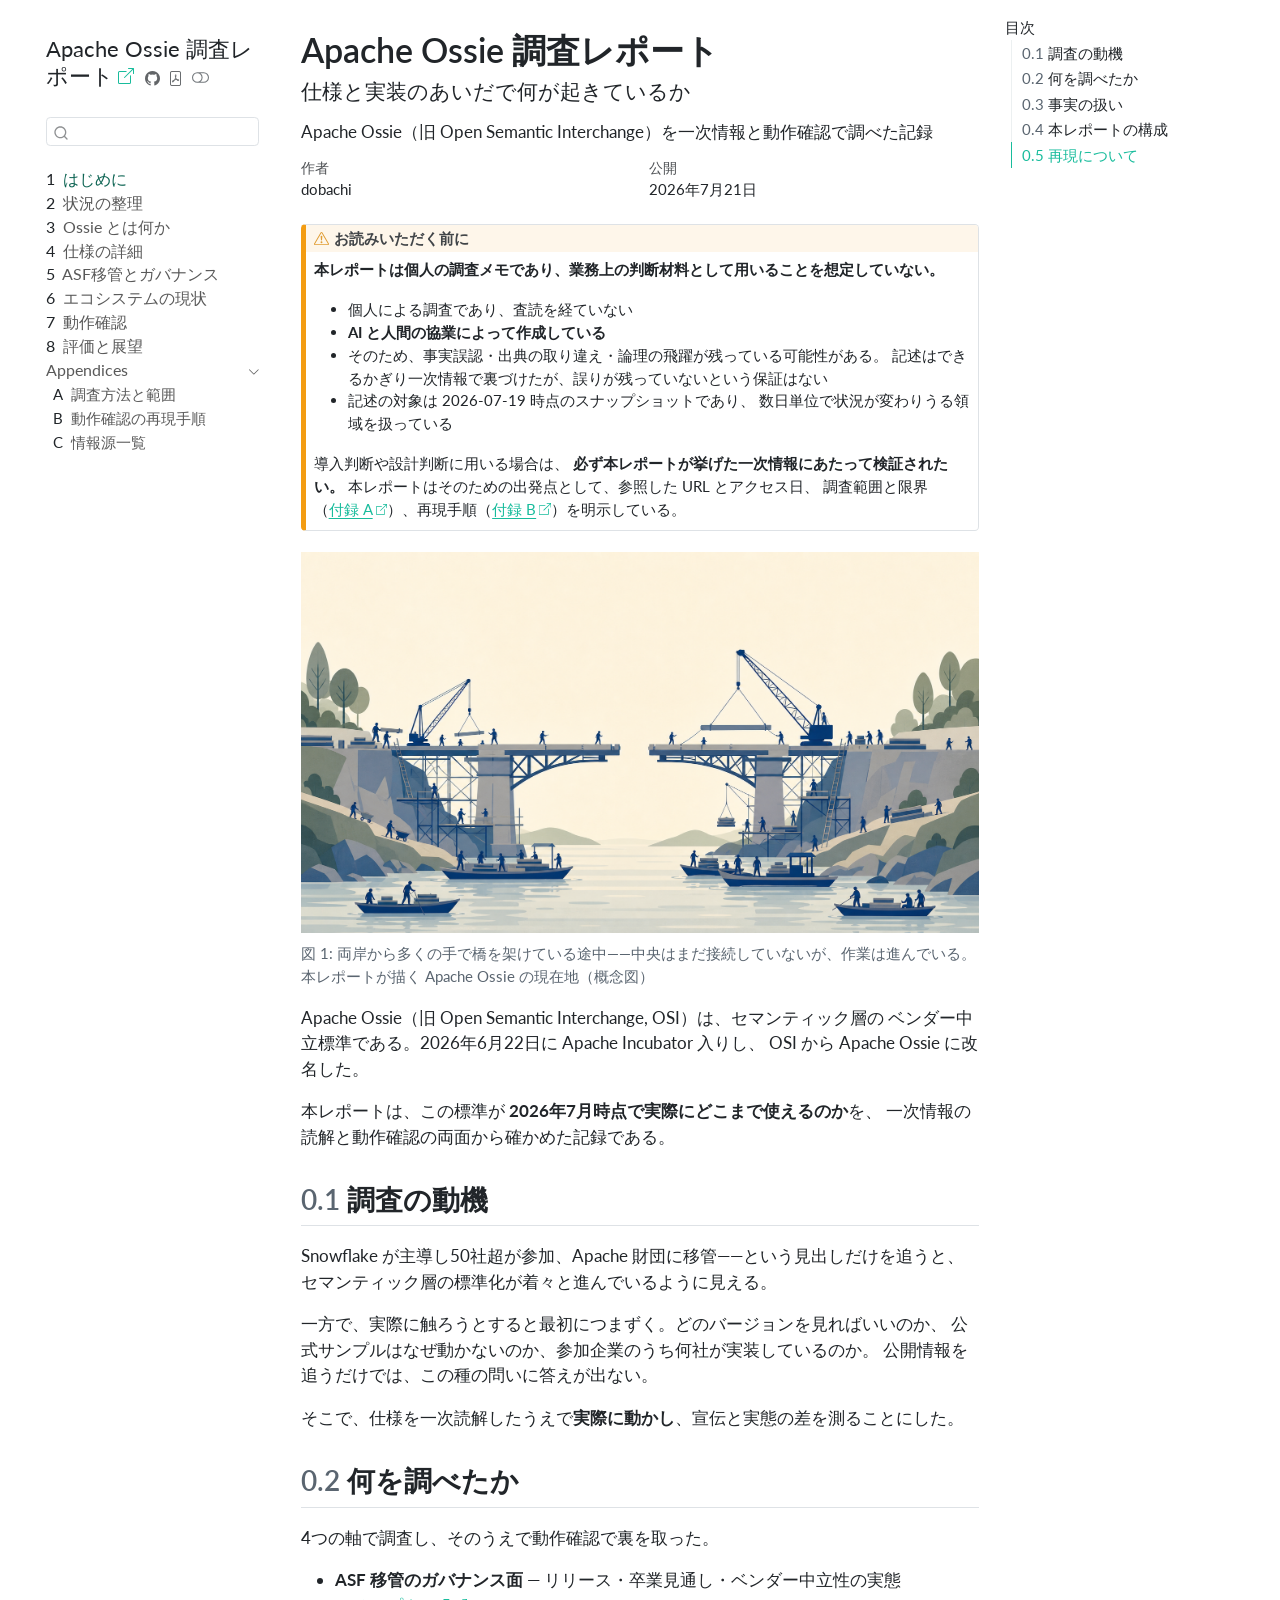
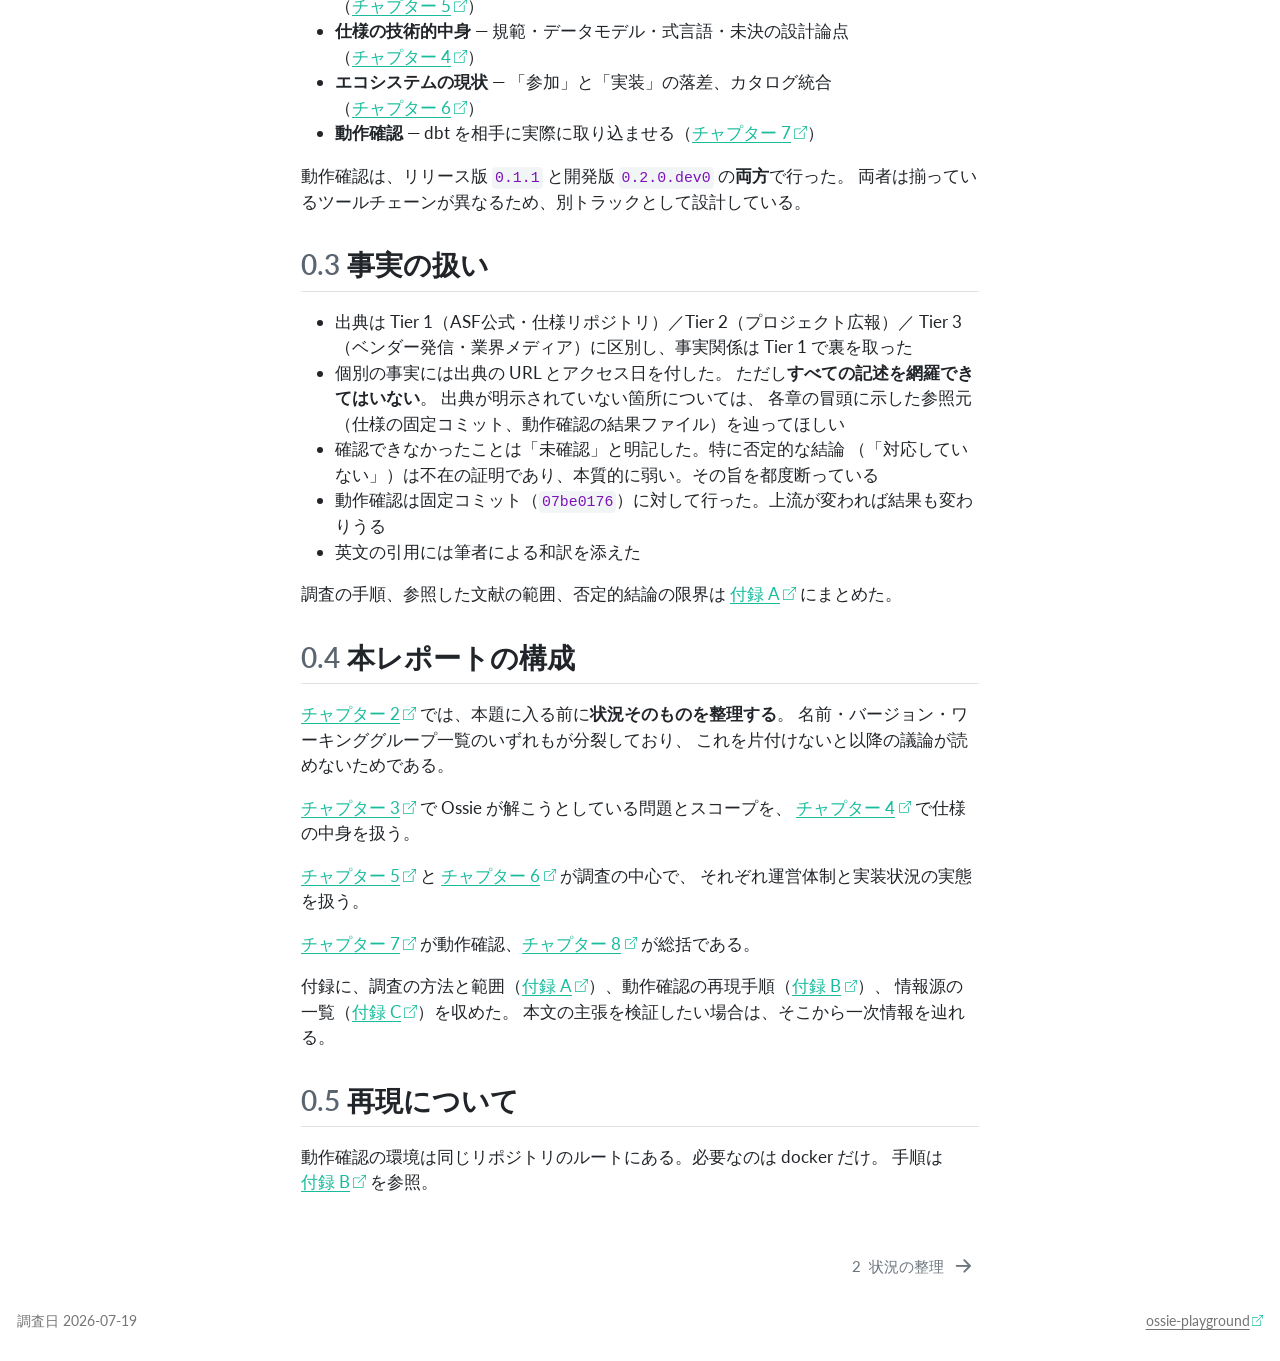
<file: index.html>
<!DOCTYPE html>
<html xmlns="http://www.w3.org/1999/xhtml" lang="ja" xml:lang="ja"><head>

<meta charset="utf-8">
<meta name="generator" content="quarto-1.10.18">

<meta name="viewport" content="width=device-width, initial-scale=1.0, user-scalable=yes">

<meta name="author" content="dobachi">
<meta name="description" content="Apache Ossie（旧 Open Semantic Interchange）を一次情報と動作確認で調べた記録">

<title>Apache Ossie 調査レポート</title>
<style>
/* Default styles provided by pandoc.
** See https://pandoc.org/MANUAL.html#variables-for-html for config info.
*/
span.smallcaps{font-variant: small-caps;}
div.columns{display: flex; gap: 1.5em;}
div.column{flex: auto;}
@media screen {
div.columns{gap: min(4vw, 1.5em);}
div.column{overflow-x: auto;}
}
div.hanging-indent{margin-left: 1.5em; text-indent: -1.5em;}
ul.task-list{list-style: none;}
ul.task-list li input[type="checkbox"] {
  width: 0.8em;
  margin: 0 0.8em 0.2em -1em; /* quarto-specific, see https://github.com/quarto-dev/quarto-cli/issues/4556 */ 
  vertical-align: middle;
}
</style>


<script src="site_libs/quarto-nav/quarto-nav.js"></script>
<script src="site_libs/quarto-nav/headroom.min.js"></script>
<script src="site_libs/clipboard/clipboard.min.js"></script>
<script src="site_libs/quarto-search/autocomplete.umd.js"></script>
<script src="site_libs/quarto-search/fuse.min.js"></script>
<script src="site_libs/quarto-search/quarto-search.js"></script>
<meta name="quarto:offset" content="./">
<link href="./chapters/01-situation.html" rel="next">
<script src="site_libs/quarto-html/quarto.js" type="module"></script>
<script src="site_libs/quarto-html/tabsets/tabsets.js" type="module"></script>
<script src="site_libs/quarto-html/popper.min.js"></script>
<script src="site_libs/quarto-html/tippy.umd.min.js"></script>
<script src="site_libs/quarto-html/anchor.min.js"></script>
<link href="site_libs/quarto-html/tippy.css" rel="stylesheet">
<link href="site_libs/quarto-html/quarto-syntax-highlighting-64a204ab8560d761af7679ceaba22944.css" rel="stylesheet" class="quarto-color-scheme" id="quarto-text-highlighting-styles">
<link href="site_libs/quarto-html/quarto-syntax-highlighting-dark-b85bc7c33db8c58e0ec93c3465666fed.css" rel="stylesheet" class="quarto-color-scheme quarto-color-alternate" id="quarto-text-highlighting-styles">
<link href="site_libs/quarto-html/quarto-syntax-highlighting-64a204ab8560d761af7679ceaba22944.css" rel="stylesheet" class="quarto-color-scheme-extra" id="quarto-text-highlighting-styles">
<script src="site_libs/bootstrap/bootstrap.min.js"></script>
<link href="site_libs/bootstrap/bootstrap-icons.css" rel="stylesheet">
<link href="site_libs/bootstrap/bootstrap-412f3d6cc93192f4c443a4276dde7190.min.css" rel="stylesheet" append-hash="true" class="quarto-color-scheme" id="quarto-bootstrap" data-mode="light">
<link href="site_libs/bootstrap/bootstrap-dark-27332f4fd0b2a56405d42df7c190b189.min.css" rel="stylesheet" append-hash="true" class="quarto-color-scheme quarto-color-alternate" id="quarto-bootstrap" data-mode="dark">
<link href="site_libs/bootstrap/bootstrap-412f3d6cc93192f4c443a4276dde7190.min.css" rel="stylesheet" append-hash="true" class="quarto-color-scheme-extra" id="quarto-bootstrap" data-mode="light">
<script id="quarto-search-options" type="application/json">{
  "location": "sidebar",
  "copy-button": false,
  "collapse-after": 3,
  "panel-placement": "start",
  "type": "textbox",
  "limit": 50,
  "keyboard-shortcut": [
    "f",
    "/",
    "s"
  ],
  "show-item-context": false,
  "language": {
    "search-no-results-text": "一致なし",
    "search-matching-documents-text": "一致した文書",
    "search-copy-link-title": "検索へのリンクをコピー",
    "search-hide-matches-text": "追加の検索結果を非表示",
    "search-more-match-text": "追加の検索結果",
    "search-more-matches-text": "追加の検索結果",
    "search-clear-button-title": "消去",
    "search-text-placeholder": "",
    "search-detached-cancel-button-title": "取消",
    "search-submit-button-title": "検索",
    "search-label": "サーチ"
  }
}</script>


</head>

<body class="nav-sidebar floating quarto-light"><script id="quarto-html-before-body" type="application/javascript">
    const toggleBodyColorMode = (bsSheetEl) => {
      const mode = bsSheetEl.getAttribute("data-mode");
      const bodyEl = window.document.querySelector("body");
      if (mode === "dark") {
        bodyEl.classList.add("quarto-dark");
        bodyEl.classList.remove("quarto-light");
      } else {
        bodyEl.classList.add("quarto-light");
        bodyEl.classList.remove("quarto-dark");
      }
    }
    const toggleBodyColorPrimary = () => {
      const bsSheetEl = window.document.querySelector("link#quarto-bootstrap:not([rel=disabled-stylesheet])");
      if (bsSheetEl) {
        toggleBodyColorMode(bsSheetEl);
      }
    }
    const setColorSchemeToggle = (alternate) => {
      const toggles = window.document.querySelectorAll('.quarto-color-scheme-toggle');
      for (let i=0; i < toggles.length; i++) {
        const toggle = toggles[i];
        if (toggle) {
          if (alternate) {
            toggle.classList.add("alternate");
          } else {
            toggle.classList.remove("alternate");
          }
        }
      }
    };
    const toggleColorMode = (alternate) => {
      // Switch the stylesheets
      const primaryStylesheets = window.document.querySelectorAll('link.quarto-color-scheme:not(.quarto-color-alternate)');
      const alternateStylesheets = window.document.querySelectorAll('link.quarto-color-scheme.quarto-color-alternate');
      manageTransitions('#quarto-margin-sidebar .nav-link', false);
      if (alternate) {
        // note: dark is layered on light, we don't disable primary!
        enableStylesheet(alternateStylesheets);
        for (const sheetNode of alternateStylesheets) {
          if (sheetNode.id === "quarto-bootstrap") {
            toggleBodyColorMode(sheetNode);
          }
        }
      } else {
        disableStylesheet(alternateStylesheets);
        enableStylesheet(primaryStylesheets)
        toggleBodyColorPrimary();
      }
      manageTransitions('#quarto-margin-sidebar .nav-link', true);
      // Switch the toggles
      setColorSchemeToggle(alternate)
      // Hack to workaround the fact that safari doesn't
      // properly recolor the scrollbar when toggling (#1455)
      if (navigator.userAgent.indexOf('Safari') > 0 && navigator.userAgent.indexOf('Chrome') == -1) {
        manageTransitions("body", false);
        window.scrollTo(0, 1);
        setTimeout(() => {
          window.scrollTo(0, 0);
          manageTransitions("body", true);
        }, 40);
      }
    }
    const disableStylesheet = (stylesheets) => {
      for (let i=0; i < stylesheets.length; i++) {
        const stylesheet = stylesheets[i];
        stylesheet.rel = 'disabled-stylesheet';
      }
    }
    const enableStylesheet = (stylesheets) => {
      for (let i=0; i < stylesheets.length; i++) {
        const stylesheet = stylesheets[i];
        if(stylesheet.rel !== 'stylesheet') { // for Chrome, which will still FOUC without this check
          stylesheet.rel = 'stylesheet';
        }
      }
    }
    const manageTransitions = (selector, allowTransitions) => {
      const els = window.document.querySelectorAll(selector);
      for (let i=0; i < els.length; i++) {
        const el = els[i];
        if (allowTransitions) {
          el.classList.remove('notransition');
        } else {
          el.classList.add('notransition');
        }
      }
    }
    const isFileUrl = () => {
      return window.location.protocol === 'file:';
    }
    const hasAlternateSentinel = () => {
      let styleSentinel = getColorSchemeSentinel();
      if (styleSentinel !== null) {
        return styleSentinel === "alternate";
      } else {
        return false;
      }
    }
    const setStyleSentinel = (alternate) => {
      const value = alternate ? "alternate" : "default";
      if (!isFileUrl()) {
        window.localStorage.setItem("quarto-color-scheme", value);
      } else {
        localAlternateSentinel = value;
      }
    }
    const getColorSchemeSentinel = () => {
      if (!isFileUrl()) {
        const storageValue = window.localStorage.getItem("quarto-color-scheme");
        return storageValue != null ? storageValue : localAlternateSentinel;
      } else {
        return localAlternateSentinel;
      }
    }
    const toggleGiscusIfUsed = (isAlternate, darkModeDefault) => {
      const baseTheme = document.querySelector('#giscus-base-theme')?.value ?? 'light';
      const alternateTheme = document.querySelector('#giscus-alt-theme')?.value ?? 'dark';
      let newTheme = '';
      if(authorPrefersDark) {
        newTheme = isAlternate ? baseTheme : alternateTheme;
      } else {
        newTheme = isAlternate ? alternateTheme : baseTheme;
      }
      const changeGiscusTheme = () => {
        // From: https://github.com/giscus/giscus/issues/336
        const sendMessage = (message) => {
          const iframe = document.querySelector('iframe.giscus-frame');
          if (!iframe) return;
          iframe.contentWindow.postMessage({ giscus: message }, 'https://giscus.app');
        }
        sendMessage({
          setConfig: {
            theme: newTheme
          }
        });
      }
      const isGiscussLoaded = window.document.querySelector('iframe.giscus-frame') !== null;
      if (isGiscussLoaded) {
        changeGiscusTheme();
      }
    };
    const authorPrefersDark = false;
    const darkModeDefault = authorPrefersDark;
      document.querySelector('link#quarto-text-highlighting-styles.quarto-color-scheme-extra').rel = 'disabled-stylesheet';
      document.querySelector('link#quarto-bootstrap.quarto-color-scheme-extra').rel = 'disabled-stylesheet';
    let localAlternateSentinel = darkModeDefault ? 'alternate' : 'default';
    // Dark / light mode switch
    window.quartoToggleColorScheme = () => {
      // Read the current dark / light value
      let toAlternate = !hasAlternateSentinel();
      toggleColorMode(toAlternate);
      setStyleSentinel(toAlternate);
      toggleGiscusIfUsed(toAlternate, darkModeDefault);
      window.dispatchEvent(new Event('resize'));
    };
    // Switch to dark mode if need be
    if (hasAlternateSentinel()) {
      toggleColorMode(true);
    } else {
      toggleColorMode(false);
    }
  </script>

<div id="quarto-search-results"></div>
  <header id="quarto-header" class="headroom fixed-top">
  <nav class="quarto-secondary-nav">
    <div class="container-fluid d-flex">
      <button type="button" class="quarto-btn-toggle btn" data-bs-toggle="collapse" role="button" data-bs-target=".quarto-sidebar-collapse-item" aria-controls="quarto-sidebar" aria-expanded="false" aria-label="サイドバーを切り替える" onclick="if (window.quartoToggleHeadroom) { window.quartoToggleHeadroom(); }">
        <i class="bi bi-layout-text-sidebar-reverse"></i>
      </button>
        <nav class="quarto-page-breadcrumbs" aria-label="breadcrumb"><ol class="breadcrumb"><li class="breadcrumb-item"><a href="./index.html"><span class="chapter-number">1</span>&nbsp; <span class="chapter-title">はじめに</span></a></li></ol></nav>
        <a class="flex-grow-1" role="navigation" data-bs-toggle="collapse" data-bs-target=".quarto-sidebar-collapse-item" aria-controls="quarto-sidebar" aria-expanded="false" aria-label="サイドバーを切り替える" onclick="if (window.quartoToggleHeadroom) { window.quartoToggleHeadroom(); }">      
        </a>
      <button type="button" class="btn quarto-search-button" aria-label="サーチ" onclick="window.quartoOpenSearch();">
        <i class="bi bi-search"></i>
      </button>
    </div>
  </nav>
</header>
<!-- content -->
<div id="quarto-content" class="quarto-container page-columns page-rows-contents page-layout-article">
<!-- sidebar -->
  <nav id="quarto-sidebar" class="sidebar collapse collapse-horizontal quarto-sidebar-collapse-item sidebar-navigation floating overflow-auto">
    <div class="pt-lg-2 mt-2 text-left sidebar-header">
    <div class="sidebar-title mb-0 py-0">
      <a href="./">Apache Ossie 調査レポート</a> 
        <div class="sidebar-tools-main tools-wide">
    <a href="https://github.com/dobachi/ossie-playground" title="Source Code" class="quarto-navigation-tool px-1" aria-label="Source Code"><i class="bi bi-github"></i></a>
    <a href="./apache-ossie-report-2026-07-21.pdf" title="Download PDF" class="quarto-navigation-tool px-1" aria-label="Download PDF"><i class="bi bi-file-pdf"></i></a>
  <a href="" class="quarto-color-scheme-toggle quarto-navigation-tool  px-1" onclick="window.quartoToggleColorScheme(); return false;" title="ダークモードの切り替え"><i class="bi"></i></a>
</div>
    </div>
      </div>
        <div class="mt-2 flex-shrink-0 align-items-center">
        <div class="sidebar-search">
        <div id="quarto-search" class="" title="サーチ"></div>
        </div>
        </div>
    <div class="sidebar-menu-container"> 
    <ul class="list-unstyled mt-1">
        <li class="sidebar-item">
  <div class="sidebar-item-container"> 
  <a href="./index.html" class="sidebar-item-text sidebar-link active">
 <span class="menu-text"><span class="chapter-number">1</span>&nbsp; <span class="chapter-title">はじめに</span></span></a>
  </div>
</li>
        <li class="sidebar-item">
  <div class="sidebar-item-container"> 
  <a href="./chapters/01-situation.html" class="sidebar-item-text sidebar-link">
 <span class="menu-text"><span class="chapter-number">2</span>&nbsp; <span class="chapter-title">状況の整理</span></span></a>
  </div>
</li>
        <li class="sidebar-item">
  <div class="sidebar-item-container"> 
  <a href="./chapters/02-what-is-ossie.html" class="sidebar-item-text sidebar-link">
 <span class="menu-text"><span class="chapter-number">3</span>&nbsp; <span class="chapter-title">Ossie とは何か</span></span></a>
  </div>
</li>
        <li class="sidebar-item">
  <div class="sidebar-item-container"> 
  <a href="./chapters/03-specification.html" class="sidebar-item-text sidebar-link">
 <span class="menu-text"><span class="chapter-number">4</span>&nbsp; <span class="chapter-title">仕様の詳細</span></span></a>
  </div>
</li>
        <li class="sidebar-item">
  <div class="sidebar-item-container"> 
  <a href="./chapters/04-governance.html" class="sidebar-item-text sidebar-link">
 <span class="menu-text"><span class="chapter-number">5</span>&nbsp; <span class="chapter-title">ASF移管とガバナンス</span></span></a>
  </div>
</li>
        <li class="sidebar-item">
  <div class="sidebar-item-container"> 
  <a href="./chapters/05-ecosystem.html" class="sidebar-item-text sidebar-link">
 <span class="menu-text"><span class="chapter-number">6</span>&nbsp; <span class="chapter-title">エコシステムの現状</span></span></a>
  </div>
</li>
        <li class="sidebar-item">
  <div class="sidebar-item-container"> 
  <a href="./chapters/06-verification.html" class="sidebar-item-text sidebar-link">
 <span class="menu-text"><span class="chapter-number">7</span>&nbsp; <span class="chapter-title">動作確認</span></span></a>
  </div>
</li>
        <li class="sidebar-item">
  <div class="sidebar-item-container"> 
  <a href="./chapters/07-assessment.html" class="sidebar-item-text sidebar-link">
 <span class="menu-text"><span class="chapter-number">8</span>&nbsp; <span class="chapter-title">評価と展望</span></span></a>
  </div>
</li>
        <li class="sidebar-item sidebar-item-section">
      <div class="sidebar-item-container"> 
            <a class="sidebar-item-text sidebar-link text-start" data-bs-toggle="collapse" data-bs-target="#quarto-sidebar-section-1" role="navigation" aria-expanded="true">
 <span class="menu-text">Appendices</span></a>
          <a class="sidebar-item-toggle text-start" data-bs-toggle="collapse" data-bs-target="#quarto-sidebar-section-1" role="navigation" aria-expanded="true" aria-label="セクションを切り替え">
            <i class="bi bi-chevron-right ms-2"></i>
          </a> 
      </div>
      <ul id="quarto-sidebar-section-1" class="collapse list-unstyled sidebar-section depth1 show">  
          <li class="sidebar-item">
  <div class="sidebar-item-container"> 
  <a href="./appendix/method.html" class="sidebar-item-text sidebar-link">
 <span class="menu-text"><span class="chapter-number">A</span>&nbsp; <span class="chapter-title">調査方法と範囲</span></span></a>
  </div>
</li>
          <li class="sidebar-item">
  <div class="sidebar-item-container"> 
  <a href="./appendix/reproduce.html" class="sidebar-item-text sidebar-link">
 <span class="menu-text"><span class="chapter-number">B</span>&nbsp; <span class="chapter-title">動作確認の再現手順</span></span></a>
  </div>
</li>
          <li class="sidebar-item">
  <div class="sidebar-item-container"> 
  <a href="./appendix/resources.html" class="sidebar-item-text sidebar-link">
 <span class="menu-text"><span class="chapter-number">C</span>&nbsp; <span class="chapter-title">情報源一覧</span></span></a>
  </div>
</li>
      </ul>
  </li>
    </ul>
    </div>
</nav>
<div id="quarto-sidebar-glass" class="quarto-sidebar-collapse-item" data-bs-toggle="collapse" data-bs-target=".quarto-sidebar-collapse-item"></div>
<!-- margin-sidebar -->
    <div id="quarto-margin-sidebar" class="sidebar margin-sidebar">
        <nav id="TOC" role="doc-toc" class="toc-active">
    <h2 id="toc-title">目次</h2>
   
  <ul>
  <li><a href="#調査の動機" id="toc-調査の動機" class="nav-link active" data-scroll-target="#調査の動機"><span class="header-section-number">0.1</span> 調査の動機</a></li>
  <li><a href="#何を調べたか" id="toc-何を調べたか" class="nav-link" data-scroll-target="#何を調べたか"><span class="header-section-number">0.2</span> 何を調べたか</a></li>
  <li><a href="#事実の扱い" id="toc-事実の扱い" class="nav-link" data-scroll-target="#事実の扱い"><span class="header-section-number">0.3</span> 事実の扱い</a></li>
  <li><a href="#本レポートの構成" id="toc-本レポートの構成" class="nav-link" data-scroll-target="#本レポートの構成"><span class="header-section-number">0.4</span> 本レポートの構成</a></li>
  <li><a href="#再現について" id="toc-再現について" class="nav-link" data-scroll-target="#再現について"><span class="header-section-number">0.5</span> 再現について</a></li>
  </ul>
</nav>
    </div>
<!-- main -->
<main class="content" id="quarto-document-content">


<header id="title-block-header" class="quarto-title-block default">
<div class="quarto-title">
<h1 class="title">Apache Ossie 調査レポート</h1>
<p class="subtitle lead">仕様と実装のあいだで何が起きているか</p>
</div>

<div>
  <div class="description">
    Apache Ossie（旧 Open Semantic Interchange）を一次情報と動作確認で調べた記録
  </div>
</div>


<div class="quarto-title-meta">

    <div>
    <div class="quarto-title-meta-heading">作者</div>
    <div class="quarto-title-meta-contents">
             <p>dobachi </p>
          </div>
  </div>
    
    <div>
    <div class="quarto-title-meta-heading">公開</div>
    <div class="quarto-title-meta-contents">
      <p class="date">2026年7月21日</p>
    </div>
  </div>
  
    
  </div>
  


</header>


<div class="callout callout-style-default callout-warning callout-titled">
<div class="callout-header d-flex align-content-center">
<div class="callout-icon-container">
<i class="callout-icon"></i>
</div>
<div class="callout-title-container flex-fill">
<span class="screen-reader-only">警告</span>お読みいただく前に
</div>
</div>
<div class="callout-body-container callout-body">
<p><strong>本レポートは個人の調査メモであり、業務上の判断材料として用いることを想定していない。</strong></p>
<ul>
<li>個人による調査であり、査読を経ていない</li>
<li><strong>AI と人間の協業によって作成している</strong></li>
<li>そのため、事実誤認・出典の取り違え・論理の飛躍が残っている可能性がある。 記述はできるかぎり一次情報で裏づけたが、誤りが残っていないという保証はない</li>
<li>記述の対象は 2026-07-19 時点のスナップショットであり、 数日単位で状況が変わりうる領域を扱っている</li>
</ul>
<p>導入判断や設計判断に用いる場合は、 <strong>必ず本レポートが挙げた一次情報にあたって検証されたい。</strong> 本レポートはそのための出発点として、参照した URL とアクセス日、 調査範囲と限界（<a href="appendix/method.html" class="quarto-xref"><span>付録 A</span></a>）、再現手順（<a href="appendix/reproduce.html" class="quarto-xref"><span>付録 B</span></a>）を明示している。</p>
</div>
</div>
<div id="fig-cover" class="quarto-float quarto-figure quarto-figure-center anchored">
<figure class="quarto-float quarto-float-fig figure">
<div aria-describedby="fig-cover-caption-0ceaefa1-69ba-4598-a22c-09a6ac19f8ca">
<img src="diagrams/gen-02-cover-unfinished-bridge.png" class="img-fluid figure-img">
</div>
<figcaption class="quarto-float-caption-bottom quarto-float-caption quarto-float-fig" id="fig-cover-caption-0ceaefa1-69ba-4598-a22c-09a6ac19f8ca">
図&nbsp;1: 両岸から多くの手で橋を架けている途中——中央はまだ接続していないが、作業は進んでいる。本レポートが描く Apache Ossie の現在地（概念図）
</figcaption>
</figure>
</div>
<p>Apache Ossie（旧 Open Semantic Interchange, OSI）は、セマンティック層の ベンダー中立標準である。2026年6月22日に Apache Incubator 入りし、 OSI から Apache Ossie に改名した。</p>
<p>本レポートは、この標準が <strong>2026年7月時点で実際にどこまで使えるのか</strong>を、 一次情報の読解と動作確認の両面から確かめた記録である。</p>
<section id="調査の動機" class="level2" data-number="0.1">
<h2 data-number="0.1" class="anchored" data-anchor-id="調査の動機"><span class="header-section-number">0.1</span> 調査の動機</h2>
<p>Snowflake が主導し50社超が参加、Apache 財団に移管——という見出しだけを追うと、 セマンティック層の標準化が着々と進んでいるように見える。</p>
<p>一方で、実際に触ろうとすると最初につまずく。どのバージョンを見ればいいのか、 公式サンプルはなぜ動かないのか、参加企業のうち何社が実装しているのか。 公開情報を追うだけでは、この種の問いに答えが出ない。</p>
<p>そこで、仕様を一次読解したうえで<strong>実際に動かし</strong>、宣伝と実態の差を測ることにした。</p>
</section>
<section id="何を調べたか" class="level2" data-number="0.2">
<h2 data-number="0.2" class="anchored" data-anchor-id="何を調べたか"><span class="header-section-number">0.2</span> 何を調べたか</h2>
<p>4つの軸で調査し、そのうえで動作確認で裏を取った。</p>
<ul>
<li><strong>ASF 移管のガバナンス面</strong> — リリース・卒業見通し・ベンダー中立性の実態（<a href="chapters/04-governance.html" class="quarto-xref"><span>チャプター 5</span></a>）</li>
<li><strong>仕様の技術的中身</strong> — 規範・データモデル・式言語・未決の設計論点（<a href="chapters/03-specification.html" class="quarto-xref"><span>チャプター 4</span></a>）</li>
<li><strong>エコシステムの現状</strong> — 「参加」と「実装」の落差、カタログ統合（<a href="chapters/05-ecosystem.html" class="quarto-xref"><span>チャプター 6</span></a>）</li>
<li><strong>動作確認</strong> — dbt を相手に実際に取り込ませる（<a href="chapters/06-verification.html" class="quarto-xref"><span>チャプター 7</span></a>）</li>
</ul>
<p>動作確認は、リリース版 <code>0.1.1</code> と開発版 <code>0.2.0.dev0</code> の<strong>両方</strong>で行った。 両者は揃っているツールチェーンが異なるため、別トラックとして設計している。</p>
</section>
<section id="事実の扱い" class="level2" data-number="0.3">
<h2 data-number="0.3" class="anchored" data-anchor-id="事実の扱い"><span class="header-section-number">0.3</span> 事実の扱い</h2>
<ul>
<li>出典は Tier 1（ASF公式・仕様リポジトリ）／Tier 2（プロジェクト広報）／ Tier 3（ベンダー発信・業界メディア）に区別し、事実関係は Tier 1 で裏を取った</li>
<li>個別の事実には出典の URL とアクセス日を付した。 ただし<strong>すべての記述を網羅できてはいない</strong>。 出典が明示されていない箇所については、 各章の冒頭に示した参照元（仕様の固定コミット、動作確認の結果ファイル）を辿ってほしい</li>
<li>確認できなかったことは「未確認」と明記した。特に否定的な結論 （「対応していない」）は不在の証明であり、本質的に弱い。その旨を都度断っている</li>
<li>動作確認は固定コミット（<code>07be0176</code>）に対して行った。上流が変われば結果も変わりうる</li>
<li>英文の引用には筆者による和訳を添えた</li>
</ul>
<p>調査の手順、参照した文献の範囲、否定的結論の限界は <a href="appendix/method.html" class="quarto-xref"><span>付録 A</span></a> にまとめた。</p>
</section>
<section id="本レポートの構成" class="level2" data-number="0.4">
<h2 data-number="0.4" class="anchored" data-anchor-id="本レポートの構成"><span class="header-section-number">0.4</span> 本レポートの構成</h2>
<p><a href="chapters/01-situation.html" class="quarto-xref"><span>チャプター 2</span></a> では、本題に入る前に<strong>状況そのものを整理する</strong>。 名前・バージョン・ワーキンググループ一覧のいずれもが分裂しており、 これを片付けないと以降の議論が読めないためである。</p>
<p><a href="chapters/02-what-is-ossie.html" class="quarto-xref"><span>チャプター 3</span></a> で Ossie が解こうとしている問題とスコープを、 <a href="chapters/03-specification.html" class="quarto-xref"><span>チャプター 4</span></a> で仕様の中身を扱う。</p>
<p><a href="chapters/04-governance.html" class="quarto-xref"><span>チャプター 5</span></a> と <a href="chapters/05-ecosystem.html" class="quarto-xref"><span>チャプター 6</span></a> が調査の中心で、 それぞれ運営体制と実装状況の実態を扱う。</p>
<p><a href="chapters/06-verification.html" class="quarto-xref"><span>チャプター 7</span></a> が動作確認、<a href="chapters/07-assessment.html" class="quarto-xref"><span>チャプター 8</span></a> が総括である。</p>
<p>付録に、調査の方法と範囲（<a href="appendix/method.html" class="quarto-xref"><span>付録 A</span></a>）、動作確認の再現手順（<a href="appendix/reproduce.html" class="quarto-xref"><span>付録 B</span></a>）、 情報源の一覧（<a href="appendix/resources.html" class="quarto-xref"><span>付録 C</span></a>）を収めた。 本文の主張を検証したい場合は、そこから一次情報を辿れる。</p>
</section>
<section id="再現について" class="level2" data-number="0.5">
<h2 data-number="0.5" class="anchored" data-anchor-id="再現について"><span class="header-section-number">0.5</span> 再現について</h2>
<p>動作確認の環境は同じリポジトリのルートにある。必要なのは docker だけ。 手順は <a href="appendix/reproduce.html" class="quarto-xref"><span>付録 B</span></a> を参照。</p>


</section>

</main> <!-- /main -->
<script id="quarto-html-after-body" type="application/javascript">
  window.document.addEventListener("DOMContentLoaded", function (event) {
    // Ensure there is a toggle, if there isn't float one in the top right
    if (window.document.querySelector('.quarto-color-scheme-toggle') === null) {
      const a = window.document.createElement('a');
      a.classList.add('top-right');
      a.classList.add('quarto-color-scheme-toggle');
      a.href = "";
      a.onclick = function() { try { window.quartoToggleColorScheme(); } catch {} return false; };
      const i = window.document.createElement("i");
      i.classList.add('bi');
      a.appendChild(i);
      window.document.body.appendChild(a);
    }
    setColorSchemeToggle(hasAlternateSentinel())
    const icon = "";
    const anchorJS = new window.AnchorJS();
    anchorJS.options = {
      placement: 'right',
      icon: icon
    };
    anchorJS.add('.anchored');
    const isCodeAnnotation = (el) => {
      for (const clz of el.classList) {
        if (clz.startsWith('code-annotation-')) {                     
          return true;
        }
      }
      return false;
    }
    const onCopySuccess = function(e) {
      // button target
      const button = e.trigger;
      // don't keep focus
      button.blur();
      // flash "checked"
      button.classList.add('code-copy-button-checked');
      var currentTitle = button.getAttribute("title");
      button.setAttribute("title", "コピーしました");
      let tooltip;
      if (window.bootstrap) {
        button.setAttribute("data-bs-toggle", "tooltip");
        button.setAttribute("data-bs-placement", "left");
        button.setAttribute("data-bs-title", "コピーしました");
        tooltip = new bootstrap.Tooltip(button, 
          { trigger: "manual", 
            customClass: "code-copy-button-tooltip",
            offset: [0, -8]});
        tooltip.show();    
      }
      setTimeout(function() {
        if (tooltip) {
          tooltip.hide();
          button.removeAttribute("data-bs-title");
          button.removeAttribute("data-bs-toggle");
          button.removeAttribute("data-bs-placement");
        }
        button.setAttribute("title", currentTitle);
        button.classList.remove('code-copy-button-checked');
      }, 1000);
      // clear code selection
      e.clearSelection();
    }
    const getTextToCopy = function(trigger) {
      const outerScaffold = trigger.parentElement.cloneNode(true);
      const codeEl = outerScaffold.querySelector('code');
      for (const childEl of codeEl.children) {
        if (isCodeAnnotation(childEl)) {
          childEl.remove();
        }
      }
      return codeEl.innerText;
    }
    const clipboard = new window.ClipboardJS('.code-copy-button:not([data-in-quarto-modal])', {
      text: getTextToCopy
    });
    clipboard.on('success', onCopySuccess);
    if (window.document.getElementById('quarto-embedded-source-code-modal')) {
      const clipboardModal = new window.ClipboardJS('.code-copy-button[data-in-quarto-modal]', {
        text: getTextToCopy,
        container: window.document.getElementById('quarto-embedded-source-code-modal')
      });
      clipboardModal.on('success', onCopySuccess);
    }
      var localhostRegex = new RegExp(/^(?:http|https):\/\/localhost\:?[0-9]*\//);
      var mailtoRegex = new RegExp(/^mailto:/);
        var filterRegex = new RegExp("https:\/\/dobachi\.github\.io\/ossie-playground\/");
      var isInternal = (href) => {
          return filterRegex.test(href) || localhostRegex.test(href) || mailtoRegex.test(href);
      }
      // Inspect non-navigation links and adorn them if external
     var links = window.document.querySelectorAll('a[href]:not(.nav-link):not(.navbar-brand):not(.toc-action):not(.sidebar-link):not(.sidebar-item-toggle):not(.pagination-link):not(.no-external):not([aria-hidden]):not(.dropdown-item):not(.quarto-navigation-tool):not(.about-link)');
      for (var i=0; i<links.length; i++) {
        const link = links[i];
        if (!isInternal(link.href)) {
          // undo the damage that might have been done by quarto-nav.js in the case of
          // links that we want to consider external
          if (link.dataset.originalHref !== undefined) {
            link.href = link.dataset.originalHref;
          }
            // target, if specified
            link.setAttribute("target", "_blank");
            if (link.getAttribute("rel") === null) {
              link.setAttribute("rel", "noopener");
            }
            // default icon
            link.classList.add("external");
        }
      }
    function tippyHover(el, contentFn, onTriggerFn, onUntriggerFn) {
      const config = {
        allowHTML: true,
        maxWidth: 500,
        delay: 100,
        arrow: false,
        appendTo: function(el) {
            return el.parentElement;
        },
        interactive: true,
        interactiveBorder: 10,
        theme: 'quarto',
        placement: 'bottom-start',
      };
      if (contentFn) {
        config.content = contentFn;
      }
      if (onTriggerFn) {
        config.onTrigger = onTriggerFn;
      }
      if (onUntriggerFn) {
        config.onUntrigger = onUntriggerFn;
      }
      window.tippy(el, config); 
    }
    const noterefs = window.document.querySelectorAll('a[role="doc-noteref"]');
    for (var i=0; i<noterefs.length; i++) {
      const ref = noterefs[i];
      tippyHover(ref, function() {
        // use id or data attribute instead here
        let href = ref.getAttribute('data-footnote-href') || ref.getAttribute('href');
        try { href = new URL(href).hash; } catch {}
        const id = href.replace(/^#\/?/, "");
        const note = window.document.getElementById(id);
        if (note) {
          return note.innerHTML;
        } else {
          return "";
        }
      });
    }
    const xrefs = window.document.querySelectorAll('a.quarto-xref');
    const processXRef = (id, note) => {
      // Strip column container classes
      const stripColumnClz = (el) => {
        el.classList.remove("page-full", "page-columns");
        if (el.children) {
          for (const child of el.children) {
            stripColumnClz(child);
          }
        }
      }
      stripColumnClz(note)
      if (id === null || id.startsWith('sec-')) {
        // Special case sections, only their first couple elements
        const container = document.createElement("div");
        if (note.children && note.children.length > 2) {
          container.appendChild(note.children[0].cloneNode(true));
          for (let i = 1; i < note.children.length; i++) {
            const child = note.children[i];
            if (child.tagName === "P" && child.innerText === "") {
              continue;
            } else {
              container.appendChild(child.cloneNode(true));
              break;
            }
          }
          if (window.Quarto?.typesetMath) {
            window.Quarto.typesetMath(container);
          }
          return container.innerHTML
        } else {
          if (window.Quarto?.typesetMath) {
            window.Quarto.typesetMath(note);
          }
          return note.innerHTML;
        }
      } else {
        // Remove any anchor links if they are present
        const anchorLink = note.querySelector('a.anchorjs-link');
        if (anchorLink) {
          anchorLink.remove();
        }
        if (window.Quarto?.typesetMath) {
          window.Quarto.typesetMath(note);
        }
        if (note.classList.contains("callout")) {
          return note.outerHTML;
        } else {
          return note.innerHTML;
        }
      }
    }
    for (var i=0; i<xrefs.length; i++) {
      const xref = xrefs[i];
      tippyHover(xref, undefined, function(instance) {
        instance.disable();
        let url = xref.getAttribute('href');
        let hash = undefined; 
        if (url.startsWith('#')) {
          hash = url;
        } else {
          try { hash = new URL(url).hash; } catch {}
        }
        if (hash) {
          const id = hash.replace(/^#\/?/, "");
          const note = window.document.getElementById(id);
          if (note !== null) {
            try {
              const html = processXRef(id, note.cloneNode(true));
              instance.setContent(html);
            } finally {
              instance.enable();
              instance.show();
            }
          } else {
            // See if we can fetch this
            fetch(url.split('#')[0])
            .then(res => res.text())
            .then(html => {
              const parser = new DOMParser();
              const htmlDoc = parser.parseFromString(html, "text/html");
              const note = htmlDoc.getElementById(id);
              if (note !== null) {
                const html = processXRef(id, note);
                instance.setContent(html);
              } 
            }).finally(() => {
              instance.enable();
              instance.show();
            });
          }
        } else {
          // See if we can fetch a full url (with no hash to target)
          // This is a special case and we should probably do some content thinning / targeting
          fetch(url)
          .then(res => res.text())
          .then(html => {
            const parser = new DOMParser();
            const htmlDoc = parser.parseFromString(html, "text/html");
            const note = htmlDoc.querySelector('main.content');
            if (note !== null) {
              // This should only happen for chapter cross references
              // (since there is no id in the URL)
              // remove the first header
              if (note.children.length > 0 && note.children[0].tagName === "HEADER") {
                note.children[0].remove();
              }
              const html = processXRef(null, note);
              instance.setContent(html);
            } 
          }).finally(() => {
            instance.enable();
            instance.show();
          });
        }
      }, function(instance) {
      });
    }
        let selectedAnnoteEl;
        const selectorForAnnotation = ( cell, annotation) => {
          let cellAttr = 'data-code-cell="' + cell + '"';
          let lineAttr = 'data-code-annotation="' +  annotation + '"';
          const selector = 'span[' + cellAttr + '][' + lineAttr + ']';
          return selector;
        }
        const selectCodeLines = (annoteEl) => {
          const doc = window.document;
          const targetCell = annoteEl.getAttribute("data-target-cell");
          const targetAnnotation = annoteEl.getAttribute("data-target-annotation");
          const annoteSpan = window.document.querySelector(selectorForAnnotation(targetCell, targetAnnotation));
          const lines = annoteSpan.getAttribute("data-code-lines").split(",");
          const lineIds = lines.map((line) => {
            return targetCell + "-" + line;
          })
          let top = null;
          let height = null;
          let parent = null;
          if (lineIds.length > 0) {
              //compute the position of the single el (top and bottom and make a div)
              const el = window.document.getElementById(lineIds[0]);
              top = el.offsetTop;
              height = el.offsetHeight;
              parent = el.parentElement.parentElement;
            if (lineIds.length > 1) {
              const lastEl = window.document.getElementById(lineIds[lineIds.length - 1]);
              const bottom = lastEl.offsetTop + lastEl.offsetHeight;
              height = bottom - top;
            }
            if (top !== null && height !== null && parent !== null) {
              // cook up a div (if necessary) and position it 
              let div = window.document.getElementById("code-annotation-line-highlight");
              if (div === null) {
                div = window.document.createElement("div");
                div.setAttribute("id", "code-annotation-line-highlight");
                div.style.position = 'absolute';
                parent.appendChild(div);
              }
              div.style.top = top - 2 + "px";
              div.style.height = height + 4 + "px";
              div.style.left = 0;
              let gutterDiv = window.document.getElementById("code-annotation-line-highlight-gutter");
              if (gutterDiv === null) {
                gutterDiv = window.document.createElement("div");
                gutterDiv.setAttribute("id", "code-annotation-line-highlight-gutter");
                gutterDiv.style.position = 'absolute';
                const codeCell = window.document.getElementById(targetCell);
                const gutter = codeCell.querySelector('.code-annotation-gutter');
                gutter.appendChild(gutterDiv);
              }
              gutterDiv.style.top = top - 2 + "px";
              gutterDiv.style.height = height + 4 + "px";
            }
            selectedAnnoteEl = annoteEl;
          }
        };
        const unselectCodeLines = () => {
          const elementsIds = ["code-annotation-line-highlight", "code-annotation-line-highlight-gutter"];
          elementsIds.forEach((elId) => {
            const div = window.document.getElementById(elId);
            if (div) {
              div.remove();
            }
          });
          selectedAnnoteEl = undefined;
        };
          // Handle positioning of the toggle
      window.addEventListener(
        "resize",
        throttle(() => {
          elRect = undefined;
          if (selectedAnnoteEl) {
            selectCodeLines(selectedAnnoteEl);
          }
        }, 10)
      );
      function throttle(fn, ms) {
      let throttle = false;
      let timer;
        return (...args) => {
          if(!throttle) { // first call gets through
              fn.apply(this, args);
              throttle = true;
          } else { // all the others get throttled
              if(timer) clearTimeout(timer); // cancel #2
              timer = setTimeout(() => {
                fn.apply(this, args);
                timer = throttle = false;
              }, ms);
          }
        };
      }
        // Attach click handler to the DT
        const annoteDls = window.document.querySelectorAll('dt[data-target-cell]');
        for (const annoteDlNode of annoteDls) {
          annoteDlNode.addEventListener('click', (event) => {
            const clickedEl = event.target;
            if (clickedEl !== selectedAnnoteEl) {
              unselectCodeLines();
              const activeEl = window.document.querySelector('dt[data-target-cell].code-annotation-active');
              if (activeEl) {
                activeEl.classList.remove('code-annotation-active');
              }
              selectCodeLines(clickedEl);
              clickedEl.classList.add('code-annotation-active');
            } else {
              // Unselect the line
              unselectCodeLines();
              clickedEl.classList.remove('code-annotation-active');
            }
          });
        }
    const findCites = (el) => {
      const parentEl = el.parentElement;
      if (parentEl) {
        const cites = parentEl.dataset.cites;
        if (cites) {
          return {
            el,
            cites: cites.split(' ')
          };
        } else {
          return findCites(el.parentElement)
        }
      } else {
        return undefined;
      }
    };
    var bibliorefs = window.document.querySelectorAll('a[role="doc-biblioref"]');
    for (var i=0; i<bibliorefs.length; i++) {
      const ref = bibliorefs[i];
      const citeInfo = findCites(ref);
      if (citeInfo) {
        tippyHover(citeInfo.el, function() {
          var popup = window.document.createElement('div');
          citeInfo.cites.forEach(function(cite) {
            var citeDiv = window.document.createElement('div');
            citeDiv.classList.add('hanging-indent');
            citeDiv.classList.add('csl-entry');
            var biblioDiv = window.document.getElementById('ref-' + cite);
            if (biblioDiv) {
              citeDiv.innerHTML = biblioDiv.innerHTML;
            }
            popup.appendChild(citeDiv);
          });
          return popup.innerHTML;
        });
      }
    }
  });
  </script>
<nav class="page-navigation">
  <div class="nav-page nav-page-previous">
  </div>
  <div class="nav-page nav-page-next">
      <a href="./chapters/01-situation.html" class="pagination-link" aria-label="状況の整理">
        <span class="nav-page-text"><span class="chapter-number">2</span>&nbsp; <span class="chapter-title">状況の整理</span></span> <i class="bi bi-arrow-right-short"></i>
      </a>
  </div>
</nav>
</div> <!-- /content -->
<footer class="footer">
  <div class="nav-footer">
    <div class="nav-footer-left">
<p>調査日 2026-07-19</p>
</div>   
    <div class="nav-footer-center">
      &nbsp;
    </div>
    <div class="nav-footer-right">
<p><a href="https://github.com/dobachi/ossie-playground">ossie-playground</a></p>
</div>
  </div>
</footer>




</body></html>
</file>
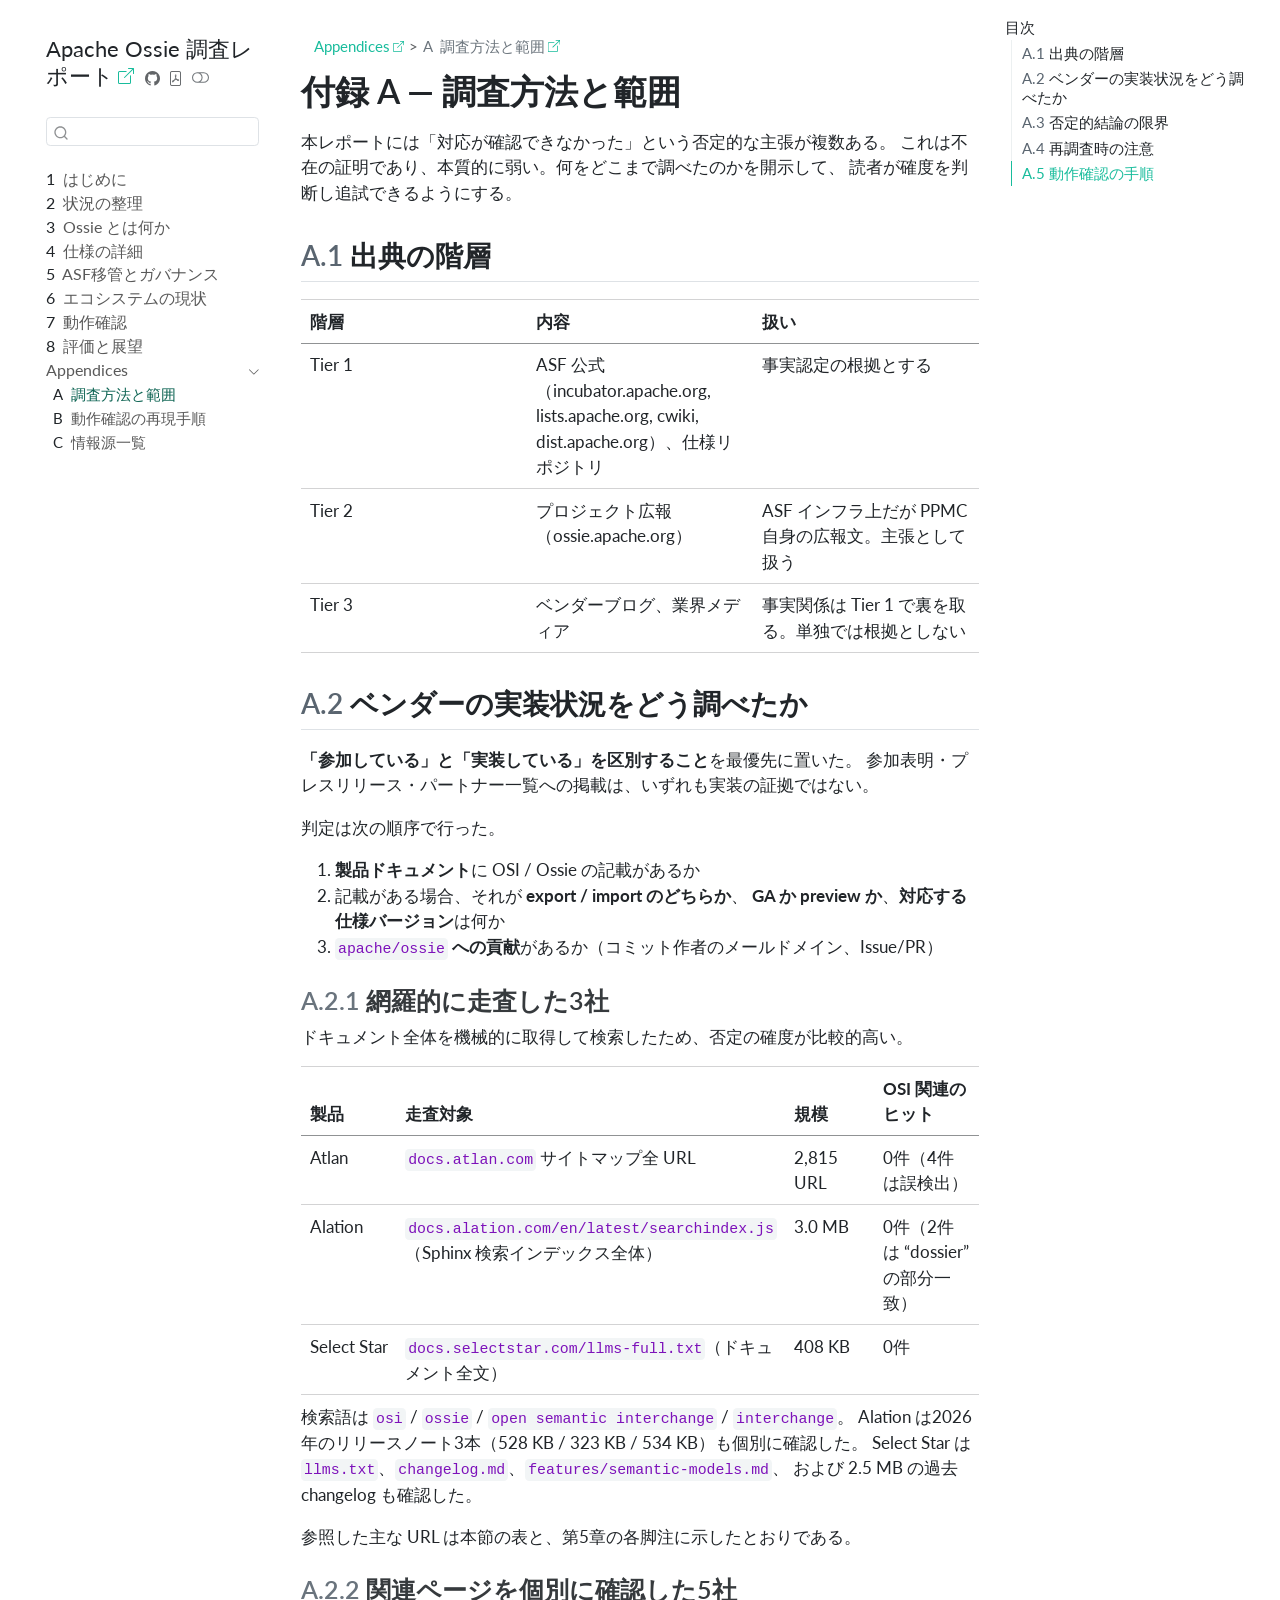
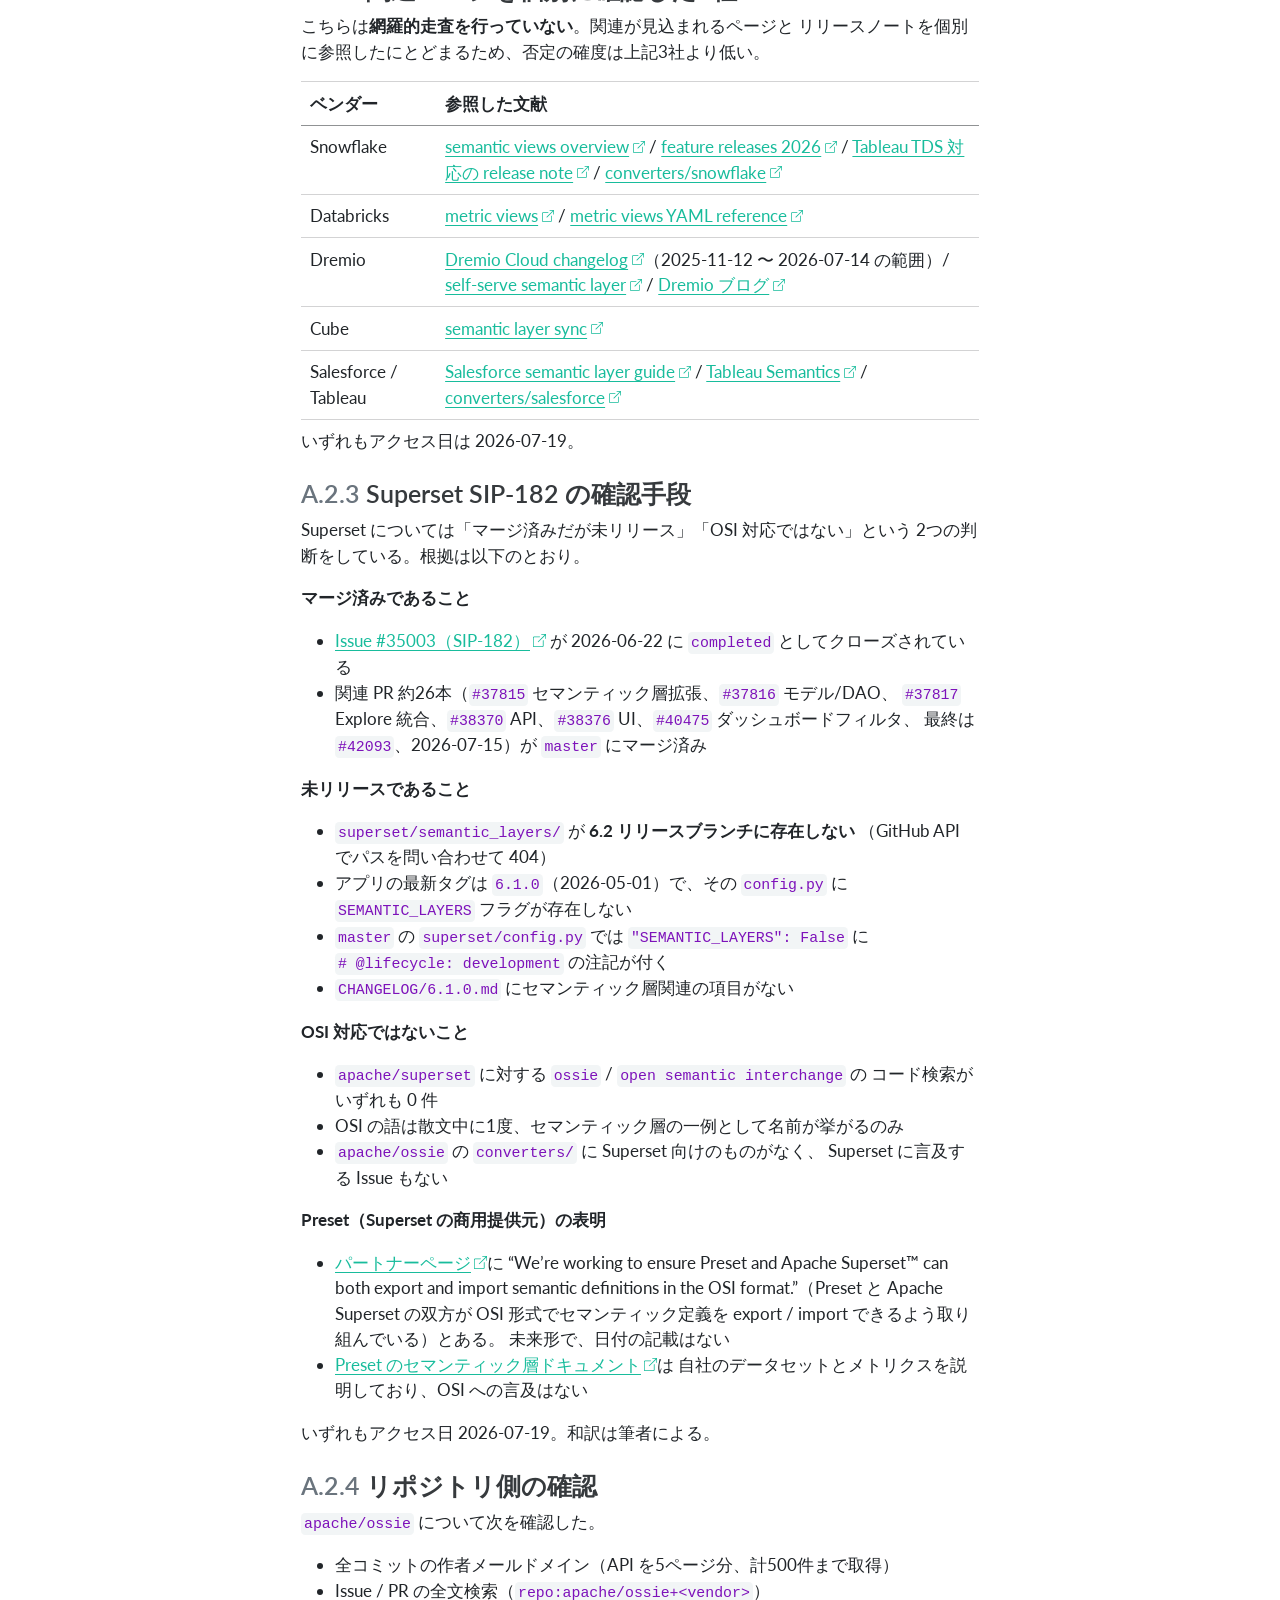
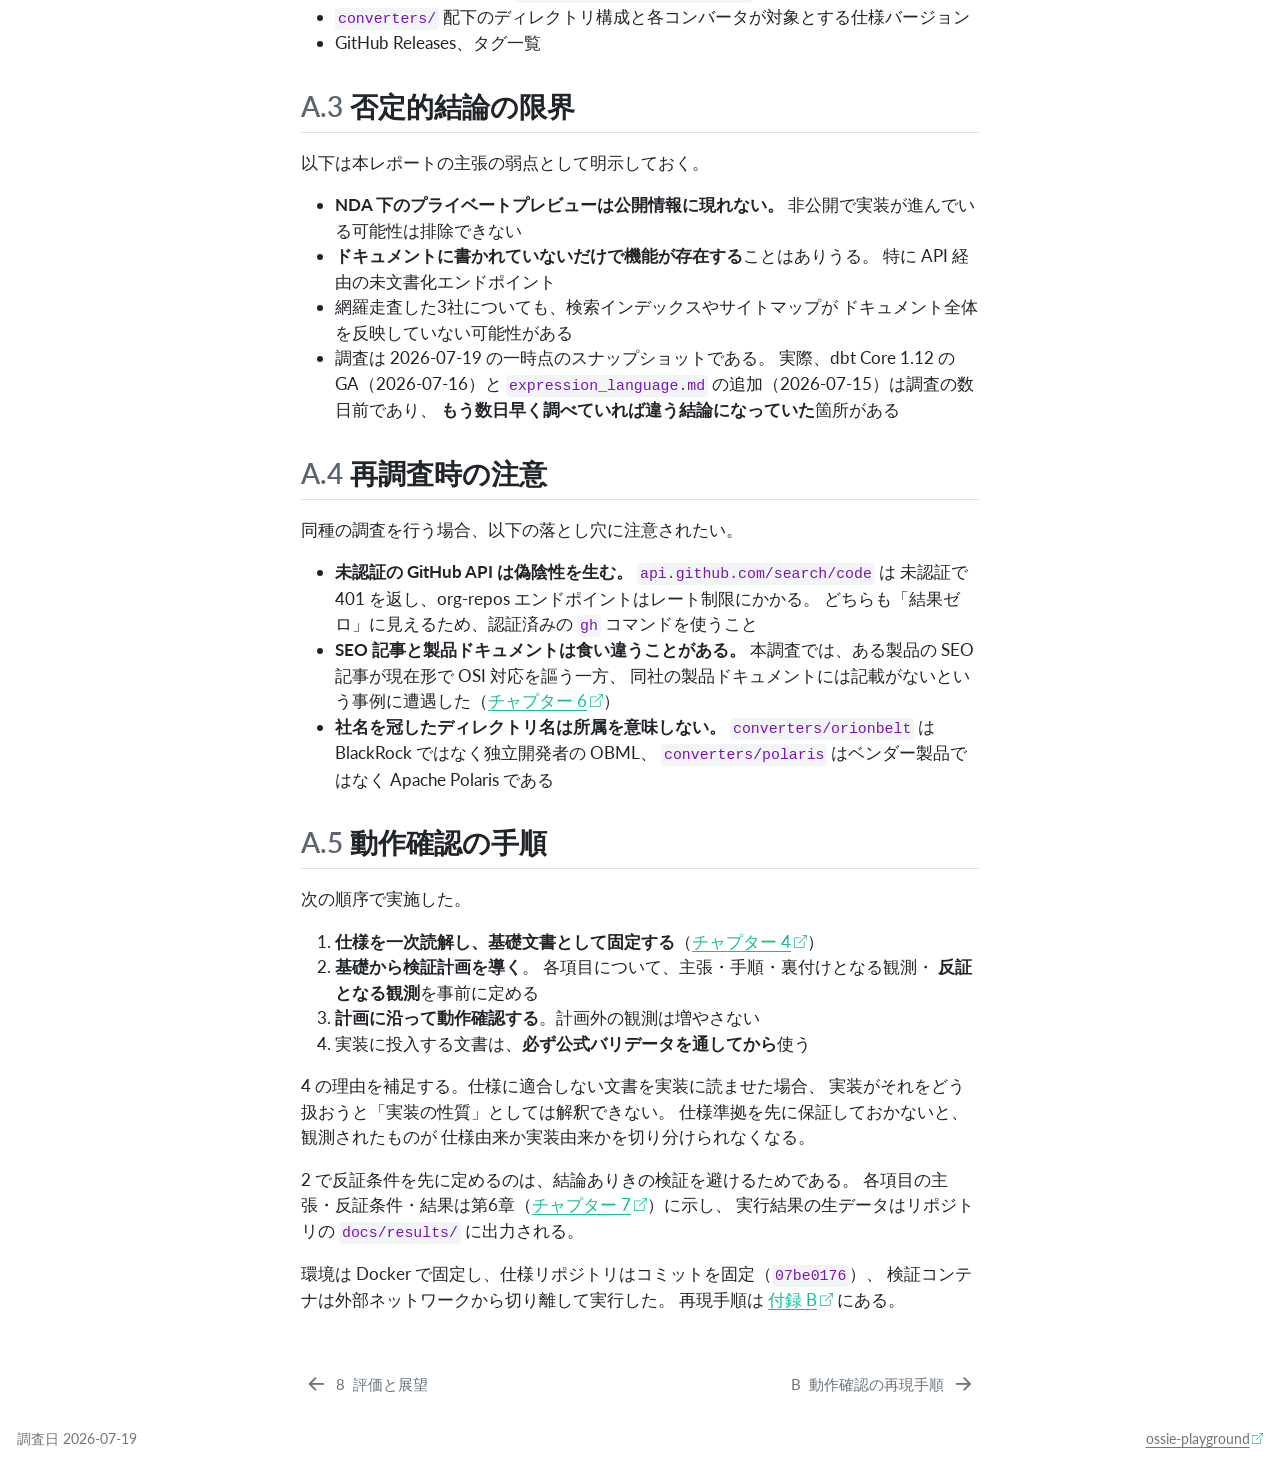
<file: appendix/method.html>
<!DOCTYPE html>
<html xmlns="http://www.w3.org/1999/xhtml" lang="ja" xml:lang="ja"><head>

<meta charset="utf-8">
<meta name="generator" content="quarto-1.10.18">

<meta name="viewport" content="width=device-width, initial-scale=1.0, user-scalable=yes">

<meta name="description" content="Apache Ossie（旧 Open Semantic Interchange）を一次情報と動作確認で調べた記録">

<title>付録 A — 調査方法と範囲 – Apache Ossie 調査レポート</title>
<style>
/* Default styles provided by pandoc.
** See https://pandoc.org/MANUAL.html#variables-for-html for config info.
*/
span.smallcaps{font-variant: small-caps;}
div.columns{display: flex; gap: 1.5em;}
div.column{flex: auto;}
@media screen {
div.columns{gap: min(4vw, 1.5em);}
div.column{overflow-x: auto;}
}
div.hanging-indent{margin-left: 1.5em; text-indent: -1.5em;}
ul.task-list{list-style: none;}
ul.task-list li input[type="checkbox"] {
  width: 0.8em;
  margin: 0 0.8em 0.2em -1em; /* quarto-specific, see https://github.com/quarto-dev/quarto-cli/issues/4556 */ 
  vertical-align: middle;
}
</style>


<script src="../site_libs/quarto-nav/quarto-nav.js"></script>
<script src="../site_libs/quarto-nav/headroom.min.js"></script>
<script src="../site_libs/clipboard/clipboard.min.js"></script>
<script src="../site_libs/quarto-search/autocomplete.umd.js"></script>
<script src="../site_libs/quarto-search/fuse.min.js"></script>
<script src="../site_libs/quarto-search/quarto-search.js"></script>
<meta name="quarto:offset" content="../">
<link href="../appendix/reproduce.html" rel="next">
<link href="../chapters/07-assessment.html" rel="prev">
<script src="../site_libs/quarto-html/quarto.js" type="module"></script>
<script src="../site_libs/quarto-html/tabsets/tabsets.js" type="module"></script>
<script src="../site_libs/quarto-html/popper.min.js"></script>
<script src="../site_libs/quarto-html/tippy.umd.min.js"></script>
<script src="../site_libs/quarto-html/anchor.min.js"></script>
<link href="../site_libs/quarto-html/tippy.css" rel="stylesheet">
<link href="../site_libs/quarto-html/quarto-syntax-highlighting-64a204ab8560d761af7679ceaba22944.css" rel="stylesheet" class="quarto-color-scheme" id="quarto-text-highlighting-styles">
<link href="../site_libs/quarto-html/quarto-syntax-highlighting-dark-b85bc7c33db8c58e0ec93c3465666fed.css" rel="stylesheet" class="quarto-color-scheme quarto-color-alternate" id="quarto-text-highlighting-styles">
<link href="../site_libs/quarto-html/quarto-syntax-highlighting-64a204ab8560d761af7679ceaba22944.css" rel="stylesheet" class="quarto-color-scheme-extra" id="quarto-text-highlighting-styles">
<script src="../site_libs/bootstrap/bootstrap.min.js"></script>
<link href="../site_libs/bootstrap/bootstrap-icons.css" rel="stylesheet">
<link href="../site_libs/bootstrap/bootstrap-412f3d6cc93192f4c443a4276dde7190.min.css" rel="stylesheet" append-hash="true" class="quarto-color-scheme" id="quarto-bootstrap" data-mode="light">
<link href="../site_libs/bootstrap/bootstrap-dark-27332f4fd0b2a56405d42df7c190b189.min.css" rel="stylesheet" append-hash="true" class="quarto-color-scheme quarto-color-alternate" id="quarto-bootstrap" data-mode="dark">
<link href="../site_libs/bootstrap/bootstrap-412f3d6cc93192f4c443a4276dde7190.min.css" rel="stylesheet" append-hash="true" class="quarto-color-scheme-extra" id="quarto-bootstrap" data-mode="light">
<script id="quarto-search-options" type="application/json">{
  "location": "sidebar",
  "copy-button": false,
  "collapse-after": 3,
  "panel-placement": "start",
  "type": "textbox",
  "limit": 50,
  "keyboard-shortcut": [
    "f",
    "/",
    "s"
  ],
  "show-item-context": false,
  "language": {
    "search-no-results-text": "一致なし",
    "search-matching-documents-text": "一致した文書",
    "search-copy-link-title": "検索へのリンクをコピー",
    "search-hide-matches-text": "追加の検索結果を非表示",
    "search-more-match-text": "追加の検索結果",
    "search-more-matches-text": "追加の検索結果",
    "search-clear-button-title": "消去",
    "search-text-placeholder": "",
    "search-detached-cancel-button-title": "取消",
    "search-submit-button-title": "検索",
    "search-label": "サーチ"
  }
}</script>


</head>

<body class="nav-sidebar floating quarto-light"><script id="quarto-html-before-body" type="application/javascript">
    const toggleBodyColorMode = (bsSheetEl) => {
      const mode = bsSheetEl.getAttribute("data-mode");
      const bodyEl = window.document.querySelector("body");
      if (mode === "dark") {
        bodyEl.classList.add("quarto-dark");
        bodyEl.classList.remove("quarto-light");
      } else {
        bodyEl.classList.add("quarto-light");
        bodyEl.classList.remove("quarto-dark");
      }
    }
    const toggleBodyColorPrimary = () => {
      const bsSheetEl = window.document.querySelector("link#quarto-bootstrap:not([rel=disabled-stylesheet])");
      if (bsSheetEl) {
        toggleBodyColorMode(bsSheetEl);
      }
    }
    const setColorSchemeToggle = (alternate) => {
      const toggles = window.document.querySelectorAll('.quarto-color-scheme-toggle');
      for (let i=0; i < toggles.length; i++) {
        const toggle = toggles[i];
        if (toggle) {
          if (alternate) {
            toggle.classList.add("alternate");
          } else {
            toggle.classList.remove("alternate");
          }
        }
      }
    };
    const toggleColorMode = (alternate) => {
      // Switch the stylesheets
      const primaryStylesheets = window.document.querySelectorAll('link.quarto-color-scheme:not(.quarto-color-alternate)');
      const alternateStylesheets = window.document.querySelectorAll('link.quarto-color-scheme.quarto-color-alternate');
      manageTransitions('#quarto-margin-sidebar .nav-link', false);
      if (alternate) {
        // note: dark is layered on light, we don't disable primary!
        enableStylesheet(alternateStylesheets);
        for (const sheetNode of alternateStylesheets) {
          if (sheetNode.id === "quarto-bootstrap") {
            toggleBodyColorMode(sheetNode);
          }
        }
      } else {
        disableStylesheet(alternateStylesheets);
        enableStylesheet(primaryStylesheets)
        toggleBodyColorPrimary();
      }
      manageTransitions('#quarto-margin-sidebar .nav-link', true);
      // Switch the toggles
      setColorSchemeToggle(alternate)
      // Hack to workaround the fact that safari doesn't
      // properly recolor the scrollbar when toggling (#1455)
      if (navigator.userAgent.indexOf('Safari') > 0 && navigator.userAgent.indexOf('Chrome') == -1) {
        manageTransitions("body", false);
        window.scrollTo(0, 1);
        setTimeout(() => {
          window.scrollTo(0, 0);
          manageTransitions("body", true);
        }, 40);
      }
    }
    const disableStylesheet = (stylesheets) => {
      for (let i=0; i < stylesheets.length; i++) {
        const stylesheet = stylesheets[i];
        stylesheet.rel = 'disabled-stylesheet';
      }
    }
    const enableStylesheet = (stylesheets) => {
      for (let i=0; i < stylesheets.length; i++) {
        const stylesheet = stylesheets[i];
        if(stylesheet.rel !== 'stylesheet') { // for Chrome, which will still FOUC without this check
          stylesheet.rel = 'stylesheet';
        }
      }
    }
    const manageTransitions = (selector, allowTransitions) => {
      const els = window.document.querySelectorAll(selector);
      for (let i=0; i < els.length; i++) {
        const el = els[i];
        if (allowTransitions) {
          el.classList.remove('notransition');
        } else {
          el.classList.add('notransition');
        }
      }
    }
    const isFileUrl = () => {
      return window.location.protocol === 'file:';
    }
    const hasAlternateSentinel = () => {
      let styleSentinel = getColorSchemeSentinel();
      if (styleSentinel !== null) {
        return styleSentinel === "alternate";
      } else {
        return false;
      }
    }
    const setStyleSentinel = (alternate) => {
      const value = alternate ? "alternate" : "default";
      if (!isFileUrl()) {
        window.localStorage.setItem("quarto-color-scheme", value);
      } else {
        localAlternateSentinel = value;
      }
    }
    const getColorSchemeSentinel = () => {
      if (!isFileUrl()) {
        const storageValue = window.localStorage.getItem("quarto-color-scheme");
        return storageValue != null ? storageValue : localAlternateSentinel;
      } else {
        return localAlternateSentinel;
      }
    }
    const toggleGiscusIfUsed = (isAlternate, darkModeDefault) => {
      const baseTheme = document.querySelector('#giscus-base-theme')?.value ?? 'light';
      const alternateTheme = document.querySelector('#giscus-alt-theme')?.value ?? 'dark';
      let newTheme = '';
      if(authorPrefersDark) {
        newTheme = isAlternate ? baseTheme : alternateTheme;
      } else {
        newTheme = isAlternate ? alternateTheme : baseTheme;
      }
      const changeGiscusTheme = () => {
        // From: https://github.com/giscus/giscus/issues/336
        const sendMessage = (message) => {
          const iframe = document.querySelector('iframe.giscus-frame');
          if (!iframe) return;
          iframe.contentWindow.postMessage({ giscus: message }, 'https://giscus.app');
        }
        sendMessage({
          setConfig: {
            theme: newTheme
          }
        });
      }
      const isGiscussLoaded = window.document.querySelector('iframe.giscus-frame') !== null;
      if (isGiscussLoaded) {
        changeGiscusTheme();
      }
    };
    const authorPrefersDark = false;
    const darkModeDefault = authorPrefersDark;
      document.querySelector('link#quarto-text-highlighting-styles.quarto-color-scheme-extra').rel = 'disabled-stylesheet';
      document.querySelector('link#quarto-bootstrap.quarto-color-scheme-extra').rel = 'disabled-stylesheet';
    let localAlternateSentinel = darkModeDefault ? 'alternate' : 'default';
    // Dark / light mode switch
    window.quartoToggleColorScheme = () => {
      // Read the current dark / light value
      let toAlternate = !hasAlternateSentinel();
      toggleColorMode(toAlternate);
      setStyleSentinel(toAlternate);
      toggleGiscusIfUsed(toAlternate, darkModeDefault);
      window.dispatchEvent(new Event('resize'));
    };
    // Switch to dark mode if need be
    if (hasAlternateSentinel()) {
      toggleColorMode(true);
    } else {
      toggleColorMode(false);
    }
  </script>

<div id="quarto-search-results"></div>
  <header id="quarto-header" class="headroom fixed-top">
  <nav class="quarto-secondary-nav">
    <div class="container-fluid d-flex">
      <button type="button" class="quarto-btn-toggle btn" data-bs-toggle="collapse" role="button" data-bs-target=".quarto-sidebar-collapse-item" aria-controls="quarto-sidebar" aria-expanded="false" aria-label="サイドバーを切り替える" onclick="if (window.quartoToggleHeadroom) { window.quartoToggleHeadroom(); }">
        <i class="bi bi-layout-text-sidebar-reverse"></i>
      </button>
        <nav class="quarto-page-breadcrumbs" aria-label="breadcrumb"><ol class="breadcrumb"><li class="breadcrumb-item"><a href="../appendix/method.html">Appendices</a></li><li class="breadcrumb-item"><a href="../appendix/method.html"><span class="chapter-number">A</span>&nbsp; <span class="chapter-title">調査方法と範囲</span></a></li></ol></nav>
        <a class="flex-grow-1" role="navigation" data-bs-toggle="collapse" data-bs-target=".quarto-sidebar-collapse-item" aria-controls="quarto-sidebar" aria-expanded="false" aria-label="サイドバーを切り替える" onclick="if (window.quartoToggleHeadroom) { window.quartoToggleHeadroom(); }">      
        </a>
      <button type="button" class="btn quarto-search-button" aria-label="サーチ" onclick="window.quartoOpenSearch();">
        <i class="bi bi-search"></i>
      </button>
    </div>
  </nav>
</header>
<!-- content -->
<div id="quarto-content" class="quarto-container page-columns page-rows-contents page-layout-article">
<!-- sidebar -->
  <nav id="quarto-sidebar" class="sidebar collapse collapse-horizontal quarto-sidebar-collapse-item sidebar-navigation floating overflow-auto">
    <div class="pt-lg-2 mt-2 text-left sidebar-header">
    <div class="sidebar-title mb-0 py-0">
      <a href="../">Apache Ossie 調査レポート</a> 
        <div class="sidebar-tools-main tools-wide">
    <a href="https://github.com/dobachi/ossie-playground" title="Source Code" class="quarto-navigation-tool px-1" aria-label="Source Code"><i class="bi bi-github"></i></a>
    <a href="../apache-ossie-report-2026-07-21.pdf" title="Download PDF" class="quarto-navigation-tool px-1" aria-label="Download PDF"><i class="bi bi-file-pdf"></i></a>
  <a href="" class="quarto-color-scheme-toggle quarto-navigation-tool  px-1" onclick="window.quartoToggleColorScheme(); return false;" title="ダークモードの切り替え"><i class="bi"></i></a>
</div>
    </div>
      </div>
        <div class="mt-2 flex-shrink-0 align-items-center">
        <div class="sidebar-search">
        <div id="quarto-search" class="" title="サーチ"></div>
        </div>
        </div>
    <div class="sidebar-menu-container"> 
    <ul class="list-unstyled mt-1">
        <li class="sidebar-item">
  <div class="sidebar-item-container"> 
  <a href="../index.html" class="sidebar-item-text sidebar-link">
 <span class="menu-text"><span class="chapter-number">1</span>&nbsp; <span class="chapter-title">はじめに</span></span></a>
  </div>
</li>
        <li class="sidebar-item">
  <div class="sidebar-item-container"> 
  <a href="../chapters/01-situation.html" class="sidebar-item-text sidebar-link">
 <span class="menu-text"><span class="chapter-number">2</span>&nbsp; <span class="chapter-title">状況の整理</span></span></a>
  </div>
</li>
        <li class="sidebar-item">
  <div class="sidebar-item-container"> 
  <a href="../chapters/02-what-is-ossie.html" class="sidebar-item-text sidebar-link">
 <span class="menu-text"><span class="chapter-number">3</span>&nbsp; <span class="chapter-title">Ossie とは何か</span></span></a>
  </div>
</li>
        <li class="sidebar-item">
  <div class="sidebar-item-container"> 
  <a href="../chapters/03-specification.html" class="sidebar-item-text sidebar-link">
 <span class="menu-text"><span class="chapter-number">4</span>&nbsp; <span class="chapter-title">仕様の詳細</span></span></a>
  </div>
</li>
        <li class="sidebar-item">
  <div class="sidebar-item-container"> 
  <a href="../chapters/04-governance.html" class="sidebar-item-text sidebar-link">
 <span class="menu-text"><span class="chapter-number">5</span>&nbsp; <span class="chapter-title">ASF移管とガバナンス</span></span></a>
  </div>
</li>
        <li class="sidebar-item">
  <div class="sidebar-item-container"> 
  <a href="../chapters/05-ecosystem.html" class="sidebar-item-text sidebar-link">
 <span class="menu-text"><span class="chapter-number">6</span>&nbsp; <span class="chapter-title">エコシステムの現状</span></span></a>
  </div>
</li>
        <li class="sidebar-item">
  <div class="sidebar-item-container"> 
  <a href="../chapters/06-verification.html" class="sidebar-item-text sidebar-link">
 <span class="menu-text"><span class="chapter-number">7</span>&nbsp; <span class="chapter-title">動作確認</span></span></a>
  </div>
</li>
        <li class="sidebar-item">
  <div class="sidebar-item-container"> 
  <a href="../chapters/07-assessment.html" class="sidebar-item-text sidebar-link">
 <span class="menu-text"><span class="chapter-number">8</span>&nbsp; <span class="chapter-title">評価と展望</span></span></a>
  </div>
</li>
        <li class="sidebar-item sidebar-item-section">
      <div class="sidebar-item-container"> 
            <a class="sidebar-item-text sidebar-link text-start" data-bs-toggle="collapse" data-bs-target="#quarto-sidebar-section-1" role="navigation" aria-expanded="true">
 <span class="menu-text">Appendices</span></a>
          <a class="sidebar-item-toggle text-start" data-bs-toggle="collapse" data-bs-target="#quarto-sidebar-section-1" role="navigation" aria-expanded="true" aria-label="セクションを切り替え">
            <i class="bi bi-chevron-right ms-2"></i>
          </a> 
      </div>
      <ul id="quarto-sidebar-section-1" class="collapse list-unstyled sidebar-section depth1 show">  
          <li class="sidebar-item">
  <div class="sidebar-item-container"> 
  <a href="../appendix/method.html" class="sidebar-item-text sidebar-link active">
 <span class="menu-text"><span class="chapter-number">A</span>&nbsp; <span class="chapter-title">調査方法と範囲</span></span></a>
  </div>
</li>
          <li class="sidebar-item">
  <div class="sidebar-item-container"> 
  <a href="../appendix/reproduce.html" class="sidebar-item-text sidebar-link">
 <span class="menu-text"><span class="chapter-number">B</span>&nbsp; <span class="chapter-title">動作確認の再現手順</span></span></a>
  </div>
</li>
          <li class="sidebar-item">
  <div class="sidebar-item-container"> 
  <a href="../appendix/resources.html" class="sidebar-item-text sidebar-link">
 <span class="menu-text"><span class="chapter-number">C</span>&nbsp; <span class="chapter-title">情報源一覧</span></span></a>
  </div>
</li>
      </ul>
  </li>
    </ul>
    </div>
</nav>
<div id="quarto-sidebar-glass" class="quarto-sidebar-collapse-item" data-bs-toggle="collapse" data-bs-target=".quarto-sidebar-collapse-item"></div>
<!-- margin-sidebar -->
    <div id="quarto-margin-sidebar" class="sidebar margin-sidebar">
        <nav id="TOC" role="doc-toc" class="toc-active">
    <h2 id="toc-title">目次</h2>
   
  <ul>
  <li><a href="#出典の階層" id="toc-出典の階層" class="nav-link active" data-scroll-target="#出典の階層"><span class="header-section-number">A.1</span> 出典の階層</a></li>
  <li><a href="#ベンダーの実装状況をどう調べたか" id="toc-ベンダーの実装状況をどう調べたか" class="nav-link" data-scroll-target="#ベンダーの実装状況をどう調べたか"><span class="header-section-number">A.2</span> ベンダーの実装状況をどう調べたか</a>
  <ul class="collapse">
  <li><a href="#網羅的に走査した3社" id="toc-網羅的に走査した3社" class="nav-link" data-scroll-target="#網羅的に走査した3社"><span class="header-section-number">A.2.1</span> 網羅的に走査した3社</a></li>
  <li><a href="#関連ページを個別に確認した5社" id="toc-関連ページを個別に確認した5社" class="nav-link" data-scroll-target="#関連ページを個別に確認した5社"><span class="header-section-number">A.2.2</span> 関連ページを個別に確認した5社</a></li>
  <li><a href="#sec-method-superset" id="toc-sec-method-superset" class="nav-link" data-scroll-target="#sec-method-superset"><span class="header-section-number">A.2.3</span> Superset SIP-182 の確認手段</a></li>
  <li><a href="#リポジトリ側の確認" id="toc-リポジトリ側の確認" class="nav-link" data-scroll-target="#リポジトリ側の確認"><span class="header-section-number">A.2.4</span> リポジトリ側の確認</a></li>
  </ul></li>
  <li><a href="#否定的結論の限界" id="toc-否定的結論の限界" class="nav-link" data-scroll-target="#否定的結論の限界"><span class="header-section-number">A.3</span> 否定的結論の限界</a></li>
  <li><a href="#再調査時の注意" id="toc-再調査時の注意" class="nav-link" data-scroll-target="#再調査時の注意"><span class="header-section-number">A.4</span> 再調査時の注意</a></li>
  <li><a href="#動作確認の手順" id="toc-動作確認の手順" class="nav-link" data-scroll-target="#動作確認の手順"><span class="header-section-number">A.5</span> 動作確認の手順</a></li>
  </ul>
</nav>
    </div>
<!-- main -->
<main class="content" id="quarto-document-content">


<header id="title-block-header" class="quarto-title-block default"><nav class="quarto-page-breadcrumbs quarto-title-breadcrumbs d-none d-lg-block" aria-label="breadcrumb"><ol class="breadcrumb"><li class="breadcrumb-item"><a href="../appendix/method.html">Appendices</a></li><li class="breadcrumb-item"><a href="../appendix/method.html"><span class="chapter-number">A</span>&nbsp; <span class="chapter-title">調査方法と範囲</span></a></li></ol></nav>
<div class="quarto-title">
<h1 class="title"><span id="sec-method" class="quarto-section-identifier">付録 A — 調査方法と範囲</span></h1>
</div>



<div class="quarto-title-meta">

    
  
    
  </div>
  


</header>


<p>本レポートには「対応が確認できなかった」という否定的な主張が複数ある。 これは不在の証明であり、本質的に弱い。何をどこまで調べたのかを開示して、 読者が確度を判断し追試できるようにする。</p>
<section id="出典の階層" class="level2" data-number="A.1">
<h2 data-number="A.1" class="anchored" data-anchor-id="出典の階層"><span class="header-section-number">A.1</span> 出典の階層</h2>
<table class="caption-top table">
<colgroup>
<col style="width: 33%">
<col style="width: 33%">
<col style="width: 33%">
</colgroup>
<thead>
<tr class="header">
<th>階層</th>
<th>内容</th>
<th>扱い</th>
</tr>
</thead>
<tbody>
<tr class="odd">
<td>Tier 1</td>
<td>ASF 公式（incubator.apache.org, lists.apache.org, cwiki, dist.apache.org）、仕様リポジトリ</td>
<td>事実認定の根拠とする</td>
</tr>
<tr class="even">
<td>Tier 2</td>
<td>プロジェクト広報（ossie.apache.org）</td>
<td>ASF インフラ上だが PPMC 自身の広報文。主張として扱う</td>
</tr>
<tr class="odd">
<td>Tier 3</td>
<td>ベンダーブログ、業界メディア</td>
<td>事実関係は Tier 1 で裏を取る。単独では根拠としない</td>
</tr>
</tbody>
</table>
</section>
<section id="ベンダーの実装状況をどう調べたか" class="level2" data-number="A.2">
<h2 data-number="A.2" class="anchored" data-anchor-id="ベンダーの実装状況をどう調べたか"><span class="header-section-number">A.2</span> ベンダーの実装状況をどう調べたか</h2>
<p><strong>「参加している」と「実装している」を区別すること</strong>を最優先に置いた。 参加表明・プレスリリース・パートナー一覧への掲載は、いずれも実装の証拠ではない。</p>
<p>判定は次の順序で行った。</p>
<ol type="1">
<li><strong>製品ドキュメント</strong>に OSI / Ossie の記載があるか</li>
<li>記載がある場合、それが <strong>export / import のどちらか</strong>、 <strong>GA か preview か</strong>、<strong>対応する仕様バージョン</strong>は何か</li>
<li><strong><code>apache/ossie</code> への貢献</strong>があるか（コミット作者のメールドメイン、Issue/PR）</li>
</ol>
<section id="網羅的に走査した3社" class="level3" data-number="A.2.1">
<h3 data-number="A.2.1" class="anchored" data-anchor-id="網羅的に走査した3社"><span class="header-section-number">A.2.1</span> 網羅的に走査した3社</h3>
<p>ドキュメント全体を機械的に取得して検索したため、否定の確度が比較的高い。</p>
<table class="caption-top table">
<colgroup>
<col style="width: 25%">
<col style="width: 25%">
<col style="width: 25%">
<col style="width: 25%">
</colgroup>
<thead>
<tr class="header">
<th>製品</th>
<th>走査対象</th>
<th>規模</th>
<th>OSI 関連のヒット</th>
</tr>
</thead>
<tbody>
<tr class="odd">
<td>Atlan</td>
<td><code>docs.atlan.com</code> サイトマップ全 URL</td>
<td>2,815 URL</td>
<td>0件（4件は誤検出）</td>
</tr>
<tr class="even">
<td>Alation</td>
<td><code>docs.alation.com/en/latest/searchindex.js</code>（Sphinx 検索インデックス全体）</td>
<td>3.0 MB</td>
<td>0件（2件は “dossier” の部分一致）</td>
</tr>
<tr class="odd">
<td>Select Star</td>
<td><code>docs.selectstar.com/llms-full.txt</code>（ドキュメント全文）</td>
<td>408 KB</td>
<td>0件</td>
</tr>
</tbody>
</table>
<p>検索語は <code>osi</code> / <code>ossie</code> / <code>open semantic interchange</code> / <code>interchange</code>。 Alation は2026年のリリースノート3本（528 KB / 323 KB / 534 KB）も個別に確認した。 Select Star は <code>llms.txt</code>、<code>changelog.md</code>、<code>features/semantic-models.md</code>、 および 2.5 MB の過去 changelog も確認した。</p>
<p>参照した主な URL は本節の表と、第5章の各脚注に示したとおりである。</p>
</section>
<section id="関連ページを個別に確認した5社" class="level3" data-number="A.2.2">
<h3 data-number="A.2.2" class="anchored" data-anchor-id="関連ページを個別に確認した5社"><span class="header-section-number">A.2.2</span> 関連ページを個別に確認した5社</h3>
<p>こちらは<strong>網羅的走査を行っていない</strong>。関連が見込まれるページと リリースノートを個別に参照したにとどまるため、否定の確度は上記3社より低い。</p>
<table class="caption-top table">
<thead>
<tr class="header">
<th>ベンダー</th>
<th>参照した文献</th>
</tr>
</thead>
<tbody>
<tr class="odd">
<td>Snowflake</td>
<td><a href="https://docs.snowflake.com/en/user-guide/views-semantic/overview">semantic views overview</a> / <a href="https://docs.snowflake.com/en/release-notes/feature-releases-2026">feature releases 2026</a> / <a href="https://docs.snowflake.com/en/release-notes/2026/other/2026-03-05-semantic-views-tableau-tds">Tableau TDS 対応の release note</a> / <a href="https://github.com/apache/ossie/tree/main/converters/snowflake">converters/snowflake</a></td>
</tr>
<tr class="even">
<td>Databricks</td>
<td><a href="https://docs.databricks.com/aws/en/business-semantics/metric-views">metric views</a> / <a href="https://docs.databricks.com/aws/en/business-semantics/metric-views/yaml-reference">metric views YAML reference</a></td>
</tr>
<tr class="odd">
<td>Dremio</td>
<td><a href="https://docs.dremio.com/dremio-cloud/changelog/">Dremio Cloud changelog</a>（2025-11-12 〜 2026-07-14 の範囲）/ <a href="https://docs.dremio.com/dremio-cloud/help-support/well-architected-framework/self-serve-semantic-layer/">self-serve semantic layer</a> / <a href="https://www.dremio.com/blog/apache-ossie-incubating-the-new-name-for-open-semantic-interchange/">Dremio ブログ</a></td>
</tr>
<tr class="even">
<td>Cube</td>
<td><a href="https://docs.cube.dev/docs/integrations/semantic-layer-sync">semantic layer sync</a></td>
</tr>
<tr class="odd">
<td>Salesforce / Tableau</td>
<td><a href="https://developer.salesforce.com/docs/data/semantic-layer/guide/get-started.html">Salesforce semantic layer guide</a> / <a href="https://help.tableau.com/current/pro/desktop/en-us/examples_tableau_semantics.htm">Tableau Semantics</a> / <a href="https://github.com/apache/ossie/tree/main/converters/salesforce">converters/salesforce</a></td>
</tr>
</tbody>
</table>
<p>いずれもアクセス日は 2026-07-19。</p>
</section>
<section id="sec-method-superset" class="level3" data-number="A.2.3">
<h3 data-number="A.2.3" class="anchored" data-anchor-id="sec-method-superset"><span class="header-section-number">A.2.3</span> Superset SIP-182 の確認手段</h3>
<p>Superset については「マージ済みだが未リリース」「OSI 対応ではない」という 2つの判断をしている。根拠は以下のとおり。</p>
<p><strong>マージ済みであること</strong></p>
<ul>
<li><a href="https://github.com/apache/superset/issues/35003">Issue #35003（SIP-182）</a> が 2026-06-22 に <code>completed</code> としてクローズされている</li>
<li>関連 PR 約26本（<code>#37815</code> セマンティック層拡張、<code>#37816</code> モデル/DAO、 <code>#37817</code> Explore 統合、<code>#38370</code> API、<code>#38376</code> UI、<code>#40475</code> ダッシュボードフィルタ、 最終は <code>#42093</code>、2026-07-15）が <code>master</code> にマージ済み</li>
</ul>
<p><strong>未リリースであること</strong></p>
<ul>
<li><code>superset/semantic_layers/</code> が <strong>6.2 リリースブランチに存在しない</strong> （GitHub API でパスを問い合わせて 404）</li>
<li>アプリの最新タグは <code>6.1.0</code>（2026-05-01）で、その <code>config.py</code> に <code>SEMANTIC_LAYERS</code> フラグが存在しない</li>
<li><code>master</code> の <code>superset/config.py</code> では <code>"SEMANTIC_LAYERS": False</code> に <code># @lifecycle: development</code> の注記が付く</li>
<li><code>CHANGELOG/6.1.0.md</code> にセマンティック層関連の項目がない</li>
</ul>
<p><strong>OSI 対応ではないこと</strong></p>
<ul>
<li><code>apache/superset</code> に対する <code>ossie</code> / <code>open semantic interchange</code> の コード検索がいずれも 0 件</li>
<li>OSI の語は散文中に1度、セマンティック層の一例として名前が挙がるのみ</li>
<li><code>apache/ossie</code> の <code>converters/</code> に Superset 向けのものがなく、 Superset に言及する Issue もない</li>
</ul>
<p><strong>Preset（Superset の商用提供元）の表明</strong></p>
<ul>
<li><a href="https://preset.io/partners/open-semantic-interchange/">パートナーページ</a>に “We’re working to ensure Preset and Apache Superset™ can both export and import semantic definitions in the OSI format.”（Preset と Apache Superset の双方が OSI 形式でセマンティック定義を export / import できるよう取り組んでいる）とある。 未来形で、日付の記載はない</li>
<li><a href="https://docs.preset.io/v1/docs/semantic-layer">Preset のセマンティック層ドキュメント</a>は 自社のデータセットとメトリクスを説明しており、OSI への言及はない</li>
</ul>
<p>いずれもアクセス日 2026-07-19。和訳は筆者による。</p>
</section>
<section id="リポジトリ側の確認" class="level3" data-number="A.2.4">
<h3 data-number="A.2.4" class="anchored" data-anchor-id="リポジトリ側の確認"><span class="header-section-number">A.2.4</span> リポジトリ側の確認</h3>
<p><code>apache/ossie</code> について次を確認した。</p>
<ul>
<li>全コミットの作者メールドメイン（API を5ページ分、計500件まで取得）</li>
<li>Issue / PR の全文検索（<code>repo:apache/ossie+&lt;vendor&gt;</code>）</li>
<li><code>converters/</code> 配下のディレクトリ構成と各コンバータが対象とする仕様バージョン</li>
<li>GitHub Releases、タグ一覧</li>
</ul>
</section>
</section>
<section id="否定的結論の限界" class="level2" data-number="A.3">
<h2 data-number="A.3" class="anchored" data-anchor-id="否定的結論の限界"><span class="header-section-number">A.3</span> 否定的結論の限界</h2>
<p>以下は本レポートの主張の弱点として明示しておく。</p>
<ul>
<li><strong>NDA 下のプライベートプレビューは公開情報に現れない。</strong> 非公開で実装が進んでいる可能性は排除できない</li>
<li><strong>ドキュメントに書かれていないだけで機能が存在する</strong>ことはありうる。 特に API 経由の未文書化エンドポイント</li>
<li>網羅走査した3社についても、検索インデックスやサイトマップが ドキュメント全体を反映していない可能性がある</li>
<li>調査は 2026-07-19 の一時点のスナップショットである。 実際、dbt Core 1.12 の GA（2026-07-16）と <code>expression_language.md</code> の追加（2026-07-15）は調査の数日前であり、 <strong>もう数日早く調べていれば違う結論になっていた</strong>箇所がある</li>
</ul>
</section>
<section id="再調査時の注意" class="level2" data-number="A.4">
<h2 data-number="A.4" class="anchored" data-anchor-id="再調査時の注意"><span class="header-section-number">A.4</span> 再調査時の注意</h2>
<p>同種の調査を行う場合、以下の落とし穴に注意されたい。</p>
<ul>
<li><strong>未認証の GitHub API は偽陰性を生む。</strong> <code>api.github.com/search/code</code> は 未認証で 401 を返し、org-repos エンドポイントはレート制限にかかる。 どちらも「結果ゼロ」に見えるため、認証済みの <code>gh</code> コマンドを使うこと</li>
<li><strong>SEO 記事と製品ドキュメントは食い違うことがある。</strong> 本調査では、ある製品の SEO 記事が現在形で OSI 対応を謳う一方、 同社の製品ドキュメントには記載がないという事例に遭遇した（<a href="../chapters/05-ecosystem.html" class="quarto-xref"><span>チャプター 6</span></a>）</li>
<li><strong>社名を冠したディレクトリ名は所属を意味しない。</strong> <code>converters/orionbelt</code> は BlackRock ではなく独立開発者の OBML、 <code>converters/polaris</code> はベンダー製品ではなく Apache Polaris である</li>
</ul>
</section>
<section id="動作確認の手順" class="level2" data-number="A.5">
<h2 data-number="A.5" class="anchored" data-anchor-id="動作確認の手順"><span class="header-section-number">A.5</span> 動作確認の手順</h2>
<p>次の順序で実施した。</p>
<ol type="1">
<li><strong>仕様を一次読解し、基礎文書として固定する</strong>（<a href="../chapters/03-specification.html" class="quarto-xref"><span>チャプター 4</span></a>）</li>
<li><strong>基礎から検証計画を導く</strong>。 各項目について、主張・手順・裏付けとなる観測・ <strong>反証となる観測</strong>を事前に定める</li>
<li><strong>計画に沿って動作確認する</strong>。計画外の観測は増やさない</li>
<li>実装に投入する文書は、<strong>必ず公式バリデータを通してから</strong>使う</li>
</ol>
<p>4 の理由を補足する。仕様に適合しない文書を実装に読ませた場合、 実装がそれをどう扱おうと「実装の性質」としては解釈できない。 仕様準拠を先に保証しておかないと、観測されたものが 仕様由来か実装由来かを切り分けられなくなる。</p>
<p>2 で反証条件を先に定めるのは、結論ありきの検証を避けるためである。 各項目の主張・反証条件・結果は第6章（<a href="../chapters/06-verification.html" class="quarto-xref"><span>チャプター 7</span></a>）に示し、 実行結果の生データはリポジトリの <code>docs/results/</code> に出力される。</p>
<p>環境は Docker で固定し、仕様リポジトリはコミットを固定（<code>07be0176</code>）、 検証コンテナは外部ネットワークから切り離して実行した。 再現手順は <a href="reproduce.html" class="quarto-xref"><span>付録 B</span></a> にある。</p>


</section>

</main> <!-- /main -->
<script id="quarto-html-after-body" type="application/javascript">
  window.document.addEventListener("DOMContentLoaded", function (event) {
    // Ensure there is a toggle, if there isn't float one in the top right
    if (window.document.querySelector('.quarto-color-scheme-toggle') === null) {
      const a = window.document.createElement('a');
      a.classList.add('top-right');
      a.classList.add('quarto-color-scheme-toggle');
      a.href = "";
      a.onclick = function() { try { window.quartoToggleColorScheme(); } catch {} return false; };
      const i = window.document.createElement("i");
      i.classList.add('bi');
      a.appendChild(i);
      window.document.body.appendChild(a);
    }
    setColorSchemeToggle(hasAlternateSentinel())
    const icon = "";
    const anchorJS = new window.AnchorJS();
    anchorJS.options = {
      placement: 'right',
      icon: icon
    };
    anchorJS.add('.anchored');
    const isCodeAnnotation = (el) => {
      for (const clz of el.classList) {
        if (clz.startsWith('code-annotation-')) {                     
          return true;
        }
      }
      return false;
    }
    const onCopySuccess = function(e) {
      // button target
      const button = e.trigger;
      // don't keep focus
      button.blur();
      // flash "checked"
      button.classList.add('code-copy-button-checked');
      var currentTitle = button.getAttribute("title");
      button.setAttribute("title", "コピーしました");
      let tooltip;
      if (window.bootstrap) {
        button.setAttribute("data-bs-toggle", "tooltip");
        button.setAttribute("data-bs-placement", "left");
        button.setAttribute("data-bs-title", "コピーしました");
        tooltip = new bootstrap.Tooltip(button, 
          { trigger: "manual", 
            customClass: "code-copy-button-tooltip",
            offset: [0, -8]});
        tooltip.show();    
      }
      setTimeout(function() {
        if (tooltip) {
          tooltip.hide();
          button.removeAttribute("data-bs-title");
          button.removeAttribute("data-bs-toggle");
          button.removeAttribute("data-bs-placement");
        }
        button.setAttribute("title", currentTitle);
        button.classList.remove('code-copy-button-checked');
      }, 1000);
      // clear code selection
      e.clearSelection();
    }
    const getTextToCopy = function(trigger) {
      const outerScaffold = trigger.parentElement.cloneNode(true);
      const codeEl = outerScaffold.querySelector('code');
      for (const childEl of codeEl.children) {
        if (isCodeAnnotation(childEl)) {
          childEl.remove();
        }
      }
      return codeEl.innerText;
    }
    const clipboard = new window.ClipboardJS('.code-copy-button:not([data-in-quarto-modal])', {
      text: getTextToCopy
    });
    clipboard.on('success', onCopySuccess);
    if (window.document.getElementById('quarto-embedded-source-code-modal')) {
      const clipboardModal = new window.ClipboardJS('.code-copy-button[data-in-quarto-modal]', {
        text: getTextToCopy,
        container: window.document.getElementById('quarto-embedded-source-code-modal')
      });
      clipboardModal.on('success', onCopySuccess);
    }
      var localhostRegex = new RegExp(/^(?:http|https):\/\/localhost\:?[0-9]*\//);
      var mailtoRegex = new RegExp(/^mailto:/);
        var filterRegex = new RegExp("https:\/\/dobachi\.github\.io\/ossie-playground\/");
      var isInternal = (href) => {
          return filterRegex.test(href) || localhostRegex.test(href) || mailtoRegex.test(href);
      }
      // Inspect non-navigation links and adorn them if external
     var links = window.document.querySelectorAll('a[href]:not(.nav-link):not(.navbar-brand):not(.toc-action):not(.sidebar-link):not(.sidebar-item-toggle):not(.pagination-link):not(.no-external):not([aria-hidden]):not(.dropdown-item):not(.quarto-navigation-tool):not(.about-link)');
      for (var i=0; i<links.length; i++) {
        const link = links[i];
        if (!isInternal(link.href)) {
          // undo the damage that might have been done by quarto-nav.js in the case of
          // links that we want to consider external
          if (link.dataset.originalHref !== undefined) {
            link.href = link.dataset.originalHref;
          }
            // target, if specified
            link.setAttribute("target", "_blank");
            if (link.getAttribute("rel") === null) {
              link.setAttribute("rel", "noopener");
            }
            // default icon
            link.classList.add("external");
        }
      }
    function tippyHover(el, contentFn, onTriggerFn, onUntriggerFn) {
      const config = {
        allowHTML: true,
        maxWidth: 500,
        delay: 100,
        arrow: false,
        appendTo: function(el) {
            return el.parentElement;
        },
        interactive: true,
        interactiveBorder: 10,
        theme: 'quarto',
        placement: 'bottom-start',
      };
      if (contentFn) {
        config.content = contentFn;
      }
      if (onTriggerFn) {
        config.onTrigger = onTriggerFn;
      }
      if (onUntriggerFn) {
        config.onUntrigger = onUntriggerFn;
      }
      window.tippy(el, config); 
    }
    const noterefs = window.document.querySelectorAll('a[role="doc-noteref"]');
    for (var i=0; i<noterefs.length; i++) {
      const ref = noterefs[i];
      tippyHover(ref, function() {
        // use id or data attribute instead here
        let href = ref.getAttribute('data-footnote-href') || ref.getAttribute('href');
        try { href = new URL(href).hash; } catch {}
        const id = href.replace(/^#\/?/, "");
        const note = window.document.getElementById(id);
        if (note) {
          return note.innerHTML;
        } else {
          return "";
        }
      });
    }
    const xrefs = window.document.querySelectorAll('a.quarto-xref');
    const processXRef = (id, note) => {
      // Strip column container classes
      const stripColumnClz = (el) => {
        el.classList.remove("page-full", "page-columns");
        if (el.children) {
          for (const child of el.children) {
            stripColumnClz(child);
          }
        }
      }
      stripColumnClz(note)
      if (id === null || id.startsWith('sec-')) {
        // Special case sections, only their first couple elements
        const container = document.createElement("div");
        if (note.children && note.children.length > 2) {
          container.appendChild(note.children[0].cloneNode(true));
          for (let i = 1; i < note.children.length; i++) {
            const child = note.children[i];
            if (child.tagName === "P" && child.innerText === "") {
              continue;
            } else {
              container.appendChild(child.cloneNode(true));
              break;
            }
          }
          if (window.Quarto?.typesetMath) {
            window.Quarto.typesetMath(container);
          }
          return container.innerHTML
        } else {
          if (window.Quarto?.typesetMath) {
            window.Quarto.typesetMath(note);
          }
          return note.innerHTML;
        }
      } else {
        // Remove any anchor links if they are present
        const anchorLink = note.querySelector('a.anchorjs-link');
        if (anchorLink) {
          anchorLink.remove();
        }
        if (window.Quarto?.typesetMath) {
          window.Quarto.typesetMath(note);
        }
        if (note.classList.contains("callout")) {
          return note.outerHTML;
        } else {
          return note.innerHTML;
        }
      }
    }
    for (var i=0; i<xrefs.length; i++) {
      const xref = xrefs[i];
      tippyHover(xref, undefined, function(instance) {
        instance.disable();
        let url = xref.getAttribute('href');
        let hash = undefined; 
        if (url.startsWith('#')) {
          hash = url;
        } else {
          try { hash = new URL(url).hash; } catch {}
        }
        if (hash) {
          const id = hash.replace(/^#\/?/, "");
          const note = window.document.getElementById(id);
          if (note !== null) {
            try {
              const html = processXRef(id, note.cloneNode(true));
              instance.setContent(html);
            } finally {
              instance.enable();
              instance.show();
            }
          } else {
            // See if we can fetch this
            fetch(url.split('#')[0])
            .then(res => res.text())
            .then(html => {
              const parser = new DOMParser();
              const htmlDoc = parser.parseFromString(html, "text/html");
              const note = htmlDoc.getElementById(id);
              if (note !== null) {
                const html = processXRef(id, note);
                instance.setContent(html);
              } 
            }).finally(() => {
              instance.enable();
              instance.show();
            });
          }
        } else {
          // See if we can fetch a full url (with no hash to target)
          // This is a special case and we should probably do some content thinning / targeting
          fetch(url)
          .then(res => res.text())
          .then(html => {
            const parser = new DOMParser();
            const htmlDoc = parser.parseFromString(html, "text/html");
            const note = htmlDoc.querySelector('main.content');
            if (note !== null) {
              // This should only happen for chapter cross references
              // (since there is no id in the URL)
              // remove the first header
              if (note.children.length > 0 && note.children[0].tagName === "HEADER") {
                note.children[0].remove();
              }
              const html = processXRef(null, note);
              instance.setContent(html);
            } 
          }).finally(() => {
            instance.enable();
            instance.show();
          });
        }
      }, function(instance) {
      });
    }
        let selectedAnnoteEl;
        const selectorForAnnotation = ( cell, annotation) => {
          let cellAttr = 'data-code-cell="' + cell + '"';
          let lineAttr = 'data-code-annotation="' +  annotation + '"';
          const selector = 'span[' + cellAttr + '][' + lineAttr + ']';
          return selector;
        }
        const selectCodeLines = (annoteEl) => {
          const doc = window.document;
          const targetCell = annoteEl.getAttribute("data-target-cell");
          const targetAnnotation = annoteEl.getAttribute("data-target-annotation");
          const annoteSpan = window.document.querySelector(selectorForAnnotation(targetCell, targetAnnotation));
          const lines = annoteSpan.getAttribute("data-code-lines").split(",");
          const lineIds = lines.map((line) => {
            return targetCell + "-" + line;
          })
          let top = null;
          let height = null;
          let parent = null;
          if (lineIds.length > 0) {
              //compute the position of the single el (top and bottom and make a div)
              const el = window.document.getElementById(lineIds[0]);
              top = el.offsetTop;
              height = el.offsetHeight;
              parent = el.parentElement.parentElement;
            if (lineIds.length > 1) {
              const lastEl = window.document.getElementById(lineIds[lineIds.length - 1]);
              const bottom = lastEl.offsetTop + lastEl.offsetHeight;
              height = bottom - top;
            }
            if (top !== null && height !== null && parent !== null) {
              // cook up a div (if necessary) and position it 
              let div = window.document.getElementById("code-annotation-line-highlight");
              if (div === null) {
                div = window.document.createElement("div");
                div.setAttribute("id", "code-annotation-line-highlight");
                div.style.position = 'absolute';
                parent.appendChild(div);
              }
              div.style.top = top - 2 + "px";
              div.style.height = height + 4 + "px";
              div.style.left = 0;
              let gutterDiv = window.document.getElementById("code-annotation-line-highlight-gutter");
              if (gutterDiv === null) {
                gutterDiv = window.document.createElement("div");
                gutterDiv.setAttribute("id", "code-annotation-line-highlight-gutter");
                gutterDiv.style.position = 'absolute';
                const codeCell = window.document.getElementById(targetCell);
                const gutter = codeCell.querySelector('.code-annotation-gutter');
                gutter.appendChild(gutterDiv);
              }
              gutterDiv.style.top = top - 2 + "px";
              gutterDiv.style.height = height + 4 + "px";
            }
            selectedAnnoteEl = annoteEl;
          }
        };
        const unselectCodeLines = () => {
          const elementsIds = ["code-annotation-line-highlight", "code-annotation-line-highlight-gutter"];
          elementsIds.forEach((elId) => {
            const div = window.document.getElementById(elId);
            if (div) {
              div.remove();
            }
          });
          selectedAnnoteEl = undefined;
        };
          // Handle positioning of the toggle
      window.addEventListener(
        "resize",
        throttle(() => {
          elRect = undefined;
          if (selectedAnnoteEl) {
            selectCodeLines(selectedAnnoteEl);
          }
        }, 10)
      );
      function throttle(fn, ms) {
      let throttle = false;
      let timer;
        return (...args) => {
          if(!throttle) { // first call gets through
              fn.apply(this, args);
              throttle = true;
          } else { // all the others get throttled
              if(timer) clearTimeout(timer); // cancel #2
              timer = setTimeout(() => {
                fn.apply(this, args);
                timer = throttle = false;
              }, ms);
          }
        };
      }
        // Attach click handler to the DT
        const annoteDls = window.document.querySelectorAll('dt[data-target-cell]');
        for (const annoteDlNode of annoteDls) {
          annoteDlNode.addEventListener('click', (event) => {
            const clickedEl = event.target;
            if (clickedEl !== selectedAnnoteEl) {
              unselectCodeLines();
              const activeEl = window.document.querySelector('dt[data-target-cell].code-annotation-active');
              if (activeEl) {
                activeEl.classList.remove('code-annotation-active');
              }
              selectCodeLines(clickedEl);
              clickedEl.classList.add('code-annotation-active');
            } else {
              // Unselect the line
              unselectCodeLines();
              clickedEl.classList.remove('code-annotation-active');
            }
          });
        }
    const findCites = (el) => {
      const parentEl = el.parentElement;
      if (parentEl) {
        const cites = parentEl.dataset.cites;
        if (cites) {
          return {
            el,
            cites: cites.split(' ')
          };
        } else {
          return findCites(el.parentElement)
        }
      } else {
        return undefined;
      }
    };
    var bibliorefs = window.document.querySelectorAll('a[role="doc-biblioref"]');
    for (var i=0; i<bibliorefs.length; i++) {
      const ref = bibliorefs[i];
      const citeInfo = findCites(ref);
      if (citeInfo) {
        tippyHover(citeInfo.el, function() {
          var popup = window.document.createElement('div');
          citeInfo.cites.forEach(function(cite) {
            var citeDiv = window.document.createElement('div');
            citeDiv.classList.add('hanging-indent');
            citeDiv.classList.add('csl-entry');
            var biblioDiv = window.document.getElementById('ref-' + cite);
            if (biblioDiv) {
              citeDiv.innerHTML = biblioDiv.innerHTML;
            }
            popup.appendChild(citeDiv);
          });
          return popup.innerHTML;
        });
      }
    }
  });
  </script>
<nav class="page-navigation">
  <div class="nav-page nav-page-previous">
      <a href="../chapters/07-assessment.html" class="pagination-link" aria-label="評価と展望">
        <i class="bi bi-arrow-left-short"></i> <span class="nav-page-text"><span class="chapter-number">8</span>&nbsp; <span class="chapter-title">評価と展望</span></span>
      </a>          
  </div>
  <div class="nav-page nav-page-next">
      <a href="../appendix/reproduce.html" class="pagination-link" aria-label="動作確認の再現手順">
        <span class="nav-page-text"><span class="chapter-number">B</span>&nbsp; <span class="chapter-title">動作確認の再現手順</span></span> <i class="bi bi-arrow-right-short"></i>
      </a>
  </div>
</nav>
</div> <!-- /content -->
<footer class="footer">
  <div class="nav-footer">
    <div class="nav-footer-left">
<p>調査日 2026-07-19</p>
</div>   
    <div class="nav-footer-center">
      &nbsp;
    </div>
    <div class="nav-footer-right">
<p><a href="https://github.com/dobachi/ossie-playground">ossie-playground</a></p>
</div>
  </div>
</footer>




</body></html>
</file>
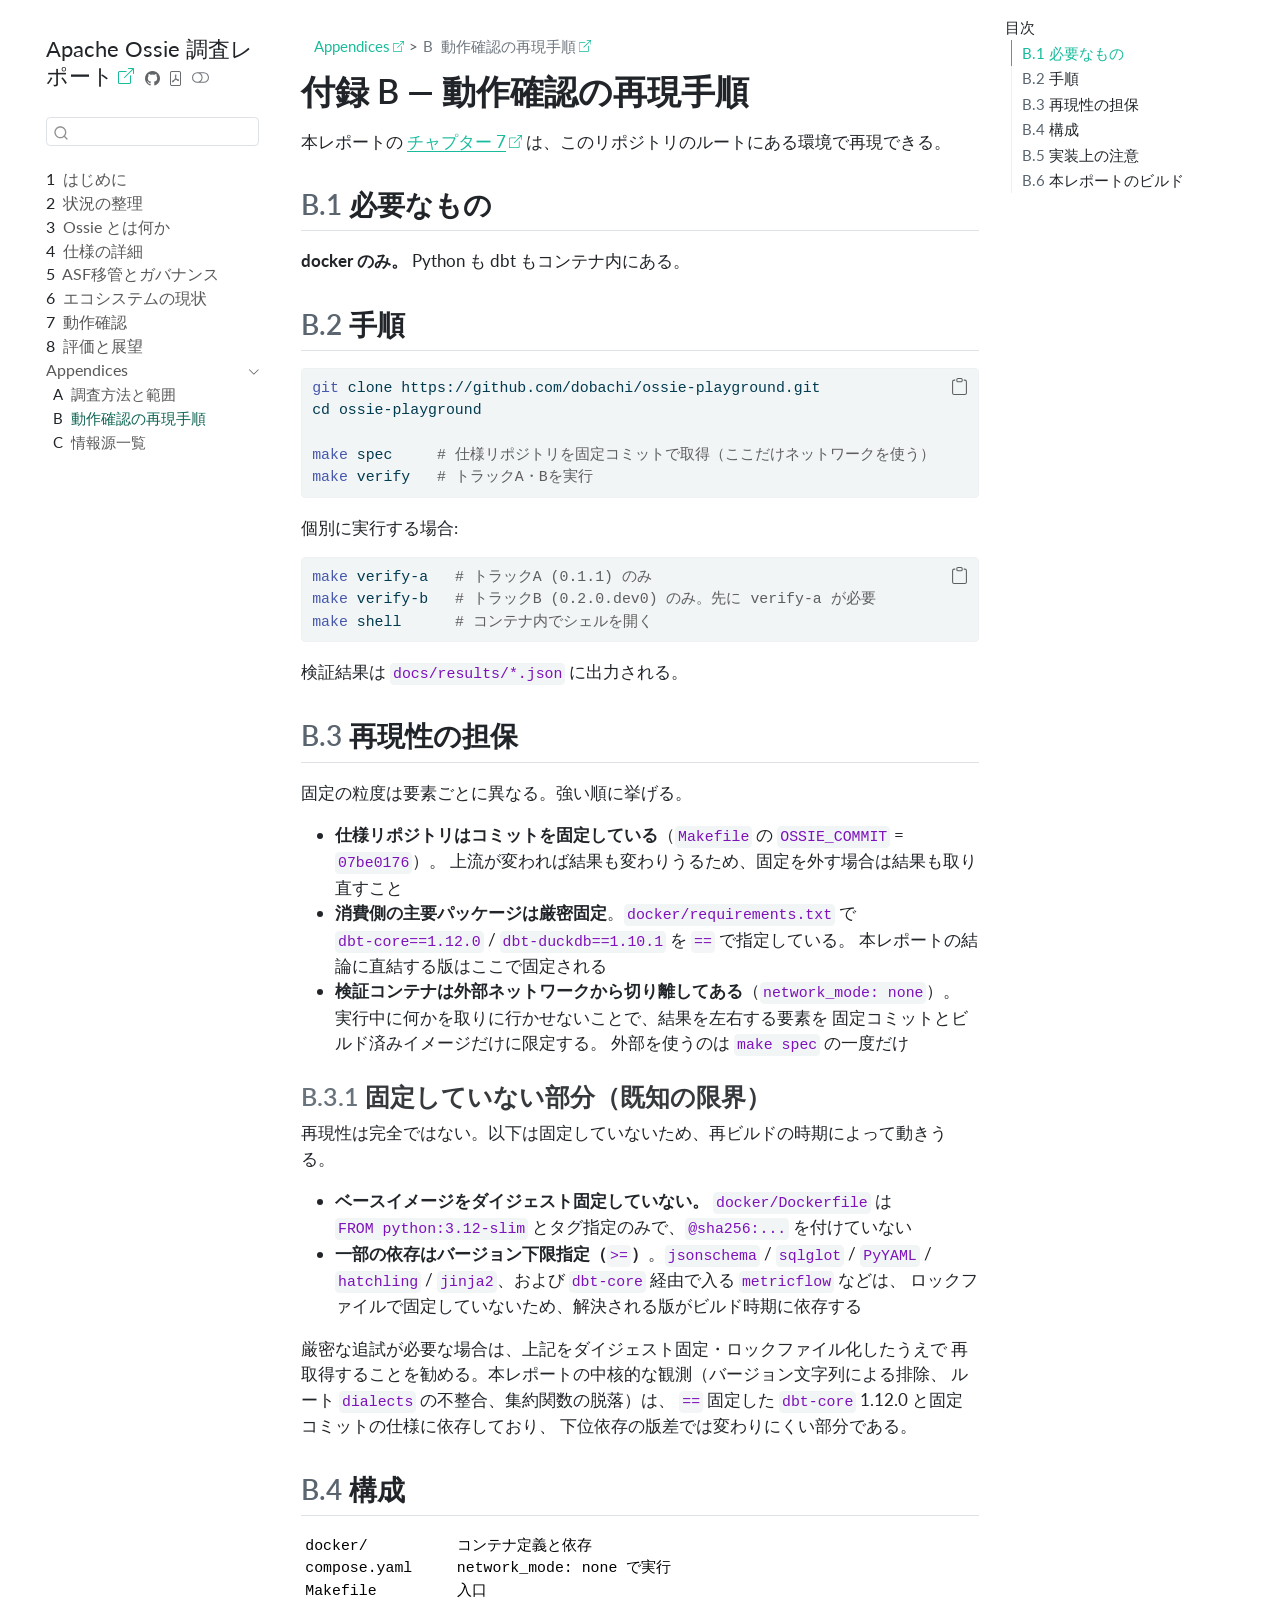
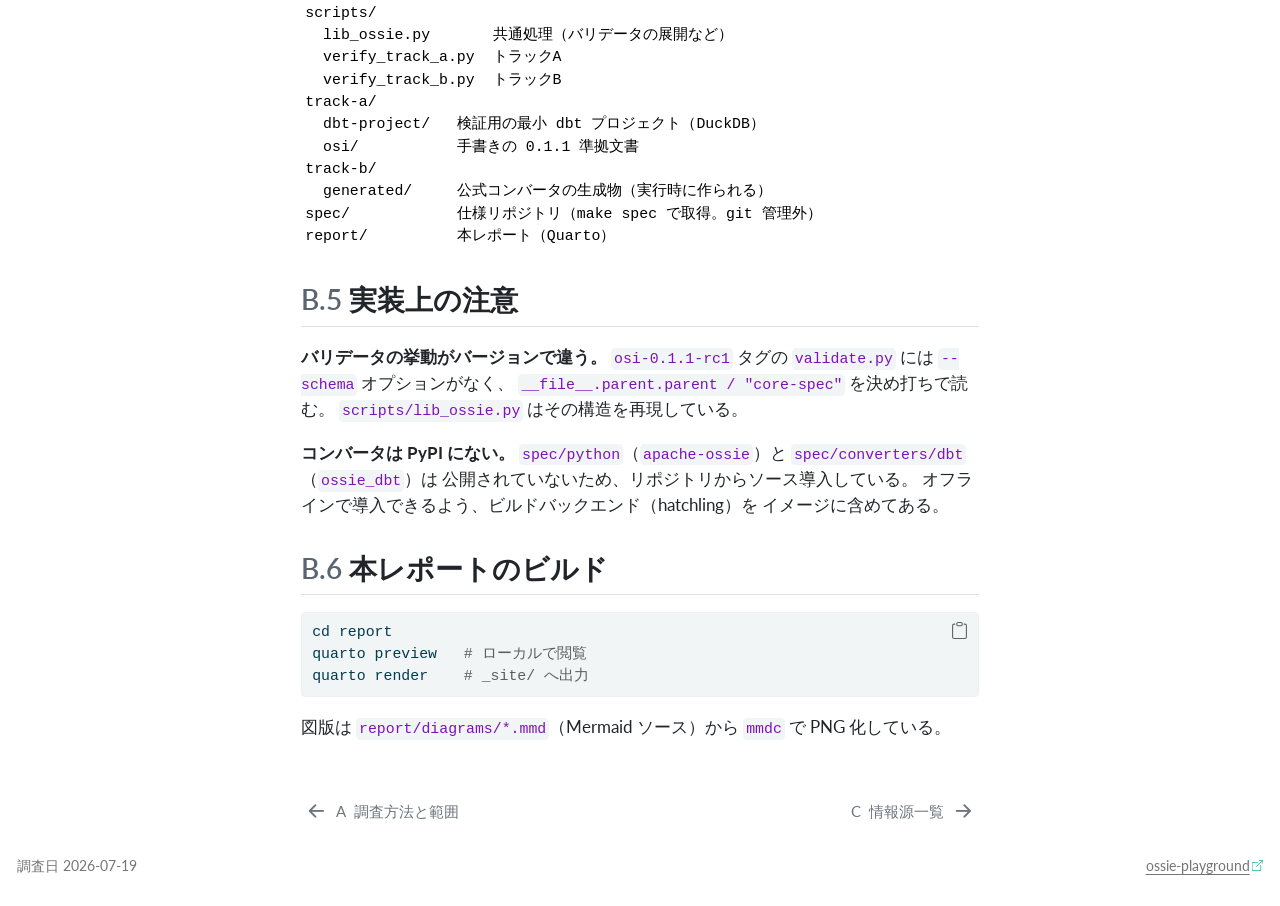
<file: appendix/reproduce.html>
<!DOCTYPE html>
<html xmlns="http://www.w3.org/1999/xhtml" lang="ja" xml:lang="ja"><head>

<meta charset="utf-8">
<meta name="generator" content="quarto-1.10.18">

<meta name="viewport" content="width=device-width, initial-scale=1.0, user-scalable=yes">

<meta name="description" content="Apache Ossie（旧 Open Semantic Interchange）を一次情報と動作確認で調べた記録">

<title>付録 B — 動作確認の再現手順 – Apache Ossie 調査レポート</title>
<style>
/* Default styles provided by pandoc.
** See https://pandoc.org/MANUAL.html#variables-for-html for config info.
*/
span.smallcaps{font-variant: small-caps;}
div.columns{display: flex; gap: 1.5em;}
div.column{flex: auto;}
@media screen {
div.columns{gap: min(4vw, 1.5em);}
div.column{overflow-x: auto;}
}
div.hanging-indent{margin-left: 1.5em; text-indent: -1.5em;}
ul.task-list{list-style: none;}
ul.task-list li input[type="checkbox"] {
  width: 0.8em;
  margin: 0 0.8em 0.2em -1em; /* quarto-specific, see https://github.com/quarto-dev/quarto-cli/issues/4556 */ 
  vertical-align: middle;
}
/* CSS for syntax highlighting */
html { -webkit-text-size-adjust: 100%; }
pre > code.sourceCode { white-space: pre; position: relative; }
pre > code.sourceCode > span { display: inline-block; line-height: 1.25; }
pre > code.sourceCode > span:empty { height: 1.2em; }
.sourceCode { overflow: visible; }
code.sourceCode > span { color: inherit; text-decoration: inherit; }
div.sourceCode { margin: 1em 0; }
pre.sourceCode { margin: 0; }
@media screen {
div.sourceCode { overflow: auto; }
}
@media print {
pre > code.sourceCode { white-space: pre-wrap; }
pre > code.sourceCode > span { text-indent: -5em; padding-left: 5em; }
}
pre.numberSource code
  { counter-reset: source-line 0; }
pre.numberSource code > span
  { position: relative; left: -4em; counter-increment: source-line; }
pre.numberSource code > span > a:first-child::before
  { content: counter(source-line);
    position: relative; left: -1em; text-align: right; vertical-align: baseline;
    border: none; display: inline-block;
    -webkit-touch-callout: none; -webkit-user-select: none;
    -khtml-user-select: none; -moz-user-select: none;
    -ms-user-select: none; user-select: none;
    padding: 0 4px; width: 4em;
  }
pre.numberSource { margin-left: 3em;  padding-left: 4px; }
div.sourceCode
  {   }
@media screen {
pre > code.sourceCode > span > a:first-child::before { text-decoration: underline; }
}
</style>


<script src="../site_libs/quarto-nav/quarto-nav.js"></script>
<script src="../site_libs/quarto-nav/headroom.min.js"></script>
<script src="../site_libs/clipboard/clipboard.min.js"></script>
<script src="../site_libs/quarto-search/autocomplete.umd.js"></script>
<script src="../site_libs/quarto-search/fuse.min.js"></script>
<script src="../site_libs/quarto-search/quarto-search.js"></script>
<meta name="quarto:offset" content="../">
<link href="../appendix/resources.html" rel="next">
<link href="../appendix/method.html" rel="prev">
<script src="../site_libs/quarto-html/quarto.js" type="module"></script>
<script src="../site_libs/quarto-html/tabsets/tabsets.js" type="module"></script>
<script src="../site_libs/quarto-html/popper.min.js"></script>
<script src="../site_libs/quarto-html/tippy.umd.min.js"></script>
<script src="../site_libs/quarto-html/anchor.min.js"></script>
<link href="../site_libs/quarto-html/tippy.css" rel="stylesheet">
<link href="../site_libs/quarto-html/quarto-syntax-highlighting-64a204ab8560d761af7679ceaba22944.css" rel="stylesheet" class="quarto-color-scheme" id="quarto-text-highlighting-styles">
<link href="../site_libs/quarto-html/quarto-syntax-highlighting-dark-b85bc7c33db8c58e0ec93c3465666fed.css" rel="stylesheet" class="quarto-color-scheme quarto-color-alternate" id="quarto-text-highlighting-styles">
<link href="../site_libs/quarto-html/quarto-syntax-highlighting-64a204ab8560d761af7679ceaba22944.css" rel="stylesheet" class="quarto-color-scheme-extra" id="quarto-text-highlighting-styles">
<script src="../site_libs/bootstrap/bootstrap.min.js"></script>
<link href="../site_libs/bootstrap/bootstrap-icons.css" rel="stylesheet">
<link href="../site_libs/bootstrap/bootstrap-412f3d6cc93192f4c443a4276dde7190.min.css" rel="stylesheet" append-hash="true" class="quarto-color-scheme" id="quarto-bootstrap" data-mode="light">
<link href="../site_libs/bootstrap/bootstrap-dark-27332f4fd0b2a56405d42df7c190b189.min.css" rel="stylesheet" append-hash="true" class="quarto-color-scheme quarto-color-alternate" id="quarto-bootstrap" data-mode="dark">
<link href="../site_libs/bootstrap/bootstrap-412f3d6cc93192f4c443a4276dde7190.min.css" rel="stylesheet" append-hash="true" class="quarto-color-scheme-extra" id="quarto-bootstrap" data-mode="light">
<script id="quarto-search-options" type="application/json">{
  "location": "sidebar",
  "copy-button": false,
  "collapse-after": 3,
  "panel-placement": "start",
  "type": "textbox",
  "limit": 50,
  "keyboard-shortcut": [
    "f",
    "/",
    "s"
  ],
  "show-item-context": false,
  "language": {
    "search-no-results-text": "一致なし",
    "search-matching-documents-text": "一致した文書",
    "search-copy-link-title": "検索へのリンクをコピー",
    "search-hide-matches-text": "追加の検索結果を非表示",
    "search-more-match-text": "追加の検索結果",
    "search-more-matches-text": "追加の検索結果",
    "search-clear-button-title": "消去",
    "search-text-placeholder": "",
    "search-detached-cancel-button-title": "取消",
    "search-submit-button-title": "検索",
    "search-label": "サーチ"
  }
}</script>


</head>

<body class="nav-sidebar floating quarto-light"><script id="quarto-html-before-body" type="application/javascript">
    const toggleBodyColorMode = (bsSheetEl) => {
      const mode = bsSheetEl.getAttribute("data-mode");
      const bodyEl = window.document.querySelector("body");
      if (mode === "dark") {
        bodyEl.classList.add("quarto-dark");
        bodyEl.classList.remove("quarto-light");
      } else {
        bodyEl.classList.add("quarto-light");
        bodyEl.classList.remove("quarto-dark");
      }
    }
    const toggleBodyColorPrimary = () => {
      const bsSheetEl = window.document.querySelector("link#quarto-bootstrap:not([rel=disabled-stylesheet])");
      if (bsSheetEl) {
        toggleBodyColorMode(bsSheetEl);
      }
    }
    const setColorSchemeToggle = (alternate) => {
      const toggles = window.document.querySelectorAll('.quarto-color-scheme-toggle');
      for (let i=0; i < toggles.length; i++) {
        const toggle = toggles[i];
        if (toggle) {
          if (alternate) {
            toggle.classList.add("alternate");
          } else {
            toggle.classList.remove("alternate");
          }
        }
      }
    };
    const toggleColorMode = (alternate) => {
      // Switch the stylesheets
      const primaryStylesheets = window.document.querySelectorAll('link.quarto-color-scheme:not(.quarto-color-alternate)');
      const alternateStylesheets = window.document.querySelectorAll('link.quarto-color-scheme.quarto-color-alternate');
      manageTransitions('#quarto-margin-sidebar .nav-link', false);
      if (alternate) {
        // note: dark is layered on light, we don't disable primary!
        enableStylesheet(alternateStylesheets);
        for (const sheetNode of alternateStylesheets) {
          if (sheetNode.id === "quarto-bootstrap") {
            toggleBodyColorMode(sheetNode);
          }
        }
      } else {
        disableStylesheet(alternateStylesheets);
        enableStylesheet(primaryStylesheets)
        toggleBodyColorPrimary();
      }
      manageTransitions('#quarto-margin-sidebar .nav-link', true);
      // Switch the toggles
      setColorSchemeToggle(alternate)
      // Hack to workaround the fact that safari doesn't
      // properly recolor the scrollbar when toggling (#1455)
      if (navigator.userAgent.indexOf('Safari') > 0 && navigator.userAgent.indexOf('Chrome') == -1) {
        manageTransitions("body", false);
        window.scrollTo(0, 1);
        setTimeout(() => {
          window.scrollTo(0, 0);
          manageTransitions("body", true);
        }, 40);
      }
    }
    const disableStylesheet = (stylesheets) => {
      for (let i=0; i < stylesheets.length; i++) {
        const stylesheet = stylesheets[i];
        stylesheet.rel = 'disabled-stylesheet';
      }
    }
    const enableStylesheet = (stylesheets) => {
      for (let i=0; i < stylesheets.length; i++) {
        const stylesheet = stylesheets[i];
        if(stylesheet.rel !== 'stylesheet') { // for Chrome, which will still FOUC without this check
          stylesheet.rel = 'stylesheet';
        }
      }
    }
    const manageTransitions = (selector, allowTransitions) => {
      const els = window.document.querySelectorAll(selector);
      for (let i=0; i < els.length; i++) {
        const el = els[i];
        if (allowTransitions) {
          el.classList.remove('notransition');
        } else {
          el.classList.add('notransition');
        }
      }
    }
    const isFileUrl = () => {
      return window.location.protocol === 'file:';
    }
    const hasAlternateSentinel = () => {
      let styleSentinel = getColorSchemeSentinel();
      if (styleSentinel !== null) {
        return styleSentinel === "alternate";
      } else {
        return false;
      }
    }
    const setStyleSentinel = (alternate) => {
      const value = alternate ? "alternate" : "default";
      if (!isFileUrl()) {
        window.localStorage.setItem("quarto-color-scheme", value);
      } else {
        localAlternateSentinel = value;
      }
    }
    const getColorSchemeSentinel = () => {
      if (!isFileUrl()) {
        const storageValue = window.localStorage.getItem("quarto-color-scheme");
        return storageValue != null ? storageValue : localAlternateSentinel;
      } else {
        return localAlternateSentinel;
      }
    }
    const toggleGiscusIfUsed = (isAlternate, darkModeDefault) => {
      const baseTheme = document.querySelector('#giscus-base-theme')?.value ?? 'light';
      const alternateTheme = document.querySelector('#giscus-alt-theme')?.value ?? 'dark';
      let newTheme = '';
      if(authorPrefersDark) {
        newTheme = isAlternate ? baseTheme : alternateTheme;
      } else {
        newTheme = isAlternate ? alternateTheme : baseTheme;
      }
      const changeGiscusTheme = () => {
        // From: https://github.com/giscus/giscus/issues/336
        const sendMessage = (message) => {
          const iframe = document.querySelector('iframe.giscus-frame');
          if (!iframe) return;
          iframe.contentWindow.postMessage({ giscus: message }, 'https://giscus.app');
        }
        sendMessage({
          setConfig: {
            theme: newTheme
          }
        });
      }
      const isGiscussLoaded = window.document.querySelector('iframe.giscus-frame') !== null;
      if (isGiscussLoaded) {
        changeGiscusTheme();
      }
    };
    const authorPrefersDark = false;
    const darkModeDefault = authorPrefersDark;
      document.querySelector('link#quarto-text-highlighting-styles.quarto-color-scheme-extra').rel = 'disabled-stylesheet';
      document.querySelector('link#quarto-bootstrap.quarto-color-scheme-extra').rel = 'disabled-stylesheet';
    let localAlternateSentinel = darkModeDefault ? 'alternate' : 'default';
    // Dark / light mode switch
    window.quartoToggleColorScheme = () => {
      // Read the current dark / light value
      let toAlternate = !hasAlternateSentinel();
      toggleColorMode(toAlternate);
      setStyleSentinel(toAlternate);
      toggleGiscusIfUsed(toAlternate, darkModeDefault);
      window.dispatchEvent(new Event('resize'));
    };
    // Switch to dark mode if need be
    if (hasAlternateSentinel()) {
      toggleColorMode(true);
    } else {
      toggleColorMode(false);
    }
  </script>

<div id="quarto-search-results"></div>
  <header id="quarto-header" class="headroom fixed-top">
  <nav class="quarto-secondary-nav">
    <div class="container-fluid d-flex">
      <button type="button" class="quarto-btn-toggle btn" data-bs-toggle="collapse" role="button" data-bs-target=".quarto-sidebar-collapse-item" aria-controls="quarto-sidebar" aria-expanded="false" aria-label="サイドバーを切り替える" onclick="if (window.quartoToggleHeadroom) { window.quartoToggleHeadroom(); }">
        <i class="bi bi-layout-text-sidebar-reverse"></i>
      </button>
        <nav class="quarto-page-breadcrumbs" aria-label="breadcrumb"><ol class="breadcrumb"><li class="breadcrumb-item"><a href="../appendix/method.html">Appendices</a></li><li class="breadcrumb-item"><a href="../appendix/reproduce.html"><span class="chapter-number">B</span>&nbsp; <span class="chapter-title">動作確認の再現手順</span></a></li></ol></nav>
        <a class="flex-grow-1" role="navigation" data-bs-toggle="collapse" data-bs-target=".quarto-sidebar-collapse-item" aria-controls="quarto-sidebar" aria-expanded="false" aria-label="サイドバーを切り替える" onclick="if (window.quartoToggleHeadroom) { window.quartoToggleHeadroom(); }">      
        </a>
      <button type="button" class="btn quarto-search-button" aria-label="サーチ" onclick="window.quartoOpenSearch();">
        <i class="bi bi-search"></i>
      </button>
    </div>
  </nav>
</header>
<!-- content -->
<div id="quarto-content" class="quarto-container page-columns page-rows-contents page-layout-article">
<!-- sidebar -->
  <nav id="quarto-sidebar" class="sidebar collapse collapse-horizontal quarto-sidebar-collapse-item sidebar-navigation floating overflow-auto">
    <div class="pt-lg-2 mt-2 text-left sidebar-header">
    <div class="sidebar-title mb-0 py-0">
      <a href="../">Apache Ossie 調査レポート</a> 
        <div class="sidebar-tools-main tools-wide">
    <a href="https://github.com/dobachi/ossie-playground" title="Source Code" class="quarto-navigation-tool px-1" aria-label="Source Code"><i class="bi bi-github"></i></a>
    <a href="../apache-ossie-report-2026-07-21.pdf" title="Download PDF" class="quarto-navigation-tool px-1" aria-label="Download PDF"><i class="bi bi-file-pdf"></i></a>
  <a href="" class="quarto-color-scheme-toggle quarto-navigation-tool  px-1" onclick="window.quartoToggleColorScheme(); return false;" title="ダークモードの切り替え"><i class="bi"></i></a>
</div>
    </div>
      </div>
        <div class="mt-2 flex-shrink-0 align-items-center">
        <div class="sidebar-search">
        <div id="quarto-search" class="" title="サーチ"></div>
        </div>
        </div>
    <div class="sidebar-menu-container"> 
    <ul class="list-unstyled mt-1">
        <li class="sidebar-item">
  <div class="sidebar-item-container"> 
  <a href="../index.html" class="sidebar-item-text sidebar-link">
 <span class="menu-text"><span class="chapter-number">1</span>&nbsp; <span class="chapter-title">はじめに</span></span></a>
  </div>
</li>
        <li class="sidebar-item">
  <div class="sidebar-item-container"> 
  <a href="../chapters/01-situation.html" class="sidebar-item-text sidebar-link">
 <span class="menu-text"><span class="chapter-number">2</span>&nbsp; <span class="chapter-title">状況の整理</span></span></a>
  </div>
</li>
        <li class="sidebar-item">
  <div class="sidebar-item-container"> 
  <a href="../chapters/02-what-is-ossie.html" class="sidebar-item-text sidebar-link">
 <span class="menu-text"><span class="chapter-number">3</span>&nbsp; <span class="chapter-title">Ossie とは何か</span></span></a>
  </div>
</li>
        <li class="sidebar-item">
  <div class="sidebar-item-container"> 
  <a href="../chapters/03-specification.html" class="sidebar-item-text sidebar-link">
 <span class="menu-text"><span class="chapter-number">4</span>&nbsp; <span class="chapter-title">仕様の詳細</span></span></a>
  </div>
</li>
        <li class="sidebar-item">
  <div class="sidebar-item-container"> 
  <a href="../chapters/04-governance.html" class="sidebar-item-text sidebar-link">
 <span class="menu-text"><span class="chapter-number">5</span>&nbsp; <span class="chapter-title">ASF移管とガバナンス</span></span></a>
  </div>
</li>
        <li class="sidebar-item">
  <div class="sidebar-item-container"> 
  <a href="../chapters/05-ecosystem.html" class="sidebar-item-text sidebar-link">
 <span class="menu-text"><span class="chapter-number">6</span>&nbsp; <span class="chapter-title">エコシステムの現状</span></span></a>
  </div>
</li>
        <li class="sidebar-item">
  <div class="sidebar-item-container"> 
  <a href="../chapters/06-verification.html" class="sidebar-item-text sidebar-link">
 <span class="menu-text"><span class="chapter-number">7</span>&nbsp; <span class="chapter-title">動作確認</span></span></a>
  </div>
</li>
        <li class="sidebar-item">
  <div class="sidebar-item-container"> 
  <a href="../chapters/07-assessment.html" class="sidebar-item-text sidebar-link">
 <span class="menu-text"><span class="chapter-number">8</span>&nbsp; <span class="chapter-title">評価と展望</span></span></a>
  </div>
</li>
        <li class="sidebar-item sidebar-item-section">
      <div class="sidebar-item-container"> 
            <a class="sidebar-item-text sidebar-link text-start" data-bs-toggle="collapse" data-bs-target="#quarto-sidebar-section-1" role="navigation" aria-expanded="true">
 <span class="menu-text">Appendices</span></a>
          <a class="sidebar-item-toggle text-start" data-bs-toggle="collapse" data-bs-target="#quarto-sidebar-section-1" role="navigation" aria-expanded="true" aria-label="セクションを切り替え">
            <i class="bi bi-chevron-right ms-2"></i>
          </a> 
      </div>
      <ul id="quarto-sidebar-section-1" class="collapse list-unstyled sidebar-section depth1 show">  
          <li class="sidebar-item">
  <div class="sidebar-item-container"> 
  <a href="../appendix/method.html" class="sidebar-item-text sidebar-link">
 <span class="menu-text"><span class="chapter-number">A</span>&nbsp; <span class="chapter-title">調査方法と範囲</span></span></a>
  </div>
</li>
          <li class="sidebar-item">
  <div class="sidebar-item-container"> 
  <a href="../appendix/reproduce.html" class="sidebar-item-text sidebar-link active">
 <span class="menu-text"><span class="chapter-number">B</span>&nbsp; <span class="chapter-title">動作確認の再現手順</span></span></a>
  </div>
</li>
          <li class="sidebar-item">
  <div class="sidebar-item-container"> 
  <a href="../appendix/resources.html" class="sidebar-item-text sidebar-link">
 <span class="menu-text"><span class="chapter-number">C</span>&nbsp; <span class="chapter-title">情報源一覧</span></span></a>
  </div>
</li>
      </ul>
  </li>
    </ul>
    </div>
</nav>
<div id="quarto-sidebar-glass" class="quarto-sidebar-collapse-item" data-bs-toggle="collapse" data-bs-target=".quarto-sidebar-collapse-item"></div>
<!-- margin-sidebar -->
    <div id="quarto-margin-sidebar" class="sidebar margin-sidebar">
        <nav id="TOC" role="doc-toc" class="toc-active">
    <h2 id="toc-title">目次</h2>
   
  <ul>
  <li><a href="#必要なもの" id="toc-必要なもの" class="nav-link active" data-scroll-target="#必要なもの"><span class="header-section-number">B.1</span> 必要なもの</a></li>
  <li><a href="#手順" id="toc-手順" class="nav-link" data-scroll-target="#手順"><span class="header-section-number">B.2</span> 手順</a></li>
  <li><a href="#再現性の担保" id="toc-再現性の担保" class="nav-link" data-scroll-target="#再現性の担保"><span class="header-section-number">B.3</span> 再現性の担保</a>
  <ul class="collapse">
  <li><a href="#固定していない部分既知の限界" id="toc-固定していない部分既知の限界" class="nav-link" data-scroll-target="#固定していない部分既知の限界"><span class="header-section-number">B.3.1</span> 固定していない部分（既知の限界）</a></li>
  </ul></li>
  <li><a href="#構成" id="toc-構成" class="nav-link" data-scroll-target="#構成"><span class="header-section-number">B.4</span> 構成</a></li>
  <li><a href="#実装上の注意" id="toc-実装上の注意" class="nav-link" data-scroll-target="#実装上の注意"><span class="header-section-number">B.5</span> 実装上の注意</a></li>
  <li><a href="#本レポートのビルド" id="toc-本レポートのビルド" class="nav-link" data-scroll-target="#本レポートのビルド"><span class="header-section-number">B.6</span> 本レポートのビルド</a></li>
  </ul>
</nav>
    </div>
<!-- main -->
<main class="content" id="quarto-document-content">


<header id="title-block-header" class="quarto-title-block default"><nav class="quarto-page-breadcrumbs quarto-title-breadcrumbs d-none d-lg-block" aria-label="breadcrumb"><ol class="breadcrumb"><li class="breadcrumb-item"><a href="../appendix/method.html">Appendices</a></li><li class="breadcrumb-item"><a href="../appendix/reproduce.html"><span class="chapter-number">B</span>&nbsp; <span class="chapter-title">動作確認の再現手順</span></a></li></ol></nav>
<div class="quarto-title">
<h1 class="title"><span id="sec-reproduce" class="quarto-section-identifier">付録 B — 動作確認の再現手順</span></h1>
</div>



<div class="quarto-title-meta">

    
  
    
  </div>
  


</header>


<p>本レポートの <a href="../chapters/06-verification.html" class="quarto-xref"><span>チャプター 7</span></a> は、このリポジトリのルートにある環境で再現できる。</p>
<section id="必要なもの" class="level2" data-number="B.1">
<h2 data-number="B.1" class="anchored" data-anchor-id="必要なもの"><span class="header-section-number">B.1</span> 必要なもの</h2>
<p><strong>docker のみ。</strong> Python も dbt もコンテナ内にある。</p>
</section>
<section id="手順" class="level2" data-number="B.2">
<h2 data-number="B.2" class="anchored" data-anchor-id="手順"><span class="header-section-number">B.2</span> 手順</h2>
<div class="code-copy-outer-scaffold"><div class="sourceCode" id="cb1"><pre class="sourceCode bash code-with-copy"><code class="sourceCode bash"><span id="cb1-1"><a href="#cb1-1" aria-hidden="true" tabindex="-1"></a><span class="fu">git</span> clone https://github.com/dobachi/ossie-playground.git</span>
<span id="cb1-2"><a href="#cb1-2" aria-hidden="true" tabindex="-1"></a><span class="bu">cd</span> ossie-playground</span>
<span id="cb1-3"><a href="#cb1-3" aria-hidden="true" tabindex="-1"></a></span>
<span id="cb1-4"><a href="#cb1-4" aria-hidden="true" tabindex="-1"></a><span class="fu">make</span> spec     <span class="co"># 仕様リポジトリを固定コミットで取得（ここだけネットワークを使う）</span></span>
<span id="cb1-5"><a href="#cb1-5" aria-hidden="true" tabindex="-1"></a><span class="fu">make</span> verify   <span class="co"># トラックA・Bを実行</span></span></code></pre></div><button title="コピー" class="code-copy-button"><i class="bi"></i></button></div>
<p>個別に実行する場合:</p>
<div class="code-copy-outer-scaffold"><div class="sourceCode" id="cb2"><pre class="sourceCode bash code-with-copy"><code class="sourceCode bash"><span id="cb2-1"><a href="#cb2-1" aria-hidden="true" tabindex="-1"></a><span class="fu">make</span> verify-a   <span class="co"># トラックA (0.1.1) のみ</span></span>
<span id="cb2-2"><a href="#cb2-2" aria-hidden="true" tabindex="-1"></a><span class="fu">make</span> verify-b   <span class="co"># トラックB (0.2.0.dev0) のみ。先に verify-a が必要</span></span>
<span id="cb2-3"><a href="#cb2-3" aria-hidden="true" tabindex="-1"></a><span class="fu">make</span> shell      <span class="co"># コンテナ内でシェルを開く</span></span></code></pre></div><button title="コピー" class="code-copy-button"><i class="bi"></i></button></div>
<p>検証結果は <code>docs/results/*.json</code> に出力される。</p>
</section>
<section id="再現性の担保" class="level2" data-number="B.3">
<h2 data-number="B.3" class="anchored" data-anchor-id="再現性の担保"><span class="header-section-number">B.3</span> 再現性の担保</h2>
<p>固定の粒度は要素ごとに異なる。強い順に挙げる。</p>
<ul>
<li><strong>仕様リポジトリはコミットを固定している</strong>（<code>Makefile</code> の <code>OSSIE_COMMIT</code> = <code>07be0176</code>）。 上流が変われば結果も変わりうるため、固定を外す場合は結果も取り直すこと</li>
<li><strong>消費側の主要パッケージは厳密固定</strong>。<code>docker/requirements.txt</code> で <code>dbt-core==1.12.0</code> / <code>dbt-duckdb==1.10.1</code> を <code>==</code> で指定している。 本レポートの結論に直結する版はここで固定される</li>
<li><strong>検証コンテナは外部ネットワークから切り離してある</strong>（<code>network_mode: none</code>）。 実行中に何かを取りに行かせないことで、結果を左右する要素を 固定コミットとビルド済みイメージだけに限定する。 外部を使うのは <code>make spec</code> の一度だけ</li>
</ul>
<section id="固定していない部分既知の限界" class="level3" data-number="B.3.1">
<h3 data-number="B.3.1" class="anchored" data-anchor-id="固定していない部分既知の限界"><span class="header-section-number">B.3.1</span> 固定していない部分（既知の限界）</h3>
<p>再現性は完全ではない。以下は固定していないため、再ビルドの時期によって動きうる。</p>
<ul>
<li><strong>ベースイメージをダイジェスト固定していない。</strong> <code>docker/Dockerfile</code> は <code>FROM python:3.12-slim</code> とタグ指定のみで、<code>@sha256:...</code> を付けていない</li>
<li><strong>一部の依存はバージョン下限指定（<code>&gt;=</code>）</strong>。<code>jsonschema</code> / <code>sqlglot</code> / <code>PyYAML</code> / <code>hatchling</code> / <code>jinja2</code>、および <code>dbt-core</code> 経由で入る <code>metricflow</code> などは、 ロックファイルで固定していないため、解決される版がビルド時期に依存する</li>
</ul>
<p>厳密な追試が必要な場合は、上記をダイジェスト固定・ロックファイル化したうえで 再取得することを勧める。本レポートの中核的な観測（バージョン文字列による排除、 ルート <code>dialects</code> の不整合、集約関数の脱落）は、 <code>==</code> 固定した <code>dbt-core</code> 1.12.0 と固定コミットの仕様に依存しており、 下位依存の版差では変わりにくい部分である。</p>
</section>
</section>
<section id="構成" class="level2" data-number="B.4">
<h2 data-number="B.4" class="anchored" data-anchor-id="構成"><span class="header-section-number">B.4</span> 構成</h2>
<pre><code>docker/          コンテナ定義と依存
compose.yaml     network_mode: none で実行
Makefile         入口
scripts/
  lib_ossie.py       共通処理（バリデータの展開など）
  verify_track_a.py  トラックA
  verify_track_b.py  トラックB
track-a/
  dbt-project/   検証用の最小 dbt プロジェクト（DuckDB）
  osi/           手書きの 0.1.1 準拠文書
track-b/
  generated/     公式コンバータの生成物（実行時に作られる）
spec/            仕様リポジトリ（make spec で取得。git 管理外）
report/          本レポート（Quarto）</code></pre>
</section>
<section id="実装上の注意" class="level2" data-number="B.5">
<h2 data-number="B.5" class="anchored" data-anchor-id="実装上の注意"><span class="header-section-number">B.5</span> 実装上の注意</h2>
<p><strong>バリデータの挙動がバージョンで違う。</strong> <code>osi-0.1.1-rc1</code> タグの <code>validate.py</code> には <code>--schema</code> オプションがなく、 <code>__file__.parent.parent / "core-spec"</code> を決め打ちで読む。 <code>scripts/lib_ossie.py</code> はその構造を再現している。</p>
<p><strong>コンバータは PyPI にない。</strong> <code>spec/python</code>（<code>apache-ossie</code>）と <code>spec/converters/dbt</code>（<code>ossie_dbt</code>）は 公開されていないため、リポジトリからソース導入している。 オフラインで導入できるよう、ビルドバックエンド（hatchling）を イメージに含めてある。</p>
</section>
<section id="本レポートのビルド" class="level2" data-number="B.6">
<h2 data-number="B.6" class="anchored" data-anchor-id="本レポートのビルド"><span class="header-section-number">B.6</span> 本レポートのビルド</h2>
<div class="code-copy-outer-scaffold"><div class="sourceCode" id="cb4"><pre class="sourceCode bash code-with-copy"><code class="sourceCode bash"><span id="cb4-1"><a href="#cb4-1" aria-hidden="true" tabindex="-1"></a><span class="bu">cd</span> report</span>
<span id="cb4-2"><a href="#cb4-2" aria-hidden="true" tabindex="-1"></a><span class="ex">quarto</span> preview   <span class="co"># ローカルで閲覧</span></span>
<span id="cb4-3"><a href="#cb4-3" aria-hidden="true" tabindex="-1"></a><span class="ex">quarto</span> render    <span class="co"># _site/ へ出力</span></span></code></pre></div><button title="コピー" class="code-copy-button"><i class="bi"></i></button></div>
<p>図版は <code>report/diagrams/*.mmd</code>（Mermaid ソース）から <code>mmdc</code> で PNG 化している。</p>


</section>

</main> <!-- /main -->
<script id="quarto-html-after-body" type="application/javascript">
  window.document.addEventListener("DOMContentLoaded", function (event) {
    // Ensure there is a toggle, if there isn't float one in the top right
    if (window.document.querySelector('.quarto-color-scheme-toggle') === null) {
      const a = window.document.createElement('a');
      a.classList.add('top-right');
      a.classList.add('quarto-color-scheme-toggle');
      a.href = "";
      a.onclick = function() { try { window.quartoToggleColorScheme(); } catch {} return false; };
      const i = window.document.createElement("i");
      i.classList.add('bi');
      a.appendChild(i);
      window.document.body.appendChild(a);
    }
    setColorSchemeToggle(hasAlternateSentinel())
    const icon = "";
    const anchorJS = new window.AnchorJS();
    anchorJS.options = {
      placement: 'right',
      icon: icon
    };
    anchorJS.add('.anchored');
    const isCodeAnnotation = (el) => {
      for (const clz of el.classList) {
        if (clz.startsWith('code-annotation-')) {                     
          return true;
        }
      }
      return false;
    }
    const onCopySuccess = function(e) {
      // button target
      const button = e.trigger;
      // don't keep focus
      button.blur();
      // flash "checked"
      button.classList.add('code-copy-button-checked');
      var currentTitle = button.getAttribute("title");
      button.setAttribute("title", "コピーしました");
      let tooltip;
      if (window.bootstrap) {
        button.setAttribute("data-bs-toggle", "tooltip");
        button.setAttribute("data-bs-placement", "left");
        button.setAttribute("data-bs-title", "コピーしました");
        tooltip = new bootstrap.Tooltip(button, 
          { trigger: "manual", 
            customClass: "code-copy-button-tooltip",
            offset: [0, -8]});
        tooltip.show();    
      }
      setTimeout(function() {
        if (tooltip) {
          tooltip.hide();
          button.removeAttribute("data-bs-title");
          button.removeAttribute("data-bs-toggle");
          button.removeAttribute("data-bs-placement");
        }
        button.setAttribute("title", currentTitle);
        button.classList.remove('code-copy-button-checked');
      }, 1000);
      // clear code selection
      e.clearSelection();
    }
    const getTextToCopy = function(trigger) {
      const outerScaffold = trigger.parentElement.cloneNode(true);
      const codeEl = outerScaffold.querySelector('code');
      for (const childEl of codeEl.children) {
        if (isCodeAnnotation(childEl)) {
          childEl.remove();
        }
      }
      return codeEl.innerText;
    }
    const clipboard = new window.ClipboardJS('.code-copy-button:not([data-in-quarto-modal])', {
      text: getTextToCopy
    });
    clipboard.on('success', onCopySuccess);
    if (window.document.getElementById('quarto-embedded-source-code-modal')) {
      const clipboardModal = new window.ClipboardJS('.code-copy-button[data-in-quarto-modal]', {
        text: getTextToCopy,
        container: window.document.getElementById('quarto-embedded-source-code-modal')
      });
      clipboardModal.on('success', onCopySuccess);
    }
      var localhostRegex = new RegExp(/^(?:http|https):\/\/localhost\:?[0-9]*\//);
      var mailtoRegex = new RegExp(/^mailto:/);
        var filterRegex = new RegExp("https:\/\/dobachi\.github\.io\/ossie-playground\/");
      var isInternal = (href) => {
          return filterRegex.test(href) || localhostRegex.test(href) || mailtoRegex.test(href);
      }
      // Inspect non-navigation links and adorn them if external
     var links = window.document.querySelectorAll('a[href]:not(.nav-link):not(.navbar-brand):not(.toc-action):not(.sidebar-link):not(.sidebar-item-toggle):not(.pagination-link):not(.no-external):not([aria-hidden]):not(.dropdown-item):not(.quarto-navigation-tool):not(.about-link)');
      for (var i=0; i<links.length; i++) {
        const link = links[i];
        if (!isInternal(link.href)) {
          // undo the damage that might have been done by quarto-nav.js in the case of
          // links that we want to consider external
          if (link.dataset.originalHref !== undefined) {
            link.href = link.dataset.originalHref;
          }
            // target, if specified
            link.setAttribute("target", "_blank");
            if (link.getAttribute("rel") === null) {
              link.setAttribute("rel", "noopener");
            }
            // default icon
            link.classList.add("external");
        }
      }
    function tippyHover(el, contentFn, onTriggerFn, onUntriggerFn) {
      const config = {
        allowHTML: true,
        maxWidth: 500,
        delay: 100,
        arrow: false,
        appendTo: function(el) {
            return el.parentElement;
        },
        interactive: true,
        interactiveBorder: 10,
        theme: 'quarto',
        placement: 'bottom-start',
      };
      if (contentFn) {
        config.content = contentFn;
      }
      if (onTriggerFn) {
        config.onTrigger = onTriggerFn;
      }
      if (onUntriggerFn) {
        config.onUntrigger = onUntriggerFn;
      }
      window.tippy(el, config); 
    }
    const noterefs = window.document.querySelectorAll('a[role="doc-noteref"]');
    for (var i=0; i<noterefs.length; i++) {
      const ref = noterefs[i];
      tippyHover(ref, function() {
        // use id or data attribute instead here
        let href = ref.getAttribute('data-footnote-href') || ref.getAttribute('href');
        try { href = new URL(href).hash; } catch {}
        const id = href.replace(/^#\/?/, "");
        const note = window.document.getElementById(id);
        if (note) {
          return note.innerHTML;
        } else {
          return "";
        }
      });
    }
    const xrefs = window.document.querySelectorAll('a.quarto-xref');
    const processXRef = (id, note) => {
      // Strip column container classes
      const stripColumnClz = (el) => {
        el.classList.remove("page-full", "page-columns");
        if (el.children) {
          for (const child of el.children) {
            stripColumnClz(child);
          }
        }
      }
      stripColumnClz(note)
      if (id === null || id.startsWith('sec-')) {
        // Special case sections, only their first couple elements
        const container = document.createElement("div");
        if (note.children && note.children.length > 2) {
          container.appendChild(note.children[0].cloneNode(true));
          for (let i = 1; i < note.children.length; i++) {
            const child = note.children[i];
            if (child.tagName === "P" && child.innerText === "") {
              continue;
            } else {
              container.appendChild(child.cloneNode(true));
              break;
            }
          }
          if (window.Quarto?.typesetMath) {
            window.Quarto.typesetMath(container);
          }
          return container.innerHTML
        } else {
          if (window.Quarto?.typesetMath) {
            window.Quarto.typesetMath(note);
          }
          return note.innerHTML;
        }
      } else {
        // Remove any anchor links if they are present
        const anchorLink = note.querySelector('a.anchorjs-link');
        if (anchorLink) {
          anchorLink.remove();
        }
        if (window.Quarto?.typesetMath) {
          window.Quarto.typesetMath(note);
        }
        if (note.classList.contains("callout")) {
          return note.outerHTML;
        } else {
          return note.innerHTML;
        }
      }
    }
    for (var i=0; i<xrefs.length; i++) {
      const xref = xrefs[i];
      tippyHover(xref, undefined, function(instance) {
        instance.disable();
        let url = xref.getAttribute('href');
        let hash = undefined; 
        if (url.startsWith('#')) {
          hash = url;
        } else {
          try { hash = new URL(url).hash; } catch {}
        }
        if (hash) {
          const id = hash.replace(/^#\/?/, "");
          const note = window.document.getElementById(id);
          if (note !== null) {
            try {
              const html = processXRef(id, note.cloneNode(true));
              instance.setContent(html);
            } finally {
              instance.enable();
              instance.show();
            }
          } else {
            // See if we can fetch this
            fetch(url.split('#')[0])
            .then(res => res.text())
            .then(html => {
              const parser = new DOMParser();
              const htmlDoc = parser.parseFromString(html, "text/html");
              const note = htmlDoc.getElementById(id);
              if (note !== null) {
                const html = processXRef(id, note);
                instance.setContent(html);
              } 
            }).finally(() => {
              instance.enable();
              instance.show();
            });
          }
        } else {
          // See if we can fetch a full url (with no hash to target)
          // This is a special case and we should probably do some content thinning / targeting
          fetch(url)
          .then(res => res.text())
          .then(html => {
            const parser = new DOMParser();
            const htmlDoc = parser.parseFromString(html, "text/html");
            const note = htmlDoc.querySelector('main.content');
            if (note !== null) {
              // This should only happen for chapter cross references
              // (since there is no id in the URL)
              // remove the first header
              if (note.children.length > 0 && note.children[0].tagName === "HEADER") {
                note.children[0].remove();
              }
              const html = processXRef(null, note);
              instance.setContent(html);
            } 
          }).finally(() => {
            instance.enable();
            instance.show();
          });
        }
      }, function(instance) {
      });
    }
        let selectedAnnoteEl;
        const selectorForAnnotation = ( cell, annotation) => {
          let cellAttr = 'data-code-cell="' + cell + '"';
          let lineAttr = 'data-code-annotation="' +  annotation + '"';
          const selector = 'span[' + cellAttr + '][' + lineAttr + ']';
          return selector;
        }
        const selectCodeLines = (annoteEl) => {
          const doc = window.document;
          const targetCell = annoteEl.getAttribute("data-target-cell");
          const targetAnnotation = annoteEl.getAttribute("data-target-annotation");
          const annoteSpan = window.document.querySelector(selectorForAnnotation(targetCell, targetAnnotation));
          const lines = annoteSpan.getAttribute("data-code-lines").split(",");
          const lineIds = lines.map((line) => {
            return targetCell + "-" + line;
          })
          let top = null;
          let height = null;
          let parent = null;
          if (lineIds.length > 0) {
              //compute the position of the single el (top and bottom and make a div)
              const el = window.document.getElementById(lineIds[0]);
              top = el.offsetTop;
              height = el.offsetHeight;
              parent = el.parentElement.parentElement;
            if (lineIds.length > 1) {
              const lastEl = window.document.getElementById(lineIds[lineIds.length - 1]);
              const bottom = lastEl.offsetTop + lastEl.offsetHeight;
              height = bottom - top;
            }
            if (top !== null && height !== null && parent !== null) {
              // cook up a div (if necessary) and position it 
              let div = window.document.getElementById("code-annotation-line-highlight");
              if (div === null) {
                div = window.document.createElement("div");
                div.setAttribute("id", "code-annotation-line-highlight");
                div.style.position = 'absolute';
                parent.appendChild(div);
              }
              div.style.top = top - 2 + "px";
              div.style.height = height + 4 + "px";
              div.style.left = 0;
              let gutterDiv = window.document.getElementById("code-annotation-line-highlight-gutter");
              if (gutterDiv === null) {
                gutterDiv = window.document.createElement("div");
                gutterDiv.setAttribute("id", "code-annotation-line-highlight-gutter");
                gutterDiv.style.position = 'absolute';
                const codeCell = window.document.getElementById(targetCell);
                const gutter = codeCell.querySelector('.code-annotation-gutter');
                gutter.appendChild(gutterDiv);
              }
              gutterDiv.style.top = top - 2 + "px";
              gutterDiv.style.height = height + 4 + "px";
            }
            selectedAnnoteEl = annoteEl;
          }
        };
        const unselectCodeLines = () => {
          const elementsIds = ["code-annotation-line-highlight", "code-annotation-line-highlight-gutter"];
          elementsIds.forEach((elId) => {
            const div = window.document.getElementById(elId);
            if (div) {
              div.remove();
            }
          });
          selectedAnnoteEl = undefined;
        };
          // Handle positioning of the toggle
      window.addEventListener(
        "resize",
        throttle(() => {
          elRect = undefined;
          if (selectedAnnoteEl) {
            selectCodeLines(selectedAnnoteEl);
          }
        }, 10)
      );
      function throttle(fn, ms) {
      let throttle = false;
      let timer;
        return (...args) => {
          if(!throttle) { // first call gets through
              fn.apply(this, args);
              throttle = true;
          } else { // all the others get throttled
              if(timer) clearTimeout(timer); // cancel #2
              timer = setTimeout(() => {
                fn.apply(this, args);
                timer = throttle = false;
              }, ms);
          }
        };
      }
        // Attach click handler to the DT
        const annoteDls = window.document.querySelectorAll('dt[data-target-cell]');
        for (const annoteDlNode of annoteDls) {
          annoteDlNode.addEventListener('click', (event) => {
            const clickedEl = event.target;
            if (clickedEl !== selectedAnnoteEl) {
              unselectCodeLines();
              const activeEl = window.document.querySelector('dt[data-target-cell].code-annotation-active');
              if (activeEl) {
                activeEl.classList.remove('code-annotation-active');
              }
              selectCodeLines(clickedEl);
              clickedEl.classList.add('code-annotation-active');
            } else {
              // Unselect the line
              unselectCodeLines();
              clickedEl.classList.remove('code-annotation-active');
            }
          });
        }
    const findCites = (el) => {
      const parentEl = el.parentElement;
      if (parentEl) {
        const cites = parentEl.dataset.cites;
        if (cites) {
          return {
            el,
            cites: cites.split(' ')
          };
        } else {
          return findCites(el.parentElement)
        }
      } else {
        return undefined;
      }
    };
    var bibliorefs = window.document.querySelectorAll('a[role="doc-biblioref"]');
    for (var i=0; i<bibliorefs.length; i++) {
      const ref = bibliorefs[i];
      const citeInfo = findCites(ref);
      if (citeInfo) {
        tippyHover(citeInfo.el, function() {
          var popup = window.document.createElement('div');
          citeInfo.cites.forEach(function(cite) {
            var citeDiv = window.document.createElement('div');
            citeDiv.classList.add('hanging-indent');
            citeDiv.classList.add('csl-entry');
            var biblioDiv = window.document.getElementById('ref-' + cite);
            if (biblioDiv) {
              citeDiv.innerHTML = biblioDiv.innerHTML;
            }
            popup.appendChild(citeDiv);
          });
          return popup.innerHTML;
        });
      }
    }
  });
  </script>
<nav class="page-navigation">
  <div class="nav-page nav-page-previous">
      <a href="../appendix/method.html" class="pagination-link" aria-label="調査方法と範囲">
        <i class="bi bi-arrow-left-short"></i> <span class="nav-page-text"><span class="chapter-number">A</span>&nbsp; <span class="chapter-title">調査方法と範囲</span></span>
      </a>          
  </div>
  <div class="nav-page nav-page-next">
      <a href="../appendix/resources.html" class="pagination-link" aria-label="情報源一覧">
        <span class="nav-page-text"><span class="chapter-number">C</span>&nbsp; <span class="chapter-title">情報源一覧</span></span> <i class="bi bi-arrow-right-short"></i>
      </a>
  </div>
</nav>
</div> <!-- /content -->
<footer class="footer">
  <div class="nav-footer">
    <div class="nav-footer-left">
<p>調査日 2026-07-19</p>
</div>   
    <div class="nav-footer-center">
      &nbsp;
    </div>
    <div class="nav-footer-right">
<p><a href="https://github.com/dobachi/ossie-playground">ossie-playground</a></p>
</div>
  </div>
</footer>




</body></html>
</file>
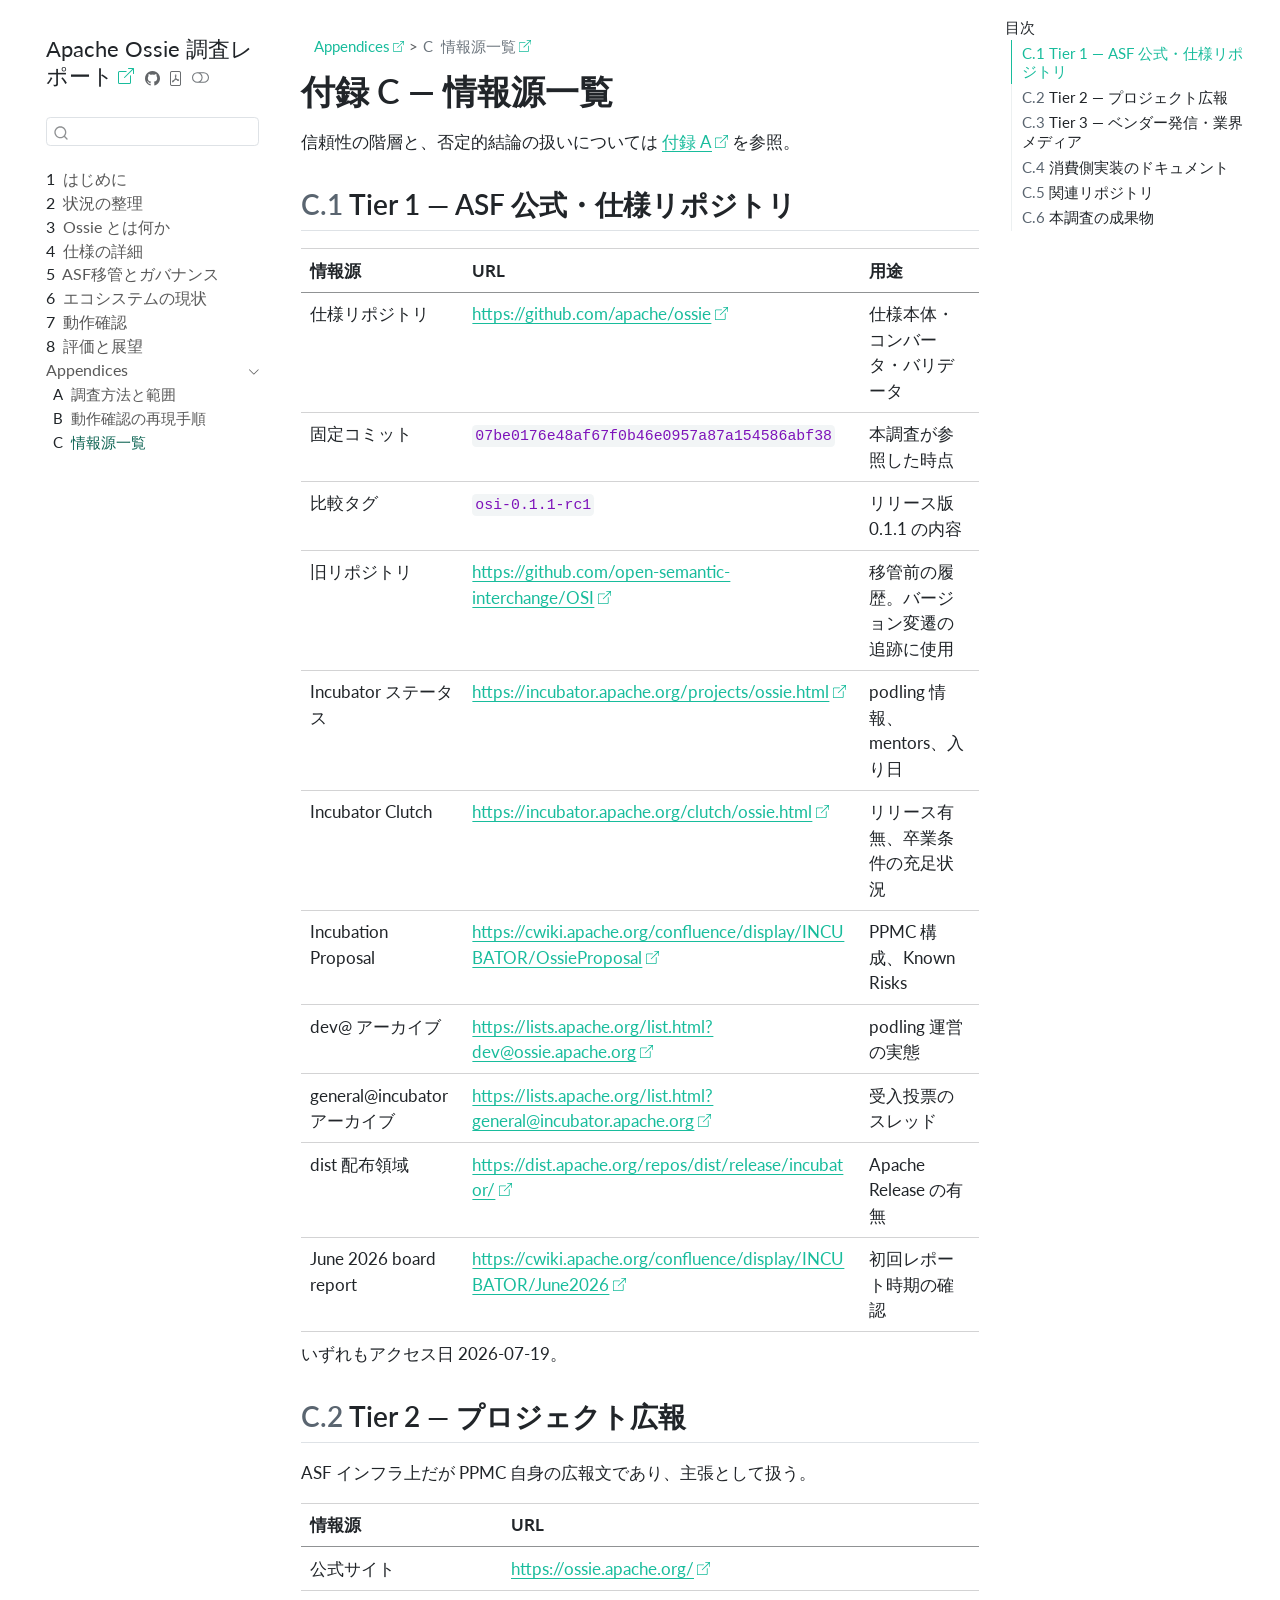
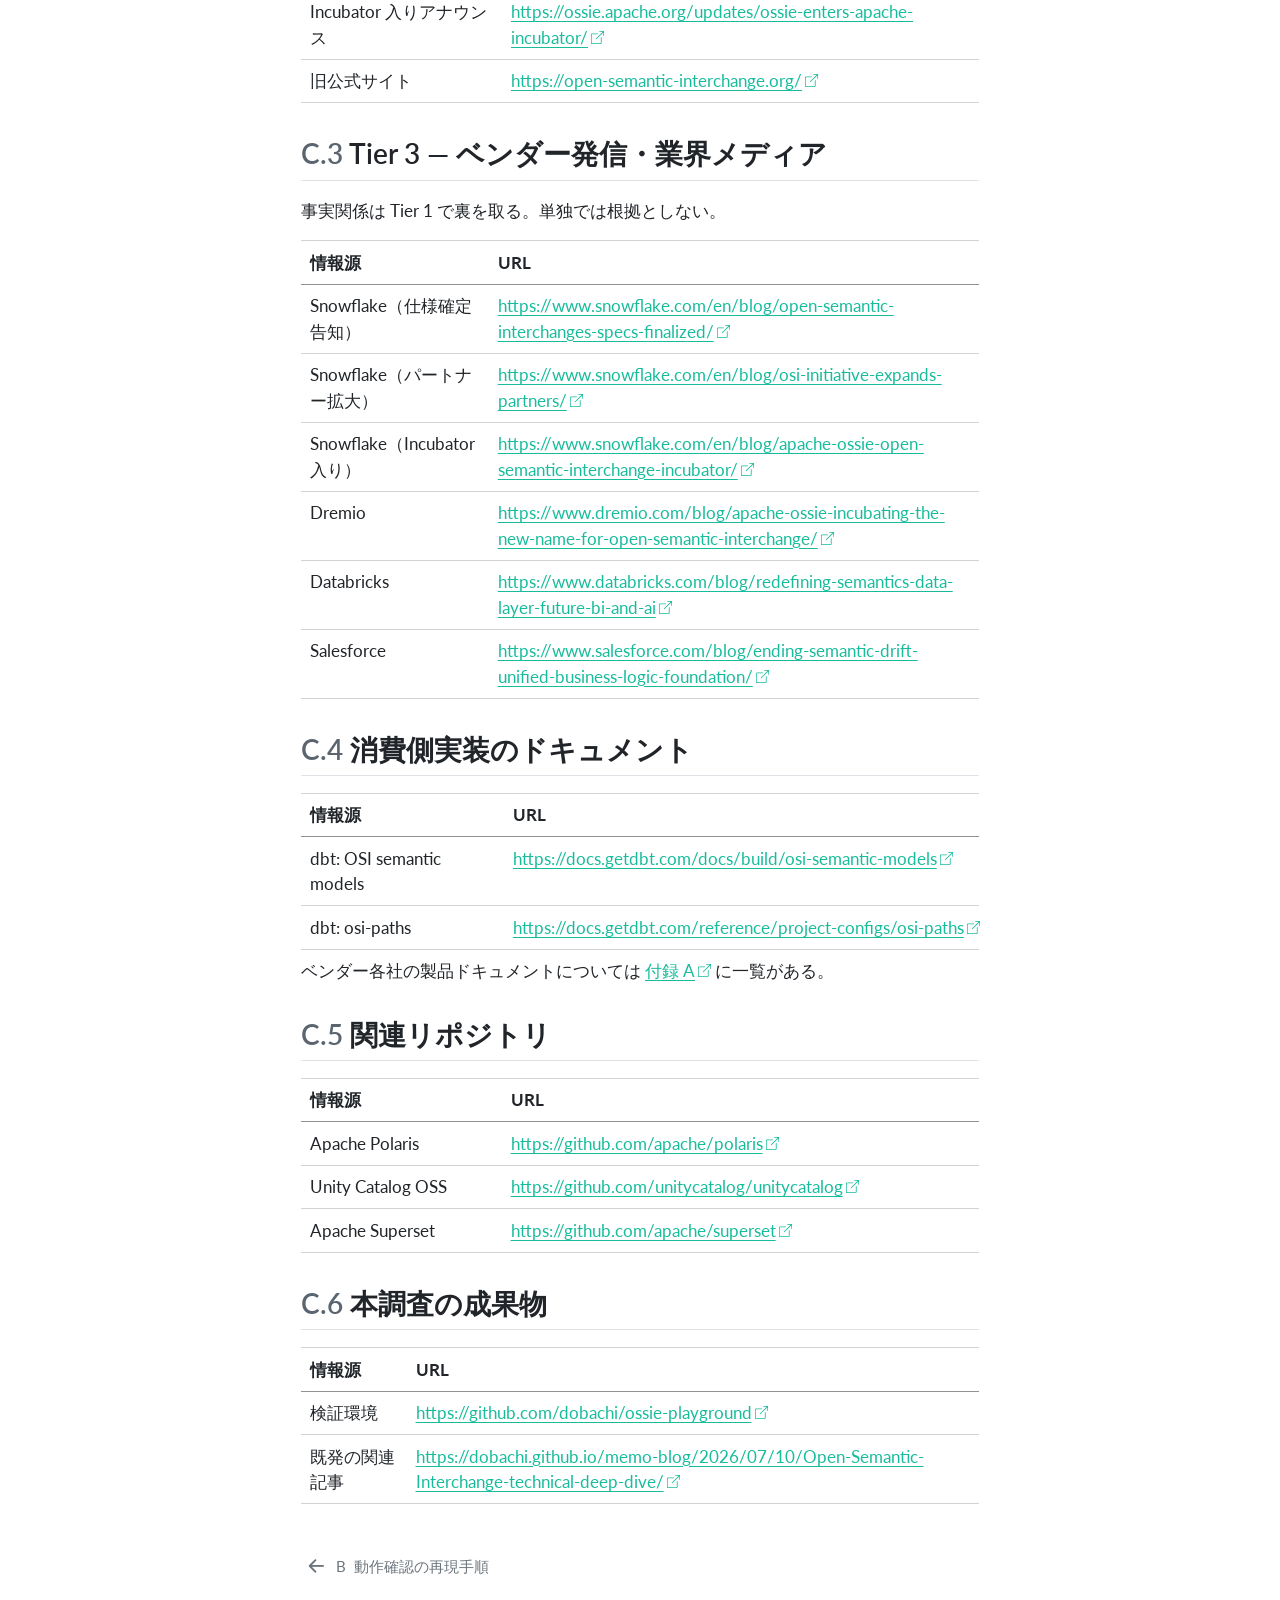
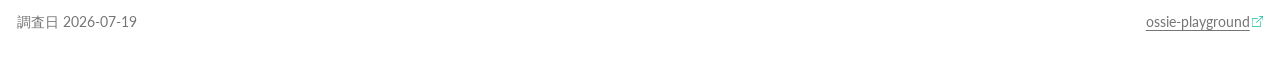
<file: appendix/resources.html>
<!DOCTYPE html>
<html xmlns="http://www.w3.org/1999/xhtml" lang="ja" xml:lang="ja"><head>

<meta charset="utf-8">
<meta name="generator" content="quarto-1.10.18">

<meta name="viewport" content="width=device-width, initial-scale=1.0, user-scalable=yes">

<meta name="description" content="Apache Ossie（旧 Open Semantic Interchange）を一次情報と動作確認で調べた記録">

<title>付録 C — 情報源一覧 – Apache Ossie 調査レポート</title>
<style>
/* Default styles provided by pandoc.
** See https://pandoc.org/MANUAL.html#variables-for-html for config info.
*/
span.smallcaps{font-variant: small-caps;}
div.columns{display: flex; gap: 1.5em;}
div.column{flex: auto;}
@media screen {
div.columns{gap: min(4vw, 1.5em);}
div.column{overflow-x: auto;}
}
div.hanging-indent{margin-left: 1.5em; text-indent: -1.5em;}
ul.task-list{list-style: none;}
ul.task-list li input[type="checkbox"] {
  width: 0.8em;
  margin: 0 0.8em 0.2em -1em; /* quarto-specific, see https://github.com/quarto-dev/quarto-cli/issues/4556 */ 
  vertical-align: middle;
}
</style>


<script src="../site_libs/quarto-nav/quarto-nav.js"></script>
<script src="../site_libs/quarto-nav/headroom.min.js"></script>
<script src="../site_libs/clipboard/clipboard.min.js"></script>
<script src="../site_libs/quarto-search/autocomplete.umd.js"></script>
<script src="../site_libs/quarto-search/fuse.min.js"></script>
<script src="../site_libs/quarto-search/quarto-search.js"></script>
<meta name="quarto:offset" content="../">
<link href="../appendix/reproduce.html" rel="prev">
<script src="../site_libs/quarto-html/quarto.js" type="module"></script>
<script src="../site_libs/quarto-html/tabsets/tabsets.js" type="module"></script>
<script src="../site_libs/quarto-html/popper.min.js"></script>
<script src="../site_libs/quarto-html/tippy.umd.min.js"></script>
<script src="../site_libs/quarto-html/anchor.min.js"></script>
<link href="../site_libs/quarto-html/tippy.css" rel="stylesheet">
<link href="../site_libs/quarto-html/quarto-syntax-highlighting-64a204ab8560d761af7679ceaba22944.css" rel="stylesheet" class="quarto-color-scheme" id="quarto-text-highlighting-styles">
<link href="../site_libs/quarto-html/quarto-syntax-highlighting-dark-b85bc7c33db8c58e0ec93c3465666fed.css" rel="stylesheet" class="quarto-color-scheme quarto-color-alternate" id="quarto-text-highlighting-styles">
<link href="../site_libs/quarto-html/quarto-syntax-highlighting-64a204ab8560d761af7679ceaba22944.css" rel="stylesheet" class="quarto-color-scheme-extra" id="quarto-text-highlighting-styles">
<script src="../site_libs/bootstrap/bootstrap.min.js"></script>
<link href="../site_libs/bootstrap/bootstrap-icons.css" rel="stylesheet">
<link href="../site_libs/bootstrap/bootstrap-412f3d6cc93192f4c443a4276dde7190.min.css" rel="stylesheet" append-hash="true" class="quarto-color-scheme" id="quarto-bootstrap" data-mode="light">
<link href="../site_libs/bootstrap/bootstrap-dark-27332f4fd0b2a56405d42df7c190b189.min.css" rel="stylesheet" append-hash="true" class="quarto-color-scheme quarto-color-alternate" id="quarto-bootstrap" data-mode="dark">
<link href="../site_libs/bootstrap/bootstrap-412f3d6cc93192f4c443a4276dde7190.min.css" rel="stylesheet" append-hash="true" class="quarto-color-scheme-extra" id="quarto-bootstrap" data-mode="light">
<script id="quarto-search-options" type="application/json">{
  "location": "sidebar",
  "copy-button": false,
  "collapse-after": 3,
  "panel-placement": "start",
  "type": "textbox",
  "limit": 50,
  "keyboard-shortcut": [
    "f",
    "/",
    "s"
  ],
  "show-item-context": false,
  "language": {
    "search-no-results-text": "一致なし",
    "search-matching-documents-text": "一致した文書",
    "search-copy-link-title": "検索へのリンクをコピー",
    "search-hide-matches-text": "追加の検索結果を非表示",
    "search-more-match-text": "追加の検索結果",
    "search-more-matches-text": "追加の検索結果",
    "search-clear-button-title": "消去",
    "search-text-placeholder": "",
    "search-detached-cancel-button-title": "取消",
    "search-submit-button-title": "検索",
    "search-label": "サーチ"
  }
}</script>


</head>

<body class="nav-sidebar floating quarto-light"><script id="quarto-html-before-body" type="application/javascript">
    const toggleBodyColorMode = (bsSheetEl) => {
      const mode = bsSheetEl.getAttribute("data-mode");
      const bodyEl = window.document.querySelector("body");
      if (mode === "dark") {
        bodyEl.classList.add("quarto-dark");
        bodyEl.classList.remove("quarto-light");
      } else {
        bodyEl.classList.add("quarto-light");
        bodyEl.classList.remove("quarto-dark");
      }
    }
    const toggleBodyColorPrimary = () => {
      const bsSheetEl = window.document.querySelector("link#quarto-bootstrap:not([rel=disabled-stylesheet])");
      if (bsSheetEl) {
        toggleBodyColorMode(bsSheetEl);
      }
    }
    const setColorSchemeToggle = (alternate) => {
      const toggles = window.document.querySelectorAll('.quarto-color-scheme-toggle');
      for (let i=0; i < toggles.length; i++) {
        const toggle = toggles[i];
        if (toggle) {
          if (alternate) {
            toggle.classList.add("alternate");
          } else {
            toggle.classList.remove("alternate");
          }
        }
      }
    };
    const toggleColorMode = (alternate) => {
      // Switch the stylesheets
      const primaryStylesheets = window.document.querySelectorAll('link.quarto-color-scheme:not(.quarto-color-alternate)');
      const alternateStylesheets = window.document.querySelectorAll('link.quarto-color-scheme.quarto-color-alternate');
      manageTransitions('#quarto-margin-sidebar .nav-link', false);
      if (alternate) {
        // note: dark is layered on light, we don't disable primary!
        enableStylesheet(alternateStylesheets);
        for (const sheetNode of alternateStylesheets) {
          if (sheetNode.id === "quarto-bootstrap") {
            toggleBodyColorMode(sheetNode);
          }
        }
      } else {
        disableStylesheet(alternateStylesheets);
        enableStylesheet(primaryStylesheets)
        toggleBodyColorPrimary();
      }
      manageTransitions('#quarto-margin-sidebar .nav-link', true);
      // Switch the toggles
      setColorSchemeToggle(alternate)
      // Hack to workaround the fact that safari doesn't
      // properly recolor the scrollbar when toggling (#1455)
      if (navigator.userAgent.indexOf('Safari') > 0 && navigator.userAgent.indexOf('Chrome') == -1) {
        manageTransitions("body", false);
        window.scrollTo(0, 1);
        setTimeout(() => {
          window.scrollTo(0, 0);
          manageTransitions("body", true);
        }, 40);
      }
    }
    const disableStylesheet = (stylesheets) => {
      for (let i=0; i < stylesheets.length; i++) {
        const stylesheet = stylesheets[i];
        stylesheet.rel = 'disabled-stylesheet';
      }
    }
    const enableStylesheet = (stylesheets) => {
      for (let i=0; i < stylesheets.length; i++) {
        const stylesheet = stylesheets[i];
        if(stylesheet.rel !== 'stylesheet') { // for Chrome, which will still FOUC without this check
          stylesheet.rel = 'stylesheet';
        }
      }
    }
    const manageTransitions = (selector, allowTransitions) => {
      const els = window.document.querySelectorAll(selector);
      for (let i=0; i < els.length; i++) {
        const el = els[i];
        if (allowTransitions) {
          el.classList.remove('notransition');
        } else {
          el.classList.add('notransition');
        }
      }
    }
    const isFileUrl = () => {
      return window.location.protocol === 'file:';
    }
    const hasAlternateSentinel = () => {
      let styleSentinel = getColorSchemeSentinel();
      if (styleSentinel !== null) {
        return styleSentinel === "alternate";
      } else {
        return false;
      }
    }
    const setStyleSentinel = (alternate) => {
      const value = alternate ? "alternate" : "default";
      if (!isFileUrl()) {
        window.localStorage.setItem("quarto-color-scheme", value);
      } else {
        localAlternateSentinel = value;
      }
    }
    const getColorSchemeSentinel = () => {
      if (!isFileUrl()) {
        const storageValue = window.localStorage.getItem("quarto-color-scheme");
        return storageValue != null ? storageValue : localAlternateSentinel;
      } else {
        return localAlternateSentinel;
      }
    }
    const toggleGiscusIfUsed = (isAlternate, darkModeDefault) => {
      const baseTheme = document.querySelector('#giscus-base-theme')?.value ?? 'light';
      const alternateTheme = document.querySelector('#giscus-alt-theme')?.value ?? 'dark';
      let newTheme = '';
      if(authorPrefersDark) {
        newTheme = isAlternate ? baseTheme : alternateTheme;
      } else {
        newTheme = isAlternate ? alternateTheme : baseTheme;
      }
      const changeGiscusTheme = () => {
        // From: https://github.com/giscus/giscus/issues/336
        const sendMessage = (message) => {
          const iframe = document.querySelector('iframe.giscus-frame');
          if (!iframe) return;
          iframe.contentWindow.postMessage({ giscus: message }, 'https://giscus.app');
        }
        sendMessage({
          setConfig: {
            theme: newTheme
          }
        });
      }
      const isGiscussLoaded = window.document.querySelector('iframe.giscus-frame') !== null;
      if (isGiscussLoaded) {
        changeGiscusTheme();
      }
    };
    const authorPrefersDark = false;
    const darkModeDefault = authorPrefersDark;
      document.querySelector('link#quarto-text-highlighting-styles.quarto-color-scheme-extra').rel = 'disabled-stylesheet';
      document.querySelector('link#quarto-bootstrap.quarto-color-scheme-extra').rel = 'disabled-stylesheet';
    let localAlternateSentinel = darkModeDefault ? 'alternate' : 'default';
    // Dark / light mode switch
    window.quartoToggleColorScheme = () => {
      // Read the current dark / light value
      let toAlternate = !hasAlternateSentinel();
      toggleColorMode(toAlternate);
      setStyleSentinel(toAlternate);
      toggleGiscusIfUsed(toAlternate, darkModeDefault);
      window.dispatchEvent(new Event('resize'));
    };
    // Switch to dark mode if need be
    if (hasAlternateSentinel()) {
      toggleColorMode(true);
    } else {
      toggleColorMode(false);
    }
  </script>

<div id="quarto-search-results"></div>
  <header id="quarto-header" class="headroom fixed-top">
  <nav class="quarto-secondary-nav">
    <div class="container-fluid d-flex">
      <button type="button" class="quarto-btn-toggle btn" data-bs-toggle="collapse" role="button" data-bs-target=".quarto-sidebar-collapse-item" aria-controls="quarto-sidebar" aria-expanded="false" aria-label="サイドバーを切り替える" onclick="if (window.quartoToggleHeadroom) { window.quartoToggleHeadroom(); }">
        <i class="bi bi-layout-text-sidebar-reverse"></i>
      </button>
        <nav class="quarto-page-breadcrumbs" aria-label="breadcrumb"><ol class="breadcrumb"><li class="breadcrumb-item"><a href="../appendix/method.html">Appendices</a></li><li class="breadcrumb-item"><a href="../appendix/resources.html"><span class="chapter-number">C</span>&nbsp; <span class="chapter-title">情報源一覧</span></a></li></ol></nav>
        <a class="flex-grow-1" role="navigation" data-bs-toggle="collapse" data-bs-target=".quarto-sidebar-collapse-item" aria-controls="quarto-sidebar" aria-expanded="false" aria-label="サイドバーを切り替える" onclick="if (window.quartoToggleHeadroom) { window.quartoToggleHeadroom(); }">      
        </a>
      <button type="button" class="btn quarto-search-button" aria-label="サーチ" onclick="window.quartoOpenSearch();">
        <i class="bi bi-search"></i>
      </button>
    </div>
  </nav>
</header>
<!-- content -->
<div id="quarto-content" class="quarto-container page-columns page-rows-contents page-layout-article">
<!-- sidebar -->
  <nav id="quarto-sidebar" class="sidebar collapse collapse-horizontal quarto-sidebar-collapse-item sidebar-navigation floating overflow-auto">
    <div class="pt-lg-2 mt-2 text-left sidebar-header">
    <div class="sidebar-title mb-0 py-0">
      <a href="../">Apache Ossie 調査レポート</a> 
        <div class="sidebar-tools-main tools-wide">
    <a href="https://github.com/dobachi/ossie-playground" title="Source Code" class="quarto-navigation-tool px-1" aria-label="Source Code"><i class="bi bi-github"></i></a>
    <a href="../apache-ossie-report-2026-07-21.pdf" title="Download PDF" class="quarto-navigation-tool px-1" aria-label="Download PDF"><i class="bi bi-file-pdf"></i></a>
  <a href="" class="quarto-color-scheme-toggle quarto-navigation-tool  px-1" onclick="window.quartoToggleColorScheme(); return false;" title="ダークモードの切り替え"><i class="bi"></i></a>
</div>
    </div>
      </div>
        <div class="mt-2 flex-shrink-0 align-items-center">
        <div class="sidebar-search">
        <div id="quarto-search" class="" title="サーチ"></div>
        </div>
        </div>
    <div class="sidebar-menu-container"> 
    <ul class="list-unstyled mt-1">
        <li class="sidebar-item">
  <div class="sidebar-item-container"> 
  <a href="../index.html" class="sidebar-item-text sidebar-link">
 <span class="menu-text"><span class="chapter-number">1</span>&nbsp; <span class="chapter-title">はじめに</span></span></a>
  </div>
</li>
        <li class="sidebar-item">
  <div class="sidebar-item-container"> 
  <a href="../chapters/01-situation.html" class="sidebar-item-text sidebar-link">
 <span class="menu-text"><span class="chapter-number">2</span>&nbsp; <span class="chapter-title">状況の整理</span></span></a>
  </div>
</li>
        <li class="sidebar-item">
  <div class="sidebar-item-container"> 
  <a href="../chapters/02-what-is-ossie.html" class="sidebar-item-text sidebar-link">
 <span class="menu-text"><span class="chapter-number">3</span>&nbsp; <span class="chapter-title">Ossie とは何か</span></span></a>
  </div>
</li>
        <li class="sidebar-item">
  <div class="sidebar-item-container"> 
  <a href="../chapters/03-specification.html" class="sidebar-item-text sidebar-link">
 <span class="menu-text"><span class="chapter-number">4</span>&nbsp; <span class="chapter-title">仕様の詳細</span></span></a>
  </div>
</li>
        <li class="sidebar-item">
  <div class="sidebar-item-container"> 
  <a href="../chapters/04-governance.html" class="sidebar-item-text sidebar-link">
 <span class="menu-text"><span class="chapter-number">5</span>&nbsp; <span class="chapter-title">ASF移管とガバナンス</span></span></a>
  </div>
</li>
        <li class="sidebar-item">
  <div class="sidebar-item-container"> 
  <a href="../chapters/05-ecosystem.html" class="sidebar-item-text sidebar-link">
 <span class="menu-text"><span class="chapter-number">6</span>&nbsp; <span class="chapter-title">エコシステムの現状</span></span></a>
  </div>
</li>
        <li class="sidebar-item">
  <div class="sidebar-item-container"> 
  <a href="../chapters/06-verification.html" class="sidebar-item-text sidebar-link">
 <span class="menu-text"><span class="chapter-number">7</span>&nbsp; <span class="chapter-title">動作確認</span></span></a>
  </div>
</li>
        <li class="sidebar-item">
  <div class="sidebar-item-container"> 
  <a href="../chapters/07-assessment.html" class="sidebar-item-text sidebar-link">
 <span class="menu-text"><span class="chapter-number">8</span>&nbsp; <span class="chapter-title">評価と展望</span></span></a>
  </div>
</li>
        <li class="sidebar-item sidebar-item-section">
      <div class="sidebar-item-container"> 
            <a class="sidebar-item-text sidebar-link text-start" data-bs-toggle="collapse" data-bs-target="#quarto-sidebar-section-1" role="navigation" aria-expanded="true">
 <span class="menu-text">Appendices</span></a>
          <a class="sidebar-item-toggle text-start" data-bs-toggle="collapse" data-bs-target="#quarto-sidebar-section-1" role="navigation" aria-expanded="true" aria-label="セクションを切り替え">
            <i class="bi bi-chevron-right ms-2"></i>
          </a> 
      </div>
      <ul id="quarto-sidebar-section-1" class="collapse list-unstyled sidebar-section depth1 show">  
          <li class="sidebar-item">
  <div class="sidebar-item-container"> 
  <a href="../appendix/method.html" class="sidebar-item-text sidebar-link">
 <span class="menu-text"><span class="chapter-number">A</span>&nbsp; <span class="chapter-title">調査方法と範囲</span></span></a>
  </div>
</li>
          <li class="sidebar-item">
  <div class="sidebar-item-container"> 
  <a href="../appendix/reproduce.html" class="sidebar-item-text sidebar-link">
 <span class="menu-text"><span class="chapter-number">B</span>&nbsp; <span class="chapter-title">動作確認の再現手順</span></span></a>
  </div>
</li>
          <li class="sidebar-item">
  <div class="sidebar-item-container"> 
  <a href="../appendix/resources.html" class="sidebar-item-text sidebar-link active">
 <span class="menu-text"><span class="chapter-number">C</span>&nbsp; <span class="chapter-title">情報源一覧</span></span></a>
  </div>
</li>
      </ul>
  </li>
    </ul>
    </div>
</nav>
<div id="quarto-sidebar-glass" class="quarto-sidebar-collapse-item" data-bs-toggle="collapse" data-bs-target=".quarto-sidebar-collapse-item"></div>
<!-- margin-sidebar -->
    <div id="quarto-margin-sidebar" class="sidebar margin-sidebar">
        <nav id="TOC" role="doc-toc" class="toc-active">
    <h2 id="toc-title">目次</h2>
   
  <ul>
  <li><a href="#tier-1-asf-公式仕様リポジトリ" id="toc-tier-1-asf-公式仕様リポジトリ" class="nav-link active" data-scroll-target="#tier-1-asf-公式仕様リポジトリ"><span class="header-section-number">C.1</span> Tier 1 — ASF 公式・仕様リポジトリ</a></li>
  <li><a href="#tier-2-プロジェクト広報" id="toc-tier-2-プロジェクト広報" class="nav-link" data-scroll-target="#tier-2-プロジェクト広報"><span class="header-section-number">C.2</span> Tier 2 — プロジェクト広報</a></li>
  <li><a href="#tier-3-ベンダー発信業界メディア" id="toc-tier-3-ベンダー発信業界メディア" class="nav-link" data-scroll-target="#tier-3-ベンダー発信業界メディア"><span class="header-section-number">C.3</span> Tier 3 — ベンダー発信・業界メディア</a></li>
  <li><a href="#消費側実装のドキュメント" id="toc-消費側実装のドキュメント" class="nav-link" data-scroll-target="#消費側実装のドキュメント"><span class="header-section-number">C.4</span> 消費側実装のドキュメント</a></li>
  <li><a href="#関連リポジトリ" id="toc-関連リポジトリ" class="nav-link" data-scroll-target="#関連リポジトリ"><span class="header-section-number">C.5</span> 関連リポジトリ</a></li>
  <li><a href="#本調査の成果物" id="toc-本調査の成果物" class="nav-link" data-scroll-target="#本調査の成果物"><span class="header-section-number">C.6</span> 本調査の成果物</a></li>
  </ul>
</nav>
    </div>
<!-- main -->
<main class="content" id="quarto-document-content">


<header id="title-block-header" class="quarto-title-block default"><nav class="quarto-page-breadcrumbs quarto-title-breadcrumbs d-none d-lg-block" aria-label="breadcrumb"><ol class="breadcrumb"><li class="breadcrumb-item"><a href="../appendix/method.html">Appendices</a></li><li class="breadcrumb-item"><a href="../appendix/resources.html"><span class="chapter-number">C</span>&nbsp; <span class="chapter-title">情報源一覧</span></a></li></ol></nav>
<div class="quarto-title">
<h1 class="title"><span id="sec-resources" class="quarto-section-identifier">付録 C — 情報源一覧</span></h1>
</div>



<div class="quarto-title-meta">

    
  
    
  </div>
  


</header>


<p>信頼性の階層と、否定的結論の扱いについては <a href="method.html" class="quarto-xref"><span>付録 A</span></a> を参照。</p>
<section id="tier-1-asf-公式仕様リポジトリ" class="level2" data-number="C.1">
<h2 data-number="C.1" class="anchored" data-anchor-id="tier-1-asf-公式仕様リポジトリ"><span class="header-section-number">C.1</span> Tier 1 — ASF 公式・仕様リポジトリ</h2>
<table class="caption-top table">
<thead>
<tr class="header">
<th>情報源</th>
<th>URL</th>
<th>用途</th>
</tr>
</thead>
<tbody>
<tr class="odd">
<td>仕様リポジトリ</td>
<td><a href="https://github.com/apache/ossie" class="uri">https://github.com/apache/ossie</a></td>
<td>仕様本体・コンバータ・バリデータ</td>
</tr>
<tr class="even">
<td>固定コミット</td>
<td><code>07be0176e48af67f0b46e0957a87a154586abf38</code></td>
<td>本調査が参照した時点</td>
</tr>
<tr class="odd">
<td>比較タグ</td>
<td><code>osi-0.1.1-rc1</code></td>
<td>リリース版 0.1.1 の内容</td>
</tr>
<tr class="even">
<td>旧リポジトリ</td>
<td><a href="https://github.com/open-semantic-interchange/OSI" class="uri">https://github.com/open-semantic-interchange/OSI</a></td>
<td>移管前の履歴。バージョン変遷の追跡に使用</td>
</tr>
<tr class="odd">
<td>Incubator ステータス</td>
<td><a href="https://incubator.apache.org/projects/ossie.html" class="uri">https://incubator.apache.org/projects/ossie.html</a></td>
<td>podling 情報、mentors、入り日</td>
</tr>
<tr class="even">
<td>Incubator Clutch</td>
<td><a href="https://incubator.apache.org/clutch/ossie.html" class="uri">https://incubator.apache.org/clutch/ossie.html</a></td>
<td>リリース有無、卒業条件の充足状況</td>
</tr>
<tr class="odd">
<td>Incubation Proposal</td>
<td><a href="https://cwiki.apache.org/confluence/display/INCUBATOR/OssieProposal" class="uri">https://cwiki.apache.org/confluence/display/INCUBATOR/OssieProposal</a></td>
<td>PPMC 構成、Known Risks</td>
</tr>
<tr class="even">
<td>dev@ アーカイブ</td>
<td><a href="https://lists.apache.org/list.html?dev@ossie.apache.org" class="uri">https://lists.apache.org/list.html?dev@ossie.apache.org</a></td>
<td>podling 運営の実態</td>
</tr>
<tr class="odd">
<td>general@incubator アーカイブ</td>
<td><a href="https://lists.apache.org/list.html?general@incubator.apache.org" class="uri">https://lists.apache.org/list.html?general@incubator.apache.org</a></td>
<td>受入投票のスレッド</td>
</tr>
<tr class="even">
<td>dist 配布領域</td>
<td><a href="https://dist.apache.org/repos/dist/release/incubator/" class="uri">https://dist.apache.org/repos/dist/release/incubator/</a></td>
<td>Apache Release の有無</td>
</tr>
<tr class="odd">
<td>June 2026 board report</td>
<td><a href="https://cwiki.apache.org/confluence/display/INCUBATOR/June2026" class="uri">https://cwiki.apache.org/confluence/display/INCUBATOR/June2026</a></td>
<td>初回レポート時期の確認</td>
</tr>
</tbody>
</table>
<p>いずれもアクセス日 2026-07-19。</p>
</section>
<section id="tier-2-プロジェクト広報" class="level2" data-number="C.2">
<h2 data-number="C.2" class="anchored" data-anchor-id="tier-2-プロジェクト広報"><span class="header-section-number">C.2</span> Tier 2 — プロジェクト広報</h2>
<p>ASF インフラ上だが PPMC 自身の広報文であり、主張として扱う。</p>
<table class="caption-top table">
<thead>
<tr class="header">
<th>情報源</th>
<th>URL</th>
</tr>
</thead>
<tbody>
<tr class="odd">
<td>公式サイト</td>
<td><a href="https://ossie.apache.org/" class="uri">https://ossie.apache.org/</a></td>
</tr>
<tr class="even">
<td>Incubator 入りアナウンス</td>
<td><a href="https://ossie.apache.org/updates/ossie-enters-apache-incubator/" class="uri">https://ossie.apache.org/updates/ossie-enters-apache-incubator/</a></td>
</tr>
<tr class="odd">
<td>旧公式サイト</td>
<td><a href="https://open-semantic-interchange.org/" class="uri">https://open-semantic-interchange.org/</a></td>
</tr>
</tbody>
</table>
</section>
<section id="tier-3-ベンダー発信業界メディア" class="level2" data-number="C.3">
<h2 data-number="C.3" class="anchored" data-anchor-id="tier-3-ベンダー発信業界メディア"><span class="header-section-number">C.3</span> Tier 3 — ベンダー発信・業界メディア</h2>
<p>事実関係は Tier 1 で裏を取る。単独では根拠としない。</p>
<table class="caption-top table">
<thead>
<tr class="header">
<th>情報源</th>
<th>URL</th>
</tr>
</thead>
<tbody>
<tr class="odd">
<td>Snowflake（仕様確定告知）</td>
<td><a href="https://www.snowflake.com/en/blog/open-semantic-interchanges-specs-finalized/" class="uri">https://www.snowflake.com/en/blog/open-semantic-interchanges-specs-finalized/</a></td>
</tr>
<tr class="even">
<td>Snowflake（パートナー拡大）</td>
<td><a href="https://www.snowflake.com/en/blog/osi-initiative-expands-partners/" class="uri">https://www.snowflake.com/en/blog/osi-initiative-expands-partners/</a></td>
</tr>
<tr class="odd">
<td>Snowflake（Incubator 入り）</td>
<td><a href="https://www.snowflake.com/en/blog/apache-ossie-open-semantic-interchange-incubator/" class="uri">https://www.snowflake.com/en/blog/apache-ossie-open-semantic-interchange-incubator/</a></td>
</tr>
<tr class="even">
<td>Dremio</td>
<td><a href="https://www.dremio.com/blog/apache-ossie-incubating-the-new-name-for-open-semantic-interchange/" class="uri">https://www.dremio.com/blog/apache-ossie-incubating-the-new-name-for-open-semantic-interchange/</a></td>
</tr>
<tr class="odd">
<td>Databricks</td>
<td><a href="https://www.databricks.com/blog/redefining-semantics-data-layer-future-bi-and-ai" class="uri">https://www.databricks.com/blog/redefining-semantics-data-layer-future-bi-and-ai</a></td>
</tr>
<tr class="even">
<td>Salesforce</td>
<td><a href="https://www.salesforce.com/blog/ending-semantic-drift-unified-business-logic-foundation/" class="uri">https://www.salesforce.com/blog/ending-semantic-drift-unified-business-logic-foundation/</a></td>
</tr>
</tbody>
</table>
</section>
<section id="消費側実装のドキュメント" class="level2" data-number="C.4">
<h2 data-number="C.4" class="anchored" data-anchor-id="消費側実装のドキュメント"><span class="header-section-number">C.4</span> 消費側実装のドキュメント</h2>
<table class="caption-top table">
<thead>
<tr class="header">
<th>情報源</th>
<th>URL</th>
</tr>
</thead>
<tbody>
<tr class="odd">
<td>dbt: OSI semantic models</td>
<td><a href="https://docs.getdbt.com/docs/build/osi-semantic-models" class="uri">https://docs.getdbt.com/docs/build/osi-semantic-models</a></td>
</tr>
<tr class="even">
<td>dbt: osi-paths</td>
<td><a href="https://docs.getdbt.com/reference/project-configs/osi-paths" class="uri">https://docs.getdbt.com/reference/project-configs/osi-paths</a></td>
</tr>
</tbody>
</table>
<p>ベンダー各社の製品ドキュメントについては <a href="method.html" class="quarto-xref"><span>付録 A</span></a> に一覧がある。</p>
</section>
<section id="関連リポジトリ" class="level2" data-number="C.5">
<h2 data-number="C.5" class="anchored" data-anchor-id="関連リポジトリ"><span class="header-section-number">C.5</span> 関連リポジトリ</h2>
<table class="caption-top table">
<thead>
<tr class="header">
<th>情報源</th>
<th>URL</th>
</tr>
</thead>
<tbody>
<tr class="odd">
<td>Apache Polaris</td>
<td><a href="https://github.com/apache/polaris" class="uri">https://github.com/apache/polaris</a></td>
</tr>
<tr class="even">
<td>Unity Catalog OSS</td>
<td><a href="https://github.com/unitycatalog/unitycatalog" class="uri">https://github.com/unitycatalog/unitycatalog</a></td>
</tr>
<tr class="odd">
<td>Apache Superset</td>
<td><a href="https://github.com/apache/superset" class="uri">https://github.com/apache/superset</a></td>
</tr>
</tbody>
</table>
</section>
<section id="本調査の成果物" class="level2" data-number="C.6">
<h2 data-number="C.6" class="anchored" data-anchor-id="本調査の成果物"><span class="header-section-number">C.6</span> 本調査の成果物</h2>
<table class="caption-top table">
<thead>
<tr class="header">
<th>情報源</th>
<th>URL</th>
</tr>
</thead>
<tbody>
<tr class="odd">
<td>検証環境</td>
<td><a href="https://github.com/dobachi/ossie-playground" class="uri">https://github.com/dobachi/ossie-playground</a></td>
</tr>
<tr class="even">
<td>既発の関連記事</td>
<td><a href="https://dobachi.github.io/memo-blog/2026/07/10/Open-Semantic-Interchange-technical-deep-dive/" class="uri">https://dobachi.github.io/memo-blog/2026/07/10/Open-Semantic-Interchange-technical-deep-dive/</a></td>
</tr>
</tbody>
</table>


</section>

</main> <!-- /main -->
<script id="quarto-html-after-body" type="application/javascript">
  window.document.addEventListener("DOMContentLoaded", function (event) {
    // Ensure there is a toggle, if there isn't float one in the top right
    if (window.document.querySelector('.quarto-color-scheme-toggle') === null) {
      const a = window.document.createElement('a');
      a.classList.add('top-right');
      a.classList.add('quarto-color-scheme-toggle');
      a.href = "";
      a.onclick = function() { try { window.quartoToggleColorScheme(); } catch {} return false; };
      const i = window.document.createElement("i");
      i.classList.add('bi');
      a.appendChild(i);
      window.document.body.appendChild(a);
    }
    setColorSchemeToggle(hasAlternateSentinel())
    const icon = "";
    const anchorJS = new window.AnchorJS();
    anchorJS.options = {
      placement: 'right',
      icon: icon
    };
    anchorJS.add('.anchored');
    const isCodeAnnotation = (el) => {
      for (const clz of el.classList) {
        if (clz.startsWith('code-annotation-')) {                     
          return true;
        }
      }
      return false;
    }
    const onCopySuccess = function(e) {
      // button target
      const button = e.trigger;
      // don't keep focus
      button.blur();
      // flash "checked"
      button.classList.add('code-copy-button-checked');
      var currentTitle = button.getAttribute("title");
      button.setAttribute("title", "コピーしました");
      let tooltip;
      if (window.bootstrap) {
        button.setAttribute("data-bs-toggle", "tooltip");
        button.setAttribute("data-bs-placement", "left");
        button.setAttribute("data-bs-title", "コピーしました");
        tooltip = new bootstrap.Tooltip(button, 
          { trigger: "manual", 
            customClass: "code-copy-button-tooltip",
            offset: [0, -8]});
        tooltip.show();    
      }
      setTimeout(function() {
        if (tooltip) {
          tooltip.hide();
          button.removeAttribute("data-bs-title");
          button.removeAttribute("data-bs-toggle");
          button.removeAttribute("data-bs-placement");
        }
        button.setAttribute("title", currentTitle);
        button.classList.remove('code-copy-button-checked');
      }, 1000);
      // clear code selection
      e.clearSelection();
    }
    const getTextToCopy = function(trigger) {
      const outerScaffold = trigger.parentElement.cloneNode(true);
      const codeEl = outerScaffold.querySelector('code');
      for (const childEl of codeEl.children) {
        if (isCodeAnnotation(childEl)) {
          childEl.remove();
        }
      }
      return codeEl.innerText;
    }
    const clipboard = new window.ClipboardJS('.code-copy-button:not([data-in-quarto-modal])', {
      text: getTextToCopy
    });
    clipboard.on('success', onCopySuccess);
    if (window.document.getElementById('quarto-embedded-source-code-modal')) {
      const clipboardModal = new window.ClipboardJS('.code-copy-button[data-in-quarto-modal]', {
        text: getTextToCopy,
        container: window.document.getElementById('quarto-embedded-source-code-modal')
      });
      clipboardModal.on('success', onCopySuccess);
    }
      var localhostRegex = new RegExp(/^(?:http|https):\/\/localhost\:?[0-9]*\//);
      var mailtoRegex = new RegExp(/^mailto:/);
        var filterRegex = new RegExp("https:\/\/dobachi\.github\.io\/ossie-playground\/");
      var isInternal = (href) => {
          return filterRegex.test(href) || localhostRegex.test(href) || mailtoRegex.test(href);
      }
      // Inspect non-navigation links and adorn them if external
     var links = window.document.querySelectorAll('a[href]:not(.nav-link):not(.navbar-brand):not(.toc-action):not(.sidebar-link):not(.sidebar-item-toggle):not(.pagination-link):not(.no-external):not([aria-hidden]):not(.dropdown-item):not(.quarto-navigation-tool):not(.about-link)');
      for (var i=0; i<links.length; i++) {
        const link = links[i];
        if (!isInternal(link.href)) {
          // undo the damage that might have been done by quarto-nav.js in the case of
          // links that we want to consider external
          if (link.dataset.originalHref !== undefined) {
            link.href = link.dataset.originalHref;
          }
            // target, if specified
            link.setAttribute("target", "_blank");
            if (link.getAttribute("rel") === null) {
              link.setAttribute("rel", "noopener");
            }
            // default icon
            link.classList.add("external");
        }
      }
    function tippyHover(el, contentFn, onTriggerFn, onUntriggerFn) {
      const config = {
        allowHTML: true,
        maxWidth: 500,
        delay: 100,
        arrow: false,
        appendTo: function(el) {
            return el.parentElement;
        },
        interactive: true,
        interactiveBorder: 10,
        theme: 'quarto',
        placement: 'bottom-start',
      };
      if (contentFn) {
        config.content = contentFn;
      }
      if (onTriggerFn) {
        config.onTrigger = onTriggerFn;
      }
      if (onUntriggerFn) {
        config.onUntrigger = onUntriggerFn;
      }
      window.tippy(el, config); 
    }
    const noterefs = window.document.querySelectorAll('a[role="doc-noteref"]');
    for (var i=0; i<noterefs.length; i++) {
      const ref = noterefs[i];
      tippyHover(ref, function() {
        // use id or data attribute instead here
        let href = ref.getAttribute('data-footnote-href') || ref.getAttribute('href');
        try { href = new URL(href).hash; } catch {}
        const id = href.replace(/^#\/?/, "");
        const note = window.document.getElementById(id);
        if (note) {
          return note.innerHTML;
        } else {
          return "";
        }
      });
    }
    const xrefs = window.document.querySelectorAll('a.quarto-xref');
    const processXRef = (id, note) => {
      // Strip column container classes
      const stripColumnClz = (el) => {
        el.classList.remove("page-full", "page-columns");
        if (el.children) {
          for (const child of el.children) {
            stripColumnClz(child);
          }
        }
      }
      stripColumnClz(note)
      if (id === null || id.startsWith('sec-')) {
        // Special case sections, only their first couple elements
        const container = document.createElement("div");
        if (note.children && note.children.length > 2) {
          container.appendChild(note.children[0].cloneNode(true));
          for (let i = 1; i < note.children.length; i++) {
            const child = note.children[i];
            if (child.tagName === "P" && child.innerText === "") {
              continue;
            } else {
              container.appendChild(child.cloneNode(true));
              break;
            }
          }
          if (window.Quarto?.typesetMath) {
            window.Quarto.typesetMath(container);
          }
          return container.innerHTML
        } else {
          if (window.Quarto?.typesetMath) {
            window.Quarto.typesetMath(note);
          }
          return note.innerHTML;
        }
      } else {
        // Remove any anchor links if they are present
        const anchorLink = note.querySelector('a.anchorjs-link');
        if (anchorLink) {
          anchorLink.remove();
        }
        if (window.Quarto?.typesetMath) {
          window.Quarto.typesetMath(note);
        }
        if (note.classList.contains("callout")) {
          return note.outerHTML;
        } else {
          return note.innerHTML;
        }
      }
    }
    for (var i=0; i<xrefs.length; i++) {
      const xref = xrefs[i];
      tippyHover(xref, undefined, function(instance) {
        instance.disable();
        let url = xref.getAttribute('href');
        let hash = undefined; 
        if (url.startsWith('#')) {
          hash = url;
        } else {
          try { hash = new URL(url).hash; } catch {}
        }
        if (hash) {
          const id = hash.replace(/^#\/?/, "");
          const note = window.document.getElementById(id);
          if (note !== null) {
            try {
              const html = processXRef(id, note.cloneNode(true));
              instance.setContent(html);
            } finally {
              instance.enable();
              instance.show();
            }
          } else {
            // See if we can fetch this
            fetch(url.split('#')[0])
            .then(res => res.text())
            .then(html => {
              const parser = new DOMParser();
              const htmlDoc = parser.parseFromString(html, "text/html");
              const note = htmlDoc.getElementById(id);
              if (note !== null) {
                const html = processXRef(id, note);
                instance.setContent(html);
              } 
            }).finally(() => {
              instance.enable();
              instance.show();
            });
          }
        } else {
          // See if we can fetch a full url (with no hash to target)
          // This is a special case and we should probably do some content thinning / targeting
          fetch(url)
          .then(res => res.text())
          .then(html => {
            const parser = new DOMParser();
            const htmlDoc = parser.parseFromString(html, "text/html");
            const note = htmlDoc.querySelector('main.content');
            if (note !== null) {
              // This should only happen for chapter cross references
              // (since there is no id in the URL)
              // remove the first header
              if (note.children.length > 0 && note.children[0].tagName === "HEADER") {
                note.children[0].remove();
              }
              const html = processXRef(null, note);
              instance.setContent(html);
            } 
          }).finally(() => {
            instance.enable();
            instance.show();
          });
        }
      }, function(instance) {
      });
    }
        let selectedAnnoteEl;
        const selectorForAnnotation = ( cell, annotation) => {
          let cellAttr = 'data-code-cell="' + cell + '"';
          let lineAttr = 'data-code-annotation="' +  annotation + '"';
          const selector = 'span[' + cellAttr + '][' + lineAttr + ']';
          return selector;
        }
        const selectCodeLines = (annoteEl) => {
          const doc = window.document;
          const targetCell = annoteEl.getAttribute("data-target-cell");
          const targetAnnotation = annoteEl.getAttribute("data-target-annotation");
          const annoteSpan = window.document.querySelector(selectorForAnnotation(targetCell, targetAnnotation));
          const lines = annoteSpan.getAttribute("data-code-lines").split(",");
          const lineIds = lines.map((line) => {
            return targetCell + "-" + line;
          })
          let top = null;
          let height = null;
          let parent = null;
          if (lineIds.length > 0) {
              //compute the position of the single el (top and bottom and make a div)
              const el = window.document.getElementById(lineIds[0]);
              top = el.offsetTop;
              height = el.offsetHeight;
              parent = el.parentElement.parentElement;
            if (lineIds.length > 1) {
              const lastEl = window.document.getElementById(lineIds[lineIds.length - 1]);
              const bottom = lastEl.offsetTop + lastEl.offsetHeight;
              height = bottom - top;
            }
            if (top !== null && height !== null && parent !== null) {
              // cook up a div (if necessary) and position it 
              let div = window.document.getElementById("code-annotation-line-highlight");
              if (div === null) {
                div = window.document.createElement("div");
                div.setAttribute("id", "code-annotation-line-highlight");
                div.style.position = 'absolute';
                parent.appendChild(div);
              }
              div.style.top = top - 2 + "px";
              div.style.height = height + 4 + "px";
              div.style.left = 0;
              let gutterDiv = window.document.getElementById("code-annotation-line-highlight-gutter");
              if (gutterDiv === null) {
                gutterDiv = window.document.createElement("div");
                gutterDiv.setAttribute("id", "code-annotation-line-highlight-gutter");
                gutterDiv.style.position = 'absolute';
                const codeCell = window.document.getElementById(targetCell);
                const gutter = codeCell.querySelector('.code-annotation-gutter');
                gutter.appendChild(gutterDiv);
              }
              gutterDiv.style.top = top - 2 + "px";
              gutterDiv.style.height = height + 4 + "px";
            }
            selectedAnnoteEl = annoteEl;
          }
        };
        const unselectCodeLines = () => {
          const elementsIds = ["code-annotation-line-highlight", "code-annotation-line-highlight-gutter"];
          elementsIds.forEach((elId) => {
            const div = window.document.getElementById(elId);
            if (div) {
              div.remove();
            }
          });
          selectedAnnoteEl = undefined;
        };
          // Handle positioning of the toggle
      window.addEventListener(
        "resize",
        throttle(() => {
          elRect = undefined;
          if (selectedAnnoteEl) {
            selectCodeLines(selectedAnnoteEl);
          }
        }, 10)
      );
      function throttle(fn, ms) {
      let throttle = false;
      let timer;
        return (...args) => {
          if(!throttle) { // first call gets through
              fn.apply(this, args);
              throttle = true;
          } else { // all the others get throttled
              if(timer) clearTimeout(timer); // cancel #2
              timer = setTimeout(() => {
                fn.apply(this, args);
                timer = throttle = false;
              }, ms);
          }
        };
      }
        // Attach click handler to the DT
        const annoteDls = window.document.querySelectorAll('dt[data-target-cell]');
        for (const annoteDlNode of annoteDls) {
          annoteDlNode.addEventListener('click', (event) => {
            const clickedEl = event.target;
            if (clickedEl !== selectedAnnoteEl) {
              unselectCodeLines();
              const activeEl = window.document.querySelector('dt[data-target-cell].code-annotation-active');
              if (activeEl) {
                activeEl.classList.remove('code-annotation-active');
              }
              selectCodeLines(clickedEl);
              clickedEl.classList.add('code-annotation-active');
            } else {
              // Unselect the line
              unselectCodeLines();
              clickedEl.classList.remove('code-annotation-active');
            }
          });
        }
    const findCites = (el) => {
      const parentEl = el.parentElement;
      if (parentEl) {
        const cites = parentEl.dataset.cites;
        if (cites) {
          return {
            el,
            cites: cites.split(' ')
          };
        } else {
          return findCites(el.parentElement)
        }
      } else {
        return undefined;
      }
    };
    var bibliorefs = window.document.querySelectorAll('a[role="doc-biblioref"]');
    for (var i=0; i<bibliorefs.length; i++) {
      const ref = bibliorefs[i];
      const citeInfo = findCites(ref);
      if (citeInfo) {
        tippyHover(citeInfo.el, function() {
          var popup = window.document.createElement('div');
          citeInfo.cites.forEach(function(cite) {
            var citeDiv = window.document.createElement('div');
            citeDiv.classList.add('hanging-indent');
            citeDiv.classList.add('csl-entry');
            var biblioDiv = window.document.getElementById('ref-' + cite);
            if (biblioDiv) {
              citeDiv.innerHTML = biblioDiv.innerHTML;
            }
            popup.appendChild(citeDiv);
          });
          return popup.innerHTML;
        });
      }
    }
  });
  </script>
<nav class="page-navigation">
  <div class="nav-page nav-page-previous">
      <a href="../appendix/reproduce.html" class="pagination-link" aria-label="動作確認の再現手順">
        <i class="bi bi-arrow-left-short"></i> <span class="nav-page-text"><span class="chapter-number">B</span>&nbsp; <span class="chapter-title">動作確認の再現手順</span></span>
      </a>          
  </div>
  <div class="nav-page nav-page-next">
  </div>
</nav>
</div> <!-- /content -->
<footer class="footer">
  <div class="nav-footer">
    <div class="nav-footer-left">
<p>調査日 2026-07-19</p>
</div>   
    <div class="nav-footer-center">
      &nbsp;
    </div>
    <div class="nav-footer-right">
<p><a href="https://github.com/dobachi/ossie-playground">ossie-playground</a></p>
</div>
  </div>
</footer>




</body></html>
</file>
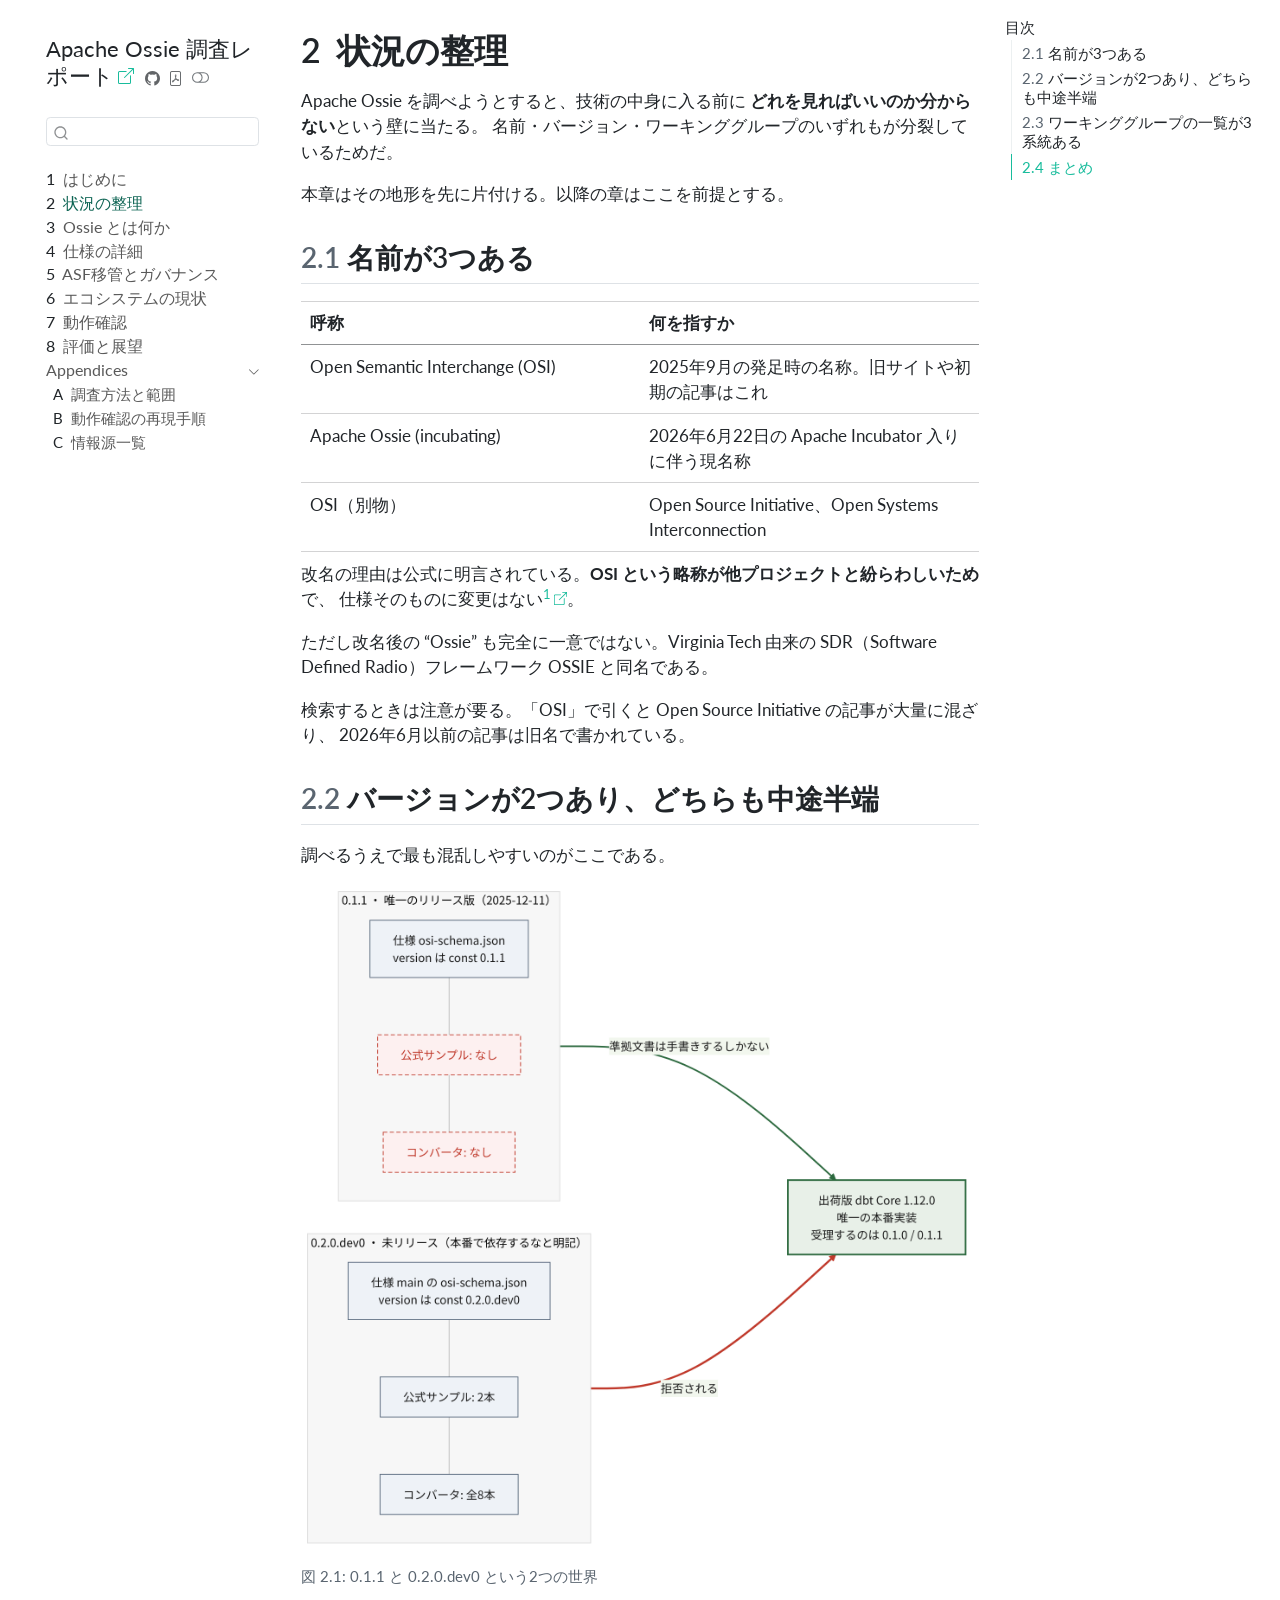
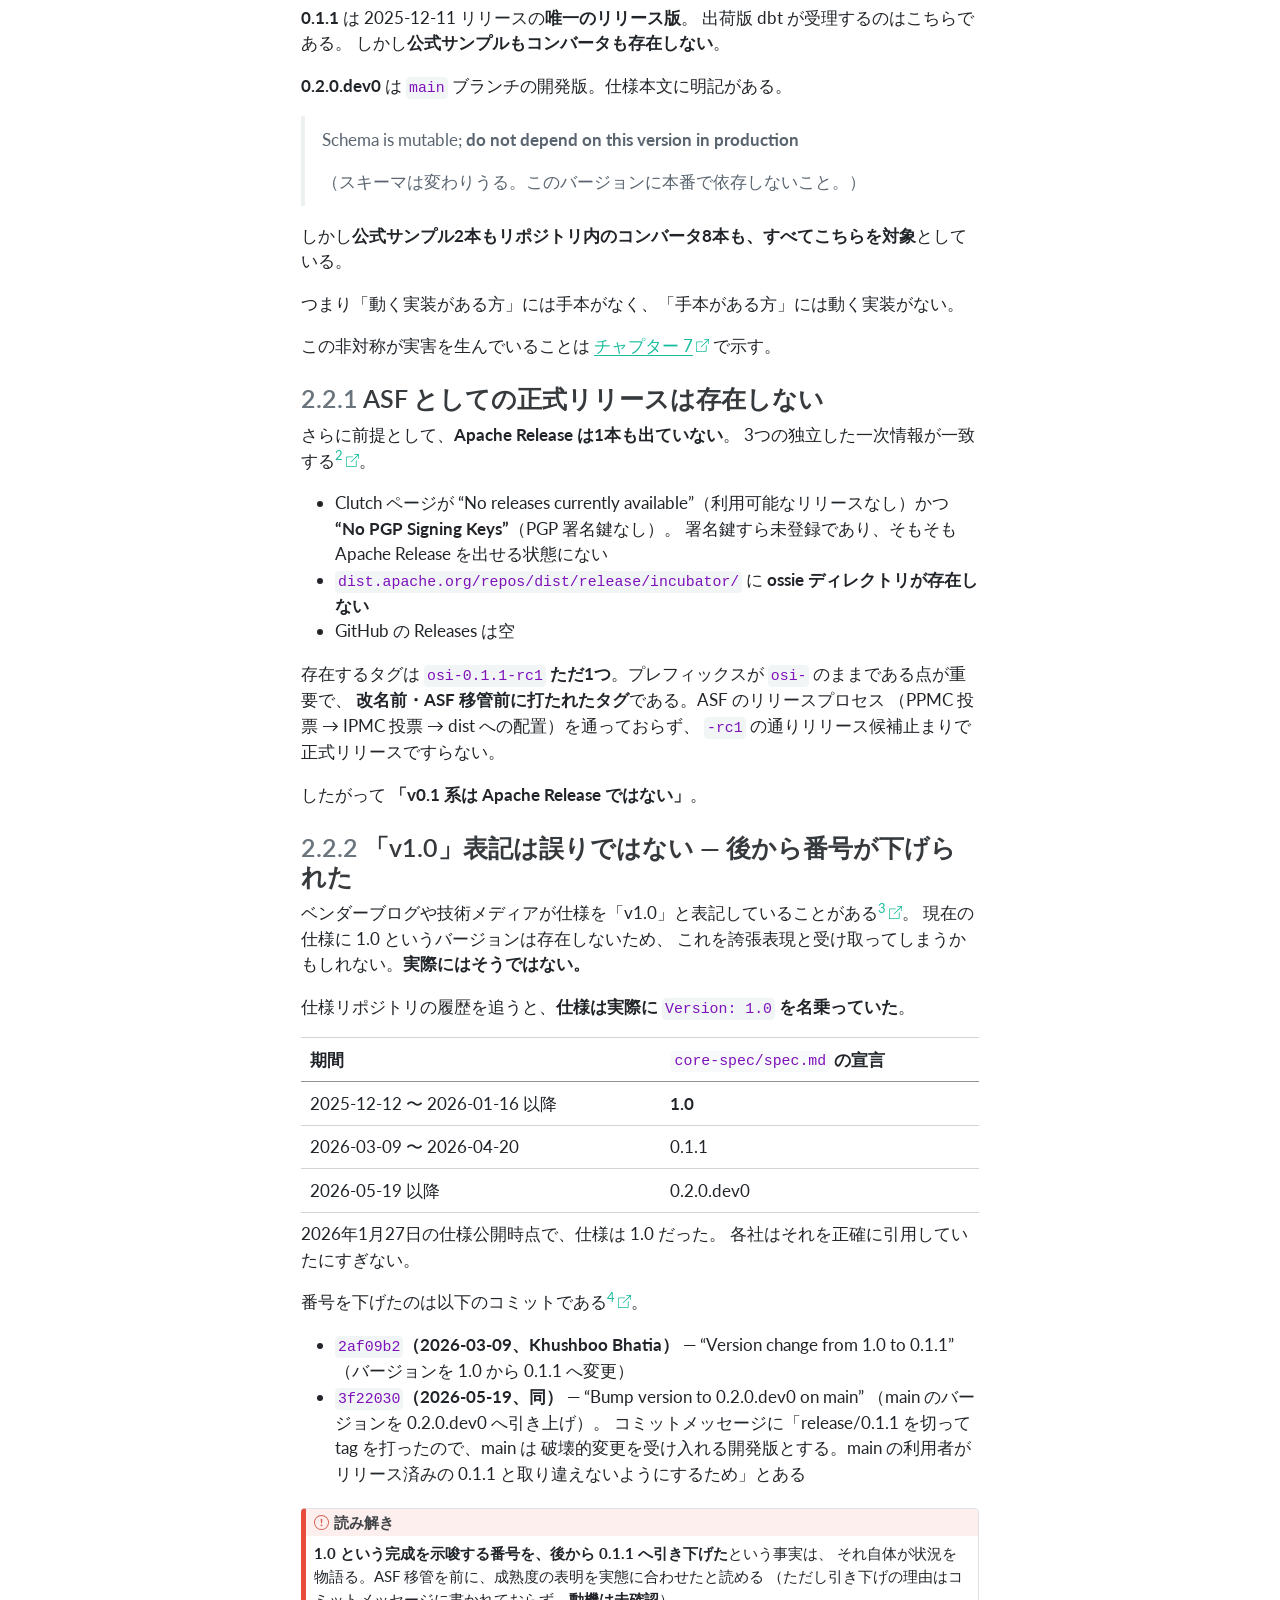
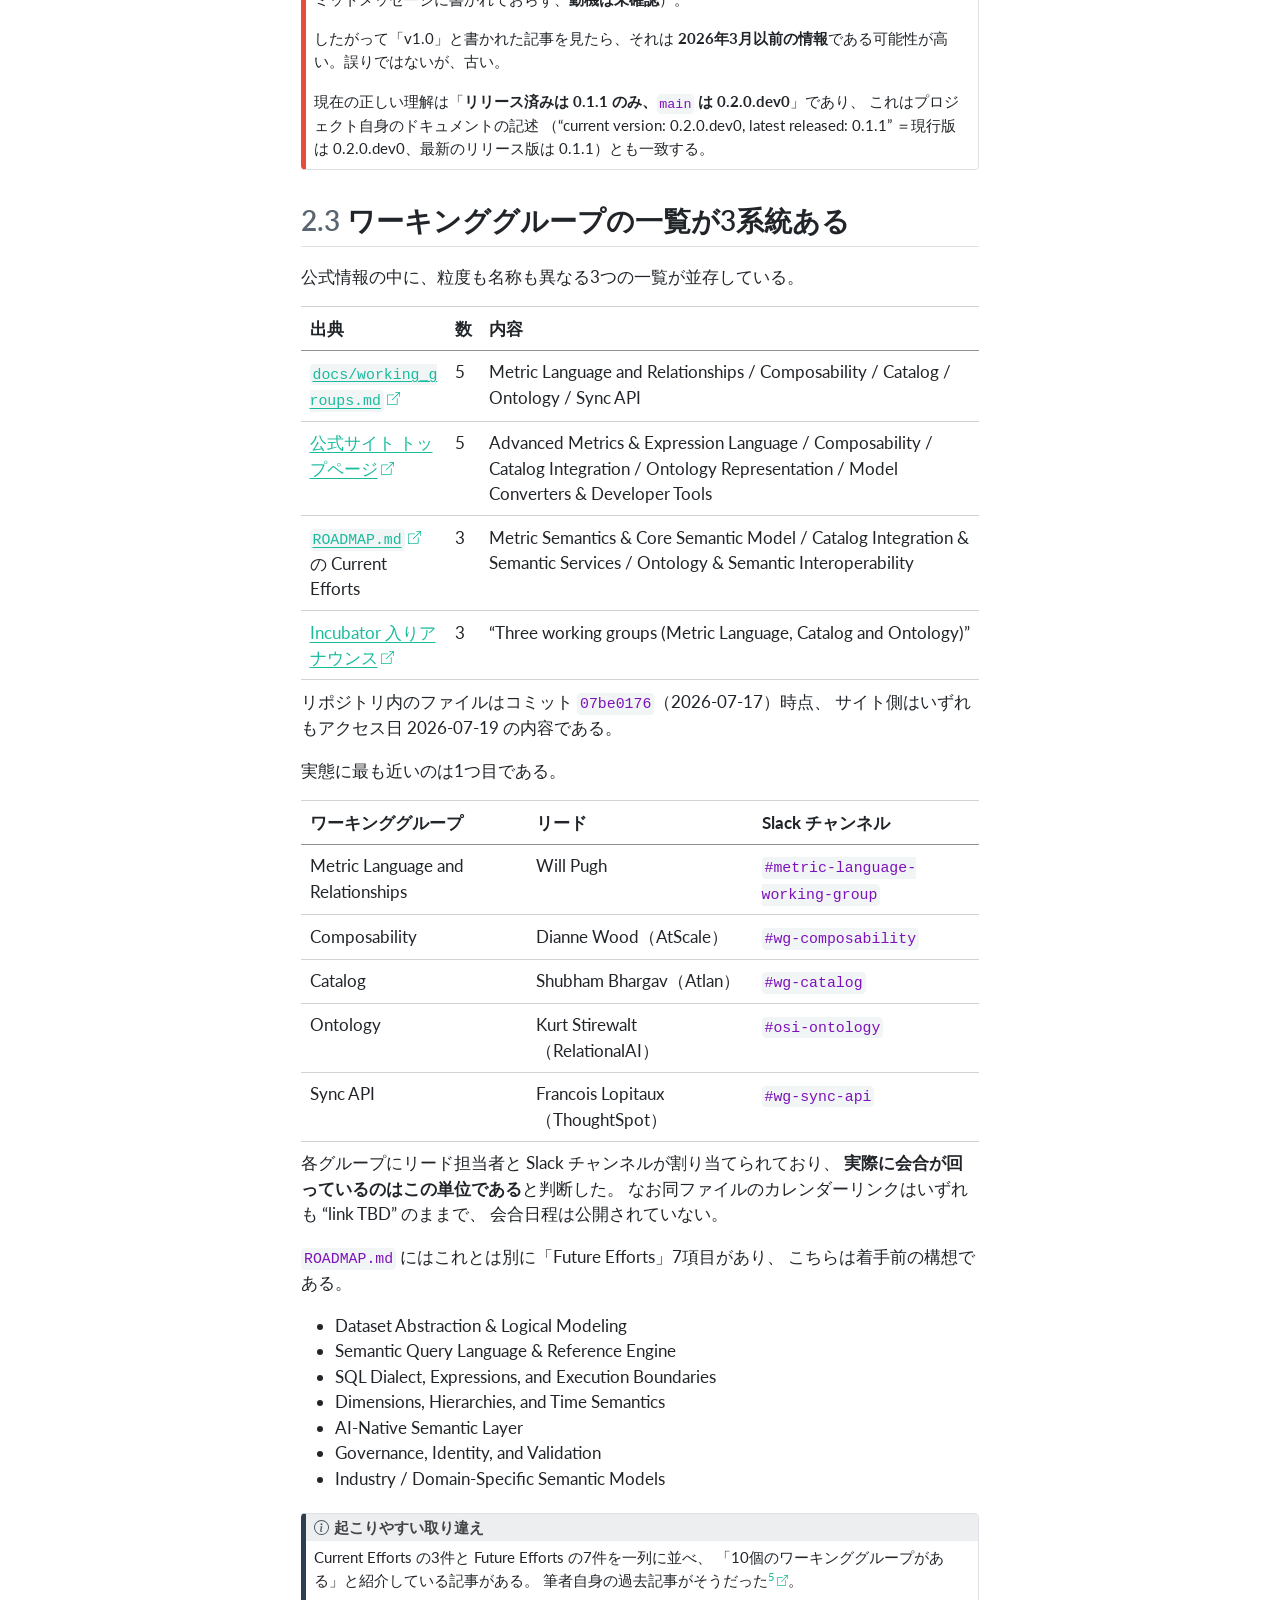
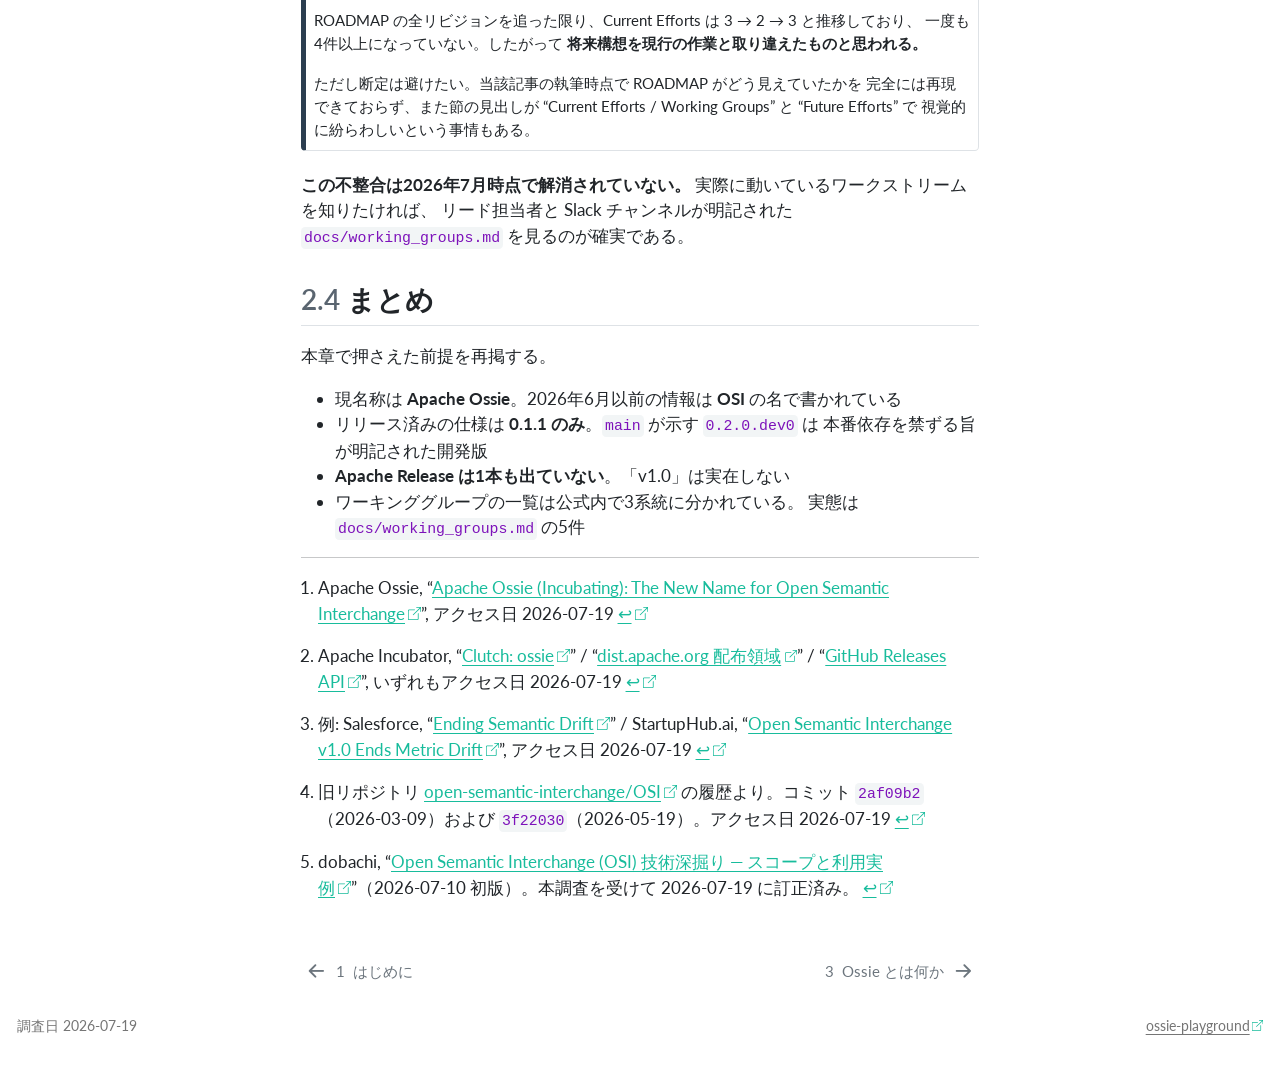
<file: chapters/01-situation.html>
<!DOCTYPE html>
<html xmlns="http://www.w3.org/1999/xhtml" lang="ja" xml:lang="ja"><head>

<meta charset="utf-8">
<meta name="generator" content="quarto-1.10.18">

<meta name="viewport" content="width=device-width, initial-scale=1.0, user-scalable=yes">

<meta name="description" content="Apache Ossie（旧 Open Semantic Interchange）を一次情報と動作確認で調べた記録">

<title>2&nbsp; 状況の整理 – Apache Ossie 調査レポート</title>
<style>
/* Default styles provided by pandoc.
** See https://pandoc.org/MANUAL.html#variables-for-html for config info.
*/
span.smallcaps{font-variant: small-caps;}
div.columns{display: flex; gap: 1.5em;}
div.column{flex: auto;}
@media screen {
div.columns{gap: min(4vw, 1.5em);}
div.column{overflow-x: auto;}
}
div.hanging-indent{margin-left: 1.5em; text-indent: -1.5em;}
ul.task-list{list-style: none;}
ul.task-list li input[type="checkbox"] {
  width: 0.8em;
  margin: 0 0.8em 0.2em -1em; /* quarto-specific, see https://github.com/quarto-dev/quarto-cli/issues/4556 */ 
  vertical-align: middle;
}
</style>


<script src="../site_libs/quarto-nav/quarto-nav.js"></script>
<script src="../site_libs/quarto-nav/headroom.min.js"></script>
<script src="../site_libs/clipboard/clipboard.min.js"></script>
<script src="../site_libs/quarto-search/autocomplete.umd.js"></script>
<script src="../site_libs/quarto-search/fuse.min.js"></script>
<script src="../site_libs/quarto-search/quarto-search.js"></script>
<meta name="quarto:offset" content="../">
<link href="../chapters/02-what-is-ossie.html" rel="next">
<link href="../index.html" rel="prev">
<script src="../site_libs/quarto-html/quarto.js" type="module"></script>
<script src="../site_libs/quarto-html/tabsets/tabsets.js" type="module"></script>
<script src="../site_libs/quarto-html/popper.min.js"></script>
<script src="../site_libs/quarto-html/tippy.umd.min.js"></script>
<script src="../site_libs/quarto-html/anchor.min.js"></script>
<link href="../site_libs/quarto-html/tippy.css" rel="stylesheet">
<link href="../site_libs/quarto-html/quarto-syntax-highlighting-64a204ab8560d761af7679ceaba22944.css" rel="stylesheet" class="quarto-color-scheme" id="quarto-text-highlighting-styles">
<link href="../site_libs/quarto-html/quarto-syntax-highlighting-dark-b85bc7c33db8c58e0ec93c3465666fed.css" rel="stylesheet" class="quarto-color-scheme quarto-color-alternate" id="quarto-text-highlighting-styles">
<link href="../site_libs/quarto-html/quarto-syntax-highlighting-64a204ab8560d761af7679ceaba22944.css" rel="stylesheet" class="quarto-color-scheme-extra" id="quarto-text-highlighting-styles">
<script src="../site_libs/bootstrap/bootstrap.min.js"></script>
<link href="../site_libs/bootstrap/bootstrap-icons.css" rel="stylesheet">
<link href="../site_libs/bootstrap/bootstrap-412f3d6cc93192f4c443a4276dde7190.min.css" rel="stylesheet" append-hash="true" class="quarto-color-scheme" id="quarto-bootstrap" data-mode="light">
<link href="../site_libs/bootstrap/bootstrap-dark-27332f4fd0b2a56405d42df7c190b189.min.css" rel="stylesheet" append-hash="true" class="quarto-color-scheme quarto-color-alternate" id="quarto-bootstrap" data-mode="dark">
<link href="../site_libs/bootstrap/bootstrap-412f3d6cc93192f4c443a4276dde7190.min.css" rel="stylesheet" append-hash="true" class="quarto-color-scheme-extra" id="quarto-bootstrap" data-mode="light">
<script id="quarto-search-options" type="application/json">{
  "location": "sidebar",
  "copy-button": false,
  "collapse-after": 3,
  "panel-placement": "start",
  "type": "textbox",
  "limit": 50,
  "keyboard-shortcut": [
    "f",
    "/",
    "s"
  ],
  "show-item-context": false,
  "language": {
    "search-no-results-text": "一致なし",
    "search-matching-documents-text": "一致した文書",
    "search-copy-link-title": "検索へのリンクをコピー",
    "search-hide-matches-text": "追加の検索結果を非表示",
    "search-more-match-text": "追加の検索結果",
    "search-more-matches-text": "追加の検索結果",
    "search-clear-button-title": "消去",
    "search-text-placeholder": "",
    "search-detached-cancel-button-title": "取消",
    "search-submit-button-title": "検索",
    "search-label": "サーチ"
  }
}</script>


</head>

<body class="nav-sidebar floating quarto-light"><script id="quarto-html-before-body" type="application/javascript">
    const toggleBodyColorMode = (bsSheetEl) => {
      const mode = bsSheetEl.getAttribute("data-mode");
      const bodyEl = window.document.querySelector("body");
      if (mode === "dark") {
        bodyEl.classList.add("quarto-dark");
        bodyEl.classList.remove("quarto-light");
      } else {
        bodyEl.classList.add("quarto-light");
        bodyEl.classList.remove("quarto-dark");
      }
    }
    const toggleBodyColorPrimary = () => {
      const bsSheetEl = window.document.querySelector("link#quarto-bootstrap:not([rel=disabled-stylesheet])");
      if (bsSheetEl) {
        toggleBodyColorMode(bsSheetEl);
      }
    }
    const setColorSchemeToggle = (alternate) => {
      const toggles = window.document.querySelectorAll('.quarto-color-scheme-toggle');
      for (let i=0; i < toggles.length; i++) {
        const toggle = toggles[i];
        if (toggle) {
          if (alternate) {
            toggle.classList.add("alternate");
          } else {
            toggle.classList.remove("alternate");
          }
        }
      }
    };
    const toggleColorMode = (alternate) => {
      // Switch the stylesheets
      const primaryStylesheets = window.document.querySelectorAll('link.quarto-color-scheme:not(.quarto-color-alternate)');
      const alternateStylesheets = window.document.querySelectorAll('link.quarto-color-scheme.quarto-color-alternate');
      manageTransitions('#quarto-margin-sidebar .nav-link', false);
      if (alternate) {
        // note: dark is layered on light, we don't disable primary!
        enableStylesheet(alternateStylesheets);
        for (const sheetNode of alternateStylesheets) {
          if (sheetNode.id === "quarto-bootstrap") {
            toggleBodyColorMode(sheetNode);
          }
        }
      } else {
        disableStylesheet(alternateStylesheets);
        enableStylesheet(primaryStylesheets)
        toggleBodyColorPrimary();
      }
      manageTransitions('#quarto-margin-sidebar .nav-link', true);
      // Switch the toggles
      setColorSchemeToggle(alternate)
      // Hack to workaround the fact that safari doesn't
      // properly recolor the scrollbar when toggling (#1455)
      if (navigator.userAgent.indexOf('Safari') > 0 && navigator.userAgent.indexOf('Chrome') == -1) {
        manageTransitions("body", false);
        window.scrollTo(0, 1);
        setTimeout(() => {
          window.scrollTo(0, 0);
          manageTransitions("body", true);
        }, 40);
      }
    }
    const disableStylesheet = (stylesheets) => {
      for (let i=0; i < stylesheets.length; i++) {
        const stylesheet = stylesheets[i];
        stylesheet.rel = 'disabled-stylesheet';
      }
    }
    const enableStylesheet = (stylesheets) => {
      for (let i=0; i < stylesheets.length; i++) {
        const stylesheet = stylesheets[i];
        if(stylesheet.rel !== 'stylesheet') { // for Chrome, which will still FOUC without this check
          stylesheet.rel = 'stylesheet';
        }
      }
    }
    const manageTransitions = (selector, allowTransitions) => {
      const els = window.document.querySelectorAll(selector);
      for (let i=0; i < els.length; i++) {
        const el = els[i];
        if (allowTransitions) {
          el.classList.remove('notransition');
        } else {
          el.classList.add('notransition');
        }
      }
    }
    const isFileUrl = () => {
      return window.location.protocol === 'file:';
    }
    const hasAlternateSentinel = () => {
      let styleSentinel = getColorSchemeSentinel();
      if (styleSentinel !== null) {
        return styleSentinel === "alternate";
      } else {
        return false;
      }
    }
    const setStyleSentinel = (alternate) => {
      const value = alternate ? "alternate" : "default";
      if (!isFileUrl()) {
        window.localStorage.setItem("quarto-color-scheme", value);
      } else {
        localAlternateSentinel = value;
      }
    }
    const getColorSchemeSentinel = () => {
      if (!isFileUrl()) {
        const storageValue = window.localStorage.getItem("quarto-color-scheme");
        return storageValue != null ? storageValue : localAlternateSentinel;
      } else {
        return localAlternateSentinel;
      }
    }
    const toggleGiscusIfUsed = (isAlternate, darkModeDefault) => {
      const baseTheme = document.querySelector('#giscus-base-theme')?.value ?? 'light';
      const alternateTheme = document.querySelector('#giscus-alt-theme')?.value ?? 'dark';
      let newTheme = '';
      if(authorPrefersDark) {
        newTheme = isAlternate ? baseTheme : alternateTheme;
      } else {
        newTheme = isAlternate ? alternateTheme : baseTheme;
      }
      const changeGiscusTheme = () => {
        // From: https://github.com/giscus/giscus/issues/336
        const sendMessage = (message) => {
          const iframe = document.querySelector('iframe.giscus-frame');
          if (!iframe) return;
          iframe.contentWindow.postMessage({ giscus: message }, 'https://giscus.app');
        }
        sendMessage({
          setConfig: {
            theme: newTheme
          }
        });
      }
      const isGiscussLoaded = window.document.querySelector('iframe.giscus-frame') !== null;
      if (isGiscussLoaded) {
        changeGiscusTheme();
      }
    };
    const authorPrefersDark = false;
    const darkModeDefault = authorPrefersDark;
      document.querySelector('link#quarto-text-highlighting-styles.quarto-color-scheme-extra').rel = 'disabled-stylesheet';
      document.querySelector('link#quarto-bootstrap.quarto-color-scheme-extra').rel = 'disabled-stylesheet';
    let localAlternateSentinel = darkModeDefault ? 'alternate' : 'default';
    // Dark / light mode switch
    window.quartoToggleColorScheme = () => {
      // Read the current dark / light value
      let toAlternate = !hasAlternateSentinel();
      toggleColorMode(toAlternate);
      setStyleSentinel(toAlternate);
      toggleGiscusIfUsed(toAlternate, darkModeDefault);
      window.dispatchEvent(new Event('resize'));
    };
    // Switch to dark mode if need be
    if (hasAlternateSentinel()) {
      toggleColorMode(true);
    } else {
      toggleColorMode(false);
    }
  </script>

<div id="quarto-search-results"></div>
  <header id="quarto-header" class="headroom fixed-top">
  <nav class="quarto-secondary-nav">
    <div class="container-fluid d-flex">
      <button type="button" class="quarto-btn-toggle btn" data-bs-toggle="collapse" role="button" data-bs-target=".quarto-sidebar-collapse-item" aria-controls="quarto-sidebar" aria-expanded="false" aria-label="サイドバーを切り替える" onclick="if (window.quartoToggleHeadroom) { window.quartoToggleHeadroom(); }">
        <i class="bi bi-layout-text-sidebar-reverse"></i>
      </button>
        <nav class="quarto-page-breadcrumbs" aria-label="breadcrumb"><ol class="breadcrumb"><li class="breadcrumb-item"><a href="../chapters/01-situation.html"><span class="chapter-number">2</span>&nbsp; <span class="chapter-title">状況の整理</span></a></li></ol></nav>
        <a class="flex-grow-1" role="navigation" data-bs-toggle="collapse" data-bs-target=".quarto-sidebar-collapse-item" aria-controls="quarto-sidebar" aria-expanded="false" aria-label="サイドバーを切り替える" onclick="if (window.quartoToggleHeadroom) { window.quartoToggleHeadroom(); }">      
        </a>
      <button type="button" class="btn quarto-search-button" aria-label="サーチ" onclick="window.quartoOpenSearch();">
        <i class="bi bi-search"></i>
      </button>
    </div>
  </nav>
</header>
<!-- content -->
<div id="quarto-content" class="quarto-container page-columns page-rows-contents page-layout-article">
<!-- sidebar -->
  <nav id="quarto-sidebar" class="sidebar collapse collapse-horizontal quarto-sidebar-collapse-item sidebar-navigation floating overflow-auto">
    <div class="pt-lg-2 mt-2 text-left sidebar-header">
    <div class="sidebar-title mb-0 py-0">
      <a href="../">Apache Ossie 調査レポート</a> 
        <div class="sidebar-tools-main tools-wide">
    <a href="https://github.com/dobachi/ossie-playground" title="Source Code" class="quarto-navigation-tool px-1" aria-label="Source Code"><i class="bi bi-github"></i></a>
    <a href="../apache-ossie-report-2026-07-21.pdf" title="Download PDF" class="quarto-navigation-tool px-1" aria-label="Download PDF"><i class="bi bi-file-pdf"></i></a>
  <a href="" class="quarto-color-scheme-toggle quarto-navigation-tool  px-1" onclick="window.quartoToggleColorScheme(); return false;" title="ダークモードの切り替え"><i class="bi"></i></a>
</div>
    </div>
      </div>
        <div class="mt-2 flex-shrink-0 align-items-center">
        <div class="sidebar-search">
        <div id="quarto-search" class="" title="サーチ"></div>
        </div>
        </div>
    <div class="sidebar-menu-container"> 
    <ul class="list-unstyled mt-1">
        <li class="sidebar-item">
  <div class="sidebar-item-container"> 
  <a href="../index.html" class="sidebar-item-text sidebar-link">
 <span class="menu-text"><span class="chapter-number">1</span>&nbsp; <span class="chapter-title">はじめに</span></span></a>
  </div>
</li>
        <li class="sidebar-item">
  <div class="sidebar-item-container"> 
  <a href="../chapters/01-situation.html" class="sidebar-item-text sidebar-link active">
 <span class="menu-text"><span class="chapter-number">2</span>&nbsp; <span class="chapter-title">状況の整理</span></span></a>
  </div>
</li>
        <li class="sidebar-item">
  <div class="sidebar-item-container"> 
  <a href="../chapters/02-what-is-ossie.html" class="sidebar-item-text sidebar-link">
 <span class="menu-text"><span class="chapter-number">3</span>&nbsp; <span class="chapter-title">Ossie とは何か</span></span></a>
  </div>
</li>
        <li class="sidebar-item">
  <div class="sidebar-item-container"> 
  <a href="../chapters/03-specification.html" class="sidebar-item-text sidebar-link">
 <span class="menu-text"><span class="chapter-number">4</span>&nbsp; <span class="chapter-title">仕様の詳細</span></span></a>
  </div>
</li>
        <li class="sidebar-item">
  <div class="sidebar-item-container"> 
  <a href="../chapters/04-governance.html" class="sidebar-item-text sidebar-link">
 <span class="menu-text"><span class="chapter-number">5</span>&nbsp; <span class="chapter-title">ASF移管とガバナンス</span></span></a>
  </div>
</li>
        <li class="sidebar-item">
  <div class="sidebar-item-container"> 
  <a href="../chapters/05-ecosystem.html" class="sidebar-item-text sidebar-link">
 <span class="menu-text"><span class="chapter-number">6</span>&nbsp; <span class="chapter-title">エコシステムの現状</span></span></a>
  </div>
</li>
        <li class="sidebar-item">
  <div class="sidebar-item-container"> 
  <a href="../chapters/06-verification.html" class="sidebar-item-text sidebar-link">
 <span class="menu-text"><span class="chapter-number">7</span>&nbsp; <span class="chapter-title">動作確認</span></span></a>
  </div>
</li>
        <li class="sidebar-item">
  <div class="sidebar-item-container"> 
  <a href="../chapters/07-assessment.html" class="sidebar-item-text sidebar-link">
 <span class="menu-text"><span class="chapter-number">8</span>&nbsp; <span class="chapter-title">評価と展望</span></span></a>
  </div>
</li>
        <li class="sidebar-item sidebar-item-section">
      <div class="sidebar-item-container"> 
            <a class="sidebar-item-text sidebar-link text-start" data-bs-toggle="collapse" data-bs-target="#quarto-sidebar-section-1" role="navigation" aria-expanded="true">
 <span class="menu-text">Appendices</span></a>
          <a class="sidebar-item-toggle text-start" data-bs-toggle="collapse" data-bs-target="#quarto-sidebar-section-1" role="navigation" aria-expanded="true" aria-label="セクションを切り替え">
            <i class="bi bi-chevron-right ms-2"></i>
          </a> 
      </div>
      <ul id="quarto-sidebar-section-1" class="collapse list-unstyled sidebar-section depth1 show">  
          <li class="sidebar-item">
  <div class="sidebar-item-container"> 
  <a href="../appendix/method.html" class="sidebar-item-text sidebar-link">
 <span class="menu-text"><span class="chapter-number">A</span>&nbsp; <span class="chapter-title">調査方法と範囲</span></span></a>
  </div>
</li>
          <li class="sidebar-item">
  <div class="sidebar-item-container"> 
  <a href="../appendix/reproduce.html" class="sidebar-item-text sidebar-link">
 <span class="menu-text"><span class="chapter-number">B</span>&nbsp; <span class="chapter-title">動作確認の再現手順</span></span></a>
  </div>
</li>
          <li class="sidebar-item">
  <div class="sidebar-item-container"> 
  <a href="../appendix/resources.html" class="sidebar-item-text sidebar-link">
 <span class="menu-text"><span class="chapter-number">C</span>&nbsp; <span class="chapter-title">情報源一覧</span></span></a>
  </div>
</li>
      </ul>
  </li>
    </ul>
    </div>
</nav>
<div id="quarto-sidebar-glass" class="quarto-sidebar-collapse-item" data-bs-toggle="collapse" data-bs-target=".quarto-sidebar-collapse-item"></div>
<!-- margin-sidebar -->
    <div id="quarto-margin-sidebar" class="sidebar margin-sidebar">
        <nav id="TOC" role="doc-toc" class="toc-active">
    <h2 id="toc-title">目次</h2>
   
  <ul>
  <li><a href="#名前が3つある" id="toc-名前が3つある" class="nav-link active" data-scroll-target="#名前が3つある"><span class="header-section-number">2.1</span> 名前が3つある</a></li>
  <li><a href="#バージョンが2つありどちらも中途半端" id="toc-バージョンが2つありどちらも中途半端" class="nav-link" data-scroll-target="#バージョンが2つありどちらも中途半端"><span class="header-section-number">2.2</span> バージョンが2つあり、どちらも中途半端</a>
  <ul class="collapse">
  <li><a href="#asf-としての正式リリースは存在しない" id="toc-asf-としての正式リリースは存在しない" class="nav-link" data-scroll-target="#asf-としての正式リリースは存在しない"><span class="header-section-number">2.2.1</span> ASF としての正式リリースは存在しない</a></li>
  <li><a href="#sec-v10" id="toc-sec-v10" class="nav-link" data-scroll-target="#sec-v10"><span class="header-section-number">2.2.2</span> 「v1.0」表記は誤りではない — 後から番号が下げられた</a></li>
  </ul></li>
  <li><a href="#ワーキンググループの一覧が3系統ある" id="toc-ワーキンググループの一覧が3系統ある" class="nav-link" data-scroll-target="#ワーキンググループの一覧が3系統ある"><span class="header-section-number">2.3</span> ワーキンググループの一覧が3系統ある</a></li>
  <li><a href="#まとめ" id="toc-まとめ" class="nav-link" data-scroll-target="#まとめ"><span class="header-section-number">2.4</span> まとめ</a></li>
  </ul>
</nav>
    </div>
<!-- main -->
<main class="content" id="quarto-document-content">


<header id="title-block-header" class="quarto-title-block default">
<div class="quarto-title">
<h1 class="title"><span id="sec-situation" class="quarto-section-identifier"><span class="chapter-number">2</span>&nbsp; <span class="chapter-title">状況の整理</span></span></h1>
</div>



<div class="quarto-title-meta">

    
  
    
  </div>
  


</header>


<p>Apache Ossie を調べようとすると、技術の中身に入る前に <strong>どれを見ればいいのか分からない</strong>という壁に当たる。 名前・バージョン・ワーキンググループのいずれもが分裂しているためだ。</p>
<p>本章はその地形を先に片付ける。以降の章はここを前提とする。</p>
<section id="名前が3つある" class="level2" data-number="2.1">
<h2 data-number="2.1" class="anchored" data-anchor-id="名前が3つある"><span class="header-section-number">2.1</span> 名前が3つある</h2>
<table class="caption-top table">
<colgroup>
<col style="width: 50%">
<col style="width: 50%">
</colgroup>
<thead>
<tr class="header">
<th>呼称</th>
<th>何を指すか</th>
</tr>
</thead>
<tbody>
<tr class="odd">
<td>Open Semantic Interchange (OSI)</td>
<td>2025年9月の発足時の名称。旧サイトや初期の記事はこれ</td>
</tr>
<tr class="even">
<td>Apache Ossie (incubating)</td>
<td>2026年6月22日の Apache Incubator 入りに伴う現名称</td>
</tr>
<tr class="odd">
<td>OSI（別物）</td>
<td>Open Source Initiative、Open Systems Interconnection</td>
</tr>
</tbody>
</table>
<p>改名の理由は公式に明言されている。<strong>OSI という略称が他プロジェクトと紛らわしいため</strong>で、 仕様そのものに変更はない<a href="#fn1" class="footnote-ref" id="fnref1" role="doc-noteref"><sup>1</sup></a>。</p>
<p>ただし改名後の “Ossie” も完全に一意ではない。Virginia Tech 由来の SDR（Software Defined Radio）フレームワーク OSSIE と同名である。</p>
<p>検索するときは注意が要る。「OSI」で引くと Open Source Initiative の記事が大量に混ざり、 2026年6月以前の記事は旧名で書かれている。</p>
</section>
<section id="バージョンが2つありどちらも中途半端" class="level2" data-number="2.2">
<h2 data-number="2.2" class="anchored" data-anchor-id="バージョンが2つありどちらも中途半端"><span class="header-section-number">2.2</span> バージョンが2つあり、どちらも中途半端</h2>
<p>調べるうえで最も混乱しやすいのがここである。</p>
<div id="fig-two-worlds" class="quarto-float quarto-figure quarto-figure-center anchored">
<figure class="quarto-float quarto-float-fig figure">
<div aria-describedby="fig-two-worlds-caption-0ceaefa1-69ba-4598-a22c-09a6ac19f8ca">
<img src="../diagrams/01-two-worlds.png" class="img-fluid figure-img">
</div>
<figcaption class="quarto-float-caption-bottom quarto-float-caption quarto-float-fig" id="fig-two-worlds-caption-0ceaefa1-69ba-4598-a22c-09a6ac19f8ca">
図&nbsp;2.1: 0.1.1 と 0.2.0.dev0 という2つの世界
</figcaption>
</figure>
</div>
<p><strong>0.1.1</strong> は 2025-12-11 リリースの<strong>唯一のリリース版</strong>。 出荷版 dbt が受理するのはこちらである。 しかし<strong>公式サンプルもコンバータも存在しない</strong>。</p>
<p><strong>0.2.0.dev0</strong> は <code>main</code> ブランチの開発版。仕様本文に明記がある。</p>
<blockquote class="blockquote">
<p>Schema is mutable; <strong>do not depend on this version in production</strong></p>
<p>（スキーマは変わりうる。このバージョンに本番で依存しないこと。）</p>
</blockquote>
<p>しかし<strong>公式サンプル2本もリポジトリ内のコンバータ8本も、すべてこちらを対象</strong>としている。</p>
<p>つまり「動く実装がある方」には手本がなく、「手本がある方」には動く実装がない。</p>
<p>この非対称が実害を生んでいることは <a href="06-verification.html" class="quarto-xref"><span>チャプター 7</span></a> で示す。</p>
<section id="asf-としての正式リリースは存在しない" class="level3" data-number="2.2.1">
<h3 data-number="2.2.1" class="anchored" data-anchor-id="asf-としての正式リリースは存在しない"><span class="header-section-number">2.2.1</span> ASF としての正式リリースは存在しない</h3>
<p>さらに前提として、<strong>Apache Release は1本も出ていない</strong>。 3つの独立した一次情報が一致する<a href="#fn2" class="footnote-ref" id="fnref2" role="doc-noteref"><sup>2</sup></a>。</p>
<ul>
<li>Clutch ページが “No releases currently available”（利用可能なリリースなし）かつ <strong>“No PGP Signing Keys”</strong>（PGP 署名鍵なし）。 署名鍵すら未登録であり、そもそも Apache Release を出せる状態にない</li>
<li><code>dist.apache.org/repos/dist/release/incubator/</code> に <strong>ossie ディレクトリが存在しない</strong></li>
<li>GitHub の Releases は空</li>
</ul>
<p>存在するタグは <strong><code>osi-0.1.1-rc1</code> ただ1つ</strong>。プレフィックスが <code>osi-</code> のままである点が重要で、 <strong>改名前・ASF 移管前に打たれたタグ</strong>である。ASF のリリースプロセス （PPMC 投票 → IPMC 投票 → dist への配置）を通っておらず、 <code>-rc1</code> の通りリリース候補止まりで正式リリースですらない。</p>
<p>したがって <strong>「v0.1 系は Apache Release ではない」</strong>。</p>
</section>
<section id="sec-v10" class="level3" data-number="2.2.2">
<h3 data-number="2.2.2" class="anchored" data-anchor-id="sec-v10"><span class="header-section-number">2.2.2</span> 「v1.0」表記は誤りではない — 後から番号が下げられた</h3>
<p>ベンダーブログや技術メディアが仕様を「v1.0」と表記していることがある<a href="#fn3" class="footnote-ref" id="fnref3" role="doc-noteref"><sup>3</sup></a>。 現在の仕様に 1.0 というバージョンは存在しないため、 これを誇張表現と受け取ってしまうかもしれない。<strong>実際にはそうではない。</strong></p>
<p>仕様リポジトリの履歴を追うと、<strong>仕様は実際に <code>Version: 1.0</code> を名乗っていた</strong>。</p>
<table class="caption-top table">
<thead>
<tr class="header">
<th>期間</th>
<th><code>core-spec/spec.md</code> の宣言</th>
</tr>
</thead>
<tbody>
<tr class="odd">
<td>2025-12-12 〜 2026-01-16 以降</td>
<td><strong>1.0</strong></td>
</tr>
<tr class="even">
<td>2026-03-09 〜 2026-04-20</td>
<td>0.1.1</td>
</tr>
<tr class="odd">
<td>2026-05-19 以降</td>
<td>0.2.0.dev0</td>
</tr>
</tbody>
</table>
<p>2026年1月27日の仕様公開時点で、仕様は 1.0 だった。 各社はそれを正確に引用していたにすぎない。</p>
<p>番号を下げたのは以下のコミットである<a href="#fn4" class="footnote-ref" id="fnref4" role="doc-noteref"><sup>4</sup></a>。</p>
<ul>
<li><strong><code>2af09b2</code>（2026-03-09、Khushboo Bhatia）</strong> — “Version change from 1.0 to 0.1.1” （バージョンを 1.0 から 0.1.1 へ変更）</li>
<li><strong><code>3f22030</code>（2026-05-19、同）</strong> — “Bump version to 0.2.0.dev0 on main” （main のバージョンを 0.2.0.dev0 へ引き上げ）。 コミットメッセージに「release/0.1.1 を切って tag を打ったので、main は 破壊的変更を受け入れる開発版とする。main の利用者が リリース済みの 0.1.1 と取り違えないようにするため」とある</li>
</ul>
<div class="callout callout-style-default callout-important callout-titled">
<div class="callout-header d-flex align-content-center">
<div class="callout-icon-container">
<i class="callout-icon"></i>
</div>
<div class="callout-title-container flex-fill">
<span class="screen-reader-only">重要</span>読み解き
</div>
</div>
<div class="callout-body-container callout-body">
<p><strong>1.0 という完成を示唆する番号を、後から 0.1.1 へ引き下げた</strong>という事実は、 それ自体が状況を物語る。ASF 移管を前に、成熟度の表明を実態に合わせたと読める （ただし引き下げの理由はコミットメッセージに書かれておらず、<strong>動機は未確認</strong>）。</p>
<p>したがって「v1.0」と書かれた記事を見たら、それは <strong>2026年3月以前の情報</strong>である可能性が高い。誤りではないが、古い。</p>
<p>現在の正しい理解は「<strong>リリース済みは 0.1.1 のみ、<code>main</code> は 0.2.0.dev0</strong>」であり、 これはプロジェクト自身のドキュメントの記述 （“current version: 0.2.0.dev0, latest released: 0.1.1” ＝現行版は 0.2.0.dev0、最新のリリース版は 0.1.1）とも一致する。</p>
</div>
</div>
</section>
</section>
<section id="ワーキンググループの一覧が3系統ある" class="level2" data-number="2.3">
<h2 data-number="2.3" class="anchored" data-anchor-id="ワーキンググループの一覧が3系統ある"><span class="header-section-number">2.3</span> ワーキンググループの一覧が3系統ある</h2>
<p>公式情報の中に、粒度も名称も異なる3つの一覧が並存している。</p>
<table class="caption-top table">
<thead>
<tr class="header">
<th>出典</th>
<th>数</th>
<th>内容</th>
</tr>
</thead>
<tbody>
<tr class="odd">
<td><a href="https://github.com/apache/ossie/blob/07be0176e48af67f0b46e0957a87a154586abf38/docs/working_groups.md"><code>docs/working_groups.md</code></a></td>
<td>5</td>
<td>Metric Language and Relationships / Composability / Catalog / Ontology / Sync API</td>
</tr>
<tr class="even">
<td><a href="https://ossie.apache.org/">公式サイト トップページ</a></td>
<td>5</td>
<td>Advanced Metrics &amp; Expression Language / Composability / Catalog Integration / Ontology Representation / Model Converters &amp; Developer Tools</td>
</tr>
<tr class="odd">
<td><a href="https://github.com/apache/ossie/blob/07be0176e48af67f0b46e0957a87a154586abf38/ROADMAP.md"><code>ROADMAP.md</code></a> の Current Efforts</td>
<td>3</td>
<td>Metric Semantics &amp; Core Semantic Model / Catalog Integration &amp; Semantic Services / Ontology &amp; Semantic Interoperability</td>
</tr>
<tr class="even">
<td><a href="https://ossie.apache.org/updates/ossie-enters-apache-incubator/">Incubator 入りアナウンス</a></td>
<td>3</td>
<td>“Three working groups (Metric Language, Catalog and Ontology)”</td>
</tr>
</tbody>
</table>
<p>リポジトリ内のファイルはコミット <code>07be0176</code>（2026-07-17）時点、 サイト側はいずれもアクセス日 2026-07-19 の内容である。</p>
<p>実態に最も近いのは1つ目である。</p>
<table class="caption-top table">
<colgroup>
<col style="width: 33%">
<col style="width: 33%">
<col style="width: 33%">
</colgroup>
<thead>
<tr class="header">
<th>ワーキンググループ</th>
<th>リード</th>
<th>Slack チャンネル</th>
</tr>
</thead>
<tbody>
<tr class="odd">
<td>Metric Language and Relationships</td>
<td>Will Pugh</td>
<td><code>#metric-language-working-group</code></td>
</tr>
<tr class="even">
<td>Composability</td>
<td>Dianne Wood（AtScale）</td>
<td><code>#wg-composability</code></td>
</tr>
<tr class="odd">
<td>Catalog</td>
<td>Shubham Bhargav（Atlan）</td>
<td><code>#wg-catalog</code></td>
</tr>
<tr class="even">
<td>Ontology</td>
<td>Kurt Stirewalt（RelationalAI）</td>
<td><code>#osi-ontology</code></td>
</tr>
<tr class="odd">
<td>Sync API</td>
<td>Francois Lopitaux（ThoughtSpot）</td>
<td><code>#wg-sync-api</code></td>
</tr>
</tbody>
</table>
<p>各グループにリード担当者と Slack チャンネルが割り当てられており、 <strong>実際に会合が回っているのはこの単位である</strong>と判断した。 なお同ファイルのカレンダーリンクはいずれも “link TBD” のままで、 会合日程は公開されていない。</p>
<p><code>ROADMAP.md</code> にはこれとは別に「Future Efforts」7項目があり、 こちらは着手前の構想である。</p>
<ul>
<li>Dataset Abstraction &amp; Logical Modeling</li>
<li>Semantic Query Language &amp; Reference Engine</li>
<li>SQL Dialect, Expressions, and Execution Boundaries</li>
<li>Dimensions, Hierarchies, and Time Semantics</li>
<li>AI-Native Semantic Layer</li>
<li>Governance, Identity, and Validation</li>
<li>Industry / Domain-Specific Semantic Models</li>
</ul>
<div class="callout callout-style-default callout-note callout-titled">
<div class="callout-header d-flex align-content-center">
<div class="callout-icon-container">
<i class="callout-icon"></i>
</div>
<div class="callout-title-container flex-fill">
<span class="screen-reader-only">ノート</span>起こりやすい取り違え
</div>
</div>
<div class="callout-body-container callout-body">
<p>Current Efforts の3件と Future Efforts の7件を一列に並べ、 「10個のワーキンググループがある」と紹介している記事がある。 筆者自身の過去記事がそうだった<a href="#fn5" class="footnote-ref" id="fnref5" role="doc-noteref"><sup>5</sup></a>。</p>
<p>ROADMAP の全リビジョンを追った限り、Current Efforts は 3 → 2 → 3 と推移しており、 一度も4件以上になっていない。したがって <strong>将来構想を現行の作業と取り違えたものと思われる。</strong></p>
<p>ただし断定は避けたい。当該記事の執筆時点で ROADMAP がどう見えていたかを 完全には再現できておらず、また節の見出しが “Current Efforts / Working Groups” と “Future Efforts” で 視覚的に紛らわしいという事情もある。</p>
</div>
</div>
<p><strong>この不整合は2026年7月時点で解消されていない。</strong> 実際に動いているワークストリームを知りたければ、 リード担当者と Slack チャンネルが明記された <code>docs/working_groups.md</code> を見るのが確実である。</p>
</section>
<section id="まとめ" class="level2" data-number="2.4">
<h2 data-number="2.4" class="anchored" data-anchor-id="まとめ"><span class="header-section-number">2.4</span> まとめ</h2>
<p>本章で押さえた前提を再掲する。</p>
<ul>
<li>現名称は <strong>Apache Ossie</strong>。2026年6月以前の情報は <strong>OSI</strong> の名で書かれている</li>
<li>リリース済みの仕様は <strong>0.1.1 のみ</strong>。<code>main</code> が示す <code>0.2.0.dev0</code> は 本番依存を禁ずる旨が明記された開発版</li>
<li><strong>Apache Release は1本も出ていない</strong>。「v1.0」は実在しない</li>
<li>ワーキンググループの一覧は公式内で3系統に分かれている。 実態は <code>docs/working_groups.md</code> の5件</li>
</ul>


</section>
<section id="footnotes" class="footnotes footnotes-end-of-document" role="doc-endnotes">
<hr>
<ol>
<li id="fn1"><p>Apache Ossie, “<a href="https://ossie.apache.org/updates/ossie-enters-apache-incubator/">Apache Ossie (Incubating): The New Name for Open Semantic Interchange</a>”, アクセス日 2026-07-19<a href="#fnref1" class="footnote-back" role="doc-backlink">↩︎</a></p></li>
<li id="fn2"><p>Apache Incubator, “<a href="https://incubator.apache.org/clutch/ossie.html">Clutch: ossie</a>” / “<a href="https://dist.apache.org/repos/dist/release/incubator/">dist.apache.org 配布領域</a>” / “<a href="https://api.github.com/repos/apache/ossie/releases">GitHub Releases API</a>”, いずれもアクセス日 2026-07-19<a href="#fnref2" class="footnote-back" role="doc-backlink">↩︎</a></p></li>
<li id="fn3"><p>例: Salesforce, “<a href="https://www.salesforce.com/blog/ending-semantic-drift-unified-business-logic-foundation/">Ending Semantic Drift</a>” / StartupHub.ai, “<a href="https://www.startuphub.ai/ai-news/ai-research/2026/open-semantic-interchange-v1-0-ends-metric-drift">Open Semantic Interchange v1.0 Ends Metric Drift</a>”, アクセス日 2026-07-19<a href="#fnref3" class="footnote-back" role="doc-backlink">↩︎</a></p></li>
<li id="fn4"><p>旧リポジトリ <a href="https://github.com/open-semantic-interchange/OSI">open-semantic-interchange/OSI</a> の履歴より。コミット <code>2af09b2</code>（2026-03-09）および <code>3f22030</code>（2026-05-19）。アクセス日 2026-07-19<a href="#fnref4" class="footnote-back" role="doc-backlink">↩︎</a></p></li>
<li id="fn5"><p>dobachi, “<a href="https://dobachi.github.io/memo-blog/2026/07/10/Open-Semantic-Interchange-technical-deep-dive/">Open Semantic Interchange (OSI) 技術深掘り — スコープと利用実例</a>”（2026-07-10 初版）。本調査を受けて 2026-07-19 に訂正済み。<a href="#fnref5" class="footnote-back" role="doc-backlink">↩︎</a></p></li>
</ol>
</section>

</main> <!-- /main -->
<script id="quarto-html-after-body" type="application/javascript">
  window.document.addEventListener("DOMContentLoaded", function (event) {
    // Ensure there is a toggle, if there isn't float one in the top right
    if (window.document.querySelector('.quarto-color-scheme-toggle') === null) {
      const a = window.document.createElement('a');
      a.classList.add('top-right');
      a.classList.add('quarto-color-scheme-toggle');
      a.href = "";
      a.onclick = function() { try { window.quartoToggleColorScheme(); } catch {} return false; };
      const i = window.document.createElement("i");
      i.classList.add('bi');
      a.appendChild(i);
      window.document.body.appendChild(a);
    }
    setColorSchemeToggle(hasAlternateSentinel())
    const icon = "";
    const anchorJS = new window.AnchorJS();
    anchorJS.options = {
      placement: 'right',
      icon: icon
    };
    anchorJS.add('.anchored');
    const isCodeAnnotation = (el) => {
      for (const clz of el.classList) {
        if (clz.startsWith('code-annotation-')) {                     
          return true;
        }
      }
      return false;
    }
    const onCopySuccess = function(e) {
      // button target
      const button = e.trigger;
      // don't keep focus
      button.blur();
      // flash "checked"
      button.classList.add('code-copy-button-checked');
      var currentTitle = button.getAttribute("title");
      button.setAttribute("title", "コピーしました");
      let tooltip;
      if (window.bootstrap) {
        button.setAttribute("data-bs-toggle", "tooltip");
        button.setAttribute("data-bs-placement", "left");
        button.setAttribute("data-bs-title", "コピーしました");
        tooltip = new bootstrap.Tooltip(button, 
          { trigger: "manual", 
            customClass: "code-copy-button-tooltip",
            offset: [0, -8]});
        tooltip.show();    
      }
      setTimeout(function() {
        if (tooltip) {
          tooltip.hide();
          button.removeAttribute("data-bs-title");
          button.removeAttribute("data-bs-toggle");
          button.removeAttribute("data-bs-placement");
        }
        button.setAttribute("title", currentTitle);
        button.classList.remove('code-copy-button-checked');
      }, 1000);
      // clear code selection
      e.clearSelection();
    }
    const getTextToCopy = function(trigger) {
      const outerScaffold = trigger.parentElement.cloneNode(true);
      const codeEl = outerScaffold.querySelector('code');
      for (const childEl of codeEl.children) {
        if (isCodeAnnotation(childEl)) {
          childEl.remove();
        }
      }
      return codeEl.innerText;
    }
    const clipboard = new window.ClipboardJS('.code-copy-button:not([data-in-quarto-modal])', {
      text: getTextToCopy
    });
    clipboard.on('success', onCopySuccess);
    if (window.document.getElementById('quarto-embedded-source-code-modal')) {
      const clipboardModal = new window.ClipboardJS('.code-copy-button[data-in-quarto-modal]', {
        text: getTextToCopy,
        container: window.document.getElementById('quarto-embedded-source-code-modal')
      });
      clipboardModal.on('success', onCopySuccess);
    }
      var localhostRegex = new RegExp(/^(?:http|https):\/\/localhost\:?[0-9]*\//);
      var mailtoRegex = new RegExp(/^mailto:/);
        var filterRegex = new RegExp("https:\/\/dobachi\.github\.io\/ossie-playground\/");
      var isInternal = (href) => {
          return filterRegex.test(href) || localhostRegex.test(href) || mailtoRegex.test(href);
      }
      // Inspect non-navigation links and adorn them if external
     var links = window.document.querySelectorAll('a[href]:not(.nav-link):not(.navbar-brand):not(.toc-action):not(.sidebar-link):not(.sidebar-item-toggle):not(.pagination-link):not(.no-external):not([aria-hidden]):not(.dropdown-item):not(.quarto-navigation-tool):not(.about-link)');
      for (var i=0; i<links.length; i++) {
        const link = links[i];
        if (!isInternal(link.href)) {
          // undo the damage that might have been done by quarto-nav.js in the case of
          // links that we want to consider external
          if (link.dataset.originalHref !== undefined) {
            link.href = link.dataset.originalHref;
          }
            // target, if specified
            link.setAttribute("target", "_blank");
            if (link.getAttribute("rel") === null) {
              link.setAttribute("rel", "noopener");
            }
            // default icon
            link.classList.add("external");
        }
      }
    function tippyHover(el, contentFn, onTriggerFn, onUntriggerFn) {
      const config = {
        allowHTML: true,
        maxWidth: 500,
        delay: 100,
        arrow: false,
        appendTo: function(el) {
            return el.parentElement;
        },
        interactive: true,
        interactiveBorder: 10,
        theme: 'quarto',
        placement: 'bottom-start',
      };
      if (contentFn) {
        config.content = contentFn;
      }
      if (onTriggerFn) {
        config.onTrigger = onTriggerFn;
      }
      if (onUntriggerFn) {
        config.onUntrigger = onUntriggerFn;
      }
      window.tippy(el, config); 
    }
    const noterefs = window.document.querySelectorAll('a[role="doc-noteref"]');
    for (var i=0; i<noterefs.length; i++) {
      const ref = noterefs[i];
      tippyHover(ref, function() {
        // use id or data attribute instead here
        let href = ref.getAttribute('data-footnote-href') || ref.getAttribute('href');
        try { href = new URL(href).hash; } catch {}
        const id = href.replace(/^#\/?/, "");
        const note = window.document.getElementById(id);
        if (note) {
          return note.innerHTML;
        } else {
          return "";
        }
      });
    }
    const xrefs = window.document.querySelectorAll('a.quarto-xref');
    const processXRef = (id, note) => {
      // Strip column container classes
      const stripColumnClz = (el) => {
        el.classList.remove("page-full", "page-columns");
        if (el.children) {
          for (const child of el.children) {
            stripColumnClz(child);
          }
        }
      }
      stripColumnClz(note)
      if (id === null || id.startsWith('sec-')) {
        // Special case sections, only their first couple elements
        const container = document.createElement("div");
        if (note.children && note.children.length > 2) {
          container.appendChild(note.children[0].cloneNode(true));
          for (let i = 1; i < note.children.length; i++) {
            const child = note.children[i];
            if (child.tagName === "P" && child.innerText === "") {
              continue;
            } else {
              container.appendChild(child.cloneNode(true));
              break;
            }
          }
          if (window.Quarto?.typesetMath) {
            window.Quarto.typesetMath(container);
          }
          return container.innerHTML
        } else {
          if (window.Quarto?.typesetMath) {
            window.Quarto.typesetMath(note);
          }
          return note.innerHTML;
        }
      } else {
        // Remove any anchor links if they are present
        const anchorLink = note.querySelector('a.anchorjs-link');
        if (anchorLink) {
          anchorLink.remove();
        }
        if (window.Quarto?.typesetMath) {
          window.Quarto.typesetMath(note);
        }
        if (note.classList.contains("callout")) {
          return note.outerHTML;
        } else {
          return note.innerHTML;
        }
      }
    }
    for (var i=0; i<xrefs.length; i++) {
      const xref = xrefs[i];
      tippyHover(xref, undefined, function(instance) {
        instance.disable();
        let url = xref.getAttribute('href');
        let hash = undefined; 
        if (url.startsWith('#')) {
          hash = url;
        } else {
          try { hash = new URL(url).hash; } catch {}
        }
        if (hash) {
          const id = hash.replace(/^#\/?/, "");
          const note = window.document.getElementById(id);
          if (note !== null) {
            try {
              const html = processXRef(id, note.cloneNode(true));
              instance.setContent(html);
            } finally {
              instance.enable();
              instance.show();
            }
          } else {
            // See if we can fetch this
            fetch(url.split('#')[0])
            .then(res => res.text())
            .then(html => {
              const parser = new DOMParser();
              const htmlDoc = parser.parseFromString(html, "text/html");
              const note = htmlDoc.getElementById(id);
              if (note !== null) {
                const html = processXRef(id, note);
                instance.setContent(html);
              } 
            }).finally(() => {
              instance.enable();
              instance.show();
            });
          }
        } else {
          // See if we can fetch a full url (with no hash to target)
          // This is a special case and we should probably do some content thinning / targeting
          fetch(url)
          .then(res => res.text())
          .then(html => {
            const parser = new DOMParser();
            const htmlDoc = parser.parseFromString(html, "text/html");
            const note = htmlDoc.querySelector('main.content');
            if (note !== null) {
              // This should only happen for chapter cross references
              // (since there is no id in the URL)
              // remove the first header
              if (note.children.length > 0 && note.children[0].tagName === "HEADER") {
                note.children[0].remove();
              }
              const html = processXRef(null, note);
              instance.setContent(html);
            } 
          }).finally(() => {
            instance.enable();
            instance.show();
          });
        }
      }, function(instance) {
      });
    }
        let selectedAnnoteEl;
        const selectorForAnnotation = ( cell, annotation) => {
          let cellAttr = 'data-code-cell="' + cell + '"';
          let lineAttr = 'data-code-annotation="' +  annotation + '"';
          const selector = 'span[' + cellAttr + '][' + lineAttr + ']';
          return selector;
        }
        const selectCodeLines = (annoteEl) => {
          const doc = window.document;
          const targetCell = annoteEl.getAttribute("data-target-cell");
          const targetAnnotation = annoteEl.getAttribute("data-target-annotation");
          const annoteSpan = window.document.querySelector(selectorForAnnotation(targetCell, targetAnnotation));
          const lines = annoteSpan.getAttribute("data-code-lines").split(",");
          const lineIds = lines.map((line) => {
            return targetCell + "-" + line;
          })
          let top = null;
          let height = null;
          let parent = null;
          if (lineIds.length > 0) {
              //compute the position of the single el (top and bottom and make a div)
              const el = window.document.getElementById(lineIds[0]);
              top = el.offsetTop;
              height = el.offsetHeight;
              parent = el.parentElement.parentElement;
            if (lineIds.length > 1) {
              const lastEl = window.document.getElementById(lineIds[lineIds.length - 1]);
              const bottom = lastEl.offsetTop + lastEl.offsetHeight;
              height = bottom - top;
            }
            if (top !== null && height !== null && parent !== null) {
              // cook up a div (if necessary) and position it 
              let div = window.document.getElementById("code-annotation-line-highlight");
              if (div === null) {
                div = window.document.createElement("div");
                div.setAttribute("id", "code-annotation-line-highlight");
                div.style.position = 'absolute';
                parent.appendChild(div);
              }
              div.style.top = top - 2 + "px";
              div.style.height = height + 4 + "px";
              div.style.left = 0;
              let gutterDiv = window.document.getElementById("code-annotation-line-highlight-gutter");
              if (gutterDiv === null) {
                gutterDiv = window.document.createElement("div");
                gutterDiv.setAttribute("id", "code-annotation-line-highlight-gutter");
                gutterDiv.style.position = 'absolute';
                const codeCell = window.document.getElementById(targetCell);
                const gutter = codeCell.querySelector('.code-annotation-gutter');
                gutter.appendChild(gutterDiv);
              }
              gutterDiv.style.top = top - 2 + "px";
              gutterDiv.style.height = height + 4 + "px";
            }
            selectedAnnoteEl = annoteEl;
          }
        };
        const unselectCodeLines = () => {
          const elementsIds = ["code-annotation-line-highlight", "code-annotation-line-highlight-gutter"];
          elementsIds.forEach((elId) => {
            const div = window.document.getElementById(elId);
            if (div) {
              div.remove();
            }
          });
          selectedAnnoteEl = undefined;
        };
          // Handle positioning of the toggle
      window.addEventListener(
        "resize",
        throttle(() => {
          elRect = undefined;
          if (selectedAnnoteEl) {
            selectCodeLines(selectedAnnoteEl);
          }
        }, 10)
      );
      function throttle(fn, ms) {
      let throttle = false;
      let timer;
        return (...args) => {
          if(!throttle) { // first call gets through
              fn.apply(this, args);
              throttle = true;
          } else { // all the others get throttled
              if(timer) clearTimeout(timer); // cancel #2
              timer = setTimeout(() => {
                fn.apply(this, args);
                timer = throttle = false;
              }, ms);
          }
        };
      }
        // Attach click handler to the DT
        const annoteDls = window.document.querySelectorAll('dt[data-target-cell]');
        for (const annoteDlNode of annoteDls) {
          annoteDlNode.addEventListener('click', (event) => {
            const clickedEl = event.target;
            if (clickedEl !== selectedAnnoteEl) {
              unselectCodeLines();
              const activeEl = window.document.querySelector('dt[data-target-cell].code-annotation-active');
              if (activeEl) {
                activeEl.classList.remove('code-annotation-active');
              }
              selectCodeLines(clickedEl);
              clickedEl.classList.add('code-annotation-active');
            } else {
              // Unselect the line
              unselectCodeLines();
              clickedEl.classList.remove('code-annotation-active');
            }
          });
        }
    const findCites = (el) => {
      const parentEl = el.parentElement;
      if (parentEl) {
        const cites = parentEl.dataset.cites;
        if (cites) {
          return {
            el,
            cites: cites.split(' ')
          };
        } else {
          return findCites(el.parentElement)
        }
      } else {
        return undefined;
      }
    };
    var bibliorefs = window.document.querySelectorAll('a[role="doc-biblioref"]');
    for (var i=0; i<bibliorefs.length; i++) {
      const ref = bibliorefs[i];
      const citeInfo = findCites(ref);
      if (citeInfo) {
        tippyHover(citeInfo.el, function() {
          var popup = window.document.createElement('div');
          citeInfo.cites.forEach(function(cite) {
            var citeDiv = window.document.createElement('div');
            citeDiv.classList.add('hanging-indent');
            citeDiv.classList.add('csl-entry');
            var biblioDiv = window.document.getElementById('ref-' + cite);
            if (biblioDiv) {
              citeDiv.innerHTML = biblioDiv.innerHTML;
            }
            popup.appendChild(citeDiv);
          });
          return popup.innerHTML;
        });
      }
    }
  });
  </script>
<nav class="page-navigation">
  <div class="nav-page nav-page-previous">
      <a href="../index.html" class="pagination-link" aria-label="はじめに">
        <i class="bi bi-arrow-left-short"></i> <span class="nav-page-text"><span class="chapter-number">1</span>&nbsp; <span class="chapter-title">はじめに</span></span>
      </a>          
  </div>
  <div class="nav-page nav-page-next">
      <a href="../chapters/02-what-is-ossie.html" class="pagination-link" aria-label="Ossie とは何か">
        <span class="nav-page-text"><span class="chapter-number">3</span>&nbsp; <span class="chapter-title">Ossie とは何か</span></span> <i class="bi bi-arrow-right-short"></i>
      </a>
  </div>
</nav>
</div> <!-- /content -->
<footer class="footer">
  <div class="nav-footer">
    <div class="nav-footer-left">
<p>調査日 2026-07-19</p>
</div>   
    <div class="nav-footer-center">
      &nbsp;
    </div>
    <div class="nav-footer-right">
<p><a href="https://github.com/dobachi/ossie-playground">ossie-playground</a></p>
</div>
  </div>
</footer>




</body></html>
</file>
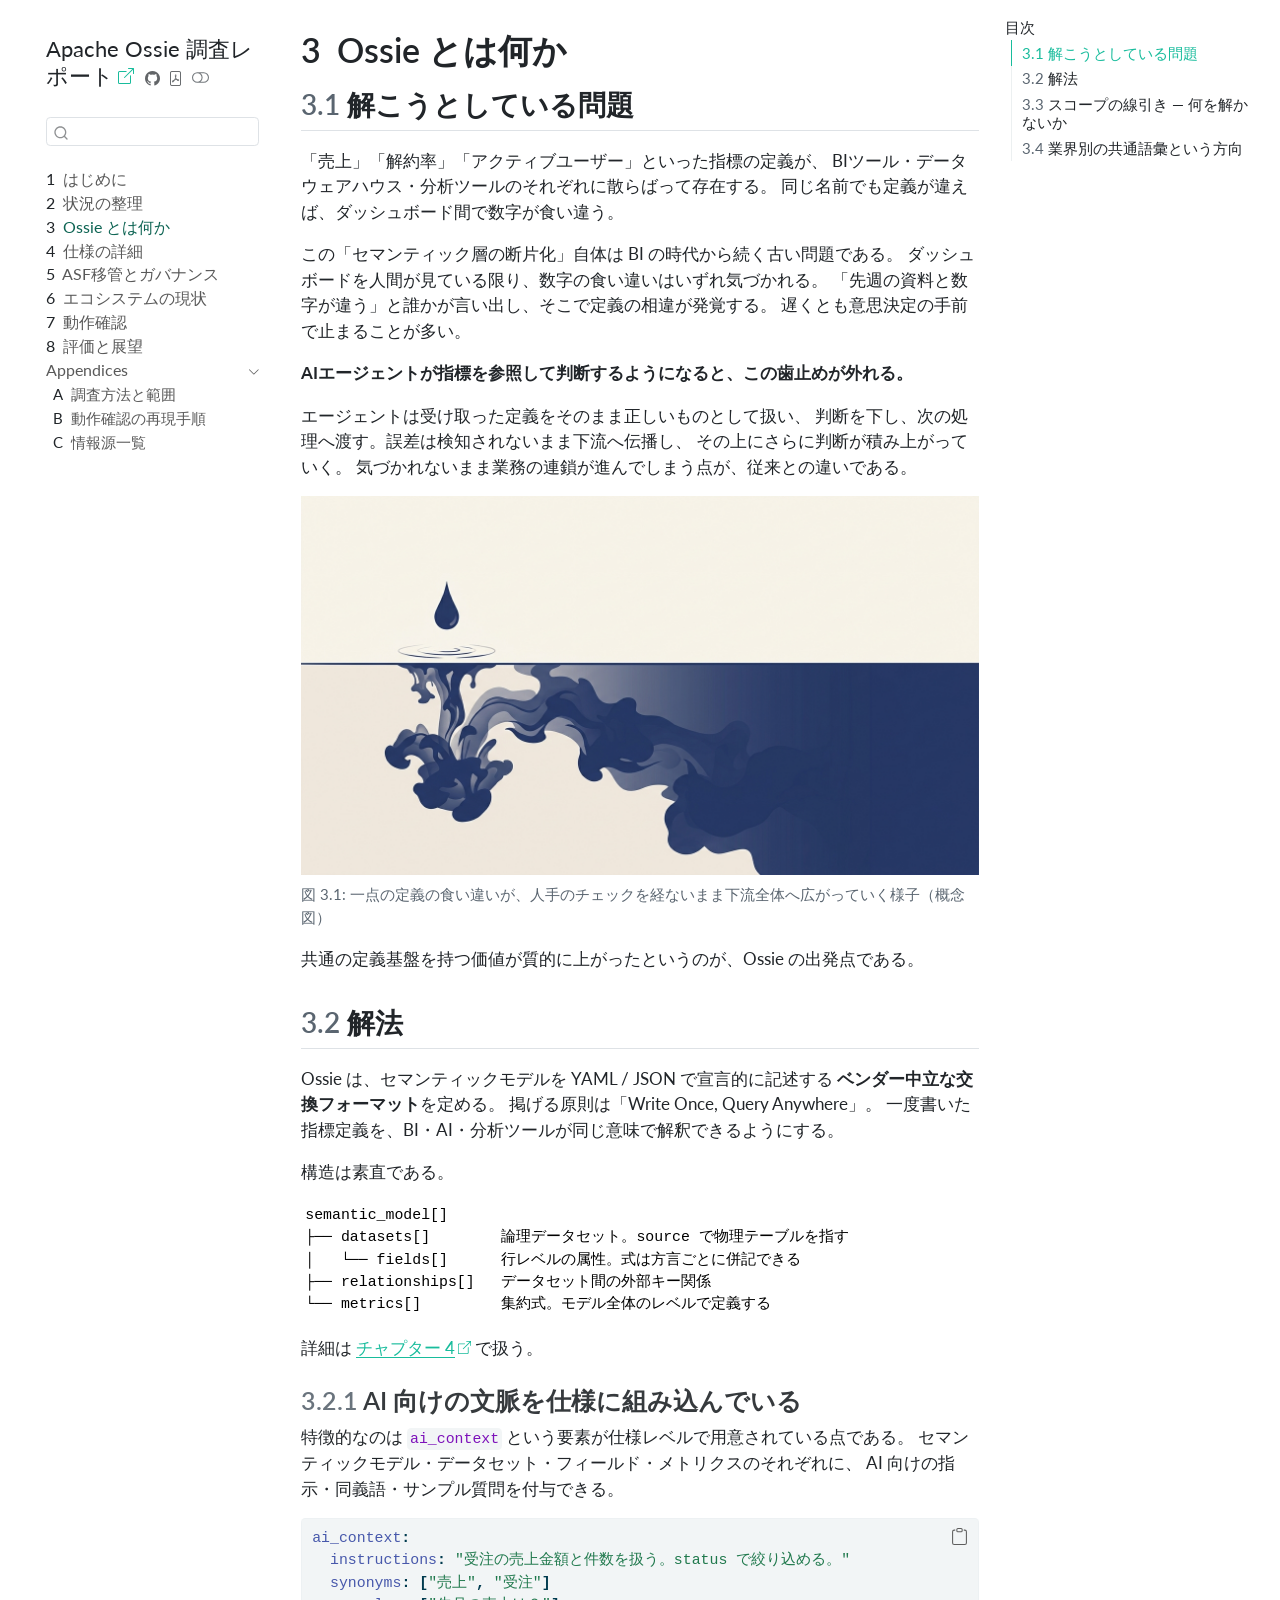
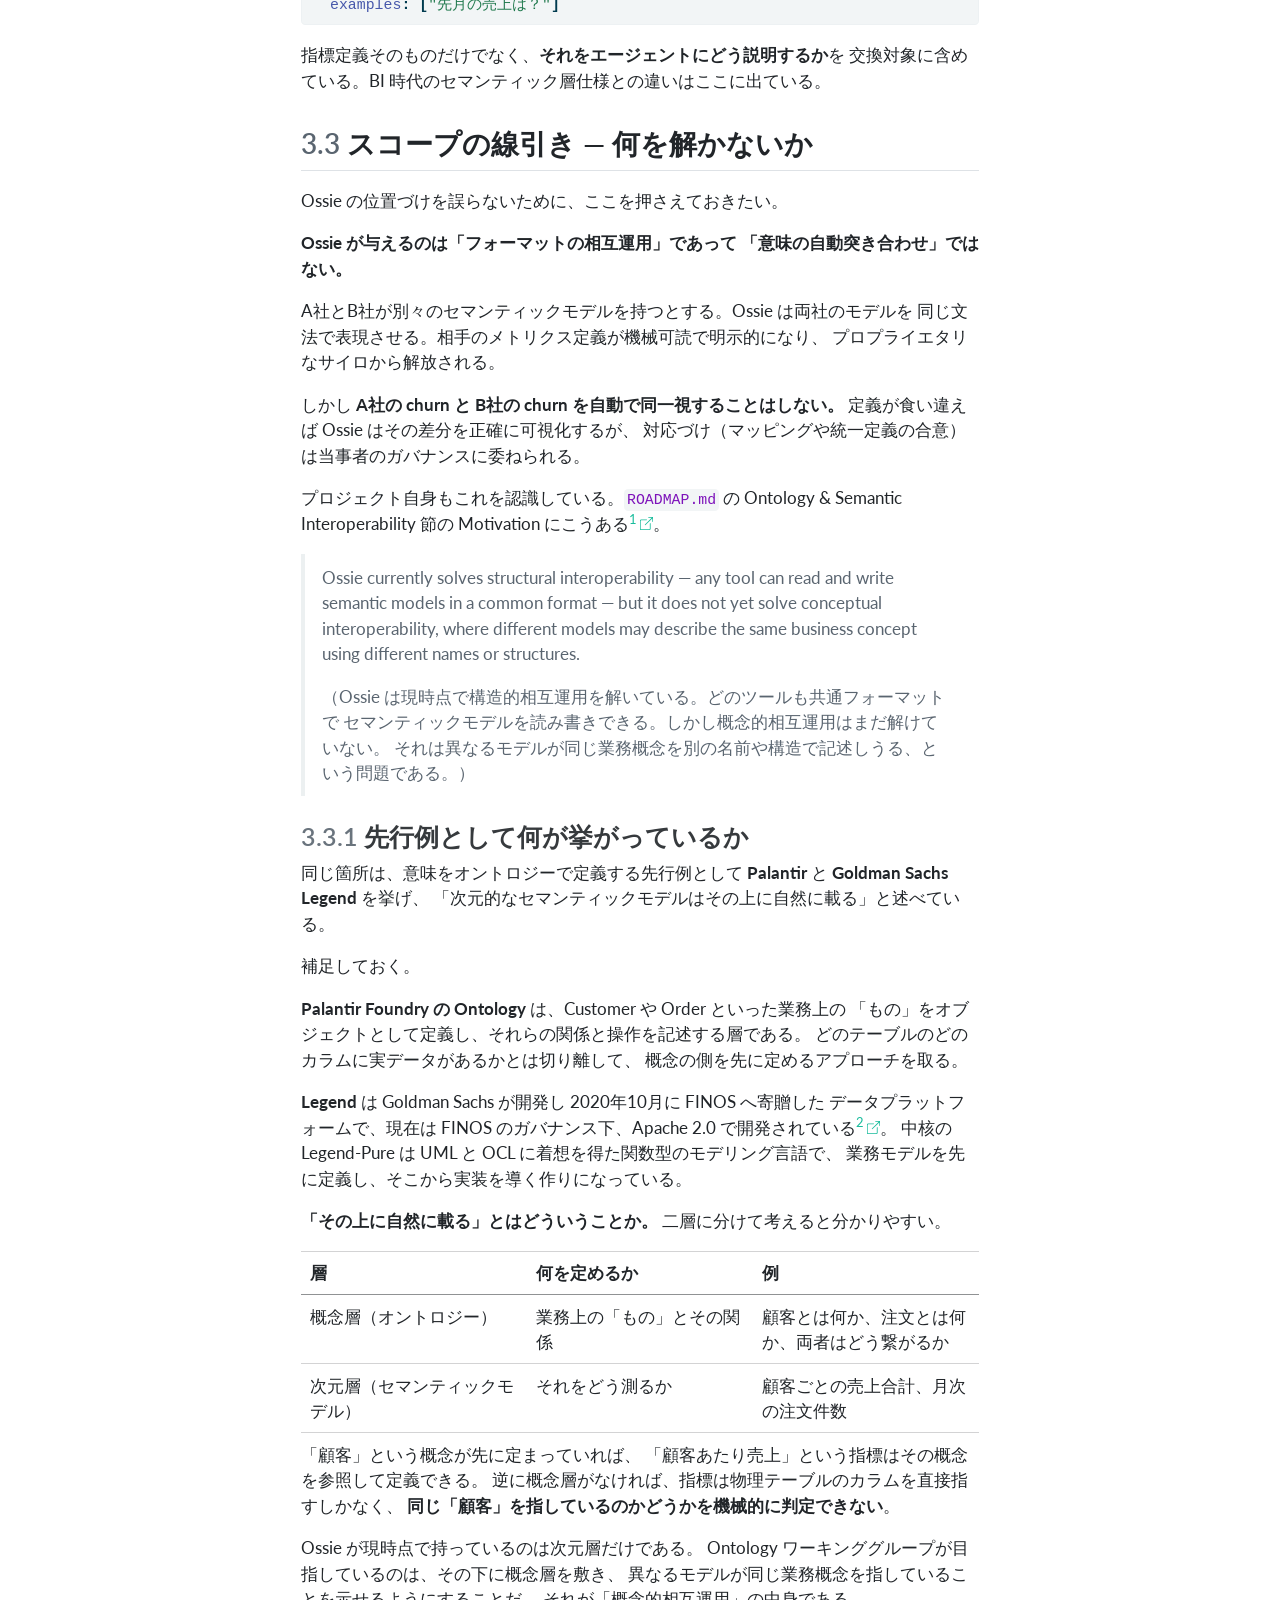
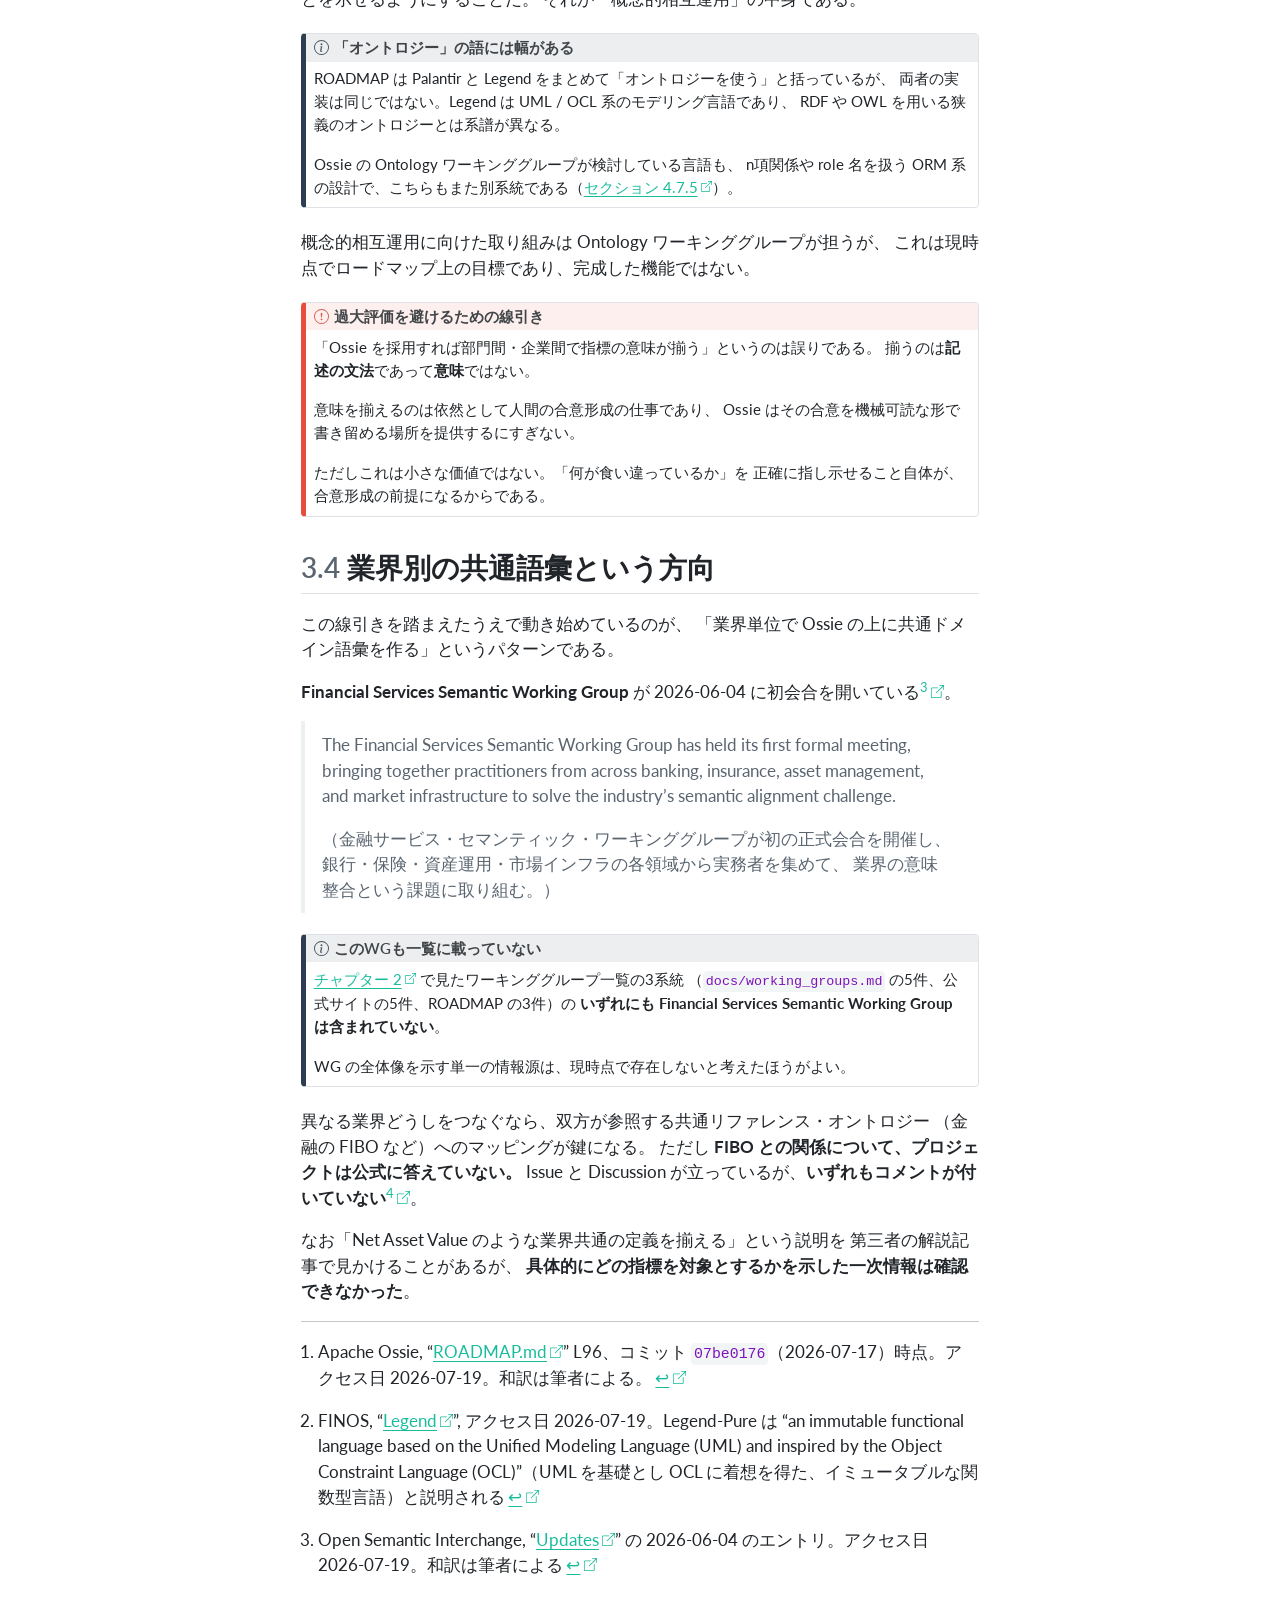
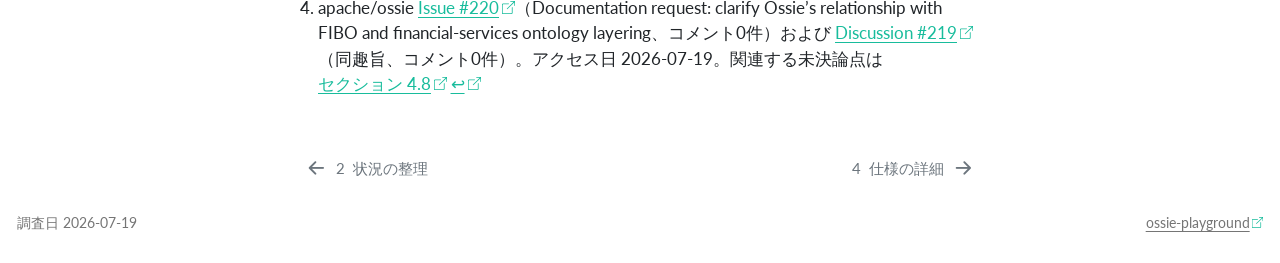
<file: chapters/02-what-is-ossie.html>
<!DOCTYPE html>
<html xmlns="http://www.w3.org/1999/xhtml" lang="ja" xml:lang="ja"><head>

<meta charset="utf-8">
<meta name="generator" content="quarto-1.10.18">

<meta name="viewport" content="width=device-width, initial-scale=1.0, user-scalable=yes">

<meta name="description" content="Apache Ossie（旧 Open Semantic Interchange）を一次情報と動作確認で調べた記録">

<title>3&nbsp; Ossie とは何か – Apache Ossie 調査レポート</title>
<style>
/* Default styles provided by pandoc.
** See https://pandoc.org/MANUAL.html#variables-for-html for config info.
*/
span.smallcaps{font-variant: small-caps;}
div.columns{display: flex; gap: 1.5em;}
div.column{flex: auto;}
@media screen {
div.columns{gap: min(4vw, 1.5em);}
div.column{overflow-x: auto;}
}
div.hanging-indent{margin-left: 1.5em; text-indent: -1.5em;}
ul.task-list{list-style: none;}
ul.task-list li input[type="checkbox"] {
  width: 0.8em;
  margin: 0 0.8em 0.2em -1em; /* quarto-specific, see https://github.com/quarto-dev/quarto-cli/issues/4556 */ 
  vertical-align: middle;
}
/* CSS for syntax highlighting */
html { -webkit-text-size-adjust: 100%; }
pre > code.sourceCode { white-space: pre; position: relative; }
pre > code.sourceCode > span { display: inline-block; line-height: 1.25; }
pre > code.sourceCode > span:empty { height: 1.2em; }
.sourceCode { overflow: visible; }
code.sourceCode > span { color: inherit; text-decoration: inherit; }
div.sourceCode { margin: 1em 0; }
pre.sourceCode { margin: 0; }
@media screen {
div.sourceCode { overflow: auto; }
}
@media print {
pre > code.sourceCode { white-space: pre-wrap; }
pre > code.sourceCode > span { text-indent: -5em; padding-left: 5em; }
}
pre.numberSource code
  { counter-reset: source-line 0; }
pre.numberSource code > span
  { position: relative; left: -4em; counter-increment: source-line; }
pre.numberSource code > span > a:first-child::before
  { content: counter(source-line);
    position: relative; left: -1em; text-align: right; vertical-align: baseline;
    border: none; display: inline-block;
    -webkit-touch-callout: none; -webkit-user-select: none;
    -khtml-user-select: none; -moz-user-select: none;
    -ms-user-select: none; user-select: none;
    padding: 0 4px; width: 4em;
  }
pre.numberSource { margin-left: 3em;  padding-left: 4px; }
div.sourceCode
  {   }
@media screen {
pre > code.sourceCode > span > a:first-child::before { text-decoration: underline; }
}
</style>


<script src="../site_libs/quarto-nav/quarto-nav.js"></script>
<script src="../site_libs/quarto-nav/headroom.min.js"></script>
<script src="../site_libs/clipboard/clipboard.min.js"></script>
<script src="../site_libs/quarto-search/autocomplete.umd.js"></script>
<script src="../site_libs/quarto-search/fuse.min.js"></script>
<script src="../site_libs/quarto-search/quarto-search.js"></script>
<meta name="quarto:offset" content="../">
<link href="../chapters/03-specification.html" rel="next">
<link href="../chapters/01-situation.html" rel="prev">
<script src="../site_libs/quarto-html/quarto.js" type="module"></script>
<script src="../site_libs/quarto-html/tabsets/tabsets.js" type="module"></script>
<script src="../site_libs/quarto-html/popper.min.js"></script>
<script src="../site_libs/quarto-html/tippy.umd.min.js"></script>
<script src="../site_libs/quarto-html/anchor.min.js"></script>
<link href="../site_libs/quarto-html/tippy.css" rel="stylesheet">
<link href="../site_libs/quarto-html/quarto-syntax-highlighting-64a204ab8560d761af7679ceaba22944.css" rel="stylesheet" class="quarto-color-scheme" id="quarto-text-highlighting-styles">
<link href="../site_libs/quarto-html/quarto-syntax-highlighting-dark-b85bc7c33db8c58e0ec93c3465666fed.css" rel="stylesheet" class="quarto-color-scheme quarto-color-alternate" id="quarto-text-highlighting-styles">
<link href="../site_libs/quarto-html/quarto-syntax-highlighting-64a204ab8560d761af7679ceaba22944.css" rel="stylesheet" class="quarto-color-scheme-extra" id="quarto-text-highlighting-styles">
<script src="../site_libs/bootstrap/bootstrap.min.js"></script>
<link href="../site_libs/bootstrap/bootstrap-icons.css" rel="stylesheet">
<link href="../site_libs/bootstrap/bootstrap-412f3d6cc93192f4c443a4276dde7190.min.css" rel="stylesheet" append-hash="true" class="quarto-color-scheme" id="quarto-bootstrap" data-mode="light">
<link href="../site_libs/bootstrap/bootstrap-dark-27332f4fd0b2a56405d42df7c190b189.min.css" rel="stylesheet" append-hash="true" class="quarto-color-scheme quarto-color-alternate" id="quarto-bootstrap" data-mode="dark">
<link href="../site_libs/bootstrap/bootstrap-412f3d6cc93192f4c443a4276dde7190.min.css" rel="stylesheet" append-hash="true" class="quarto-color-scheme-extra" id="quarto-bootstrap" data-mode="light">
<script id="quarto-search-options" type="application/json">{
  "location": "sidebar",
  "copy-button": false,
  "collapse-after": 3,
  "panel-placement": "start",
  "type": "textbox",
  "limit": 50,
  "keyboard-shortcut": [
    "f",
    "/",
    "s"
  ],
  "show-item-context": false,
  "language": {
    "search-no-results-text": "一致なし",
    "search-matching-documents-text": "一致した文書",
    "search-copy-link-title": "検索へのリンクをコピー",
    "search-hide-matches-text": "追加の検索結果を非表示",
    "search-more-match-text": "追加の検索結果",
    "search-more-matches-text": "追加の検索結果",
    "search-clear-button-title": "消去",
    "search-text-placeholder": "",
    "search-detached-cancel-button-title": "取消",
    "search-submit-button-title": "検索",
    "search-label": "サーチ"
  }
}</script>


</head>

<body class="nav-sidebar floating quarto-light"><script id="quarto-html-before-body" type="application/javascript">
    const toggleBodyColorMode = (bsSheetEl) => {
      const mode = bsSheetEl.getAttribute("data-mode");
      const bodyEl = window.document.querySelector("body");
      if (mode === "dark") {
        bodyEl.classList.add("quarto-dark");
        bodyEl.classList.remove("quarto-light");
      } else {
        bodyEl.classList.add("quarto-light");
        bodyEl.classList.remove("quarto-dark");
      }
    }
    const toggleBodyColorPrimary = () => {
      const bsSheetEl = window.document.querySelector("link#quarto-bootstrap:not([rel=disabled-stylesheet])");
      if (bsSheetEl) {
        toggleBodyColorMode(bsSheetEl);
      }
    }
    const setColorSchemeToggle = (alternate) => {
      const toggles = window.document.querySelectorAll('.quarto-color-scheme-toggle');
      for (let i=0; i < toggles.length; i++) {
        const toggle = toggles[i];
        if (toggle) {
          if (alternate) {
            toggle.classList.add("alternate");
          } else {
            toggle.classList.remove("alternate");
          }
        }
      }
    };
    const toggleColorMode = (alternate) => {
      // Switch the stylesheets
      const primaryStylesheets = window.document.querySelectorAll('link.quarto-color-scheme:not(.quarto-color-alternate)');
      const alternateStylesheets = window.document.querySelectorAll('link.quarto-color-scheme.quarto-color-alternate');
      manageTransitions('#quarto-margin-sidebar .nav-link', false);
      if (alternate) {
        // note: dark is layered on light, we don't disable primary!
        enableStylesheet(alternateStylesheets);
        for (const sheetNode of alternateStylesheets) {
          if (sheetNode.id === "quarto-bootstrap") {
            toggleBodyColorMode(sheetNode);
          }
        }
      } else {
        disableStylesheet(alternateStylesheets);
        enableStylesheet(primaryStylesheets)
        toggleBodyColorPrimary();
      }
      manageTransitions('#quarto-margin-sidebar .nav-link', true);
      // Switch the toggles
      setColorSchemeToggle(alternate)
      // Hack to workaround the fact that safari doesn't
      // properly recolor the scrollbar when toggling (#1455)
      if (navigator.userAgent.indexOf('Safari') > 0 && navigator.userAgent.indexOf('Chrome') == -1) {
        manageTransitions("body", false);
        window.scrollTo(0, 1);
        setTimeout(() => {
          window.scrollTo(0, 0);
          manageTransitions("body", true);
        }, 40);
      }
    }
    const disableStylesheet = (stylesheets) => {
      for (let i=0; i < stylesheets.length; i++) {
        const stylesheet = stylesheets[i];
        stylesheet.rel = 'disabled-stylesheet';
      }
    }
    const enableStylesheet = (stylesheets) => {
      for (let i=0; i < stylesheets.length; i++) {
        const stylesheet = stylesheets[i];
        if(stylesheet.rel !== 'stylesheet') { // for Chrome, which will still FOUC without this check
          stylesheet.rel = 'stylesheet';
        }
      }
    }
    const manageTransitions = (selector, allowTransitions) => {
      const els = window.document.querySelectorAll(selector);
      for (let i=0; i < els.length; i++) {
        const el = els[i];
        if (allowTransitions) {
          el.classList.remove('notransition');
        } else {
          el.classList.add('notransition');
        }
      }
    }
    const isFileUrl = () => {
      return window.location.protocol === 'file:';
    }
    const hasAlternateSentinel = () => {
      let styleSentinel = getColorSchemeSentinel();
      if (styleSentinel !== null) {
        return styleSentinel === "alternate";
      } else {
        return false;
      }
    }
    const setStyleSentinel = (alternate) => {
      const value = alternate ? "alternate" : "default";
      if (!isFileUrl()) {
        window.localStorage.setItem("quarto-color-scheme", value);
      } else {
        localAlternateSentinel = value;
      }
    }
    const getColorSchemeSentinel = () => {
      if (!isFileUrl()) {
        const storageValue = window.localStorage.getItem("quarto-color-scheme");
        return storageValue != null ? storageValue : localAlternateSentinel;
      } else {
        return localAlternateSentinel;
      }
    }
    const toggleGiscusIfUsed = (isAlternate, darkModeDefault) => {
      const baseTheme = document.querySelector('#giscus-base-theme')?.value ?? 'light';
      const alternateTheme = document.querySelector('#giscus-alt-theme')?.value ?? 'dark';
      let newTheme = '';
      if(authorPrefersDark) {
        newTheme = isAlternate ? baseTheme : alternateTheme;
      } else {
        newTheme = isAlternate ? alternateTheme : baseTheme;
      }
      const changeGiscusTheme = () => {
        // From: https://github.com/giscus/giscus/issues/336
        const sendMessage = (message) => {
          const iframe = document.querySelector('iframe.giscus-frame');
          if (!iframe) return;
          iframe.contentWindow.postMessage({ giscus: message }, 'https://giscus.app');
        }
        sendMessage({
          setConfig: {
            theme: newTheme
          }
        });
      }
      const isGiscussLoaded = window.document.querySelector('iframe.giscus-frame') !== null;
      if (isGiscussLoaded) {
        changeGiscusTheme();
      }
    };
    const authorPrefersDark = false;
    const darkModeDefault = authorPrefersDark;
      document.querySelector('link#quarto-text-highlighting-styles.quarto-color-scheme-extra').rel = 'disabled-stylesheet';
      document.querySelector('link#quarto-bootstrap.quarto-color-scheme-extra').rel = 'disabled-stylesheet';
    let localAlternateSentinel = darkModeDefault ? 'alternate' : 'default';
    // Dark / light mode switch
    window.quartoToggleColorScheme = () => {
      // Read the current dark / light value
      let toAlternate = !hasAlternateSentinel();
      toggleColorMode(toAlternate);
      setStyleSentinel(toAlternate);
      toggleGiscusIfUsed(toAlternate, darkModeDefault);
      window.dispatchEvent(new Event('resize'));
    };
    // Switch to dark mode if need be
    if (hasAlternateSentinel()) {
      toggleColorMode(true);
    } else {
      toggleColorMode(false);
    }
  </script>

<div id="quarto-search-results"></div>
  <header id="quarto-header" class="headroom fixed-top">
  <nav class="quarto-secondary-nav">
    <div class="container-fluid d-flex">
      <button type="button" class="quarto-btn-toggle btn" data-bs-toggle="collapse" role="button" data-bs-target=".quarto-sidebar-collapse-item" aria-controls="quarto-sidebar" aria-expanded="false" aria-label="サイドバーを切り替える" onclick="if (window.quartoToggleHeadroom) { window.quartoToggleHeadroom(); }">
        <i class="bi bi-layout-text-sidebar-reverse"></i>
      </button>
        <nav class="quarto-page-breadcrumbs" aria-label="breadcrumb"><ol class="breadcrumb"><li class="breadcrumb-item"><a href="../chapters/02-what-is-ossie.html"><span class="chapter-number">3</span>&nbsp; <span class="chapter-title">Ossie とは何か</span></a></li></ol></nav>
        <a class="flex-grow-1" role="navigation" data-bs-toggle="collapse" data-bs-target=".quarto-sidebar-collapse-item" aria-controls="quarto-sidebar" aria-expanded="false" aria-label="サイドバーを切り替える" onclick="if (window.quartoToggleHeadroom) { window.quartoToggleHeadroom(); }">      
        </a>
      <button type="button" class="btn quarto-search-button" aria-label="サーチ" onclick="window.quartoOpenSearch();">
        <i class="bi bi-search"></i>
      </button>
    </div>
  </nav>
</header>
<!-- content -->
<div id="quarto-content" class="quarto-container page-columns page-rows-contents page-layout-article">
<!-- sidebar -->
  <nav id="quarto-sidebar" class="sidebar collapse collapse-horizontal quarto-sidebar-collapse-item sidebar-navigation floating overflow-auto">
    <div class="pt-lg-2 mt-2 text-left sidebar-header">
    <div class="sidebar-title mb-0 py-0">
      <a href="../">Apache Ossie 調査レポート</a> 
        <div class="sidebar-tools-main tools-wide">
    <a href="https://github.com/dobachi/ossie-playground" title="Source Code" class="quarto-navigation-tool px-1" aria-label="Source Code"><i class="bi bi-github"></i></a>
    <a href="../apache-ossie-report-2026-07-21.pdf" title="Download PDF" class="quarto-navigation-tool px-1" aria-label="Download PDF"><i class="bi bi-file-pdf"></i></a>
  <a href="" class="quarto-color-scheme-toggle quarto-navigation-tool  px-1" onclick="window.quartoToggleColorScheme(); return false;" title="ダークモードの切り替え"><i class="bi"></i></a>
</div>
    </div>
      </div>
        <div class="mt-2 flex-shrink-0 align-items-center">
        <div class="sidebar-search">
        <div id="quarto-search" class="" title="サーチ"></div>
        </div>
        </div>
    <div class="sidebar-menu-container"> 
    <ul class="list-unstyled mt-1">
        <li class="sidebar-item">
  <div class="sidebar-item-container"> 
  <a href="../index.html" class="sidebar-item-text sidebar-link">
 <span class="menu-text"><span class="chapter-number">1</span>&nbsp; <span class="chapter-title">はじめに</span></span></a>
  </div>
</li>
        <li class="sidebar-item">
  <div class="sidebar-item-container"> 
  <a href="../chapters/01-situation.html" class="sidebar-item-text sidebar-link">
 <span class="menu-text"><span class="chapter-number">2</span>&nbsp; <span class="chapter-title">状況の整理</span></span></a>
  </div>
</li>
        <li class="sidebar-item">
  <div class="sidebar-item-container"> 
  <a href="../chapters/02-what-is-ossie.html" class="sidebar-item-text sidebar-link active">
 <span class="menu-text"><span class="chapter-number">3</span>&nbsp; <span class="chapter-title">Ossie とは何か</span></span></a>
  </div>
</li>
        <li class="sidebar-item">
  <div class="sidebar-item-container"> 
  <a href="../chapters/03-specification.html" class="sidebar-item-text sidebar-link">
 <span class="menu-text"><span class="chapter-number">4</span>&nbsp; <span class="chapter-title">仕様の詳細</span></span></a>
  </div>
</li>
        <li class="sidebar-item">
  <div class="sidebar-item-container"> 
  <a href="../chapters/04-governance.html" class="sidebar-item-text sidebar-link">
 <span class="menu-text"><span class="chapter-number">5</span>&nbsp; <span class="chapter-title">ASF移管とガバナンス</span></span></a>
  </div>
</li>
        <li class="sidebar-item">
  <div class="sidebar-item-container"> 
  <a href="../chapters/05-ecosystem.html" class="sidebar-item-text sidebar-link">
 <span class="menu-text"><span class="chapter-number">6</span>&nbsp; <span class="chapter-title">エコシステムの現状</span></span></a>
  </div>
</li>
        <li class="sidebar-item">
  <div class="sidebar-item-container"> 
  <a href="../chapters/06-verification.html" class="sidebar-item-text sidebar-link">
 <span class="menu-text"><span class="chapter-number">7</span>&nbsp; <span class="chapter-title">動作確認</span></span></a>
  </div>
</li>
        <li class="sidebar-item">
  <div class="sidebar-item-container"> 
  <a href="../chapters/07-assessment.html" class="sidebar-item-text sidebar-link">
 <span class="menu-text"><span class="chapter-number">8</span>&nbsp; <span class="chapter-title">評価と展望</span></span></a>
  </div>
</li>
        <li class="sidebar-item sidebar-item-section">
      <div class="sidebar-item-container"> 
            <a class="sidebar-item-text sidebar-link text-start" data-bs-toggle="collapse" data-bs-target="#quarto-sidebar-section-1" role="navigation" aria-expanded="true">
 <span class="menu-text">Appendices</span></a>
          <a class="sidebar-item-toggle text-start" data-bs-toggle="collapse" data-bs-target="#quarto-sidebar-section-1" role="navigation" aria-expanded="true" aria-label="セクションを切り替え">
            <i class="bi bi-chevron-right ms-2"></i>
          </a> 
      </div>
      <ul id="quarto-sidebar-section-1" class="collapse list-unstyled sidebar-section depth1 show">  
          <li class="sidebar-item">
  <div class="sidebar-item-container"> 
  <a href="../appendix/method.html" class="sidebar-item-text sidebar-link">
 <span class="menu-text"><span class="chapter-number">A</span>&nbsp; <span class="chapter-title">調査方法と範囲</span></span></a>
  </div>
</li>
          <li class="sidebar-item">
  <div class="sidebar-item-container"> 
  <a href="../appendix/reproduce.html" class="sidebar-item-text sidebar-link">
 <span class="menu-text"><span class="chapter-number">B</span>&nbsp; <span class="chapter-title">動作確認の再現手順</span></span></a>
  </div>
</li>
          <li class="sidebar-item">
  <div class="sidebar-item-container"> 
  <a href="../appendix/resources.html" class="sidebar-item-text sidebar-link">
 <span class="menu-text"><span class="chapter-number">C</span>&nbsp; <span class="chapter-title">情報源一覧</span></span></a>
  </div>
</li>
      </ul>
  </li>
    </ul>
    </div>
</nav>
<div id="quarto-sidebar-glass" class="quarto-sidebar-collapse-item" data-bs-toggle="collapse" data-bs-target=".quarto-sidebar-collapse-item"></div>
<!-- margin-sidebar -->
    <div id="quarto-margin-sidebar" class="sidebar margin-sidebar">
        <nav id="TOC" role="doc-toc" class="toc-active">
    <h2 id="toc-title">目次</h2>
   
  <ul>
  <li><a href="#解こうとしている問題" id="toc-解こうとしている問題" class="nav-link active" data-scroll-target="#解こうとしている問題"><span class="header-section-number">3.1</span> 解こうとしている問題</a></li>
  <li><a href="#解法" id="toc-解法" class="nav-link" data-scroll-target="#解法"><span class="header-section-number">3.2</span> 解法</a>
  <ul class="collapse">
  <li><a href="#ai-向けの文脈を仕様に組み込んでいる" id="toc-ai-向けの文脈を仕様に組み込んでいる" class="nav-link" data-scroll-target="#ai-向けの文脈を仕様に組み込んでいる"><span class="header-section-number">3.2.1</span> AI 向けの文脈を仕様に組み込んでいる</a></li>
  </ul></li>
  <li><a href="#スコープの線引き-何を解かないか" id="toc-スコープの線引き-何を解かないか" class="nav-link" data-scroll-target="#スコープの線引き-何を解かないか"><span class="header-section-number">3.3</span> スコープの線引き — 何を解かないか</a>
  <ul class="collapse">
  <li><a href="#先行例として何が挙がっているか" id="toc-先行例として何が挙がっているか" class="nav-link" data-scroll-target="#先行例として何が挙がっているか"><span class="header-section-number">3.3.1</span> 先行例として何が挙がっているか</a></li>
  </ul></li>
  <li><a href="#業界別の共通語彙という方向" id="toc-業界別の共通語彙という方向" class="nav-link" data-scroll-target="#業界別の共通語彙という方向"><span class="header-section-number">3.4</span> 業界別の共通語彙という方向</a></li>
  </ul>
</nav>
    </div>
<!-- main -->
<main class="content" id="quarto-document-content">


<header id="title-block-header" class="quarto-title-block default">
<div class="quarto-title">
<h1 class="title"><span id="sec-what-is-ossie" class="quarto-section-identifier"><span class="chapter-number">3</span>&nbsp; <span class="chapter-title">Ossie とは何か</span></span></h1>
</div>



<div class="quarto-title-meta">

    
  
    
  </div>
  


</header>


<section id="解こうとしている問題" class="level2" data-number="3.1">
<h2 data-number="3.1" class="anchored" data-anchor-id="解こうとしている問題"><span class="header-section-number">3.1</span> 解こうとしている問題</h2>
<p>「売上」「解約率」「アクティブユーザー」といった指標の定義が、 BIツール・データウェアハウス・分析ツールのそれぞれに散らばって存在する。 同じ名前でも定義が違えば、ダッシュボード間で数字が食い違う。</p>
<p>この「セマンティック層の断片化」自体は BI の時代から続く古い問題である。 ダッシュボードを人間が見ている限り、数字の食い違いはいずれ気づかれる。 「先週の資料と数字が違う」と誰かが言い出し、そこで定義の相違が発覚する。 遅くとも意思決定の手前で止まることが多い。</p>
<p><strong>AIエージェントが指標を参照して判断するようになると、この歯止めが外れる。</strong></p>
<p>エージェントは受け取った定義をそのまま正しいものとして扱い、 判断を下し、次の処理へ渡す。誤差は検知されないまま下流へ伝播し、 その上にさらに判断が積み上がっていく。 気づかれないまま業務の連鎖が進んでしまう点が、従来との違いである。</p>
<div id="fig-error-propagation" class="quarto-float quarto-figure quarto-figure-center anchored">
<figure class="quarto-float quarto-float-fig figure">
<div aria-describedby="fig-error-propagation-caption-0ceaefa1-69ba-4598-a22c-09a6ac19f8ca">
<img src="../diagrams/gen-01-error-propagation.png" class="img-fluid figure-img">
</div>
<figcaption class="quarto-float-caption-bottom quarto-float-caption quarto-float-fig" id="fig-error-propagation-caption-0ceaefa1-69ba-4598-a22c-09a6ac19f8ca">
図&nbsp;3.1: 一点の定義の食い違いが、人手のチェックを経ないまま下流全体へ広がっていく様子（概念図）
</figcaption>
</figure>
</div>
<p>共通の定義基盤を持つ価値が質的に上がったというのが、Ossie の出発点である。</p>
</section>
<section id="解法" class="level2" data-number="3.2">
<h2 data-number="3.2" class="anchored" data-anchor-id="解法"><span class="header-section-number">3.2</span> 解法</h2>
<p>Ossie は、セマンティックモデルを YAML / JSON で宣言的に記述する <strong>ベンダー中立な交換フォーマット</strong>を定める。 掲げる原則は「Write Once, Query Anywhere」。 一度書いた指標定義を、BI・AI・分析ツールが同じ意味で解釈できるようにする。</p>
<p>構造は素直である。</p>
<pre><code>semantic_model[]
├── datasets[]        論理データセット。source で物理テーブルを指す
│   └── fields[]      行レベルの属性。式は方言ごとに併記できる
├── relationships[]   データセット間の外部キー関係
└── metrics[]         集約式。モデル全体のレベルで定義する</code></pre>
<p>詳細は <a href="03-specification.html" class="quarto-xref"><span>チャプター 4</span></a> で扱う。</p>
<section id="ai-向けの文脈を仕様に組み込んでいる" class="level3" data-number="3.2.1">
<h3 data-number="3.2.1" class="anchored" data-anchor-id="ai-向けの文脈を仕様に組み込んでいる"><span class="header-section-number">3.2.1</span> AI 向けの文脈を仕様に組み込んでいる</h3>
<p>特徴的なのは <code>ai_context</code> という要素が仕様レベルで用意されている点である。 セマンティックモデル・データセット・フィールド・メトリクスのそれぞれに、 AI 向けの指示・同義語・サンプル質問を付与できる。</p>
<div class="code-copy-outer-scaffold"><div class="sourceCode" id="cb2"><pre class="sourceCode yaml code-with-copy"><code class="sourceCode yaml"><span id="cb2-1"><a href="#cb2-1" aria-hidden="true" tabindex="-1"></a><span class="fu">ai_context</span><span class="kw">:</span></span>
<span id="cb2-2"><a href="#cb2-2" aria-hidden="true" tabindex="-1"></a><span class="at">  </span><span class="fu">instructions</span><span class="kw">:</span><span class="at"> </span><span class="st">"受注の売上金額と件数を扱う。status で絞り込める。"</span></span>
<span id="cb2-3"><a href="#cb2-3" aria-hidden="true" tabindex="-1"></a><span class="at">  </span><span class="fu">synonyms</span><span class="kw">:</span><span class="at"> </span><span class="kw">[</span><span class="st">"売上"</span><span class="kw">,</span><span class="at"> </span><span class="st">"受注"</span><span class="kw">]</span></span>
<span id="cb2-4"><a href="#cb2-4" aria-hidden="true" tabindex="-1"></a><span class="at">  </span><span class="fu">examples</span><span class="kw">:</span><span class="at"> </span><span class="kw">[</span><span class="st">"先月の売上は？"</span><span class="kw">]</span></span></code></pre></div><button title="コピー" class="code-copy-button"><i class="bi"></i></button></div>
<p>指標定義そのものだけでなく、<strong>それをエージェントにどう説明するか</strong>を 交換対象に含めている。BI 時代のセマンティック層仕様との違いはここに出ている。</p>
</section>
</section>
<section id="スコープの線引き-何を解かないか" class="level2" data-number="3.3">
<h2 data-number="3.3" class="anchored" data-anchor-id="スコープの線引き-何を解かないか"><span class="header-section-number">3.3</span> スコープの線引き — 何を解かないか</h2>
<p>Ossie の位置づけを誤らないために、ここを押さえておきたい。</p>
<p><strong>Ossie が与えるのは「フォーマットの相互運用」であって 「意味の自動突き合わせ」ではない。</strong></p>
<p>A社とB社が別々のセマンティックモデルを持つとする。Ossie は両社のモデルを 同じ文法で表現させる。相手のメトリクス定義が機械可読で明示的になり、 プロプライエタリなサイロから解放される。</p>
<p>しかし <strong>A社の churn と B社の churn を自動で同一視することはしない。</strong> 定義が食い違えば Ossie はその差分を正確に可視化するが、 対応づけ（マッピングや統一定義の合意）は当事者のガバナンスに委ねられる。</p>
<p>プロジェクト自身もこれを認識している。<code>ROADMAP.md</code> の Ontology &amp; Semantic Interoperability 節の Motivation にこうある<a href="#fn1" class="footnote-ref" id="fnref1" role="doc-noteref"><sup>1</sup></a>。</p>
<blockquote class="blockquote">
<p>Ossie currently solves structural interoperability — any tool can read and write semantic models in a common format — but it does not yet solve conceptual interoperability, where different models may describe the same business concept using different names or structures.</p>
<p>（Ossie は現時点で構造的相互運用を解いている。どのツールも共通フォーマットで セマンティックモデルを読み書きできる。しかし概念的相互運用はまだ解けていない。 それは異なるモデルが同じ業務概念を別の名前や構造で記述しうる、という問題である。）</p>
</blockquote>
<section id="先行例として何が挙がっているか" class="level3" data-number="3.3.1">
<h3 data-number="3.3.1" class="anchored" data-anchor-id="先行例として何が挙がっているか"><span class="header-section-number">3.3.1</span> 先行例として何が挙がっているか</h3>
<p>同じ箇所は、意味をオントロジーで定義する先行例として <strong>Palantir</strong> と <strong>Goldman Sachs Legend</strong> を挙げ、 「次元的なセマンティックモデルはその上に自然に載る」と述べている。</p>
<p>補足しておく。</p>
<p><strong>Palantir Foundry の Ontology</strong> は、Customer や Order といった業務上の 「もの」をオブジェクトとして定義し、それらの関係と操作を記述する層である。 どのテーブルのどのカラムに実データがあるかとは切り離して、 概念の側を先に定めるアプローチを取る。</p>
<p><strong>Legend</strong> は Goldman Sachs が開発し 2020年10月に FINOS へ寄贈した データプラットフォームで、現在は FINOS のガバナンス下、Apache 2.0 で開発されている<a href="#fn2" class="footnote-ref" id="fnref2" role="doc-noteref"><sup>2</sup></a>。 中核の Legend-Pure は UML と OCL に着想を得た関数型のモデリング言語で、 業務モデルを先に定義し、そこから実装を導く作りになっている。</p>
<p><strong>「その上に自然に載る」とはどういうことか。</strong> 二層に分けて考えると分かりやすい。</p>
<table class="caption-top table">
<colgroup>
<col style="width: 33%">
<col style="width: 33%">
<col style="width: 33%">
</colgroup>
<thead>
<tr class="header">
<th>層</th>
<th>何を定めるか</th>
<th>例</th>
</tr>
</thead>
<tbody>
<tr class="odd">
<td>概念層（オントロジー）</td>
<td>業務上の「もの」とその関係</td>
<td>顧客とは何か、注文とは何か、両者はどう繋がるか</td>
</tr>
<tr class="even">
<td>次元層（セマンティックモデル）</td>
<td>それをどう測るか</td>
<td>顧客ごとの売上合計、月次の注文件数</td>
</tr>
</tbody>
</table>
<p>「顧客」という概念が先に定まっていれば、 「顧客あたり売上」という指標はその概念を参照して定義できる。 逆に概念層がなければ、指標は物理テーブルのカラムを直接指すしかなく、 <strong>同じ「顧客」を指しているのかどうかを機械的に判定できない</strong>。</p>
<p>Ossie が現時点で持っているのは次元層だけである。 Ontology ワーキンググループが目指しているのは、その下に概念層を敷き、 異なるモデルが同じ業務概念を指していることを示せるようにすることだ。 それが「概念的相互運用」の中身である。</p>
<div class="callout callout-style-default callout-note callout-titled">
<div class="callout-header d-flex align-content-center">
<div class="callout-icon-container">
<i class="callout-icon"></i>
</div>
<div class="callout-title-container flex-fill">
<span class="screen-reader-only">ノート</span>「オントロジー」の語には幅がある
</div>
</div>
<div class="callout-body-container callout-body">
<p>ROADMAP は Palantir と Legend をまとめて「オントロジーを使う」と括っているが、 両者の実装は同じではない。Legend は UML / OCL 系のモデリング言語であり、 RDF や OWL を用いる狭義のオントロジーとは系譜が異なる。</p>
<p>Ossie の Ontology ワーキンググループが検討している言語も、 n項関係や role 名を扱う ORM 系の設計で、こちらもまた別系統である（<a href="03-specification.html#sec-ontology-language" class="quarto-xref"><span>セクション 4.7.5</span></a>）。</p>
</div>
</div>
<p>概念的相互運用に向けた取り組みは Ontology ワーキンググループが担うが、 これは現時点でロードマップ上の目標であり、完成した機能ではない。</p>
<div class="callout callout-style-default callout-important callout-titled">
<div class="callout-header d-flex align-content-center">
<div class="callout-icon-container">
<i class="callout-icon"></i>
</div>
<div class="callout-title-container flex-fill">
<span class="screen-reader-only">重要</span>過大評価を避けるための線引き
</div>
</div>
<div class="callout-body-container callout-body">
<p>「Ossie を採用すれば部門間・企業間で指標の意味が揃う」というのは誤りである。 揃うのは<strong>記述の文法</strong>であって<strong>意味</strong>ではない。</p>
<p>意味を揃えるのは依然として人間の合意形成の仕事であり、 Ossie はその合意を機械可読な形で書き留める場所を提供するにすぎない。</p>
<p>ただしこれは小さな価値ではない。「何が食い違っているか」を 正確に指し示せること自体が、合意形成の前提になるからである。</p>
</div>
</div>
</section>
</section>
<section id="業界別の共通語彙という方向" class="level2" data-number="3.4">
<h2 data-number="3.4" class="anchored" data-anchor-id="業界別の共通語彙という方向"><span class="header-section-number">3.4</span> 業界別の共通語彙という方向</h2>
<p>この線引きを踏まえたうえで動き始めているのが、 「業界単位で Ossie の上に共通ドメイン語彙を作る」というパターンである。</p>
<p><strong>Financial Services Semantic Working Group</strong> が 2026-06-04 に初会合を開いている<a href="#fn3" class="footnote-ref" id="fnref3" role="doc-noteref"><sup>3</sup></a>。</p>
<blockquote class="blockquote">
<p>The Financial Services Semantic Working Group has held its first formal meeting, bringing together practitioners from across banking, insurance, asset management, and market infrastructure to solve the industry’s semantic alignment challenge.</p>
<p>（金融サービス・セマンティック・ワーキンググループが初の正式会合を開催し、 銀行・保険・資産運用・市場インフラの各領域から実務者を集めて、 業界の意味整合という課題に取り組む。）</p>
</blockquote>
<div class="callout callout-style-default callout-note callout-titled">
<div class="callout-header d-flex align-content-center">
<div class="callout-icon-container">
<i class="callout-icon"></i>
</div>
<div class="callout-title-container flex-fill">
<span class="screen-reader-only">ノート</span>このWGも一覧に載っていない
</div>
</div>
<div class="callout-body-container callout-body">
<p><a href="01-situation.html" class="quarto-xref"><span>チャプター 2</span></a> で見たワーキンググループ一覧の3系統 （<code>docs/working_groups.md</code> の5件、公式サイトの5件、ROADMAP の3件）の <strong>いずれにも Financial Services Semantic Working Group は含まれていない</strong>。</p>
<p>WG の全体像を示す単一の情報源は、現時点で存在しないと考えたほうがよい。</p>
</div>
</div>
<p>異なる業界どうしをつなぐなら、双方が参照する共通リファレンス・オントロジー （金融の FIBO など）へのマッピングが鍵になる。 ただし <strong>FIBO との関係について、プロジェクトは公式に答えていない。</strong> Issue と Discussion が立っているが、<strong>いずれもコメントが付いていない</strong><a href="#fn4" class="footnote-ref" id="fnref4" role="doc-noteref"><sup>4</sup></a>。</p>
<p>なお「Net Asset Value のような業界共通の定義を揃える」という説明を 第三者の解説記事で見かけることがあるが、 <strong>具体的にどの指標を対象とするかを示した一次情報は確認できなかった</strong>。</p>


</section>
<section id="footnotes" class="footnotes footnotes-end-of-document" role="doc-endnotes">
<hr>
<ol>
<li id="fn1"><p>Apache Ossie, “<a href="https://github.com/apache/ossie/blob/07be0176e48af67f0b46e0957a87a154586abf38/ROADMAP.md">ROADMAP.md</a>” L96、コミット <code>07be0176</code>（2026-07-17）時点。アクセス日 2026-07-19。和訳は筆者による。<a href="#fnref1" class="footnote-back" role="doc-backlink">↩︎</a></p></li>
<li id="fn2"><p>FINOS, “<a href="https://github.com/finos/legend">Legend</a>”, アクセス日 2026-07-19。Legend-Pure は “an immutable functional language based on the Unified Modeling Language (UML) and inspired by the Object Constraint Language (OCL)”（UML を基礎とし OCL に着想を得た、イミュータブルな関数型言語）と説明される<a href="#fnref2" class="footnote-back" role="doc-backlink">↩︎</a></p></li>
<li id="fn3"><p>Open Semantic Interchange, “<a href="https://open-semantic-interchange.org/updates/">Updates</a>” の 2026-06-04 のエントリ。アクセス日 2026-07-19。和訳は筆者による<a href="#fnref3" class="footnote-back" role="doc-backlink">↩︎</a></p></li>
<li id="fn4"><p>apache/ossie <a href="https://github.com/apache/ossie/issues/220">Issue #220</a>（Documentation request: clarify Ossie’s relationship with FIBO and financial-services ontology layering、コメント0件）および <a href="https://github.com/apache/ossie/discussions/219">Discussion #219</a>（同趣旨、コメント0件）。アクセス日 2026-07-19。関連する未決論点は <a href="03-specification.html#sec-spec-open-questions" class="quarto-xref"><span>セクション 4.8</span></a><a href="#fnref4" class="footnote-back" role="doc-backlink">↩︎</a></p></li>
</ol>
</section>

</main> <!-- /main -->
<script id="quarto-html-after-body" type="application/javascript">
  window.document.addEventListener("DOMContentLoaded", function (event) {
    // Ensure there is a toggle, if there isn't float one in the top right
    if (window.document.querySelector('.quarto-color-scheme-toggle') === null) {
      const a = window.document.createElement('a');
      a.classList.add('top-right');
      a.classList.add('quarto-color-scheme-toggle');
      a.href = "";
      a.onclick = function() { try { window.quartoToggleColorScheme(); } catch {} return false; };
      const i = window.document.createElement("i");
      i.classList.add('bi');
      a.appendChild(i);
      window.document.body.appendChild(a);
    }
    setColorSchemeToggle(hasAlternateSentinel())
    const icon = "";
    const anchorJS = new window.AnchorJS();
    anchorJS.options = {
      placement: 'right',
      icon: icon
    };
    anchorJS.add('.anchored');
    const isCodeAnnotation = (el) => {
      for (const clz of el.classList) {
        if (clz.startsWith('code-annotation-')) {                     
          return true;
        }
      }
      return false;
    }
    const onCopySuccess = function(e) {
      // button target
      const button = e.trigger;
      // don't keep focus
      button.blur();
      // flash "checked"
      button.classList.add('code-copy-button-checked');
      var currentTitle = button.getAttribute("title");
      button.setAttribute("title", "コピーしました");
      let tooltip;
      if (window.bootstrap) {
        button.setAttribute("data-bs-toggle", "tooltip");
        button.setAttribute("data-bs-placement", "left");
        button.setAttribute("data-bs-title", "コピーしました");
        tooltip = new bootstrap.Tooltip(button, 
          { trigger: "manual", 
            customClass: "code-copy-button-tooltip",
            offset: [0, -8]});
        tooltip.show();    
      }
      setTimeout(function() {
        if (tooltip) {
          tooltip.hide();
          button.removeAttribute("data-bs-title");
          button.removeAttribute("data-bs-toggle");
          button.removeAttribute("data-bs-placement");
        }
        button.setAttribute("title", currentTitle);
        button.classList.remove('code-copy-button-checked');
      }, 1000);
      // clear code selection
      e.clearSelection();
    }
    const getTextToCopy = function(trigger) {
      const outerScaffold = trigger.parentElement.cloneNode(true);
      const codeEl = outerScaffold.querySelector('code');
      for (const childEl of codeEl.children) {
        if (isCodeAnnotation(childEl)) {
          childEl.remove();
        }
      }
      return codeEl.innerText;
    }
    const clipboard = new window.ClipboardJS('.code-copy-button:not([data-in-quarto-modal])', {
      text: getTextToCopy
    });
    clipboard.on('success', onCopySuccess);
    if (window.document.getElementById('quarto-embedded-source-code-modal')) {
      const clipboardModal = new window.ClipboardJS('.code-copy-button[data-in-quarto-modal]', {
        text: getTextToCopy,
        container: window.document.getElementById('quarto-embedded-source-code-modal')
      });
      clipboardModal.on('success', onCopySuccess);
    }
      var localhostRegex = new RegExp(/^(?:http|https):\/\/localhost\:?[0-9]*\//);
      var mailtoRegex = new RegExp(/^mailto:/);
        var filterRegex = new RegExp("https:\/\/dobachi\.github\.io\/ossie-playground\/");
      var isInternal = (href) => {
          return filterRegex.test(href) || localhostRegex.test(href) || mailtoRegex.test(href);
      }
      // Inspect non-navigation links and adorn them if external
     var links = window.document.querySelectorAll('a[href]:not(.nav-link):not(.navbar-brand):not(.toc-action):not(.sidebar-link):not(.sidebar-item-toggle):not(.pagination-link):not(.no-external):not([aria-hidden]):not(.dropdown-item):not(.quarto-navigation-tool):not(.about-link)');
      for (var i=0; i<links.length; i++) {
        const link = links[i];
        if (!isInternal(link.href)) {
          // undo the damage that might have been done by quarto-nav.js in the case of
          // links that we want to consider external
          if (link.dataset.originalHref !== undefined) {
            link.href = link.dataset.originalHref;
          }
            // target, if specified
            link.setAttribute("target", "_blank");
            if (link.getAttribute("rel") === null) {
              link.setAttribute("rel", "noopener");
            }
            // default icon
            link.classList.add("external");
        }
      }
    function tippyHover(el, contentFn, onTriggerFn, onUntriggerFn) {
      const config = {
        allowHTML: true,
        maxWidth: 500,
        delay: 100,
        arrow: false,
        appendTo: function(el) {
            return el.parentElement;
        },
        interactive: true,
        interactiveBorder: 10,
        theme: 'quarto',
        placement: 'bottom-start',
      };
      if (contentFn) {
        config.content = contentFn;
      }
      if (onTriggerFn) {
        config.onTrigger = onTriggerFn;
      }
      if (onUntriggerFn) {
        config.onUntrigger = onUntriggerFn;
      }
      window.tippy(el, config); 
    }
    const noterefs = window.document.querySelectorAll('a[role="doc-noteref"]');
    for (var i=0; i<noterefs.length; i++) {
      const ref = noterefs[i];
      tippyHover(ref, function() {
        // use id or data attribute instead here
        let href = ref.getAttribute('data-footnote-href') || ref.getAttribute('href');
        try { href = new URL(href).hash; } catch {}
        const id = href.replace(/^#\/?/, "");
        const note = window.document.getElementById(id);
        if (note) {
          return note.innerHTML;
        } else {
          return "";
        }
      });
    }
    const xrefs = window.document.querySelectorAll('a.quarto-xref');
    const processXRef = (id, note) => {
      // Strip column container classes
      const stripColumnClz = (el) => {
        el.classList.remove("page-full", "page-columns");
        if (el.children) {
          for (const child of el.children) {
            stripColumnClz(child);
          }
        }
      }
      stripColumnClz(note)
      if (id === null || id.startsWith('sec-')) {
        // Special case sections, only their first couple elements
        const container = document.createElement("div");
        if (note.children && note.children.length > 2) {
          container.appendChild(note.children[0].cloneNode(true));
          for (let i = 1; i < note.children.length; i++) {
            const child = note.children[i];
            if (child.tagName === "P" && child.innerText === "") {
              continue;
            } else {
              container.appendChild(child.cloneNode(true));
              break;
            }
          }
          if (window.Quarto?.typesetMath) {
            window.Quarto.typesetMath(container);
          }
          return container.innerHTML
        } else {
          if (window.Quarto?.typesetMath) {
            window.Quarto.typesetMath(note);
          }
          return note.innerHTML;
        }
      } else {
        // Remove any anchor links if they are present
        const anchorLink = note.querySelector('a.anchorjs-link');
        if (anchorLink) {
          anchorLink.remove();
        }
        if (window.Quarto?.typesetMath) {
          window.Quarto.typesetMath(note);
        }
        if (note.classList.contains("callout")) {
          return note.outerHTML;
        } else {
          return note.innerHTML;
        }
      }
    }
    for (var i=0; i<xrefs.length; i++) {
      const xref = xrefs[i];
      tippyHover(xref, undefined, function(instance) {
        instance.disable();
        let url = xref.getAttribute('href');
        let hash = undefined; 
        if (url.startsWith('#')) {
          hash = url;
        } else {
          try { hash = new URL(url).hash; } catch {}
        }
        if (hash) {
          const id = hash.replace(/^#\/?/, "");
          const note = window.document.getElementById(id);
          if (note !== null) {
            try {
              const html = processXRef(id, note.cloneNode(true));
              instance.setContent(html);
            } finally {
              instance.enable();
              instance.show();
            }
          } else {
            // See if we can fetch this
            fetch(url.split('#')[0])
            .then(res => res.text())
            .then(html => {
              const parser = new DOMParser();
              const htmlDoc = parser.parseFromString(html, "text/html");
              const note = htmlDoc.getElementById(id);
              if (note !== null) {
                const html = processXRef(id, note);
                instance.setContent(html);
              } 
            }).finally(() => {
              instance.enable();
              instance.show();
            });
          }
        } else {
          // See if we can fetch a full url (with no hash to target)
          // This is a special case and we should probably do some content thinning / targeting
          fetch(url)
          .then(res => res.text())
          .then(html => {
            const parser = new DOMParser();
            const htmlDoc = parser.parseFromString(html, "text/html");
            const note = htmlDoc.querySelector('main.content');
            if (note !== null) {
              // This should only happen for chapter cross references
              // (since there is no id in the URL)
              // remove the first header
              if (note.children.length > 0 && note.children[0].tagName === "HEADER") {
                note.children[0].remove();
              }
              const html = processXRef(null, note);
              instance.setContent(html);
            } 
          }).finally(() => {
            instance.enable();
            instance.show();
          });
        }
      }, function(instance) {
      });
    }
        let selectedAnnoteEl;
        const selectorForAnnotation = ( cell, annotation) => {
          let cellAttr = 'data-code-cell="' + cell + '"';
          let lineAttr = 'data-code-annotation="' +  annotation + '"';
          const selector = 'span[' + cellAttr + '][' + lineAttr + ']';
          return selector;
        }
        const selectCodeLines = (annoteEl) => {
          const doc = window.document;
          const targetCell = annoteEl.getAttribute("data-target-cell");
          const targetAnnotation = annoteEl.getAttribute("data-target-annotation");
          const annoteSpan = window.document.querySelector(selectorForAnnotation(targetCell, targetAnnotation));
          const lines = annoteSpan.getAttribute("data-code-lines").split(",");
          const lineIds = lines.map((line) => {
            return targetCell + "-" + line;
          })
          let top = null;
          let height = null;
          let parent = null;
          if (lineIds.length > 0) {
              //compute the position of the single el (top and bottom and make a div)
              const el = window.document.getElementById(lineIds[0]);
              top = el.offsetTop;
              height = el.offsetHeight;
              parent = el.parentElement.parentElement;
            if (lineIds.length > 1) {
              const lastEl = window.document.getElementById(lineIds[lineIds.length - 1]);
              const bottom = lastEl.offsetTop + lastEl.offsetHeight;
              height = bottom - top;
            }
            if (top !== null && height !== null && parent !== null) {
              // cook up a div (if necessary) and position it 
              let div = window.document.getElementById("code-annotation-line-highlight");
              if (div === null) {
                div = window.document.createElement("div");
                div.setAttribute("id", "code-annotation-line-highlight");
                div.style.position = 'absolute';
                parent.appendChild(div);
              }
              div.style.top = top - 2 + "px";
              div.style.height = height + 4 + "px";
              div.style.left = 0;
              let gutterDiv = window.document.getElementById("code-annotation-line-highlight-gutter");
              if (gutterDiv === null) {
                gutterDiv = window.document.createElement("div");
                gutterDiv.setAttribute("id", "code-annotation-line-highlight-gutter");
                gutterDiv.style.position = 'absolute';
                const codeCell = window.document.getElementById(targetCell);
                const gutter = codeCell.querySelector('.code-annotation-gutter');
                gutter.appendChild(gutterDiv);
              }
              gutterDiv.style.top = top - 2 + "px";
              gutterDiv.style.height = height + 4 + "px";
            }
            selectedAnnoteEl = annoteEl;
          }
        };
        const unselectCodeLines = () => {
          const elementsIds = ["code-annotation-line-highlight", "code-annotation-line-highlight-gutter"];
          elementsIds.forEach((elId) => {
            const div = window.document.getElementById(elId);
            if (div) {
              div.remove();
            }
          });
          selectedAnnoteEl = undefined;
        };
          // Handle positioning of the toggle
      window.addEventListener(
        "resize",
        throttle(() => {
          elRect = undefined;
          if (selectedAnnoteEl) {
            selectCodeLines(selectedAnnoteEl);
          }
        }, 10)
      );
      function throttle(fn, ms) {
      let throttle = false;
      let timer;
        return (...args) => {
          if(!throttle) { // first call gets through
              fn.apply(this, args);
              throttle = true;
          } else { // all the others get throttled
              if(timer) clearTimeout(timer); // cancel #2
              timer = setTimeout(() => {
                fn.apply(this, args);
                timer = throttle = false;
              }, ms);
          }
        };
      }
        // Attach click handler to the DT
        const annoteDls = window.document.querySelectorAll('dt[data-target-cell]');
        for (const annoteDlNode of annoteDls) {
          annoteDlNode.addEventListener('click', (event) => {
            const clickedEl = event.target;
            if (clickedEl !== selectedAnnoteEl) {
              unselectCodeLines();
              const activeEl = window.document.querySelector('dt[data-target-cell].code-annotation-active');
              if (activeEl) {
                activeEl.classList.remove('code-annotation-active');
              }
              selectCodeLines(clickedEl);
              clickedEl.classList.add('code-annotation-active');
            } else {
              // Unselect the line
              unselectCodeLines();
              clickedEl.classList.remove('code-annotation-active');
            }
          });
        }
    const findCites = (el) => {
      const parentEl = el.parentElement;
      if (parentEl) {
        const cites = parentEl.dataset.cites;
        if (cites) {
          return {
            el,
            cites: cites.split(' ')
          };
        } else {
          return findCites(el.parentElement)
        }
      } else {
        return undefined;
      }
    };
    var bibliorefs = window.document.querySelectorAll('a[role="doc-biblioref"]');
    for (var i=0; i<bibliorefs.length; i++) {
      const ref = bibliorefs[i];
      const citeInfo = findCites(ref);
      if (citeInfo) {
        tippyHover(citeInfo.el, function() {
          var popup = window.document.createElement('div');
          citeInfo.cites.forEach(function(cite) {
            var citeDiv = window.document.createElement('div');
            citeDiv.classList.add('hanging-indent');
            citeDiv.classList.add('csl-entry');
            var biblioDiv = window.document.getElementById('ref-' + cite);
            if (biblioDiv) {
              citeDiv.innerHTML = biblioDiv.innerHTML;
            }
            popup.appendChild(citeDiv);
          });
          return popup.innerHTML;
        });
      }
    }
  });
  </script>
<nav class="page-navigation">
  <div class="nav-page nav-page-previous">
      <a href="../chapters/01-situation.html" class="pagination-link" aria-label="状況の整理">
        <i class="bi bi-arrow-left-short"></i> <span class="nav-page-text"><span class="chapter-number">2</span>&nbsp; <span class="chapter-title">状況の整理</span></span>
      </a>          
  </div>
  <div class="nav-page nav-page-next">
      <a href="../chapters/03-specification.html" class="pagination-link" aria-label="仕様の詳細">
        <span class="nav-page-text"><span class="chapter-number">4</span>&nbsp; <span class="chapter-title">仕様の詳細</span></span> <i class="bi bi-arrow-right-short"></i>
      </a>
  </div>
</nav>
</div> <!-- /content -->
<footer class="footer">
  <div class="nav-footer">
    <div class="nav-footer-left">
<p>調査日 2026-07-19</p>
</div>   
    <div class="nav-footer-center">
      &nbsp;
    </div>
    <div class="nav-footer-right">
<p><a href="https://github.com/dobachi/ossie-playground">ossie-playground</a></p>
</div>
  </div>
</footer>




</body></html>
</file>
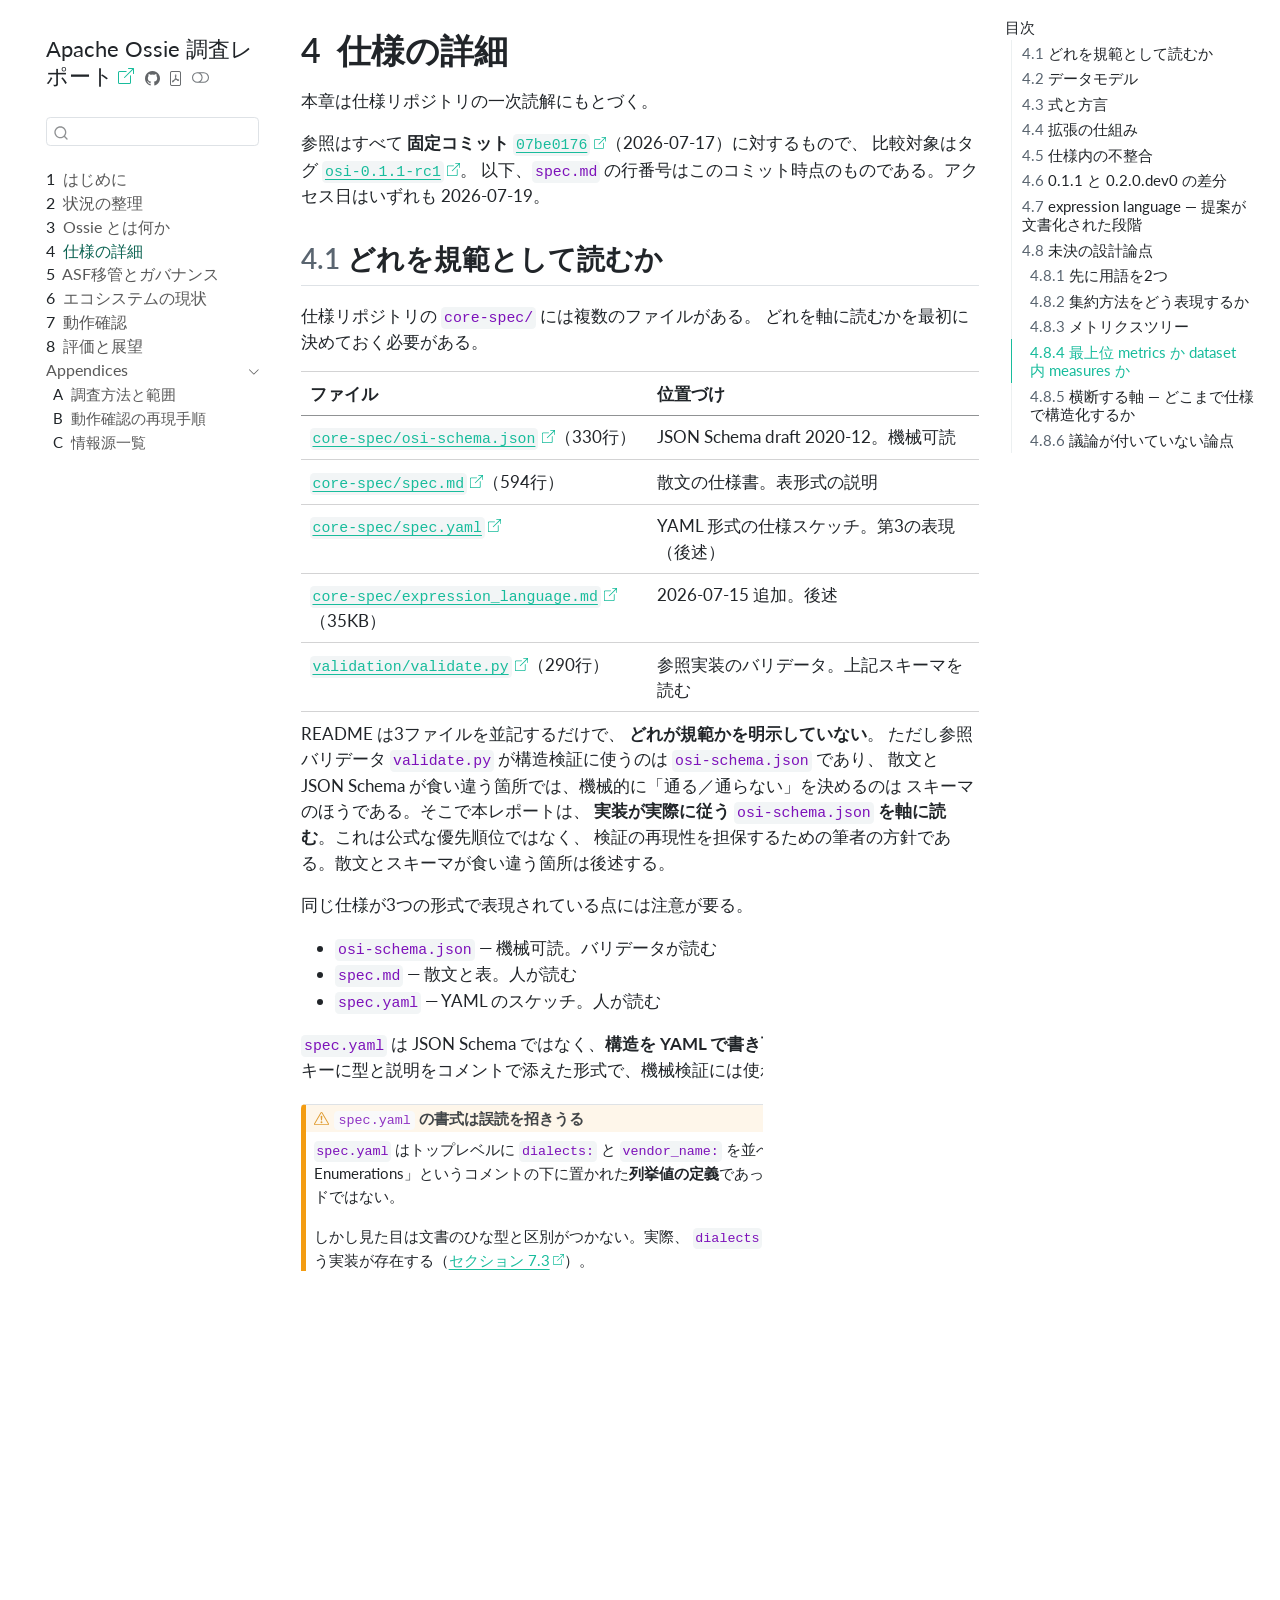
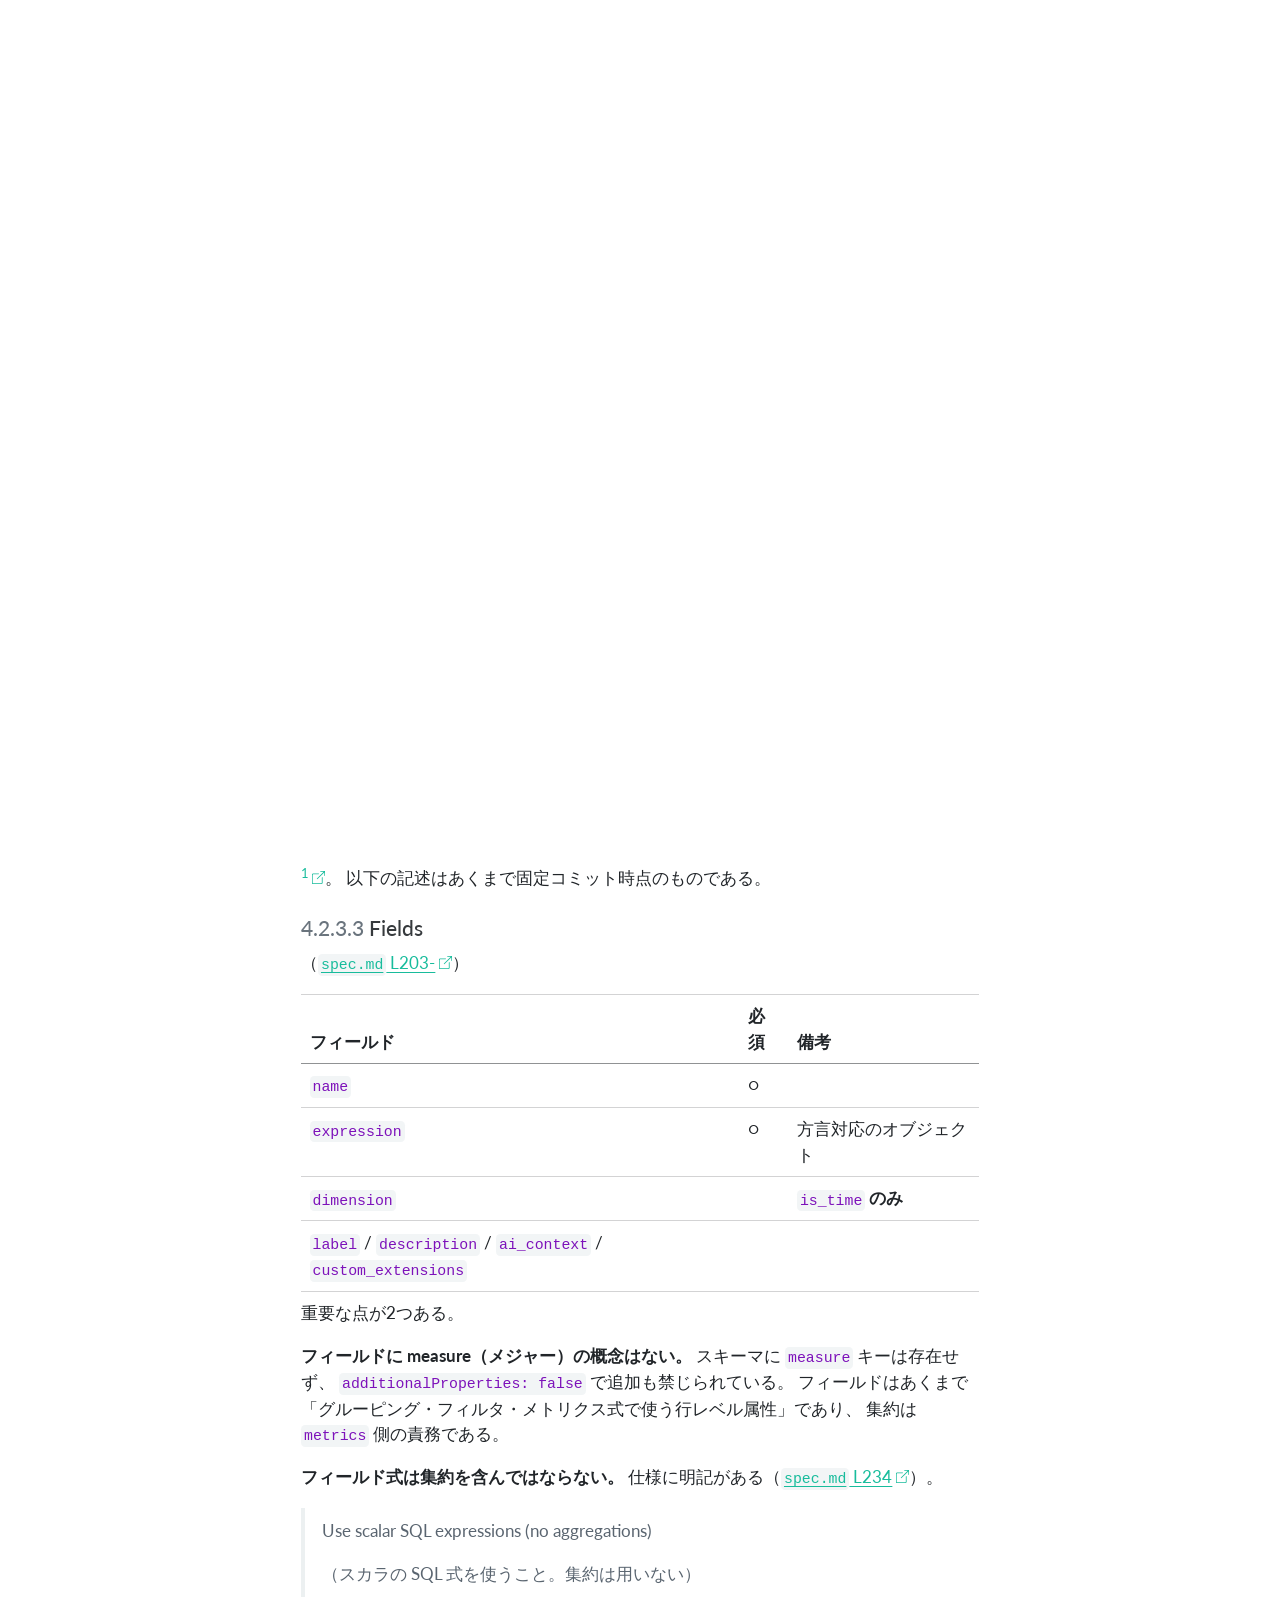
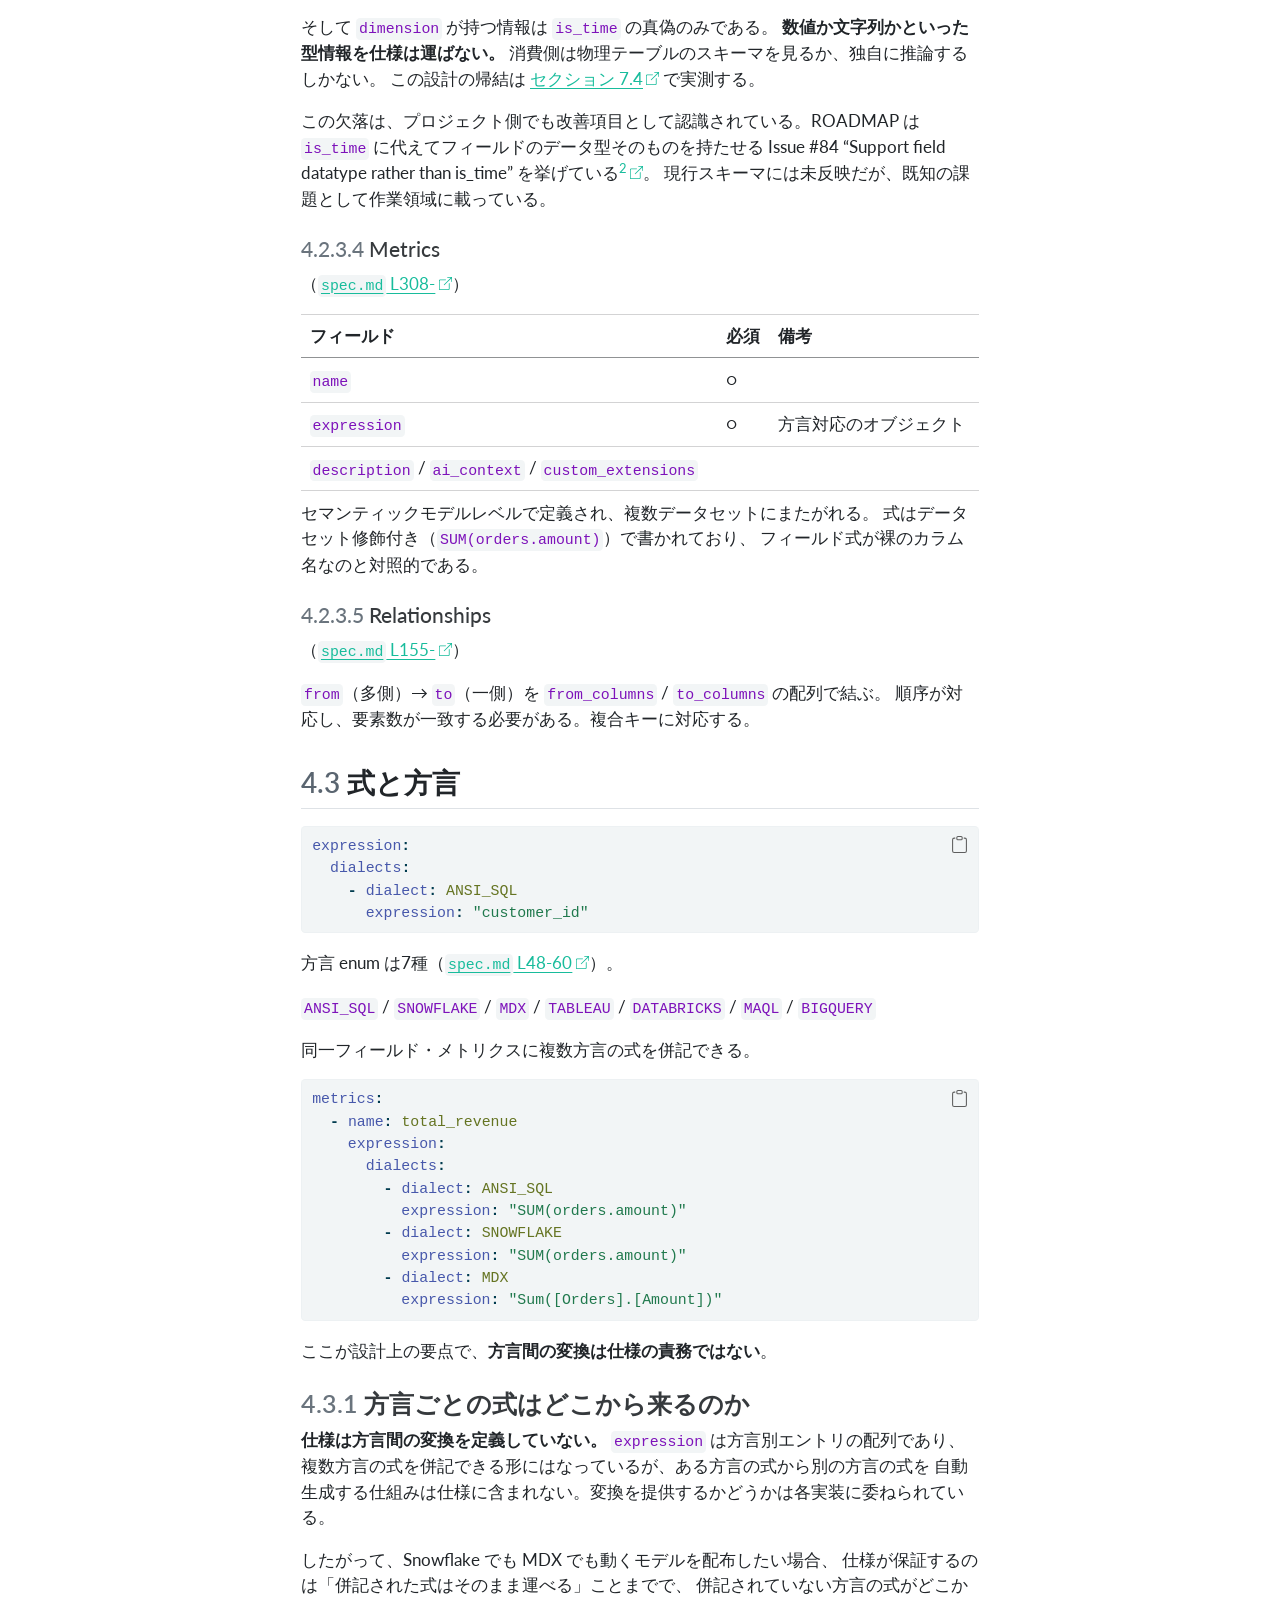
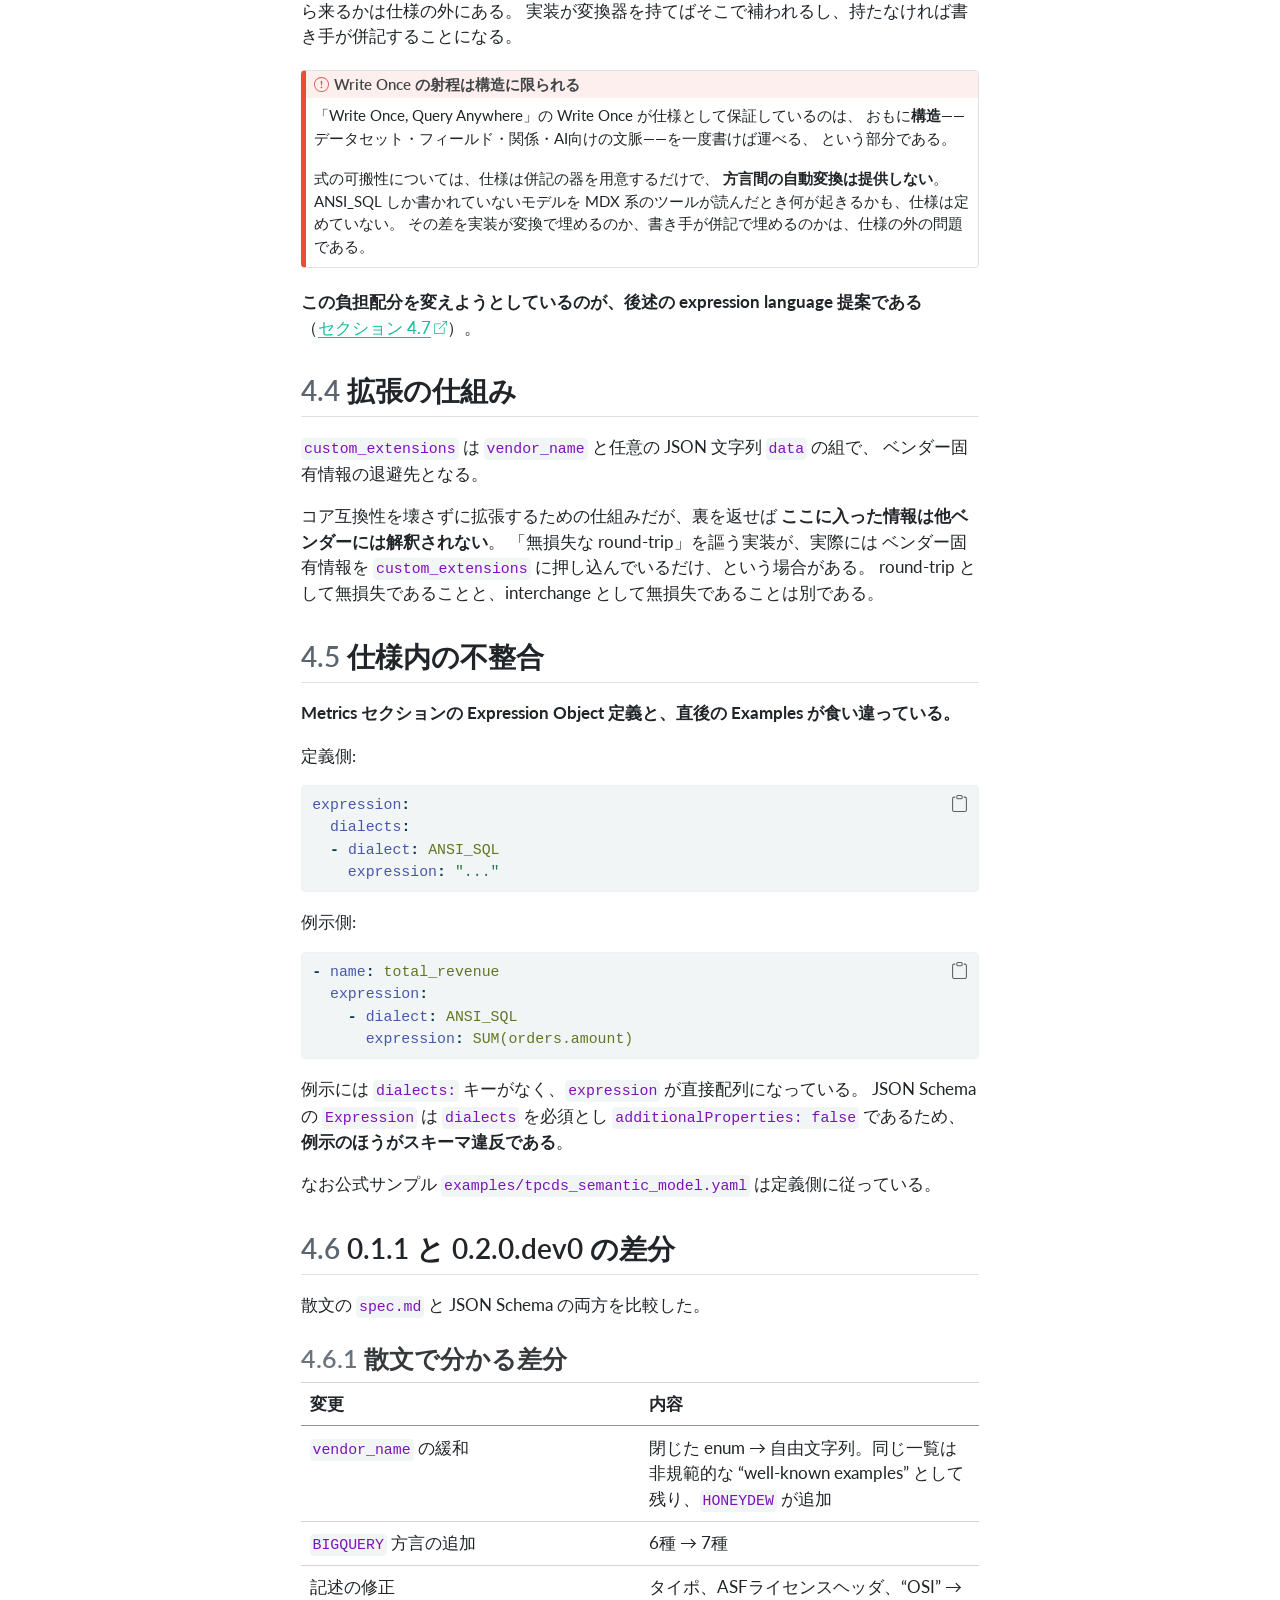
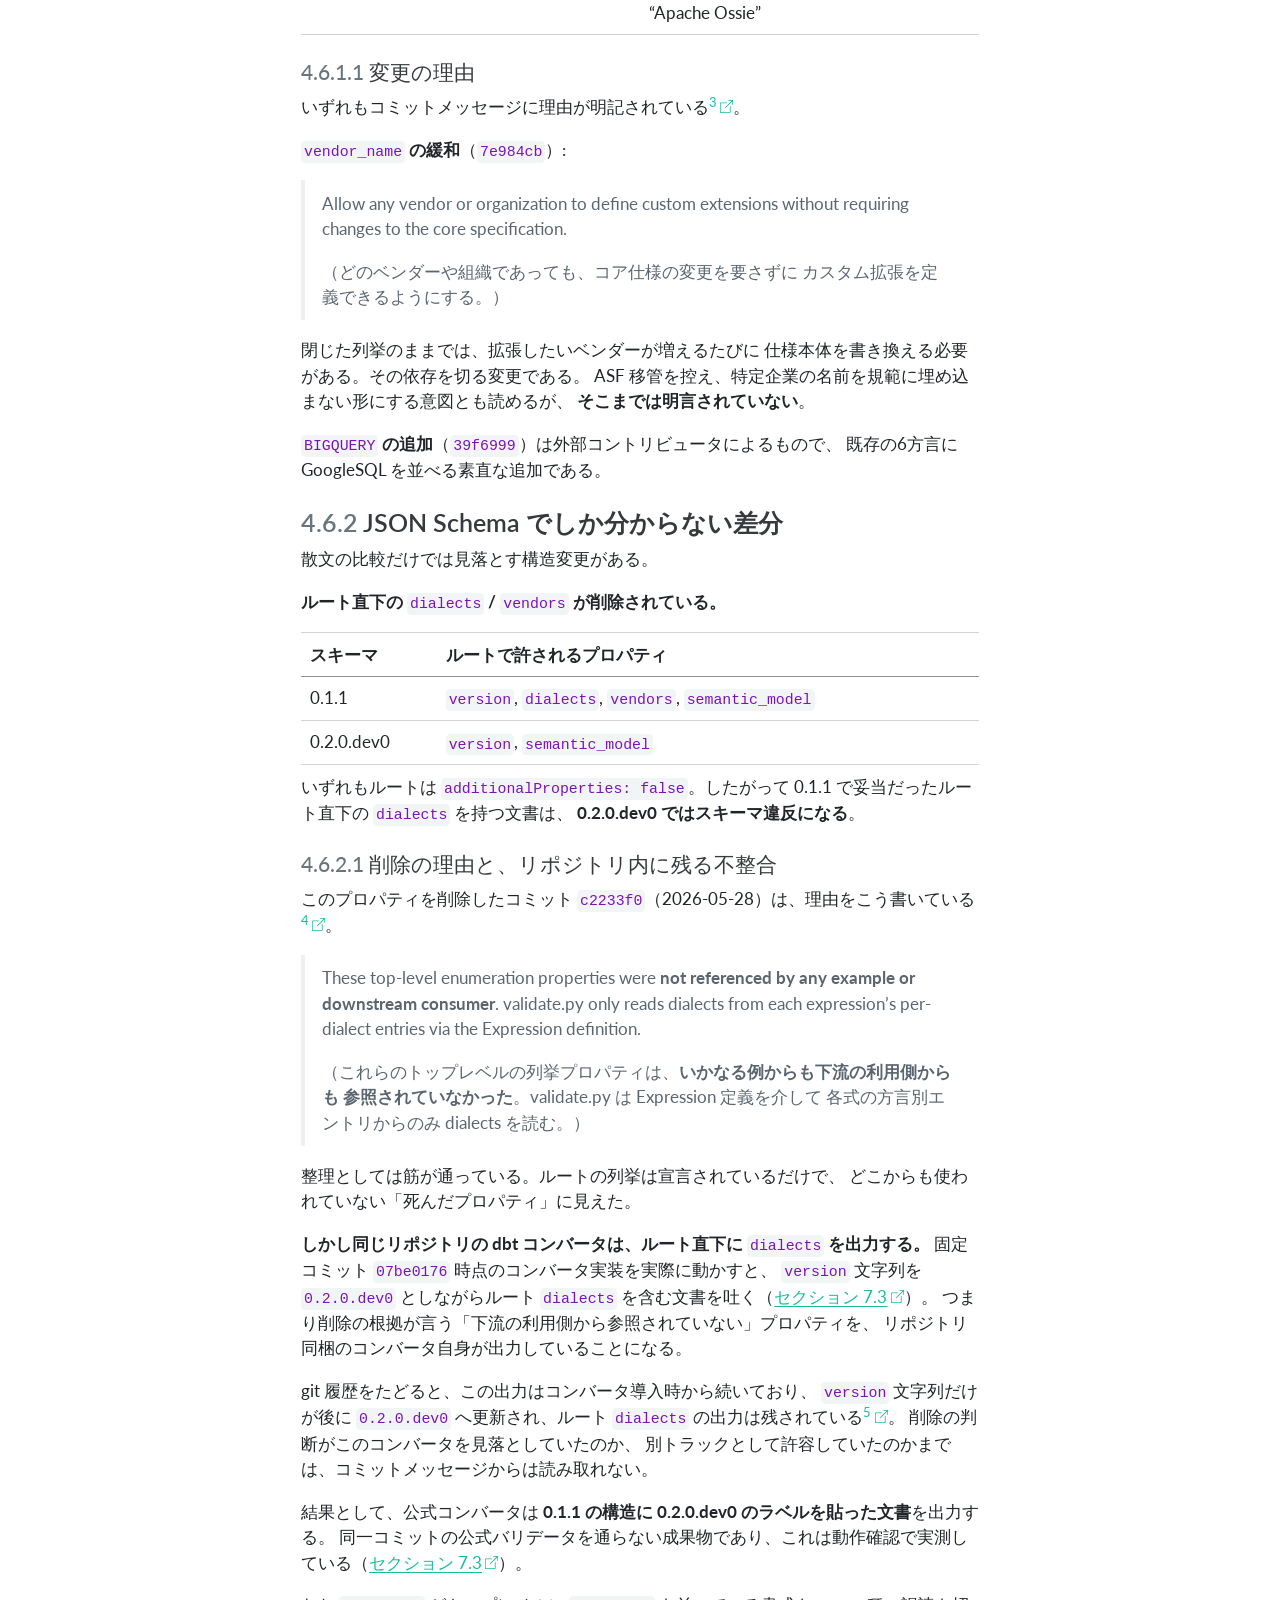
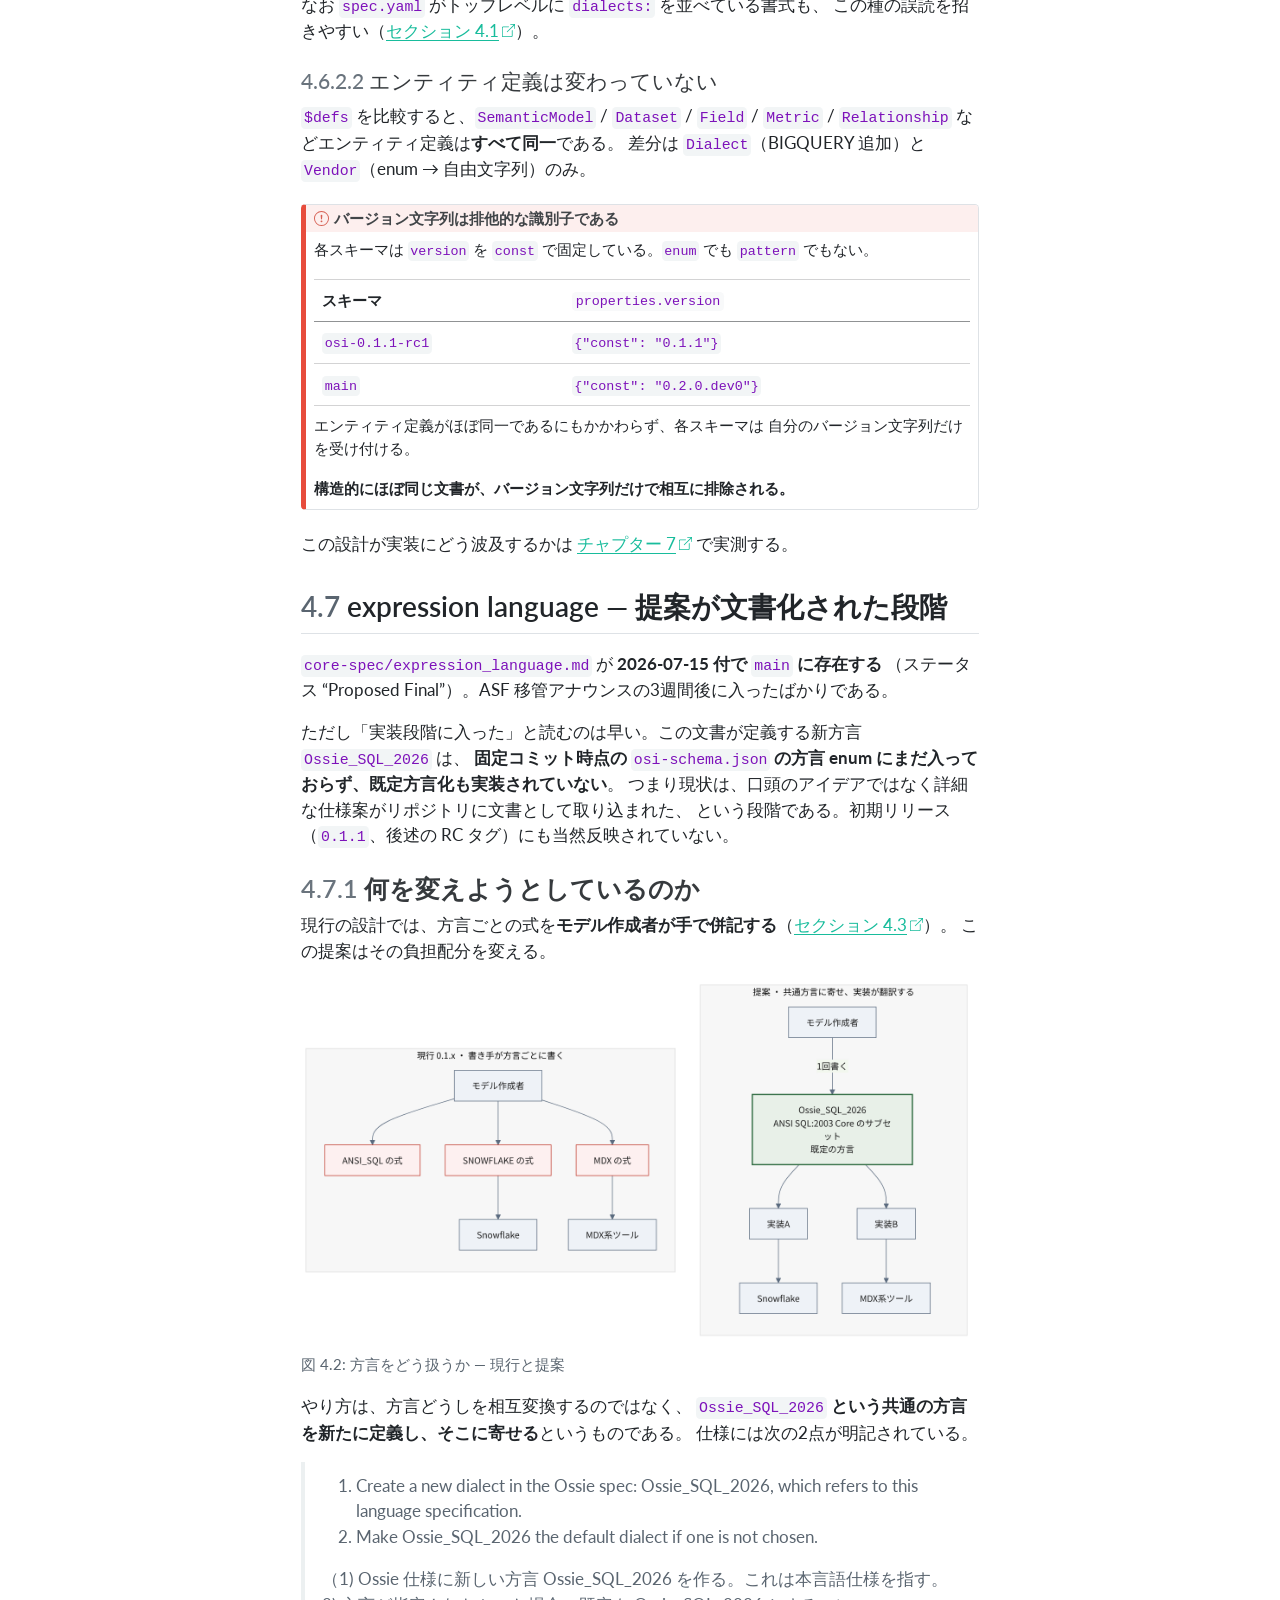
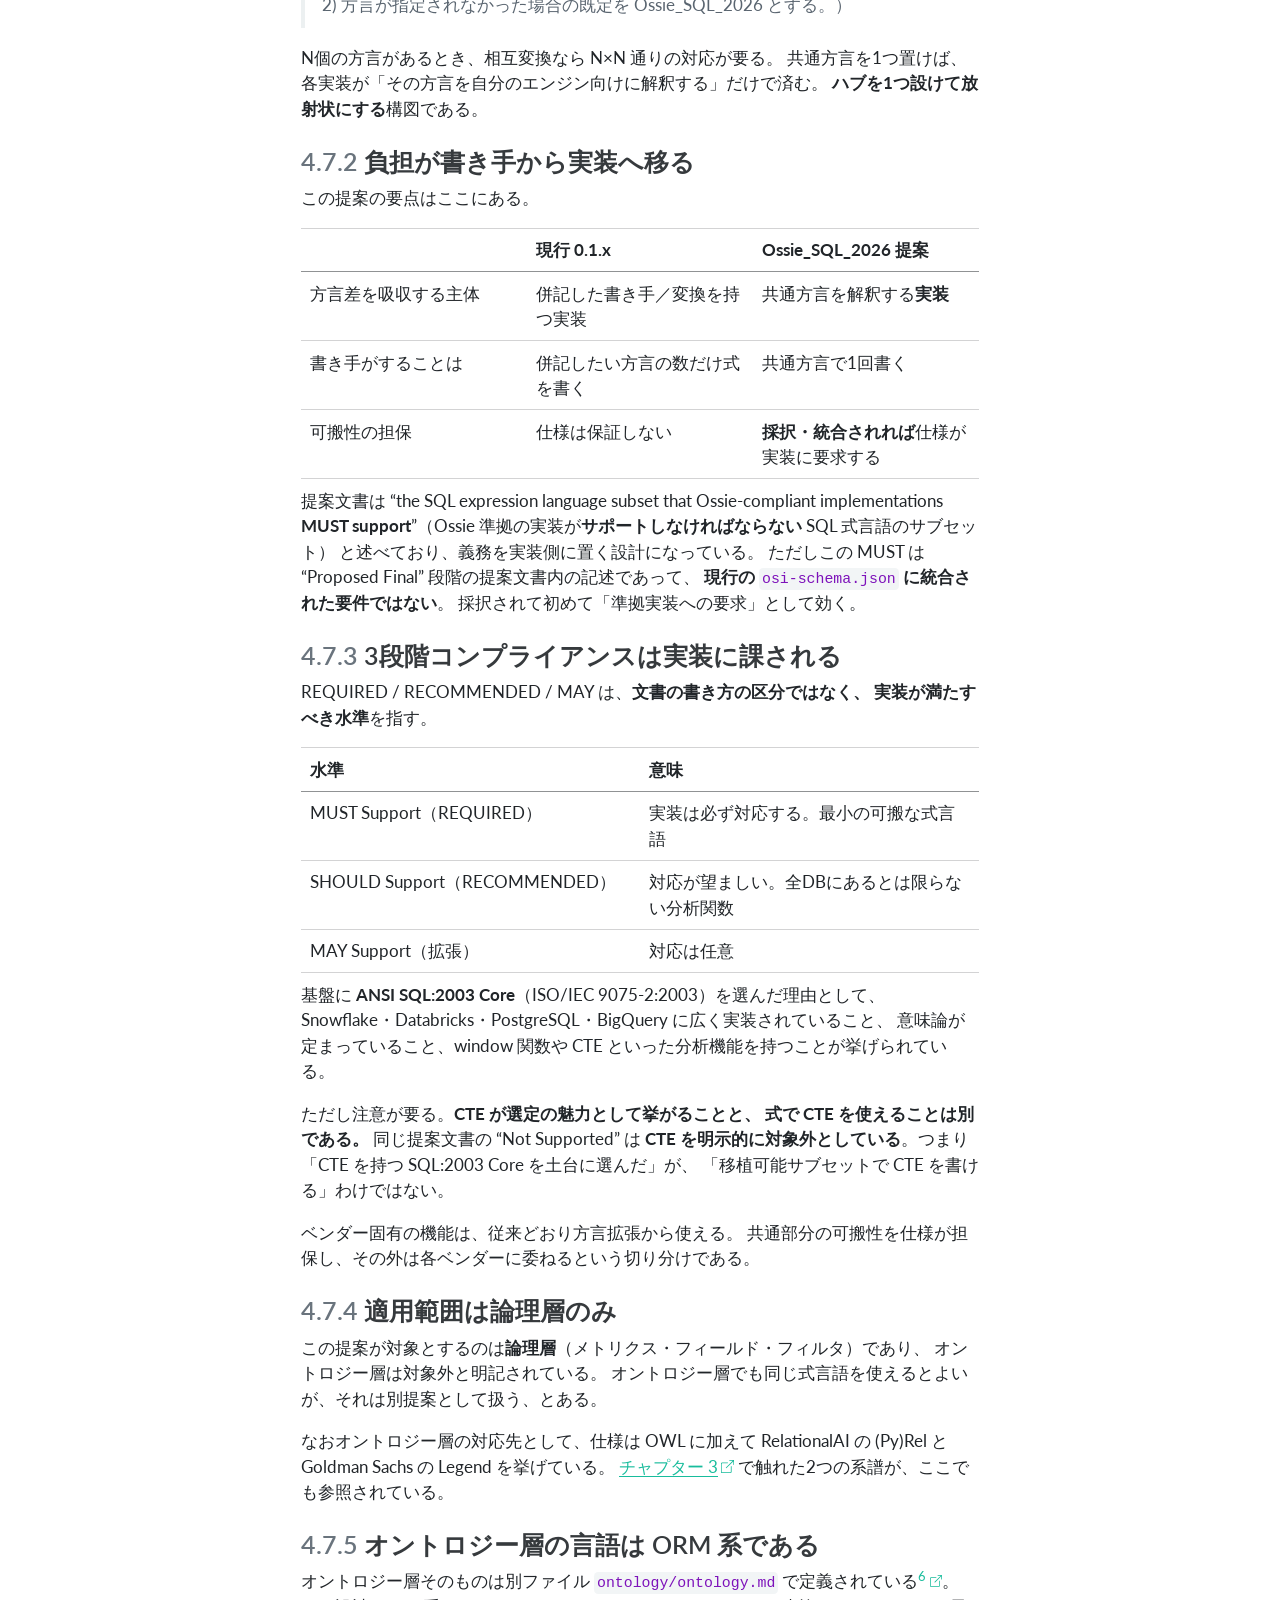
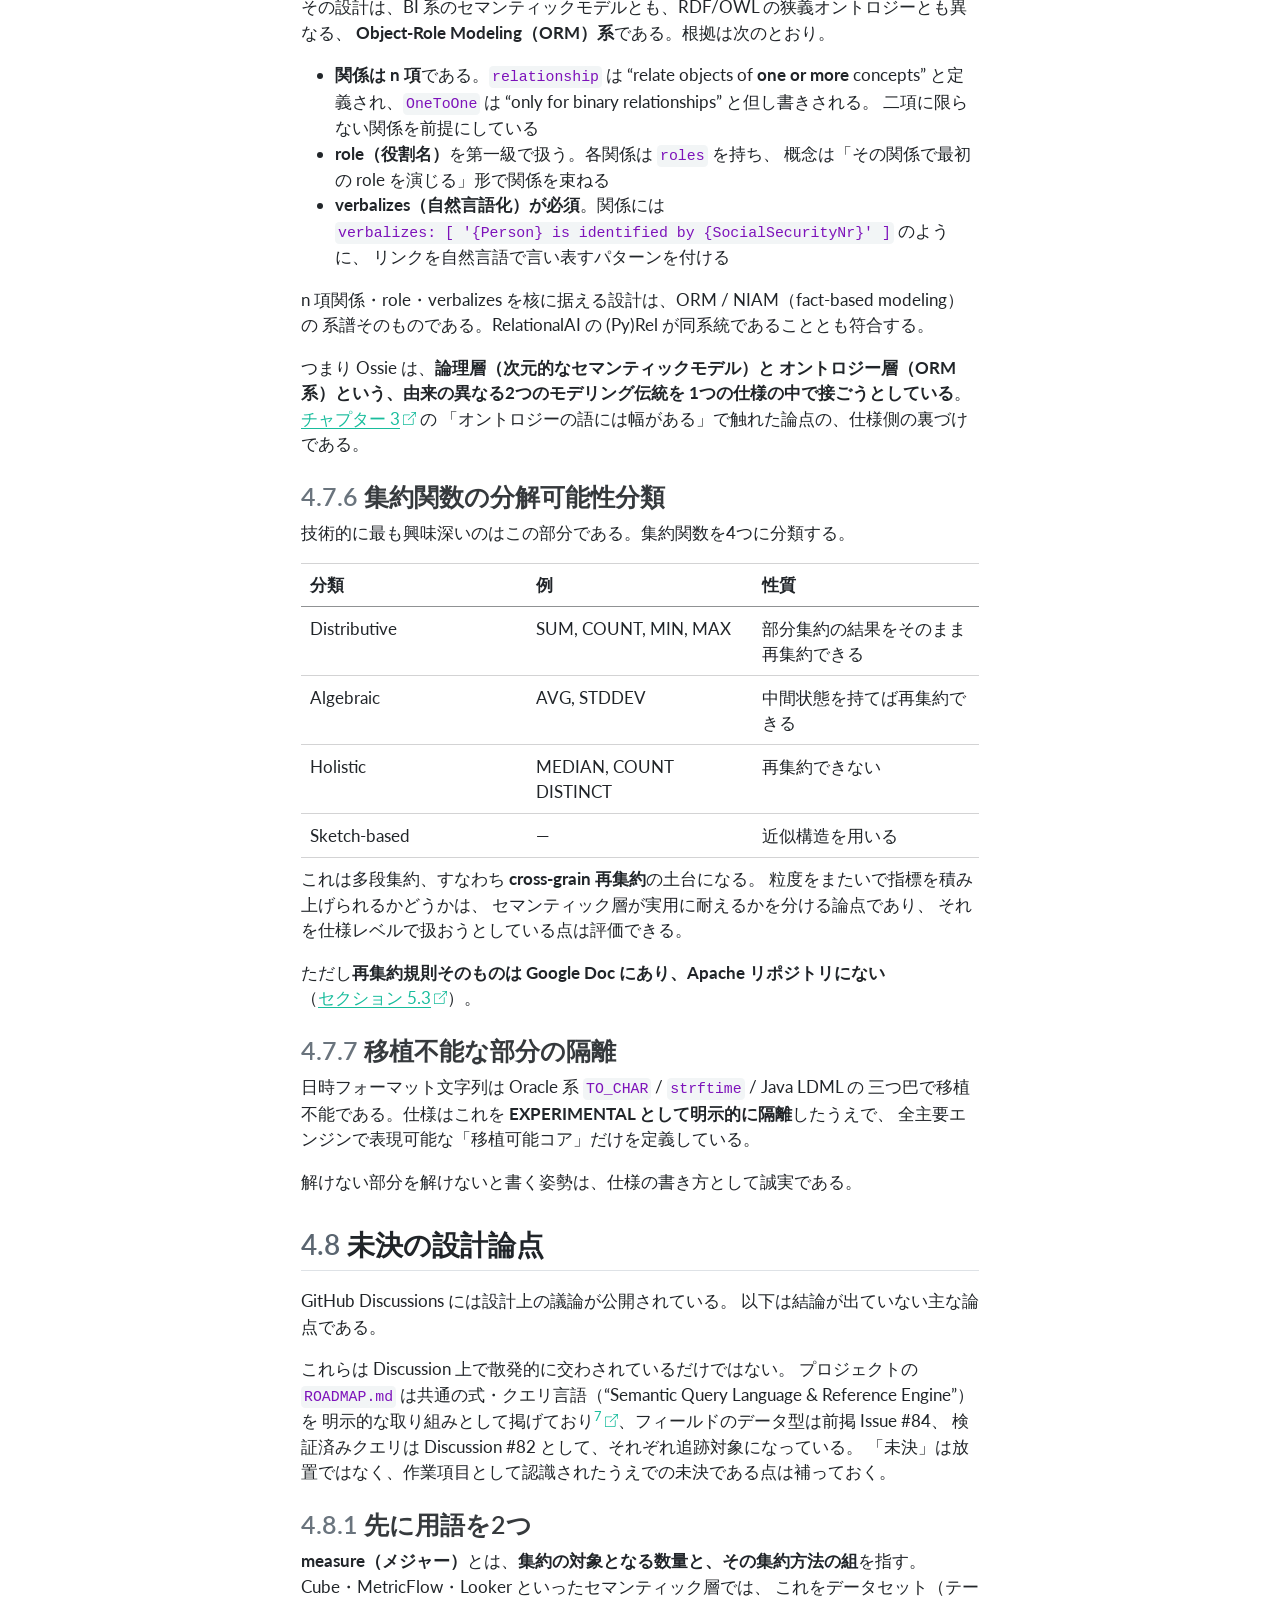
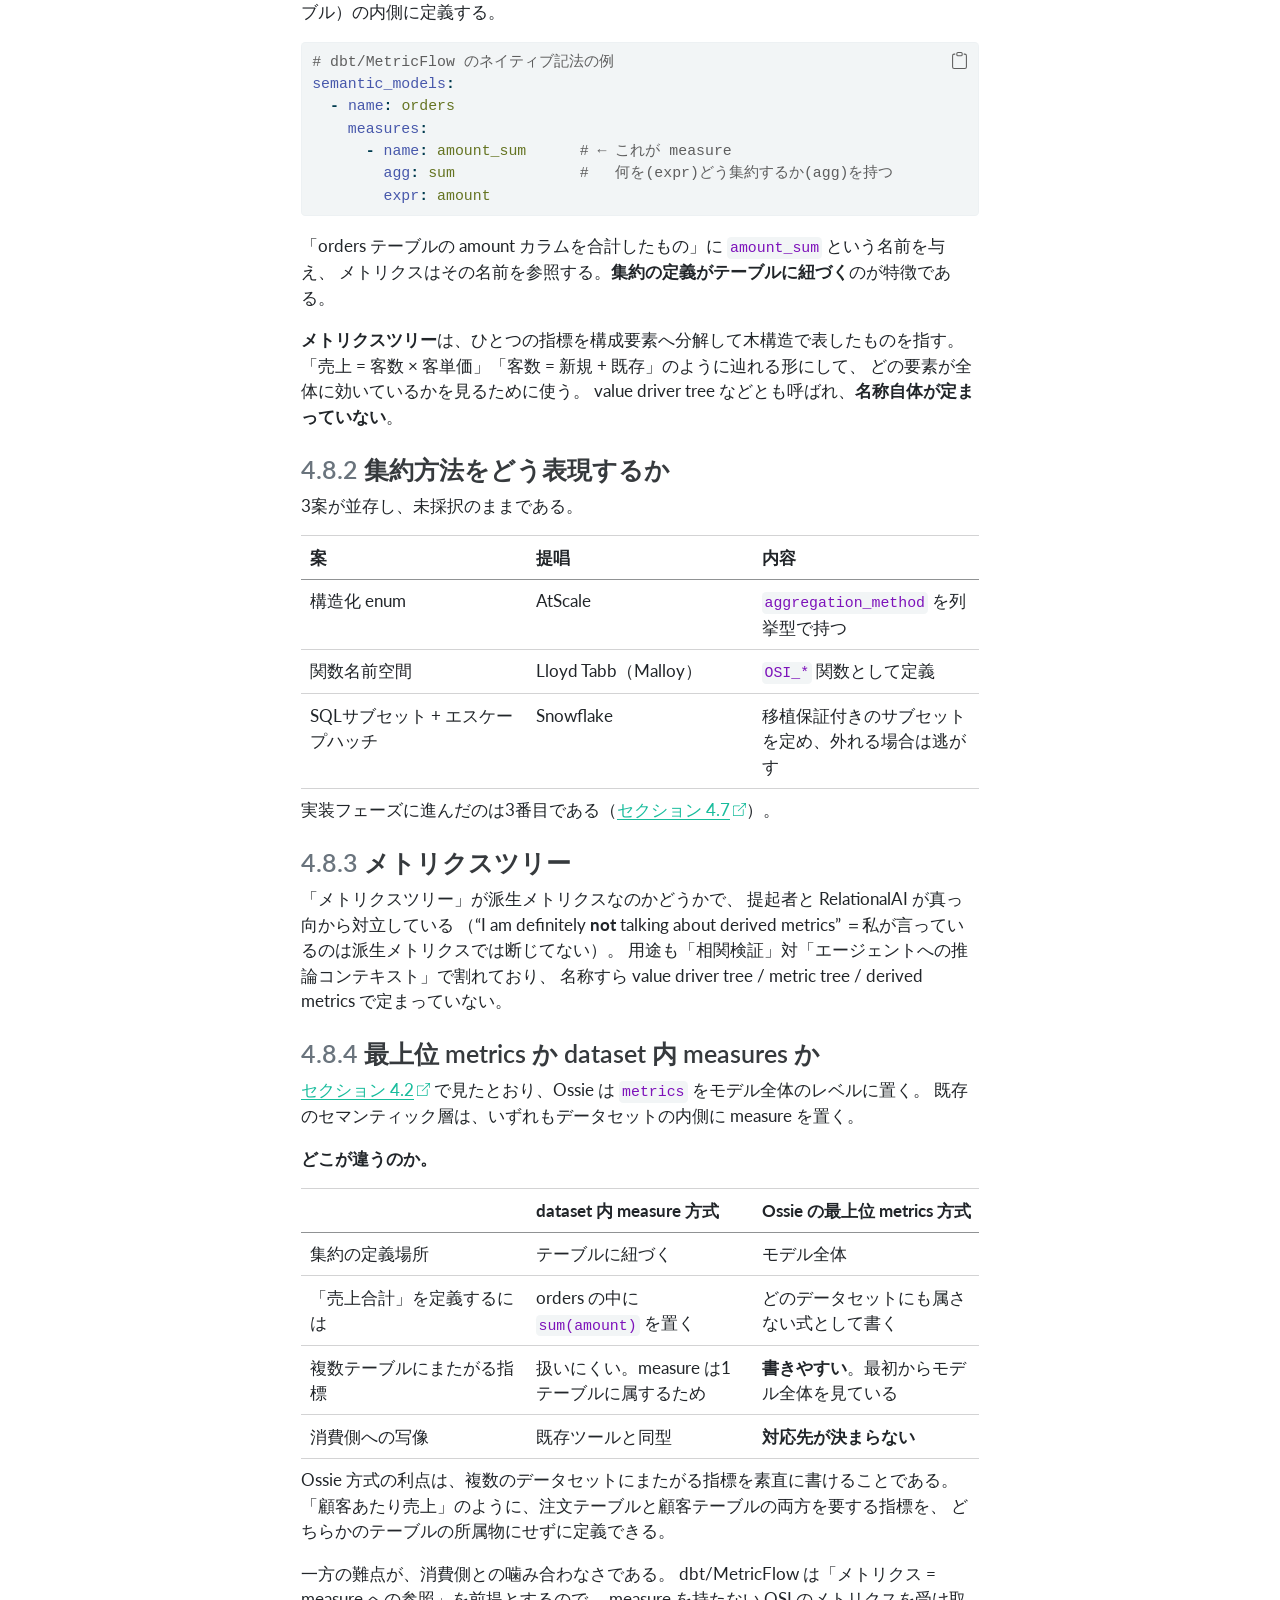
<file: chapters/03-specification.html>
<!DOCTYPE html>
<html xmlns="http://www.w3.org/1999/xhtml" lang="ja" xml:lang="ja"><head>

<meta charset="utf-8">
<meta name="generator" content="quarto-1.10.18">

<meta name="viewport" content="width=device-width, initial-scale=1.0, user-scalable=yes">

<meta name="description" content="Apache Ossie（旧 Open Semantic Interchange）を一次情報と動作確認で調べた記録">

<title>4&nbsp; 仕様の詳細 – Apache Ossie 調査レポート</title>
<style>
/* Default styles provided by pandoc.
** See https://pandoc.org/MANUAL.html#variables-for-html for config info.
*/
span.smallcaps{font-variant: small-caps;}
div.columns{display: flex; gap: 1.5em;}
div.column{flex: auto;}
@media screen {
div.columns{gap: min(4vw, 1.5em);}
div.column{overflow-x: auto;}
}
div.hanging-indent{margin-left: 1.5em; text-indent: -1.5em;}
ul.task-list{list-style: none;}
ul.task-list li input[type="checkbox"] {
  width: 0.8em;
  margin: 0 0.8em 0.2em -1em; /* quarto-specific, see https://github.com/quarto-dev/quarto-cli/issues/4556 */ 
  vertical-align: middle;
}
/* CSS for syntax highlighting */
html { -webkit-text-size-adjust: 100%; }
pre > code.sourceCode { white-space: pre; position: relative; }
pre > code.sourceCode > span { display: inline-block; line-height: 1.25; }
pre > code.sourceCode > span:empty { height: 1.2em; }
.sourceCode { overflow: visible; }
code.sourceCode > span { color: inherit; text-decoration: inherit; }
div.sourceCode { margin: 1em 0; }
pre.sourceCode { margin: 0; }
@media screen {
div.sourceCode { overflow: auto; }
}
@media print {
pre > code.sourceCode { white-space: pre-wrap; }
pre > code.sourceCode > span { text-indent: -5em; padding-left: 5em; }
}
pre.numberSource code
  { counter-reset: source-line 0; }
pre.numberSource code > span
  { position: relative; left: -4em; counter-increment: source-line; }
pre.numberSource code > span > a:first-child::before
  { content: counter(source-line);
    position: relative; left: -1em; text-align: right; vertical-align: baseline;
    border: none; display: inline-block;
    -webkit-touch-callout: none; -webkit-user-select: none;
    -khtml-user-select: none; -moz-user-select: none;
    -ms-user-select: none; user-select: none;
    padding: 0 4px; width: 4em;
  }
pre.numberSource { margin-left: 3em;  padding-left: 4px; }
div.sourceCode
  {   }
@media screen {
pre > code.sourceCode > span > a:first-child::before { text-decoration: underline; }
}
</style>


<script src="../site_libs/quarto-nav/quarto-nav.js"></script>
<script src="../site_libs/quarto-nav/headroom.min.js"></script>
<script src="../site_libs/clipboard/clipboard.min.js"></script>
<script src="../site_libs/quarto-search/autocomplete.umd.js"></script>
<script src="../site_libs/quarto-search/fuse.min.js"></script>
<script src="../site_libs/quarto-search/quarto-search.js"></script>
<meta name="quarto:offset" content="../">
<link href="../chapters/04-governance.html" rel="next">
<link href="../chapters/02-what-is-ossie.html" rel="prev">
<script src="../site_libs/quarto-html/quarto.js" type="module"></script>
<script src="../site_libs/quarto-html/tabsets/tabsets.js" type="module"></script>
<script src="../site_libs/quarto-html/popper.min.js"></script>
<script src="../site_libs/quarto-html/tippy.umd.min.js"></script>
<script src="../site_libs/quarto-html/anchor.min.js"></script>
<link href="../site_libs/quarto-html/tippy.css" rel="stylesheet">
<link href="../site_libs/quarto-html/quarto-syntax-highlighting-64a204ab8560d761af7679ceaba22944.css" rel="stylesheet" class="quarto-color-scheme" id="quarto-text-highlighting-styles">
<link href="../site_libs/quarto-html/quarto-syntax-highlighting-dark-b85bc7c33db8c58e0ec93c3465666fed.css" rel="stylesheet" class="quarto-color-scheme quarto-color-alternate" id="quarto-text-highlighting-styles">
<link href="../site_libs/quarto-html/quarto-syntax-highlighting-64a204ab8560d761af7679ceaba22944.css" rel="stylesheet" class="quarto-color-scheme-extra" id="quarto-text-highlighting-styles">
<script src="../site_libs/bootstrap/bootstrap.min.js"></script>
<link href="../site_libs/bootstrap/bootstrap-icons.css" rel="stylesheet">
<link href="../site_libs/bootstrap/bootstrap-412f3d6cc93192f4c443a4276dde7190.min.css" rel="stylesheet" append-hash="true" class="quarto-color-scheme" id="quarto-bootstrap" data-mode="light">
<link href="../site_libs/bootstrap/bootstrap-dark-27332f4fd0b2a56405d42df7c190b189.min.css" rel="stylesheet" append-hash="true" class="quarto-color-scheme quarto-color-alternate" id="quarto-bootstrap" data-mode="dark">
<link href="../site_libs/bootstrap/bootstrap-412f3d6cc93192f4c443a4276dde7190.min.css" rel="stylesheet" append-hash="true" class="quarto-color-scheme-extra" id="quarto-bootstrap" data-mode="light">
<script id="quarto-search-options" type="application/json">{
  "location": "sidebar",
  "copy-button": false,
  "collapse-after": 3,
  "panel-placement": "start",
  "type": "textbox",
  "limit": 50,
  "keyboard-shortcut": [
    "f",
    "/",
    "s"
  ],
  "show-item-context": false,
  "language": {
    "search-no-results-text": "一致なし",
    "search-matching-documents-text": "一致した文書",
    "search-copy-link-title": "検索へのリンクをコピー",
    "search-hide-matches-text": "追加の検索結果を非表示",
    "search-more-match-text": "追加の検索結果",
    "search-more-matches-text": "追加の検索結果",
    "search-clear-button-title": "消去",
    "search-text-placeholder": "",
    "search-detached-cancel-button-title": "取消",
    "search-submit-button-title": "検索",
    "search-label": "サーチ"
  }
}</script>


</head>

<body class="nav-sidebar floating quarto-light"><script id="quarto-html-before-body" type="application/javascript">
    const toggleBodyColorMode = (bsSheetEl) => {
      const mode = bsSheetEl.getAttribute("data-mode");
      const bodyEl = window.document.querySelector("body");
      if (mode === "dark") {
        bodyEl.classList.add("quarto-dark");
        bodyEl.classList.remove("quarto-light");
      } else {
        bodyEl.classList.add("quarto-light");
        bodyEl.classList.remove("quarto-dark");
      }
    }
    const toggleBodyColorPrimary = () => {
      const bsSheetEl = window.document.querySelector("link#quarto-bootstrap:not([rel=disabled-stylesheet])");
      if (bsSheetEl) {
        toggleBodyColorMode(bsSheetEl);
      }
    }
    const setColorSchemeToggle = (alternate) => {
      const toggles = window.document.querySelectorAll('.quarto-color-scheme-toggle');
      for (let i=0; i < toggles.length; i++) {
        const toggle = toggles[i];
        if (toggle) {
          if (alternate) {
            toggle.classList.add("alternate");
          } else {
            toggle.classList.remove("alternate");
          }
        }
      }
    };
    const toggleColorMode = (alternate) => {
      // Switch the stylesheets
      const primaryStylesheets = window.document.querySelectorAll('link.quarto-color-scheme:not(.quarto-color-alternate)');
      const alternateStylesheets = window.document.querySelectorAll('link.quarto-color-scheme.quarto-color-alternate');
      manageTransitions('#quarto-margin-sidebar .nav-link', false);
      if (alternate) {
        // note: dark is layered on light, we don't disable primary!
        enableStylesheet(alternateStylesheets);
        for (const sheetNode of alternateStylesheets) {
          if (sheetNode.id === "quarto-bootstrap") {
            toggleBodyColorMode(sheetNode);
          }
        }
      } else {
        disableStylesheet(alternateStylesheets);
        enableStylesheet(primaryStylesheets)
        toggleBodyColorPrimary();
      }
      manageTransitions('#quarto-margin-sidebar .nav-link', true);
      // Switch the toggles
      setColorSchemeToggle(alternate)
      // Hack to workaround the fact that safari doesn't
      // properly recolor the scrollbar when toggling (#1455)
      if (navigator.userAgent.indexOf('Safari') > 0 && navigator.userAgent.indexOf('Chrome') == -1) {
        manageTransitions("body", false);
        window.scrollTo(0, 1);
        setTimeout(() => {
          window.scrollTo(0, 0);
          manageTransitions("body", true);
        }, 40);
      }
    }
    const disableStylesheet = (stylesheets) => {
      for (let i=0; i < stylesheets.length; i++) {
        const stylesheet = stylesheets[i];
        stylesheet.rel = 'disabled-stylesheet';
      }
    }
    const enableStylesheet = (stylesheets) => {
      for (let i=0; i < stylesheets.length; i++) {
        const stylesheet = stylesheets[i];
        if(stylesheet.rel !== 'stylesheet') { // for Chrome, which will still FOUC without this check
          stylesheet.rel = 'stylesheet';
        }
      }
    }
    const manageTransitions = (selector, allowTransitions) => {
      const els = window.document.querySelectorAll(selector);
      for (let i=0; i < els.length; i++) {
        const el = els[i];
        if (allowTransitions) {
          el.classList.remove('notransition');
        } else {
          el.classList.add('notransition');
        }
      }
    }
    const isFileUrl = () => {
      return window.location.protocol === 'file:';
    }
    const hasAlternateSentinel = () => {
      let styleSentinel = getColorSchemeSentinel();
      if (styleSentinel !== null) {
        return styleSentinel === "alternate";
      } else {
        return false;
      }
    }
    const setStyleSentinel = (alternate) => {
      const value = alternate ? "alternate" : "default";
      if (!isFileUrl()) {
        window.localStorage.setItem("quarto-color-scheme", value);
      } else {
        localAlternateSentinel = value;
      }
    }
    const getColorSchemeSentinel = () => {
      if (!isFileUrl()) {
        const storageValue = window.localStorage.getItem("quarto-color-scheme");
        return storageValue != null ? storageValue : localAlternateSentinel;
      } else {
        return localAlternateSentinel;
      }
    }
    const toggleGiscusIfUsed = (isAlternate, darkModeDefault) => {
      const baseTheme = document.querySelector('#giscus-base-theme')?.value ?? 'light';
      const alternateTheme = document.querySelector('#giscus-alt-theme')?.value ?? 'dark';
      let newTheme = '';
      if(authorPrefersDark) {
        newTheme = isAlternate ? baseTheme : alternateTheme;
      } else {
        newTheme = isAlternate ? alternateTheme : baseTheme;
      }
      const changeGiscusTheme = () => {
        // From: https://github.com/giscus/giscus/issues/336
        const sendMessage = (message) => {
          const iframe = document.querySelector('iframe.giscus-frame');
          if (!iframe) return;
          iframe.contentWindow.postMessage({ giscus: message }, 'https://giscus.app');
        }
        sendMessage({
          setConfig: {
            theme: newTheme
          }
        });
      }
      const isGiscussLoaded = window.document.querySelector('iframe.giscus-frame') !== null;
      if (isGiscussLoaded) {
        changeGiscusTheme();
      }
    };
    const authorPrefersDark = false;
    const darkModeDefault = authorPrefersDark;
      document.querySelector('link#quarto-text-highlighting-styles.quarto-color-scheme-extra').rel = 'disabled-stylesheet';
      document.querySelector('link#quarto-bootstrap.quarto-color-scheme-extra').rel = 'disabled-stylesheet';
    let localAlternateSentinel = darkModeDefault ? 'alternate' : 'default';
    // Dark / light mode switch
    window.quartoToggleColorScheme = () => {
      // Read the current dark / light value
      let toAlternate = !hasAlternateSentinel();
      toggleColorMode(toAlternate);
      setStyleSentinel(toAlternate);
      toggleGiscusIfUsed(toAlternate, darkModeDefault);
      window.dispatchEvent(new Event('resize'));
    };
    // Switch to dark mode if need be
    if (hasAlternateSentinel()) {
      toggleColorMode(true);
    } else {
      toggleColorMode(false);
    }
  </script>

<div id="quarto-search-results"></div>
  <header id="quarto-header" class="headroom fixed-top">
  <nav class="quarto-secondary-nav">
    <div class="container-fluid d-flex">
      <button type="button" class="quarto-btn-toggle btn" data-bs-toggle="collapse" role="button" data-bs-target=".quarto-sidebar-collapse-item" aria-controls="quarto-sidebar" aria-expanded="false" aria-label="サイドバーを切り替える" onclick="if (window.quartoToggleHeadroom) { window.quartoToggleHeadroom(); }">
        <i class="bi bi-layout-text-sidebar-reverse"></i>
      </button>
        <nav class="quarto-page-breadcrumbs" aria-label="breadcrumb"><ol class="breadcrumb"><li class="breadcrumb-item"><a href="../chapters/03-specification.html"><span class="chapter-number">4</span>&nbsp; <span class="chapter-title">仕様の詳細</span></a></li></ol></nav>
        <a class="flex-grow-1" role="navigation" data-bs-toggle="collapse" data-bs-target=".quarto-sidebar-collapse-item" aria-controls="quarto-sidebar" aria-expanded="false" aria-label="サイドバーを切り替える" onclick="if (window.quartoToggleHeadroom) { window.quartoToggleHeadroom(); }">      
        </a>
      <button type="button" class="btn quarto-search-button" aria-label="サーチ" onclick="window.quartoOpenSearch();">
        <i class="bi bi-search"></i>
      </button>
    </div>
  </nav>
</header>
<!-- content -->
<div id="quarto-content" class="quarto-container page-columns page-rows-contents page-layout-article">
<!-- sidebar -->
  <nav id="quarto-sidebar" class="sidebar collapse collapse-horizontal quarto-sidebar-collapse-item sidebar-navigation floating overflow-auto">
    <div class="pt-lg-2 mt-2 text-left sidebar-header">
    <div class="sidebar-title mb-0 py-0">
      <a href="../">Apache Ossie 調査レポート</a> 
        <div class="sidebar-tools-main tools-wide">
    <a href="https://github.com/dobachi/ossie-playground" title="Source Code" class="quarto-navigation-tool px-1" aria-label="Source Code"><i class="bi bi-github"></i></a>
    <a href="../apache-ossie-report-2026-07-21.pdf" title="Download PDF" class="quarto-navigation-tool px-1" aria-label="Download PDF"><i class="bi bi-file-pdf"></i></a>
  <a href="" class="quarto-color-scheme-toggle quarto-navigation-tool  px-1" onclick="window.quartoToggleColorScheme(); return false;" title="ダークモードの切り替え"><i class="bi"></i></a>
</div>
    </div>
      </div>
        <div class="mt-2 flex-shrink-0 align-items-center">
        <div class="sidebar-search">
        <div id="quarto-search" class="" title="サーチ"></div>
        </div>
        </div>
    <div class="sidebar-menu-container"> 
    <ul class="list-unstyled mt-1">
        <li class="sidebar-item">
  <div class="sidebar-item-container"> 
  <a href="../index.html" class="sidebar-item-text sidebar-link">
 <span class="menu-text"><span class="chapter-number">1</span>&nbsp; <span class="chapter-title">はじめに</span></span></a>
  </div>
</li>
        <li class="sidebar-item">
  <div class="sidebar-item-container"> 
  <a href="../chapters/01-situation.html" class="sidebar-item-text sidebar-link">
 <span class="menu-text"><span class="chapter-number">2</span>&nbsp; <span class="chapter-title">状況の整理</span></span></a>
  </div>
</li>
        <li class="sidebar-item">
  <div class="sidebar-item-container"> 
  <a href="../chapters/02-what-is-ossie.html" class="sidebar-item-text sidebar-link">
 <span class="menu-text"><span class="chapter-number">3</span>&nbsp; <span class="chapter-title">Ossie とは何か</span></span></a>
  </div>
</li>
        <li class="sidebar-item">
  <div class="sidebar-item-container"> 
  <a href="../chapters/03-specification.html" class="sidebar-item-text sidebar-link active">
 <span class="menu-text"><span class="chapter-number">4</span>&nbsp; <span class="chapter-title">仕様の詳細</span></span></a>
  </div>
</li>
        <li class="sidebar-item">
  <div class="sidebar-item-container"> 
  <a href="../chapters/04-governance.html" class="sidebar-item-text sidebar-link">
 <span class="menu-text"><span class="chapter-number">5</span>&nbsp; <span class="chapter-title">ASF移管とガバナンス</span></span></a>
  </div>
</li>
        <li class="sidebar-item">
  <div class="sidebar-item-container"> 
  <a href="../chapters/05-ecosystem.html" class="sidebar-item-text sidebar-link">
 <span class="menu-text"><span class="chapter-number">6</span>&nbsp; <span class="chapter-title">エコシステムの現状</span></span></a>
  </div>
</li>
        <li class="sidebar-item">
  <div class="sidebar-item-container"> 
  <a href="../chapters/06-verification.html" class="sidebar-item-text sidebar-link">
 <span class="menu-text"><span class="chapter-number">7</span>&nbsp; <span class="chapter-title">動作確認</span></span></a>
  </div>
</li>
        <li class="sidebar-item">
  <div class="sidebar-item-container"> 
  <a href="../chapters/07-assessment.html" class="sidebar-item-text sidebar-link">
 <span class="menu-text"><span class="chapter-number">8</span>&nbsp; <span class="chapter-title">評価と展望</span></span></a>
  </div>
</li>
        <li class="sidebar-item sidebar-item-section">
      <div class="sidebar-item-container"> 
            <a class="sidebar-item-text sidebar-link text-start" data-bs-toggle="collapse" data-bs-target="#quarto-sidebar-section-1" role="navigation" aria-expanded="true">
 <span class="menu-text">Appendices</span></a>
          <a class="sidebar-item-toggle text-start" data-bs-toggle="collapse" data-bs-target="#quarto-sidebar-section-1" role="navigation" aria-expanded="true" aria-label="セクションを切り替え">
            <i class="bi bi-chevron-right ms-2"></i>
          </a> 
      </div>
      <ul id="quarto-sidebar-section-1" class="collapse list-unstyled sidebar-section depth1 show">  
          <li class="sidebar-item">
  <div class="sidebar-item-container"> 
  <a href="../appendix/method.html" class="sidebar-item-text sidebar-link">
 <span class="menu-text"><span class="chapter-number">A</span>&nbsp; <span class="chapter-title">調査方法と範囲</span></span></a>
  </div>
</li>
          <li class="sidebar-item">
  <div class="sidebar-item-container"> 
  <a href="../appendix/reproduce.html" class="sidebar-item-text sidebar-link">
 <span class="menu-text"><span class="chapter-number">B</span>&nbsp; <span class="chapter-title">動作確認の再現手順</span></span></a>
  </div>
</li>
          <li class="sidebar-item">
  <div class="sidebar-item-container"> 
  <a href="../appendix/resources.html" class="sidebar-item-text sidebar-link">
 <span class="menu-text"><span class="chapter-number">C</span>&nbsp; <span class="chapter-title">情報源一覧</span></span></a>
  </div>
</li>
      </ul>
  </li>
    </ul>
    </div>
</nav>
<div id="quarto-sidebar-glass" class="quarto-sidebar-collapse-item" data-bs-toggle="collapse" data-bs-target=".quarto-sidebar-collapse-item"></div>
<!-- margin-sidebar -->
    <div id="quarto-margin-sidebar" class="sidebar margin-sidebar">
        <nav id="TOC" role="doc-toc" class="toc-active">
    <h2 id="toc-title">目次</h2>
   
  <ul>
  <li><a href="#sec-spec-foundation" id="toc-sec-spec-foundation" class="nav-link active" data-scroll-target="#sec-spec-foundation"><span class="header-section-number">4.1</span> どれを規範として読むか</a></li>
  <li><a href="#sec-data-model" id="toc-sec-data-model" class="nav-link" data-scroll-target="#sec-data-model"><span class="header-section-number">4.2</span> データモデル</a>
  <ul class="collapse">
  <li><a href="#全体像" id="toc-全体像" class="nav-link" data-scroll-target="#全体像"><span class="header-section-number">4.2.1</span> 全体像</a></li>
  <li><a href="#なぜ-metrics-だけ外側にあるのか" id="toc-なぜ-metrics-だけ外側にあるのか" class="nav-link" data-scroll-target="#なぜ-metrics-だけ外側にあるのか"><span class="header-section-number">4.2.2</span> なぜ metrics だけ外側にあるのか</a></li>
  <li><a href="#各要素の定義" id="toc-各要素の定義" class="nav-link" data-scroll-target="#各要素の定義"><span class="header-section-number">4.2.3</span> 各要素の定義</a></li>
  </ul></li>
  <li><a href="#sec-dialects" id="toc-sec-dialects" class="nav-link" data-scroll-target="#sec-dialects"><span class="header-section-number">4.3</span> 式と方言</a>
  <ul class="collapse">
  <li><a href="#方言ごとの式はどこから来るのか" id="toc-方言ごとの式はどこから来るのか" class="nav-link" data-scroll-target="#方言ごとの式はどこから来るのか"><span class="header-section-number">4.3.1</span> 方言ごとの式はどこから来るのか</a></li>
  </ul></li>
  <li><a href="#拡張の仕組み" id="toc-拡張の仕組み" class="nav-link" data-scroll-target="#拡張の仕組み"><span class="header-section-number">4.4</span> 拡張の仕組み</a></li>
  <li><a href="#仕様内の不整合" id="toc-仕様内の不整合" class="nav-link" data-scroll-target="#仕様内の不整合"><span class="header-section-number">4.5</span> 仕様内の不整合</a></li>
  <li><a href="#sec-spec-diff" id="toc-sec-spec-diff" class="nav-link" data-scroll-target="#sec-spec-diff"><span class="header-section-number">4.6</span> 0.1.1 と 0.2.0.dev0 の差分</a>
  <ul class="collapse">
  <li><a href="#散文で分かる差分" id="toc-散文で分かる差分" class="nav-link" data-scroll-target="#散文で分かる差分"><span class="header-section-number">4.6.1</span> 散文で分かる差分</a></li>
  <li><a href="#json-schema-でしか分からない差分" id="toc-json-schema-でしか分からない差分" class="nav-link" data-scroll-target="#json-schema-でしか分からない差分"><span class="header-section-number">4.6.2</span> JSON Schema でしか分からない差分</a></li>
  </ul></li>
  <li><a href="#sec-expression-language" id="toc-sec-expression-language" class="nav-link" data-scroll-target="#sec-expression-language"><span class="header-section-number">4.7</span> expression language — 提案が文書化された段階</a>
  <ul class="collapse">
  <li><a href="#何を変えようとしているのか" id="toc-何を変えようとしているのか" class="nav-link" data-scroll-target="#何を変えようとしているのか"><span class="header-section-number">4.7.1</span> 何を変えようとしているのか</a></li>
  <li><a href="#負担が書き手から実装へ移る" id="toc-負担が書き手から実装へ移る" class="nav-link" data-scroll-target="#負担が書き手から実装へ移る"><span class="header-section-number">4.7.2</span> 負担が書き手から実装へ移る</a></li>
  <li><a href="#段階コンプライアンスは実装に課される" id="toc-段階コンプライアンスは実装に課される" class="nav-link" data-scroll-target="#段階コンプライアンスは実装に課される"><span class="header-section-number">4.7.3</span> 3段階コンプライアンスは実装に課される</a></li>
  <li><a href="#適用範囲は論理層のみ" id="toc-適用範囲は論理層のみ" class="nav-link" data-scroll-target="#適用範囲は論理層のみ"><span class="header-section-number">4.7.4</span> 適用範囲は論理層のみ</a></li>
  <li><a href="#sec-ontology-language" id="toc-sec-ontology-language" class="nav-link" data-scroll-target="#sec-ontology-language"><span class="header-section-number">4.7.5</span> オントロジー層の言語は ORM 系である</a></li>
  <li><a href="#集約関数の分解可能性分類" id="toc-集約関数の分解可能性分類" class="nav-link" data-scroll-target="#集約関数の分解可能性分類"><span class="header-section-number">4.7.6</span> 集約関数の分解可能性分類</a></li>
  <li><a href="#移植不能な部分の隔離" id="toc-移植不能な部分の隔離" class="nav-link" data-scroll-target="#移植不能な部分の隔離"><span class="header-section-number">4.7.7</span> 移植不能な部分の隔離</a></li>
  </ul></li>
  <li><a href="#sec-spec-open-questions" id="toc-sec-spec-open-questions" class="nav-link" data-scroll-target="#sec-spec-open-questions"><span class="header-section-number">4.8</span> 未決の設計論点</a>
  <ul class="collapse">
  <li><a href="#先に用語を2つ" id="toc-先に用語を2つ" class="nav-link" data-scroll-target="#先に用語を2つ"><span class="header-section-number">4.8.1</span> 先に用語を2つ</a></li>
  <li><a href="#集約方法をどう表現するか" id="toc-集約方法をどう表現するか" class="nav-link" data-scroll-target="#集約方法をどう表現するか"><span class="header-section-number">4.8.2</span> 集約方法をどう表現するか</a></li>
  <li><a href="#メトリクスツリー" id="toc-メトリクスツリー" class="nav-link" data-scroll-target="#メトリクスツリー"><span class="header-section-number">4.8.3</span> メトリクスツリー</a></li>
  <li><a href="#最上位-metrics-か-dataset-内-measures-か" id="toc-最上位-metrics-か-dataset-内-measures-か" class="nav-link" data-scroll-target="#最上位-metrics-か-dataset-内-measures-か"><span class="header-section-number">4.8.4</span> 最上位 metrics か dataset 内 measures か</a></li>
  <li><a href="#横断する軸-どこまで仕様で構造化するか" id="toc-横断する軸-どこまで仕様で構造化するか" class="nav-link" data-scroll-target="#横断する軸-どこまで仕様で構造化するか"><span class="header-section-number">4.8.5</span> 横断する軸 — どこまで仕様で構造化するか</a></li>
  <li><a href="#議論が付いていない論点" id="toc-議論が付いていない論点" class="nav-link" data-scroll-target="#議論が付いていない論点"><span class="header-section-number">4.8.6</span> 議論が付いていない論点</a></li>
  </ul></li>
  </ul>
</nav>
    </div>
<!-- main -->
<main class="content" id="quarto-document-content">


<header id="title-block-header" class="quarto-title-block default">
<div class="quarto-title">
<h1 class="title"><span id="sec-spec" class="quarto-section-identifier"><span class="chapter-number">4</span>&nbsp; <span class="chapter-title">仕様の詳細</span></span></h1>
</div>



<div class="quarto-title-meta">

    
  
    
  </div>
  


</header>


<p>本章は仕様リポジトリの一次読解にもとづく。</p>
<p>参照はすべて <strong>固定コミット <a href="https://github.com/apache/ossie/blob/07be0176e48af67f0b46e0957a87a154586abf38"><code>07be0176</code></a></strong>（2026-07-17）に対するもので、 比較対象はタグ <a href="https://github.com/apache/ossie/tree/osi-0.1.1-rc1"><code>osi-0.1.1-rc1</code></a>。 以下、<code>spec.md</code> の行番号はこのコミット時点のものである。アクセス日はいずれも 2026-07-19。</p>
<section id="sec-spec-foundation" class="level2" data-number="4.1">
<h2 data-number="4.1" class="anchored" data-anchor-id="sec-spec-foundation"><span class="header-section-number">4.1</span> どれを規範として読むか</h2>
<p>仕様リポジトリの <code>core-spec/</code> には複数のファイルがある。 どれを軸に読むかを最初に決めておく必要がある。</p>
<table class="caption-top table">
<thead>
<tr class="header">
<th>ファイル</th>
<th>位置づけ</th>
</tr>
</thead>
<tbody>
<tr class="odd">
<td><a href="https://github.com/apache/ossie/blob/07be0176e48af67f0b46e0957a87a154586abf38/core-spec/osi-schema.json"><code>core-spec/osi-schema.json</code></a>（330行）</td>
<td>JSON Schema draft 2020-12。機械可読</td>
</tr>
<tr class="even">
<td><a href="https://github.com/apache/ossie/blob/07be0176e48af67f0b46e0957a87a154586abf38/core-spec/spec.md"><code>core-spec/spec.md</code></a>（594行）</td>
<td>散文の仕様書。表形式の説明</td>
</tr>
<tr class="odd">
<td><a href="https://github.com/apache/ossie/blob/07be0176e48af67f0b46e0957a87a154586abf38/core-spec/spec.yaml"><code>core-spec/spec.yaml</code></a></td>
<td>YAML 形式の仕様スケッチ。第3の表現（後述）</td>
</tr>
<tr class="even">
<td><a href="https://github.com/apache/ossie/blob/07be0176e48af67f0b46e0957a87a154586abf38/core-spec/expression_language.md"><code>core-spec/expression_language.md</code></a>（35KB）</td>
<td>2026-07-15 追加。後述</td>
</tr>
<tr class="odd">
<td><a href="https://github.com/apache/ossie/blob/07be0176e48af67f0b46e0957a87a154586abf38/validation/validate.py"><code>validation/validate.py</code></a>（290行）</td>
<td>参照実装のバリデータ。上記スキーマを読む</td>
</tr>
</tbody>
</table>
<p>README は3ファイルを並記するだけで、 <strong>どれが規範かを明示していない</strong>。 ただし参照バリデータ <code>validate.py</code> が構造検証に使うのは <code>osi-schema.json</code> であり、 散文と JSON Schema が食い違う箇所では、機械的に「通る／通らない」を決めるのは スキーマのほうである。そこで本レポートは、 <strong>実装が実際に従う <code>osi-schema.json</code> を軸に読む</strong>。これは公式な優先順位ではなく、 検証の再現性を担保するための筆者の方針である。散文とスキーマが食い違う箇所は後述する。</p>
<p>同じ仕様が3つの形式で表現されている点には注意が要る。</p>
<ul>
<li><code>osi-schema.json</code> — 機械可読。バリデータが読む</li>
<li><code>spec.md</code> — 散文と表。人が読む</li>
<li><code>spec.yaml</code> — YAML のスケッチ。人が読む</li>
</ul>
<p><code>spec.yaml</code> は JSON Schema ではなく、<strong>構造を YAML で書き下した見取り図</strong>である。 各キーに型と説明をコメントで添えた形式で、機械検証には使われない。</p>
<div class="callout callout-style-default callout-warning callout-titled">
<div class="callout-header d-flex align-content-center">
<div class="callout-icon-container">
<i class="callout-icon"></i>
</div>
<div class="callout-title-container flex-fill">
<span class="screen-reader-only">警告</span><code>spec.yaml</code> の書式は誤読を招きうる
</div>
</div>
<div class="callout-body-container callout-body">
<p><code>spec.yaml</code> はトップレベルに <code>dialects:</code> と <code>vendor_name:</code> を並べている。 これらは「# Enumerations」というコメントの下に置かれた<strong>列挙値の定義</strong>であって、 文書に書くべきフィールドではない。</p>
<p>しかし見た目は文書のひな型と区別がつかない。実際、 <code>dialects</code> をルート直下に出力してしまう実装が存在する（<a href="06-verification.html#sec-verification-roundtrip" class="quarto-xref"><span>セクション 7.3</span></a>）。</p>
<p>一方 <code>osi-schema.json</code> のルートは <code>version</code> と <code>semantic_model</code> しか許しておらず、 バリデータもこれで検証する。書式の見取り図（<code>spec.yaml</code>）と 機械検証の対象（<code>osi-schema.json</code>）は別物である。</p>
</div>
</div>
<p>参照バリデータは JSON Schema による構造検証に加え、 名前の一意性、参照の整合、そして <strong>sqlglot による SQL 式の構文検証</strong>を行う。 ただし <code>MDX</code> / <code>TABLEAU</code> / <code>MAQL</code> は sqlglot が解釈できないため検証をスキップする。</p>
</section>
<section id="sec-data-model" class="level2" data-number="4.2">
<h2 data-number="4.2" class="anchored" data-anchor-id="sec-data-model"><span class="header-section-number">4.2</span> データモデル</h2>
<section id="全体像" class="level3" data-number="4.2.1">
<h3 data-number="4.2.1" class="anchored" data-anchor-id="全体像"><span class="header-section-number">4.2.1</span> 全体像</h3>
<p>構造は5つの要素からなる。まず関係を掴んでおくと、以降の表が読みやすい。</p>
<div id="fig-data-model" class="quarto-float quarto-figure quarto-figure-center anchored">
<figure class="quarto-float quarto-float-fig figure">
<div aria-describedby="fig-data-model-caption-0ceaefa1-69ba-4598-a22c-09a6ac19f8ca">
<img src="../diagrams/05-data-model.png" class="img-fluid figure-img">
</div>
<figcaption class="quarto-float-caption-bottom quarto-float-caption quarto-float-fig" id="fig-data-model-caption-0ceaefa1-69ba-4598-a22c-09a6ac19f8ca">
図&nbsp;4.1: OSI 文書のデータモデル
</figcaption>
</figure>
</div>
<p><strong><code>datasets</code> が中心にある。</strong> これは物理テーブルそのものではなく、 「受注」「顧客」といった<strong>業務上の実体</strong>を表す論理的な単位である。 <code>source</code> で物理テーブルを指すが、指すだけで、テーブルの構造をコピーはしない。</p>
<p>その下に <code>fields</code> が並ぶ。<strong>行レベルの属性</strong>、つまり 1行を見れば値が決まるものだけを置く。「受注日」「ステータス」「金額」がこれにあたる。 集約は書けない。</p>
<p><code>metrics</code> は <code>datasets</code> の中ではなく、<strong>モデル全体のレベル</strong>に置かれる。 「売上合計」「顧客あたり平均受注額」といった集約式で、 複数のデータセットにまたがってよい。</p>
<p><code>relationships</code> がデータセット同士を外部キーで結ぶ。</p>
</section>
<section id="なぜ-metrics-だけ外側にあるのか" class="level3" data-number="4.2.2">
<h3 data-number="4.2.2" class="anchored" data-anchor-id="なぜ-metrics-だけ外側にあるのか"><span class="header-section-number">4.2.2</span> なぜ metrics だけ外側にあるのか</h3>
<p>この配置が Ossie の設計上の特徴である。</p>
<p>Cube・MetricFlow・Malloy・Looker といった既存のセマンティック層は、 いずれも<strong>データセットの内側に measure（集約対象）を置く</strong>。 「orders テーブルの amount カラムを合計する」という形で、 集約の定義がテーブルに紐づく。</p>
<p>Ossie はそうしない。フィールドはあくまで素材で、 それをどう集約するかは上位の <code>metrics</code> が決める。</p>
<p><strong>この違いは実装との摩擦を生む。</strong> 消費側が「measure への参照」を 前提としている場合、OSI のメトリクスをどこに対応づければよいか決まらない。 実際に情報が落ちることは <a href="06-verification.html#sec-verification-loss" class="quarto-xref"><span>セクション 7.4</span></a> で観測している。 設計論争としても未決である（<a href="#sec-spec-open-questions" class="quarto-xref"><span>セクション 4.8</span></a>）。</p>
</section>
<section id="各要素の定義" class="level3" data-number="4.2.3">
<h3 data-number="4.2.3" class="anchored" data-anchor-id="各要素の定義"><span class="header-section-number">4.2.3</span> 各要素の定義</h3>
<section id="semantic-model" class="level4" data-number="4.2.3.1">
<h4 data-number="4.2.3.1" class="anchored" data-anchor-id="semantic-model"><span class="header-section-number">4.2.3.1</span> Semantic Model</h4>
<p>（<a href="https://github.com/apache/ossie/blob/07be0176e48af67f0b46e0957a87a154586abf38/core-spec/spec.md#L62"><code>spec.md</code> L62-</a>）</p>
<p>トップレベルは <code>semantic_model</code>（配列）。</p>
<table class="caption-top table">
<colgroup>
<col style="width: 33%">
<col style="width: 33%">
<col style="width: 33%">
</colgroup>
<thead>
<tr class="header">
<th>フィールド</th>
<th>必須</th>
<th>備考</th>
</tr>
</thead>
<tbody>
<tr class="odd">
<td><code>name</code></td>
<td>○</td>
<td></td>
</tr>
<tr class="even">
<td><code>datasets</code></td>
<td>○</td>
<td></td>
</tr>
<tr class="odd">
<td><code>description</code> / <code>ai_context</code> / <code>relationships</code> / <code>metrics</code> / <code>custom_extensions</code></td>
<td></td>
<td></td>
</tr>
</tbody>
</table>
</section>
<section id="datasets" class="level4" data-number="4.2.3.2">
<h4 data-number="4.2.3.2" class="anchored" data-anchor-id="datasets"><span class="header-section-number">4.2.3.2</span> Datasets</h4>
<p>（<a href="https://github.com/apache/ossie/blob/07be0176e48af67f0b46e0957a87a154586abf38/core-spec/spec.md#L96"><code>spec.md</code> L96-</a>）</p>
<table class="caption-top table">
<colgroup>
<col style="width: 33%">
<col style="width: 33%">
<col style="width: 33%">
</colgroup>
<thead>
<tr class="header">
<th>フィールド</th>
<th>必須</th>
<th>備考</th>
</tr>
</thead>
<tbody>
<tr class="odd">
<td><code>name</code></td>
<td>○</td>
<td></td>
</tr>
<tr class="even">
<td><code>source</code></td>
<td>○</td>
<td>物理テーブル参照（<code>database.schema.table</code>）またはクエリ</td>
</tr>
<tr class="odd">
<td><code>primary_key</code></td>
<td></td>
<td>単一・複合いずれも配列で表現</td>
</tr>
<tr class="even">
<td><code>unique_keys</code></td>
<td></td>
<td>配列の配列</td>
</tr>
<tr class="odd">
<td><code>fields</code></td>
<td></td>
<td></td>
</tr>
</tbody>
</table>
<p><code>source</code> が物理層との唯一の接合点である。 本レポートが参照する固定コミット（<code>07be0176</code>）時点では、仕様は形式を 「<code>database.schema.table</code> 形式または query」としか定めておらず、 <strong>識別子のクォートの扱いを規定していない</strong>。これが後の動作確認で問題を生む （<a href="06-verification.html#sec-verification-roundtrip" class="quarto-xref"><span>セクション 7.3</span></a>）。</p>
<p>なおスナップショット後の 2026-07-20、Snowflake のクォート付き識別子を扱う変更 （“quoted dot-separated identifier in snowflake”, #233）が <code>main</code> にマージされている<a href="#fn1" class="footnote-ref" id="fnref1" role="doc-noteref"><sup>1</sup></a>。 以下の記述はあくまで固定コミット時点のものである。</p>
</section>
<section id="fields" class="level4" data-number="4.2.3.3">
<h4 data-number="4.2.3.3" class="anchored" data-anchor-id="fields"><span class="header-section-number">4.2.3.3</span> Fields</h4>
<p>（<a href="https://github.com/apache/ossie/blob/07be0176e48af67f0b46e0957a87a154586abf38/core-spec/spec.md#L203"><code>spec.md</code> L203-</a>）</p>
<table class="caption-top table">
<thead>
<tr class="header">
<th>フィールド</th>
<th>必須</th>
<th>備考</th>
</tr>
</thead>
<tbody>
<tr class="odd">
<td><code>name</code></td>
<td>○</td>
<td></td>
</tr>
<tr class="even">
<td><code>expression</code></td>
<td>○</td>
<td>方言対応のオブジェクト</td>
</tr>
<tr class="odd">
<td><code>dimension</code></td>
<td></td>
<td><strong><code>is_time</code> のみ</strong></td>
</tr>
<tr class="even">
<td><code>label</code> / <code>description</code> / <code>ai_context</code> / <code>custom_extensions</code></td>
<td></td>
<td></td>
</tr>
</tbody>
</table>
<p>重要な点が2つある。</p>
<p><strong>フィールドに measure（メジャー）の概念はない。</strong> スキーマに <code>measure</code> キーは存在せず、 <code>additionalProperties: false</code> で追加も禁じられている。 フィールドはあくまで「グルーピング・フィルタ・メトリクス式で使う行レベル属性」であり、 集約は <code>metrics</code> 側の責務である。</p>
<p><strong>フィールド式は集約を含んではならない。</strong> 仕様に明記がある（<a href="https://github.com/apache/ossie/blob/07be0176e48af67f0b46e0957a87a154586abf38/core-spec/spec.md#L234"><code>spec.md</code> L234</a>）。</p>
<blockquote class="blockquote">
<p>Use scalar SQL expressions (no aggregations)</p>
<p>（スカラの SQL 式を使うこと。集約は用いない）</p>
</blockquote>
<p>そして <code>dimension</code> が持つ情報は <code>is_time</code> の真偽のみである。 <strong>数値か文字列かといった型情報を仕様は運ばない。</strong> 消費側は物理テーブルのスキーマを見るか、独自に推論するしかない。 この設計の帰結は <a href="06-verification.html#sec-verification-loss" class="quarto-xref"><span>セクション 7.4</span></a> で実測する。</p>
<p>この欠落は、プロジェクト側でも改善項目として認識されている。ROADMAP は <code>is_time</code> に代えてフィールドのデータ型そのものを持たせる Issue #84 “Support field datatype rather than is_time” を挙げている<a href="#fn2" class="footnote-ref" id="fnref2" role="doc-noteref"><sup>2</sup></a>。 現行スキーマには未反映だが、既知の課題として作業領域に載っている。</p>
</section>
<section id="metrics" class="level4" data-number="4.2.3.4">
<h4 data-number="4.2.3.4" class="anchored" data-anchor-id="metrics"><span class="header-section-number">4.2.3.4</span> Metrics</h4>
<p>（<a href="https://github.com/apache/ossie/blob/07be0176e48af67f0b46e0957a87a154586abf38/core-spec/spec.md#L308"><code>spec.md</code> L308-</a>）</p>
<table class="caption-top table">
<thead>
<tr class="header">
<th>フィールド</th>
<th>必須</th>
<th>備考</th>
</tr>
</thead>
<tbody>
<tr class="odd">
<td><code>name</code></td>
<td>○</td>
<td></td>
</tr>
<tr class="even">
<td><code>expression</code></td>
<td>○</td>
<td>方言対応のオブジェクト</td>
</tr>
<tr class="odd">
<td><code>description</code> / <code>ai_context</code> / <code>custom_extensions</code></td>
<td></td>
<td></td>
</tr>
</tbody>
</table>
<p>セマンティックモデルレベルで定義され、複数データセットにまたがれる。 式はデータセット修飾付き（<code>SUM(orders.amount)</code>）で書かれており、 フィールド式が裸のカラム名なのと対照的である。</p>
</section>
<section id="relationships" class="level4" data-number="4.2.3.5">
<h4 data-number="4.2.3.5" class="anchored" data-anchor-id="relationships"><span class="header-section-number">4.2.3.5</span> Relationships</h4>
<p>（<a href="https://github.com/apache/ossie/blob/07be0176e48af67f0b46e0957a87a154586abf38/core-spec/spec.md#L155"><code>spec.md</code> L155-</a>）</p>
<p><code>from</code>（多側）→ <code>to</code>（一側）を <code>from_columns</code> / <code>to_columns</code> の配列で結ぶ。 順序が対応し、要素数が一致する必要がある。複合キーに対応する。</p>
</section>
</section>
</section>
<section id="sec-dialects" class="level2" data-number="4.3">
<h2 data-number="4.3" class="anchored" data-anchor-id="sec-dialects"><span class="header-section-number">4.3</span> 式と方言</h2>
<div class="code-copy-outer-scaffold"><div class="sourceCode" id="cb1"><pre class="sourceCode yaml code-with-copy"><code class="sourceCode yaml"><span id="cb1-1"><a href="#cb1-1" aria-hidden="true" tabindex="-1"></a><span class="fu">expression</span><span class="kw">:</span></span>
<span id="cb1-2"><a href="#cb1-2" aria-hidden="true" tabindex="-1"></a><span class="at">  </span><span class="fu">dialects</span><span class="kw">:</span></span>
<span id="cb1-3"><a href="#cb1-3" aria-hidden="true" tabindex="-1"></a><span class="at">    </span><span class="kw">-</span><span class="at"> </span><span class="fu">dialect</span><span class="kw">:</span><span class="at"> ANSI_SQL</span></span>
<span id="cb1-4"><a href="#cb1-4" aria-hidden="true" tabindex="-1"></a><span class="at">      </span><span class="fu">expression</span><span class="kw">:</span><span class="at"> </span><span class="st">"customer_id"</span></span></code></pre></div><button title="コピー" class="code-copy-button"><i class="bi"></i></button></div>
<p>方言 enum は7種（<a href="https://github.com/apache/ossie/blob/07be0176e48af67f0b46e0957a87a154586abf38/core-spec/spec.md#L48-L60"><code>spec.md</code> L48-60</a>）。</p>
<p><code>ANSI_SQL</code> / <code>SNOWFLAKE</code> / <code>MDX</code> / <code>TABLEAU</code> / <code>DATABRICKS</code> / <code>MAQL</code> / <code>BIGQUERY</code></p>
<p>同一フィールド・メトリクスに複数方言の式を併記できる。</p>
<div class="code-copy-outer-scaffold"><div class="sourceCode" id="cb2"><pre class="sourceCode yaml code-with-copy"><code class="sourceCode yaml"><span id="cb2-1"><a href="#cb2-1" aria-hidden="true" tabindex="-1"></a><span class="fu">metrics</span><span class="kw">:</span></span>
<span id="cb2-2"><a href="#cb2-2" aria-hidden="true" tabindex="-1"></a><span class="at">  </span><span class="kw">-</span><span class="at"> </span><span class="fu">name</span><span class="kw">:</span><span class="at"> total_revenue</span></span>
<span id="cb2-3"><a href="#cb2-3" aria-hidden="true" tabindex="-1"></a><span class="at">    </span><span class="fu">expression</span><span class="kw">:</span></span>
<span id="cb2-4"><a href="#cb2-4" aria-hidden="true" tabindex="-1"></a><span class="at">      </span><span class="fu">dialects</span><span class="kw">:</span></span>
<span id="cb2-5"><a href="#cb2-5" aria-hidden="true" tabindex="-1"></a><span class="at">        </span><span class="kw">-</span><span class="at"> </span><span class="fu">dialect</span><span class="kw">:</span><span class="at"> ANSI_SQL</span></span>
<span id="cb2-6"><a href="#cb2-6" aria-hidden="true" tabindex="-1"></a><span class="at">          </span><span class="fu">expression</span><span class="kw">:</span><span class="at"> </span><span class="st">"SUM(orders.amount)"</span></span>
<span id="cb2-7"><a href="#cb2-7" aria-hidden="true" tabindex="-1"></a><span class="at">        </span><span class="kw">-</span><span class="at"> </span><span class="fu">dialect</span><span class="kw">:</span><span class="at"> SNOWFLAKE</span></span>
<span id="cb2-8"><a href="#cb2-8" aria-hidden="true" tabindex="-1"></a><span class="at">          </span><span class="fu">expression</span><span class="kw">:</span><span class="at"> </span><span class="st">"SUM(orders.amount)"</span></span>
<span id="cb2-9"><a href="#cb2-9" aria-hidden="true" tabindex="-1"></a><span class="at">        </span><span class="kw">-</span><span class="at"> </span><span class="fu">dialect</span><span class="kw">:</span><span class="at"> MDX</span></span>
<span id="cb2-10"><a href="#cb2-10" aria-hidden="true" tabindex="-1"></a><span class="at">          </span><span class="fu">expression</span><span class="kw">:</span><span class="at"> </span><span class="st">"Sum([Orders].[Amount])"</span></span></code></pre></div><button title="コピー" class="code-copy-button"><i class="bi"></i></button></div>
<p>ここが設計上の要点で、<strong>方言間の変換は仕様の責務ではない</strong>。</p>
<section id="方言ごとの式はどこから来るのか" class="level3" data-number="4.3.1">
<h3 data-number="4.3.1" class="anchored" data-anchor-id="方言ごとの式はどこから来るのか"><span class="header-section-number">4.3.1</span> 方言ごとの式はどこから来るのか</h3>
<p><strong>仕様は方言間の変換を定義していない。</strong> <code>expression</code> は方言別エントリの配列であり、 複数方言の式を併記できる形にはなっているが、ある方言の式から別の方言の式を 自動生成する仕組みは仕様に含まれない。変換を提供するかどうかは各実装に委ねられている。</p>
<p>したがって、Snowflake でも MDX でも動くモデルを配布したい場合、 仕様が保証するのは「併記された式はそのまま運べる」ことまでで、 併記されていない方言の式がどこから来るかは仕様の外にある。 実装が変換器を持てばそこで補われるし、持たなければ書き手が併記することになる。</p>
<div class="callout callout-style-default callout-important callout-titled">
<div class="callout-header d-flex align-content-center">
<div class="callout-icon-container">
<i class="callout-icon"></i>
</div>
<div class="callout-title-container flex-fill">
<span class="screen-reader-only">重要</span>Write Once の射程は構造に限られる
</div>
</div>
<div class="callout-body-container callout-body">
<p>「Write Once, Query Anywhere」の Write Once が仕様として保証しているのは、 おもに<strong>構造</strong>——データセット・フィールド・関係・AI向けの文脈——を一度書けば運べる、 という部分である。</p>
<p>式の可搬性については、仕様は併記の器を用意するだけで、 <strong>方言間の自動変換は提供しない</strong>。ANSI_SQL しか書かれていないモデルを MDX 系のツールが読んだとき何が起きるかも、仕様は定めていない。 その差を実装が変換で埋めるのか、書き手が併記で埋めるのかは、仕様の外の問題である。</p>
</div>
</div>
<p><strong>この負担配分を変えようとしているのが、後述の expression language 提案である</strong> （<a href="#sec-expression-language" class="quarto-xref"><span>セクション 4.7</span></a>）。</p>
</section>
</section>
<section id="拡張の仕組み" class="level2" data-number="4.4">
<h2 data-number="4.4" class="anchored" data-anchor-id="拡張の仕組み"><span class="header-section-number">4.4</span> 拡張の仕組み</h2>
<p><code>custom_extensions</code> は <code>vendor_name</code> と任意の JSON 文字列 <code>data</code> の組で、 ベンダー固有情報の退避先となる。</p>
<p>コア互換性を壊さずに拡張するための仕組みだが、裏を返せば <strong>ここに入った情報は他ベンダーには解釈されない</strong>。 「無損失な round-trip」を謳う実装が、実際には ベンダー固有情報を <code>custom_extensions</code> に押し込んでいるだけ、という場合がある。 round-trip として無損失であることと、interchange として無損失であることは別である。</p>
</section>
<section id="仕様内の不整合" class="level2" data-number="4.5">
<h2 data-number="4.5" class="anchored" data-anchor-id="仕様内の不整合"><span class="header-section-number">4.5</span> 仕様内の不整合</h2>
<p><strong>Metrics セクションの Expression Object 定義と、直後の Examples が食い違っている。</strong></p>
<p>定義側:</p>
<div class="code-copy-outer-scaffold"><div class="sourceCode" id="cb3"><pre class="sourceCode yaml code-with-copy"><code class="sourceCode yaml"><span id="cb3-1"><a href="#cb3-1" aria-hidden="true" tabindex="-1"></a><span class="fu">expression</span><span class="kw">:</span></span>
<span id="cb3-2"><a href="#cb3-2" aria-hidden="true" tabindex="-1"></a><span class="at">  </span><span class="fu">dialects</span><span class="kw">:</span></span>
<span id="cb3-3"><a href="#cb3-3" aria-hidden="true" tabindex="-1"></a><span class="at">  </span><span class="kw">-</span><span class="at"> </span><span class="fu">dialect</span><span class="kw">:</span><span class="at"> ANSI_SQL</span></span>
<span id="cb3-4"><a href="#cb3-4" aria-hidden="true" tabindex="-1"></a><span class="at">    </span><span class="fu">expression</span><span class="kw">:</span><span class="at"> </span><span class="st">"..."</span></span></code></pre></div><button title="コピー" class="code-copy-button"><i class="bi"></i></button></div>
<p>例示側:</p>
<div class="code-copy-outer-scaffold"><div class="sourceCode" id="cb4"><pre class="sourceCode yaml code-with-copy"><code class="sourceCode yaml"><span id="cb4-1"><a href="#cb4-1" aria-hidden="true" tabindex="-1"></a><span class="kw">-</span><span class="at"> </span><span class="fu">name</span><span class="kw">:</span><span class="at"> total_revenue</span></span>
<span id="cb4-2"><a href="#cb4-2" aria-hidden="true" tabindex="-1"></a><span class="at">  </span><span class="fu">expression</span><span class="kw">:</span></span>
<span id="cb4-3"><a href="#cb4-3" aria-hidden="true" tabindex="-1"></a><span class="at">    </span><span class="kw">-</span><span class="at"> </span><span class="fu">dialect</span><span class="kw">:</span><span class="at"> ANSI_SQL</span></span>
<span id="cb4-4"><a href="#cb4-4" aria-hidden="true" tabindex="-1"></a><span class="at">      </span><span class="fu">expression</span><span class="kw">:</span><span class="at"> SUM(orders.amount)</span></span></code></pre></div><button title="コピー" class="code-copy-button"><i class="bi"></i></button></div>
<p>例示には <code>dialects:</code> キーがなく、<code>expression</code> が直接配列になっている。 JSON Schema の <code>Expression</code> は <code>dialects</code> を必須とし <code>additionalProperties: false</code> であるため、 <strong>例示のほうがスキーマ違反である</strong>。</p>
<p>なお公式サンプル <code>examples/tpcds_semantic_model.yaml</code> は定義側に従っている。</p>
</section>
<section id="sec-spec-diff" class="level2" data-number="4.6">
<h2 data-number="4.6" class="anchored" data-anchor-id="sec-spec-diff"><span class="header-section-number">4.6</span> 0.1.1 と 0.2.0.dev0 の差分</h2>
<p>散文の <code>spec.md</code> と JSON Schema の両方を比較した。</p>
<section id="散文で分かる差分" class="level3" data-number="4.6.1">
<h3 data-number="4.6.1" class="anchored" data-anchor-id="散文で分かる差分"><span class="header-section-number">4.6.1</span> 散文で分かる差分</h3>
<table class="caption-top table">
<colgroup>
<col style="width: 50%">
<col style="width: 50%">
</colgroup>
<thead>
<tr class="header">
<th>変更</th>
<th>内容</th>
</tr>
</thead>
<tbody>
<tr class="odd">
<td><code>vendor_name</code> の緩和</td>
<td>閉じた enum → 自由文字列。同じ一覧は非規範的な “well-known examples” として残り、<code>HONEYDEW</code> が追加</td>
</tr>
<tr class="even">
<td><code>BIGQUERY</code> 方言の追加</td>
<td>6種 → 7種</td>
</tr>
<tr class="odd">
<td>記述の修正</td>
<td>タイポ、ASFライセンスヘッダ、“OSI” → “Apache Ossie”</td>
</tr>
</tbody>
</table>
<section id="変更の理由" class="level4" data-number="4.6.1.1">
<h4 data-number="4.6.1.1" class="anchored" data-anchor-id="変更の理由"><span class="header-section-number">4.6.1.1</span> 変更の理由</h4>
<p>いずれもコミットメッセージに理由が明記されている<a href="#fn3" class="footnote-ref" id="fnref3" role="doc-noteref"><sup>3</sup></a>。</p>
<p><strong><code>vendor_name</code> の緩和</strong>（<code>7e984cb</code>）:</p>
<blockquote class="blockquote">
<p>Allow any vendor or organization to define custom extensions without requiring changes to the core specification.</p>
<p>（どのベンダーや組織であっても、コア仕様の変更を要さずに カスタム拡張を定義できるようにする。）</p>
</blockquote>
<p>閉じた列挙のままでは、拡張したいベンダーが増えるたびに 仕様本体を書き換える必要がある。その依存を切る変更である。 ASF 移管を控え、特定企業の名前を規範に埋め込まない形にする意図とも読めるが、 <strong>そこまでは明言されていない</strong>。</p>
<p><strong><code>BIGQUERY</code> の追加</strong>（<code>39f6999</code>）は外部コントリビュータによるもので、 既存の6方言に GoogleSQL を並べる素直な追加である。</p>
</section>
</section>
<section id="json-schema-でしか分からない差分" class="level3" data-number="4.6.2">
<h3 data-number="4.6.2" class="anchored" data-anchor-id="json-schema-でしか分からない差分"><span class="header-section-number">4.6.2</span> JSON Schema でしか分からない差分</h3>
<p>散文の比較だけでは見落とす構造変更がある。</p>
<p><strong>ルート直下の <code>dialects</code> / <code>vendors</code> が削除されている。</strong></p>
<table class="caption-top table">
<thead>
<tr class="header">
<th>スキーマ</th>
<th>ルートで許されるプロパティ</th>
</tr>
</thead>
<tbody>
<tr class="odd">
<td>0.1.1</td>
<td><code>version</code>, <strong><code>dialects</code></strong>, <strong><code>vendors</code></strong>, <code>semantic_model</code></td>
</tr>
<tr class="even">
<td>0.2.0.dev0</td>
<td><code>version</code>, <code>semantic_model</code></td>
</tr>
</tbody>
</table>
<p>いずれもルートは <code>additionalProperties: false</code>。したがって 0.1.1 で妥当だったルート直下の <code>dialects</code> を持つ文書は、 <strong>0.2.0.dev0 ではスキーマ違反になる</strong>。</p>
<section id="削除の理由とリポジトリ内に残る不整合" class="level4" data-number="4.6.2.1">
<h4 data-number="4.6.2.1" class="anchored" data-anchor-id="削除の理由とリポジトリ内に残る不整合"><span class="header-section-number">4.6.2.1</span> 削除の理由と、リポジトリ内に残る不整合</h4>
<p>このプロパティを削除したコミット <code>c2233f0</code>（2026-05-28）は、理由をこう書いている<a href="#fn4" class="footnote-ref" id="fnref4" role="doc-noteref"><sup>4</sup></a>。</p>
<blockquote class="blockquote">
<p>These top-level enumeration properties were <strong>not referenced by any example or downstream consumer</strong>. validate.py only reads dialects from each expression’s per-dialect entries via the Expression definition.</p>
<p>（これらのトップレベルの列挙プロパティは、<strong>いかなる例からも下流の利用側からも 参照されていなかった</strong>。validate.py は Expression 定義を介して 各式の方言別エントリからのみ dialects を読む。）</p>
</blockquote>
<p>整理としては筋が通っている。ルートの列挙は宣言されているだけで、 どこからも使われていない「死んだプロパティ」に見えた。</p>
<p><strong>しかし同じリポジトリの dbt コンバータは、ルート直下に <code>dialects</code> を出力する。</strong> 固定コミット <code>07be0176</code> 時点のコンバータ実装を実際に動かすと、 <code>version</code> 文字列を <code>0.2.0.dev0</code> としながらルート <code>dialects</code> を含む文書を吐く（<a href="06-verification.html#sec-verification-roundtrip" class="quarto-xref"><span>セクション 7.3</span></a>）。 つまり削除の根拠が言う「下流の利用側から参照されていない」プロパティを、 リポジトリ同梱のコンバータ自身が出力していることになる。</p>
<p>git 履歴をたどると、この出力はコンバータ導入時から続いており、 <code>version</code> 文字列だけが後に <code>0.2.0.dev0</code> へ更新され、ルート <code>dialects</code> の出力は残されている<a href="#fn5" class="footnote-ref" id="fnref5" role="doc-noteref"><sup>5</sup></a>。 削除の判断がこのコンバータを見落としていたのか、 別トラックとして許容していたのかまでは、コミットメッセージからは読み取れない。</p>
<p>結果として、公式コンバータは <strong>0.1.1 の構造に 0.2.0.dev0 のラベルを貼った文書</strong>を出力する。 同一コミットの公式バリデータを通らない成果物であり、これは動作確認で実測している（<a href="06-verification.html#sec-verification-roundtrip" class="quarto-xref"><span>セクション 7.3</span></a>）。</p>
<p>なお <code>spec.yaml</code> がトップレベルに <code>dialects:</code> を並べている書式も、 この種の誤読を招きやすい（<a href="#sec-spec-foundation" class="quarto-xref"><span>セクション 4.1</span></a>）。</p>
</section>
<section id="エンティティ定義は変わっていない" class="level4" data-number="4.6.2.2">
<h4 data-number="4.6.2.2" class="anchored" data-anchor-id="エンティティ定義は変わっていない"><span class="header-section-number">4.6.2.2</span> エンティティ定義は変わっていない</h4>
<p><code>$defs</code> を比較すると、<code>SemanticModel</code> / <code>Dataset</code> / <code>Field</code> / <code>Metric</code> / <code>Relationship</code> などエンティティ定義は<strong>すべて同一</strong>である。 差分は <code>Dialect</code>（BIGQUERY 追加）と <code>Vendor</code>（enum → 自由文字列）のみ。</p>
<div class="callout callout-style-default callout-important callout-titled">
<div class="callout-header d-flex align-content-center">
<div class="callout-icon-container">
<i class="callout-icon"></i>
</div>
<div class="callout-title-container flex-fill">
<span class="screen-reader-only">重要</span>バージョン文字列は排他的な識別子である
</div>
</div>
<div class="callout-body-container callout-body">
<p>各スキーマは <code>version</code> を <strong><code>const</code></strong> で固定している。<code>enum</code> でも <code>pattern</code> でもない。</p>
<table class="caption-top table">
<thead>
<tr class="header">
<th>スキーマ</th>
<th><code>properties.version</code></th>
</tr>
</thead>
<tbody>
<tr class="odd">
<td><code>osi-0.1.1-rc1</code></td>
<td><code>{"const": "0.1.1"}</code></td>
</tr>
<tr class="even">
<td><code>main</code></td>
<td><code>{"const": "0.2.0.dev0"}</code></td>
</tr>
</tbody>
</table>
<p>エンティティ定義がほぼ同一であるにもかかわらず、各スキーマは 自分のバージョン文字列だけを受け付ける。</p>
<p><strong>構造的にほぼ同じ文書が、バージョン文字列だけで相互に排除される。</strong></p>
</div>
</div>
<p>この設計が実装にどう波及するかは <a href="06-verification.html" class="quarto-xref"><span>チャプター 7</span></a> で実測する。</p>
</section>
</section>
</section>
<section id="sec-expression-language" class="level2" data-number="4.7">
<h2 data-number="4.7" class="anchored" data-anchor-id="sec-expression-language"><span class="header-section-number">4.7</span> expression language — 提案が文書化された段階</h2>
<p><code>core-spec/expression_language.md</code> が <strong>2026-07-15 付で <code>main</code> に存在する</strong> （ステータス “Proposed Final”）。ASF 移管アナウンスの3週間後に入ったばかりである。</p>
<p>ただし「実装段階に入った」と読むのは早い。この文書が定義する新方言 <code>Ossie_SQL_2026</code> は、 <strong>固定コミット時点の <code>osi-schema.json</code> の方言 enum にまだ入っておらず、既定方言化も実装されていない</strong>。 つまり現状は、口頭のアイデアではなく詳細な仕様案がリポジトリに文書として取り込まれた、 という段階である。初期リリース（<code>0.1.1</code>、後述の RC タグ）にも当然反映されていない。</p>
<section id="何を変えようとしているのか" class="level3" data-number="4.7.1">
<h3 data-number="4.7.1" class="anchored" data-anchor-id="何を変えようとしているのか"><span class="header-section-number">4.7.1</span> 何を変えようとしているのか</h3>
<p>現行の設計では、方言ごとの式を<strong>モデル作成者が手で併記する</strong>（<a href="#sec-dialects" class="quarto-xref"><span>セクション 4.3</span></a>）。 この提案はその負担配分を変える。</p>
<div id="fig-dialect-hub" class="quarto-float quarto-figure quarto-figure-center anchored">
<figure class="quarto-float quarto-float-fig figure">
<div aria-describedby="fig-dialect-hub-caption-0ceaefa1-69ba-4598-a22c-09a6ac19f8ca">
<img src="../diagrams/06-dialect-hub.png" class="img-fluid figure-img">
</div>
<figcaption class="quarto-float-caption-bottom quarto-float-caption quarto-float-fig" id="fig-dialect-hub-caption-0ceaefa1-69ba-4598-a22c-09a6ac19f8ca">
図&nbsp;4.2: 方言をどう扱うか — 現行と提案
</figcaption>
</figure>
</div>
<p>やり方は、方言どうしを相互変換するのではなく、 <strong><code>Ossie_SQL_2026</code> という共通の方言を新たに定義し、そこに寄せる</strong>というものである。 仕様には次の2点が明記されている。</p>
<blockquote class="blockquote">
<ol type="1">
<li>Create a new dialect in the Ossie spec: Ossie_SQL_2026, which refers to this language specification.</li>
<li>Make Ossie_SQL_2026 the default dialect if one is not chosen.</li>
</ol>
<p>（1) Ossie 仕様に新しい方言 Ossie_SQL_2026 を作る。これは本言語仕様を指す。 2) 方言が指定されなかった場合の既定を Ossie_SQL_2026 とする。）</p>
</blockquote>
<p>N個の方言があるとき、相互変換なら N×N 通りの対応が要る。 共通方言を1つ置けば、各実装が「その方言を自分のエンジン向けに解釈する」だけで済む。 <strong>ハブを1つ設けて放射状にする</strong>構図である。</p>
</section>
<section id="負担が書き手から実装へ移る" class="level3" data-number="4.7.2">
<h3 data-number="4.7.2" class="anchored" data-anchor-id="負担が書き手から実装へ移る"><span class="header-section-number">4.7.2</span> 負担が書き手から実装へ移る</h3>
<p>この提案の要点はここにある。</p>
<table class="caption-top table">
<colgroup>
<col style="width: 33%">
<col style="width: 33%">
<col style="width: 33%">
</colgroup>
<thead>
<tr class="header">
<th></th>
<th>現行 0.1.x</th>
<th>Ossie_SQL_2026 提案</th>
</tr>
</thead>
<tbody>
<tr class="odd">
<td>方言差を吸収する主体</td>
<td>併記した書き手／変換を持つ実装</td>
<td>共通方言を解釈する<strong>実装</strong></td>
</tr>
<tr class="even">
<td>書き手がすることは</td>
<td>併記したい方言の数だけ式を書く</td>
<td>共通方言で1回書く</td>
</tr>
<tr class="odd">
<td>可搬性の担保</td>
<td>仕様は保証しない</td>
<td><strong>採択・統合されれば</strong>仕様が実装に要求する</td>
</tr>
</tbody>
</table>
<p>提案文書は “the SQL expression language subset that Ossie-compliant implementations <strong>MUST support</strong>”（Ossie 準拠の実装が<strong>サポートしなければならない</strong> SQL 式言語のサブセット） と述べており、義務を実装側に置く設計になっている。 ただしこの MUST は “Proposed Final” 段階の提案文書内の記述であって、 <strong>現行の <code>osi-schema.json</code> に統合された要件ではない</strong>。 採択されて初めて「準拠実装への要求」として効く。</p>
</section>
<section id="段階コンプライアンスは実装に課される" class="level3" data-number="4.7.3">
<h3 data-number="4.7.3" class="anchored" data-anchor-id="段階コンプライアンスは実装に課される"><span class="header-section-number">4.7.3</span> 3段階コンプライアンスは実装に課される</h3>
<p>REQUIRED / RECOMMENDED / MAY は、<strong>文書の書き方の区分ではなく、 実装が満たすべき水準</strong>を指す。</p>
<table class="caption-top table">
<colgroup>
<col style="width: 50%">
<col style="width: 50%">
</colgroup>
<thead>
<tr class="header">
<th>水準</th>
<th>意味</th>
</tr>
</thead>
<tbody>
<tr class="odd">
<td>MUST Support（REQUIRED）</td>
<td>実装は必ず対応する。最小の可搬な式言語</td>
</tr>
<tr class="even">
<td>SHOULD Support（RECOMMENDED）</td>
<td>対応が望ましい。全DBにあるとは限らない分析関数</td>
</tr>
<tr class="odd">
<td>MAY Support（拡張）</td>
<td>対応は任意</td>
</tr>
</tbody>
</table>
<p>基盤に <strong>ANSI SQL:2003 Core</strong>（ISO/IEC 9075-2:2003）を選んだ理由として、 Snowflake・Databricks・PostgreSQL・BigQuery に広く実装されていること、 意味論が定まっていること、window 関数や CTE といった分析機能を持つことが挙げられている。</p>
<p>ただし注意が要る。<strong>CTE が選定の魅力として挙がることと、 式で CTE を使えることは別である。</strong> 同じ提案文書の “Not Supported” は <strong>CTE を明示的に対象外としている</strong>。つまり「CTE を持つ SQL:2003 Core を土台に選んだ」が、 「移植可能サブセットで CTE を書ける」わけではない。</p>
<p>ベンダー固有の機能は、従来どおり方言拡張から使える。 共通部分の可搬性を仕様が担保し、その外は各ベンダーに委ねるという切り分けである。</p>
</section>
<section id="適用範囲は論理層のみ" class="level3" data-number="4.7.4">
<h3 data-number="4.7.4" class="anchored" data-anchor-id="適用範囲は論理層のみ"><span class="header-section-number">4.7.4</span> 適用範囲は論理層のみ</h3>
<p>この提案が対象とするのは<strong>論理層</strong>（メトリクス・フィールド・フィルタ）であり、 オントロジー層は対象外と明記されている。 オントロジー層でも同じ式言語を使えるとよいが、それは別提案として扱う、とある。</p>
<p>なおオントロジー層の対応先として、仕様は OWL に加えて RelationalAI の (Py)Rel と Goldman Sachs の Legend を挙げている。 <a href="02-what-is-ossie.html" class="quarto-xref"><span>チャプター 3</span></a> で触れた2つの系譜が、ここでも参照されている。</p>
</section>
<section id="sec-ontology-language" class="level3" data-number="4.7.5">
<h3 data-number="4.7.5" class="anchored" data-anchor-id="sec-ontology-language"><span class="header-section-number">4.7.5</span> オントロジー層の言語は ORM 系である</h3>
<p>オントロジー層そのものは別ファイル <code>ontology/ontology.md</code> で定義されている<a href="#fn6" class="footnote-ref" id="fnref6" role="doc-noteref"><sup>6</sup></a>。 その設計は、BI 系のセマンティックモデルとも、RDF/OWL の狭義オントロジーとも異なる、 <strong>Object-Role Modeling（ORM）系</strong>である。根拠は次のとおり。</p>
<ul>
<li><strong>関係は n 項</strong>である。<code>relationship</code> は “relate objects of <strong>one or more</strong> concepts” と定義され、<code>OneToOne</code> は “only for binary relationships” と但し書きされる。 二項に限らない関係を前提にしている</li>
<li><strong>role（役割名）</strong>を第一級で扱う。各関係は <code>roles</code> を持ち、 概念は「その関係で最初の role を演じる」形で関係を束ねる</li>
<li><strong>verbalizes（自然言語化）が必須</strong>。関係には <code>verbalizes: [ '{Person} is identified by {SocialSecurityNr}' ]</code> のように、 リンクを自然言語で言い表すパターンを付ける</li>
</ul>
<p>n 項関係・role・verbalizes を核に据える設計は、ORM / NIAM（fact-based modeling）の 系譜そのものである。RelationalAI の (Py)Rel が同系統であることとも符合する。</p>
<p>つまり Ossie は、<strong>論理層（次元的なセマンティックモデル）と オントロジー層（ORM 系）という、由来の異なる2つのモデリング伝統を 1つの仕様の中で接ごうとしている</strong>。<a href="02-what-is-ossie.html" class="quarto-xref"><span>チャプター 3</span></a> の 「オントロジーの語には幅がある」で触れた論点の、仕様側の裏づけである。</p>
</section>
<section id="集約関数の分解可能性分類" class="level3" data-number="4.7.6">
<h3 data-number="4.7.6" class="anchored" data-anchor-id="集約関数の分解可能性分類"><span class="header-section-number">4.7.6</span> 集約関数の分解可能性分類</h3>
<p>技術的に最も興味深いのはこの部分である。集約関数を4つに分類する。</p>
<table class="caption-top table">
<colgroup>
<col style="width: 33%">
<col style="width: 33%">
<col style="width: 33%">
</colgroup>
<thead>
<tr class="header">
<th>分類</th>
<th>例</th>
<th>性質</th>
</tr>
</thead>
<tbody>
<tr class="odd">
<td>Distributive</td>
<td>SUM, COUNT, MIN, MAX</td>
<td>部分集約の結果をそのまま再集約できる</td>
</tr>
<tr class="even">
<td>Algebraic</td>
<td>AVG, STDDEV</td>
<td>中間状態を持てば再集約できる</td>
</tr>
<tr class="odd">
<td>Holistic</td>
<td>MEDIAN, COUNT DISTINCT</td>
<td>再集約できない</td>
</tr>
<tr class="even">
<td>Sketch-based</td>
<td>—</td>
<td>近似構造を用いる</td>
</tr>
</tbody>
</table>
<p>これは多段集約、すなわち <strong>cross-grain 再集約</strong>の土台になる。 粒度をまたいで指標を積み上げられるかどうかは、 セマンティック層が実用に耐えるかを分ける論点であり、 それを仕様レベルで扱おうとしている点は評価できる。</p>
<p>ただし<strong>再集約規則そのものは Google Doc にあり、Apache リポジトリにない</strong>（<a href="04-governance.html#sec-governance-decisions" class="quarto-xref"><span>セクション 5.3</span></a>）。</p>
</section>
<section id="移植不能な部分の隔離" class="level3" data-number="4.7.7">
<h3 data-number="4.7.7" class="anchored" data-anchor-id="移植不能な部分の隔離"><span class="header-section-number">4.7.7</span> 移植不能な部分の隔離</h3>
<p>日時フォーマット文字列は Oracle 系 <code>TO_CHAR</code> / <code>strftime</code> / Java LDML の 三つ巴で移植不能である。仕様はこれを <strong>EXPERIMENTAL として明示的に隔離</strong>したうえで、 全主要エンジンで表現可能な「移植可能コア」だけを定義している。</p>
<p>解けない部分を解けないと書く姿勢は、仕様の書き方として誠実である。</p>
</section>
</section>
<section id="sec-spec-open-questions" class="level2" data-number="4.8">
<h2 data-number="4.8" class="anchored" data-anchor-id="sec-spec-open-questions"><span class="header-section-number">4.8</span> 未決の設計論点</h2>
<p>GitHub Discussions には設計上の議論が公開されている。 以下は結論が出ていない主な論点である。</p>
<p>これらは Discussion 上で散発的に交わされているだけではない。 プロジェクトの <code>ROADMAP.md</code> は共通の式・クエリ言語（“Semantic Query Language &amp; Reference Engine”）を 明示的な取り組みとして掲げており<a href="#fn7" class="footnote-ref" id="fnref7" role="doc-noteref"><sup>7</sup></a>、フィールドのデータ型は前掲 Issue #84、 検証済みクエリは Discussion #82 として、それぞれ追跡対象になっている。 「未決」は放置ではなく、作業項目として認識されたうえでの未決である点は補っておく。</p>
<section id="先に用語を2つ" class="level3" data-number="4.8.1">
<h3 data-number="4.8.1" class="anchored" data-anchor-id="先に用語を2つ"><span class="header-section-number">4.8.1</span> 先に用語を2つ</h3>
<p><strong>measure（メジャー）</strong>とは、<strong>集約の対象となる数量と、その集約方法の組</strong>を指す。 Cube・MetricFlow・Looker といったセマンティック層では、 これをデータセット（テーブル）の内側に定義する。</p>
<div class="code-copy-outer-scaffold"><div class="sourceCode" id="cb5"><pre class="sourceCode yaml code-with-copy"><code class="sourceCode yaml"><span id="cb5-1"><a href="#cb5-1" aria-hidden="true" tabindex="-1"></a><span class="co"># dbt/MetricFlow のネイティブ記法の例</span></span>
<span id="cb5-2"><a href="#cb5-2" aria-hidden="true" tabindex="-1"></a><span class="fu">semantic_models</span><span class="kw">:</span></span>
<span id="cb5-3"><a href="#cb5-3" aria-hidden="true" tabindex="-1"></a><span class="at">  </span><span class="kw">-</span><span class="at"> </span><span class="fu">name</span><span class="kw">:</span><span class="at"> orders</span></span>
<span id="cb5-4"><a href="#cb5-4" aria-hidden="true" tabindex="-1"></a><span class="at">    </span><span class="fu">measures</span><span class="kw">:</span></span>
<span id="cb5-5"><a href="#cb5-5" aria-hidden="true" tabindex="-1"></a><span class="at">      </span><span class="kw">-</span><span class="at"> </span><span class="fu">name</span><span class="kw">:</span><span class="at"> amount_sum</span><span class="co">      # ← これが measure</span></span>
<span id="cb5-6"><a href="#cb5-6" aria-hidden="true" tabindex="-1"></a><span class="at">        </span><span class="fu">agg</span><span class="kw">:</span><span class="at"> sum</span><span class="co">              #   何を(expr)どう集約するか(agg)を持つ</span></span>
<span id="cb5-7"><a href="#cb5-7" aria-hidden="true" tabindex="-1"></a><span class="at">        </span><span class="fu">expr</span><span class="kw">:</span><span class="at"> amount</span></span></code></pre></div><button title="コピー" class="code-copy-button"><i class="bi"></i></button></div>
<p>「orders テーブルの amount カラムを合計したもの」に <code>amount_sum</code> という名前を与え、 メトリクスはその名前を参照する。<strong>集約の定義がテーブルに紐づく</strong>のが特徴である。</p>
<p><strong>メトリクスツリー</strong>は、ひとつの指標を構成要素へ分解して木構造で表したものを指す。 「売上 = 客数 × 客単価」「客数 = 新規 + 既存」のように辿れる形にして、 どの要素が全体に効いているかを見るために使う。 value driver tree などとも呼ばれ、<strong>名称自体が定まっていない</strong>。</p>
</section>
<section id="集約方法をどう表現するか" class="level3" data-number="4.8.2">
<h3 data-number="4.8.2" class="anchored" data-anchor-id="集約方法をどう表現するか"><span class="header-section-number">4.8.2</span> 集約方法をどう表現するか</h3>
<p>3案が並存し、未採択のままである。</p>
<table class="caption-top table">
<colgroup>
<col style="width: 33%">
<col style="width: 33%">
<col style="width: 33%">
</colgroup>
<thead>
<tr class="header">
<th>案</th>
<th>提唱</th>
<th>内容</th>
</tr>
</thead>
<tbody>
<tr class="odd">
<td>構造化 enum</td>
<td>AtScale</td>
<td><code>aggregation_method</code> を列挙型で持つ</td>
</tr>
<tr class="even">
<td>関数名前空間</td>
<td>Lloyd Tabb（Malloy）</td>
<td><code>OSI_*</code> 関数として定義</td>
</tr>
<tr class="odd">
<td>SQLサブセット + エスケープハッチ</td>
<td>Snowflake</td>
<td>移植保証付きのサブセットを定め、外れる場合は逃がす</td>
</tr>
</tbody>
</table>
<p>実装フェーズに進んだのは3番目である（<a href="#sec-expression-language" class="quarto-xref"><span>セクション 4.7</span></a>）。</p>
</section>
<section id="メトリクスツリー" class="level3" data-number="4.8.3">
<h3 data-number="4.8.3" class="anchored" data-anchor-id="メトリクスツリー"><span class="header-section-number">4.8.3</span> メトリクスツリー</h3>
<p>「メトリクスツリー」が派生メトリクスなのかどうかで、 提起者と RelationalAI が真っ向から対立している （“I am definitely <strong>not</strong> talking about derived metrics” ＝私が言っているのは派生メトリクスでは断じてない）。 用途も「相関検証」対「エージェントへの推論コンテキスト」で割れており、 名称すら value driver tree / metric tree / derived metrics で定まっていない。</p>
</section>
<section id="最上位-metrics-か-dataset-内-measures-か" class="level3" data-number="4.8.4">
<h3 data-number="4.8.4" class="anchored" data-anchor-id="最上位-metrics-か-dataset-内-measures-か"><span class="header-section-number">4.8.4</span> 最上位 metrics か dataset 内 measures か</h3>
<p><a href="#sec-data-model" class="quarto-xref"><span>セクション 4.2</span></a> で見たとおり、Ossie は <code>metrics</code> をモデル全体のレベルに置く。 既存のセマンティック層は、いずれもデータセットの内側に measure を置く。</p>
<p><strong>どこが違うのか。</strong></p>
<table class="caption-top table">
<colgroup>
<col style="width: 33%">
<col style="width: 33%">
<col style="width: 33%">
</colgroup>
<thead>
<tr class="header">
<th></th>
<th>dataset 内 measure 方式</th>
<th>Ossie の最上位 metrics 方式</th>
</tr>
</thead>
<tbody>
<tr class="odd">
<td>集約の定義場所</td>
<td>テーブルに紐づく</td>
<td>モデル全体</td>
</tr>
<tr class="even">
<td>「売上合計」を定義するには</td>
<td>orders の中に <code>sum(amount)</code> を置く</td>
<td>どのデータセットにも属さない式として書く</td>
</tr>
<tr class="odd">
<td>複数テーブルにまたがる指標</td>
<td>扱いにくい。measure は1テーブルに属するため</td>
<td><strong>書きやすい</strong>。最初からモデル全体を見ている</td>
</tr>
<tr class="even">
<td>消費側への写像</td>
<td>既存ツールと同型</td>
<td><strong>対応先が決まらない</strong></td>
</tr>
</tbody>
</table>
<p>Ossie 方式の利点は、複数のデータセットにまたがる指標を素直に書けることである。 「顧客あたり売上」のように、注文テーブルと顧客テーブルの両方を要する指標を、 どちらかのテーブルの所属物にせずに定義できる。</p>
<p>一方の難点が、消費側との噛み合わなさである。 dbt/MetricFlow は「メトリクス = measure への参照」を前提とするので、 measure を持たない OSI のメトリクスを受け取ると<strong>参照先が空になる</strong>。 実際に集約関数が脱落することは <a href="06-verification.html#sec-verification-loss" class="quarto-xref"><span>セクション 7.4</span></a> で実測している。</p>
<p>この噛み合わなさを背景に、議論スレッドでは複数の参加者から 「分けることに何の価値があるのか」「名前空間の問題なのか、意味論的な違いがあるのか」 という問いが投げられている。主要な実装が揃って measure 方式を採っている以上、 そこから外れる Ossie 方式の側が理由を示すべきではないか——という含意の問いであり、 いわば<strong>立証責任を Ossie 側に置く論法</strong>が参加者から提示された形である。 これに対し<strong>仕様側は「メトリクス言語ワーキンググループの重要な論点であり、 提案がまとまり次第、公開文書を出す」という回答にとどまっている</strong><a href="#fn8" class="footnote-ref" id="fnref8" role="doc-noteref"><sup>8</sup></a>。</p>
</section>
<section id="横断する軸-どこまで仕様で構造化するか" class="level3" data-number="4.8.5">
<h3 data-number="4.8.5" class="anchored" data-anchor-id="横断する軸-どこまで仕様で構造化するか"><span class="header-section-number">4.8.5</span> 横断する軸 — どこまで仕様で構造化するか</h3>
<p>個々の論点を貫いているのは、<strong>何をどこまで仕様の構造として定めるか</strong>という問いである。</p>
<p>対立する2つの立場がある。</p>
<p><strong>構造化する側</strong>は、意味を明示的なフィールドとして仕様に持たせたい。 検証できる、実装が解釈を誤らない、という利点がある。 代わりに仕様が大きくなり、実装がすべてを解釈する義務を負う。</p>
<p><strong>構造化しない側</strong>は、自由テキストや汎用の入れ物に留めたい。 仕様が小さく保たれ、実装の負担が軽い。用途の変化にも追随しやすい。 代わりに、解釈は消費側（近年はしばしば LLM）に委ねられ、 同じ文書が実装によって違う意味に読まれうる。</p>
<p><strong>要するに柔軟性と実装コストのトレードオフである。</strong> 仕様を厚くすれば相互運用の精度は上がるが、 その水準を満たせる実装は減り、普及が遅れる。</p>
<p>この緊張は具体的な議論にも現れている。 たとえば「検証済みクエリ（verified queries）を <code>ai_context</code> の中に埋めるのではなく、 仕様の第一級要素にすべきだ」という提案には賛同が集まっている<a href="#fn9" class="footnote-ref" id="fnref9" role="doc-noteref"><sup>9</sup></a>。 一方で「検証やパーサを提供して品質を担保したいが、 <strong>方言を増やすほどそれが難しくなる</strong>」という指摘もある<a href="#fn10" class="footnote-ref" id="fnref10" role="doc-noteref"><sup>10</sup></a>。 後者は構造化を志向しつつ、その実装コストが方言の数に比例して膨らむことを述べている。</p>
<div class="callout callout-style-default callout-note callout-titled">
<div class="callout-header d-flex align-content-center">
<div class="callout-icon-container">
<i class="callout-icon"></i>
</div>
<div class="callout-title-container flex-fill">
<span class="screen-reader-only">ノート</span>立場と所属の相関は確認できなかった
</div>
</div>
<div class="callout-body-container callout-body">
<p>「特定ベンダーの参加者が一貫して構造化に反対している」といった、 <strong>所属と設計上の立場の相関は、公開されている議論からは読み取れなかった。</strong></p>
<p>構造化を推す発言も慎重な発言も、複数の組織の参加者から出ている。 実装コストへの言及も、特定ベンダーに偏ってはいない。</p>
</div>
</div>
</section>
<section id="議論が付いていない論点" class="level3" data-number="4.8.6">
<h3 data-number="4.8.6" class="anchored" data-anchor-id="議論が付いていない論点"><span class="header-section-number">4.8.6</span> 議論が付いていない論点</h3>
<p>一方で、提起されたまま反応が少ない論点もある。</p>
<ul>
<li>grain（粒度）を first-class の概念として扱うべきか</li>
<li>Ossie は交換フォーマットなのか、実行時の標準まで担うのか</li>
<li>インポータは方言変換の義務を負うのか</li>
<li>FIBO のような既存オントロジーとどう関係づけるか（<a href="02-what-is-ossie.html" class="quarto-xref"><span>チャプター 3</span></a>）</li>
</ul>
<p>いずれも仕様の性格を決める問いだが、 2026年7月時点でコメントが付いていないか、ごく少ない。</p>
<p>いずれも答えを出すのが難しい問いではある。ただし反応の少なさから需要の有無までは読み取れない。 コメントが付いていないことは観測できるが、<strong>公開 Discussion 上の反応量だけでは、 関心が弱いのか、単に議論の順番が回ってきていないだけなのかは判定できない</strong>。</p>
<p>需要の側から言えば、クエリ時にパラメータを渡せるメトリクスは、 累積 window の議論と、金融領域の posted-at / settled-at の議論で それぞれ独立に必要性が語られている。 仕様にはまだ入っておらず、専用の議論スレッドも見当たらない。</p>


</section>
</section>
<section id="footnotes" class="footnotes footnotes-end-of-document" role="doc-endnotes">
<hr>
<ol>
<li id="fn1"><p>apache/ossie <a href="https://github.com/apache/ossie/pull/233">PR #233</a>（2026-07-20 マージ）。本レポートの動作確認は 2026-07-17 の固定コミットに対して行っており、この変更は反映していない。アクセス日 2026-07-21<a href="#fnref1" class="footnote-back" role="doc-backlink">↩︎</a></p></li>
<li id="fn2"><p>apache/ossie <a href="https://github.com/apache/ossie/issues/84">Issue #84: Support field datatype rather than is_time</a>。ROADMAP の改善項目として参照。アクセス日 2026-07-21<a href="#fnref2" class="footnote-back" role="doc-backlink">↩︎</a></p></li>
<li id="fn3"><p>旧リポジトリ <a href="https://github.com/open-semantic-interchange/OSI">open-semantic-interchange/OSI</a> の履歴より。コミット <code>7e984cb</code>（2026-05-21）、<code>c2233f0</code>（2026-05-28）、<code>39f6999</code>（2026-06-02）。アクセス日 2026-07-20。和訳は筆者による<a href="#fnref3" class="footnote-back" role="doc-backlink">↩︎</a></p></li>
<li id="fn4"><p>同上、コミット <code>c2233f0</code>。和訳は筆者による<a href="#fnref4" class="footnote-back" role="doc-backlink">↩︎</a></p></li>
<li id="fn5"><p>固定コミット <code>07be0176</code> の <a href="https://github.com/apache/ossie/tree/07be0176e48af67f0b46e0957a87a154586abf38/converters/dbt"><code>converters/dbt</code></a>。ルート <code>dialects</code> を出力する挙動と、<code>version="0.2.0.dev0"</code> 化の経緯は同ディレクトリの git 履歴による。本レポートは実際の出力を <a href="06-verification.html#sec-verification-roundtrip" class="quarto-xref"><span>セクション 7.3</span></a> で確認している。アクセス日 2026-07-21<a href="#fnref5" class="footnote-back" role="doc-backlink">↩︎</a></p></li>
<li id="fn6"><p>Apache Ossie, “<a href="https://github.com/apache/ossie/blob/07be0176e48af67f0b46e0957a87a154586abf38/ontology/ontology.md">core-spec/ontology/ontology.md</a>”（<code>version: 0.2.0.dev0</code>）。コミット <code>07be0176</code>（2026-07-17）時点。アクセス日 2026-07-20<a href="#fnref6" class="footnote-back" role="doc-backlink">↩︎</a></p></li>
<li id="fn7"><p>apache/ossie の <a href="https://github.com/apache/ossie/blob/07be0176e48af67f0b46e0957a87a154586abf38/ROADMAP.md">ROADMAP.md</a>（固定コミット <code>07be0176</code>）。式・クエリ言語は “Future Efforts” に置かれ、専任ワーキンググループは未設置。アクセス日 2026-07-21<a href="#fnref7" class="footnote-back" role="doc-backlink">↩︎</a></p></li>
<li id="fn8"><p>apache/ossie <a href="https://github.com/apache/ossie/discussions/29">Discussion #29: Top level “metrics” vs.&nbsp;dataset-level “measure”s</a>, アクセス日 2026-07-20<a href="#fnref8" class="footnote-back" role="doc-backlink">↩︎</a></p></li>
<li id="fn9"><p>apache/ossie <a href="https://github.com/apache/ossie/discussions/82">Discussion #82: Add <code>verified_queries</code> as a core element of the spec</a>, アクセス日 2026-07-20<a href="#fnref9" class="footnote-back" role="doc-backlink">↩︎</a></p></li>
<li id="fn10"><p>apache/ossie <a href="https://github.com/apache/ossie/discussions/35">Discussion #35</a> の Kurt Stirewalt（RelationalAI）の発言。“I personally think we should lean into validation by providing parsers and type checkers that help ensure the quality of a model in the OSI. That gets harder to do the more we try to support different dialects.”（OSI のモデル品質を担保するパーサや型検査器を提供する方向に寄せるべきだと個人的には思う。ただし対応する方言が増えるほど、それは難しくなる。）アクセス日 2026-07-20。和訳は筆者による<a href="#fnref10" class="footnote-back" role="doc-backlink">↩︎</a></p></li>
</ol>
</section>

</main> <!-- /main -->
<script id="quarto-html-after-body" type="application/javascript">
  window.document.addEventListener("DOMContentLoaded", function (event) {
    // Ensure there is a toggle, if there isn't float one in the top right
    if (window.document.querySelector('.quarto-color-scheme-toggle') === null) {
      const a = window.document.createElement('a');
      a.classList.add('top-right');
      a.classList.add('quarto-color-scheme-toggle');
      a.href = "";
      a.onclick = function() { try { window.quartoToggleColorScheme(); } catch {} return false; };
      const i = window.document.createElement("i");
      i.classList.add('bi');
      a.appendChild(i);
      window.document.body.appendChild(a);
    }
    setColorSchemeToggle(hasAlternateSentinel())
    const icon = "";
    const anchorJS = new window.AnchorJS();
    anchorJS.options = {
      placement: 'right',
      icon: icon
    };
    anchorJS.add('.anchored');
    const isCodeAnnotation = (el) => {
      for (const clz of el.classList) {
        if (clz.startsWith('code-annotation-')) {                     
          return true;
        }
      }
      return false;
    }
    const onCopySuccess = function(e) {
      // button target
      const button = e.trigger;
      // don't keep focus
      button.blur();
      // flash "checked"
      button.classList.add('code-copy-button-checked');
      var currentTitle = button.getAttribute("title");
      button.setAttribute("title", "コピーしました");
      let tooltip;
      if (window.bootstrap) {
        button.setAttribute("data-bs-toggle", "tooltip");
        button.setAttribute("data-bs-placement", "left");
        button.setAttribute("data-bs-title", "コピーしました");
        tooltip = new bootstrap.Tooltip(button, 
          { trigger: "manual", 
            customClass: "code-copy-button-tooltip",
            offset: [0, -8]});
        tooltip.show();    
      }
      setTimeout(function() {
        if (tooltip) {
          tooltip.hide();
          button.removeAttribute("data-bs-title");
          button.removeAttribute("data-bs-toggle");
          button.removeAttribute("data-bs-placement");
        }
        button.setAttribute("title", currentTitle);
        button.classList.remove('code-copy-button-checked');
      }, 1000);
      // clear code selection
      e.clearSelection();
    }
    const getTextToCopy = function(trigger) {
      const outerScaffold = trigger.parentElement.cloneNode(true);
      const codeEl = outerScaffold.querySelector('code');
      for (const childEl of codeEl.children) {
        if (isCodeAnnotation(childEl)) {
          childEl.remove();
        }
      }
      return codeEl.innerText;
    }
    const clipboard = new window.ClipboardJS('.code-copy-button:not([data-in-quarto-modal])', {
      text: getTextToCopy
    });
    clipboard.on('success', onCopySuccess);
    if (window.document.getElementById('quarto-embedded-source-code-modal')) {
      const clipboardModal = new window.ClipboardJS('.code-copy-button[data-in-quarto-modal]', {
        text: getTextToCopy,
        container: window.document.getElementById('quarto-embedded-source-code-modal')
      });
      clipboardModal.on('success', onCopySuccess);
    }
      var localhostRegex = new RegExp(/^(?:http|https):\/\/localhost\:?[0-9]*\//);
      var mailtoRegex = new RegExp(/^mailto:/);
        var filterRegex = new RegExp("https:\/\/dobachi\.github\.io\/ossie-playground\/");
      var isInternal = (href) => {
          return filterRegex.test(href) || localhostRegex.test(href) || mailtoRegex.test(href);
      }
      // Inspect non-navigation links and adorn them if external
     var links = window.document.querySelectorAll('a[href]:not(.nav-link):not(.navbar-brand):not(.toc-action):not(.sidebar-link):not(.sidebar-item-toggle):not(.pagination-link):not(.no-external):not([aria-hidden]):not(.dropdown-item):not(.quarto-navigation-tool):not(.about-link)');
      for (var i=0; i<links.length; i++) {
        const link = links[i];
        if (!isInternal(link.href)) {
          // undo the damage that might have been done by quarto-nav.js in the case of
          // links that we want to consider external
          if (link.dataset.originalHref !== undefined) {
            link.href = link.dataset.originalHref;
          }
            // target, if specified
            link.setAttribute("target", "_blank");
            if (link.getAttribute("rel") === null) {
              link.setAttribute("rel", "noopener");
            }
            // default icon
            link.classList.add("external");
        }
      }
    function tippyHover(el, contentFn, onTriggerFn, onUntriggerFn) {
      const config = {
        allowHTML: true,
        maxWidth: 500,
        delay: 100,
        arrow: false,
        appendTo: function(el) {
            return el.parentElement;
        },
        interactive: true,
        interactiveBorder: 10,
        theme: 'quarto',
        placement: 'bottom-start',
      };
      if (contentFn) {
        config.content = contentFn;
      }
      if (onTriggerFn) {
        config.onTrigger = onTriggerFn;
      }
      if (onUntriggerFn) {
        config.onUntrigger = onUntriggerFn;
      }
      window.tippy(el, config); 
    }
    const noterefs = window.document.querySelectorAll('a[role="doc-noteref"]');
    for (var i=0; i<noterefs.length; i++) {
      const ref = noterefs[i];
      tippyHover(ref, function() {
        // use id or data attribute instead here
        let href = ref.getAttribute('data-footnote-href') || ref.getAttribute('href');
        try { href = new URL(href).hash; } catch {}
        const id = href.replace(/^#\/?/, "");
        const note = window.document.getElementById(id);
        if (note) {
          return note.innerHTML;
        } else {
          return "";
        }
      });
    }
    const xrefs = window.document.querySelectorAll('a.quarto-xref');
    const processXRef = (id, note) => {
      // Strip column container classes
      const stripColumnClz = (el) => {
        el.classList.remove("page-full", "page-columns");
        if (el.children) {
          for (const child of el.children) {
            stripColumnClz(child);
          }
        }
      }
      stripColumnClz(note)
      if (id === null || id.startsWith('sec-')) {
        // Special case sections, only their first couple elements
        const container = document.createElement("div");
        if (note.children && note.children.length > 2) {
          container.appendChild(note.children[0].cloneNode(true));
          for (let i = 1; i < note.children.length; i++) {
            const child = note.children[i];
            if (child.tagName === "P" && child.innerText === "") {
              continue;
            } else {
              container.appendChild(child.cloneNode(true));
              break;
            }
          }
          if (window.Quarto?.typesetMath) {
            window.Quarto.typesetMath(container);
          }
          return container.innerHTML
        } else {
          if (window.Quarto?.typesetMath) {
            window.Quarto.typesetMath(note);
          }
          return note.innerHTML;
        }
      } else {
        // Remove any anchor links if they are present
        const anchorLink = note.querySelector('a.anchorjs-link');
        if (anchorLink) {
          anchorLink.remove();
        }
        if (window.Quarto?.typesetMath) {
          window.Quarto.typesetMath(note);
        }
        if (note.classList.contains("callout")) {
          return note.outerHTML;
        } else {
          return note.innerHTML;
        }
      }
    }
    for (var i=0; i<xrefs.length; i++) {
      const xref = xrefs[i];
      tippyHover(xref, undefined, function(instance) {
        instance.disable();
        let url = xref.getAttribute('href');
        let hash = undefined; 
        if (url.startsWith('#')) {
          hash = url;
        } else {
          try { hash = new URL(url).hash; } catch {}
        }
        if (hash) {
          const id = hash.replace(/^#\/?/, "");
          const note = window.document.getElementById(id);
          if (note !== null) {
            try {
              const html = processXRef(id, note.cloneNode(true));
              instance.setContent(html);
            } finally {
              instance.enable();
              instance.show();
            }
          } else {
            // See if we can fetch this
            fetch(url.split('#')[0])
            .then(res => res.text())
            .then(html => {
              const parser = new DOMParser();
              const htmlDoc = parser.parseFromString(html, "text/html");
              const note = htmlDoc.getElementById(id);
              if (note !== null) {
                const html = processXRef(id, note);
                instance.setContent(html);
              } 
            }).finally(() => {
              instance.enable();
              instance.show();
            });
          }
        } else {
          // See if we can fetch a full url (with no hash to target)
          // This is a special case and we should probably do some content thinning / targeting
          fetch(url)
          .then(res => res.text())
          .then(html => {
            const parser = new DOMParser();
            const htmlDoc = parser.parseFromString(html, "text/html");
            const note = htmlDoc.querySelector('main.content');
            if (note !== null) {
              // This should only happen for chapter cross references
              // (since there is no id in the URL)
              // remove the first header
              if (note.children.length > 0 && note.children[0].tagName === "HEADER") {
                note.children[0].remove();
              }
              const html = processXRef(null, note);
              instance.setContent(html);
            } 
          }).finally(() => {
            instance.enable();
            instance.show();
          });
        }
      }, function(instance) {
      });
    }
        let selectedAnnoteEl;
        const selectorForAnnotation = ( cell, annotation) => {
          let cellAttr = 'data-code-cell="' + cell + '"';
          let lineAttr = 'data-code-annotation="' +  annotation + '"';
          const selector = 'span[' + cellAttr + '][' + lineAttr + ']';
          return selector;
        }
        const selectCodeLines = (annoteEl) => {
          const doc = window.document;
          const targetCell = annoteEl.getAttribute("data-target-cell");
          const targetAnnotation = annoteEl.getAttribute("data-target-annotation");
          const annoteSpan = window.document.querySelector(selectorForAnnotation(targetCell, targetAnnotation));
          const lines = annoteSpan.getAttribute("data-code-lines").split(",");
          const lineIds = lines.map((line) => {
            return targetCell + "-" + line;
          })
          let top = null;
          let height = null;
          let parent = null;
          if (lineIds.length > 0) {
              //compute the position of the single el (top and bottom and make a div)
              const el = window.document.getElementById(lineIds[0]);
              top = el.offsetTop;
              height = el.offsetHeight;
              parent = el.parentElement.parentElement;
            if (lineIds.length > 1) {
              const lastEl = window.document.getElementById(lineIds[lineIds.length - 1]);
              const bottom = lastEl.offsetTop + lastEl.offsetHeight;
              height = bottom - top;
            }
            if (top !== null && height !== null && parent !== null) {
              // cook up a div (if necessary) and position it 
              let div = window.document.getElementById("code-annotation-line-highlight");
              if (div === null) {
                div = window.document.createElement("div");
                div.setAttribute("id", "code-annotation-line-highlight");
                div.style.position = 'absolute';
                parent.appendChild(div);
              }
              div.style.top = top - 2 + "px";
              div.style.height = height + 4 + "px";
              div.style.left = 0;
              let gutterDiv = window.document.getElementById("code-annotation-line-highlight-gutter");
              if (gutterDiv === null) {
                gutterDiv = window.document.createElement("div");
                gutterDiv.setAttribute("id", "code-annotation-line-highlight-gutter");
                gutterDiv.style.position = 'absolute';
                const codeCell = window.document.getElementById(targetCell);
                const gutter = codeCell.querySelector('.code-annotation-gutter');
                gutter.appendChild(gutterDiv);
              }
              gutterDiv.style.top = top - 2 + "px";
              gutterDiv.style.height = height + 4 + "px";
            }
            selectedAnnoteEl = annoteEl;
          }
        };
        const unselectCodeLines = () => {
          const elementsIds = ["code-annotation-line-highlight", "code-annotation-line-highlight-gutter"];
          elementsIds.forEach((elId) => {
            const div = window.document.getElementById(elId);
            if (div) {
              div.remove();
            }
          });
          selectedAnnoteEl = undefined;
        };
          // Handle positioning of the toggle
      window.addEventListener(
        "resize",
        throttle(() => {
          elRect = undefined;
          if (selectedAnnoteEl) {
            selectCodeLines(selectedAnnoteEl);
          }
        }, 10)
      );
      function throttle(fn, ms) {
      let throttle = false;
      let timer;
        return (...args) => {
          if(!throttle) { // first call gets through
              fn.apply(this, args);
              throttle = true;
          } else { // all the others get throttled
              if(timer) clearTimeout(timer); // cancel #2
              timer = setTimeout(() => {
                fn.apply(this, args);
                timer = throttle = false;
              }, ms);
          }
        };
      }
        // Attach click handler to the DT
        const annoteDls = window.document.querySelectorAll('dt[data-target-cell]');
        for (const annoteDlNode of annoteDls) {
          annoteDlNode.addEventListener('click', (event) => {
            const clickedEl = event.target;
            if (clickedEl !== selectedAnnoteEl) {
              unselectCodeLines();
              const activeEl = window.document.querySelector('dt[data-target-cell].code-annotation-active');
              if (activeEl) {
                activeEl.classList.remove('code-annotation-active');
              }
              selectCodeLines(clickedEl);
              clickedEl.classList.add('code-annotation-active');
            } else {
              // Unselect the line
              unselectCodeLines();
              clickedEl.classList.remove('code-annotation-active');
            }
          });
        }
    const findCites = (el) => {
      const parentEl = el.parentElement;
      if (parentEl) {
        const cites = parentEl.dataset.cites;
        if (cites) {
          return {
            el,
            cites: cites.split(' ')
          };
        } else {
          return findCites(el.parentElement)
        }
      } else {
        return undefined;
      }
    };
    var bibliorefs = window.document.querySelectorAll('a[role="doc-biblioref"]');
    for (var i=0; i<bibliorefs.length; i++) {
      const ref = bibliorefs[i];
      const citeInfo = findCites(ref);
      if (citeInfo) {
        tippyHover(citeInfo.el, function() {
          var popup = window.document.createElement('div');
          citeInfo.cites.forEach(function(cite) {
            var citeDiv = window.document.createElement('div');
            citeDiv.classList.add('hanging-indent');
            citeDiv.classList.add('csl-entry');
            var biblioDiv = window.document.getElementById('ref-' + cite);
            if (biblioDiv) {
              citeDiv.innerHTML = biblioDiv.innerHTML;
            }
            popup.appendChild(citeDiv);
          });
          return popup.innerHTML;
        });
      }
    }
  });
  </script>
<nav class="page-navigation">
  <div class="nav-page nav-page-previous">
      <a href="../chapters/02-what-is-ossie.html" class="pagination-link" aria-label="Ossie とは何か">
        <i class="bi bi-arrow-left-short"></i> <span class="nav-page-text"><span class="chapter-number">3</span>&nbsp; <span class="chapter-title">Ossie とは何か</span></span>
      </a>          
  </div>
  <div class="nav-page nav-page-next">
      <a href="../chapters/04-governance.html" class="pagination-link" aria-label="ASF移管とガバナンス">
        <span class="nav-page-text"><span class="chapter-number">5</span>&nbsp; <span class="chapter-title">ASF移管とガバナンス</span></span> <i class="bi bi-arrow-right-short"></i>
      </a>
  </div>
</nav>
</div> <!-- /content -->
<footer class="footer">
  <div class="nav-footer">
    <div class="nav-footer-left">
<p>調査日 2026-07-19</p>
</div>   
    <div class="nav-footer-center">
      &nbsp;
    </div>
    <div class="nav-footer-right">
<p><a href="https://github.com/dobachi/ossie-playground">ossie-playground</a></p>
</div>
  </div>
</footer>




</body></html>
</file>
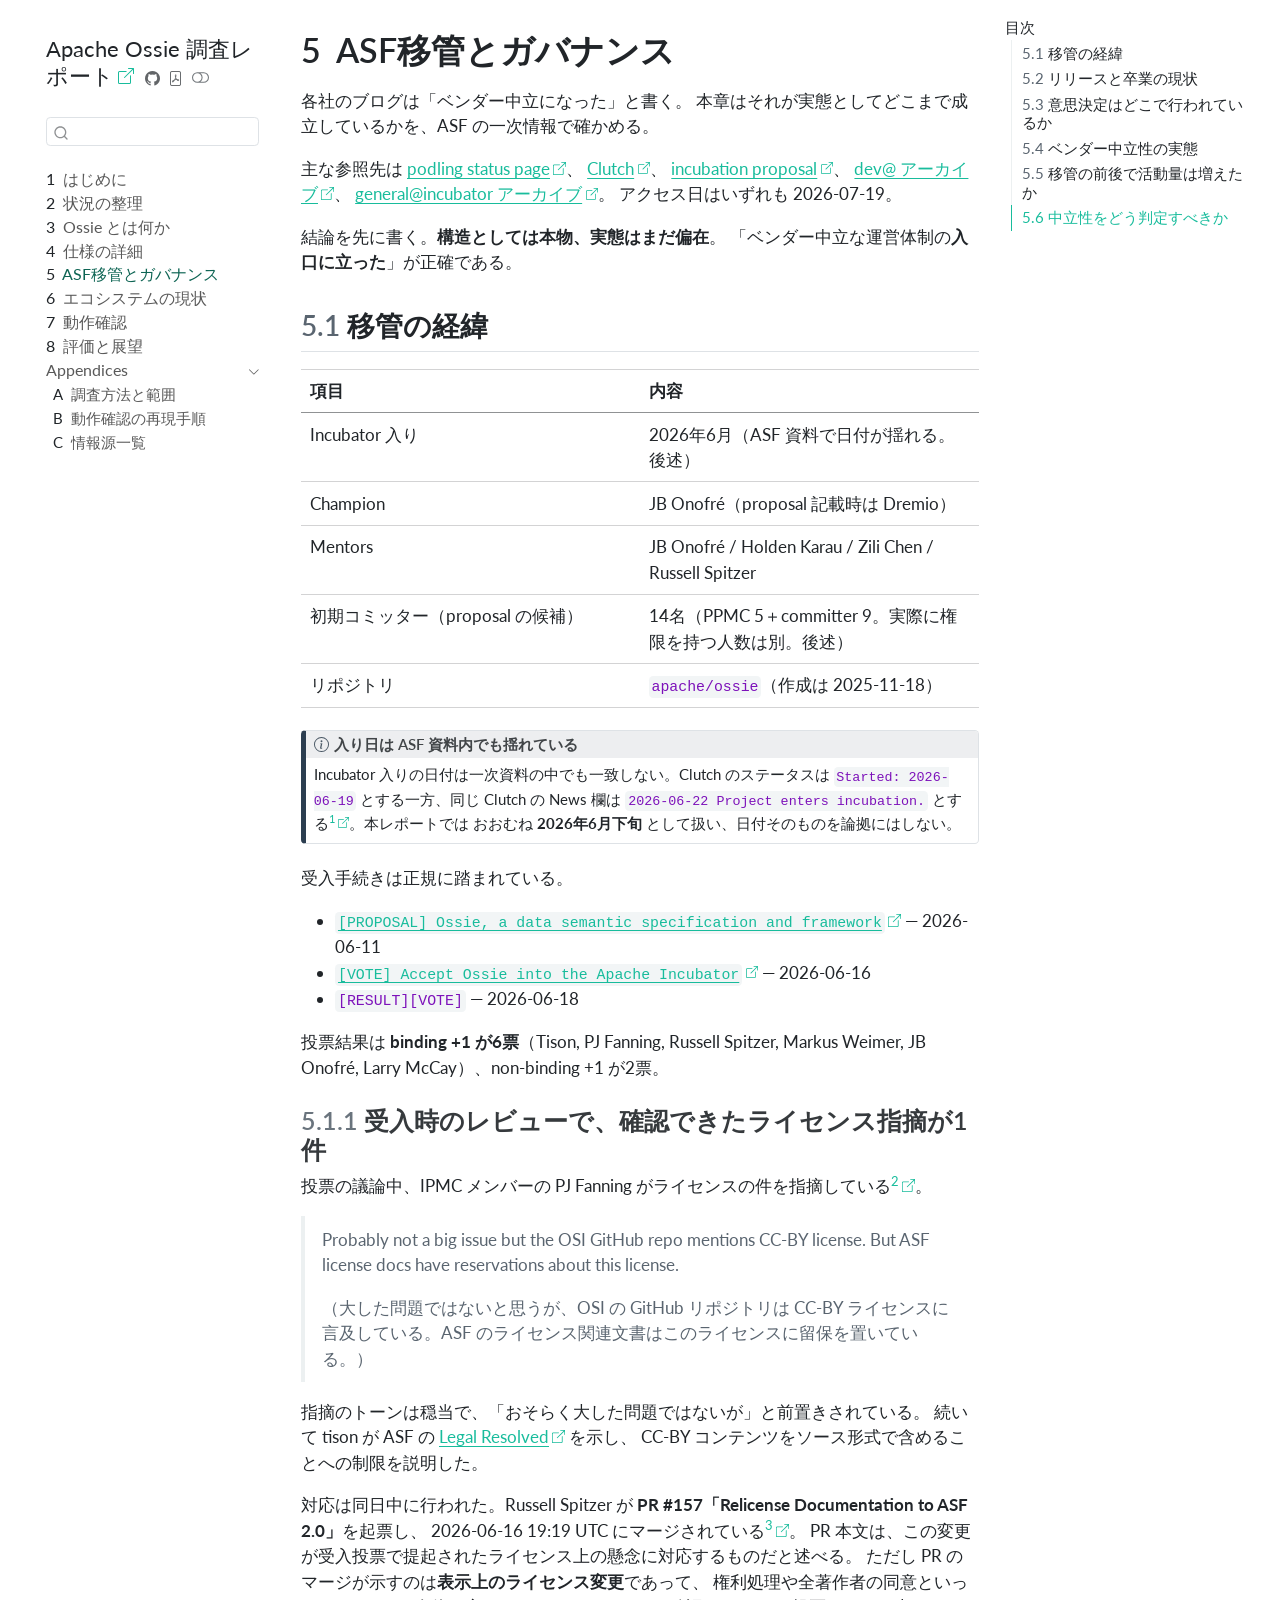
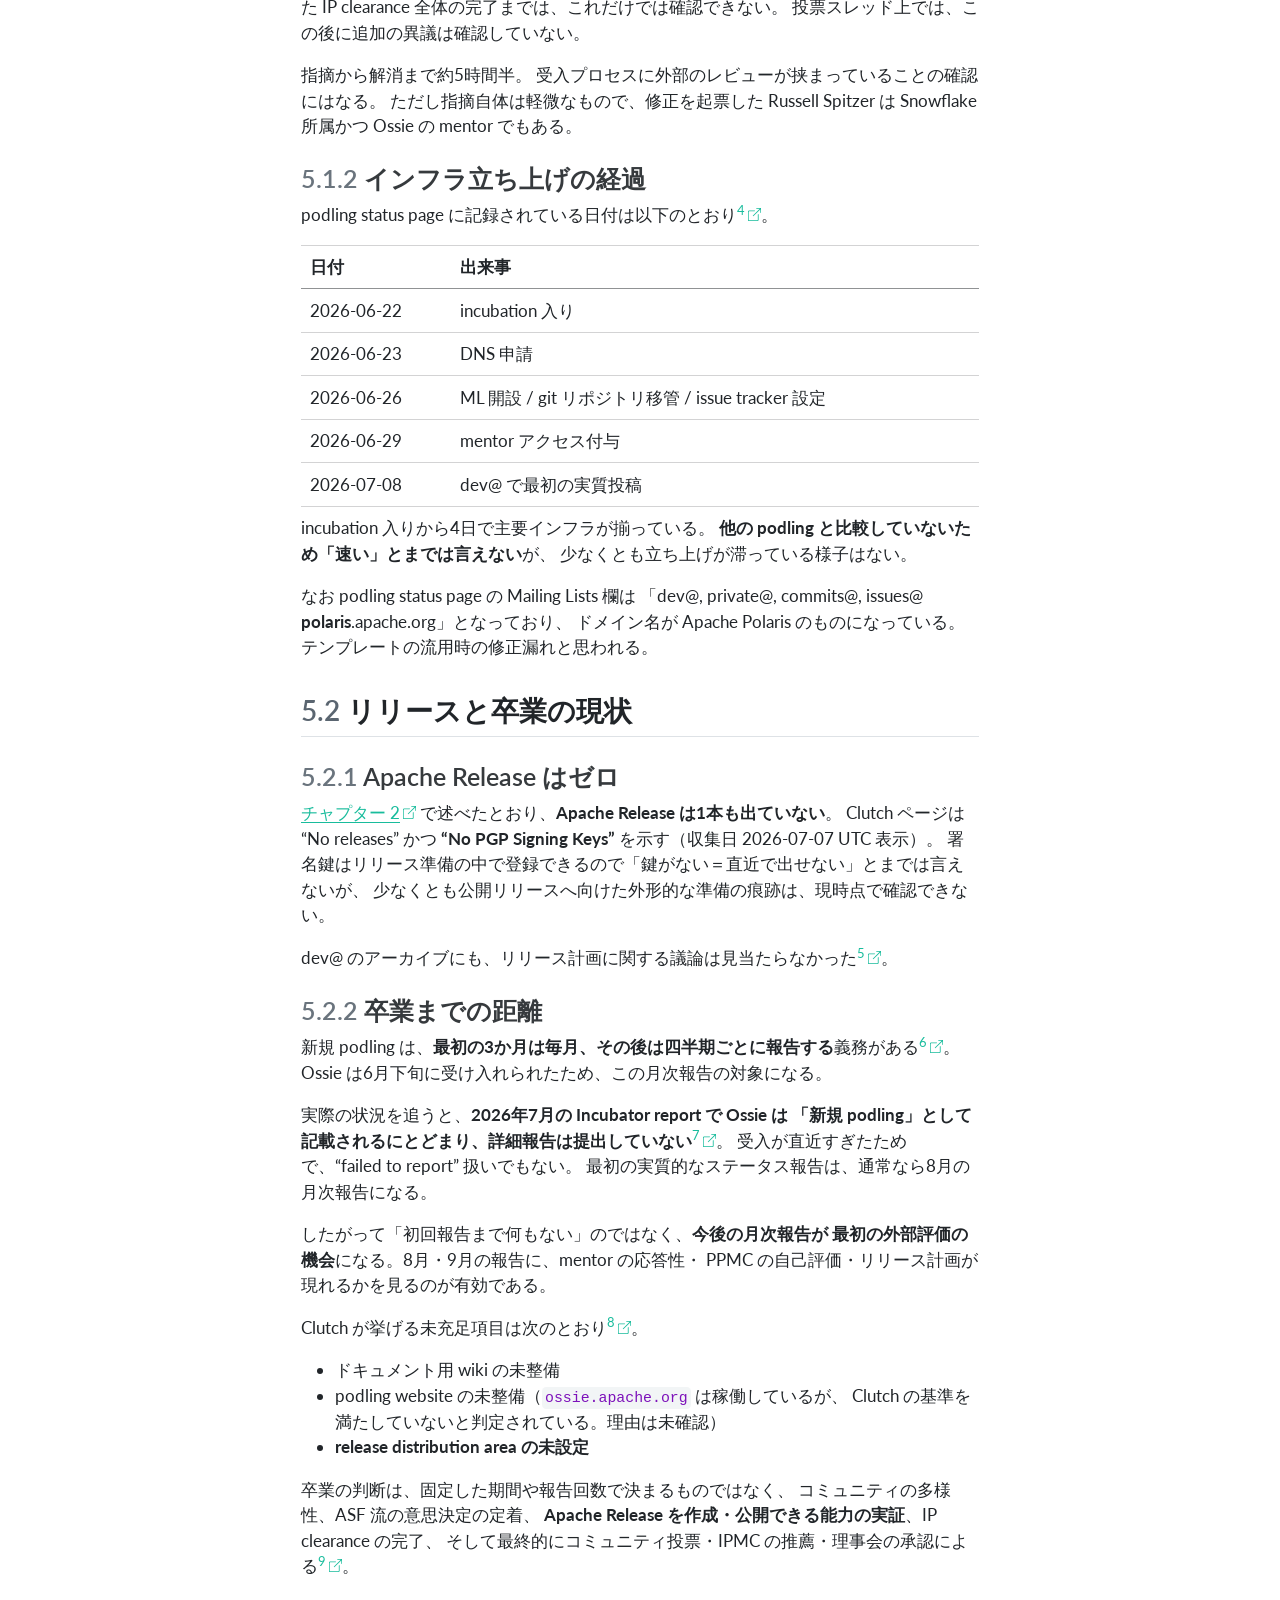
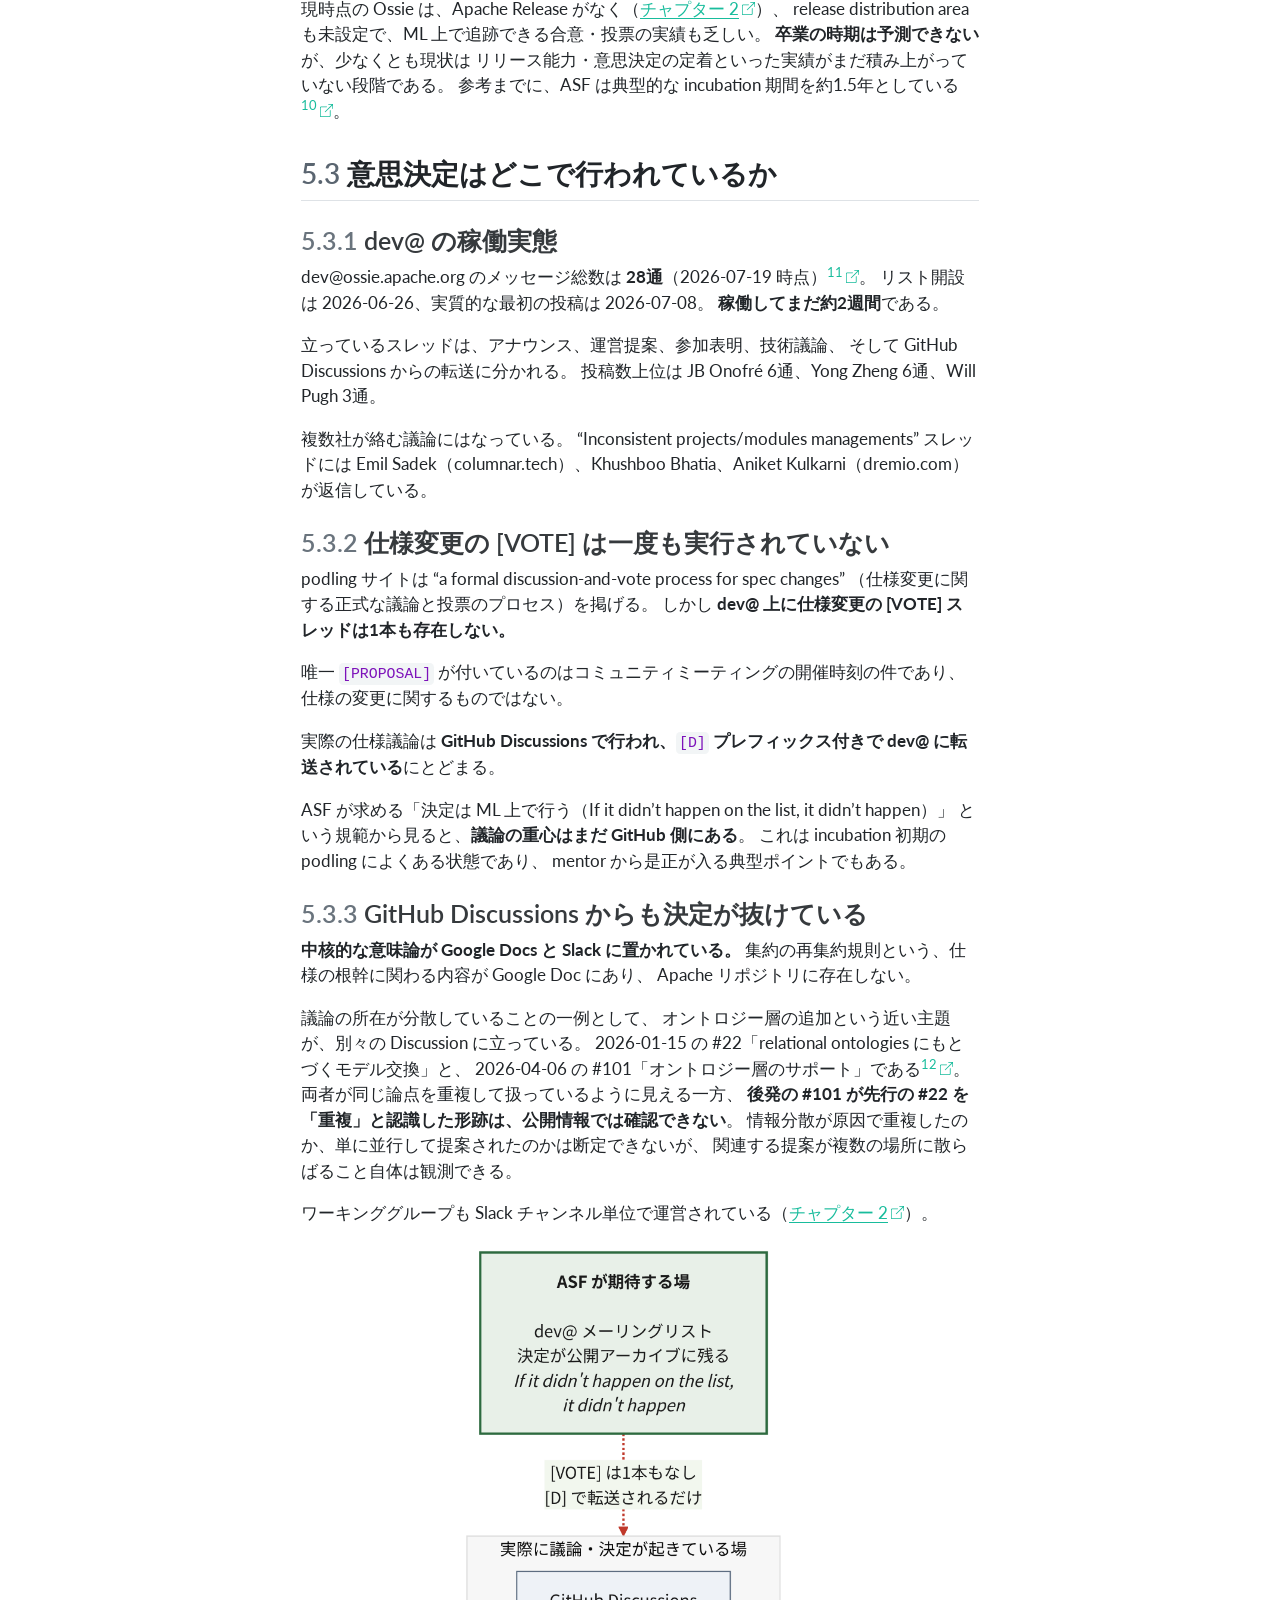
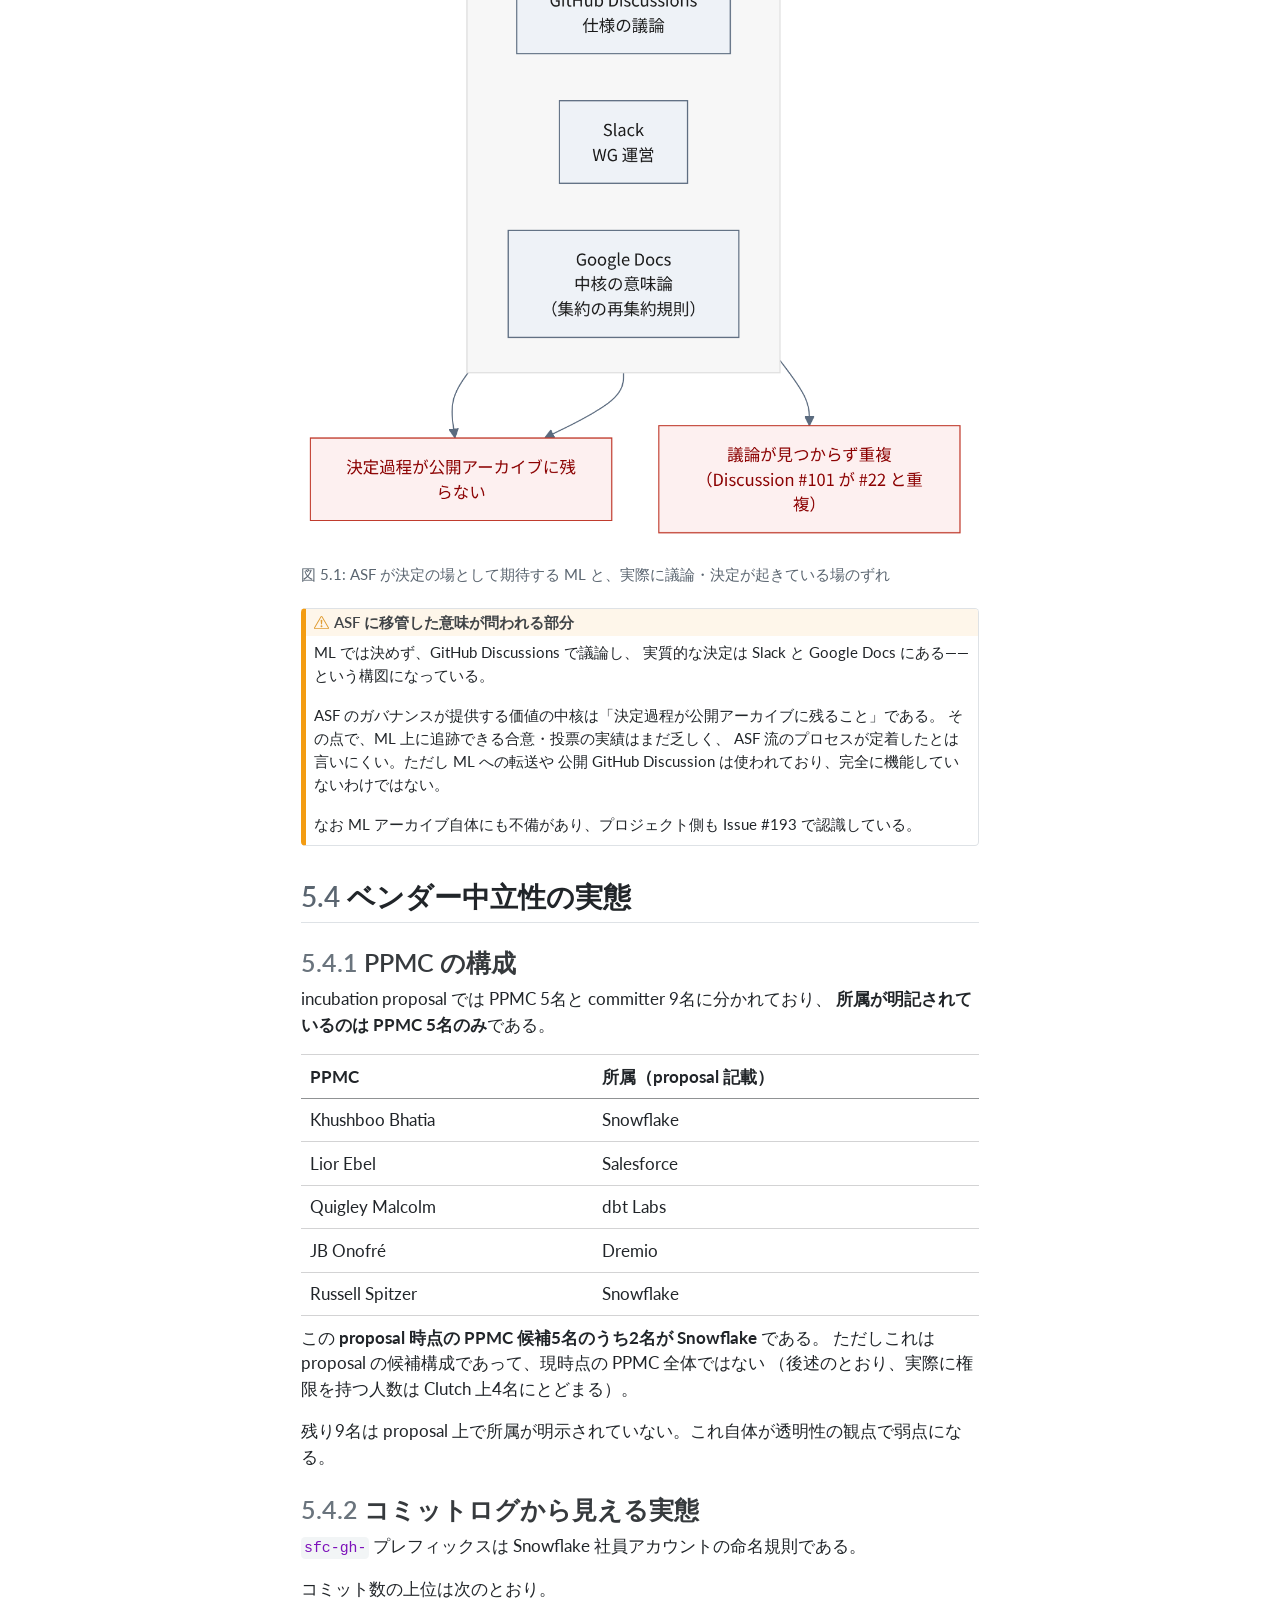
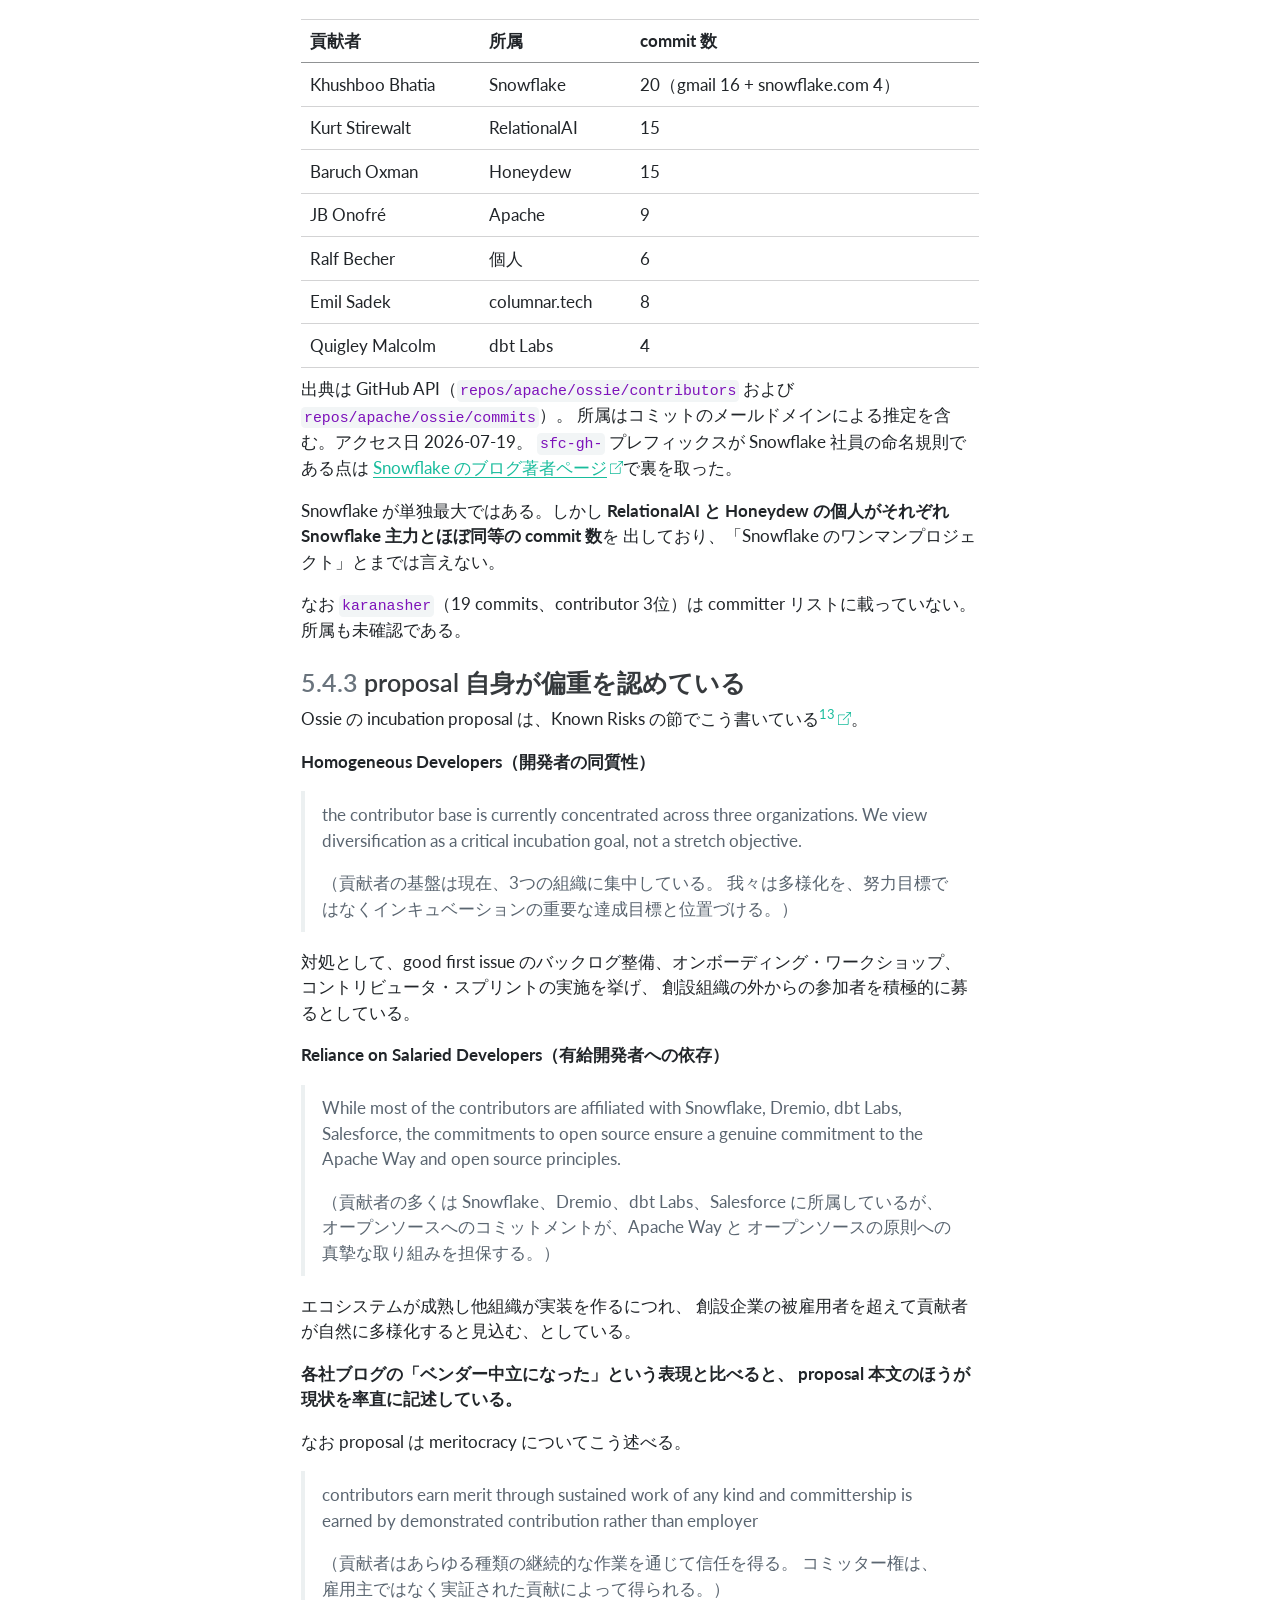
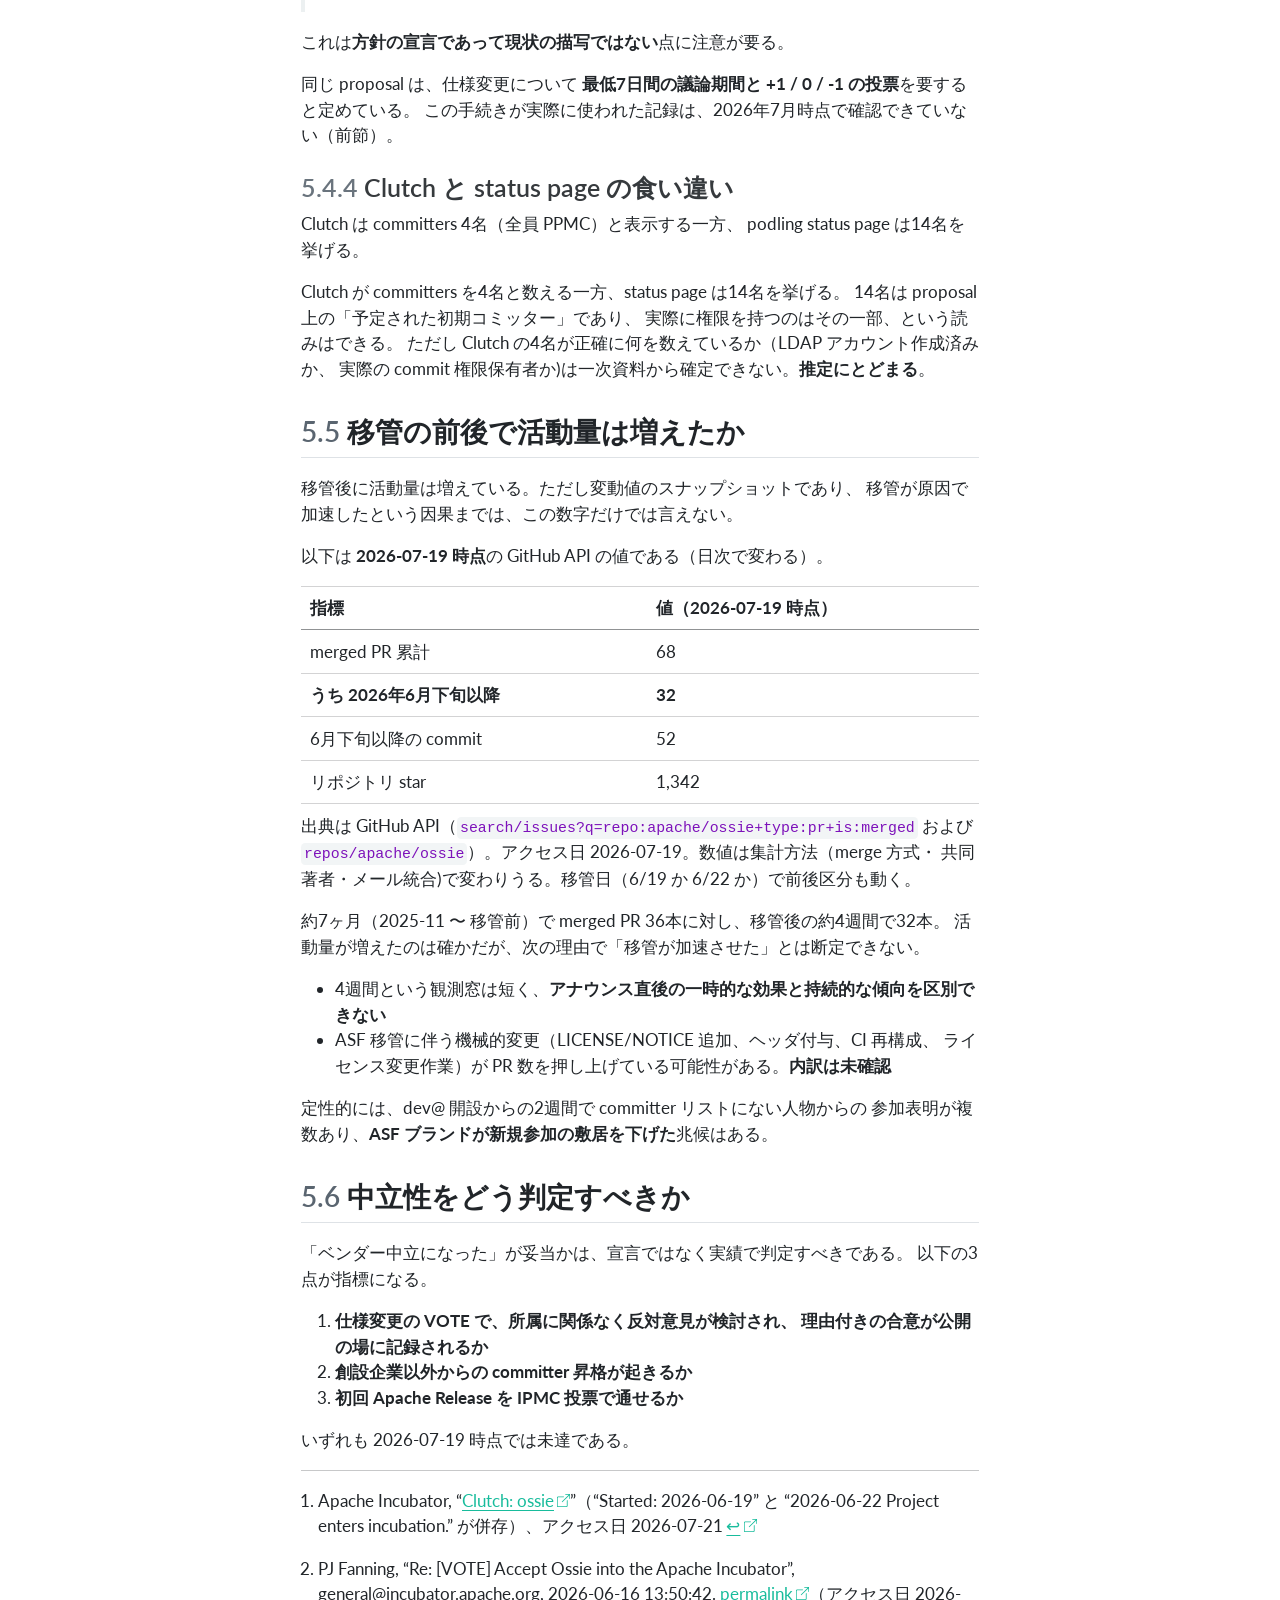
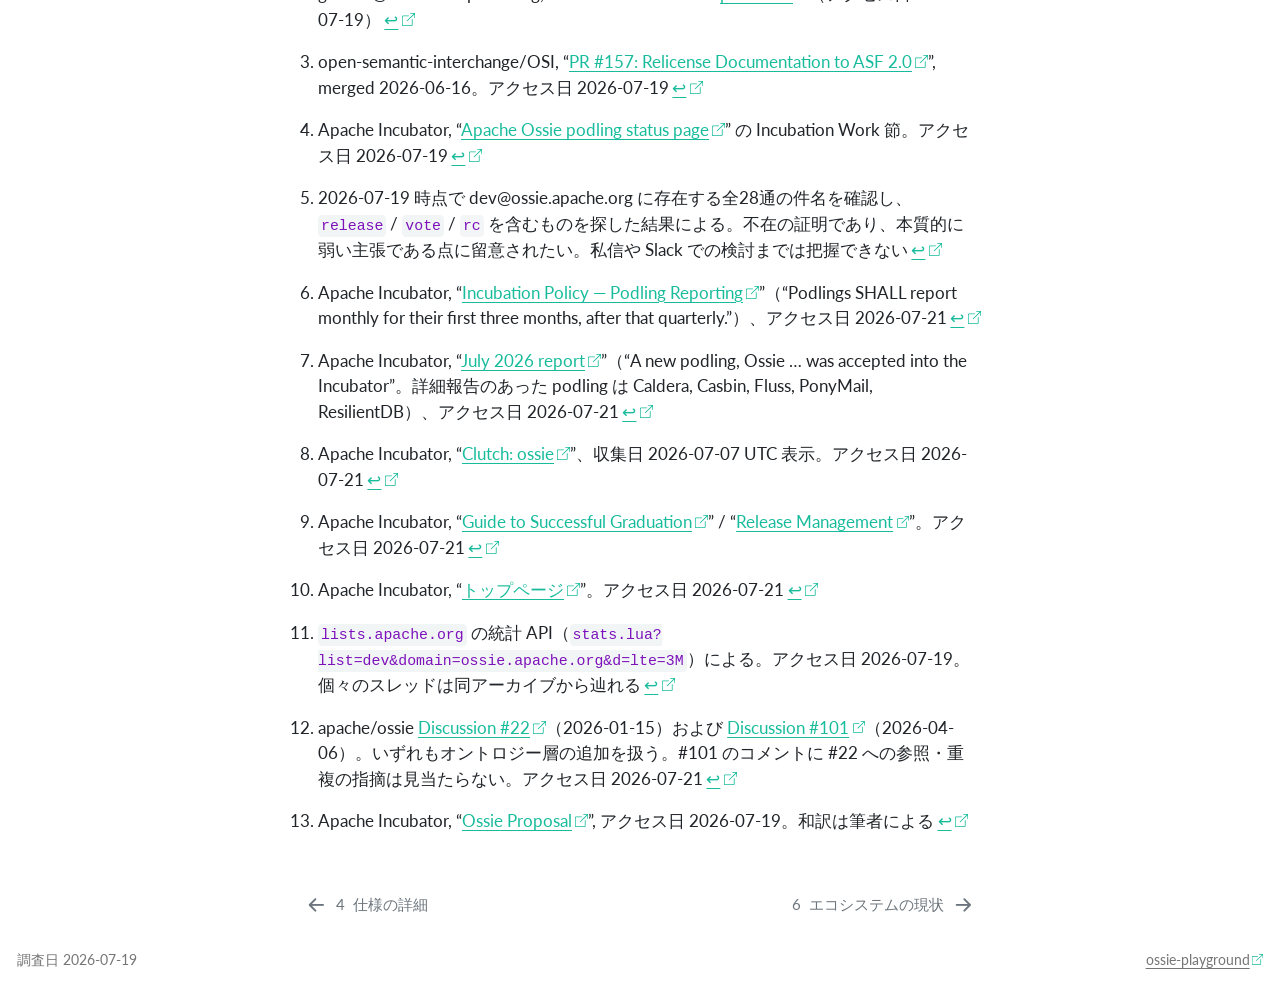
<file: chapters/04-governance.html>
<!DOCTYPE html>
<html xmlns="http://www.w3.org/1999/xhtml" lang="ja" xml:lang="ja"><head>

<meta charset="utf-8">
<meta name="generator" content="quarto-1.10.18">

<meta name="viewport" content="width=device-width, initial-scale=1.0, user-scalable=yes">

<meta name="description" content="Apache Ossie（旧 Open Semantic Interchange）を一次情報と動作確認で調べた記録">

<title>5&nbsp; ASF移管とガバナンス – Apache Ossie 調査レポート</title>
<style>
/* Default styles provided by pandoc.
** See https://pandoc.org/MANUAL.html#variables-for-html for config info.
*/
span.smallcaps{font-variant: small-caps;}
div.columns{display: flex; gap: 1.5em;}
div.column{flex: auto;}
@media screen {
div.columns{gap: min(4vw, 1.5em);}
div.column{overflow-x: auto;}
}
div.hanging-indent{margin-left: 1.5em; text-indent: -1.5em;}
ul.task-list{list-style: none;}
ul.task-list li input[type="checkbox"] {
  width: 0.8em;
  margin: 0 0.8em 0.2em -1em; /* quarto-specific, see https://github.com/quarto-dev/quarto-cli/issues/4556 */ 
  vertical-align: middle;
}
</style>


<script src="../site_libs/quarto-nav/quarto-nav.js"></script>
<script src="../site_libs/quarto-nav/headroom.min.js"></script>
<script src="../site_libs/clipboard/clipboard.min.js"></script>
<script src="../site_libs/quarto-search/autocomplete.umd.js"></script>
<script src="../site_libs/quarto-search/fuse.min.js"></script>
<script src="../site_libs/quarto-search/quarto-search.js"></script>
<meta name="quarto:offset" content="../">
<link href="../chapters/05-ecosystem.html" rel="next">
<link href="../chapters/03-specification.html" rel="prev">
<script src="../site_libs/quarto-html/quarto.js" type="module"></script>
<script src="../site_libs/quarto-html/tabsets/tabsets.js" type="module"></script>
<script src="../site_libs/quarto-html/popper.min.js"></script>
<script src="../site_libs/quarto-html/tippy.umd.min.js"></script>
<script src="../site_libs/quarto-html/anchor.min.js"></script>
<link href="../site_libs/quarto-html/tippy.css" rel="stylesheet">
<link href="../site_libs/quarto-html/quarto-syntax-highlighting-64a204ab8560d761af7679ceaba22944.css" rel="stylesheet" class="quarto-color-scheme" id="quarto-text-highlighting-styles">
<link href="../site_libs/quarto-html/quarto-syntax-highlighting-dark-b85bc7c33db8c58e0ec93c3465666fed.css" rel="stylesheet" class="quarto-color-scheme quarto-color-alternate" id="quarto-text-highlighting-styles">
<link href="../site_libs/quarto-html/quarto-syntax-highlighting-64a204ab8560d761af7679ceaba22944.css" rel="stylesheet" class="quarto-color-scheme-extra" id="quarto-text-highlighting-styles">
<script src="../site_libs/bootstrap/bootstrap.min.js"></script>
<link href="../site_libs/bootstrap/bootstrap-icons.css" rel="stylesheet">
<link href="../site_libs/bootstrap/bootstrap-412f3d6cc93192f4c443a4276dde7190.min.css" rel="stylesheet" append-hash="true" class="quarto-color-scheme" id="quarto-bootstrap" data-mode="light">
<link href="../site_libs/bootstrap/bootstrap-dark-27332f4fd0b2a56405d42df7c190b189.min.css" rel="stylesheet" append-hash="true" class="quarto-color-scheme quarto-color-alternate" id="quarto-bootstrap" data-mode="dark">
<link href="../site_libs/bootstrap/bootstrap-412f3d6cc93192f4c443a4276dde7190.min.css" rel="stylesheet" append-hash="true" class="quarto-color-scheme-extra" id="quarto-bootstrap" data-mode="light">
<script id="quarto-search-options" type="application/json">{
  "location": "sidebar",
  "copy-button": false,
  "collapse-after": 3,
  "panel-placement": "start",
  "type": "textbox",
  "limit": 50,
  "keyboard-shortcut": [
    "f",
    "/",
    "s"
  ],
  "show-item-context": false,
  "language": {
    "search-no-results-text": "一致なし",
    "search-matching-documents-text": "一致した文書",
    "search-copy-link-title": "検索へのリンクをコピー",
    "search-hide-matches-text": "追加の検索結果を非表示",
    "search-more-match-text": "追加の検索結果",
    "search-more-matches-text": "追加の検索結果",
    "search-clear-button-title": "消去",
    "search-text-placeholder": "",
    "search-detached-cancel-button-title": "取消",
    "search-submit-button-title": "検索",
    "search-label": "サーチ"
  }
}</script>


</head>

<body class="nav-sidebar floating quarto-light"><script id="quarto-html-before-body" type="application/javascript">
    const toggleBodyColorMode = (bsSheetEl) => {
      const mode = bsSheetEl.getAttribute("data-mode");
      const bodyEl = window.document.querySelector("body");
      if (mode === "dark") {
        bodyEl.classList.add("quarto-dark");
        bodyEl.classList.remove("quarto-light");
      } else {
        bodyEl.classList.add("quarto-light");
        bodyEl.classList.remove("quarto-dark");
      }
    }
    const toggleBodyColorPrimary = () => {
      const bsSheetEl = window.document.querySelector("link#quarto-bootstrap:not([rel=disabled-stylesheet])");
      if (bsSheetEl) {
        toggleBodyColorMode(bsSheetEl);
      }
    }
    const setColorSchemeToggle = (alternate) => {
      const toggles = window.document.querySelectorAll('.quarto-color-scheme-toggle');
      for (let i=0; i < toggles.length; i++) {
        const toggle = toggles[i];
        if (toggle) {
          if (alternate) {
            toggle.classList.add("alternate");
          } else {
            toggle.classList.remove("alternate");
          }
        }
      }
    };
    const toggleColorMode = (alternate) => {
      // Switch the stylesheets
      const primaryStylesheets = window.document.querySelectorAll('link.quarto-color-scheme:not(.quarto-color-alternate)');
      const alternateStylesheets = window.document.querySelectorAll('link.quarto-color-scheme.quarto-color-alternate');
      manageTransitions('#quarto-margin-sidebar .nav-link', false);
      if (alternate) {
        // note: dark is layered on light, we don't disable primary!
        enableStylesheet(alternateStylesheets);
        for (const sheetNode of alternateStylesheets) {
          if (sheetNode.id === "quarto-bootstrap") {
            toggleBodyColorMode(sheetNode);
          }
        }
      } else {
        disableStylesheet(alternateStylesheets);
        enableStylesheet(primaryStylesheets)
        toggleBodyColorPrimary();
      }
      manageTransitions('#quarto-margin-sidebar .nav-link', true);
      // Switch the toggles
      setColorSchemeToggle(alternate)
      // Hack to workaround the fact that safari doesn't
      // properly recolor the scrollbar when toggling (#1455)
      if (navigator.userAgent.indexOf('Safari') > 0 && navigator.userAgent.indexOf('Chrome') == -1) {
        manageTransitions("body", false);
        window.scrollTo(0, 1);
        setTimeout(() => {
          window.scrollTo(0, 0);
          manageTransitions("body", true);
        }, 40);
      }
    }
    const disableStylesheet = (stylesheets) => {
      for (let i=0; i < stylesheets.length; i++) {
        const stylesheet = stylesheets[i];
        stylesheet.rel = 'disabled-stylesheet';
      }
    }
    const enableStylesheet = (stylesheets) => {
      for (let i=0; i < stylesheets.length; i++) {
        const stylesheet = stylesheets[i];
        if(stylesheet.rel !== 'stylesheet') { // for Chrome, which will still FOUC without this check
          stylesheet.rel = 'stylesheet';
        }
      }
    }
    const manageTransitions = (selector, allowTransitions) => {
      const els = window.document.querySelectorAll(selector);
      for (let i=0; i < els.length; i++) {
        const el = els[i];
        if (allowTransitions) {
          el.classList.remove('notransition');
        } else {
          el.classList.add('notransition');
        }
      }
    }
    const isFileUrl = () => {
      return window.location.protocol === 'file:';
    }
    const hasAlternateSentinel = () => {
      let styleSentinel = getColorSchemeSentinel();
      if (styleSentinel !== null) {
        return styleSentinel === "alternate";
      } else {
        return false;
      }
    }
    const setStyleSentinel = (alternate) => {
      const value = alternate ? "alternate" : "default";
      if (!isFileUrl()) {
        window.localStorage.setItem("quarto-color-scheme", value);
      } else {
        localAlternateSentinel = value;
      }
    }
    const getColorSchemeSentinel = () => {
      if (!isFileUrl()) {
        const storageValue = window.localStorage.getItem("quarto-color-scheme");
        return storageValue != null ? storageValue : localAlternateSentinel;
      } else {
        return localAlternateSentinel;
      }
    }
    const toggleGiscusIfUsed = (isAlternate, darkModeDefault) => {
      const baseTheme = document.querySelector('#giscus-base-theme')?.value ?? 'light';
      const alternateTheme = document.querySelector('#giscus-alt-theme')?.value ?? 'dark';
      let newTheme = '';
      if(authorPrefersDark) {
        newTheme = isAlternate ? baseTheme : alternateTheme;
      } else {
        newTheme = isAlternate ? alternateTheme : baseTheme;
      }
      const changeGiscusTheme = () => {
        // From: https://github.com/giscus/giscus/issues/336
        const sendMessage = (message) => {
          const iframe = document.querySelector('iframe.giscus-frame');
          if (!iframe) return;
          iframe.contentWindow.postMessage({ giscus: message }, 'https://giscus.app');
        }
        sendMessage({
          setConfig: {
            theme: newTheme
          }
        });
      }
      const isGiscussLoaded = window.document.querySelector('iframe.giscus-frame') !== null;
      if (isGiscussLoaded) {
        changeGiscusTheme();
      }
    };
    const authorPrefersDark = false;
    const darkModeDefault = authorPrefersDark;
      document.querySelector('link#quarto-text-highlighting-styles.quarto-color-scheme-extra').rel = 'disabled-stylesheet';
      document.querySelector('link#quarto-bootstrap.quarto-color-scheme-extra').rel = 'disabled-stylesheet';
    let localAlternateSentinel = darkModeDefault ? 'alternate' : 'default';
    // Dark / light mode switch
    window.quartoToggleColorScheme = () => {
      // Read the current dark / light value
      let toAlternate = !hasAlternateSentinel();
      toggleColorMode(toAlternate);
      setStyleSentinel(toAlternate);
      toggleGiscusIfUsed(toAlternate, darkModeDefault);
      window.dispatchEvent(new Event('resize'));
    };
    // Switch to dark mode if need be
    if (hasAlternateSentinel()) {
      toggleColorMode(true);
    } else {
      toggleColorMode(false);
    }
  </script>

<div id="quarto-search-results"></div>
  <header id="quarto-header" class="headroom fixed-top">
  <nav class="quarto-secondary-nav">
    <div class="container-fluid d-flex">
      <button type="button" class="quarto-btn-toggle btn" data-bs-toggle="collapse" role="button" data-bs-target=".quarto-sidebar-collapse-item" aria-controls="quarto-sidebar" aria-expanded="false" aria-label="サイドバーを切り替える" onclick="if (window.quartoToggleHeadroom) { window.quartoToggleHeadroom(); }">
        <i class="bi bi-layout-text-sidebar-reverse"></i>
      </button>
        <nav class="quarto-page-breadcrumbs" aria-label="breadcrumb"><ol class="breadcrumb"><li class="breadcrumb-item"><a href="../chapters/04-governance.html"><span class="chapter-number">5</span>&nbsp; <span class="chapter-title">ASF移管とガバナンス</span></a></li></ol></nav>
        <a class="flex-grow-1" role="navigation" data-bs-toggle="collapse" data-bs-target=".quarto-sidebar-collapse-item" aria-controls="quarto-sidebar" aria-expanded="false" aria-label="サイドバーを切り替える" onclick="if (window.quartoToggleHeadroom) { window.quartoToggleHeadroom(); }">      
        </a>
      <button type="button" class="btn quarto-search-button" aria-label="サーチ" onclick="window.quartoOpenSearch();">
        <i class="bi bi-search"></i>
      </button>
    </div>
  </nav>
</header>
<!-- content -->
<div id="quarto-content" class="quarto-container page-columns page-rows-contents page-layout-article">
<!-- sidebar -->
  <nav id="quarto-sidebar" class="sidebar collapse collapse-horizontal quarto-sidebar-collapse-item sidebar-navigation floating overflow-auto">
    <div class="pt-lg-2 mt-2 text-left sidebar-header">
    <div class="sidebar-title mb-0 py-0">
      <a href="../">Apache Ossie 調査レポート</a> 
        <div class="sidebar-tools-main tools-wide">
    <a href="https://github.com/dobachi/ossie-playground" title="Source Code" class="quarto-navigation-tool px-1" aria-label="Source Code"><i class="bi bi-github"></i></a>
    <a href="../apache-ossie-report-2026-07-21.pdf" title="Download PDF" class="quarto-navigation-tool px-1" aria-label="Download PDF"><i class="bi bi-file-pdf"></i></a>
  <a href="" class="quarto-color-scheme-toggle quarto-navigation-tool  px-1" onclick="window.quartoToggleColorScheme(); return false;" title="ダークモードの切り替え"><i class="bi"></i></a>
</div>
    </div>
      </div>
        <div class="mt-2 flex-shrink-0 align-items-center">
        <div class="sidebar-search">
        <div id="quarto-search" class="" title="サーチ"></div>
        </div>
        </div>
    <div class="sidebar-menu-container"> 
    <ul class="list-unstyled mt-1">
        <li class="sidebar-item">
  <div class="sidebar-item-container"> 
  <a href="../index.html" class="sidebar-item-text sidebar-link">
 <span class="menu-text"><span class="chapter-number">1</span>&nbsp; <span class="chapter-title">はじめに</span></span></a>
  </div>
</li>
        <li class="sidebar-item">
  <div class="sidebar-item-container"> 
  <a href="../chapters/01-situation.html" class="sidebar-item-text sidebar-link">
 <span class="menu-text"><span class="chapter-number">2</span>&nbsp; <span class="chapter-title">状況の整理</span></span></a>
  </div>
</li>
        <li class="sidebar-item">
  <div class="sidebar-item-container"> 
  <a href="../chapters/02-what-is-ossie.html" class="sidebar-item-text sidebar-link">
 <span class="menu-text"><span class="chapter-number">3</span>&nbsp; <span class="chapter-title">Ossie とは何か</span></span></a>
  </div>
</li>
        <li class="sidebar-item">
  <div class="sidebar-item-container"> 
  <a href="../chapters/03-specification.html" class="sidebar-item-text sidebar-link">
 <span class="menu-text"><span class="chapter-number">4</span>&nbsp; <span class="chapter-title">仕様の詳細</span></span></a>
  </div>
</li>
        <li class="sidebar-item">
  <div class="sidebar-item-container"> 
  <a href="../chapters/04-governance.html" class="sidebar-item-text sidebar-link active">
 <span class="menu-text"><span class="chapter-number">5</span>&nbsp; <span class="chapter-title">ASF移管とガバナンス</span></span></a>
  </div>
</li>
        <li class="sidebar-item">
  <div class="sidebar-item-container"> 
  <a href="../chapters/05-ecosystem.html" class="sidebar-item-text sidebar-link">
 <span class="menu-text"><span class="chapter-number">6</span>&nbsp; <span class="chapter-title">エコシステムの現状</span></span></a>
  </div>
</li>
        <li class="sidebar-item">
  <div class="sidebar-item-container"> 
  <a href="../chapters/06-verification.html" class="sidebar-item-text sidebar-link">
 <span class="menu-text"><span class="chapter-number">7</span>&nbsp; <span class="chapter-title">動作確認</span></span></a>
  </div>
</li>
        <li class="sidebar-item">
  <div class="sidebar-item-container"> 
  <a href="../chapters/07-assessment.html" class="sidebar-item-text sidebar-link">
 <span class="menu-text"><span class="chapter-number">8</span>&nbsp; <span class="chapter-title">評価と展望</span></span></a>
  </div>
</li>
        <li class="sidebar-item sidebar-item-section">
      <div class="sidebar-item-container"> 
            <a class="sidebar-item-text sidebar-link text-start" data-bs-toggle="collapse" data-bs-target="#quarto-sidebar-section-1" role="navigation" aria-expanded="true">
 <span class="menu-text">Appendices</span></a>
          <a class="sidebar-item-toggle text-start" data-bs-toggle="collapse" data-bs-target="#quarto-sidebar-section-1" role="navigation" aria-expanded="true" aria-label="セクションを切り替え">
            <i class="bi bi-chevron-right ms-2"></i>
          </a> 
      </div>
      <ul id="quarto-sidebar-section-1" class="collapse list-unstyled sidebar-section depth1 show">  
          <li class="sidebar-item">
  <div class="sidebar-item-container"> 
  <a href="../appendix/method.html" class="sidebar-item-text sidebar-link">
 <span class="menu-text"><span class="chapter-number">A</span>&nbsp; <span class="chapter-title">調査方法と範囲</span></span></a>
  </div>
</li>
          <li class="sidebar-item">
  <div class="sidebar-item-container"> 
  <a href="../appendix/reproduce.html" class="sidebar-item-text sidebar-link">
 <span class="menu-text"><span class="chapter-number">B</span>&nbsp; <span class="chapter-title">動作確認の再現手順</span></span></a>
  </div>
</li>
          <li class="sidebar-item">
  <div class="sidebar-item-container"> 
  <a href="../appendix/resources.html" class="sidebar-item-text sidebar-link">
 <span class="menu-text"><span class="chapter-number">C</span>&nbsp; <span class="chapter-title">情報源一覧</span></span></a>
  </div>
</li>
      </ul>
  </li>
    </ul>
    </div>
</nav>
<div id="quarto-sidebar-glass" class="quarto-sidebar-collapse-item" data-bs-toggle="collapse" data-bs-target=".quarto-sidebar-collapse-item"></div>
<!-- margin-sidebar -->
    <div id="quarto-margin-sidebar" class="sidebar margin-sidebar">
        <nav id="TOC" role="doc-toc" class="toc-active">
    <h2 id="toc-title">目次</h2>
   
  <ul>
  <li><a href="#移管の経緯" id="toc-移管の経緯" class="nav-link active" data-scroll-target="#移管の経緯"><span class="header-section-number">5.1</span> 移管の経緯</a>
  <ul class="collapse">
  <li><a href="#受入時のレビューで確認できたライセンス指摘が1件" id="toc-受入時のレビューで確認できたライセンス指摘が1件" class="nav-link" data-scroll-target="#受入時のレビューで確認できたライセンス指摘が1件"><span class="header-section-number">5.1.1</span> 受入時のレビューで、確認できたライセンス指摘が1件</a></li>
  <li><a href="#インフラ立ち上げの経過" id="toc-インフラ立ち上げの経過" class="nav-link" data-scroll-target="#インフラ立ち上げの経過"><span class="header-section-number">5.1.2</span> インフラ立ち上げの経過</a></li>
  </ul></li>
  <li><a href="#リリースと卒業の現状" id="toc-リリースと卒業の現状" class="nav-link" data-scroll-target="#リリースと卒業の現状"><span class="header-section-number">5.2</span> リリースと卒業の現状</a>
  <ul class="collapse">
  <li><a href="#apache-release-はゼロ" id="toc-apache-release-はゼロ" class="nav-link" data-scroll-target="#apache-release-はゼロ"><span class="header-section-number">5.2.1</span> Apache Release はゼロ</a></li>
  <li><a href="#卒業までの距離" id="toc-卒業までの距離" class="nav-link" data-scroll-target="#卒業までの距離"><span class="header-section-number">5.2.2</span> 卒業までの距離</a></li>
  </ul></li>
  <li><a href="#sec-governance-decisions" id="toc-sec-governance-decisions" class="nav-link" data-scroll-target="#sec-governance-decisions"><span class="header-section-number">5.3</span> 意思決定はどこで行われているか</a>
  <ul class="collapse">
  <li><a href="#dev-の稼働実態" id="toc-dev-の稼働実態" class="nav-link" data-scroll-target="#dev-の稼働実態"><span class="header-section-number">5.3.1</span> dev@ の稼働実態</a></li>
  <li><a href="#仕様変更の-vote-は一度も実行されていない" id="toc-仕様変更の-vote-は一度も実行されていない" class="nav-link" data-scroll-target="#仕様変更の-vote-は一度も実行されていない"><span class="header-section-number">5.3.2</span> 仕様変更の [VOTE] は一度も実行されていない</a></li>
  <li><a href="#github-discussions-からも決定が抜けている" id="toc-github-discussions-からも決定が抜けている" class="nav-link" data-scroll-target="#github-discussions-からも決定が抜けている"><span class="header-section-number">5.3.3</span> GitHub Discussions からも決定が抜けている</a></li>
  </ul></li>
  <li><a href="#ベンダー中立性の実態" id="toc-ベンダー中立性の実態" class="nav-link" data-scroll-target="#ベンダー中立性の実態"><span class="header-section-number">5.4</span> ベンダー中立性の実態</a>
  <ul class="collapse">
  <li><a href="#ppmc-の構成" id="toc-ppmc-の構成" class="nav-link" data-scroll-target="#ppmc-の構成"><span class="header-section-number">5.4.1</span> PPMC の構成</a></li>
  <li><a href="#コミットログから見える実態" id="toc-コミットログから見える実態" class="nav-link" data-scroll-target="#コミットログから見える実態"><span class="header-section-number">5.4.2</span> コミットログから見える実態</a></li>
  <li><a href="#proposal-自身が偏重を認めている" id="toc-proposal-自身が偏重を認めている" class="nav-link" data-scroll-target="#proposal-自身が偏重を認めている"><span class="header-section-number">5.4.3</span> proposal 自身が偏重を認めている</a></li>
  <li><a href="#clutch-と-status-page-の食い違い" id="toc-clutch-と-status-page-の食い違い" class="nav-link" data-scroll-target="#clutch-と-status-page-の食い違い"><span class="header-section-number">5.4.4</span> Clutch と status page の食い違い</a></li>
  </ul></li>
  <li><a href="#移管の前後で活動量は増えたか" id="toc-移管の前後で活動量は増えたか" class="nav-link" data-scroll-target="#移管の前後で活動量は増えたか"><span class="header-section-number">5.5</span> 移管の前後で活動量は増えたか</a></li>
  <li><a href="#中立性をどう判定すべきか" id="toc-中立性をどう判定すべきか" class="nav-link" data-scroll-target="#中立性をどう判定すべきか"><span class="header-section-number">5.6</span> 中立性をどう判定すべきか</a></li>
  </ul>
</nav>
    </div>
<!-- main -->
<main class="content" id="quarto-document-content">


<header id="title-block-header" class="quarto-title-block default">
<div class="quarto-title">
<h1 class="title"><span id="sec-governance" class="quarto-section-identifier"><span class="chapter-number">5</span>&nbsp; <span class="chapter-title">ASF移管とガバナンス</span></span></h1>
</div>



<div class="quarto-title-meta">

    
  
    
  </div>
  


</header>


<p>各社のブログは「ベンダー中立になった」と書く。 本章はそれが実態としてどこまで成立しているかを、ASF の一次情報で確かめる。</p>
<p>主な参照先は <a href="https://incubator.apache.org/projects/ossie.html">podling status page</a>、 <a href="https://incubator.apache.org/clutch/ossie.html">Clutch</a>、 <a href="https://cwiki.apache.org/confluence/display/INCUBATOR/OssieProposal">incubation proposal</a>、 <a href="https://lists.apache.org/list.html?dev@ossie.apache.org">dev@ アーカイブ</a>、 <a href="https://lists.apache.org/list.html?general@incubator.apache.org">general@incubator アーカイブ</a>。 アクセス日はいずれも 2026-07-19。</p>
<p>結論を先に書く。<strong>構造としては本物、実態はまだ偏在</strong>。 「ベンダー中立な運営体制の<strong>入口に立った</strong>」が正確である。</p>
<section id="移管の経緯" class="level2" data-number="5.1">
<h2 data-number="5.1" class="anchored" data-anchor-id="移管の経緯"><span class="header-section-number">5.1</span> 移管の経緯</h2>
<table class="caption-top table">
<colgroup>
<col style="width: 50%">
<col style="width: 50%">
</colgroup>
<thead>
<tr class="header">
<th>項目</th>
<th>内容</th>
</tr>
</thead>
<tbody>
<tr class="odd">
<td>Incubator 入り</td>
<td>2026年6月（ASF 資料で日付が揺れる。後述）</td>
</tr>
<tr class="even">
<td>Champion</td>
<td>JB Onofré（proposal 記載時は Dremio）</td>
</tr>
<tr class="odd">
<td>Mentors</td>
<td>JB Onofré / Holden Karau / Zili Chen / Russell Spitzer</td>
</tr>
<tr class="even">
<td>初期コミッター（proposal の候補）</td>
<td>14名（PPMC 5＋committer 9。実際に権限を持つ人数は別。後述）</td>
</tr>
<tr class="odd">
<td>リポジトリ</td>
<td><code>apache/ossie</code>（作成は 2025-11-18）</td>
</tr>
</tbody>
</table>
<div class="callout callout-style-default callout-note callout-titled">
<div class="callout-header d-flex align-content-center">
<div class="callout-icon-container">
<i class="callout-icon"></i>
</div>
<div class="callout-title-container flex-fill">
<span class="screen-reader-only">ノート</span>入り日は ASF 資料内でも揺れている
</div>
</div>
<div class="callout-body-container callout-body">
<p>Incubator 入りの日付は一次資料の中でも一致しない。Clutch のステータスは <code>Started: 2026-06-19</code> とする一方、同じ Clutch の News 欄は <code>2026-06-22 Project enters incubation.</code> とする<a href="#fn1" class="footnote-ref" id="fnref1" role="doc-noteref"><sup>1</sup></a>。本レポートでは おおむね <strong>2026年6月下旬</strong> として扱い、日付そのものを論拠にはしない。</p>
</div>
</div>
<p>受入手続きは正規に踏まれている。</p>
<ul>
<li><a href="https://lists.apache.org/thread/3tpx9ynmwonmpm6g76g2vr4zl7cf1hx1"><code>[PROPOSAL] Ossie, a data semantic specification and framework</code></a> — 2026-06-11</li>
<li><a href="https://lists.apache.org/thread/mytp5k22lxnvg8yysnv3ksm54knmxj1w"><code>[VOTE] Accept Ossie into the Apache Incubator</code></a> — 2026-06-16</li>
<li><code>[RESULT][VOTE]</code> — 2026-06-18</li>
</ul>
<p>投票結果は <strong>binding +1 が6票</strong>（Tison, PJ Fanning, Russell Spitzer, Markus Weimer, JB Onofré, Larry McCay）、non-binding +1 が2票。</p>
<section id="受入時のレビューで確認できたライセンス指摘が1件" class="level3" data-number="5.1.1">
<h3 data-number="5.1.1" class="anchored" data-anchor-id="受入時のレビューで確認できたライセンス指摘が1件"><span class="header-section-number">5.1.1</span> 受入時のレビューで、確認できたライセンス指摘が1件</h3>
<p>投票の議論中、IPMC メンバーの PJ Fanning がライセンスの件を指摘している<a href="#fn2" class="footnote-ref" id="fnref2" role="doc-noteref"><sup>2</sup></a>。</p>
<blockquote class="blockquote">
<p>Probably not a big issue but the OSI GitHub repo mentions CC-BY license. But ASF license docs have reservations about this license.</p>
<p>（大した問題ではないと思うが、OSI の GitHub リポジトリは CC-BY ライセンスに 言及している。ASF のライセンス関連文書はこのライセンスに留保を置いている。）</p>
</blockquote>
<p>指摘のトーンは穏当で、「おそらく大した問題ではないが」と前置きされている。 続いて tison が ASF の <a href="https://www.apache.org/legal/resolved.html">Legal Resolved</a> を示し、 CC-BY コンテンツをソース形式で含めることへの制限を説明した。</p>
<p>対応は同日中に行われた。Russell Spitzer が <strong>PR #157「Relicense Documentation to ASF 2.0」</strong>を起票し、 2026-06-16 19:19 UTC にマージされている<a href="#fn3" class="footnote-ref" id="fnref3" role="doc-noteref"><sup>3</sup></a>。 PR 本文は、この変更が受入投票で提起されたライセンス上の懸念に対応するものだと述べる。 ただし PR のマージが示すのは<strong>表示上のライセンス変更</strong>であって、 権利処理や全著作者の同意といった IP clearance 全体の完了までは、これだけでは確認できない。 投票スレッド上では、この後に追加の異議は確認していない。</p>
<p>指摘から解消まで約5時間半。 受入プロセスに外部のレビューが挟まっていることの確認にはなる。 ただし指摘自体は軽微なもので、修正を起票した Russell Spitzer は Snowflake 所属かつ Ossie の mentor でもある。</p>
</section>
<section id="インフラ立ち上げの経過" class="level3" data-number="5.1.2">
<h3 data-number="5.1.2" class="anchored" data-anchor-id="インフラ立ち上げの経過"><span class="header-section-number">5.1.2</span> インフラ立ち上げの経過</h3>
<p>podling status page に記録されている日付は以下のとおり<a href="#fn4" class="footnote-ref" id="fnref4" role="doc-noteref"><sup>4</sup></a>。</p>
<table class="caption-top table">
<thead>
<tr class="header">
<th>日付</th>
<th>出来事</th>
</tr>
</thead>
<tbody>
<tr class="odd">
<td>2026-06-22</td>
<td>incubation 入り</td>
</tr>
<tr class="even">
<td>2026-06-23</td>
<td>DNS 申請</td>
</tr>
<tr class="odd">
<td>2026-06-26</td>
<td>ML 開設 / git リポジトリ移管 / issue tracker 設定</td>
</tr>
<tr class="even">
<td>2026-06-29</td>
<td>mentor アクセス付与</td>
</tr>
<tr class="odd">
<td>2026-07-08</td>
<td>dev@ で最初の実質投稿</td>
</tr>
</tbody>
</table>
<p>incubation 入りから4日で主要インフラが揃っている。 <strong>他の podling と比較していないため「速い」とまでは言えない</strong>が、 少なくとも立ち上げが滞っている様子はない。</p>
<p>なお podling status page の Mailing Lists 欄は 「dev@, private@, commits@, issues@ <strong>polaris</strong>.apache.org」となっており、 ドメイン名が Apache Polaris のものになっている。 テンプレートの流用時の修正漏れと思われる。</p>
</section>
</section>
<section id="リリースと卒業の現状" class="level2" data-number="5.2">
<h2 data-number="5.2" class="anchored" data-anchor-id="リリースと卒業の現状"><span class="header-section-number">5.2</span> リリースと卒業の現状</h2>
<section id="apache-release-はゼロ" class="level3" data-number="5.2.1">
<h3 data-number="5.2.1" class="anchored" data-anchor-id="apache-release-はゼロ"><span class="header-section-number">5.2.1</span> Apache Release はゼロ</h3>
<p><a href="01-situation.html" class="quarto-xref"><span>チャプター 2</span></a> で述べたとおり、<strong>Apache Release は1本も出ていない</strong>。 Clutch ページは “No releases” かつ <strong>“No PGP Signing Keys”</strong> を示す（収集日 2026-07-07 UTC 表示）。 署名鍵はリリース準備の中で登録できるので「鍵がない＝直近で出せない」とまでは言えないが、 少なくとも公開リリースへ向けた外形的な準備の痕跡は、現時点で確認できない。</p>
<p>dev@ のアーカイブにも、リリース計画に関する議論は見当たらなかった<a href="#fn5" class="footnote-ref" id="fnref5" role="doc-noteref"><sup>5</sup></a>。</p>
</section>
<section id="卒業までの距離" class="level3" data-number="5.2.2">
<h3 data-number="5.2.2" class="anchored" data-anchor-id="卒業までの距離"><span class="header-section-number">5.2.2</span> 卒業までの距離</h3>
<p>新規 podling は、<strong>最初の3か月は毎月、その後は四半期ごとに報告する</strong>義務がある<a href="#fn6" class="footnote-ref" id="fnref6" role="doc-noteref"><sup>6</sup></a>。 Ossie は6月下旬に受け入れられたため、この月次報告の対象になる。</p>
<p>実際の状況を追うと、<strong>2026年7月の Incubator report で Ossie は 「新規 podling」として記載されるにとどまり、詳細報告は提出していない</strong><a href="#fn7" class="footnote-ref" id="fnref7" role="doc-noteref"><sup>7</sup></a>。 受入が直近すぎたためで、“failed to report” 扱いでもない。 最初の実質的なステータス報告は、通常なら8月の月次報告になる。</p>
<p>したがって「初回報告まで何もない」のではなく、<strong>今後の月次報告が 最初の外部評価の機会</strong>になる。8月・9月の報告に、mentor の応答性・ PPMC の自己評価・リリース計画が現れるかを見るのが有効である。</p>
<p>Clutch が挙げる未充足項目は次のとおり<a href="#fn8" class="footnote-ref" id="fnref8" role="doc-noteref"><sup>8</sup></a>。</p>
<ul>
<li>ドキュメント用 wiki の未整備</li>
<li>podling website の未整備（<code>ossie.apache.org</code> は稼働しているが、 Clutch の基準を満たしていないと判定されている。理由は未確認）</li>
<li><strong>release distribution area の未設定</strong></li>
</ul>
<p>卒業の判断は、固定した期間や報告回数で決まるものではなく、 コミュニティの多様性、ASF 流の意思決定の定着、 <strong>Apache Release を作成・公開できる能力の実証</strong>、IP clearance の完了、 そして最終的にコミュニティ投票・IPMC の推薦・理事会の承認による<a href="#fn9" class="footnote-ref" id="fnref9" role="doc-noteref"><sup>9</sup></a>。</p>
<p>現時点の Ossie は、Apache Release がなく（<a href="01-situation.html" class="quarto-xref"><span>チャプター 2</span></a>）、 release distribution area も未設定で、ML 上で追跡できる合意・投票の実績も乏しい。 <strong>卒業の時期は予測できない</strong>が、少なくとも現状は リリース能力・意思決定の定着といった実績がまだ積み上がっていない段階である。 参考までに、ASF は典型的な incubation 期間を約1.5年としている<a href="#fn10" class="footnote-ref" id="fnref10" role="doc-noteref"><sup>10</sup></a>。</p>
</section>
</section>
<section id="sec-governance-decisions" class="level2" data-number="5.3">
<h2 data-number="5.3" class="anchored" data-anchor-id="sec-governance-decisions"><span class="header-section-number">5.3</span> 意思決定はどこで行われているか</h2>
<section id="dev-の稼働実態" class="level3" data-number="5.3.1">
<h3 data-number="5.3.1" class="anchored" data-anchor-id="dev-の稼働実態"><span class="header-section-number">5.3.1</span> dev@ の稼働実態</h3>
<p>dev@ossie.apache.org のメッセージ総数は <strong>28通</strong>（2026-07-19 時点）<a href="#fn11" class="footnote-ref" id="fnref11" role="doc-noteref"><sup>11</sup></a>。 リスト開設は 2026-06-26、実質的な最初の投稿は 2026-07-08。 <strong>稼働してまだ約2週間</strong>である。</p>
<p>立っているスレッドは、アナウンス、運営提案、参加表明、技術議論、 そして GitHub Discussions からの転送に分かれる。 投稿数上位は JB Onofré 6通、Yong Zheng 6通、Will Pugh 3通。</p>
<p>複数社が絡む議論にはなっている。 “Inconsistent projects/modules managements” スレッドには Emil Sadek（columnar.tech）、Khushboo Bhatia、Aniket Kulkarni（dremio.com）が返信している。</p>
</section>
<section id="仕様変更の-vote-は一度も実行されていない" class="level3" data-number="5.3.2">
<h3 data-number="5.3.2" class="anchored" data-anchor-id="仕様変更の-vote-は一度も実行されていない"><span class="header-section-number">5.3.2</span> 仕様変更の [VOTE] は一度も実行されていない</h3>
<p>podling サイトは “a formal discussion-and-vote process for spec changes” （仕様変更に関する正式な議論と投票のプロセス）を掲げる。 しかし <strong>dev@ 上に仕様変更の [VOTE] スレッドは1本も存在しない。</strong></p>
<p>唯一 <code>[PROPOSAL]</code> が付いているのはコミュニティミーティングの開催時刻の件であり、 仕様の変更に関するものではない。</p>
<p>実際の仕様議論は <strong>GitHub Discussions で行われ、<code>[D]</code> プレフィックス付きで dev@ に転送されている</strong>にとどまる。</p>
<p>ASF が求める「決定は ML 上で行う（If it didn’t happen on the list, it didn’t happen）」 という規範から見ると、<strong>議論の重心はまだ GitHub 側にある</strong>。 これは incubation 初期の podling によくある状態であり、 mentor から是正が入る典型ポイントでもある。</p>
</section>
<section id="github-discussions-からも決定が抜けている" class="level3" data-number="5.3.3">
<h3 data-number="5.3.3" class="anchored" data-anchor-id="github-discussions-からも決定が抜けている"><span class="header-section-number">5.3.3</span> GitHub Discussions からも決定が抜けている</h3>
<p><strong>中核的な意味論が Google Docs と Slack に置かれている。</strong> 集約の再集約規則という、仕様の根幹に関わる内容が Google Doc にあり、 Apache リポジトリに存在しない。</p>
<p>議論の所在が分散していることの一例として、 オントロジー層の追加という近い主題が、別々の Discussion に立っている。 2026-01-15 の #22「relational ontologies にもとづくモデル交換」と、 2026-04-06 の #101「オントロジー層のサポート」である<a href="#fn12" class="footnote-ref" id="fnref12" role="doc-noteref"><sup>12</sup></a>。 両者が同じ論点を重複して扱っているように見える一方、 <strong>後発の #101 が先行の #22 を「重複」と認識した形跡は、公開情報では確認できない</strong>。 情報分散が原因で重複したのか、単に並行して提案されたのかは断定できないが、 関連する提案が複数の場所に散らばること自体は観測できる。</p>
<p>ワーキンググループも Slack チャンネル単位で運営されている（<a href="01-situation.html" class="quarto-xref"><span>チャプター 2</span></a>）。</p>
<div id="fig-decision-venues" class="quarto-float quarto-figure quarto-figure-center anchored">
<figure class="quarto-float quarto-float-fig figure">
<div aria-describedby="fig-decision-venues-caption-0ceaefa1-69ba-4598-a22c-09a6ac19f8ca">
<img src="../diagrams/07-decision-venues.png" class="img-fluid figure-img">
</div>
<figcaption class="quarto-float-caption-bottom quarto-float-caption quarto-float-fig" id="fig-decision-venues-caption-0ceaefa1-69ba-4598-a22c-09a6ac19f8ca">
図&nbsp;5.1: ASF が決定の場として期待する ML と、実際に議論・決定が起きている場のずれ
</figcaption>
</figure>
</div>
<div class="callout callout-style-default callout-warning callout-titled">
<div class="callout-header d-flex align-content-center">
<div class="callout-icon-container">
<i class="callout-icon"></i>
</div>
<div class="callout-title-container flex-fill">
<span class="screen-reader-only">警告</span>ASF に移管した意味が問われる部分
</div>
</div>
<div class="callout-body-container callout-body">
<p>ML では決めず、GitHub Discussions で議論し、 実質的な決定は Slack と Google Docs にある——という構図になっている。</p>
<p>ASF のガバナンスが提供する価値の中核は「決定過程が公開アーカイブに残ること」である。 その点で、ML 上に追跡できる合意・投票の実績はまだ乏しく、 ASF 流のプロセスが定着したとは言いにくい。ただし ML への転送や 公開 GitHub Discussion は使われており、完全に機能していないわけではない。</p>
<p>なお ML アーカイブ自体にも不備があり、プロジェクト側も Issue #193 で認識している。</p>
</div>
</div>
</section>
</section>
<section id="ベンダー中立性の実態" class="level2" data-number="5.4">
<h2 data-number="5.4" class="anchored" data-anchor-id="ベンダー中立性の実態"><span class="header-section-number">5.4</span> ベンダー中立性の実態</h2>
<section id="ppmc-の構成" class="level3" data-number="5.4.1">
<h3 data-number="5.4.1" class="anchored" data-anchor-id="ppmc-の構成"><span class="header-section-number">5.4.1</span> PPMC の構成</h3>
<p>incubation proposal では PPMC 5名と committer 9名に分かれており、 <strong>所属が明記されているのは PPMC 5名のみ</strong>である。</p>
<table class="caption-top table">
<thead>
<tr class="header">
<th>PPMC</th>
<th>所属（proposal 記載）</th>
</tr>
</thead>
<tbody>
<tr class="odd">
<td>Khushboo Bhatia</td>
<td>Snowflake</td>
</tr>
<tr class="even">
<td>Lior Ebel</td>
<td>Salesforce</td>
</tr>
<tr class="odd">
<td>Quigley Malcolm</td>
<td>dbt Labs</td>
</tr>
<tr class="even">
<td>JB Onofré</td>
<td>Dremio</td>
</tr>
<tr class="odd">
<td>Russell Spitzer</td>
<td>Snowflake</td>
</tr>
</tbody>
</table>
<p>この <strong>proposal 時点の PPMC 候補5名のうち2名が Snowflake</strong> である。 ただしこれは proposal の候補構成であって、現時点の PPMC 全体ではない （後述のとおり、実際に権限を持つ人数は Clutch 上4名にとどまる）。</p>
<p>残り9名は proposal 上で所属が明示されていない。これ自体が透明性の観点で弱点になる。</p>
</section>
<section id="コミットログから見える実態" class="level3" data-number="5.4.2">
<h3 data-number="5.4.2" class="anchored" data-anchor-id="コミットログから見える実態"><span class="header-section-number">5.4.2</span> コミットログから見える実態</h3>
<p><code>sfc-gh-</code> プレフィックスは Snowflake 社員アカウントの命名規則である。</p>
<p>コミット数の上位は次のとおり。</p>
<table class="caption-top table">
<thead>
<tr class="header">
<th>貢献者</th>
<th>所属</th>
<th>commit 数</th>
</tr>
</thead>
<tbody>
<tr class="odd">
<td>Khushboo Bhatia</td>
<td>Snowflake</td>
<td>20（gmail 16 + snowflake.com 4）</td>
</tr>
<tr class="even">
<td>Kurt Stirewalt</td>
<td>RelationalAI</td>
<td>15</td>
</tr>
<tr class="odd">
<td>Baruch Oxman</td>
<td>Honeydew</td>
<td>15</td>
</tr>
<tr class="even">
<td>JB Onofré</td>
<td>Apache</td>
<td>9</td>
</tr>
<tr class="odd">
<td>Ralf Becher</td>
<td>個人</td>
<td>6</td>
</tr>
<tr class="even">
<td>Emil Sadek</td>
<td>columnar.tech</td>
<td>8</td>
</tr>
<tr class="odd">
<td>Quigley Malcolm</td>
<td>dbt Labs</td>
<td>4</td>
</tr>
</tbody>
</table>
<p>出典は GitHub API（<code>repos/apache/ossie/contributors</code> および <code>repos/apache/ossie/commits</code>）。 所属はコミットのメールドメインによる推定を含む。アクセス日 2026-07-19。 <code>sfc-gh-</code> プレフィックスが Snowflake 社員の命名規則である点は <a href="https://www.snowflake.com/en/blog/authors/will-pugh/">Snowflake のブログ著者ページ</a>で裏を取った。</p>
<p>Snowflake が単独最大ではある。しかし <strong>RelationalAI と Honeydew の個人がそれぞれ Snowflake 主力とほぼ同等の commit 数</strong>を 出しており、「Snowflake のワンマンプロジェクト」とまでは言えない。</p>
<p>なお <code>karanasher</code>（19 commits、contributor 3位）は committer リストに載っていない。 所属も未確認である。</p>
</section>
<section id="proposal-自身が偏重を認めている" class="level3" data-number="5.4.3">
<h3 data-number="5.4.3" class="anchored" data-anchor-id="proposal-自身が偏重を認めている"><span class="header-section-number">5.4.3</span> proposal 自身が偏重を認めている</h3>
<p>Ossie の incubation proposal は、Known Risks の節でこう書いている<a href="#fn13" class="footnote-ref" id="fnref13" role="doc-noteref"><sup>13</sup></a>。</p>
<p><strong>Homogeneous Developers（開発者の同質性）</strong></p>
<blockquote class="blockquote">
<p>the contributor base is currently concentrated across three organizations. We view diversification as a critical incubation goal, not a stretch objective.</p>
<p>（貢献者の基盤は現在、3つの組織に集中している。 我々は多様化を、努力目標ではなくインキュベーションの重要な達成目標と位置づける。）</p>
</blockquote>
<p>対処として、good first issue のバックログ整備、オンボーディング・ワークショップ、 コントリビュータ・スプリントの実施を挙げ、 創設組織の外からの参加者を積極的に募るとしている。</p>
<p><strong>Reliance on Salaried Developers（有給開発者への依存）</strong></p>
<blockquote class="blockquote">
<p>While most of the contributors are affiliated with Snowflake, Dremio, dbt Labs, Salesforce, the commitments to open source ensure a genuine commitment to the Apache Way and open source principles.</p>
<p>（貢献者の多くは Snowflake、Dremio、dbt Labs、Salesforce に所属しているが、 オープンソースへのコミットメントが、Apache Way と オープンソースの原則への真摯な取り組みを担保する。）</p>
</blockquote>
<p>エコシステムが成熟し他組織が実装を作るにつれ、 創設企業の被雇用者を超えて貢献者が自然に多様化すると見込む、としている。</p>
<p><strong>各社ブログの「ベンダー中立になった」という表現と比べると、 proposal 本文のほうが現状を率直に記述している。</strong></p>
<p>なお proposal は meritocracy についてこう述べる。</p>
<blockquote class="blockquote">
<p>contributors earn merit through sustained work of any kind and committership is earned by demonstrated contribution rather than employer</p>
<p>（貢献者はあらゆる種類の継続的な作業を通じて信任を得る。 コミッター権は、雇用主ではなく実証された貢献によって得られる。）</p>
</blockquote>
<p>これは<strong>方針の宣言であって現状の描写ではない</strong>点に注意が要る。</p>
<p>同じ proposal は、仕様変更について <strong>最低7日間の議論期間と +1 / 0 / -1 の投票</strong>を要すると定めている。 この手続きが実際に使われた記録は、2026年7月時点で確認できていない（前節）。</p>
</section>
<section id="clutch-と-status-page-の食い違い" class="level3" data-number="5.4.4">
<h3 data-number="5.4.4" class="anchored" data-anchor-id="clutch-と-status-page-の食い違い"><span class="header-section-number">5.4.4</span> Clutch と status page の食い違い</h3>
<p>Clutch は committers 4名（全員 PPMC）と表示する一方、 podling status page は14名を挙げる。</p>
<p>Clutch が committers を4名と数える一方、status page は14名を挙げる。 14名は proposal 上の「予定された初期コミッター」であり、 実際に権限を持つのはその一部、という読みはできる。 ただし Clutch の4名が正確に何を数えているか（LDAP アカウント作成済みか、 実際の commit 権限保有者か)は一次資料から確定できない。<strong>推定にとどまる</strong>。</p>
</section>
</section>
<section id="移管の前後で活動量は増えたか" class="level2" data-number="5.5">
<h2 data-number="5.5" class="anchored" data-anchor-id="移管の前後で活動量は増えたか"><span class="header-section-number">5.5</span> 移管の前後で活動量は増えたか</h2>
<p>移管後に活動量は増えている。ただし変動値のスナップショットであり、 移管が原因で加速したという因果までは、この数字だけでは言えない。</p>
<p>以下は <strong>2026-07-19 時点</strong>の GitHub API の値である（日次で変わる）。</p>
<table class="caption-top table">
<thead>
<tr class="header">
<th>指標</th>
<th>値（2026-07-19 時点）</th>
</tr>
</thead>
<tbody>
<tr class="odd">
<td>merged PR 累計</td>
<td>68</td>
</tr>
<tr class="even">
<td><strong>うち 2026年6月下旬以降</strong></td>
<td><strong>32</strong></td>
</tr>
<tr class="odd">
<td>6月下旬以降の commit</td>
<td>52</td>
</tr>
<tr class="even">
<td>リポジトリ star</td>
<td>1,342</td>
</tr>
</tbody>
</table>
<p>出典は GitHub API（<code>search/issues?q=repo:apache/ossie+type:pr+is:merged</code> および <code>repos/apache/ossie</code>）。アクセス日 2026-07-19。数値は集計方法（merge 方式・ 共同著者・メール統合)で変わりうる。移管日（6/19 か 6/22 か）で前後区分も動く。</p>
<p>約7ヶ月（2025-11 〜 移管前）で merged PR 36本に対し、移管後の約4週間で32本。 活動量が増えたのは確かだが、次の理由で「移管が加速させた」とは断定できない。</p>
<ul>
<li>4週間という観測窓は短く、<strong>アナウンス直後の一時的な効果と持続的な傾向を区別できない</strong></li>
<li>ASF 移管に伴う機械的変更（LICENSE/NOTICE 追加、ヘッダ付与、CI 再構成、 ライセンス変更作業）が PR 数を押し上げている可能性がある。<strong>内訳は未確認</strong></li>
</ul>
<p>定性的には、dev@ 開設からの2週間で committer リストにない人物からの 参加表明が複数あり、<strong>ASF ブランドが新規参加の敷居を下げた</strong>兆候はある。</p>
</section>
<section id="中立性をどう判定すべきか" class="level2" data-number="5.6">
<h2 data-number="5.6" class="anchored" data-anchor-id="中立性をどう判定すべきか"><span class="header-section-number">5.6</span> 中立性をどう判定すべきか</h2>
<p>「ベンダー中立になった」が妥当かは、宣言ではなく実績で判定すべきである。 以下の3点が指標になる。</p>
<ol type="1">
<li><strong>仕様変更の VOTE で、所属に関係なく反対意見が検討され、 理由付きの合意が公開の場に記録されるか</strong></li>
<li><strong>創設企業以外からの committer 昇格が起きるか</strong></li>
<li><strong>初回 Apache Release を IPMC 投票で通せるか</strong></li>
</ol>
<p>いずれも 2026-07-19 時点では未達である。</p>


</section>
<section id="footnotes" class="footnotes footnotes-end-of-document" role="doc-endnotes">
<hr>
<ol>
<li id="fn1"><p>Apache Incubator, “<a href="https://incubator.apache.org/clutch/ossie.html">Clutch: ossie</a>”（“Started: 2026-06-19” と “2026-06-22 Project enters incubation.” が併存）、アクセス日 2026-07-21<a href="#fnref1" class="footnote-back" role="doc-backlink">↩︎</a></p></li>
<li id="fn2"><p>PJ Fanning, “Re: [VOTE] Accept Ossie into the Apache Incubator”, general@incubator.apache.org, 2026-06-16 13:50:42. <a href="https://lists.apache.org/thread/js40nffkgjtyw5nt9d82jnz1mvc07798">permalink</a>（アクセス日 2026-07-19）<a href="#fnref2" class="footnote-back" role="doc-backlink">↩︎</a></p></li>
<li id="fn3"><p>open-semantic-interchange/OSI, “<a href="https://github.com/open-semantic-interchange/OSI/pull/157">PR #157: Relicense Documentation to ASF 2.0</a>”, merged 2026-06-16。アクセス日 2026-07-19<a href="#fnref3" class="footnote-back" role="doc-backlink">↩︎</a></p></li>
<li id="fn4"><p>Apache Incubator, “<a href="https://incubator.apache.org/projects/ossie.html">Apache Ossie podling status page</a>” の Incubation Work 節。アクセス日 2026-07-19<a href="#fnref4" class="footnote-back" role="doc-backlink">↩︎</a></p></li>
<li id="fn5"><p>2026-07-19 時点で dev@ossie.apache.org に存在する全28通の件名を確認し、<code>release</code> / <code>vote</code> / <code>rc</code> を含むものを探した結果による。不在の証明であり、本質的に弱い主張である点に留意されたい。私信や Slack での検討までは把握できない<a href="#fnref5" class="footnote-back" role="doc-backlink">↩︎</a></p></li>
<li id="fn6"><p>Apache Incubator, “<a href="https://incubator.apache.org/policy/incubation.html">Incubation Policy — Podling Reporting</a>”（“Podlings SHALL report monthly for their first three months, after that quarterly.”）、アクセス日 2026-07-21<a href="#fnref6" class="footnote-back" role="doc-backlink">↩︎</a></p></li>
<li id="fn7"><p>Apache Incubator, “<a href="https://cwiki.apache.org/confluence/display/INCUBATOR/July2026">July 2026 report</a>”（“A new podling, Ossie … was accepted into the Incubator”。詳細報告のあった podling は Caldera, Casbin, Fluss, PonyMail, ResilientDB）、アクセス日 2026-07-21<a href="#fnref7" class="footnote-back" role="doc-backlink">↩︎</a></p></li>
<li id="fn8"><p>Apache Incubator, “<a href="https://incubator.apache.org/clutch/ossie.html">Clutch: ossie</a>”、収集日 2026-07-07 UTC 表示。アクセス日 2026-07-21<a href="#fnref8" class="footnote-back" role="doc-backlink">↩︎</a></p></li>
<li id="fn9"><p>Apache Incubator, “<a href="https://incubator.apache.org/guides/graduation.html">Guide to Successful Graduation</a>” / “<a href="https://incubator.apache.org/guides/releasemanagement.html">Release Management</a>”。アクセス日 2026-07-21<a href="#fnref9" class="footnote-back" role="doc-backlink">↩︎</a></p></li>
<li id="fn10"><p>Apache Incubator, “<a href="https://incubator.apache.org/">トップページ</a>”。アクセス日 2026-07-21<a href="#fnref10" class="footnote-back" role="doc-backlink">↩︎</a></p></li>
<li id="fn11"><p><code>lists.apache.org</code> の統計 API（<code>stats.lua?list=dev&amp;domain=ossie.apache.org&amp;d=lte=3M</code>）による。アクセス日 2026-07-19。個々のスレッドは同アーカイブから辿れる<a href="#fnref11" class="footnote-back" role="doc-backlink">↩︎</a></p></li>
<li id="fn12"><p>apache/ossie <a href="https://github.com/apache/ossie/discussions/22">Discussion #22</a>（2026-01-15）および <a href="https://github.com/apache/ossie/discussions/101">Discussion #101</a>（2026-04-06）。いずれもオントロジー層の追加を扱う。#101 のコメントに #22 への参照・重複の指摘は見当たらない。アクセス日 2026-07-21<a href="#fnref12" class="footnote-back" role="doc-backlink">↩︎</a></p></li>
<li id="fn13"><p>Apache Incubator, “<a href="https://cwiki.apache.org/confluence/display/INCUBATOR/OssieProposal">Ossie Proposal</a>”, アクセス日 2026-07-19。和訳は筆者による<a href="#fnref13" class="footnote-back" role="doc-backlink">↩︎</a></p></li>
</ol>
</section>

</main> <!-- /main -->
<script id="quarto-html-after-body" type="application/javascript">
  window.document.addEventListener("DOMContentLoaded", function (event) {
    // Ensure there is a toggle, if there isn't float one in the top right
    if (window.document.querySelector('.quarto-color-scheme-toggle') === null) {
      const a = window.document.createElement('a');
      a.classList.add('top-right');
      a.classList.add('quarto-color-scheme-toggle');
      a.href = "";
      a.onclick = function() { try { window.quartoToggleColorScheme(); } catch {} return false; };
      const i = window.document.createElement("i");
      i.classList.add('bi');
      a.appendChild(i);
      window.document.body.appendChild(a);
    }
    setColorSchemeToggle(hasAlternateSentinel())
    const icon = "";
    const anchorJS = new window.AnchorJS();
    anchorJS.options = {
      placement: 'right',
      icon: icon
    };
    anchorJS.add('.anchored');
    const isCodeAnnotation = (el) => {
      for (const clz of el.classList) {
        if (clz.startsWith('code-annotation-')) {                     
          return true;
        }
      }
      return false;
    }
    const onCopySuccess = function(e) {
      // button target
      const button = e.trigger;
      // don't keep focus
      button.blur();
      // flash "checked"
      button.classList.add('code-copy-button-checked');
      var currentTitle = button.getAttribute("title");
      button.setAttribute("title", "コピーしました");
      let tooltip;
      if (window.bootstrap) {
        button.setAttribute("data-bs-toggle", "tooltip");
        button.setAttribute("data-bs-placement", "left");
        button.setAttribute("data-bs-title", "コピーしました");
        tooltip = new bootstrap.Tooltip(button, 
          { trigger: "manual", 
            customClass: "code-copy-button-tooltip",
            offset: [0, -8]});
        tooltip.show();    
      }
      setTimeout(function() {
        if (tooltip) {
          tooltip.hide();
          button.removeAttribute("data-bs-title");
          button.removeAttribute("data-bs-toggle");
          button.removeAttribute("data-bs-placement");
        }
        button.setAttribute("title", currentTitle);
        button.classList.remove('code-copy-button-checked');
      }, 1000);
      // clear code selection
      e.clearSelection();
    }
    const getTextToCopy = function(trigger) {
      const outerScaffold = trigger.parentElement.cloneNode(true);
      const codeEl = outerScaffold.querySelector('code');
      for (const childEl of codeEl.children) {
        if (isCodeAnnotation(childEl)) {
          childEl.remove();
        }
      }
      return codeEl.innerText;
    }
    const clipboard = new window.ClipboardJS('.code-copy-button:not([data-in-quarto-modal])', {
      text: getTextToCopy
    });
    clipboard.on('success', onCopySuccess);
    if (window.document.getElementById('quarto-embedded-source-code-modal')) {
      const clipboardModal = new window.ClipboardJS('.code-copy-button[data-in-quarto-modal]', {
        text: getTextToCopy,
        container: window.document.getElementById('quarto-embedded-source-code-modal')
      });
      clipboardModal.on('success', onCopySuccess);
    }
      var localhostRegex = new RegExp(/^(?:http|https):\/\/localhost\:?[0-9]*\//);
      var mailtoRegex = new RegExp(/^mailto:/);
        var filterRegex = new RegExp("https:\/\/dobachi\.github\.io\/ossie-playground\/");
      var isInternal = (href) => {
          return filterRegex.test(href) || localhostRegex.test(href) || mailtoRegex.test(href);
      }
      // Inspect non-navigation links and adorn them if external
     var links = window.document.querySelectorAll('a[href]:not(.nav-link):not(.navbar-brand):not(.toc-action):not(.sidebar-link):not(.sidebar-item-toggle):not(.pagination-link):not(.no-external):not([aria-hidden]):not(.dropdown-item):not(.quarto-navigation-tool):not(.about-link)');
      for (var i=0; i<links.length; i++) {
        const link = links[i];
        if (!isInternal(link.href)) {
          // undo the damage that might have been done by quarto-nav.js in the case of
          // links that we want to consider external
          if (link.dataset.originalHref !== undefined) {
            link.href = link.dataset.originalHref;
          }
            // target, if specified
            link.setAttribute("target", "_blank");
            if (link.getAttribute("rel") === null) {
              link.setAttribute("rel", "noopener");
            }
            // default icon
            link.classList.add("external");
        }
      }
    function tippyHover(el, contentFn, onTriggerFn, onUntriggerFn) {
      const config = {
        allowHTML: true,
        maxWidth: 500,
        delay: 100,
        arrow: false,
        appendTo: function(el) {
            return el.parentElement;
        },
        interactive: true,
        interactiveBorder: 10,
        theme: 'quarto',
        placement: 'bottom-start',
      };
      if (contentFn) {
        config.content = contentFn;
      }
      if (onTriggerFn) {
        config.onTrigger = onTriggerFn;
      }
      if (onUntriggerFn) {
        config.onUntrigger = onUntriggerFn;
      }
      window.tippy(el, config); 
    }
    const noterefs = window.document.querySelectorAll('a[role="doc-noteref"]');
    for (var i=0; i<noterefs.length; i++) {
      const ref = noterefs[i];
      tippyHover(ref, function() {
        // use id or data attribute instead here
        let href = ref.getAttribute('data-footnote-href') || ref.getAttribute('href');
        try { href = new URL(href).hash; } catch {}
        const id = href.replace(/^#\/?/, "");
        const note = window.document.getElementById(id);
        if (note) {
          return note.innerHTML;
        } else {
          return "";
        }
      });
    }
    const xrefs = window.document.querySelectorAll('a.quarto-xref');
    const processXRef = (id, note) => {
      // Strip column container classes
      const stripColumnClz = (el) => {
        el.classList.remove("page-full", "page-columns");
        if (el.children) {
          for (const child of el.children) {
            stripColumnClz(child);
          }
        }
      }
      stripColumnClz(note)
      if (id === null || id.startsWith('sec-')) {
        // Special case sections, only their first couple elements
        const container = document.createElement("div");
        if (note.children && note.children.length > 2) {
          container.appendChild(note.children[0].cloneNode(true));
          for (let i = 1; i < note.children.length; i++) {
            const child = note.children[i];
            if (child.tagName === "P" && child.innerText === "") {
              continue;
            } else {
              container.appendChild(child.cloneNode(true));
              break;
            }
          }
          if (window.Quarto?.typesetMath) {
            window.Quarto.typesetMath(container);
          }
          return container.innerHTML
        } else {
          if (window.Quarto?.typesetMath) {
            window.Quarto.typesetMath(note);
          }
          return note.innerHTML;
        }
      } else {
        // Remove any anchor links if they are present
        const anchorLink = note.querySelector('a.anchorjs-link');
        if (anchorLink) {
          anchorLink.remove();
        }
        if (window.Quarto?.typesetMath) {
          window.Quarto.typesetMath(note);
        }
        if (note.classList.contains("callout")) {
          return note.outerHTML;
        } else {
          return note.innerHTML;
        }
      }
    }
    for (var i=0; i<xrefs.length; i++) {
      const xref = xrefs[i];
      tippyHover(xref, undefined, function(instance) {
        instance.disable();
        let url = xref.getAttribute('href');
        let hash = undefined; 
        if (url.startsWith('#')) {
          hash = url;
        } else {
          try { hash = new URL(url).hash; } catch {}
        }
        if (hash) {
          const id = hash.replace(/^#\/?/, "");
          const note = window.document.getElementById(id);
          if (note !== null) {
            try {
              const html = processXRef(id, note.cloneNode(true));
              instance.setContent(html);
            } finally {
              instance.enable();
              instance.show();
            }
          } else {
            // See if we can fetch this
            fetch(url.split('#')[0])
            .then(res => res.text())
            .then(html => {
              const parser = new DOMParser();
              const htmlDoc = parser.parseFromString(html, "text/html");
              const note = htmlDoc.getElementById(id);
              if (note !== null) {
                const html = processXRef(id, note);
                instance.setContent(html);
              } 
            }).finally(() => {
              instance.enable();
              instance.show();
            });
          }
        } else {
          // See if we can fetch a full url (with no hash to target)
          // This is a special case and we should probably do some content thinning / targeting
          fetch(url)
          .then(res => res.text())
          .then(html => {
            const parser = new DOMParser();
            const htmlDoc = parser.parseFromString(html, "text/html");
            const note = htmlDoc.querySelector('main.content');
            if (note !== null) {
              // This should only happen for chapter cross references
              // (since there is no id in the URL)
              // remove the first header
              if (note.children.length > 0 && note.children[0].tagName === "HEADER") {
                note.children[0].remove();
              }
              const html = processXRef(null, note);
              instance.setContent(html);
            } 
          }).finally(() => {
            instance.enable();
            instance.show();
          });
        }
      }, function(instance) {
      });
    }
        let selectedAnnoteEl;
        const selectorForAnnotation = ( cell, annotation) => {
          let cellAttr = 'data-code-cell="' + cell + '"';
          let lineAttr = 'data-code-annotation="' +  annotation + '"';
          const selector = 'span[' + cellAttr + '][' + lineAttr + ']';
          return selector;
        }
        const selectCodeLines = (annoteEl) => {
          const doc = window.document;
          const targetCell = annoteEl.getAttribute("data-target-cell");
          const targetAnnotation = annoteEl.getAttribute("data-target-annotation");
          const annoteSpan = window.document.querySelector(selectorForAnnotation(targetCell, targetAnnotation));
          const lines = annoteSpan.getAttribute("data-code-lines").split(",");
          const lineIds = lines.map((line) => {
            return targetCell + "-" + line;
          })
          let top = null;
          let height = null;
          let parent = null;
          if (lineIds.length > 0) {
              //compute the position of the single el (top and bottom and make a div)
              const el = window.document.getElementById(lineIds[0]);
              top = el.offsetTop;
              height = el.offsetHeight;
              parent = el.parentElement.parentElement;
            if (lineIds.length > 1) {
              const lastEl = window.document.getElementById(lineIds[lineIds.length - 1]);
              const bottom = lastEl.offsetTop + lastEl.offsetHeight;
              height = bottom - top;
            }
            if (top !== null && height !== null && parent !== null) {
              // cook up a div (if necessary) and position it 
              let div = window.document.getElementById("code-annotation-line-highlight");
              if (div === null) {
                div = window.document.createElement("div");
                div.setAttribute("id", "code-annotation-line-highlight");
                div.style.position = 'absolute';
                parent.appendChild(div);
              }
              div.style.top = top - 2 + "px";
              div.style.height = height + 4 + "px";
              div.style.left = 0;
              let gutterDiv = window.document.getElementById("code-annotation-line-highlight-gutter");
              if (gutterDiv === null) {
                gutterDiv = window.document.createElement("div");
                gutterDiv.setAttribute("id", "code-annotation-line-highlight-gutter");
                gutterDiv.style.position = 'absolute';
                const codeCell = window.document.getElementById(targetCell);
                const gutter = codeCell.querySelector('.code-annotation-gutter');
                gutter.appendChild(gutterDiv);
              }
              gutterDiv.style.top = top - 2 + "px";
              gutterDiv.style.height = height + 4 + "px";
            }
            selectedAnnoteEl = annoteEl;
          }
        };
        const unselectCodeLines = () => {
          const elementsIds = ["code-annotation-line-highlight", "code-annotation-line-highlight-gutter"];
          elementsIds.forEach((elId) => {
            const div = window.document.getElementById(elId);
            if (div) {
              div.remove();
            }
          });
          selectedAnnoteEl = undefined;
        };
          // Handle positioning of the toggle
      window.addEventListener(
        "resize",
        throttle(() => {
          elRect = undefined;
          if (selectedAnnoteEl) {
            selectCodeLines(selectedAnnoteEl);
          }
        }, 10)
      );
      function throttle(fn, ms) {
      let throttle = false;
      let timer;
        return (...args) => {
          if(!throttle) { // first call gets through
              fn.apply(this, args);
              throttle = true;
          } else { // all the others get throttled
              if(timer) clearTimeout(timer); // cancel #2
              timer = setTimeout(() => {
                fn.apply(this, args);
                timer = throttle = false;
              }, ms);
          }
        };
      }
        // Attach click handler to the DT
        const annoteDls = window.document.querySelectorAll('dt[data-target-cell]');
        for (const annoteDlNode of annoteDls) {
          annoteDlNode.addEventListener('click', (event) => {
            const clickedEl = event.target;
            if (clickedEl !== selectedAnnoteEl) {
              unselectCodeLines();
              const activeEl = window.document.querySelector('dt[data-target-cell].code-annotation-active');
              if (activeEl) {
                activeEl.classList.remove('code-annotation-active');
              }
              selectCodeLines(clickedEl);
              clickedEl.classList.add('code-annotation-active');
            } else {
              // Unselect the line
              unselectCodeLines();
              clickedEl.classList.remove('code-annotation-active');
            }
          });
        }
    const findCites = (el) => {
      const parentEl = el.parentElement;
      if (parentEl) {
        const cites = parentEl.dataset.cites;
        if (cites) {
          return {
            el,
            cites: cites.split(' ')
          };
        } else {
          return findCites(el.parentElement)
        }
      } else {
        return undefined;
      }
    };
    var bibliorefs = window.document.querySelectorAll('a[role="doc-biblioref"]');
    for (var i=0; i<bibliorefs.length; i++) {
      const ref = bibliorefs[i];
      const citeInfo = findCites(ref);
      if (citeInfo) {
        tippyHover(citeInfo.el, function() {
          var popup = window.document.createElement('div');
          citeInfo.cites.forEach(function(cite) {
            var citeDiv = window.document.createElement('div');
            citeDiv.classList.add('hanging-indent');
            citeDiv.classList.add('csl-entry');
            var biblioDiv = window.document.getElementById('ref-' + cite);
            if (biblioDiv) {
              citeDiv.innerHTML = biblioDiv.innerHTML;
            }
            popup.appendChild(citeDiv);
          });
          return popup.innerHTML;
        });
      }
    }
  });
  </script>
<nav class="page-navigation">
  <div class="nav-page nav-page-previous">
      <a href="../chapters/03-specification.html" class="pagination-link" aria-label="仕様の詳細">
        <i class="bi bi-arrow-left-short"></i> <span class="nav-page-text"><span class="chapter-number">4</span>&nbsp; <span class="chapter-title">仕様の詳細</span></span>
      </a>          
  </div>
  <div class="nav-page nav-page-next">
      <a href="../chapters/05-ecosystem.html" class="pagination-link" aria-label="エコシステムの現状">
        <span class="nav-page-text"><span class="chapter-number">6</span>&nbsp; <span class="chapter-title">エコシステムの現状</span></span> <i class="bi bi-arrow-right-short"></i>
      </a>
  </div>
</nav>
</div> <!-- /content -->
<footer class="footer">
  <div class="nav-footer">
    <div class="nav-footer-left">
<p>調査日 2026-07-19</p>
</div>   
    <div class="nav-footer-center">
      &nbsp;
    </div>
    <div class="nav-footer-right">
<p><a href="https://github.com/dobachi/ossie-playground">ossie-playground</a></p>
</div>
  </div>
</footer>




</body></html>
</file>
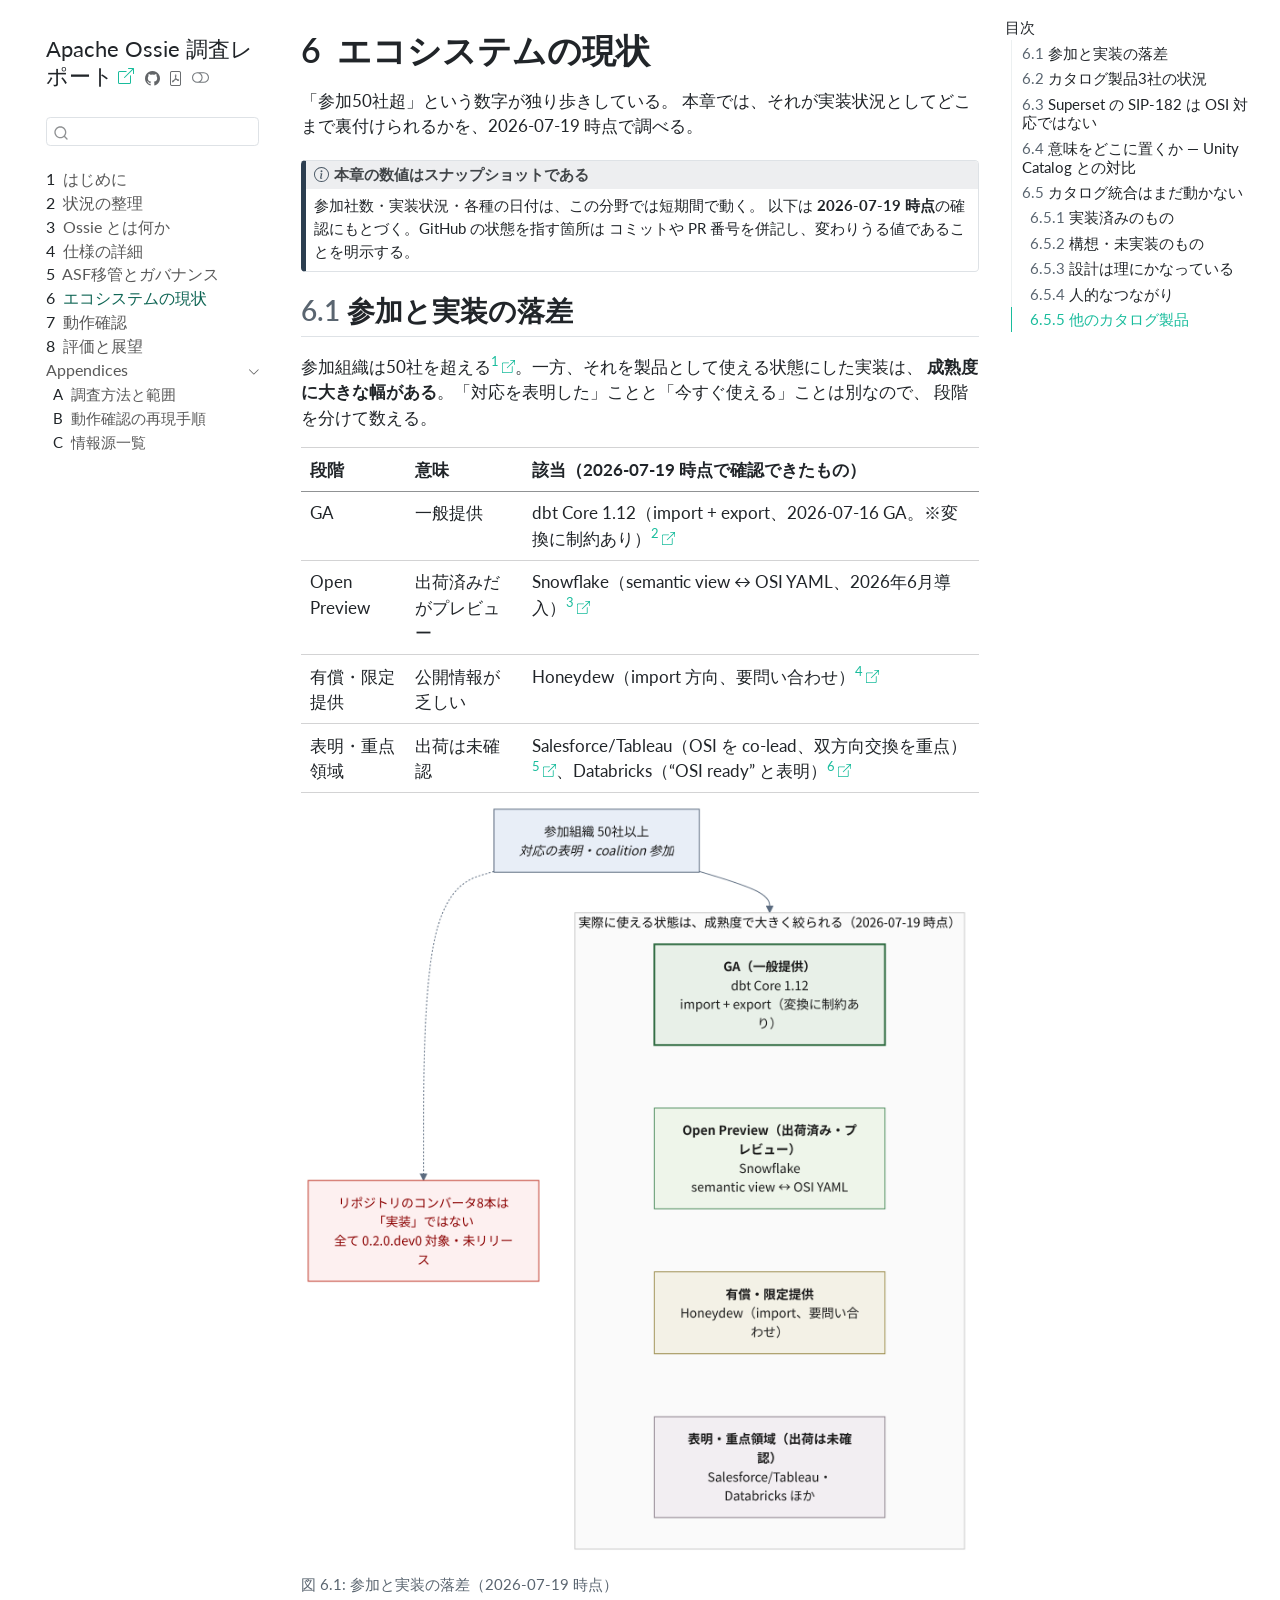
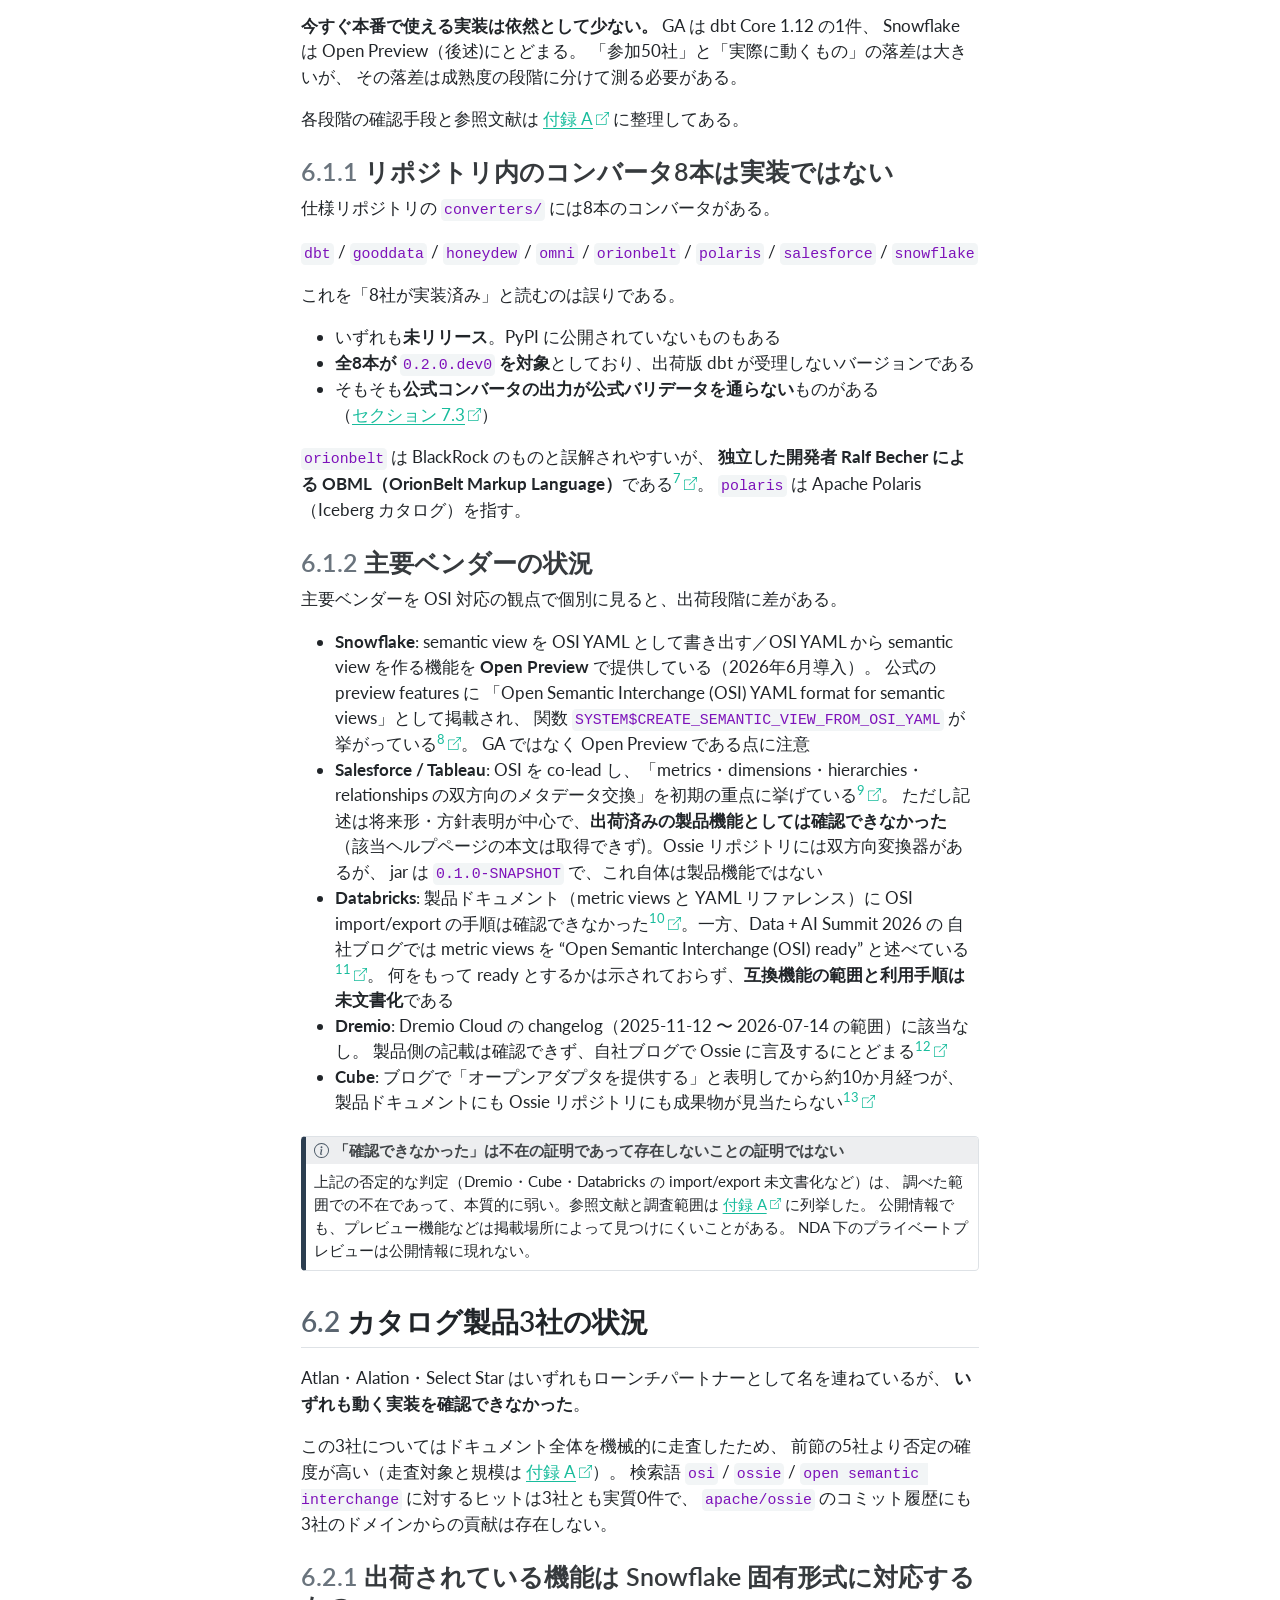
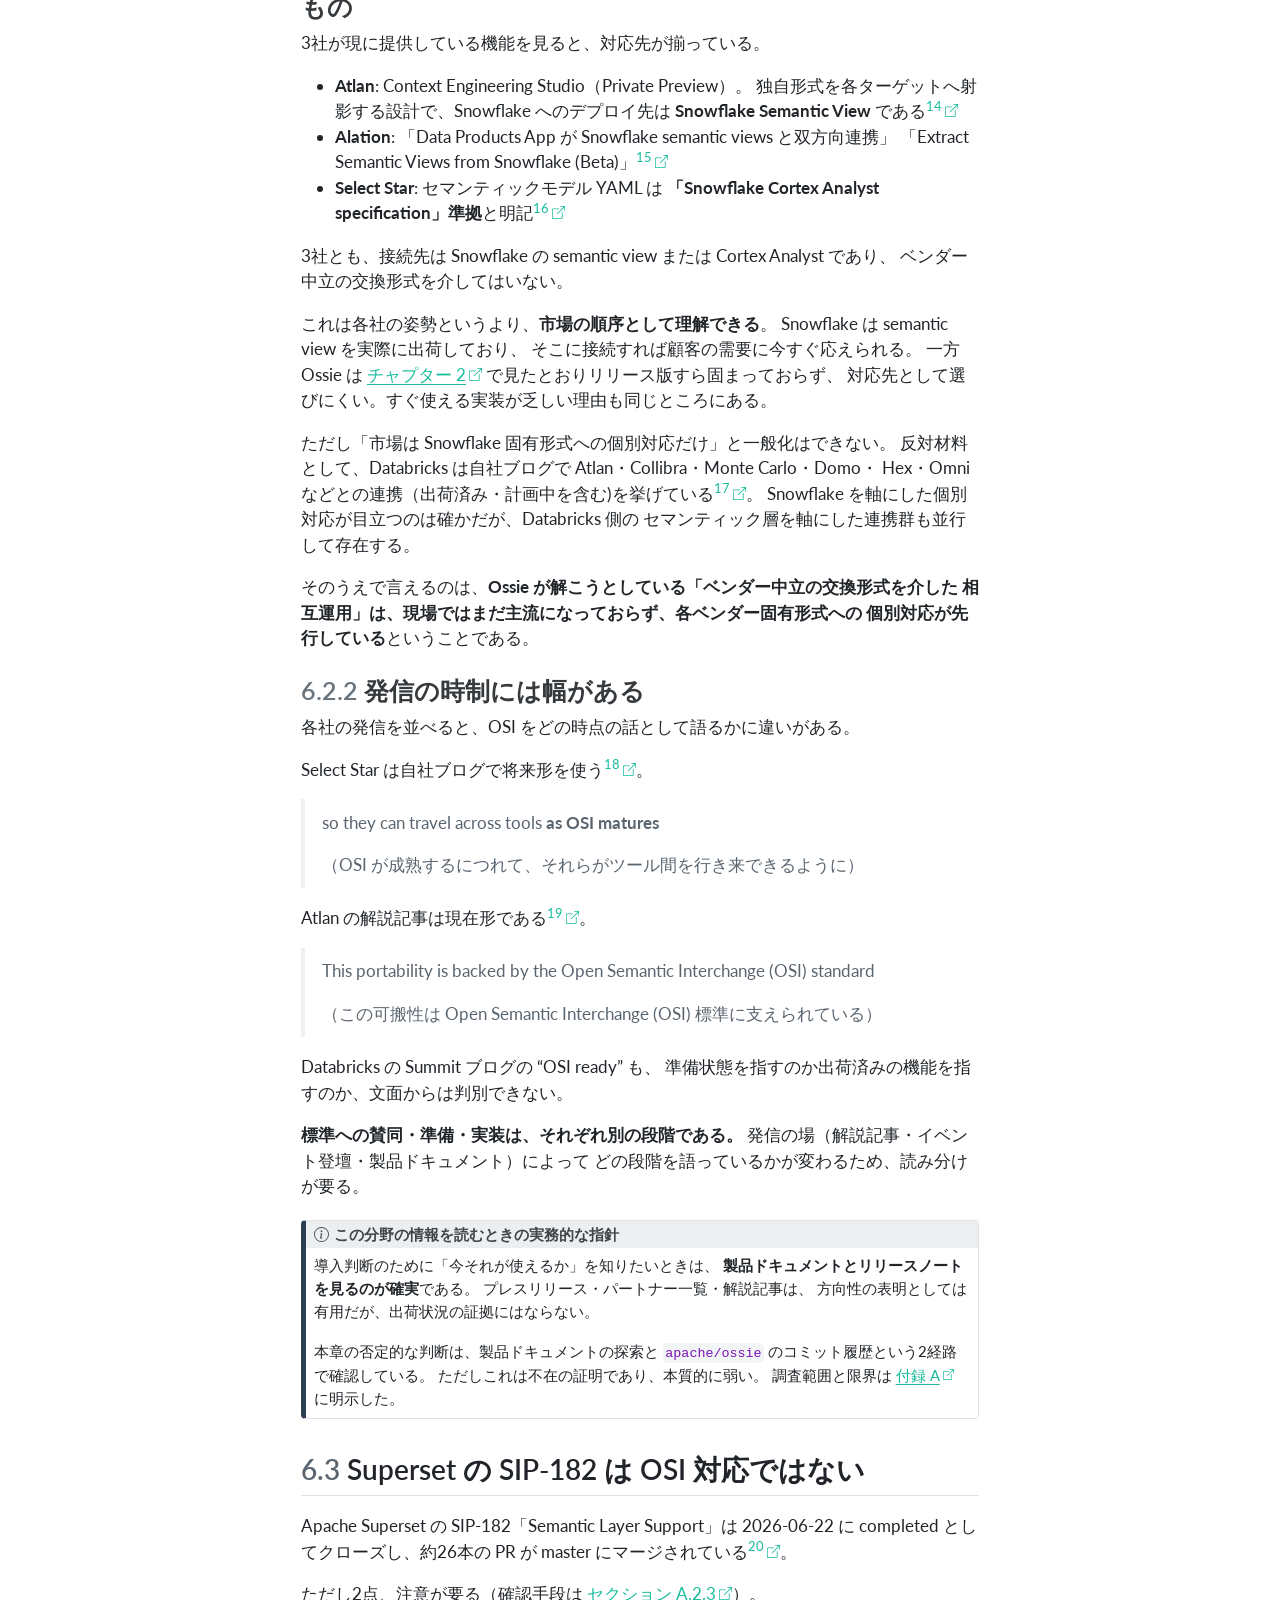
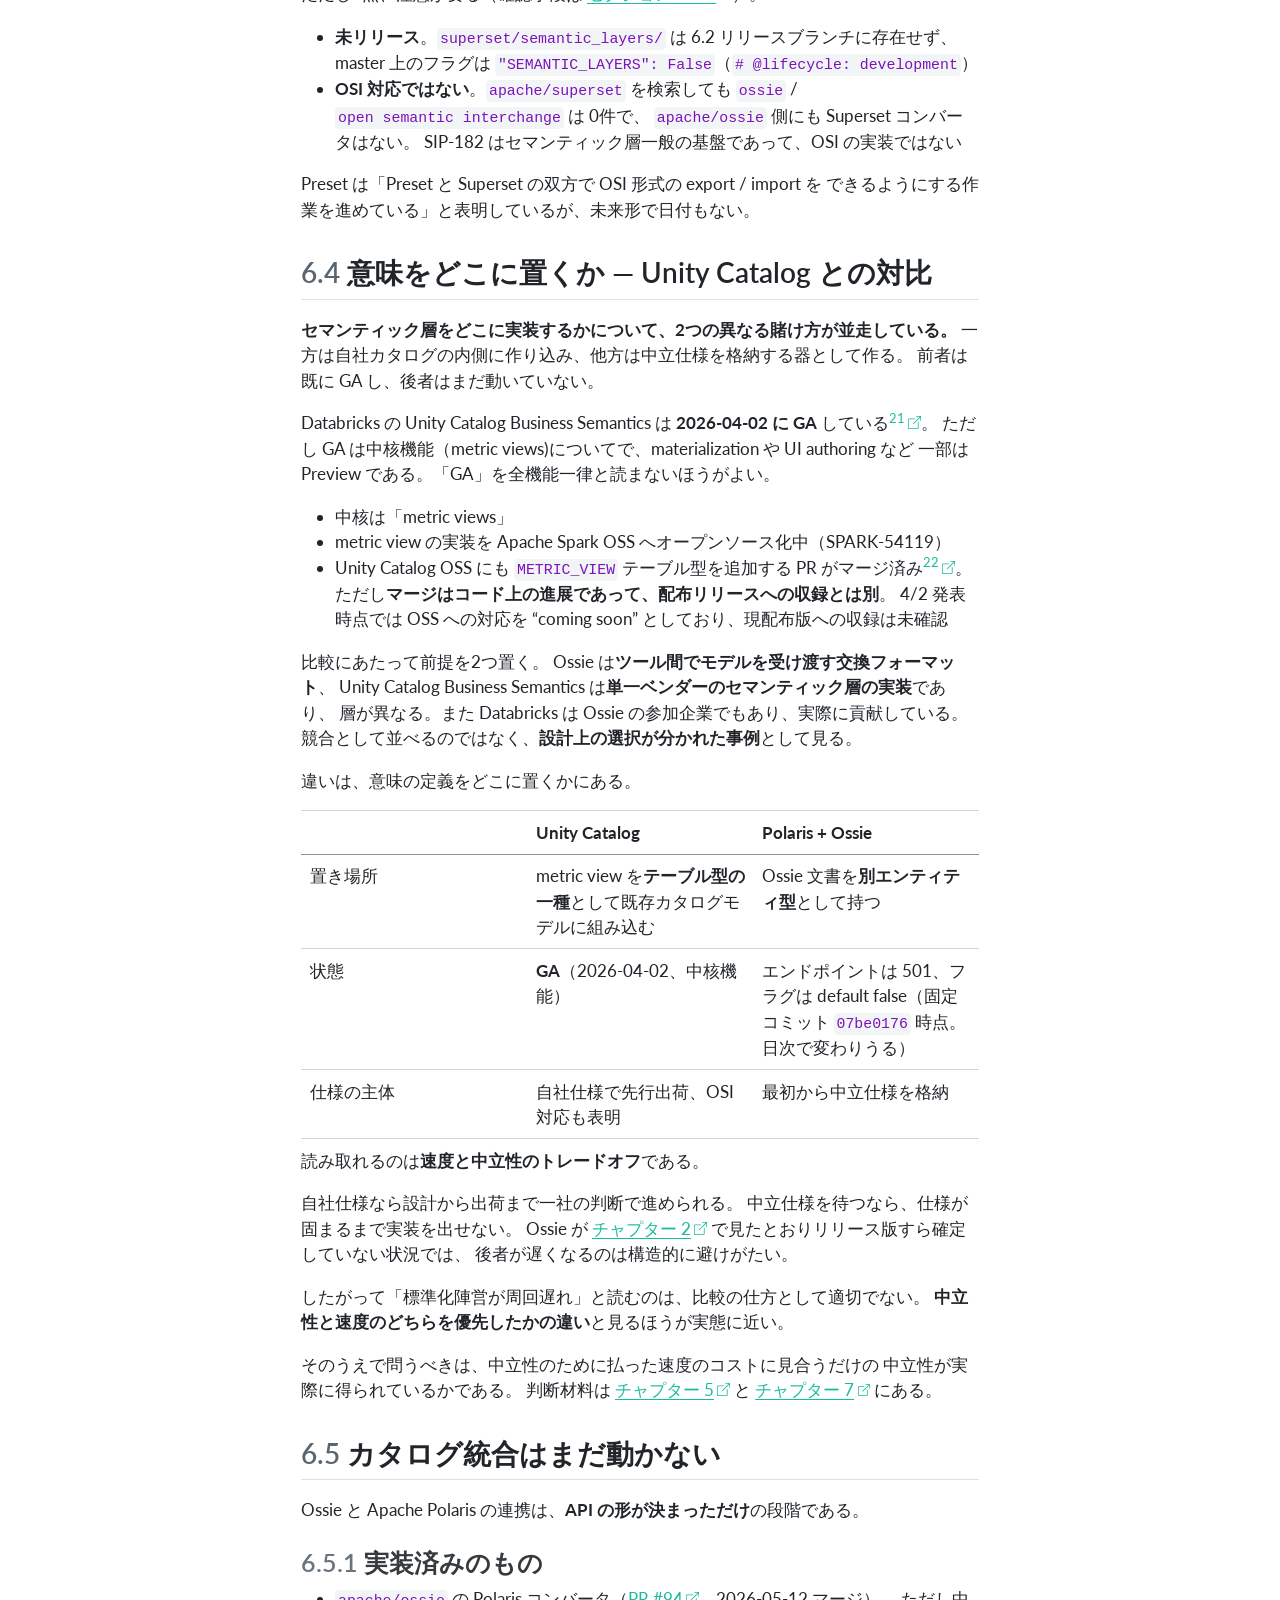
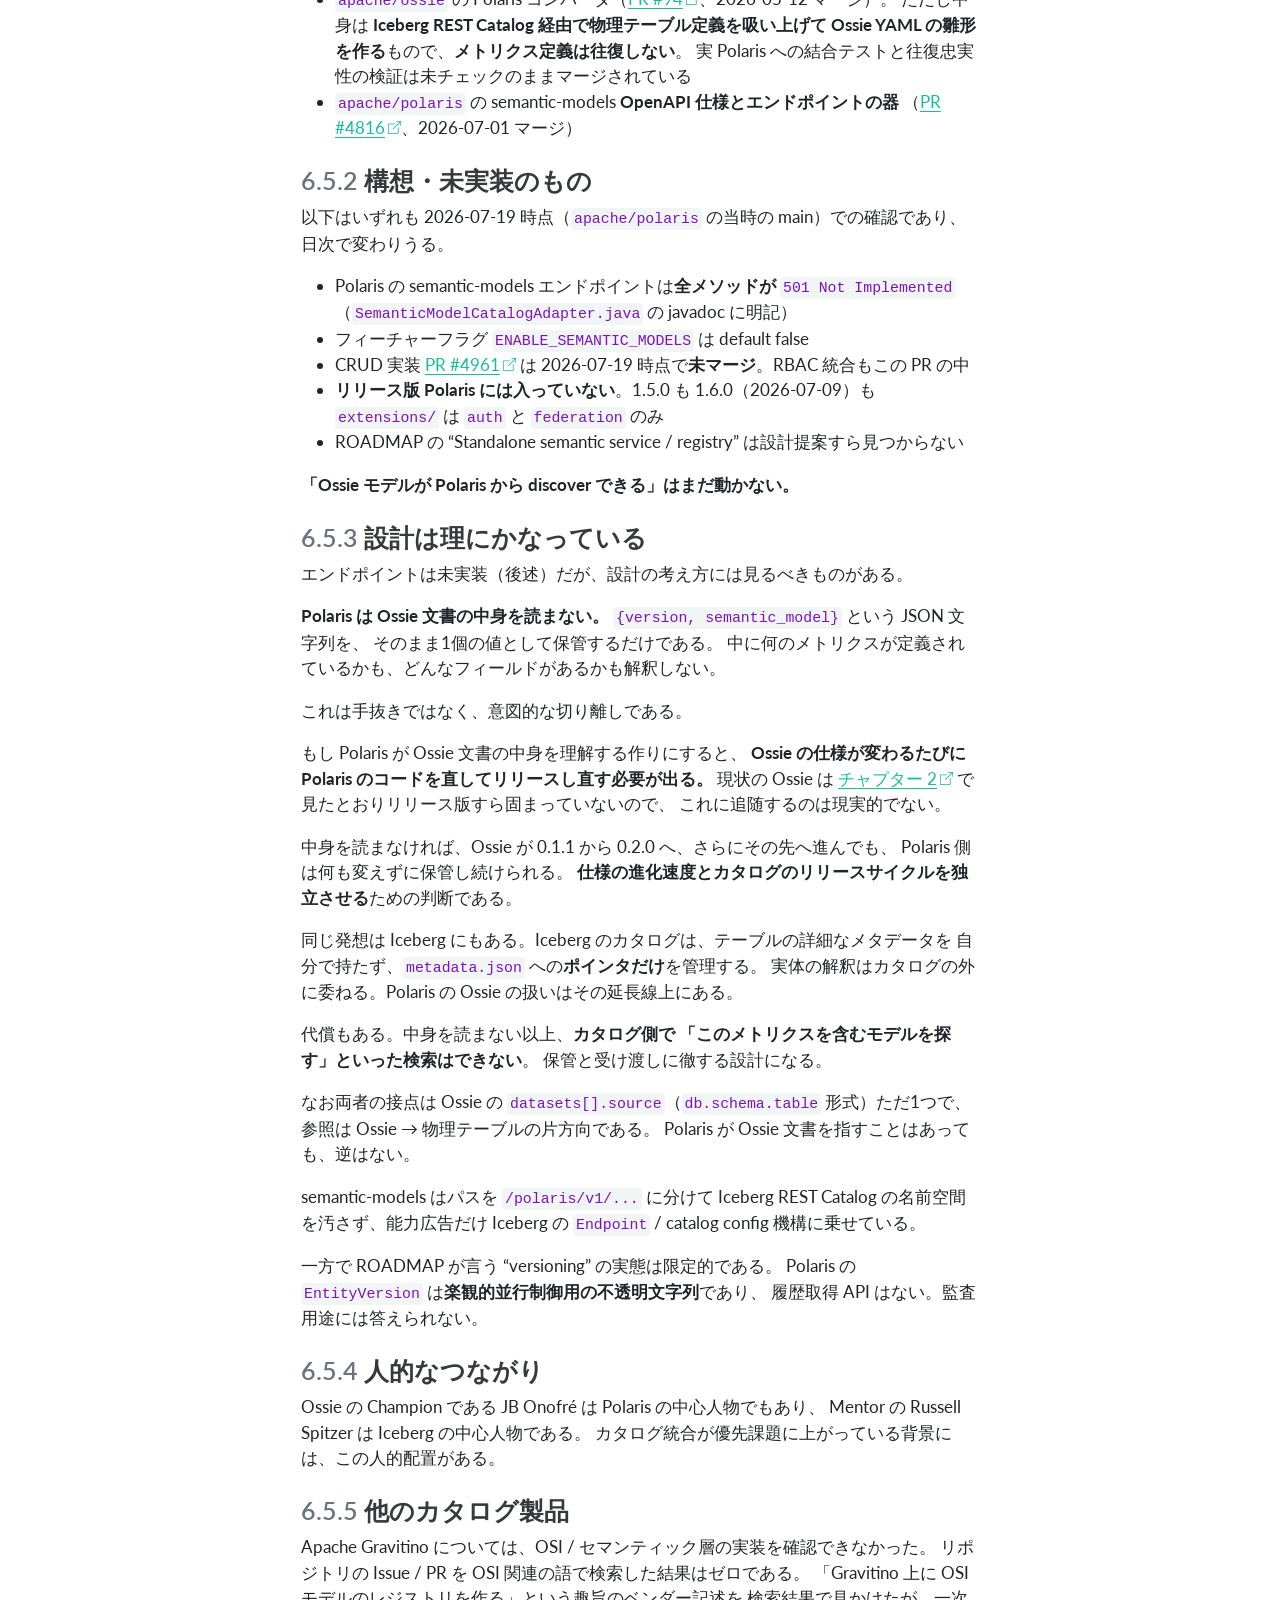
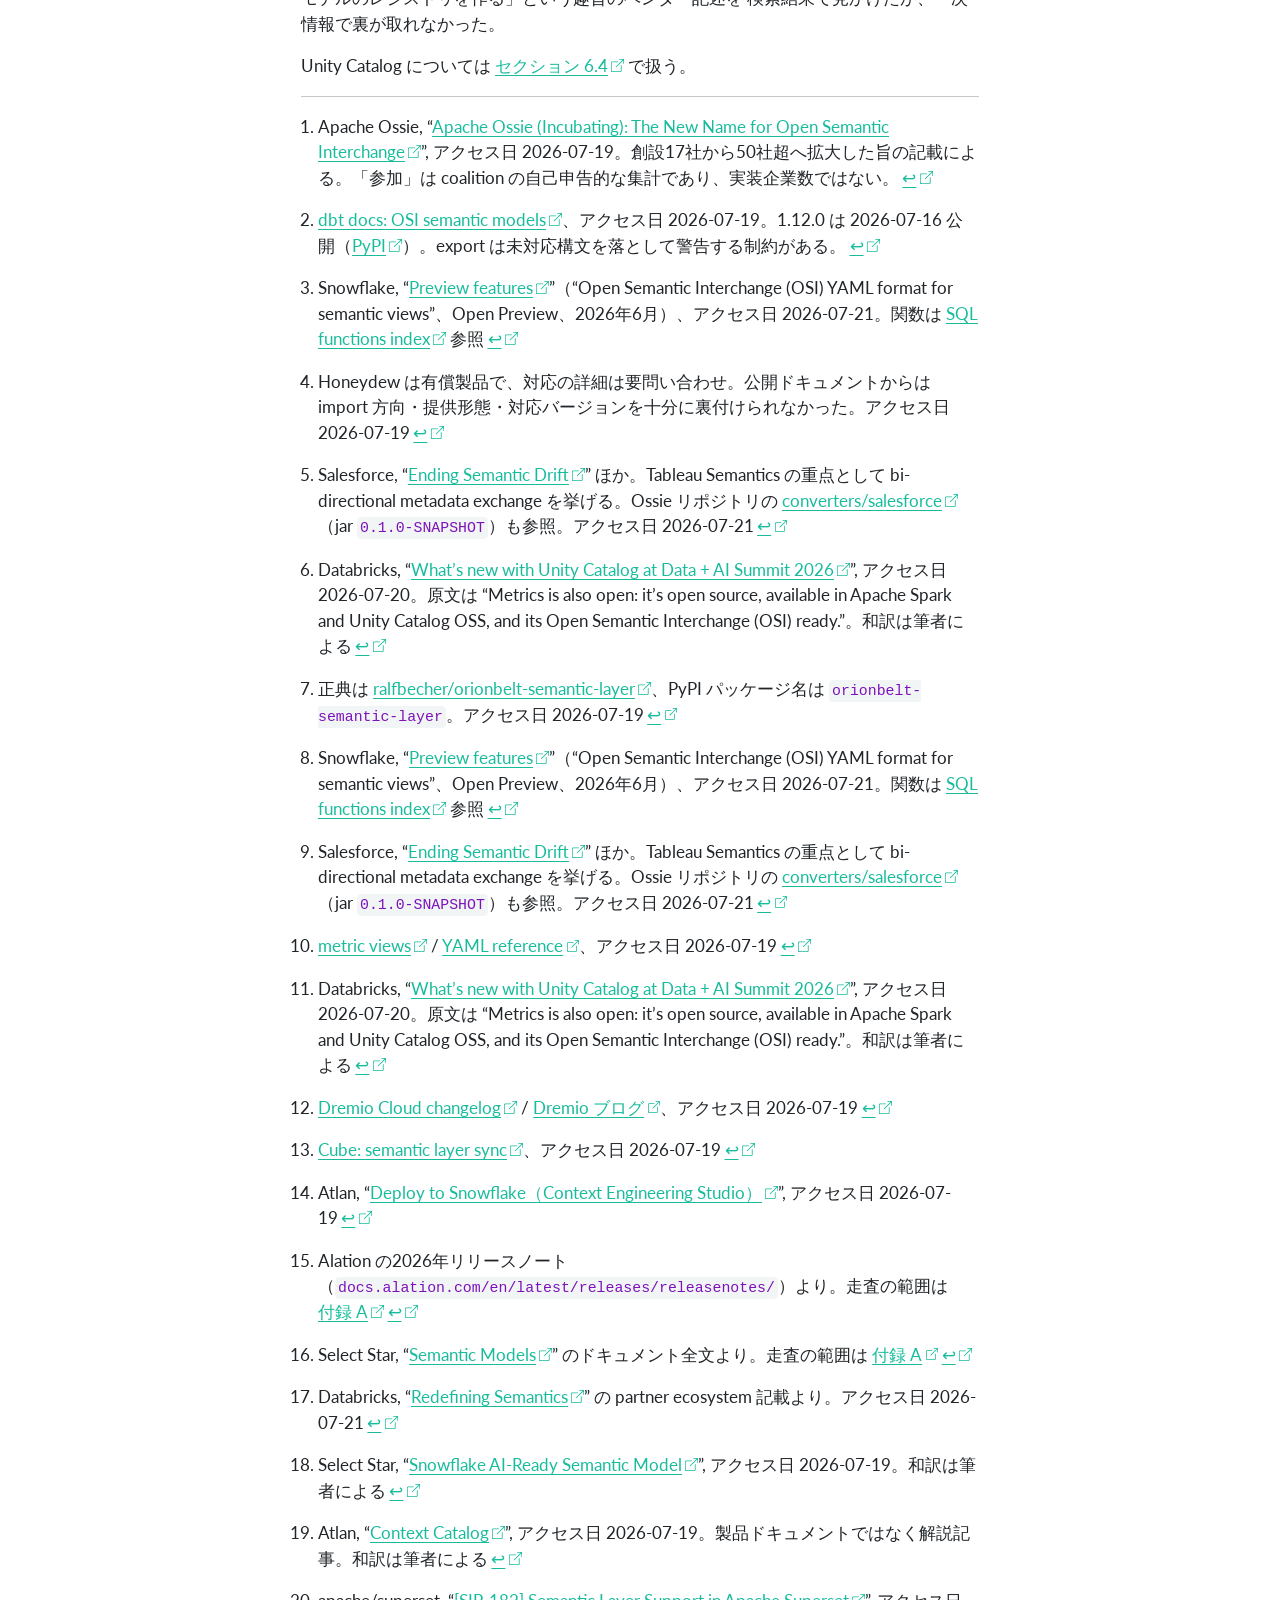
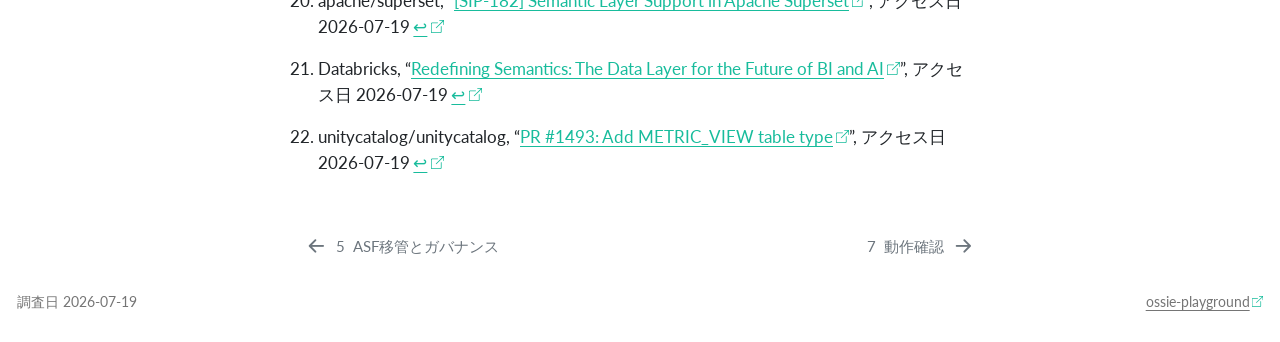
<file: chapters/05-ecosystem.html>
<!DOCTYPE html>
<html xmlns="http://www.w3.org/1999/xhtml" lang="ja" xml:lang="ja"><head>

<meta charset="utf-8">
<meta name="generator" content="quarto-1.10.18">

<meta name="viewport" content="width=device-width, initial-scale=1.0, user-scalable=yes">

<meta name="description" content="Apache Ossie（旧 Open Semantic Interchange）を一次情報と動作確認で調べた記録">

<title>6&nbsp; エコシステムの現状 – Apache Ossie 調査レポート</title>
<style>
/* Default styles provided by pandoc.
** See https://pandoc.org/MANUAL.html#variables-for-html for config info.
*/
span.smallcaps{font-variant: small-caps;}
div.columns{display: flex; gap: 1.5em;}
div.column{flex: auto;}
@media screen {
div.columns{gap: min(4vw, 1.5em);}
div.column{overflow-x: auto;}
}
div.hanging-indent{margin-left: 1.5em; text-indent: -1.5em;}
ul.task-list{list-style: none;}
ul.task-list li input[type="checkbox"] {
  width: 0.8em;
  margin: 0 0.8em 0.2em -1em; /* quarto-specific, see https://github.com/quarto-dev/quarto-cli/issues/4556 */ 
  vertical-align: middle;
}
</style>


<script src="../site_libs/quarto-nav/quarto-nav.js"></script>
<script src="../site_libs/quarto-nav/headroom.min.js"></script>
<script src="../site_libs/clipboard/clipboard.min.js"></script>
<script src="../site_libs/quarto-search/autocomplete.umd.js"></script>
<script src="../site_libs/quarto-search/fuse.min.js"></script>
<script src="../site_libs/quarto-search/quarto-search.js"></script>
<meta name="quarto:offset" content="../">
<link href="../chapters/06-verification.html" rel="next">
<link href="../chapters/04-governance.html" rel="prev">
<script src="../site_libs/quarto-html/quarto.js" type="module"></script>
<script src="../site_libs/quarto-html/tabsets/tabsets.js" type="module"></script>
<script src="../site_libs/quarto-html/popper.min.js"></script>
<script src="../site_libs/quarto-html/tippy.umd.min.js"></script>
<script src="../site_libs/quarto-html/anchor.min.js"></script>
<link href="../site_libs/quarto-html/tippy.css" rel="stylesheet">
<link href="../site_libs/quarto-html/quarto-syntax-highlighting-64a204ab8560d761af7679ceaba22944.css" rel="stylesheet" class="quarto-color-scheme" id="quarto-text-highlighting-styles">
<link href="../site_libs/quarto-html/quarto-syntax-highlighting-dark-b85bc7c33db8c58e0ec93c3465666fed.css" rel="stylesheet" class="quarto-color-scheme quarto-color-alternate" id="quarto-text-highlighting-styles">
<link href="../site_libs/quarto-html/quarto-syntax-highlighting-64a204ab8560d761af7679ceaba22944.css" rel="stylesheet" class="quarto-color-scheme-extra" id="quarto-text-highlighting-styles">
<script src="../site_libs/bootstrap/bootstrap.min.js"></script>
<link href="../site_libs/bootstrap/bootstrap-icons.css" rel="stylesheet">
<link href="../site_libs/bootstrap/bootstrap-412f3d6cc93192f4c443a4276dde7190.min.css" rel="stylesheet" append-hash="true" class="quarto-color-scheme" id="quarto-bootstrap" data-mode="light">
<link href="../site_libs/bootstrap/bootstrap-dark-27332f4fd0b2a56405d42df7c190b189.min.css" rel="stylesheet" append-hash="true" class="quarto-color-scheme quarto-color-alternate" id="quarto-bootstrap" data-mode="dark">
<link href="../site_libs/bootstrap/bootstrap-412f3d6cc93192f4c443a4276dde7190.min.css" rel="stylesheet" append-hash="true" class="quarto-color-scheme-extra" id="quarto-bootstrap" data-mode="light">
<script id="quarto-search-options" type="application/json">{
  "location": "sidebar",
  "copy-button": false,
  "collapse-after": 3,
  "panel-placement": "start",
  "type": "textbox",
  "limit": 50,
  "keyboard-shortcut": [
    "f",
    "/",
    "s"
  ],
  "show-item-context": false,
  "language": {
    "search-no-results-text": "一致なし",
    "search-matching-documents-text": "一致した文書",
    "search-copy-link-title": "検索へのリンクをコピー",
    "search-hide-matches-text": "追加の検索結果を非表示",
    "search-more-match-text": "追加の検索結果",
    "search-more-matches-text": "追加の検索結果",
    "search-clear-button-title": "消去",
    "search-text-placeholder": "",
    "search-detached-cancel-button-title": "取消",
    "search-submit-button-title": "検索",
    "search-label": "サーチ"
  }
}</script>


</head>

<body class="nav-sidebar floating quarto-light"><script id="quarto-html-before-body" type="application/javascript">
    const toggleBodyColorMode = (bsSheetEl) => {
      const mode = bsSheetEl.getAttribute("data-mode");
      const bodyEl = window.document.querySelector("body");
      if (mode === "dark") {
        bodyEl.classList.add("quarto-dark");
        bodyEl.classList.remove("quarto-light");
      } else {
        bodyEl.classList.add("quarto-light");
        bodyEl.classList.remove("quarto-dark");
      }
    }
    const toggleBodyColorPrimary = () => {
      const bsSheetEl = window.document.querySelector("link#quarto-bootstrap:not([rel=disabled-stylesheet])");
      if (bsSheetEl) {
        toggleBodyColorMode(bsSheetEl);
      }
    }
    const setColorSchemeToggle = (alternate) => {
      const toggles = window.document.querySelectorAll('.quarto-color-scheme-toggle');
      for (let i=0; i < toggles.length; i++) {
        const toggle = toggles[i];
        if (toggle) {
          if (alternate) {
            toggle.classList.add("alternate");
          } else {
            toggle.classList.remove("alternate");
          }
        }
      }
    };
    const toggleColorMode = (alternate) => {
      // Switch the stylesheets
      const primaryStylesheets = window.document.querySelectorAll('link.quarto-color-scheme:not(.quarto-color-alternate)');
      const alternateStylesheets = window.document.querySelectorAll('link.quarto-color-scheme.quarto-color-alternate');
      manageTransitions('#quarto-margin-sidebar .nav-link', false);
      if (alternate) {
        // note: dark is layered on light, we don't disable primary!
        enableStylesheet(alternateStylesheets);
        for (const sheetNode of alternateStylesheets) {
          if (sheetNode.id === "quarto-bootstrap") {
            toggleBodyColorMode(sheetNode);
          }
        }
      } else {
        disableStylesheet(alternateStylesheets);
        enableStylesheet(primaryStylesheets)
        toggleBodyColorPrimary();
      }
      manageTransitions('#quarto-margin-sidebar .nav-link', true);
      // Switch the toggles
      setColorSchemeToggle(alternate)
      // Hack to workaround the fact that safari doesn't
      // properly recolor the scrollbar when toggling (#1455)
      if (navigator.userAgent.indexOf('Safari') > 0 && navigator.userAgent.indexOf('Chrome') == -1) {
        manageTransitions("body", false);
        window.scrollTo(0, 1);
        setTimeout(() => {
          window.scrollTo(0, 0);
          manageTransitions("body", true);
        }, 40);
      }
    }
    const disableStylesheet = (stylesheets) => {
      for (let i=0; i < stylesheets.length; i++) {
        const stylesheet = stylesheets[i];
        stylesheet.rel = 'disabled-stylesheet';
      }
    }
    const enableStylesheet = (stylesheets) => {
      for (let i=0; i < stylesheets.length; i++) {
        const stylesheet = stylesheets[i];
        if(stylesheet.rel !== 'stylesheet') { // for Chrome, which will still FOUC without this check
          stylesheet.rel = 'stylesheet';
        }
      }
    }
    const manageTransitions = (selector, allowTransitions) => {
      const els = window.document.querySelectorAll(selector);
      for (let i=0; i < els.length; i++) {
        const el = els[i];
        if (allowTransitions) {
          el.classList.remove('notransition');
        } else {
          el.classList.add('notransition');
        }
      }
    }
    const isFileUrl = () => {
      return window.location.protocol === 'file:';
    }
    const hasAlternateSentinel = () => {
      let styleSentinel = getColorSchemeSentinel();
      if (styleSentinel !== null) {
        return styleSentinel === "alternate";
      } else {
        return false;
      }
    }
    const setStyleSentinel = (alternate) => {
      const value = alternate ? "alternate" : "default";
      if (!isFileUrl()) {
        window.localStorage.setItem("quarto-color-scheme", value);
      } else {
        localAlternateSentinel = value;
      }
    }
    const getColorSchemeSentinel = () => {
      if (!isFileUrl()) {
        const storageValue = window.localStorage.getItem("quarto-color-scheme");
        return storageValue != null ? storageValue : localAlternateSentinel;
      } else {
        return localAlternateSentinel;
      }
    }
    const toggleGiscusIfUsed = (isAlternate, darkModeDefault) => {
      const baseTheme = document.querySelector('#giscus-base-theme')?.value ?? 'light';
      const alternateTheme = document.querySelector('#giscus-alt-theme')?.value ?? 'dark';
      let newTheme = '';
      if(authorPrefersDark) {
        newTheme = isAlternate ? baseTheme : alternateTheme;
      } else {
        newTheme = isAlternate ? alternateTheme : baseTheme;
      }
      const changeGiscusTheme = () => {
        // From: https://github.com/giscus/giscus/issues/336
        const sendMessage = (message) => {
          const iframe = document.querySelector('iframe.giscus-frame');
          if (!iframe) return;
          iframe.contentWindow.postMessage({ giscus: message }, 'https://giscus.app');
        }
        sendMessage({
          setConfig: {
            theme: newTheme
          }
        });
      }
      const isGiscussLoaded = window.document.querySelector('iframe.giscus-frame') !== null;
      if (isGiscussLoaded) {
        changeGiscusTheme();
      }
    };
    const authorPrefersDark = false;
    const darkModeDefault = authorPrefersDark;
      document.querySelector('link#quarto-text-highlighting-styles.quarto-color-scheme-extra').rel = 'disabled-stylesheet';
      document.querySelector('link#quarto-bootstrap.quarto-color-scheme-extra').rel = 'disabled-stylesheet';
    let localAlternateSentinel = darkModeDefault ? 'alternate' : 'default';
    // Dark / light mode switch
    window.quartoToggleColorScheme = () => {
      // Read the current dark / light value
      let toAlternate = !hasAlternateSentinel();
      toggleColorMode(toAlternate);
      setStyleSentinel(toAlternate);
      toggleGiscusIfUsed(toAlternate, darkModeDefault);
      window.dispatchEvent(new Event('resize'));
    };
    // Switch to dark mode if need be
    if (hasAlternateSentinel()) {
      toggleColorMode(true);
    } else {
      toggleColorMode(false);
    }
  </script>

<div id="quarto-search-results"></div>
  <header id="quarto-header" class="headroom fixed-top">
  <nav class="quarto-secondary-nav">
    <div class="container-fluid d-flex">
      <button type="button" class="quarto-btn-toggle btn" data-bs-toggle="collapse" role="button" data-bs-target=".quarto-sidebar-collapse-item" aria-controls="quarto-sidebar" aria-expanded="false" aria-label="サイドバーを切り替える" onclick="if (window.quartoToggleHeadroom) { window.quartoToggleHeadroom(); }">
        <i class="bi bi-layout-text-sidebar-reverse"></i>
      </button>
        <nav class="quarto-page-breadcrumbs" aria-label="breadcrumb"><ol class="breadcrumb"><li class="breadcrumb-item"><a href="../chapters/05-ecosystem.html"><span class="chapter-number">6</span>&nbsp; <span class="chapter-title">エコシステムの現状</span></a></li></ol></nav>
        <a class="flex-grow-1" role="navigation" data-bs-toggle="collapse" data-bs-target=".quarto-sidebar-collapse-item" aria-controls="quarto-sidebar" aria-expanded="false" aria-label="サイドバーを切り替える" onclick="if (window.quartoToggleHeadroom) { window.quartoToggleHeadroom(); }">      
        </a>
      <button type="button" class="btn quarto-search-button" aria-label="サーチ" onclick="window.quartoOpenSearch();">
        <i class="bi bi-search"></i>
      </button>
    </div>
  </nav>
</header>
<!-- content -->
<div id="quarto-content" class="quarto-container page-columns page-rows-contents page-layout-article">
<!-- sidebar -->
  <nav id="quarto-sidebar" class="sidebar collapse collapse-horizontal quarto-sidebar-collapse-item sidebar-navigation floating overflow-auto">
    <div class="pt-lg-2 mt-2 text-left sidebar-header">
    <div class="sidebar-title mb-0 py-0">
      <a href="../">Apache Ossie 調査レポート</a> 
        <div class="sidebar-tools-main tools-wide">
    <a href="https://github.com/dobachi/ossie-playground" title="Source Code" class="quarto-navigation-tool px-1" aria-label="Source Code"><i class="bi bi-github"></i></a>
    <a href="../apache-ossie-report-2026-07-21.pdf" title="Download PDF" class="quarto-navigation-tool px-1" aria-label="Download PDF"><i class="bi bi-file-pdf"></i></a>
  <a href="" class="quarto-color-scheme-toggle quarto-navigation-tool  px-1" onclick="window.quartoToggleColorScheme(); return false;" title="ダークモードの切り替え"><i class="bi"></i></a>
</div>
    </div>
      </div>
        <div class="mt-2 flex-shrink-0 align-items-center">
        <div class="sidebar-search">
        <div id="quarto-search" class="" title="サーチ"></div>
        </div>
        </div>
    <div class="sidebar-menu-container"> 
    <ul class="list-unstyled mt-1">
        <li class="sidebar-item">
  <div class="sidebar-item-container"> 
  <a href="../index.html" class="sidebar-item-text sidebar-link">
 <span class="menu-text"><span class="chapter-number">1</span>&nbsp; <span class="chapter-title">はじめに</span></span></a>
  </div>
</li>
        <li class="sidebar-item">
  <div class="sidebar-item-container"> 
  <a href="../chapters/01-situation.html" class="sidebar-item-text sidebar-link">
 <span class="menu-text"><span class="chapter-number">2</span>&nbsp; <span class="chapter-title">状況の整理</span></span></a>
  </div>
</li>
        <li class="sidebar-item">
  <div class="sidebar-item-container"> 
  <a href="../chapters/02-what-is-ossie.html" class="sidebar-item-text sidebar-link">
 <span class="menu-text"><span class="chapter-number">3</span>&nbsp; <span class="chapter-title">Ossie とは何か</span></span></a>
  </div>
</li>
        <li class="sidebar-item">
  <div class="sidebar-item-container"> 
  <a href="../chapters/03-specification.html" class="sidebar-item-text sidebar-link">
 <span class="menu-text"><span class="chapter-number">4</span>&nbsp; <span class="chapter-title">仕様の詳細</span></span></a>
  </div>
</li>
        <li class="sidebar-item">
  <div class="sidebar-item-container"> 
  <a href="../chapters/04-governance.html" class="sidebar-item-text sidebar-link">
 <span class="menu-text"><span class="chapter-number">5</span>&nbsp; <span class="chapter-title">ASF移管とガバナンス</span></span></a>
  </div>
</li>
        <li class="sidebar-item">
  <div class="sidebar-item-container"> 
  <a href="../chapters/05-ecosystem.html" class="sidebar-item-text sidebar-link active">
 <span class="menu-text"><span class="chapter-number">6</span>&nbsp; <span class="chapter-title">エコシステムの現状</span></span></a>
  </div>
</li>
        <li class="sidebar-item">
  <div class="sidebar-item-container"> 
  <a href="../chapters/06-verification.html" class="sidebar-item-text sidebar-link">
 <span class="menu-text"><span class="chapter-number">7</span>&nbsp; <span class="chapter-title">動作確認</span></span></a>
  </div>
</li>
        <li class="sidebar-item">
  <div class="sidebar-item-container"> 
  <a href="../chapters/07-assessment.html" class="sidebar-item-text sidebar-link">
 <span class="menu-text"><span class="chapter-number">8</span>&nbsp; <span class="chapter-title">評価と展望</span></span></a>
  </div>
</li>
        <li class="sidebar-item sidebar-item-section">
      <div class="sidebar-item-container"> 
            <a class="sidebar-item-text sidebar-link text-start" data-bs-toggle="collapse" data-bs-target="#quarto-sidebar-section-1" role="navigation" aria-expanded="true">
 <span class="menu-text">Appendices</span></a>
          <a class="sidebar-item-toggle text-start" data-bs-toggle="collapse" data-bs-target="#quarto-sidebar-section-1" role="navigation" aria-expanded="true" aria-label="セクションを切り替え">
            <i class="bi bi-chevron-right ms-2"></i>
          </a> 
      </div>
      <ul id="quarto-sidebar-section-1" class="collapse list-unstyled sidebar-section depth1 show">  
          <li class="sidebar-item">
  <div class="sidebar-item-container"> 
  <a href="../appendix/method.html" class="sidebar-item-text sidebar-link">
 <span class="menu-text"><span class="chapter-number">A</span>&nbsp; <span class="chapter-title">調査方法と範囲</span></span></a>
  </div>
</li>
          <li class="sidebar-item">
  <div class="sidebar-item-container"> 
  <a href="../appendix/reproduce.html" class="sidebar-item-text sidebar-link">
 <span class="menu-text"><span class="chapter-number">B</span>&nbsp; <span class="chapter-title">動作確認の再現手順</span></span></a>
  </div>
</li>
          <li class="sidebar-item">
  <div class="sidebar-item-container"> 
  <a href="../appendix/resources.html" class="sidebar-item-text sidebar-link">
 <span class="menu-text"><span class="chapter-number">C</span>&nbsp; <span class="chapter-title">情報源一覧</span></span></a>
  </div>
</li>
      </ul>
  </li>
    </ul>
    </div>
</nav>
<div id="quarto-sidebar-glass" class="quarto-sidebar-collapse-item" data-bs-toggle="collapse" data-bs-target=".quarto-sidebar-collapse-item"></div>
<!-- margin-sidebar -->
    <div id="quarto-margin-sidebar" class="sidebar margin-sidebar">
        <nav id="TOC" role="doc-toc" class="toc-active">
    <h2 id="toc-title">目次</h2>
   
  <ul>
  <li><a href="#参加と実装の落差" id="toc-参加と実装の落差" class="nav-link active" data-scroll-target="#参加と実装の落差"><span class="header-section-number">6.1</span> 参加と実装の落差</a>
  <ul class="collapse">
  <li><a href="#リポジトリ内のコンバータ8本は実装ではない" id="toc-リポジトリ内のコンバータ8本は実装ではない" class="nav-link" data-scroll-target="#リポジトリ内のコンバータ8本は実装ではない"><span class="header-section-number">6.1.1</span> リポジトリ内のコンバータ8本は実装ではない</a></li>
  <li><a href="#主要ベンダーの状況" id="toc-主要ベンダーの状況" class="nav-link" data-scroll-target="#主要ベンダーの状況"><span class="header-section-number">6.1.2</span> 主要ベンダーの状況</a></li>
  </ul></li>
  <li><a href="#カタログ製品3社の状況" id="toc-カタログ製品3社の状況" class="nav-link" data-scroll-target="#カタログ製品3社の状況"><span class="header-section-number">6.2</span> カタログ製品3社の状況</a>
  <ul class="collapse">
  <li><a href="#出荷されている機能は-snowflake-固有形式に対応するもの" id="toc-出荷されている機能は-snowflake-固有形式に対応するもの" class="nav-link" data-scroll-target="#出荷されている機能は-snowflake-固有形式に対応するもの"><span class="header-section-number">6.2.1</span> 出荷されている機能は Snowflake 固有形式に対応するもの</a></li>
  <li><a href="#発信の時制には幅がある" id="toc-発信の時制には幅がある" class="nav-link" data-scroll-target="#発信の時制には幅がある"><span class="header-section-number">6.2.2</span> 発信の時制には幅がある</a></li>
  </ul></li>
  <li><a href="#superset-の-sip-182-は-osi-対応ではない" id="toc-superset-の-sip-182-は-osi-対応ではない" class="nav-link" data-scroll-target="#superset-の-sip-182-は-osi-対応ではない"><span class="header-section-number">6.3</span> Superset の SIP-182 は OSI 対応ではない</a></li>
  <li><a href="#sec-uc-comparison" id="toc-sec-uc-comparison" class="nav-link" data-scroll-target="#sec-uc-comparison"><span class="header-section-number">6.4</span> 意味をどこに置くか — Unity Catalog との対比</a></li>
  <li><a href="#カタログ統合はまだ動かない" id="toc-カタログ統合はまだ動かない" class="nav-link" data-scroll-target="#カタログ統合はまだ動かない"><span class="header-section-number">6.5</span> カタログ統合はまだ動かない</a>
  <ul class="collapse">
  <li><a href="#実装済みのもの" id="toc-実装済みのもの" class="nav-link" data-scroll-target="#実装済みのもの"><span class="header-section-number">6.5.1</span> 実装済みのもの</a></li>
  <li><a href="#構想未実装のもの" id="toc-構想未実装のもの" class="nav-link" data-scroll-target="#構想未実装のもの"><span class="header-section-number">6.5.2</span> 構想・未実装のもの</a></li>
  <li><a href="#設計は理にかなっている" id="toc-設計は理にかなっている" class="nav-link" data-scroll-target="#設計は理にかなっている"><span class="header-section-number">6.5.3</span> 設計は理にかなっている</a></li>
  <li><a href="#人的なつながり" id="toc-人的なつながり" class="nav-link" data-scroll-target="#人的なつながり"><span class="header-section-number">6.5.4</span> 人的なつながり</a></li>
  <li><a href="#他のカタログ製品" id="toc-他のカタログ製品" class="nav-link" data-scroll-target="#他のカタログ製品"><span class="header-section-number">6.5.5</span> 他のカタログ製品</a></li>
  </ul></li>
  </ul>
</nav>
    </div>
<!-- main -->
<main class="content" id="quarto-document-content">


<header id="title-block-header" class="quarto-title-block default">
<div class="quarto-title">
<h1 class="title"><span id="sec-ecosystem" class="quarto-section-identifier"><span class="chapter-number">6</span>&nbsp; <span class="chapter-title">エコシステムの現状</span></span></h1>
</div>



<div class="quarto-title-meta">

    
  
    
  </div>
  


</header>


<p>「参加50社超」という数字が独り歩きしている。 本章では、それが実装状況としてどこまで裏付けられるかを、2026-07-19 時点で調べる。</p>
<div class="callout callout-style-default callout-note callout-titled">
<div class="callout-header d-flex align-content-center">
<div class="callout-icon-container">
<i class="callout-icon"></i>
</div>
<div class="callout-title-container flex-fill">
<span class="screen-reader-only">ノート</span>本章の数値はスナップショットである
</div>
</div>
<div class="callout-body-container callout-body">
<p>参加社数・実装状況・各種の日付は、この分野では短期間で動く。 以下は <strong>2026-07-19 時点</strong>の確認にもとづく。GitHub の状態を指す箇所は コミットや PR 番号を併記し、変わりうる値であることを明示する。</p>
</div>
</div>
<section id="参加と実装の落差" class="level2" data-number="6.1">
<h2 data-number="6.1" class="anchored" data-anchor-id="参加と実装の落差"><span class="header-section-number">6.1</span> 参加と実装の落差</h2>
<p>参加組織は50社を超える<a href="#fn1" class="footnote-ref" id="fnref1" role="doc-noteref"><sup>1</sup></a>。一方、それを製品として使える状態にした実装は、 <strong>成熟度に大きな幅がある</strong>。「対応を表明した」ことと「今すぐ使える」ことは別なので、 段階を分けて数える。</p>
<table class="caption-top table">
<thead>
<tr class="header">
<th>段階</th>
<th>意味</th>
<th>該当（2026-07-19 時点で確認できたもの）</th>
</tr>
</thead>
<tbody>
<tr class="odd">
<td>GA</td>
<td>一般提供</td>
<td>dbt Core 1.12（import + export、2026-07-16 GA。※変換に制約あり）<a href="#fn2" class="footnote-ref" id="fnref2" role="doc-noteref"><sup>2</sup></a></td>
</tr>
<tr class="even">
<td>Open Preview</td>
<td>出荷済みだがプレビュー</td>
<td>Snowflake（semantic view ↔︎ OSI YAML、2026年6月導入）<a href="#fn3" class="footnote-ref" id="fnref3" role="doc-noteref"><sup>3</sup></a></td>
</tr>
<tr class="odd">
<td>有償・限定提供</td>
<td>公開情報が乏しい</td>
<td>Honeydew（import 方向、要問い合わせ）<a href="#fn4" class="footnote-ref" id="fnref4" role="doc-noteref"><sup>4</sup></a></td>
</tr>
<tr class="even">
<td>表明・重点領域</td>
<td>出荷は未確認</td>
<td>Salesforce/Tableau（OSI を co-lead、双方向交換を重点）<a href="#fn5" class="footnote-ref" id="fnref5" role="doc-noteref"><sup>5</sup></a>、Databricks（“OSI ready” と表明）<a href="#fn6" class="footnote-ref" id="fnref6" role="doc-noteref"><sup>6</sup></a></td>
</tr>
</tbody>
</table>
<div id="fig-adoption-gap" class="quarto-float quarto-figure quarto-figure-center anchored">
<figure class="quarto-float quarto-float-fig figure">
<div aria-describedby="fig-adoption-gap-caption-0ceaefa1-69ba-4598-a22c-09a6ac19f8ca">
<img src="../diagrams/04-adoption-gap.png" class="img-fluid figure-img">
</div>
<figcaption class="quarto-float-caption-bottom quarto-float-caption quarto-float-fig" id="fig-adoption-gap-caption-0ceaefa1-69ba-4598-a22c-09a6ac19f8ca">
図&nbsp;6.1: 参加と実装の落差（2026-07-19 時点）
</figcaption>
</figure>
</div>
<p><strong>今すぐ本番で使える実装は依然として少ない。</strong> GA は dbt Core 1.12 の1件、 Snowflake は Open Preview（後述)にとどまる。 「参加50社」と「実際に動くもの」の落差は大きいが、 その落差は成熟度の段階に分けて測る必要がある。</p>
<p>各段階の確認手段と参照文献は <a href="../appendix/method.html" class="quarto-xref"><span>付録 A</span></a> に整理してある。</p>
<section id="リポジトリ内のコンバータ8本は実装ではない" class="level3" data-number="6.1.1">
<h3 data-number="6.1.1" class="anchored" data-anchor-id="リポジトリ内のコンバータ8本は実装ではない"><span class="header-section-number">6.1.1</span> リポジトリ内のコンバータ8本は実装ではない</h3>
<p>仕様リポジトリの <code>converters/</code> には8本のコンバータがある。</p>
<p><code>dbt</code> / <code>gooddata</code> / <code>honeydew</code> / <code>omni</code> / <code>orionbelt</code> / <code>polaris</code> / <code>salesforce</code> / <code>snowflake</code></p>
<p>これを「8社が実装済み」と読むのは誤りである。</p>
<ul>
<li>いずれも<strong>未リリース</strong>。PyPI に公開されていないものもある</li>
<li><strong>全8本が <code>0.2.0.dev0</code> を対象</strong>としており、出荷版 dbt が受理しないバージョンである</li>
<li>そもそも<strong>公式コンバータの出力が公式バリデータを通らない</strong>ものがある（<a href="06-verification.html#sec-verification-roundtrip" class="quarto-xref"><span>セクション 7.3</span></a>）</li>
</ul>
<p><code>orionbelt</code> は BlackRock のものと誤解されやすいが、 <strong>独立した開発者 Ralf Becher による OBML（OrionBelt Markup Language）</strong>である<a href="#fn7" class="footnote-ref" id="fnref7" role="doc-noteref"><sup>7</sup></a>。 <code>polaris</code> は Apache Polaris（Iceberg カタログ）を指す。</p>
</section>
<section id="主要ベンダーの状況" class="level3" data-number="6.1.2">
<h3 data-number="6.1.2" class="anchored" data-anchor-id="主要ベンダーの状況"><span class="header-section-number">6.1.2</span> 主要ベンダーの状況</h3>
<p>主要ベンダーを OSI 対応の観点で個別に見ると、出荷段階に差がある。</p>
<ul>
<li><strong>Snowflake</strong>: semantic view を OSI YAML として書き出す／OSI YAML から semantic view を作る機能を <strong>Open Preview</strong> で提供している（2026年6月導入）。 公式の preview features に 「Open Semantic Interchange (OSI) YAML format for semantic views」として掲載され、 関数 <code>SYSTEM$CREATE_SEMANTIC_VIEW_FROM_OSI_YAML</code> が挙がっている<a href="#fn8" class="footnote-ref" id="fnref8" role="doc-noteref"><sup>8</sup></a>。 GA ではなく Open Preview である点に注意</li>
<li><strong>Salesforce / Tableau</strong>: OSI を co-lead し、「metrics・dimensions・hierarchies・ relationships の双方向のメタデータ交換」を初期の重点に挙げている<a href="#fn9" class="footnote-ref" id="fnref9" role="doc-noteref"><sup>9</sup></a>。 ただし記述は将来形・方針表明が中心で、<strong>出荷済みの製品機能としては確認できなかった</strong> （該当ヘルプページの本文は取得できず)。Ossie リポジトリには双方向変換器があるが、 jar は <code>0.1.0-SNAPSHOT</code> で、これ自体は製品機能ではない</li>
<li><strong>Databricks</strong>: 製品ドキュメント（metric views と YAML リファレンス）に OSI import/export の手順は確認できなかった<a href="#fn10" class="footnote-ref" id="fnref10" role="doc-noteref"><sup>10</sup></a>。一方、Data + AI Summit 2026 の 自社ブログでは metric views を “Open Semantic Interchange (OSI) ready” と述べている<a href="#fn11" class="footnote-ref" id="fnref11" role="doc-noteref"><sup>11</sup></a>。 何をもって ready とするかは示されておらず、<strong>互換機能の範囲と利用手順は未文書化</strong>である</li>
<li><strong>Dremio</strong>: Dremio Cloud の changelog（2025-11-12 〜 2026-07-14 の範囲）に該当なし。 製品側の記載は確認できず、自社ブログで Ossie に言及するにとどまる<a href="#fn12" class="footnote-ref" id="fnref12" role="doc-noteref"><sup>12</sup></a></li>
<li><strong>Cube</strong>: ブログで「オープンアダプタを提供する」と表明してから約10か月経つが、 製品ドキュメントにも Ossie リポジトリにも成果物が見当たらない<a href="#fn13" class="footnote-ref" id="fnref13" role="doc-noteref"><sup>13</sup></a></li>
</ul>
<div class="callout callout-style-default callout-note callout-titled">
<div class="callout-header d-flex align-content-center">
<div class="callout-icon-container">
<i class="callout-icon"></i>
</div>
<div class="callout-title-container flex-fill">
<span class="screen-reader-only">ノート</span>「確認できなかった」は不在の証明であって存在しないことの証明ではない
</div>
</div>
<div class="callout-body-container callout-body">
<p>上記の否定的な判定（Dremio・Cube・Databricks の import/export 未文書化など）は、 調べた範囲での不在であって、本質的に弱い。参照文献と調査範囲は <a href="../appendix/method.html" class="quarto-xref"><span>付録 A</span></a> に列挙した。 公開情報でも、プレビュー機能などは掲載場所によって見つけにくいことがある。 NDA 下のプライベートプレビューは公開情報に現れない。</p>
</div>
</div>
</section>
</section>
<section id="カタログ製品3社の状況" class="level2" data-number="6.2">
<h2 data-number="6.2" class="anchored" data-anchor-id="カタログ製品3社の状況"><span class="header-section-number">6.2</span> カタログ製品3社の状況</h2>
<p>Atlan・Alation・Select Star はいずれもローンチパートナーとして名を連ねているが、 <strong>いずれも動く実装を確認できなかった</strong>。</p>
<p>この3社についてはドキュメント全体を機械的に走査したため、 前節の5社より否定の確度が高い（走査対象と規模は <a href="../appendix/method.html" class="quarto-xref"><span>付録 A</span></a>）。 検索語 <code>osi</code> / <code>ossie</code> / <code>open semantic interchange</code> に対するヒットは3社とも実質0件で、 <code>apache/ossie</code> のコミット履歴にも3社のドメインからの貢献は存在しない。</p>
<section id="出荷されている機能は-snowflake-固有形式に対応するもの" class="level3" data-number="6.2.1">
<h3 data-number="6.2.1" class="anchored" data-anchor-id="出荷されている機能は-snowflake-固有形式に対応するもの"><span class="header-section-number">6.2.1</span> 出荷されている機能は Snowflake 固有形式に対応するもの</h3>
<p>3社が現に提供している機能を見ると、対応先が揃っている。</p>
<ul>
<li><strong>Atlan</strong>: Context Engineering Studio（Private Preview）。 独自形式を各ターゲットへ射影する設計で、Snowflake へのデプロイ先は <strong>Snowflake Semantic View</strong> である<a href="#fn14" class="footnote-ref" id="fnref14" role="doc-noteref"><sup>14</sup></a></li>
<li><strong>Alation</strong>: 「Data Products App が Snowflake semantic views と双方向連携」 「Extract Semantic Views from Snowflake (Beta)」<a href="#fn15" class="footnote-ref" id="fnref15" role="doc-noteref"><sup>15</sup></a></li>
<li><strong>Select Star</strong>: セマンティックモデル YAML は <strong>「Snowflake Cortex Analyst specification」準拠</strong>と明記<a href="#fn16" class="footnote-ref" id="fnref16" role="doc-noteref"><sup>16</sup></a></li>
</ul>
<p>3社とも、接続先は Snowflake の semantic view または Cortex Analyst であり、 ベンダー中立の交換形式を介してはいない。</p>
<p>これは各社の姿勢というより、<strong>市場の順序として理解できる</strong>。 Snowflake は semantic view を実際に出荷しており、 そこに接続すれば顧客の需要に今すぐ応えられる。 一方 Ossie は <a href="01-situation.html" class="quarto-xref"><span>チャプター 2</span></a> で見たとおりリリース版すら固まっておらず、 対応先として選びにくい。すぐ使える実装が乏しい理由も同じところにある。</p>
<p>ただし「市場は Snowflake 固有形式への個別対応だけ」と一般化はできない。 反対材料として、Databricks は自社ブログで Atlan・Collibra・Monte Carlo・Domo・ Hex・Omni などとの連携（出荷済み・計画中を含む)を挙げている<a href="#fn17" class="footnote-ref" id="fnref17" role="doc-noteref"><sup>17</sup></a>。 Snowflake を軸にした個別対応が目立つのは確かだが、Databricks 側の セマンティック層を軸にした連携群も並行して存在する。</p>
<p>そのうえで言えるのは、<strong>Ossie が解こうとしている「ベンダー中立の交換形式を介した 相互運用」は、現場ではまだ主流になっておらず、各ベンダー固有形式への 個別対応が先行している</strong>ということである。</p>
</section>
<section id="発信の時制には幅がある" class="level3" data-number="6.2.2">
<h3 data-number="6.2.2" class="anchored" data-anchor-id="発信の時制には幅がある"><span class="header-section-number">6.2.2</span> 発信の時制には幅がある</h3>
<p>各社の発信を並べると、OSI をどの時点の話として語るかに違いがある。</p>
<p>Select Star は自社ブログで将来形を使う<a href="#fn18" class="footnote-ref" id="fnref18" role="doc-noteref"><sup>18</sup></a>。</p>
<blockquote class="blockquote">
<p>so they can travel across tools <strong>as OSI matures</strong></p>
<p>（OSI が成熟するにつれて、それらがツール間を行き来できるように）</p>
</blockquote>
<p>Atlan の解説記事は現在形である<a href="#fn19" class="footnote-ref" id="fnref19" role="doc-noteref"><sup>19</sup></a>。</p>
<blockquote class="blockquote">
<p>This portability is backed by the Open Semantic Interchange (OSI) standard</p>
<p>（この可搬性は Open Semantic Interchange (OSI) 標準に支えられている）</p>
</blockquote>
<p>Databricks の Summit ブログの “OSI ready” も、 準備状態を指すのか出荷済みの機能を指すのか、文面からは判別できない。</p>
<p><strong>標準への賛同・準備・実装は、それぞれ別の段階である。</strong> 発信の場（解説記事・イベント登壇・製品ドキュメント）によって どの段階を語っているかが変わるため、読み分けが要る。</p>
<div class="callout callout-style-default callout-note callout-titled">
<div class="callout-header d-flex align-content-center">
<div class="callout-icon-container">
<i class="callout-icon"></i>
</div>
<div class="callout-title-container flex-fill">
<span class="screen-reader-only">ノート</span>この分野の情報を読むときの実務的な指針
</div>
</div>
<div class="callout-body-container callout-body">
<p>導入判断のために「今それが使えるか」を知りたいときは、 <strong>製品ドキュメントとリリースノートを見るのが確実</strong>である。 プレスリリース・パートナー一覧・解説記事は、 方向性の表明としては有用だが、出荷状況の証拠にはならない。</p>
<p>本章の否定的な判断は、製品ドキュメントの探索と <code>apache/ossie</code> のコミット履歴という2経路で確認している。 ただしこれは不在の証明であり、本質的に弱い。 調査範囲と限界は <a href="../appendix/method.html" class="quarto-xref"><span>付録 A</span></a> に明示した。</p>
</div>
</div>
</section>
</section>
<section id="superset-の-sip-182-は-osi-対応ではない" class="level2" data-number="6.3">
<h2 data-number="6.3" class="anchored" data-anchor-id="superset-の-sip-182-は-osi-対応ではない"><span class="header-section-number">6.3</span> Superset の SIP-182 は OSI 対応ではない</h2>
<p>Apache Superset の SIP-182「Semantic Layer Support」は 2026-06-22 に completed としてクローズし、約26本の PR が master にマージされている<a href="#fn20" class="footnote-ref" id="fnref20" role="doc-noteref"><sup>20</sup></a>。</p>
<p>ただし2点、注意が要る（確認手段は <a href="../appendix/method.html#sec-method-superset" class="quarto-xref"><span>セクション A.2.3</span></a>）。</p>
<ul>
<li><strong>未リリース</strong>。<code>superset/semantic_layers/</code> は 6.2 リリースブランチに存在せず、 master 上のフラグは <code>"SEMANTIC_LAYERS": False</code>（<code># @lifecycle: development</code>）</li>
<li><strong>OSI 対応ではない</strong>。<code>apache/superset</code> を検索しても <code>ossie</code> / <code>open semantic interchange</code> は 0件で、 <code>apache/ossie</code> 側にも Superset コンバータはない。 SIP-182 はセマンティック層一般の基盤であって、OSI の実装ではない</li>
</ul>
<p>Preset は「Preset と Superset の双方で OSI 形式の export / import を できるようにする作業を進めている」と表明しているが、未来形で日付もない。</p>
</section>
<section id="sec-uc-comparison" class="level2" data-number="6.4">
<h2 data-number="6.4" class="anchored" data-anchor-id="sec-uc-comparison"><span class="header-section-number">6.4</span> 意味をどこに置くか — Unity Catalog との対比</h2>
<p><strong>セマンティック層をどこに実装するかについて、2つの異なる賭け方が並走している。</strong> 一方は自社カタログの内側に作り込み、他方は中立仕様を格納する器として作る。 前者は既に GA し、後者はまだ動いていない。</p>
<p>Databricks の Unity Catalog Business Semantics は <strong>2026-04-02 に GA</strong> している<a href="#fn21" class="footnote-ref" id="fnref21" role="doc-noteref"><sup>21</sup></a>。 ただし GA は中核機能（metric views)についてで、materialization や UI authoring など 一部は Preview である。「GA」を全機能一律と読まないほうがよい。</p>
<ul>
<li>中核は「metric views」</li>
<li>metric view の実装を Apache Spark OSS へオープンソース化中（SPARK-54119）</li>
<li>Unity Catalog OSS にも <code>METRIC_VIEW</code> テーブル型を追加する PR がマージ済み<a href="#fn22" class="footnote-ref" id="fnref22" role="doc-noteref"><sup>22</sup></a>。 ただし<strong>マージはコード上の進展であって、配布リリースへの収録とは別</strong>。 4/2 発表時点では OSS への対応を “coming soon” としており、現配布版への収録は未確認</li>
</ul>
<p>比較にあたって前提を2つ置く。 Ossie は<strong>ツール間でモデルを受け渡す交換フォーマット</strong>、 Unity Catalog Business Semantics は<strong>単一ベンダーのセマンティック層の実装</strong>であり、 層が異なる。また Databricks は Ossie の参加企業でもあり、実際に貢献している。 競合として並べるのではなく、<strong>設計上の選択が分かれた事例</strong>として見る。</p>
<p>違いは、意味の定義をどこに置くかにある。</p>
<table class="caption-top table">
<colgroup>
<col style="width: 33%">
<col style="width: 33%">
<col style="width: 33%">
</colgroup>
<thead>
<tr class="header">
<th></th>
<th>Unity Catalog</th>
<th>Polaris + Ossie</th>
</tr>
</thead>
<tbody>
<tr class="odd">
<td>置き場所</td>
<td>metric view を<strong>テーブル型の一種</strong>として既存カタログモデルに組み込む</td>
<td>Ossie 文書を<strong>別エンティティ型</strong>として持つ</td>
</tr>
<tr class="even">
<td>状態</td>
<td><strong>GA</strong>（2026-04-02、中核機能）</td>
<td>エンドポイントは 501、フラグは default false（固定コミット <code>07be0176</code> 時点。日次で変わりうる）</td>
</tr>
<tr class="odd">
<td>仕様の主体</td>
<td>自社仕様で先行出荷、OSI 対応も表明</td>
<td>最初から中立仕様を格納</td>
</tr>
</tbody>
</table>
<p>読み取れるのは<strong>速度と中立性のトレードオフ</strong>である。</p>
<p>自社仕様なら設計から出荷まで一社の判断で進められる。 中立仕様を待つなら、仕様が固まるまで実装を出せない。 Ossie が <a href="01-situation.html" class="quarto-xref"><span>チャプター 2</span></a> で見たとおりリリース版すら確定していない状況では、 後者が遅くなるのは構造的に避けがたい。</p>
<p>したがって「標準化陣営が周回遅れ」と読むのは、比較の仕方として適切でない。 <strong>中立性と速度のどちらを優先したかの違い</strong>と見るほうが実態に近い。</p>
<p>そのうえで問うべきは、中立性のために払った速度のコストに見合うだけの 中立性が実際に得られているかである。 判断材料は <a href="04-governance.html" class="quarto-xref"><span>チャプター 5</span></a> と <a href="06-verification.html" class="quarto-xref"><span>チャプター 7</span></a> にある。</p>
</section>
<section id="カタログ統合はまだ動かない" class="level2" data-number="6.5">
<h2 data-number="6.5" class="anchored" data-anchor-id="カタログ統合はまだ動かない"><span class="header-section-number">6.5</span> カタログ統合はまだ動かない</h2>
<p>Ossie と Apache Polaris の連携は、<strong>API の形が決まっただけ</strong>の段階である。</p>
<section id="実装済みのもの" class="level3" data-number="6.5.1">
<h3 data-number="6.5.1" class="anchored" data-anchor-id="実装済みのもの"><span class="header-section-number">6.5.1</span> 実装済みのもの</h3>
<ul>
<li><code>apache/ossie</code> の Polaris コンバータ（<a href="https://github.com/apache/ossie/pull/94">PR #94</a>、2026-05-12 マージ）。 ただし中身は <strong>Iceberg REST Catalog 経由で物理テーブル定義を吸い上げて Ossie YAML の雛形を作る</strong>もので、<strong>メトリクス定義は往復しない</strong>。 実 Polaris への結合テストと往復忠実性の検証は未チェックのままマージされている</li>
<li><code>apache/polaris</code> の semantic-models <strong>OpenAPI 仕様とエンドポイントの器</strong> （<a href="https://github.com/apache/polaris/pull/4816">PR #4816</a>、2026-07-01 マージ）</li>
</ul>
</section>
<section id="構想未実装のもの" class="level3" data-number="6.5.2">
<h3 data-number="6.5.2" class="anchored" data-anchor-id="構想未実装のもの"><span class="header-section-number">6.5.2</span> 構想・未実装のもの</h3>
<p>以下はいずれも 2026-07-19 時点（<code>apache/polaris</code> の当時の main）での確認であり、 日次で変わりうる。</p>
<ul>
<li>Polaris の semantic-models エンドポイントは<strong>全メソッドが <code>501 Not Implemented</code></strong> （<code>SemanticModelCatalogAdapter.java</code> の javadoc に明記）</li>
<li>フィーチャーフラグ <code>ENABLE_SEMANTIC_MODELS</code> は default false</li>
<li>CRUD 実装 <a href="https://github.com/apache/polaris/pull/4961">PR #4961</a> は 2026-07-19 時点で<strong>未マージ</strong>。RBAC 統合もこの PR の中</li>
<li><strong>リリース版 Polaris には入っていない</strong>。1.5.0 も 1.6.0（2026-07-09）も <code>extensions/</code> は <code>auth</code> と <code>federation</code> のみ</li>
<li>ROADMAP の “Standalone semantic service / registry” は設計提案すら見つからない</li>
</ul>
<p><strong>「Ossie モデルが Polaris から discover できる」はまだ動かない。</strong></p>
</section>
<section id="設計は理にかなっている" class="level3" data-number="6.5.3">
<h3 data-number="6.5.3" class="anchored" data-anchor-id="設計は理にかなっている"><span class="header-section-number">6.5.3</span> 設計は理にかなっている</h3>
<p>エンドポイントは未実装（後述）だが、設計の考え方には見るべきものがある。</p>
<p><strong>Polaris は Ossie 文書の中身を読まない。</strong> <code>{version, semantic_model}</code> という JSON 文字列を、 そのまま1個の値として保管するだけである。 中に何のメトリクスが定義されているかも、どんなフィールドがあるかも解釈しない。</p>
<p>これは手抜きではなく、意図的な切り離しである。</p>
<p>もし Polaris が Ossie 文書の中身を理解する作りにすると、 <strong>Ossie の仕様が変わるたびに Polaris のコードを直してリリースし直す必要が出る。</strong> 現状の Ossie は <a href="01-situation.html" class="quarto-xref"><span>チャプター 2</span></a> で見たとおりリリース版すら固まっていないので、 これに追随するのは現実的でない。</p>
<p>中身を読まなければ、Ossie が 0.1.1 から 0.2.0 へ、さらにその先へ進んでも、 Polaris 側は何も変えずに保管し続けられる。 <strong>仕様の進化速度とカタログのリリースサイクルを独立させる</strong>ための判断である。</p>
<p>同じ発想は Iceberg にもある。Iceberg のカタログは、テーブルの詳細なメタデータを 自分で持たず、<code>metadata.json</code> への<strong>ポインタだけ</strong>を管理する。 実体の解釈はカタログの外に委ねる。Polaris の Ossie の扱いはその延長線上にある。</p>
<p>代償もある。中身を読まない以上、<strong>カタログ側で 「このメトリクスを含むモデルを探す」といった検索はできない</strong>。 保管と受け渡しに徹する設計になる。</p>
<p>なお両者の接点は Ossie の <code>datasets[].source</code>（<code>db.schema.table</code> 形式）ただ1つで、 参照は Ossie → 物理テーブルの片方向である。 Polaris が Ossie 文書を指すことはあっても、逆はない。</p>
<p>semantic-models はパスを <code>/polaris/v1/...</code> に分けて Iceberg REST Catalog の名前空間を汚さず、能力広告だけ Iceberg の <code>Endpoint</code> / catalog config 機構に乗せている。</p>
<p>一方で ROADMAP が言う “versioning” の実態は限定的である。 Polaris の <code>EntityVersion</code> は<strong>楽観的並行制御用の不透明文字列</strong>であり、 履歴取得 API はない。監査用途には答えられない。</p>
</section>
<section id="人的なつながり" class="level3" data-number="6.5.4">
<h3 data-number="6.5.4" class="anchored" data-anchor-id="人的なつながり"><span class="header-section-number">6.5.4</span> 人的なつながり</h3>
<p>Ossie の Champion である JB Onofré は Polaris の中心人物でもあり、 Mentor の Russell Spitzer は Iceberg の中心人物である。 カタログ統合が優先課題に上がっている背景には、この人的配置がある。</p>
</section>
<section id="他のカタログ製品" class="level3" data-number="6.5.5">
<h3 data-number="6.5.5" class="anchored" data-anchor-id="他のカタログ製品"><span class="header-section-number">6.5.5</span> 他のカタログ製品</h3>
<p>Apache Gravitino については、OSI / セマンティック層の実装を確認できなかった。 リポジトリの Issue / PR を OSI 関連の語で検索した結果はゼロである。 「Gravitino 上に OSI モデルのレジストリを作る」という趣旨のベンダー記述を 検索結果で見かけたが、一次情報で裏が取れなかった。</p>
<p>Unity Catalog については <a href="#sec-uc-comparison" class="quarto-xref"><span>セクション 6.4</span></a> で扱う。</p>


</section>
</section>
<section id="footnotes" class="footnotes footnotes-end-of-document" role="doc-endnotes">
<hr>
<ol>
<li id="fn1"><p>Apache Ossie, “<a href="https://ossie.apache.org/updates/ossie-enters-apache-incubator/">Apache Ossie (Incubating): The New Name for Open Semantic Interchange</a>”, アクセス日 2026-07-19。創設17社から50社超へ拡大した旨の記載による。「参加」は coalition の自己申告的な集計であり、実装企業数ではない。<a href="#fnref1" class="footnote-back" role="doc-backlink">↩︎</a></p></li>
<li id="fn2"><p><a href="https://docs.getdbt.com/docs/build/osi-semantic-models">dbt docs: OSI semantic models</a>、アクセス日 2026-07-19。1.12.0 は 2026-07-16 公開（<a href="https://pypi.org/project/dbt-core/">PyPI</a>）。export は未対応構文を落として警告する制約がある。<a href="#fnref2" class="footnote-back" role="doc-backlink">↩︎</a></p></li>
<li id="fn3"><p>Snowflake, “<a href="https://docs.snowflake.com/en/release-notes/preview-features">Preview features</a>”（“Open Semantic Interchange (OSI) YAML format for semantic views”、Open Preview、2026年6月）、アクセス日 2026-07-21。関数は <a href="https://docs.snowflake.com/en/sql-reference/functions-all">SQL functions index</a> 参照<a href="#fnref3" class="footnote-back" role="doc-backlink">↩︎</a></p></li>
<li id="fn4"><p>Honeydew は有償製品で、対応の詳細は要問い合わせ。公開ドキュメントからは import 方向・提供形態・対応バージョンを十分に裏付けられなかった。アクセス日 2026-07-19<a href="#fnref4" class="footnote-back" role="doc-backlink">↩︎</a></p></li>
<li id="fn5"><p>Salesforce, “<a href="https://www.salesforce.com/blog/ending-semantic-drift-unified-business-logic-foundation/">Ending Semantic Drift</a>” ほか。Tableau Semantics の重点として bi-directional metadata exchange を挙げる。Ossie リポジトリの <a href="https://github.com/apache/ossie/tree/main/converters/salesforce">converters/salesforce</a>（jar <code>0.1.0-SNAPSHOT</code>）も参照。アクセス日 2026-07-21<a href="#fnref5" class="footnote-back" role="doc-backlink">↩︎</a></p></li>
<li id="fn6"><p>Databricks, “<a href="https://www.databricks.com/blog/whats-new-unity-catalog-data-ai-summit-2026">What’s new with Unity Catalog at Data + AI Summit 2026</a>”, アクセス日 2026-07-20。原文は “Metrics is also open: it’s open source, available in Apache Spark and Unity Catalog OSS, and its Open Semantic Interchange (OSI) ready.”。和訳は筆者による<a href="#fnref6" class="footnote-back" role="doc-backlink">↩︎</a></p></li>
<li id="fn7"><p>正典は <a href="https://github.com/ralfbecher/orionbelt-semantic-layer">ralfbecher/orionbelt-semantic-layer</a>、PyPI パッケージ名は <code>orionbelt-semantic-layer</code>。アクセス日 2026-07-19<a href="#fnref7" class="footnote-back" role="doc-backlink">↩︎</a></p></li>
<li id="fn8"><p>Snowflake, “<a href="https://docs.snowflake.com/en/release-notes/preview-features">Preview features</a>”（“Open Semantic Interchange (OSI) YAML format for semantic views”、Open Preview、2026年6月）、アクセス日 2026-07-21。関数は <a href="https://docs.snowflake.com/en/sql-reference/functions-all">SQL functions index</a> 参照<a href="#fnref8" class="footnote-back" role="doc-backlink">↩︎</a></p></li>
<li id="fn9"><p>Salesforce, “<a href="https://www.salesforce.com/blog/ending-semantic-drift-unified-business-logic-foundation/">Ending Semantic Drift</a>” ほか。Tableau Semantics の重点として bi-directional metadata exchange を挙げる。Ossie リポジトリの <a href="https://github.com/apache/ossie/tree/main/converters/salesforce">converters/salesforce</a>（jar <code>0.1.0-SNAPSHOT</code>）も参照。アクセス日 2026-07-21<a href="#fnref9" class="footnote-back" role="doc-backlink">↩︎</a></p></li>
<li id="fn10"><p><a href="https://docs.databricks.com/aws/en/business-semantics/metric-views">metric views</a> / <a href="https://docs.databricks.com/aws/en/business-semantics/metric-views/yaml-reference">YAML reference</a>、アクセス日 2026-07-19<a href="#fnref10" class="footnote-back" role="doc-backlink">↩︎</a></p></li>
<li id="fn11"><p>Databricks, “<a href="https://www.databricks.com/blog/whats-new-unity-catalog-data-ai-summit-2026">What’s new with Unity Catalog at Data + AI Summit 2026</a>”, アクセス日 2026-07-20。原文は “Metrics is also open: it’s open source, available in Apache Spark and Unity Catalog OSS, and its Open Semantic Interchange (OSI) ready.”。和訳は筆者による<a href="#fnref11" class="footnote-back" role="doc-backlink">↩︎</a></p></li>
<li id="fn12"><p><a href="https://docs.dremio.com/dremio-cloud/changelog/">Dremio Cloud changelog</a> / <a href="https://www.dremio.com/blog/apache-ossie-incubating-the-new-name-for-open-semantic-interchange/">Dremio ブログ</a>、アクセス日 2026-07-19<a href="#fnref12" class="footnote-back" role="doc-backlink">↩︎</a></p></li>
<li id="fn13"><p><a href="https://docs.cube.dev/docs/integrations/semantic-layer-sync">Cube: semantic layer sync</a>、アクセス日 2026-07-19<a href="#fnref13" class="footnote-back" role="doc-backlink">↩︎</a></p></li>
<li id="fn14"><p>Atlan, “<a href="https://docs.atlan.com/product/capabilities/governance/context-engineering-studio/how-tos/deploy-snowflake">Deploy to Snowflake（Context Engineering Studio）</a>”, アクセス日 2026-07-19<a href="#fnref14" class="footnote-back" role="doc-backlink">↩︎</a></p></li>
<li id="fn15"><p>Alation の2026年リリースノート（<code>docs.alation.com/en/latest/releases/releasenotes/</code>）より。走査の範囲は <a href="../appendix/method.html" class="quarto-xref"><span>付録 A</span></a><a href="#fnref15" class="footnote-back" role="doc-backlink">↩︎</a></p></li>
<li id="fn16"><p>Select Star, “<a href="https://docs.selectstar.com/">Semantic Models</a>” のドキュメント全文より。走査の範囲は <a href="../appendix/method.html" class="quarto-xref"><span>付録 A</span></a><a href="#fnref16" class="footnote-back" role="doc-backlink">↩︎</a></p></li>
<li id="fn17"><p>Databricks, “<a href="https://www.databricks.com/blog/redefining-semantics-data-layer-future-bi-and-ai">Redefining Semantics</a>” の partner ecosystem 記載より。アクセス日 2026-07-21<a href="#fnref17" class="footnote-back" role="doc-backlink">↩︎</a></p></li>
<li id="fn18"><p>Select Star, “<a href="https://www.selectstar.com/resources/snowflake-ai-ready-semantic-model">Snowflake AI-Ready Semantic Model</a>”, アクセス日 2026-07-19。和訳は筆者による<a href="#fnref18" class="footnote-back" role="doc-backlink">↩︎</a></p></li>
<li id="fn19"><p>Atlan, “<a href="https://atlan.com/know/context-catalog/">Context Catalog</a>”, アクセス日 2026-07-19。製品ドキュメントではなく解説記事。和訳は筆者による<a href="#fnref19" class="footnote-back" role="doc-backlink">↩︎</a></p></li>
<li id="fn20"><p>apache/superset, “<a href="https://github.com/apache/superset/issues/35003">[SIP-182] Semantic Layer Support in Apache Superset</a>”, アクセス日 2026-07-19<a href="#fnref20" class="footnote-back" role="doc-backlink">↩︎</a></p></li>
<li id="fn21"><p>Databricks, “<a href="https://www.databricks.com/blog/redefining-semantics-data-layer-future-bi-and-ai">Redefining Semantics: The Data Layer for the Future of BI and AI</a>”, アクセス日 2026-07-19<a href="#fnref21" class="footnote-back" role="doc-backlink">↩︎</a></p></li>
<li id="fn22"><p>unitycatalog/unitycatalog, “<a href="https://github.com/unitycatalog/unitycatalog/pull/1493">PR #1493: Add METRIC_VIEW table type</a>”, アクセス日 2026-07-19<a href="#fnref22" class="footnote-back" role="doc-backlink">↩︎</a></p></li>
</ol>
</section>

</main> <!-- /main -->
<script id="quarto-html-after-body" type="application/javascript">
  window.document.addEventListener("DOMContentLoaded", function (event) {
    // Ensure there is a toggle, if there isn't float one in the top right
    if (window.document.querySelector('.quarto-color-scheme-toggle') === null) {
      const a = window.document.createElement('a');
      a.classList.add('top-right');
      a.classList.add('quarto-color-scheme-toggle');
      a.href = "";
      a.onclick = function() { try { window.quartoToggleColorScheme(); } catch {} return false; };
      const i = window.document.createElement("i");
      i.classList.add('bi');
      a.appendChild(i);
      window.document.body.appendChild(a);
    }
    setColorSchemeToggle(hasAlternateSentinel())
    const icon = "";
    const anchorJS = new window.AnchorJS();
    anchorJS.options = {
      placement: 'right',
      icon: icon
    };
    anchorJS.add('.anchored');
    const isCodeAnnotation = (el) => {
      for (const clz of el.classList) {
        if (clz.startsWith('code-annotation-')) {                     
          return true;
        }
      }
      return false;
    }
    const onCopySuccess = function(e) {
      // button target
      const button = e.trigger;
      // don't keep focus
      button.blur();
      // flash "checked"
      button.classList.add('code-copy-button-checked');
      var currentTitle = button.getAttribute("title");
      button.setAttribute("title", "コピーしました");
      let tooltip;
      if (window.bootstrap) {
        button.setAttribute("data-bs-toggle", "tooltip");
        button.setAttribute("data-bs-placement", "left");
        button.setAttribute("data-bs-title", "コピーしました");
        tooltip = new bootstrap.Tooltip(button, 
          { trigger: "manual", 
            customClass: "code-copy-button-tooltip",
            offset: [0, -8]});
        tooltip.show();    
      }
      setTimeout(function() {
        if (tooltip) {
          tooltip.hide();
          button.removeAttribute("data-bs-title");
          button.removeAttribute("data-bs-toggle");
          button.removeAttribute("data-bs-placement");
        }
        button.setAttribute("title", currentTitle);
        button.classList.remove('code-copy-button-checked');
      }, 1000);
      // clear code selection
      e.clearSelection();
    }
    const getTextToCopy = function(trigger) {
      const outerScaffold = trigger.parentElement.cloneNode(true);
      const codeEl = outerScaffold.querySelector('code');
      for (const childEl of codeEl.children) {
        if (isCodeAnnotation(childEl)) {
          childEl.remove();
        }
      }
      return codeEl.innerText;
    }
    const clipboard = new window.ClipboardJS('.code-copy-button:not([data-in-quarto-modal])', {
      text: getTextToCopy
    });
    clipboard.on('success', onCopySuccess);
    if (window.document.getElementById('quarto-embedded-source-code-modal')) {
      const clipboardModal = new window.ClipboardJS('.code-copy-button[data-in-quarto-modal]', {
        text: getTextToCopy,
        container: window.document.getElementById('quarto-embedded-source-code-modal')
      });
      clipboardModal.on('success', onCopySuccess);
    }
      var localhostRegex = new RegExp(/^(?:http|https):\/\/localhost\:?[0-9]*\//);
      var mailtoRegex = new RegExp(/^mailto:/);
        var filterRegex = new RegExp("https:\/\/dobachi\.github\.io\/ossie-playground\/");
      var isInternal = (href) => {
          return filterRegex.test(href) || localhostRegex.test(href) || mailtoRegex.test(href);
      }
      // Inspect non-navigation links and adorn them if external
     var links = window.document.querySelectorAll('a[href]:not(.nav-link):not(.navbar-brand):not(.toc-action):not(.sidebar-link):not(.sidebar-item-toggle):not(.pagination-link):not(.no-external):not([aria-hidden]):not(.dropdown-item):not(.quarto-navigation-tool):not(.about-link)');
      for (var i=0; i<links.length; i++) {
        const link = links[i];
        if (!isInternal(link.href)) {
          // undo the damage that might have been done by quarto-nav.js in the case of
          // links that we want to consider external
          if (link.dataset.originalHref !== undefined) {
            link.href = link.dataset.originalHref;
          }
            // target, if specified
            link.setAttribute("target", "_blank");
            if (link.getAttribute("rel") === null) {
              link.setAttribute("rel", "noopener");
            }
            // default icon
            link.classList.add("external");
        }
      }
    function tippyHover(el, contentFn, onTriggerFn, onUntriggerFn) {
      const config = {
        allowHTML: true,
        maxWidth: 500,
        delay: 100,
        arrow: false,
        appendTo: function(el) {
            return el.parentElement;
        },
        interactive: true,
        interactiveBorder: 10,
        theme: 'quarto',
        placement: 'bottom-start',
      };
      if (contentFn) {
        config.content = contentFn;
      }
      if (onTriggerFn) {
        config.onTrigger = onTriggerFn;
      }
      if (onUntriggerFn) {
        config.onUntrigger = onUntriggerFn;
      }
      window.tippy(el, config); 
    }
    const noterefs = window.document.querySelectorAll('a[role="doc-noteref"]');
    for (var i=0; i<noterefs.length; i++) {
      const ref = noterefs[i];
      tippyHover(ref, function() {
        // use id or data attribute instead here
        let href = ref.getAttribute('data-footnote-href') || ref.getAttribute('href');
        try { href = new URL(href).hash; } catch {}
        const id = href.replace(/^#\/?/, "");
        const note = window.document.getElementById(id);
        if (note) {
          return note.innerHTML;
        } else {
          return "";
        }
      });
    }
    const xrefs = window.document.querySelectorAll('a.quarto-xref');
    const processXRef = (id, note) => {
      // Strip column container classes
      const stripColumnClz = (el) => {
        el.classList.remove("page-full", "page-columns");
        if (el.children) {
          for (const child of el.children) {
            stripColumnClz(child);
          }
        }
      }
      stripColumnClz(note)
      if (id === null || id.startsWith('sec-')) {
        // Special case sections, only their first couple elements
        const container = document.createElement("div");
        if (note.children && note.children.length > 2) {
          container.appendChild(note.children[0].cloneNode(true));
          for (let i = 1; i < note.children.length; i++) {
            const child = note.children[i];
            if (child.tagName === "P" && child.innerText === "") {
              continue;
            } else {
              container.appendChild(child.cloneNode(true));
              break;
            }
          }
          if (window.Quarto?.typesetMath) {
            window.Quarto.typesetMath(container);
          }
          return container.innerHTML
        } else {
          if (window.Quarto?.typesetMath) {
            window.Quarto.typesetMath(note);
          }
          return note.innerHTML;
        }
      } else {
        // Remove any anchor links if they are present
        const anchorLink = note.querySelector('a.anchorjs-link');
        if (anchorLink) {
          anchorLink.remove();
        }
        if (window.Quarto?.typesetMath) {
          window.Quarto.typesetMath(note);
        }
        if (note.classList.contains("callout")) {
          return note.outerHTML;
        } else {
          return note.innerHTML;
        }
      }
    }
    for (var i=0; i<xrefs.length; i++) {
      const xref = xrefs[i];
      tippyHover(xref, undefined, function(instance) {
        instance.disable();
        let url = xref.getAttribute('href');
        let hash = undefined; 
        if (url.startsWith('#')) {
          hash = url;
        } else {
          try { hash = new URL(url).hash; } catch {}
        }
        if (hash) {
          const id = hash.replace(/^#\/?/, "");
          const note = window.document.getElementById(id);
          if (note !== null) {
            try {
              const html = processXRef(id, note.cloneNode(true));
              instance.setContent(html);
            } finally {
              instance.enable();
              instance.show();
            }
          } else {
            // See if we can fetch this
            fetch(url.split('#')[0])
            .then(res => res.text())
            .then(html => {
              const parser = new DOMParser();
              const htmlDoc = parser.parseFromString(html, "text/html");
              const note = htmlDoc.getElementById(id);
              if (note !== null) {
                const html = processXRef(id, note);
                instance.setContent(html);
              } 
            }).finally(() => {
              instance.enable();
              instance.show();
            });
          }
        } else {
          // See if we can fetch a full url (with no hash to target)
          // This is a special case and we should probably do some content thinning / targeting
          fetch(url)
          .then(res => res.text())
          .then(html => {
            const parser = new DOMParser();
            const htmlDoc = parser.parseFromString(html, "text/html");
            const note = htmlDoc.querySelector('main.content');
            if (note !== null) {
              // This should only happen for chapter cross references
              // (since there is no id in the URL)
              // remove the first header
              if (note.children.length > 0 && note.children[0].tagName === "HEADER") {
                note.children[0].remove();
              }
              const html = processXRef(null, note);
              instance.setContent(html);
            } 
          }).finally(() => {
            instance.enable();
            instance.show();
          });
        }
      }, function(instance) {
      });
    }
        let selectedAnnoteEl;
        const selectorForAnnotation = ( cell, annotation) => {
          let cellAttr = 'data-code-cell="' + cell + '"';
          let lineAttr = 'data-code-annotation="' +  annotation + '"';
          const selector = 'span[' + cellAttr + '][' + lineAttr + ']';
          return selector;
        }
        const selectCodeLines = (annoteEl) => {
          const doc = window.document;
          const targetCell = annoteEl.getAttribute("data-target-cell");
          const targetAnnotation = annoteEl.getAttribute("data-target-annotation");
          const annoteSpan = window.document.querySelector(selectorForAnnotation(targetCell, targetAnnotation));
          const lines = annoteSpan.getAttribute("data-code-lines").split(",");
          const lineIds = lines.map((line) => {
            return targetCell + "-" + line;
          })
          let top = null;
          let height = null;
          let parent = null;
          if (lineIds.length > 0) {
              //compute the position of the single el (top and bottom and make a div)
              const el = window.document.getElementById(lineIds[0]);
              top = el.offsetTop;
              height = el.offsetHeight;
              parent = el.parentElement.parentElement;
            if (lineIds.length > 1) {
              const lastEl = window.document.getElementById(lineIds[lineIds.length - 1]);
              const bottom = lastEl.offsetTop + lastEl.offsetHeight;
              height = bottom - top;
            }
            if (top !== null && height !== null && parent !== null) {
              // cook up a div (if necessary) and position it 
              let div = window.document.getElementById("code-annotation-line-highlight");
              if (div === null) {
                div = window.document.createElement("div");
                div.setAttribute("id", "code-annotation-line-highlight");
                div.style.position = 'absolute';
                parent.appendChild(div);
              }
              div.style.top = top - 2 + "px";
              div.style.height = height + 4 + "px";
              div.style.left = 0;
              let gutterDiv = window.document.getElementById("code-annotation-line-highlight-gutter");
              if (gutterDiv === null) {
                gutterDiv = window.document.createElement("div");
                gutterDiv.setAttribute("id", "code-annotation-line-highlight-gutter");
                gutterDiv.style.position = 'absolute';
                const codeCell = window.document.getElementById(targetCell);
                const gutter = codeCell.querySelector('.code-annotation-gutter');
                gutter.appendChild(gutterDiv);
              }
              gutterDiv.style.top = top - 2 + "px";
              gutterDiv.style.height = height + 4 + "px";
            }
            selectedAnnoteEl = annoteEl;
          }
        };
        const unselectCodeLines = () => {
          const elementsIds = ["code-annotation-line-highlight", "code-annotation-line-highlight-gutter"];
          elementsIds.forEach((elId) => {
            const div = window.document.getElementById(elId);
            if (div) {
              div.remove();
            }
          });
          selectedAnnoteEl = undefined;
        };
          // Handle positioning of the toggle
      window.addEventListener(
        "resize",
        throttle(() => {
          elRect = undefined;
          if (selectedAnnoteEl) {
            selectCodeLines(selectedAnnoteEl);
          }
        }, 10)
      );
      function throttle(fn, ms) {
      let throttle = false;
      let timer;
        return (...args) => {
          if(!throttle) { // first call gets through
              fn.apply(this, args);
              throttle = true;
          } else { // all the others get throttled
              if(timer) clearTimeout(timer); // cancel #2
              timer = setTimeout(() => {
                fn.apply(this, args);
                timer = throttle = false;
              }, ms);
          }
        };
      }
        // Attach click handler to the DT
        const annoteDls = window.document.querySelectorAll('dt[data-target-cell]');
        for (const annoteDlNode of annoteDls) {
          annoteDlNode.addEventListener('click', (event) => {
            const clickedEl = event.target;
            if (clickedEl !== selectedAnnoteEl) {
              unselectCodeLines();
              const activeEl = window.document.querySelector('dt[data-target-cell].code-annotation-active');
              if (activeEl) {
                activeEl.classList.remove('code-annotation-active');
              }
              selectCodeLines(clickedEl);
              clickedEl.classList.add('code-annotation-active');
            } else {
              // Unselect the line
              unselectCodeLines();
              clickedEl.classList.remove('code-annotation-active');
            }
          });
        }
    const findCites = (el) => {
      const parentEl = el.parentElement;
      if (parentEl) {
        const cites = parentEl.dataset.cites;
        if (cites) {
          return {
            el,
            cites: cites.split(' ')
          };
        } else {
          return findCites(el.parentElement)
        }
      } else {
        return undefined;
      }
    };
    var bibliorefs = window.document.querySelectorAll('a[role="doc-biblioref"]');
    for (var i=0; i<bibliorefs.length; i++) {
      const ref = bibliorefs[i];
      const citeInfo = findCites(ref);
      if (citeInfo) {
        tippyHover(citeInfo.el, function() {
          var popup = window.document.createElement('div');
          citeInfo.cites.forEach(function(cite) {
            var citeDiv = window.document.createElement('div');
            citeDiv.classList.add('hanging-indent');
            citeDiv.classList.add('csl-entry');
            var biblioDiv = window.document.getElementById('ref-' + cite);
            if (biblioDiv) {
              citeDiv.innerHTML = biblioDiv.innerHTML;
            }
            popup.appendChild(citeDiv);
          });
          return popup.innerHTML;
        });
      }
    }
  });
  </script>
<nav class="page-navigation">
  <div class="nav-page nav-page-previous">
      <a href="../chapters/04-governance.html" class="pagination-link" aria-label="ASF移管とガバナンス">
        <i class="bi bi-arrow-left-short"></i> <span class="nav-page-text"><span class="chapter-number">5</span>&nbsp; <span class="chapter-title">ASF移管とガバナンス</span></span>
      </a>          
  </div>
  <div class="nav-page nav-page-next">
      <a href="../chapters/06-verification.html" class="pagination-link" aria-label="動作確認">
        <span class="nav-page-text"><span class="chapter-number">7</span>&nbsp; <span class="chapter-title">動作確認</span></span> <i class="bi bi-arrow-right-short"></i>
      </a>
  </div>
</nav>
</div> <!-- /content -->
<footer class="footer">
  <div class="nav-footer">
    <div class="nav-footer-left">
<p>調査日 2026-07-19</p>
</div>   
    <div class="nav-footer-center">
      &nbsp;
    </div>
    <div class="nav-footer-right">
<p><a href="https://github.com/dobachi/ossie-playground">ossie-playground</a></p>
</div>
  </div>
</footer>




</body></html>
</file>
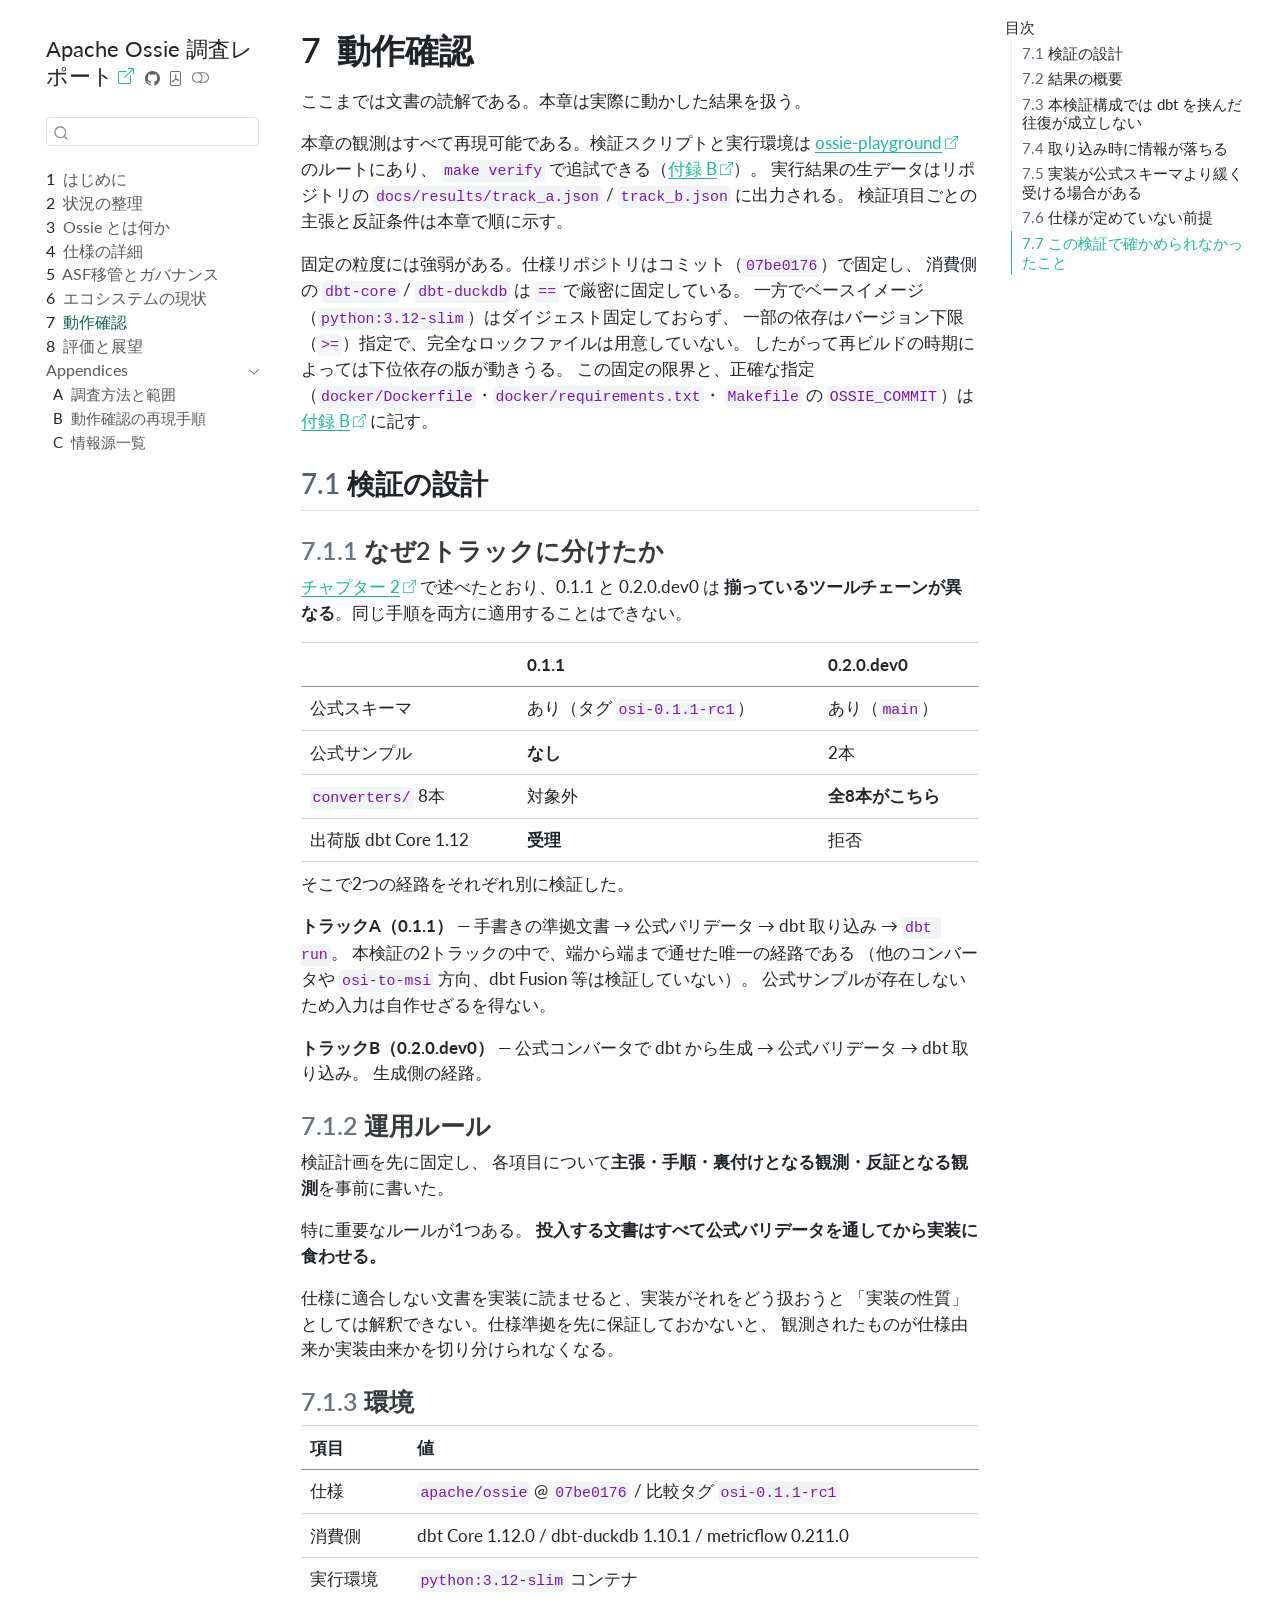
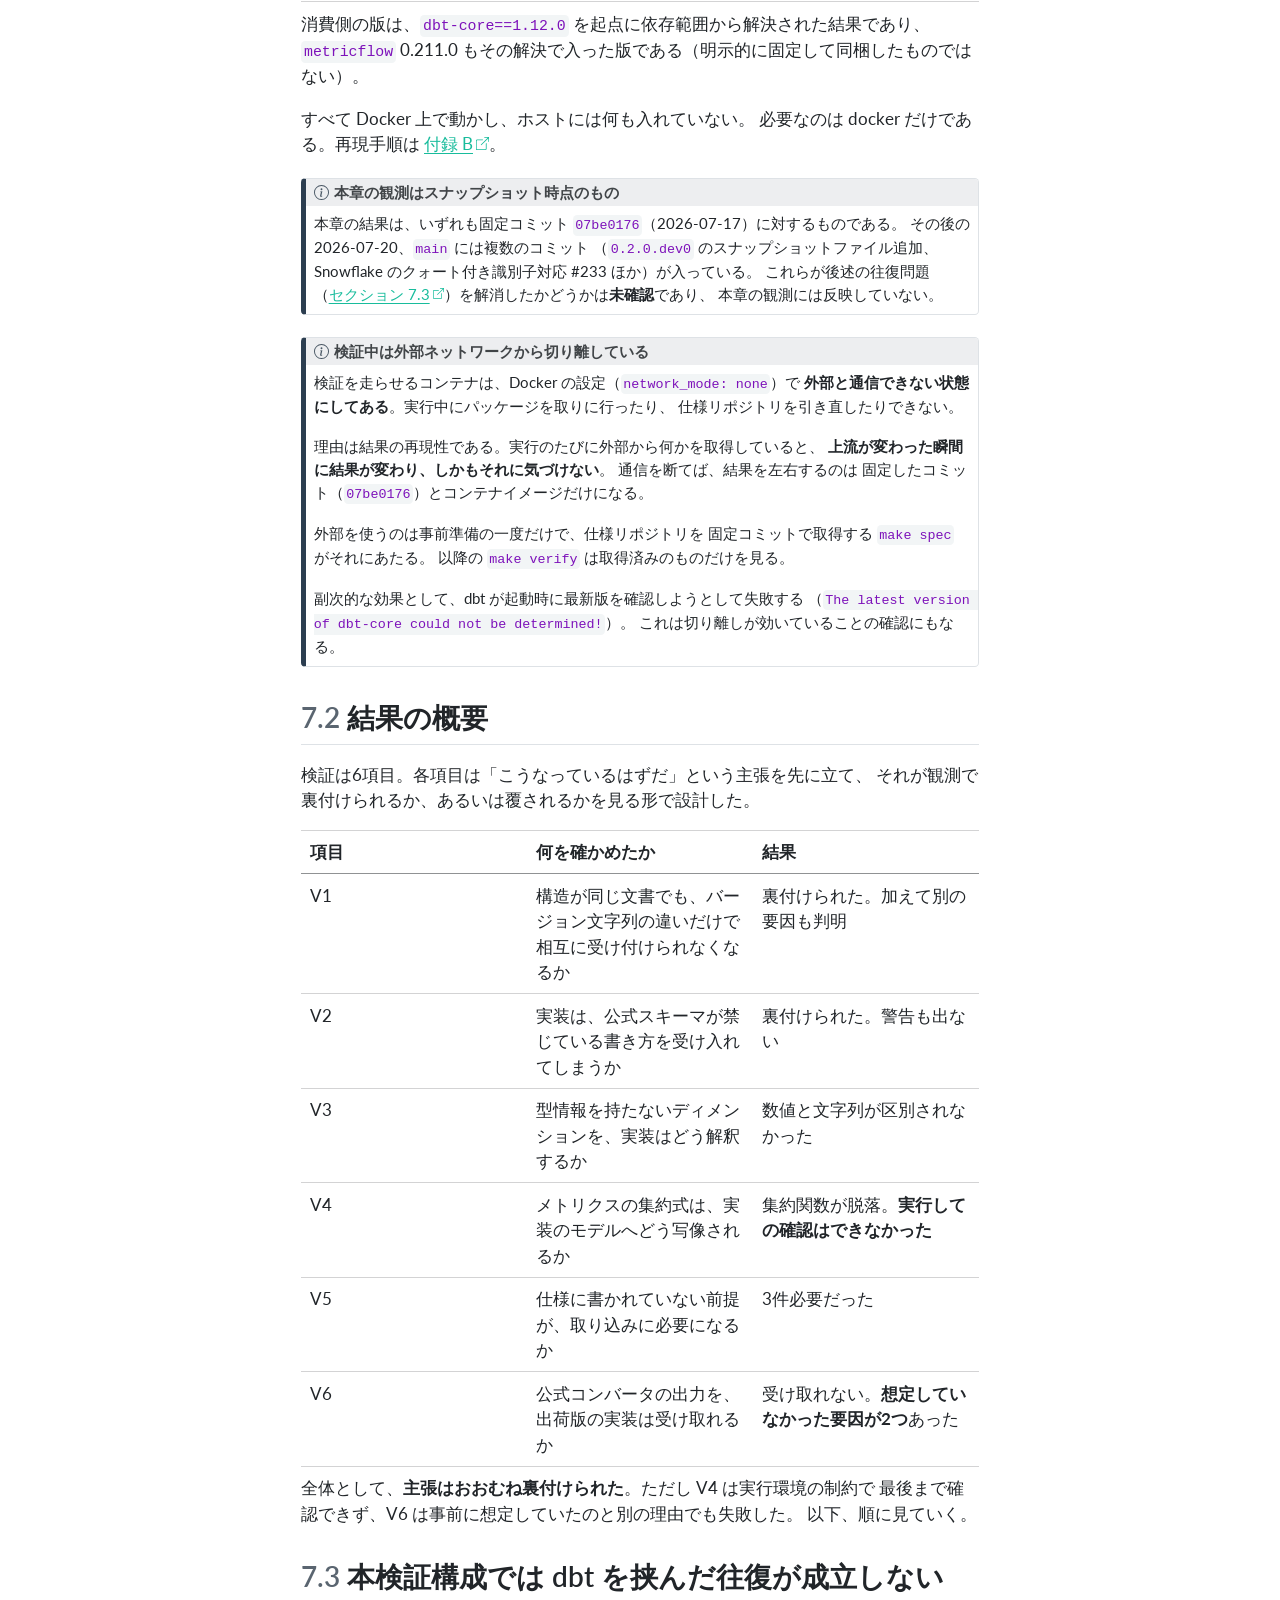
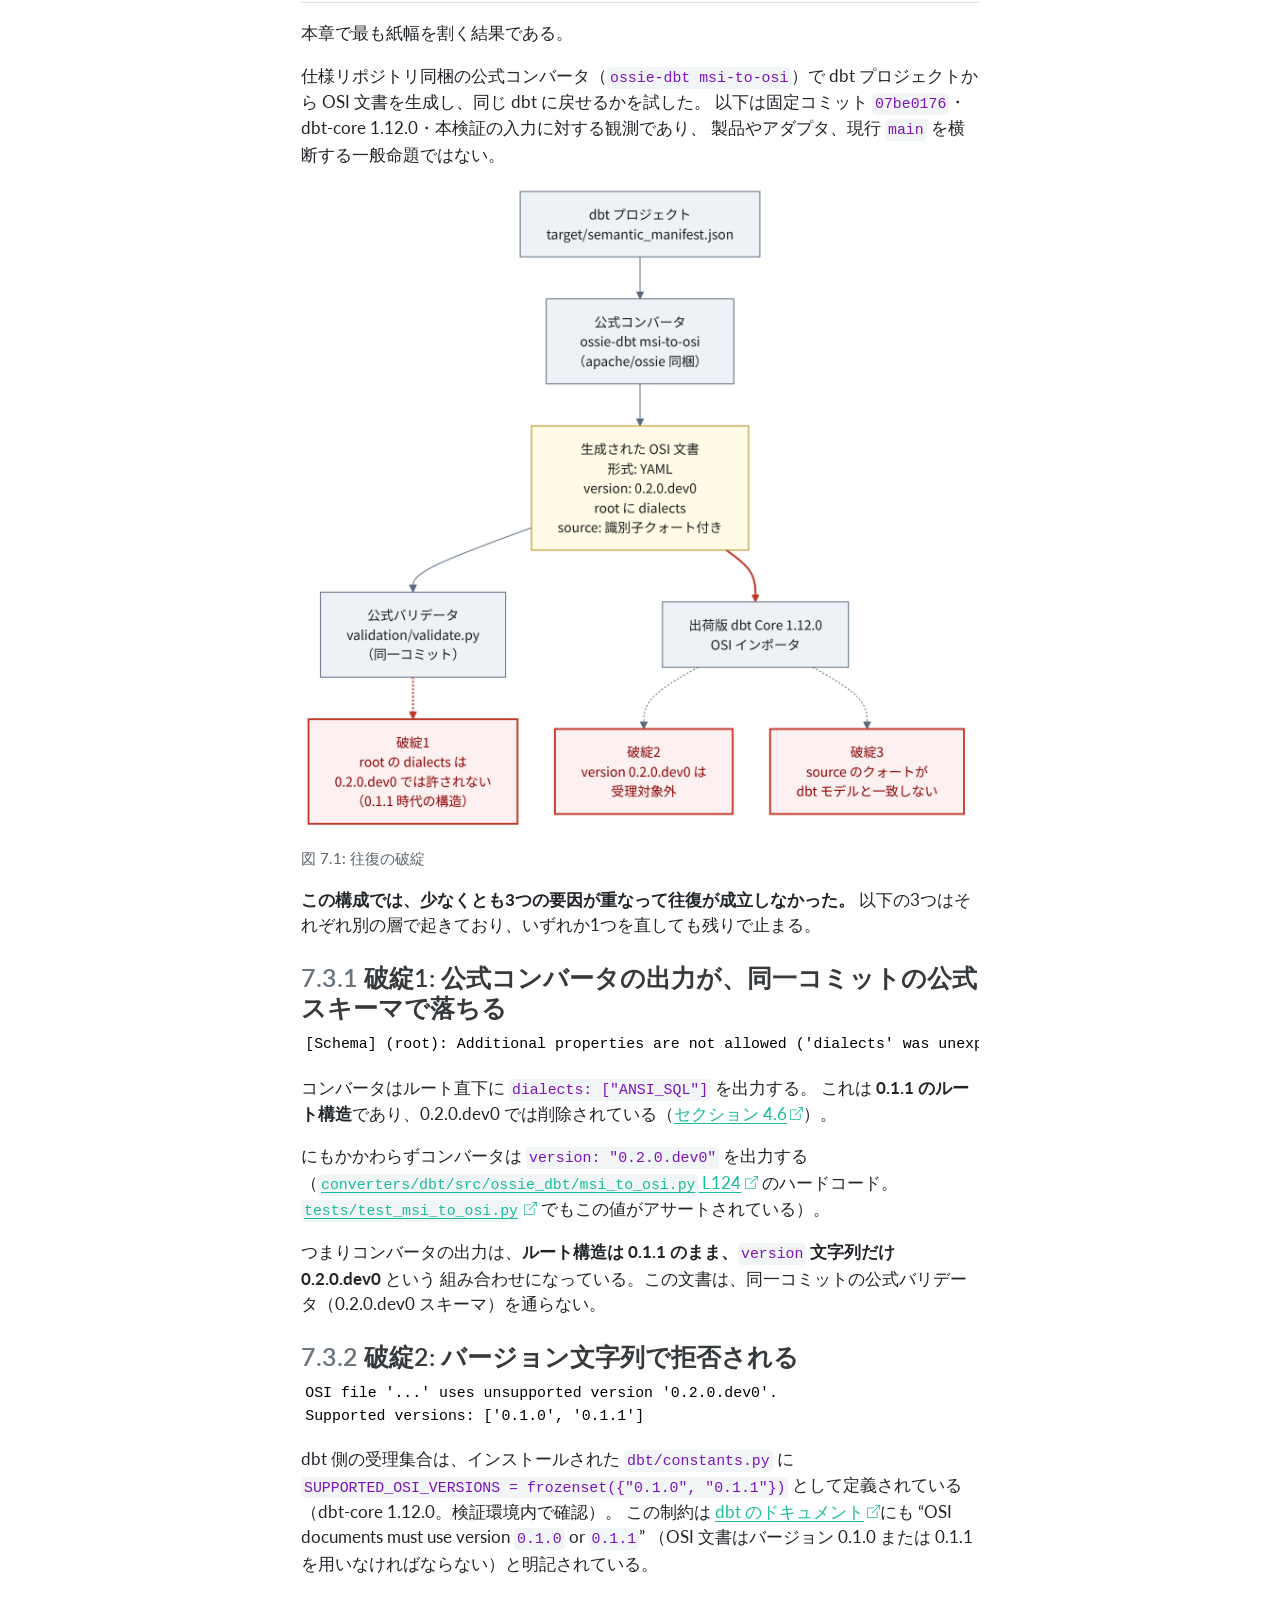
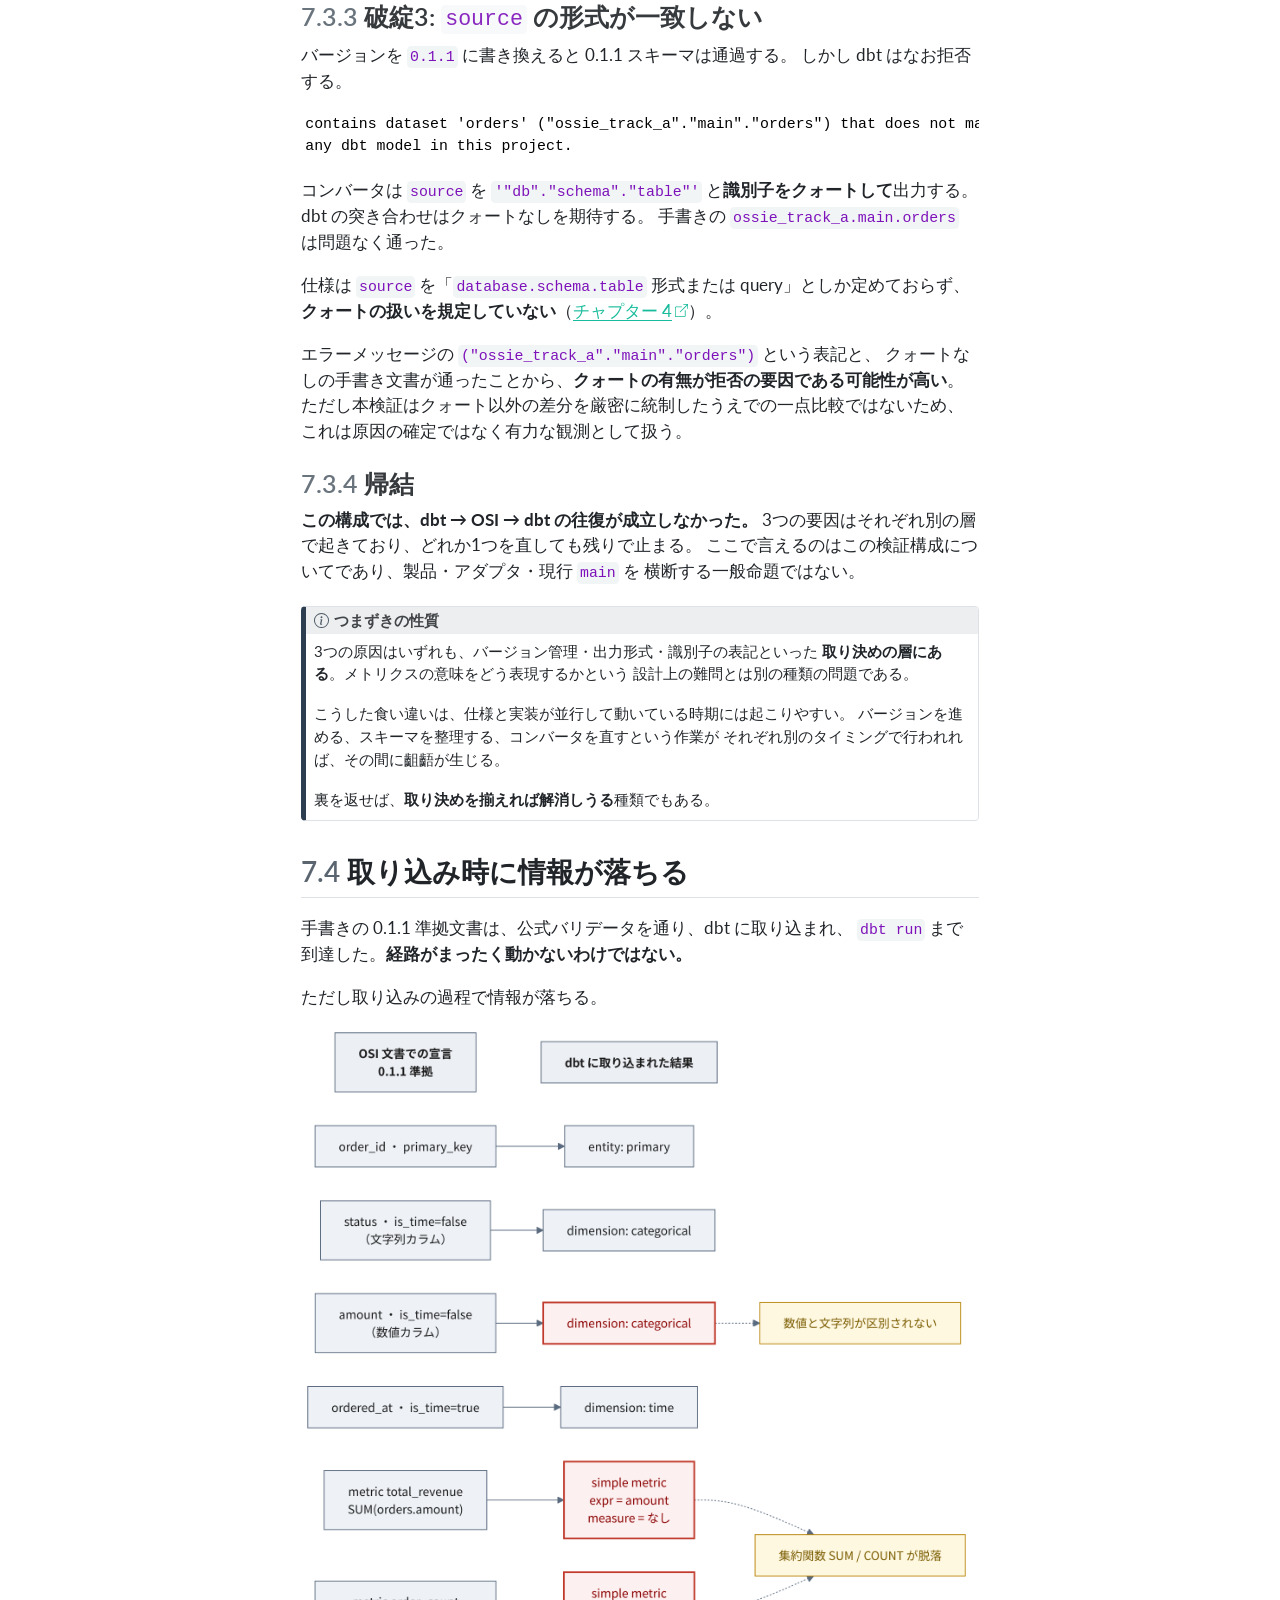
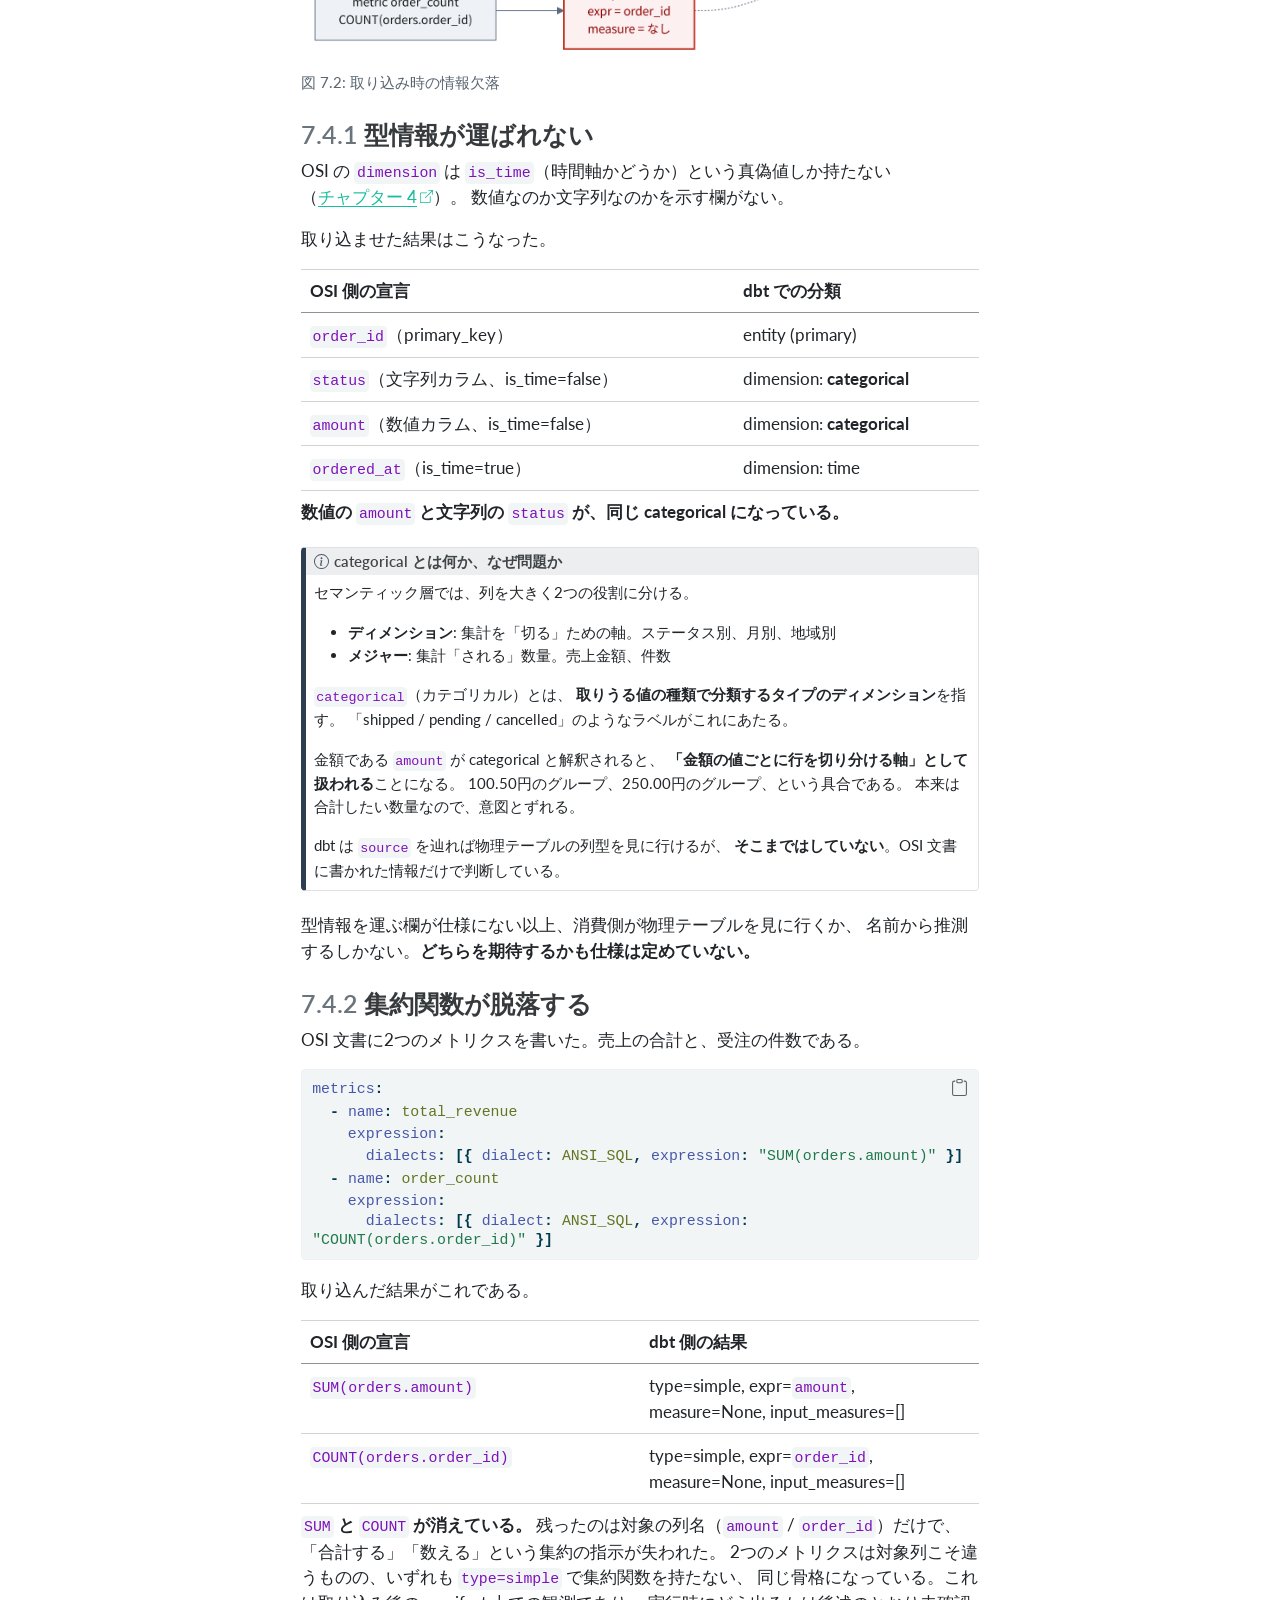
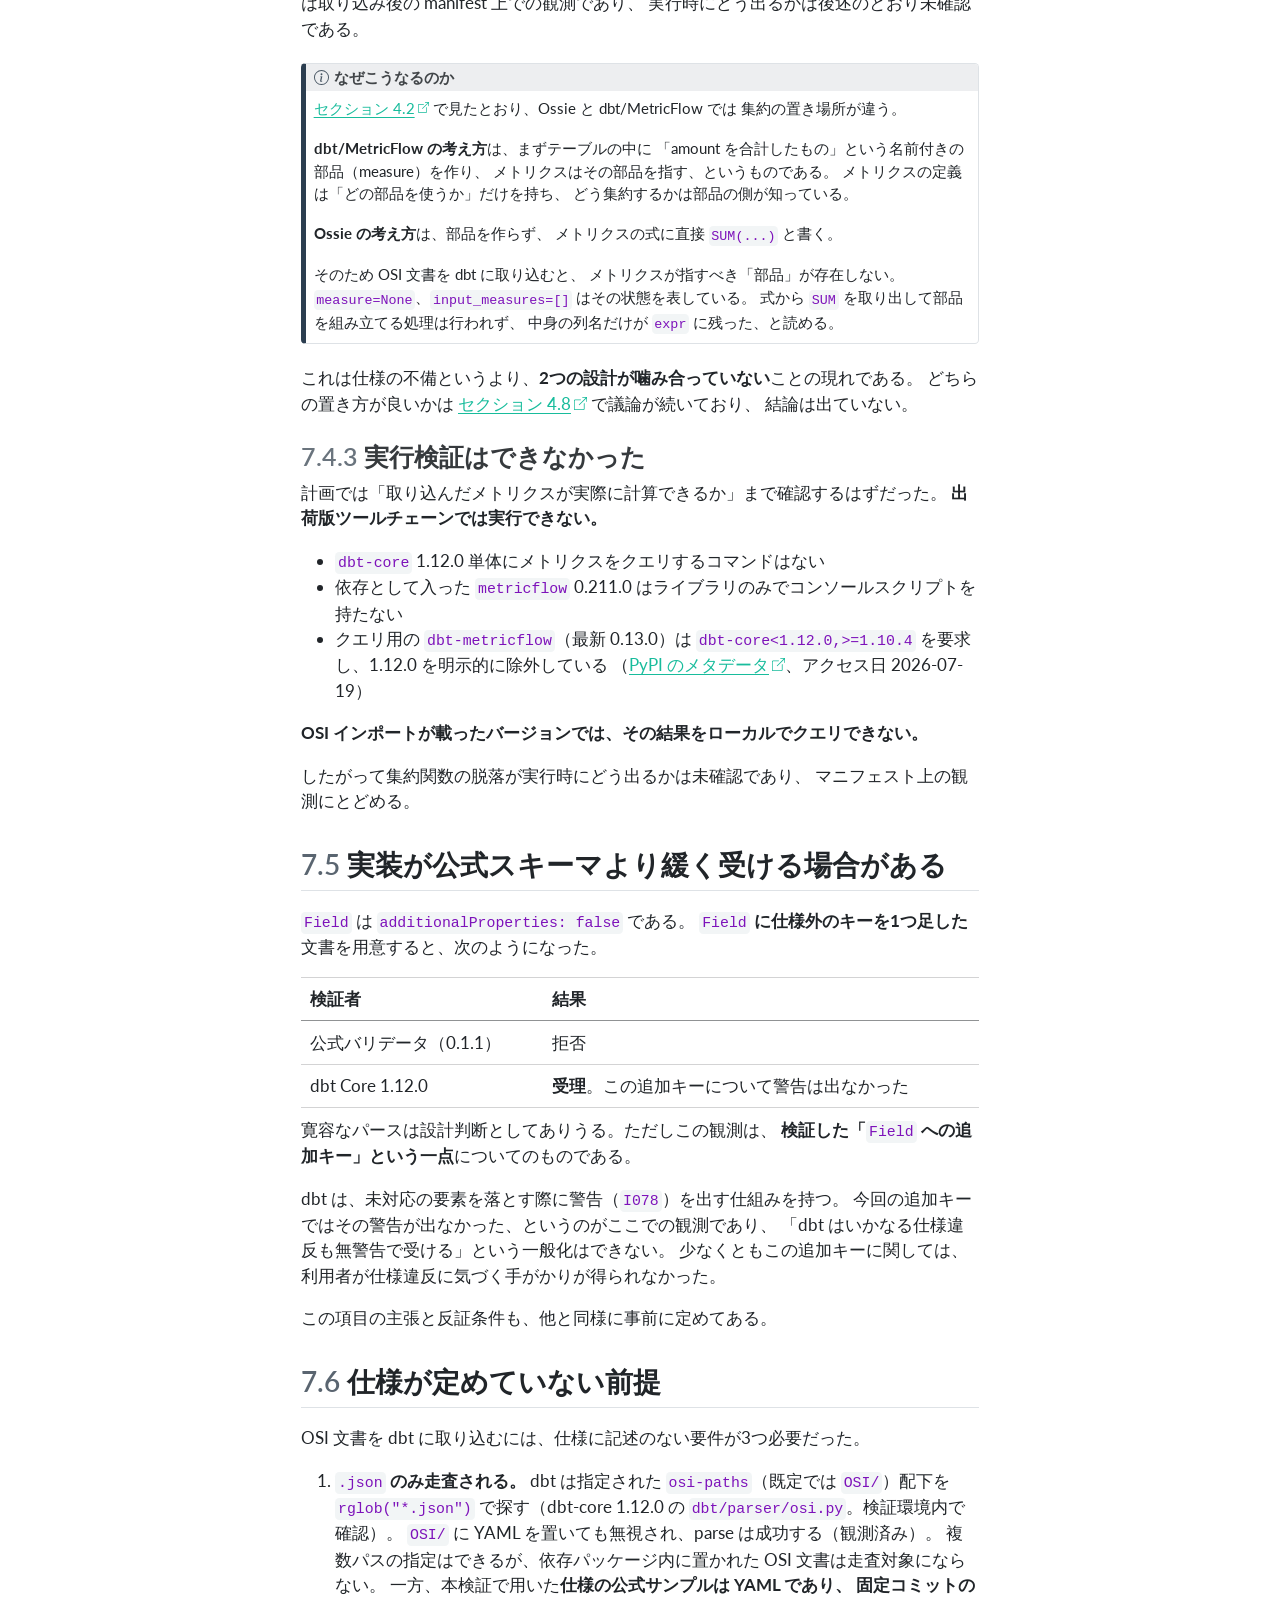
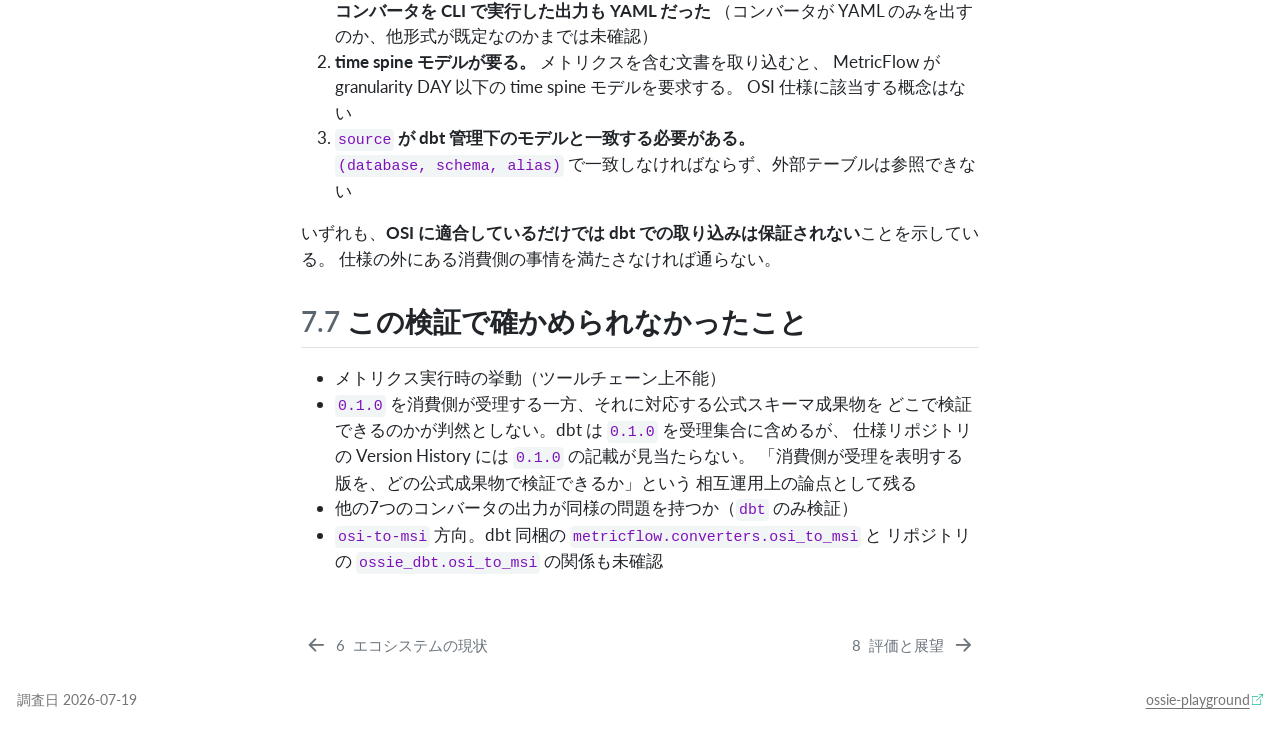
<file: chapters/06-verification.html>
<!DOCTYPE html>
<html xmlns="http://www.w3.org/1999/xhtml" lang="ja" xml:lang="ja"><head>

<meta charset="utf-8">
<meta name="generator" content="quarto-1.10.18">

<meta name="viewport" content="width=device-width, initial-scale=1.0, user-scalable=yes">

<meta name="description" content="Apache Ossie（旧 Open Semantic Interchange）を一次情報と動作確認で調べた記録">

<title>7&nbsp; 動作確認 – Apache Ossie 調査レポート</title>
<style>
/* Default styles provided by pandoc.
** See https://pandoc.org/MANUAL.html#variables-for-html for config info.
*/
span.smallcaps{font-variant: small-caps;}
div.columns{display: flex; gap: 1.5em;}
div.column{flex: auto;}
@media screen {
div.columns{gap: min(4vw, 1.5em);}
div.column{overflow-x: auto;}
}
div.hanging-indent{margin-left: 1.5em; text-indent: -1.5em;}
ul.task-list{list-style: none;}
ul.task-list li input[type="checkbox"] {
  width: 0.8em;
  margin: 0 0.8em 0.2em -1em; /* quarto-specific, see https://github.com/quarto-dev/quarto-cli/issues/4556 */ 
  vertical-align: middle;
}
/* CSS for syntax highlighting */
html { -webkit-text-size-adjust: 100%; }
pre > code.sourceCode { white-space: pre; position: relative; }
pre > code.sourceCode > span { display: inline-block; line-height: 1.25; }
pre > code.sourceCode > span:empty { height: 1.2em; }
.sourceCode { overflow: visible; }
code.sourceCode > span { color: inherit; text-decoration: inherit; }
div.sourceCode { margin: 1em 0; }
pre.sourceCode { margin: 0; }
@media screen {
div.sourceCode { overflow: auto; }
}
@media print {
pre > code.sourceCode { white-space: pre-wrap; }
pre > code.sourceCode > span { text-indent: -5em; padding-left: 5em; }
}
pre.numberSource code
  { counter-reset: source-line 0; }
pre.numberSource code > span
  { position: relative; left: -4em; counter-increment: source-line; }
pre.numberSource code > span > a:first-child::before
  { content: counter(source-line);
    position: relative; left: -1em; text-align: right; vertical-align: baseline;
    border: none; display: inline-block;
    -webkit-touch-callout: none; -webkit-user-select: none;
    -khtml-user-select: none; -moz-user-select: none;
    -ms-user-select: none; user-select: none;
    padding: 0 4px; width: 4em;
  }
pre.numberSource { margin-left: 3em;  padding-left: 4px; }
div.sourceCode
  {   }
@media screen {
pre > code.sourceCode > span > a:first-child::before { text-decoration: underline; }
}
</style>


<script src="../site_libs/quarto-nav/quarto-nav.js"></script>
<script src="../site_libs/quarto-nav/headroom.min.js"></script>
<script src="../site_libs/clipboard/clipboard.min.js"></script>
<script src="../site_libs/quarto-search/autocomplete.umd.js"></script>
<script src="../site_libs/quarto-search/fuse.min.js"></script>
<script src="../site_libs/quarto-search/quarto-search.js"></script>
<meta name="quarto:offset" content="../">
<link href="../chapters/07-assessment.html" rel="next">
<link href="../chapters/05-ecosystem.html" rel="prev">
<script src="../site_libs/quarto-html/quarto.js" type="module"></script>
<script src="../site_libs/quarto-html/tabsets/tabsets.js" type="module"></script>
<script src="../site_libs/quarto-html/popper.min.js"></script>
<script src="../site_libs/quarto-html/tippy.umd.min.js"></script>
<script src="../site_libs/quarto-html/anchor.min.js"></script>
<link href="../site_libs/quarto-html/tippy.css" rel="stylesheet">
<link href="../site_libs/quarto-html/quarto-syntax-highlighting-64a204ab8560d761af7679ceaba22944.css" rel="stylesheet" class="quarto-color-scheme" id="quarto-text-highlighting-styles">
<link href="../site_libs/quarto-html/quarto-syntax-highlighting-dark-b85bc7c33db8c58e0ec93c3465666fed.css" rel="stylesheet" class="quarto-color-scheme quarto-color-alternate" id="quarto-text-highlighting-styles">
<link href="../site_libs/quarto-html/quarto-syntax-highlighting-64a204ab8560d761af7679ceaba22944.css" rel="stylesheet" class="quarto-color-scheme-extra" id="quarto-text-highlighting-styles">
<script src="../site_libs/bootstrap/bootstrap.min.js"></script>
<link href="../site_libs/bootstrap/bootstrap-icons.css" rel="stylesheet">
<link href="../site_libs/bootstrap/bootstrap-412f3d6cc93192f4c443a4276dde7190.min.css" rel="stylesheet" append-hash="true" class="quarto-color-scheme" id="quarto-bootstrap" data-mode="light">
<link href="../site_libs/bootstrap/bootstrap-dark-27332f4fd0b2a56405d42df7c190b189.min.css" rel="stylesheet" append-hash="true" class="quarto-color-scheme quarto-color-alternate" id="quarto-bootstrap" data-mode="dark">
<link href="../site_libs/bootstrap/bootstrap-412f3d6cc93192f4c443a4276dde7190.min.css" rel="stylesheet" append-hash="true" class="quarto-color-scheme-extra" id="quarto-bootstrap" data-mode="light">
<script id="quarto-search-options" type="application/json">{
  "location": "sidebar",
  "copy-button": false,
  "collapse-after": 3,
  "panel-placement": "start",
  "type": "textbox",
  "limit": 50,
  "keyboard-shortcut": [
    "f",
    "/",
    "s"
  ],
  "show-item-context": false,
  "language": {
    "search-no-results-text": "一致なし",
    "search-matching-documents-text": "一致した文書",
    "search-copy-link-title": "検索へのリンクをコピー",
    "search-hide-matches-text": "追加の検索結果を非表示",
    "search-more-match-text": "追加の検索結果",
    "search-more-matches-text": "追加の検索結果",
    "search-clear-button-title": "消去",
    "search-text-placeholder": "",
    "search-detached-cancel-button-title": "取消",
    "search-submit-button-title": "検索",
    "search-label": "サーチ"
  }
}</script>


</head>

<body class="nav-sidebar floating quarto-light"><script id="quarto-html-before-body" type="application/javascript">
    const toggleBodyColorMode = (bsSheetEl) => {
      const mode = bsSheetEl.getAttribute("data-mode");
      const bodyEl = window.document.querySelector("body");
      if (mode === "dark") {
        bodyEl.classList.add("quarto-dark");
        bodyEl.classList.remove("quarto-light");
      } else {
        bodyEl.classList.add("quarto-light");
        bodyEl.classList.remove("quarto-dark");
      }
    }
    const toggleBodyColorPrimary = () => {
      const bsSheetEl = window.document.querySelector("link#quarto-bootstrap:not([rel=disabled-stylesheet])");
      if (bsSheetEl) {
        toggleBodyColorMode(bsSheetEl);
      }
    }
    const setColorSchemeToggle = (alternate) => {
      const toggles = window.document.querySelectorAll('.quarto-color-scheme-toggle');
      for (let i=0; i < toggles.length; i++) {
        const toggle = toggles[i];
        if (toggle) {
          if (alternate) {
            toggle.classList.add("alternate");
          } else {
            toggle.classList.remove("alternate");
          }
        }
      }
    };
    const toggleColorMode = (alternate) => {
      // Switch the stylesheets
      const primaryStylesheets = window.document.querySelectorAll('link.quarto-color-scheme:not(.quarto-color-alternate)');
      const alternateStylesheets = window.document.querySelectorAll('link.quarto-color-scheme.quarto-color-alternate');
      manageTransitions('#quarto-margin-sidebar .nav-link', false);
      if (alternate) {
        // note: dark is layered on light, we don't disable primary!
        enableStylesheet(alternateStylesheets);
        for (const sheetNode of alternateStylesheets) {
          if (sheetNode.id === "quarto-bootstrap") {
            toggleBodyColorMode(sheetNode);
          }
        }
      } else {
        disableStylesheet(alternateStylesheets);
        enableStylesheet(primaryStylesheets)
        toggleBodyColorPrimary();
      }
      manageTransitions('#quarto-margin-sidebar .nav-link', true);
      // Switch the toggles
      setColorSchemeToggle(alternate)
      // Hack to workaround the fact that safari doesn't
      // properly recolor the scrollbar when toggling (#1455)
      if (navigator.userAgent.indexOf('Safari') > 0 && navigator.userAgent.indexOf('Chrome') == -1) {
        manageTransitions("body", false);
        window.scrollTo(0, 1);
        setTimeout(() => {
          window.scrollTo(0, 0);
          manageTransitions("body", true);
        }, 40);
      }
    }
    const disableStylesheet = (stylesheets) => {
      for (let i=0; i < stylesheets.length; i++) {
        const stylesheet = stylesheets[i];
        stylesheet.rel = 'disabled-stylesheet';
      }
    }
    const enableStylesheet = (stylesheets) => {
      for (let i=0; i < stylesheets.length; i++) {
        const stylesheet = stylesheets[i];
        if(stylesheet.rel !== 'stylesheet') { // for Chrome, which will still FOUC without this check
          stylesheet.rel = 'stylesheet';
        }
      }
    }
    const manageTransitions = (selector, allowTransitions) => {
      const els = window.document.querySelectorAll(selector);
      for (let i=0; i < els.length; i++) {
        const el = els[i];
        if (allowTransitions) {
          el.classList.remove('notransition');
        } else {
          el.classList.add('notransition');
        }
      }
    }
    const isFileUrl = () => {
      return window.location.protocol === 'file:';
    }
    const hasAlternateSentinel = () => {
      let styleSentinel = getColorSchemeSentinel();
      if (styleSentinel !== null) {
        return styleSentinel === "alternate";
      } else {
        return false;
      }
    }
    const setStyleSentinel = (alternate) => {
      const value = alternate ? "alternate" : "default";
      if (!isFileUrl()) {
        window.localStorage.setItem("quarto-color-scheme", value);
      } else {
        localAlternateSentinel = value;
      }
    }
    const getColorSchemeSentinel = () => {
      if (!isFileUrl()) {
        const storageValue = window.localStorage.getItem("quarto-color-scheme");
        return storageValue != null ? storageValue : localAlternateSentinel;
      } else {
        return localAlternateSentinel;
      }
    }
    const toggleGiscusIfUsed = (isAlternate, darkModeDefault) => {
      const baseTheme = document.querySelector('#giscus-base-theme')?.value ?? 'light';
      const alternateTheme = document.querySelector('#giscus-alt-theme')?.value ?? 'dark';
      let newTheme = '';
      if(authorPrefersDark) {
        newTheme = isAlternate ? baseTheme : alternateTheme;
      } else {
        newTheme = isAlternate ? alternateTheme : baseTheme;
      }
      const changeGiscusTheme = () => {
        // From: https://github.com/giscus/giscus/issues/336
        const sendMessage = (message) => {
          const iframe = document.querySelector('iframe.giscus-frame');
          if (!iframe) return;
          iframe.contentWindow.postMessage({ giscus: message }, 'https://giscus.app');
        }
        sendMessage({
          setConfig: {
            theme: newTheme
          }
        });
      }
      const isGiscussLoaded = window.document.querySelector('iframe.giscus-frame') !== null;
      if (isGiscussLoaded) {
        changeGiscusTheme();
      }
    };
    const authorPrefersDark = false;
    const darkModeDefault = authorPrefersDark;
      document.querySelector('link#quarto-text-highlighting-styles.quarto-color-scheme-extra').rel = 'disabled-stylesheet';
      document.querySelector('link#quarto-bootstrap.quarto-color-scheme-extra').rel = 'disabled-stylesheet';
    let localAlternateSentinel = darkModeDefault ? 'alternate' : 'default';
    // Dark / light mode switch
    window.quartoToggleColorScheme = () => {
      // Read the current dark / light value
      let toAlternate = !hasAlternateSentinel();
      toggleColorMode(toAlternate);
      setStyleSentinel(toAlternate);
      toggleGiscusIfUsed(toAlternate, darkModeDefault);
      window.dispatchEvent(new Event('resize'));
    };
    // Switch to dark mode if need be
    if (hasAlternateSentinel()) {
      toggleColorMode(true);
    } else {
      toggleColorMode(false);
    }
  </script>

<div id="quarto-search-results"></div>
  <header id="quarto-header" class="headroom fixed-top">
  <nav class="quarto-secondary-nav">
    <div class="container-fluid d-flex">
      <button type="button" class="quarto-btn-toggle btn" data-bs-toggle="collapse" role="button" data-bs-target=".quarto-sidebar-collapse-item" aria-controls="quarto-sidebar" aria-expanded="false" aria-label="サイドバーを切り替える" onclick="if (window.quartoToggleHeadroom) { window.quartoToggleHeadroom(); }">
        <i class="bi bi-layout-text-sidebar-reverse"></i>
      </button>
        <nav class="quarto-page-breadcrumbs" aria-label="breadcrumb"><ol class="breadcrumb"><li class="breadcrumb-item"><a href="../chapters/06-verification.html"><span class="chapter-number">7</span>&nbsp; <span class="chapter-title">動作確認</span></a></li></ol></nav>
        <a class="flex-grow-1" role="navigation" data-bs-toggle="collapse" data-bs-target=".quarto-sidebar-collapse-item" aria-controls="quarto-sidebar" aria-expanded="false" aria-label="サイドバーを切り替える" onclick="if (window.quartoToggleHeadroom) { window.quartoToggleHeadroom(); }">      
        </a>
      <button type="button" class="btn quarto-search-button" aria-label="サーチ" onclick="window.quartoOpenSearch();">
        <i class="bi bi-search"></i>
      </button>
    </div>
  </nav>
</header>
<!-- content -->
<div id="quarto-content" class="quarto-container page-columns page-rows-contents page-layout-article">
<!-- sidebar -->
  <nav id="quarto-sidebar" class="sidebar collapse collapse-horizontal quarto-sidebar-collapse-item sidebar-navigation floating overflow-auto">
    <div class="pt-lg-2 mt-2 text-left sidebar-header">
    <div class="sidebar-title mb-0 py-0">
      <a href="../">Apache Ossie 調査レポート</a> 
        <div class="sidebar-tools-main tools-wide">
    <a href="https://github.com/dobachi/ossie-playground" title="Source Code" class="quarto-navigation-tool px-1" aria-label="Source Code"><i class="bi bi-github"></i></a>
    <a href="../apache-ossie-report-2026-07-21.pdf" title="Download PDF" class="quarto-navigation-tool px-1" aria-label="Download PDF"><i class="bi bi-file-pdf"></i></a>
  <a href="" class="quarto-color-scheme-toggle quarto-navigation-tool  px-1" onclick="window.quartoToggleColorScheme(); return false;" title="ダークモードの切り替え"><i class="bi"></i></a>
</div>
    </div>
      </div>
        <div class="mt-2 flex-shrink-0 align-items-center">
        <div class="sidebar-search">
        <div id="quarto-search" class="" title="サーチ"></div>
        </div>
        </div>
    <div class="sidebar-menu-container"> 
    <ul class="list-unstyled mt-1">
        <li class="sidebar-item">
  <div class="sidebar-item-container"> 
  <a href="../index.html" class="sidebar-item-text sidebar-link">
 <span class="menu-text"><span class="chapter-number">1</span>&nbsp; <span class="chapter-title">はじめに</span></span></a>
  </div>
</li>
        <li class="sidebar-item">
  <div class="sidebar-item-container"> 
  <a href="../chapters/01-situation.html" class="sidebar-item-text sidebar-link">
 <span class="menu-text"><span class="chapter-number">2</span>&nbsp; <span class="chapter-title">状況の整理</span></span></a>
  </div>
</li>
        <li class="sidebar-item">
  <div class="sidebar-item-container"> 
  <a href="../chapters/02-what-is-ossie.html" class="sidebar-item-text sidebar-link">
 <span class="menu-text"><span class="chapter-number">3</span>&nbsp; <span class="chapter-title">Ossie とは何か</span></span></a>
  </div>
</li>
        <li class="sidebar-item">
  <div class="sidebar-item-container"> 
  <a href="../chapters/03-specification.html" class="sidebar-item-text sidebar-link">
 <span class="menu-text"><span class="chapter-number">4</span>&nbsp; <span class="chapter-title">仕様の詳細</span></span></a>
  </div>
</li>
        <li class="sidebar-item">
  <div class="sidebar-item-container"> 
  <a href="../chapters/04-governance.html" class="sidebar-item-text sidebar-link">
 <span class="menu-text"><span class="chapter-number">5</span>&nbsp; <span class="chapter-title">ASF移管とガバナンス</span></span></a>
  </div>
</li>
        <li class="sidebar-item">
  <div class="sidebar-item-container"> 
  <a href="../chapters/05-ecosystem.html" class="sidebar-item-text sidebar-link">
 <span class="menu-text"><span class="chapter-number">6</span>&nbsp; <span class="chapter-title">エコシステムの現状</span></span></a>
  </div>
</li>
        <li class="sidebar-item">
  <div class="sidebar-item-container"> 
  <a href="../chapters/06-verification.html" class="sidebar-item-text sidebar-link active">
 <span class="menu-text"><span class="chapter-number">7</span>&nbsp; <span class="chapter-title">動作確認</span></span></a>
  </div>
</li>
        <li class="sidebar-item">
  <div class="sidebar-item-container"> 
  <a href="../chapters/07-assessment.html" class="sidebar-item-text sidebar-link">
 <span class="menu-text"><span class="chapter-number">8</span>&nbsp; <span class="chapter-title">評価と展望</span></span></a>
  </div>
</li>
        <li class="sidebar-item sidebar-item-section">
      <div class="sidebar-item-container"> 
            <a class="sidebar-item-text sidebar-link text-start" data-bs-toggle="collapse" data-bs-target="#quarto-sidebar-section-1" role="navigation" aria-expanded="true">
 <span class="menu-text">Appendices</span></a>
          <a class="sidebar-item-toggle text-start" data-bs-toggle="collapse" data-bs-target="#quarto-sidebar-section-1" role="navigation" aria-expanded="true" aria-label="セクションを切り替え">
            <i class="bi bi-chevron-right ms-2"></i>
          </a> 
      </div>
      <ul id="quarto-sidebar-section-1" class="collapse list-unstyled sidebar-section depth1 show">  
          <li class="sidebar-item">
  <div class="sidebar-item-container"> 
  <a href="../appendix/method.html" class="sidebar-item-text sidebar-link">
 <span class="menu-text"><span class="chapter-number">A</span>&nbsp; <span class="chapter-title">調査方法と範囲</span></span></a>
  </div>
</li>
          <li class="sidebar-item">
  <div class="sidebar-item-container"> 
  <a href="../appendix/reproduce.html" class="sidebar-item-text sidebar-link">
 <span class="menu-text"><span class="chapter-number">B</span>&nbsp; <span class="chapter-title">動作確認の再現手順</span></span></a>
  </div>
</li>
          <li class="sidebar-item">
  <div class="sidebar-item-container"> 
  <a href="../appendix/resources.html" class="sidebar-item-text sidebar-link">
 <span class="menu-text"><span class="chapter-number">C</span>&nbsp; <span class="chapter-title">情報源一覧</span></span></a>
  </div>
</li>
      </ul>
  </li>
    </ul>
    </div>
</nav>
<div id="quarto-sidebar-glass" class="quarto-sidebar-collapse-item" data-bs-toggle="collapse" data-bs-target=".quarto-sidebar-collapse-item"></div>
<!-- margin-sidebar -->
    <div id="quarto-margin-sidebar" class="sidebar margin-sidebar">
        <nav id="TOC" role="doc-toc" class="toc-active">
    <h2 id="toc-title">目次</h2>
   
  <ul>
  <li><a href="#検証の設計" id="toc-検証の設計" class="nav-link active" data-scroll-target="#検証の設計"><span class="header-section-number">7.1</span> 検証の設計</a>
  <ul class="collapse">
  <li><a href="#なぜ2トラックに分けたか" id="toc-なぜ2トラックに分けたか" class="nav-link" data-scroll-target="#なぜ2トラックに分けたか"><span class="header-section-number">7.1.1</span> なぜ2トラックに分けたか</a></li>
  <li><a href="#運用ルール" id="toc-運用ルール" class="nav-link" data-scroll-target="#運用ルール"><span class="header-section-number">7.1.2</span> 運用ルール</a></li>
  <li><a href="#環境" id="toc-環境" class="nav-link" data-scroll-target="#環境"><span class="header-section-number">7.1.3</span> 環境</a></li>
  </ul></li>
  <li><a href="#結果の概要" id="toc-結果の概要" class="nav-link" data-scroll-target="#結果の概要"><span class="header-section-number">7.2</span> 結果の概要</a></li>
  <li><a href="#sec-verification-roundtrip" id="toc-sec-verification-roundtrip" class="nav-link" data-scroll-target="#sec-verification-roundtrip"><span class="header-section-number">7.3</span> 本検証構成では dbt を挟んだ往復が成立しない</a>
  <ul class="collapse">
  <li><a href="#破綻1-公式コンバータの出力が同一コミットの公式スキーマで落ちる" id="toc-破綻1-公式コンバータの出力が同一コミットの公式スキーマで落ちる" class="nav-link" data-scroll-target="#破綻1-公式コンバータの出力が同一コミットの公式スキーマで落ちる"><span class="header-section-number">7.3.1</span> 破綻1: 公式コンバータの出力が、同一コミットの公式スキーマで落ちる</a></li>
  <li><a href="#破綻2-バージョン文字列で拒否される" id="toc-破綻2-バージョン文字列で拒否される" class="nav-link" data-scroll-target="#破綻2-バージョン文字列で拒否される"><span class="header-section-number">7.3.2</span> 破綻2: バージョン文字列で拒否される</a></li>
  <li><a href="#破綻3-source-の形式が一致しない" id="toc-破綻3-source-の形式が一致しない" class="nav-link" data-scroll-target="#破綻3-source-の形式が一致しない"><span class="header-section-number">7.3.3</span> 破綻3: <code>source</code> の形式が一致しない</a></li>
  <li><a href="#帰結" id="toc-帰結" class="nav-link" data-scroll-target="#帰結"><span class="header-section-number">7.3.4</span> 帰結</a></li>
  </ul></li>
  <li><a href="#sec-verification-loss" id="toc-sec-verification-loss" class="nav-link" data-scroll-target="#sec-verification-loss"><span class="header-section-number">7.4</span> 取り込み時に情報が落ちる</a>
  <ul class="collapse">
  <li><a href="#型情報が運ばれない" id="toc-型情報が運ばれない" class="nav-link" data-scroll-target="#型情報が運ばれない"><span class="header-section-number">7.4.1</span> 型情報が運ばれない</a></li>
  <li><a href="#集約関数が脱落する" id="toc-集約関数が脱落する" class="nav-link" data-scroll-target="#集約関数が脱落する"><span class="header-section-number">7.4.2</span> 集約関数が脱落する</a></li>
  <li><a href="#実行検証はできなかった" id="toc-実行検証はできなかった" class="nav-link" data-scroll-target="#実行検証はできなかった"><span class="header-section-number">7.4.3</span> 実行検証はできなかった</a></li>
  </ul></li>
  <li><a href="#実装が公式スキーマより緩く受ける場合がある" id="toc-実装が公式スキーマより緩く受ける場合がある" class="nav-link" data-scroll-target="#実装が公式スキーマより緩く受ける場合がある"><span class="header-section-number">7.5</span> 実装が公式スキーマより緩く受ける場合がある</a></li>
  <li><a href="#仕様が定めていない前提" id="toc-仕様が定めていない前提" class="nav-link" data-scroll-target="#仕様が定めていない前提"><span class="header-section-number">7.6</span> 仕様が定めていない前提</a></li>
  <li><a href="#この検証で確かめられなかったこと" id="toc-この検証で確かめられなかったこと" class="nav-link" data-scroll-target="#この検証で確かめられなかったこと"><span class="header-section-number">7.7</span> この検証で確かめられなかったこと</a></li>
  </ul>
</nav>
    </div>
<!-- main -->
<main class="content" id="quarto-document-content">


<header id="title-block-header" class="quarto-title-block default">
<div class="quarto-title">
<h1 class="title"><span id="sec-verification" class="quarto-section-identifier"><span class="chapter-number">7</span>&nbsp; <span class="chapter-title">動作確認</span></span></h1>
</div>



<div class="quarto-title-meta">

    
  
    
  </div>
  


</header>


<p>ここまでは文書の読解である。本章は実際に動かした結果を扱う。</p>
<p>本章の観測はすべて再現可能である。検証スクリプトと実行環境は <a href="https://github.com/dobachi/ossie-playground">ossie-playground</a> のルートにあり、 <code>make verify</code> で追試できる（<a href="../appendix/reproduce.html" class="quarto-xref"><span>付録 B</span></a>）。 実行結果の生データはリポジトリの <code>docs/results/track_a.json</code> / <code>track_b.json</code> に出力される。 検証項目ごとの主張と反証条件は本章で順に示す。</p>
<p>固定の粒度には強弱がある。仕様リポジトリはコミット（<code>07be0176</code>）で固定し、 消費側の <code>dbt-core</code> / <code>dbt-duckdb</code> は <code>==</code> で厳密に固定している。 一方でベースイメージ（<code>python:3.12-slim</code>）はダイジェスト固定しておらず、 一部の依存はバージョン下限（<code>&gt;=</code>）指定で、完全なロックファイルは用意していない。 したがって再ビルドの時期によっては下位依存の版が動きうる。 この固定の限界と、正確な指定（<code>docker/Dockerfile</code>・<code>docker/requirements.txt</code>・ <code>Makefile</code> の <code>OSSIE_COMMIT</code>）は <a href="../appendix/reproduce.html" class="quarto-xref"><span>付録 B</span></a> に記す。</p>
<section id="検証の設計" class="level2" data-number="7.1">
<h2 data-number="7.1" class="anchored" data-anchor-id="検証の設計"><span class="header-section-number">7.1</span> 検証の設計</h2>
<section id="なぜ2トラックに分けたか" class="level3" data-number="7.1.1">
<h3 data-number="7.1.1" class="anchored" data-anchor-id="なぜ2トラックに分けたか"><span class="header-section-number">7.1.1</span> なぜ2トラックに分けたか</h3>
<p><a href="01-situation.html" class="quarto-xref"><span>チャプター 2</span></a> で述べたとおり、0.1.1 と 0.2.0.dev0 は <strong>揃っているツールチェーンが異なる</strong>。同じ手順を両方に適用することはできない。</p>
<table class="caption-top table">
<thead>
<tr class="header">
<th></th>
<th>0.1.1</th>
<th>0.2.0.dev0</th>
</tr>
</thead>
<tbody>
<tr class="odd">
<td>公式スキーマ</td>
<td>あり（タグ <code>osi-0.1.1-rc1</code>）</td>
<td>あり（<code>main</code>）</td>
</tr>
<tr class="even">
<td>公式サンプル</td>
<td><strong>なし</strong></td>
<td>2本</td>
</tr>
<tr class="odd">
<td><code>converters/</code> 8本</td>
<td>対象外</td>
<td><strong>全8本がこちら</strong></td>
</tr>
<tr class="even">
<td>出荷版 dbt Core 1.12</td>
<td><strong>受理</strong></td>
<td>拒否</td>
</tr>
</tbody>
</table>
<p>そこで2つの経路をそれぞれ別に検証した。</p>
<p><strong>トラックA（0.1.1）</strong> — 手書きの準拠文書 → 公式バリデータ → dbt 取り込み → <code>dbt run</code>。 本検証の2トラックの中で、端から端まで通せた唯一の経路である （他のコンバータや <code>osi-to-msi</code> 方向、dbt Fusion 等は検証していない）。 公式サンプルが存在しないため入力は自作せざるを得ない。</p>
<p><strong>トラックB（0.2.0.dev0）</strong> — 公式コンバータで dbt から生成 → 公式バリデータ → dbt 取り込み。 生成側の経路。</p>
</section>
<section id="運用ルール" class="level3" data-number="7.1.2">
<h3 data-number="7.1.2" class="anchored" data-anchor-id="運用ルール"><span class="header-section-number">7.1.2</span> 運用ルール</h3>
<p>検証計画を先に固定し、 各項目について<strong>主張・手順・裏付けとなる観測・反証となる観測</strong>を事前に書いた。</p>
<p>特に重要なルールが1つある。 <strong>投入する文書はすべて公式バリデータを通してから実装に食わせる。</strong></p>
<p>仕様に適合しない文書を実装に読ませると、実装がそれをどう扱おうと 「実装の性質」としては解釈できない。仕様準拠を先に保証しておかないと、 観測されたものが仕様由来か実装由来かを切り分けられなくなる。</p>
</section>
<section id="環境" class="level3" data-number="7.1.3">
<h3 data-number="7.1.3" class="anchored" data-anchor-id="環境"><span class="header-section-number">7.1.3</span> 環境</h3>
<table class="caption-top table">
<thead>
<tr class="header">
<th>項目</th>
<th>値</th>
</tr>
</thead>
<tbody>
<tr class="odd">
<td>仕様</td>
<td><code>apache/ossie</code> @ <code>07be0176</code> / 比較タグ <code>osi-0.1.1-rc1</code></td>
</tr>
<tr class="even">
<td>消費側</td>
<td>dbt Core 1.12.0 / dbt-duckdb 1.10.1 / metricflow 0.211.0</td>
</tr>
<tr class="odd">
<td>実行環境</td>
<td><code>python:3.12-slim</code> コンテナ</td>
</tr>
</tbody>
</table>
<p>消費側の版は、<code>dbt-core==1.12.0</code> を起点に依存範囲から解決された結果であり、 <code>metricflow</code> 0.211.0 もその解決で入った版である（明示的に固定して同梱したものではない）。</p>
<p>すべて Docker 上で動かし、ホストには何も入れていない。 必要なのは docker だけである。再現手順は <a href="../appendix/reproduce.html" class="quarto-xref"><span>付録 B</span></a>。</p>
<div class="callout callout-style-default callout-note callout-titled">
<div class="callout-header d-flex align-content-center">
<div class="callout-icon-container">
<i class="callout-icon"></i>
</div>
<div class="callout-title-container flex-fill">
<span class="screen-reader-only">ノート</span>本章の観測はスナップショット時点のもの
</div>
</div>
<div class="callout-body-container callout-body">
<p>本章の結果は、いずれも固定コミット <code>07be0176</code>（2026-07-17）に対するものである。 その後の 2026-07-20、<code>main</code> には複数のコミット （<code>0.2.0.dev0</code> のスナップショットファイル追加、Snowflake のクォート付き識別子対応 #233 ほか）が入っている。 これらが後述の往復問題（<a href="#sec-verification-roundtrip" class="quarto-xref"><span>セクション 7.3</span></a>）を解消したかどうかは<strong>未確認</strong>であり、 本章の観測には反映していない。</p>
</div>
</div>
<div class="callout callout-style-default callout-note callout-titled">
<div class="callout-header d-flex align-content-center">
<div class="callout-icon-container">
<i class="callout-icon"></i>
</div>
<div class="callout-title-container flex-fill">
<span class="screen-reader-only">ノート</span>検証中は外部ネットワークから切り離している
</div>
</div>
<div class="callout-body-container callout-body">
<p>検証を走らせるコンテナは、Docker の設定（<code>network_mode: none</code>）で <strong>外部と通信できない状態にしてある</strong>。実行中にパッケージを取りに行ったり、 仕様リポジトリを引き直したりできない。</p>
<p>理由は結果の再現性である。実行のたびに外部から何かを取得していると、 <strong>上流が変わった瞬間に結果が変わり、しかもそれに気づけない</strong>。 通信を断てば、結果を左右するのは 固定したコミット（<code>07be0176</code>）とコンテナイメージだけになる。</p>
<p>外部を使うのは事前準備の一度だけで、仕様リポジトリを 固定コミットで取得する <code>make spec</code> がそれにあたる。 以降の <code>make verify</code> は取得済みのものだけを見る。</p>
<p>副次的な効果として、dbt が起動時に最新版を確認しようとして失敗する （<code>The latest version of dbt-core could not be determined!</code>）。 これは切り離しが効いていることの確認にもなる。</p>
</div>
</div>
</section>
</section>
<section id="結果の概要" class="level2" data-number="7.2">
<h2 data-number="7.2" class="anchored" data-anchor-id="結果の概要"><span class="header-section-number">7.2</span> 結果の概要</h2>
<p>検証は6項目。各項目は「こうなっているはずだ」という主張を先に立て、 それが観測で裏付けられるか、あるいは覆されるかを見る形で設計した。</p>
<table class="caption-top table">
<colgroup>
<col style="width: 33%">
<col style="width: 33%">
<col style="width: 33%">
</colgroup>
<thead>
<tr class="header">
<th>項目</th>
<th>何を確かめたか</th>
<th>結果</th>
</tr>
</thead>
<tbody>
<tr class="odd">
<td>V1</td>
<td>構造が同じ文書でも、バージョン文字列の違いだけで相互に受け付けられなくなるか</td>
<td>裏付けられた。加えて別の要因も判明</td>
</tr>
<tr class="even">
<td>V2</td>
<td>実装は、公式スキーマが禁じている書き方を受け入れてしまうか</td>
<td>裏付けられた。警告も出ない</td>
</tr>
<tr class="odd">
<td>V3</td>
<td>型情報を持たないディメンションを、実装はどう解釈するか</td>
<td>数値と文字列が区別されなかった</td>
</tr>
<tr class="even">
<td>V4</td>
<td>メトリクスの集約式は、実装のモデルへどう写像されるか</td>
<td>集約関数が脱落。<strong>実行しての確認はできなかった</strong></td>
</tr>
<tr class="odd">
<td>V5</td>
<td>仕様に書かれていない前提が、取り込みに必要になるか</td>
<td>3件必要だった</td>
</tr>
<tr class="even">
<td>V6</td>
<td>公式コンバータの出力を、出荷版の実装は受け取れるか</td>
<td>受け取れない。<strong>想定していなかった要因が2つ</strong>あった</td>
</tr>
</tbody>
</table>
<p>全体として、<strong>主張はおおむね裏付けられた</strong>。ただし V4 は実行環境の制約で 最後まで確認できず、V6 は事前に想定していたのと別の理由でも失敗した。 以下、順に見ていく。</p>
</section>
<section id="sec-verification-roundtrip" class="level2" data-number="7.3">
<h2 data-number="7.3" class="anchored" data-anchor-id="sec-verification-roundtrip"><span class="header-section-number">7.3</span> 本検証構成では dbt を挟んだ往復が成立しない</h2>
<p>本章で最も紙幅を割く結果である。</p>
<p>仕様リポジトリ同梱の公式コンバータ（<code>ossie-dbt msi-to-osi</code>）で dbt プロジェクトから OSI 文書を生成し、同じ dbt に戻せるかを試した。 以下は固定コミット <code>07be0176</code>・dbt-core 1.12.0・本検証の入力に対する観測であり、 製品やアダプタ、現行 <code>main</code> を横断する一般命題ではない。</p>
<div id="fig-roundtrip" class="quarto-float quarto-figure quarto-figure-center anchored">
<figure class="quarto-float quarto-float-fig figure">
<div aria-describedby="fig-roundtrip-caption-0ceaefa1-69ba-4598-a22c-09a6ac19f8ca">
<img src="../diagrams/02-roundtrip-failure.png" class="img-fluid figure-img">
</div>
<figcaption class="quarto-float-caption-bottom quarto-float-caption quarto-float-fig" id="fig-roundtrip-caption-0ceaefa1-69ba-4598-a22c-09a6ac19f8ca">
図&nbsp;7.1: 往復の破綻
</figcaption>
</figure>
</div>
<p><strong>この構成では、少なくとも3つの要因が重なって往復が成立しなかった。</strong> 以下の3つはそれぞれ別の層で起きており、いずれか1つを直しても残りで止まる。</p>
<section id="破綻1-公式コンバータの出力が同一コミットの公式スキーマで落ちる" class="level3" data-number="7.3.1">
<h3 data-number="7.3.1" class="anchored" data-anchor-id="破綻1-公式コンバータの出力が同一コミットの公式スキーマで落ちる"><span class="header-section-number">7.3.1</span> 破綻1: 公式コンバータの出力が、同一コミットの公式スキーマで落ちる</h3>
<pre><code>[Schema] (root): Additional properties are not allowed ('dialects' was unexpected)</code></pre>
<p>コンバータはルート直下に <code>dialects: ["ANSI_SQL"]</code> を出力する。 これは <strong>0.1.1 のルート構造</strong>であり、0.2.0.dev0 では削除されている（<a href="03-specification.html#sec-spec-diff" class="quarto-xref"><span>セクション 4.6</span></a>）。</p>
<p>にもかかわらずコンバータは <code>version: "0.2.0.dev0"</code> を出力する （<a href="https://github.com/apache/ossie/blob/07be0176e48af67f0b46e0957a87a154586abf38/converters/dbt/src/ossie_dbt/msi_to_osi.py#L124"><code>converters/dbt/src/ossie_dbt/msi_to_osi.py</code> L124</a> のハードコード。 <a href="https://github.com/apache/ossie/blob/07be0176e48af67f0b46e0957a87a154586abf38/converters/dbt/tests/test_msi_to_osi.py"><code>tests/test_msi_to_osi.py</code></a> でもこの値がアサートされている）。</p>
<p>つまりコンバータの出力は、<strong>ルート構造は 0.1.1 のまま、<code>version</code> 文字列だけ 0.2.0.dev0</strong> という 組み合わせになっている。この文書は、同一コミットの公式バリデータ（0.2.0.dev0 スキーマ）を通らない。</p>
</section>
<section id="破綻2-バージョン文字列で拒否される" class="level3" data-number="7.3.2">
<h3 data-number="7.3.2" class="anchored" data-anchor-id="破綻2-バージョン文字列で拒否される"><span class="header-section-number">7.3.2</span> 破綻2: バージョン文字列で拒否される</h3>
<pre><code>OSI file '...' uses unsupported version '0.2.0.dev0'.
Supported versions: ['0.1.0', '0.1.1']</code></pre>
<p>dbt 側の受理集合は、インストールされた <code>dbt/constants.py</code> に <code>SUPPORTED_OSI_VERSIONS = frozenset({"0.1.0", "0.1.1"})</code> として定義されている （dbt-core 1.12.0。検証環境内で確認）。 この制約は <a href="https://docs.getdbt.com/docs/build/osi-semantic-models">dbt のドキュメント</a>にも “OSI documents must use version <code>0.1.0</code> or <code>0.1.1</code>” （OSI 文書はバージョン 0.1.0 または 0.1.1 を用いなければならない）と明記されている。</p>
</section>
<section id="破綻3-source-の形式が一致しない" class="level3" data-number="7.3.3">
<h3 data-number="7.3.3" class="anchored" data-anchor-id="破綻3-source-の形式が一致しない"><span class="header-section-number">7.3.3</span> 破綻3: <code>source</code> の形式が一致しない</h3>
<p>バージョンを <code>0.1.1</code> に書き換えると 0.1.1 スキーマは通過する。 しかし dbt はなお拒否する。</p>
<pre><code>contains dataset 'orders' ("ossie_track_a"."main"."orders") that does not match
any dbt model in this project.</code></pre>
<p>コンバータは <code>source</code> を <code>'"db"."schema"."table"'</code> と<strong>識別子をクォートして</strong>出力する。 dbt の突き合わせはクォートなしを期待する。 手書きの <code>ossie_track_a.main.orders</code> は問題なく通った。</p>
<p>仕様は <code>source</code> を「<code>database.schema.table</code> 形式または query」としか定めておらず、 <strong>クォートの扱いを規定していない</strong>（<a href="03-specification.html" class="quarto-xref"><span>チャプター 4</span></a>）。</p>
<p>エラーメッセージの <code>("ossie_track_a"."main"."orders")</code> という表記と、 クォートなしの手書き文書が通ったことから、<strong>クォートの有無が拒否の要因である可能性が高い</strong>。 ただし本検証はクォート以外の差分を厳密に統制したうえでの一点比較ではないため、 これは原因の確定ではなく有力な観測として扱う。</p>
</section>
<section id="帰結" class="level3" data-number="7.3.4">
<h3 data-number="7.3.4" class="anchored" data-anchor-id="帰結"><span class="header-section-number">7.3.4</span> 帰結</h3>
<p><strong>この構成では、dbt → OSI → dbt の往復が成立しなかった。</strong> 3つの要因はそれぞれ別の層で起きており、どれか1つを直しても残りで止まる。 ここで言えるのはこの検証構成についてであり、製品・アダプタ・現行 <code>main</code> を 横断する一般命題ではない。</p>
<div class="callout callout-style-default callout-note callout-titled">
<div class="callout-header d-flex align-content-center">
<div class="callout-icon-container">
<i class="callout-icon"></i>
</div>
<div class="callout-title-container flex-fill">
<span class="screen-reader-only">ノート</span>つまずきの性質
</div>
</div>
<div class="callout-body-container callout-body">
<p>3つの原因はいずれも、バージョン管理・出力形式・識別子の表記といった <strong>取り決めの層にある</strong>。メトリクスの意味をどう表現するかという 設計上の難問とは別の種類の問題である。</p>
<p>こうした食い違いは、仕様と実装が並行して動いている時期には起こりやすい。 バージョンを進める、スキーマを整理する、コンバータを直すという作業が それぞれ別のタイミングで行われれば、その間に齟齬が生じる。</p>
<p>裏を返せば、<strong>取り決めを揃えれば解消しうる</strong>種類でもある。</p>
</div>
</div>
</section>
</section>
<section id="sec-verification-loss" class="level2" data-number="7.4">
<h2 data-number="7.4" class="anchored" data-anchor-id="sec-verification-loss"><span class="header-section-number">7.4</span> 取り込み時に情報が落ちる</h2>
<p>手書きの 0.1.1 準拠文書は、公式バリデータを通り、dbt に取り込まれ、 <code>dbt run</code> まで到達した。<strong>経路がまったく動かないわけではない。</strong></p>
<p>ただし取り込みの過程で情報が落ちる。</p>
<div id="fig-loss" class="quarto-float quarto-figure quarto-figure-center anchored">
<figure class="quarto-float quarto-float-fig figure">
<div aria-describedby="fig-loss-caption-0ceaefa1-69ba-4598-a22c-09a6ac19f8ca">
<img src="../diagrams/03-semantic-loss.png" class="img-fluid figure-img">
</div>
<figcaption class="quarto-float-caption-bottom quarto-float-caption quarto-float-fig" id="fig-loss-caption-0ceaefa1-69ba-4598-a22c-09a6ac19f8ca">
図&nbsp;7.2: 取り込み時の情報欠落
</figcaption>
</figure>
</div>
<section id="型情報が運ばれない" class="level3" data-number="7.4.1">
<h3 data-number="7.4.1" class="anchored" data-anchor-id="型情報が運ばれない"><span class="header-section-number">7.4.1</span> 型情報が運ばれない</h3>
<p>OSI の <code>dimension</code> は <code>is_time</code>（時間軸かどうか）という真偽値しか持たない（<a href="03-specification.html" class="quarto-xref"><span>チャプター 4</span></a>）。 数値なのか文字列なのかを示す欄がない。</p>
<p>取り込ませた結果はこうなった。</p>
<table class="caption-top table">
<thead>
<tr class="header">
<th>OSI 側の宣言</th>
<th>dbt での分類</th>
</tr>
</thead>
<tbody>
<tr class="odd">
<td><code>order_id</code>（primary_key）</td>
<td>entity (primary)</td>
</tr>
<tr class="even">
<td><code>status</code>（文字列カラム、is_time=false）</td>
<td>dimension: <strong>categorical</strong></td>
</tr>
<tr class="odd">
<td><code>amount</code>（数値カラム、is_time=false）</td>
<td>dimension: <strong>categorical</strong></td>
</tr>
<tr class="even">
<td><code>ordered_at</code>（is_time=true）</td>
<td>dimension: time</td>
</tr>
</tbody>
</table>
<p><strong>数値の <code>amount</code> と文字列の <code>status</code> が、同じ categorical になっている。</strong></p>
<div class="callout callout-style-default callout-note callout-titled">
<div class="callout-header d-flex align-content-center">
<div class="callout-icon-container">
<i class="callout-icon"></i>
</div>
<div class="callout-title-container flex-fill">
<span class="screen-reader-only">ノート</span>categorical とは何か、なぜ問題か
</div>
</div>
<div class="callout-body-container callout-body">
<p>セマンティック層では、列を大きく2つの役割に分ける。</p>
<ul>
<li><strong>ディメンション</strong>: 集計を「切る」ための軸。ステータス別、月別、地域別</li>
<li><strong>メジャー</strong>: 集計「される」数量。売上金額、件数</li>
</ul>
<p><code>categorical</code>（カテゴリカル）とは、 <strong>取りうる値の種類で分類するタイプのディメンション</strong>を指す。 「shipped / pending / cancelled」のようなラベルがこれにあたる。</p>
<p>金額である <code>amount</code> が categorical と解釈されると、 <strong>「金額の値ごとに行を切り分ける軸」として扱われる</strong>ことになる。 100.50円のグループ、250.00円のグループ、という具合である。 本来は合計したい数量なので、意図とずれる。</p>
<p>dbt は <code>source</code> を辿れば物理テーブルの列型を見に行けるが、 <strong>そこまではしていない</strong>。OSI 文書に書かれた情報だけで判断している。</p>
</div>
</div>
<p>型情報を運ぶ欄が仕様にない以上、消費側が物理テーブルを見に行くか、 名前から推測するしかない。<strong>どちらを期待するかも仕様は定めていない。</strong></p>
</section>
<section id="集約関数が脱落する" class="level3" data-number="7.4.2">
<h3 data-number="7.4.2" class="anchored" data-anchor-id="集約関数が脱落する"><span class="header-section-number">7.4.2</span> 集約関数が脱落する</h3>
<p>OSI 文書に2つのメトリクスを書いた。売上の合計と、受注の件数である。</p>
<div class="code-copy-outer-scaffold"><div class="sourceCode" id="cb4"><pre class="sourceCode yaml code-with-copy"><code class="sourceCode yaml"><span id="cb4-1"><a href="#cb4-1" aria-hidden="true" tabindex="-1"></a><span class="fu">metrics</span><span class="kw">:</span></span>
<span id="cb4-2"><a href="#cb4-2" aria-hidden="true" tabindex="-1"></a><span class="at">  </span><span class="kw">-</span><span class="at"> </span><span class="fu">name</span><span class="kw">:</span><span class="at"> total_revenue</span></span>
<span id="cb4-3"><a href="#cb4-3" aria-hidden="true" tabindex="-1"></a><span class="at">    </span><span class="fu">expression</span><span class="kw">:</span></span>
<span id="cb4-4"><a href="#cb4-4" aria-hidden="true" tabindex="-1"></a><span class="at">      </span><span class="fu">dialects</span><span class="kw">:</span><span class="at"> </span><span class="kw">[{</span><span class="at"> </span><span class="fu">dialect</span><span class="kw">:</span><span class="at"> ANSI_SQL</span><span class="kw">,</span><span class="at"> </span><span class="fu">expression</span><span class="kw">:</span><span class="at"> </span><span class="st">"SUM(orders.amount)"</span><span class="at"> </span><span class="kw">}]</span></span>
<span id="cb4-5"><a href="#cb4-5" aria-hidden="true" tabindex="-1"></a><span class="at">  </span><span class="kw">-</span><span class="at"> </span><span class="fu">name</span><span class="kw">:</span><span class="at"> order_count</span></span>
<span id="cb4-6"><a href="#cb4-6" aria-hidden="true" tabindex="-1"></a><span class="at">    </span><span class="fu">expression</span><span class="kw">:</span></span>
<span id="cb4-7"><a href="#cb4-7" aria-hidden="true" tabindex="-1"></a><span class="at">      </span><span class="fu">dialects</span><span class="kw">:</span><span class="at"> </span><span class="kw">[{</span><span class="at"> </span><span class="fu">dialect</span><span class="kw">:</span><span class="at"> ANSI_SQL</span><span class="kw">,</span><span class="at"> </span><span class="fu">expression</span><span class="kw">:</span><span class="at"> </span><span class="st">"COUNT(orders.order_id)"</span><span class="at"> </span><span class="kw">}]</span></span></code></pre></div><button title="コピー" class="code-copy-button"><i class="bi"></i></button></div>
<p>取り込んだ結果がこれである。</p>
<table class="caption-top table">
<colgroup>
<col style="width: 50%">
<col style="width: 50%">
</colgroup>
<thead>
<tr class="header">
<th>OSI 側の宣言</th>
<th>dbt 側の結果</th>
</tr>
</thead>
<tbody>
<tr class="odd">
<td><code>SUM(orders.amount)</code></td>
<td>type=simple, expr=<code>amount</code>, measure=None, input_measures=[]</td>
</tr>
<tr class="even">
<td><code>COUNT(orders.order_id)</code></td>
<td>type=simple, expr=<code>order_id</code>, measure=None, input_measures=[]</td>
</tr>
</tbody>
</table>
<p><strong><code>SUM</code> と <code>COUNT</code> が消えている。</strong> 残ったのは対象の列名（<code>amount</code> / <code>order_id</code>）だけで、 「合計する」「数える」という集約の指示が失われた。 2つのメトリクスは対象列こそ違うものの、いずれも <code>type=simple</code> で集約関数を持たない、 同じ骨格になっている。これは取り込み後の manifest 上での観測であり、 実行時にどう出るかは後述のとおり未確認である。</p>
<div class="callout callout-style-default callout-note callout-titled">
<div class="callout-header d-flex align-content-center">
<div class="callout-icon-container">
<i class="callout-icon"></i>
</div>
<div class="callout-title-container flex-fill">
<span class="screen-reader-only">ノート</span>なぜこうなるのか
</div>
</div>
<div class="callout-body-container callout-body">
<p><a href="03-specification.html#sec-data-model" class="quarto-xref"><span>セクション 4.2</span></a> で見たとおり、Ossie と dbt/MetricFlow では 集約の置き場所が違う。</p>
<p><strong>dbt/MetricFlow の考え方</strong>は、まずテーブルの中に 「amount を合計したもの」という名前付きの部品（measure）を作り、 メトリクスはその部品を指す、というものである。 メトリクスの定義は「どの部品を使うか」だけを持ち、 どう集約するかは部品の側が知っている。</p>
<p><strong>Ossie の考え方</strong>は、部品を作らず、 メトリクスの式に直接 <code>SUM(...)</code> と書く。</p>
<p>そのため OSI 文書を dbt に取り込むと、 メトリクスが指すべき「部品」が存在しない。 <code>measure=None</code>、<code>input_measures=[]</code> はその状態を表している。 式から <code>SUM</code> を取り出して部品を組み立てる処理は行われず、 中身の列名だけが <code>expr</code> に残った、と読める。</p>
</div>
</div>
<p>これは仕様の不備というより、<strong>2つの設計が噛み合っていない</strong>ことの現れである。 どちらの置き方が良いかは <a href="03-specification.html#sec-spec-open-questions" class="quarto-xref"><span>セクション 4.8</span></a> で議論が続いており、 結論は出ていない。</p>
</section>
<section id="実行検証はできなかった" class="level3" data-number="7.4.3">
<h3 data-number="7.4.3" class="anchored" data-anchor-id="実行検証はできなかった"><span class="header-section-number">7.4.3</span> 実行検証はできなかった</h3>
<p>計画では「取り込んだメトリクスが実際に計算できるか」まで確認するはずだった。 <strong>出荷版ツールチェーンでは実行できない。</strong></p>
<ul>
<li><code>dbt-core</code> 1.12.0 単体にメトリクスをクエリするコマンドはない</li>
<li>依存として入った <code>metricflow</code> 0.211.0 はライブラリのみでコンソールスクリプトを持たない</li>
<li>クエリ用の <code>dbt-metricflow</code>（最新 0.13.0）は <strong><code>dbt-core&lt;1.12.0,&gt;=1.10.4</code></strong> を要求し、1.12.0 を明示的に除外している （<a href="https://pypi.org/pypi/dbt-metricflow/json">PyPI のメタデータ</a>、アクセス日 2026-07-19）</li>
</ul>
<p><strong>OSI インポートが載ったバージョンでは、その結果をローカルでクエリできない。</strong></p>
<p>したがって集約関数の脱落が実行時にどう出るかは未確認であり、 マニフェスト上の観測にとどめる。</p>
</section>
</section>
<section id="実装が公式スキーマより緩く受ける場合がある" class="level2" data-number="7.5">
<h2 data-number="7.5" class="anchored" data-anchor-id="実装が公式スキーマより緩く受ける場合がある"><span class="header-section-number">7.5</span> 実装が公式スキーマより緩く受ける場合がある</h2>
<p><code>Field</code> は <code>additionalProperties: false</code> である。 <strong><code>Field</code> に仕様外のキーを1つ足した</strong>文書を用意すると、次のようになった。</p>
<table class="caption-top table">
<thead>
<tr class="header">
<th>検証者</th>
<th>結果</th>
</tr>
</thead>
<tbody>
<tr class="odd">
<td>公式バリデータ（0.1.1）</td>
<td>拒否</td>
</tr>
<tr class="even">
<td>dbt Core 1.12.0</td>
<td><strong>受理</strong>。この追加キーについて警告は出なかった</td>
</tr>
</tbody>
</table>
<p>寛容なパースは設計判断としてありうる。ただしこの観測は、 <strong>検証した「<code>Field</code> への追加キー」という一点</strong>についてのものである。</p>
<p>dbt は、未対応の要素を落とす際に警告（<code>I078</code>）を出す仕組みを持つ。 今回の追加キーではその警告が出なかった、というのがここでの観測であり、 「dbt はいかなる仕様違反も無警告で受ける」という一般化はできない。 少なくともこの追加キーに関しては、利用者が仕様違反に気づく手がかりが得られなかった。</p>
<p>この項目の主張と反証条件も、他と同様に事前に定めてある。</p>
</section>
<section id="仕様が定めていない前提" class="level2" data-number="7.6">
<h2 data-number="7.6" class="anchored" data-anchor-id="仕様が定めていない前提"><span class="header-section-number">7.6</span> 仕様が定めていない前提</h2>
<p>OSI 文書を dbt に取り込むには、仕様に記述のない要件が3つ必要だった。</p>
<ol type="1">
<li><strong><code>.json</code> のみ走査される。</strong> dbt は指定された <code>osi-paths</code>（既定では <code>OSI/</code>）配下を <code>rglob("*.json")</code> で探す（dbt-core 1.12.0 の <code>dbt/parser/osi.py</code>。検証環境内で確認）。 <code>OSI/</code> に YAML を置いても無視され、parse は成功する（観測済み）。 複数パスの指定はできるが、依存パッケージ内に置かれた OSI 文書は走査対象にならない。 一方、本検証で用いた<strong>仕様の公式サンプルは YAML であり、 固定コミットのコンバータを CLI で実行した出力も YAML だった</strong> （コンバータが YAML のみを出すのか、他形式が既定なのかまでは未確認）</li>
<li><strong>time spine モデルが要る。</strong> メトリクスを含む文書を取り込むと、 MetricFlow が granularity DAY 以下の time spine モデルを要求する。 OSI 仕様に該当する概念はない</li>
<li><strong><code>source</code> が dbt 管理下のモデルと一致する必要がある。</strong> <code>(database, schema, alias)</code> で一致しなければならず、外部テーブルは参照できない</li>
</ol>
<p>いずれも、<strong>OSI に適合しているだけでは dbt での取り込みは保証されない</strong>ことを示している。 仕様の外にある消費側の事情を満たさなければ通らない。</p>
</section>
<section id="この検証で確かめられなかったこと" class="level2" data-number="7.7">
<h2 data-number="7.7" class="anchored" data-anchor-id="この検証で確かめられなかったこと"><span class="header-section-number">7.7</span> この検証で確かめられなかったこと</h2>
<ul>
<li>メトリクス実行時の挙動（ツールチェーン上不能）</li>
<li><code>0.1.0</code> を消費側が受理する一方、それに対応する公式スキーマ成果物を どこで検証できるのかが判然としない。dbt は <code>0.1.0</code> を受理集合に含めるが、 仕様リポジトリの Version History には <code>0.1.0</code> の記載が見当たらない。 「消費側が受理を表明する版を、どの公式成果物で検証できるか」という 相互運用上の論点として残る</li>
<li>他の7つのコンバータの出力が同様の問題を持つか（<code>dbt</code> のみ検証）</li>
<li><code>osi-to-msi</code> 方向。dbt 同梱の <code>metricflow.converters.osi_to_msi</code> と リポジトリの <code>ossie_dbt.osi_to_msi</code> の関係も未確認</li>
</ul>


</section>

</main> <!-- /main -->
<script id="quarto-html-after-body" type="application/javascript">
  window.document.addEventListener("DOMContentLoaded", function (event) {
    // Ensure there is a toggle, if there isn't float one in the top right
    if (window.document.querySelector('.quarto-color-scheme-toggle') === null) {
      const a = window.document.createElement('a');
      a.classList.add('top-right');
      a.classList.add('quarto-color-scheme-toggle');
      a.href = "";
      a.onclick = function() { try { window.quartoToggleColorScheme(); } catch {} return false; };
      const i = window.document.createElement("i");
      i.classList.add('bi');
      a.appendChild(i);
      window.document.body.appendChild(a);
    }
    setColorSchemeToggle(hasAlternateSentinel())
    const icon = "";
    const anchorJS = new window.AnchorJS();
    anchorJS.options = {
      placement: 'right',
      icon: icon
    };
    anchorJS.add('.anchored');
    const isCodeAnnotation = (el) => {
      for (const clz of el.classList) {
        if (clz.startsWith('code-annotation-')) {                     
          return true;
        }
      }
      return false;
    }
    const onCopySuccess = function(e) {
      // button target
      const button = e.trigger;
      // don't keep focus
      button.blur();
      // flash "checked"
      button.classList.add('code-copy-button-checked');
      var currentTitle = button.getAttribute("title");
      button.setAttribute("title", "コピーしました");
      let tooltip;
      if (window.bootstrap) {
        button.setAttribute("data-bs-toggle", "tooltip");
        button.setAttribute("data-bs-placement", "left");
        button.setAttribute("data-bs-title", "コピーしました");
        tooltip = new bootstrap.Tooltip(button, 
          { trigger: "manual", 
            customClass: "code-copy-button-tooltip",
            offset: [0, -8]});
        tooltip.show();    
      }
      setTimeout(function() {
        if (tooltip) {
          tooltip.hide();
          button.removeAttribute("data-bs-title");
          button.removeAttribute("data-bs-toggle");
          button.removeAttribute("data-bs-placement");
        }
        button.setAttribute("title", currentTitle);
        button.classList.remove('code-copy-button-checked');
      }, 1000);
      // clear code selection
      e.clearSelection();
    }
    const getTextToCopy = function(trigger) {
      const outerScaffold = trigger.parentElement.cloneNode(true);
      const codeEl = outerScaffold.querySelector('code');
      for (const childEl of codeEl.children) {
        if (isCodeAnnotation(childEl)) {
          childEl.remove();
        }
      }
      return codeEl.innerText;
    }
    const clipboard = new window.ClipboardJS('.code-copy-button:not([data-in-quarto-modal])', {
      text: getTextToCopy
    });
    clipboard.on('success', onCopySuccess);
    if (window.document.getElementById('quarto-embedded-source-code-modal')) {
      const clipboardModal = new window.ClipboardJS('.code-copy-button[data-in-quarto-modal]', {
        text: getTextToCopy,
        container: window.document.getElementById('quarto-embedded-source-code-modal')
      });
      clipboardModal.on('success', onCopySuccess);
    }
      var localhostRegex = new RegExp(/^(?:http|https):\/\/localhost\:?[0-9]*\//);
      var mailtoRegex = new RegExp(/^mailto:/);
        var filterRegex = new RegExp("https:\/\/dobachi\.github\.io\/ossie-playground\/");
      var isInternal = (href) => {
          return filterRegex.test(href) || localhostRegex.test(href) || mailtoRegex.test(href);
      }
      // Inspect non-navigation links and adorn them if external
     var links = window.document.querySelectorAll('a[href]:not(.nav-link):not(.navbar-brand):not(.toc-action):not(.sidebar-link):not(.sidebar-item-toggle):not(.pagination-link):not(.no-external):not([aria-hidden]):not(.dropdown-item):not(.quarto-navigation-tool):not(.about-link)');
      for (var i=0; i<links.length; i++) {
        const link = links[i];
        if (!isInternal(link.href)) {
          // undo the damage that might have been done by quarto-nav.js in the case of
          // links that we want to consider external
          if (link.dataset.originalHref !== undefined) {
            link.href = link.dataset.originalHref;
          }
            // target, if specified
            link.setAttribute("target", "_blank");
            if (link.getAttribute("rel") === null) {
              link.setAttribute("rel", "noopener");
            }
            // default icon
            link.classList.add("external");
        }
      }
    function tippyHover(el, contentFn, onTriggerFn, onUntriggerFn) {
      const config = {
        allowHTML: true,
        maxWidth: 500,
        delay: 100,
        arrow: false,
        appendTo: function(el) {
            return el.parentElement;
        },
        interactive: true,
        interactiveBorder: 10,
        theme: 'quarto',
        placement: 'bottom-start',
      };
      if (contentFn) {
        config.content = contentFn;
      }
      if (onTriggerFn) {
        config.onTrigger = onTriggerFn;
      }
      if (onUntriggerFn) {
        config.onUntrigger = onUntriggerFn;
      }
      window.tippy(el, config); 
    }
    const noterefs = window.document.querySelectorAll('a[role="doc-noteref"]');
    for (var i=0; i<noterefs.length; i++) {
      const ref = noterefs[i];
      tippyHover(ref, function() {
        // use id or data attribute instead here
        let href = ref.getAttribute('data-footnote-href') || ref.getAttribute('href');
        try { href = new URL(href).hash; } catch {}
        const id = href.replace(/^#\/?/, "");
        const note = window.document.getElementById(id);
        if (note) {
          return note.innerHTML;
        } else {
          return "";
        }
      });
    }
    const xrefs = window.document.querySelectorAll('a.quarto-xref');
    const processXRef = (id, note) => {
      // Strip column container classes
      const stripColumnClz = (el) => {
        el.classList.remove("page-full", "page-columns");
        if (el.children) {
          for (const child of el.children) {
            stripColumnClz(child);
          }
        }
      }
      stripColumnClz(note)
      if (id === null || id.startsWith('sec-')) {
        // Special case sections, only their first couple elements
        const container = document.createElement("div");
        if (note.children && note.children.length > 2) {
          container.appendChild(note.children[0].cloneNode(true));
          for (let i = 1; i < note.children.length; i++) {
            const child = note.children[i];
            if (child.tagName === "P" && child.innerText === "") {
              continue;
            } else {
              container.appendChild(child.cloneNode(true));
              break;
            }
          }
          if (window.Quarto?.typesetMath) {
            window.Quarto.typesetMath(container);
          }
          return container.innerHTML
        } else {
          if (window.Quarto?.typesetMath) {
            window.Quarto.typesetMath(note);
          }
          return note.innerHTML;
        }
      } else {
        // Remove any anchor links if they are present
        const anchorLink = note.querySelector('a.anchorjs-link');
        if (anchorLink) {
          anchorLink.remove();
        }
        if (window.Quarto?.typesetMath) {
          window.Quarto.typesetMath(note);
        }
        if (note.classList.contains("callout")) {
          return note.outerHTML;
        } else {
          return note.innerHTML;
        }
      }
    }
    for (var i=0; i<xrefs.length; i++) {
      const xref = xrefs[i];
      tippyHover(xref, undefined, function(instance) {
        instance.disable();
        let url = xref.getAttribute('href');
        let hash = undefined; 
        if (url.startsWith('#')) {
          hash = url;
        } else {
          try { hash = new URL(url).hash; } catch {}
        }
        if (hash) {
          const id = hash.replace(/^#\/?/, "");
          const note = window.document.getElementById(id);
          if (note !== null) {
            try {
              const html = processXRef(id, note.cloneNode(true));
              instance.setContent(html);
            } finally {
              instance.enable();
              instance.show();
            }
          } else {
            // See if we can fetch this
            fetch(url.split('#')[0])
            .then(res => res.text())
            .then(html => {
              const parser = new DOMParser();
              const htmlDoc = parser.parseFromString(html, "text/html");
              const note = htmlDoc.getElementById(id);
              if (note !== null) {
                const html = processXRef(id, note);
                instance.setContent(html);
              } 
            }).finally(() => {
              instance.enable();
              instance.show();
            });
          }
        } else {
          // See if we can fetch a full url (with no hash to target)
          // This is a special case and we should probably do some content thinning / targeting
          fetch(url)
          .then(res => res.text())
          .then(html => {
            const parser = new DOMParser();
            const htmlDoc = parser.parseFromString(html, "text/html");
            const note = htmlDoc.querySelector('main.content');
            if (note !== null) {
              // This should only happen for chapter cross references
              // (since there is no id in the URL)
              // remove the first header
              if (note.children.length > 0 && note.children[0].tagName === "HEADER") {
                note.children[0].remove();
              }
              const html = processXRef(null, note);
              instance.setContent(html);
            } 
          }).finally(() => {
            instance.enable();
            instance.show();
          });
        }
      }, function(instance) {
      });
    }
        let selectedAnnoteEl;
        const selectorForAnnotation = ( cell, annotation) => {
          let cellAttr = 'data-code-cell="' + cell + '"';
          let lineAttr = 'data-code-annotation="' +  annotation + '"';
          const selector = 'span[' + cellAttr + '][' + lineAttr + ']';
          return selector;
        }
        const selectCodeLines = (annoteEl) => {
          const doc = window.document;
          const targetCell = annoteEl.getAttribute("data-target-cell");
          const targetAnnotation = annoteEl.getAttribute("data-target-annotation");
          const annoteSpan = window.document.querySelector(selectorForAnnotation(targetCell, targetAnnotation));
          const lines = annoteSpan.getAttribute("data-code-lines").split(",");
          const lineIds = lines.map((line) => {
            return targetCell + "-" + line;
          })
          let top = null;
          let height = null;
          let parent = null;
          if (lineIds.length > 0) {
              //compute the position of the single el (top and bottom and make a div)
              const el = window.document.getElementById(lineIds[0]);
              top = el.offsetTop;
              height = el.offsetHeight;
              parent = el.parentElement.parentElement;
            if (lineIds.length > 1) {
              const lastEl = window.document.getElementById(lineIds[lineIds.length - 1]);
              const bottom = lastEl.offsetTop + lastEl.offsetHeight;
              height = bottom - top;
            }
            if (top !== null && height !== null && parent !== null) {
              // cook up a div (if necessary) and position it 
              let div = window.document.getElementById("code-annotation-line-highlight");
              if (div === null) {
                div = window.document.createElement("div");
                div.setAttribute("id", "code-annotation-line-highlight");
                div.style.position = 'absolute';
                parent.appendChild(div);
              }
              div.style.top = top - 2 + "px";
              div.style.height = height + 4 + "px";
              div.style.left = 0;
              let gutterDiv = window.document.getElementById("code-annotation-line-highlight-gutter");
              if (gutterDiv === null) {
                gutterDiv = window.document.createElement("div");
                gutterDiv.setAttribute("id", "code-annotation-line-highlight-gutter");
                gutterDiv.style.position = 'absolute';
                const codeCell = window.document.getElementById(targetCell);
                const gutter = codeCell.querySelector('.code-annotation-gutter');
                gutter.appendChild(gutterDiv);
              }
              gutterDiv.style.top = top - 2 + "px";
              gutterDiv.style.height = height + 4 + "px";
            }
            selectedAnnoteEl = annoteEl;
          }
        };
        const unselectCodeLines = () => {
          const elementsIds = ["code-annotation-line-highlight", "code-annotation-line-highlight-gutter"];
          elementsIds.forEach((elId) => {
            const div = window.document.getElementById(elId);
            if (div) {
              div.remove();
            }
          });
          selectedAnnoteEl = undefined;
        };
          // Handle positioning of the toggle
      window.addEventListener(
        "resize",
        throttle(() => {
          elRect = undefined;
          if (selectedAnnoteEl) {
            selectCodeLines(selectedAnnoteEl);
          }
        }, 10)
      );
      function throttle(fn, ms) {
      let throttle = false;
      let timer;
        return (...args) => {
          if(!throttle) { // first call gets through
              fn.apply(this, args);
              throttle = true;
          } else { // all the others get throttled
              if(timer) clearTimeout(timer); // cancel #2
              timer = setTimeout(() => {
                fn.apply(this, args);
                timer = throttle = false;
              }, ms);
          }
        };
      }
        // Attach click handler to the DT
        const annoteDls = window.document.querySelectorAll('dt[data-target-cell]');
        for (const annoteDlNode of annoteDls) {
          annoteDlNode.addEventListener('click', (event) => {
            const clickedEl = event.target;
            if (clickedEl !== selectedAnnoteEl) {
              unselectCodeLines();
              const activeEl = window.document.querySelector('dt[data-target-cell].code-annotation-active');
              if (activeEl) {
                activeEl.classList.remove('code-annotation-active');
              }
              selectCodeLines(clickedEl);
              clickedEl.classList.add('code-annotation-active');
            } else {
              // Unselect the line
              unselectCodeLines();
              clickedEl.classList.remove('code-annotation-active');
            }
          });
        }
    const findCites = (el) => {
      const parentEl = el.parentElement;
      if (parentEl) {
        const cites = parentEl.dataset.cites;
        if (cites) {
          return {
            el,
            cites: cites.split(' ')
          };
        } else {
          return findCites(el.parentElement)
        }
      } else {
        return undefined;
      }
    };
    var bibliorefs = window.document.querySelectorAll('a[role="doc-biblioref"]');
    for (var i=0; i<bibliorefs.length; i++) {
      const ref = bibliorefs[i];
      const citeInfo = findCites(ref);
      if (citeInfo) {
        tippyHover(citeInfo.el, function() {
          var popup = window.document.createElement('div');
          citeInfo.cites.forEach(function(cite) {
            var citeDiv = window.document.createElement('div');
            citeDiv.classList.add('hanging-indent');
            citeDiv.classList.add('csl-entry');
            var biblioDiv = window.document.getElementById('ref-' + cite);
            if (biblioDiv) {
              citeDiv.innerHTML = biblioDiv.innerHTML;
            }
            popup.appendChild(citeDiv);
          });
          return popup.innerHTML;
        });
      }
    }
  });
  </script>
<nav class="page-navigation">
  <div class="nav-page nav-page-previous">
      <a href="../chapters/05-ecosystem.html" class="pagination-link" aria-label="エコシステムの現状">
        <i class="bi bi-arrow-left-short"></i> <span class="nav-page-text"><span class="chapter-number">6</span>&nbsp; <span class="chapter-title">エコシステムの現状</span></span>
      </a>          
  </div>
  <div class="nav-page nav-page-next">
      <a href="../chapters/07-assessment.html" class="pagination-link" aria-label="評価と展望">
        <span class="nav-page-text"><span class="chapter-number">8</span>&nbsp; <span class="chapter-title">評価と展望</span></span> <i class="bi bi-arrow-right-short"></i>
      </a>
  </div>
</nav>
</div> <!-- /content -->
<footer class="footer">
  <div class="nav-footer">
    <div class="nav-footer-left">
<p>調査日 2026-07-19</p>
</div>   
    <div class="nav-footer-center">
      &nbsp;
    </div>
    <div class="nav-footer-right">
<p><a href="https://github.com/dobachi/ossie-playground">ossie-playground</a></p>
</div>
  </div>
</footer>




</body></html>
</file>
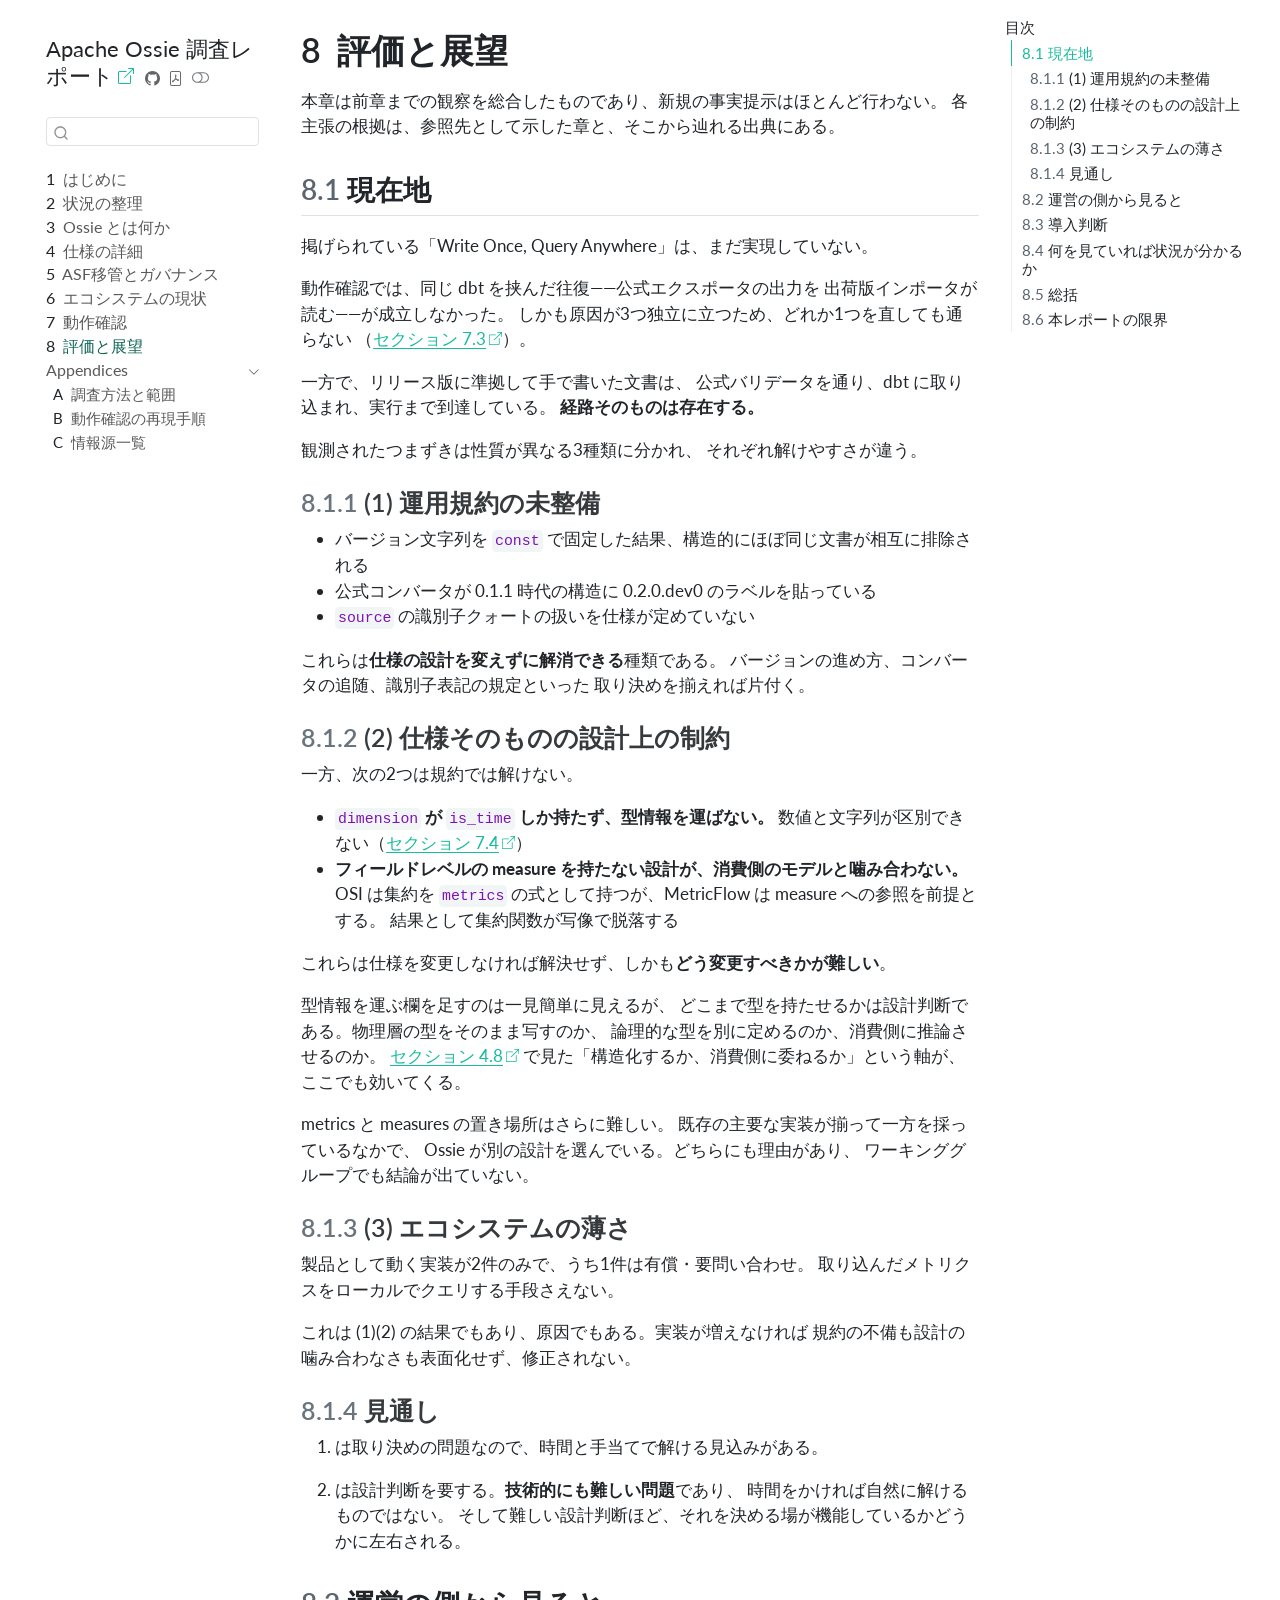
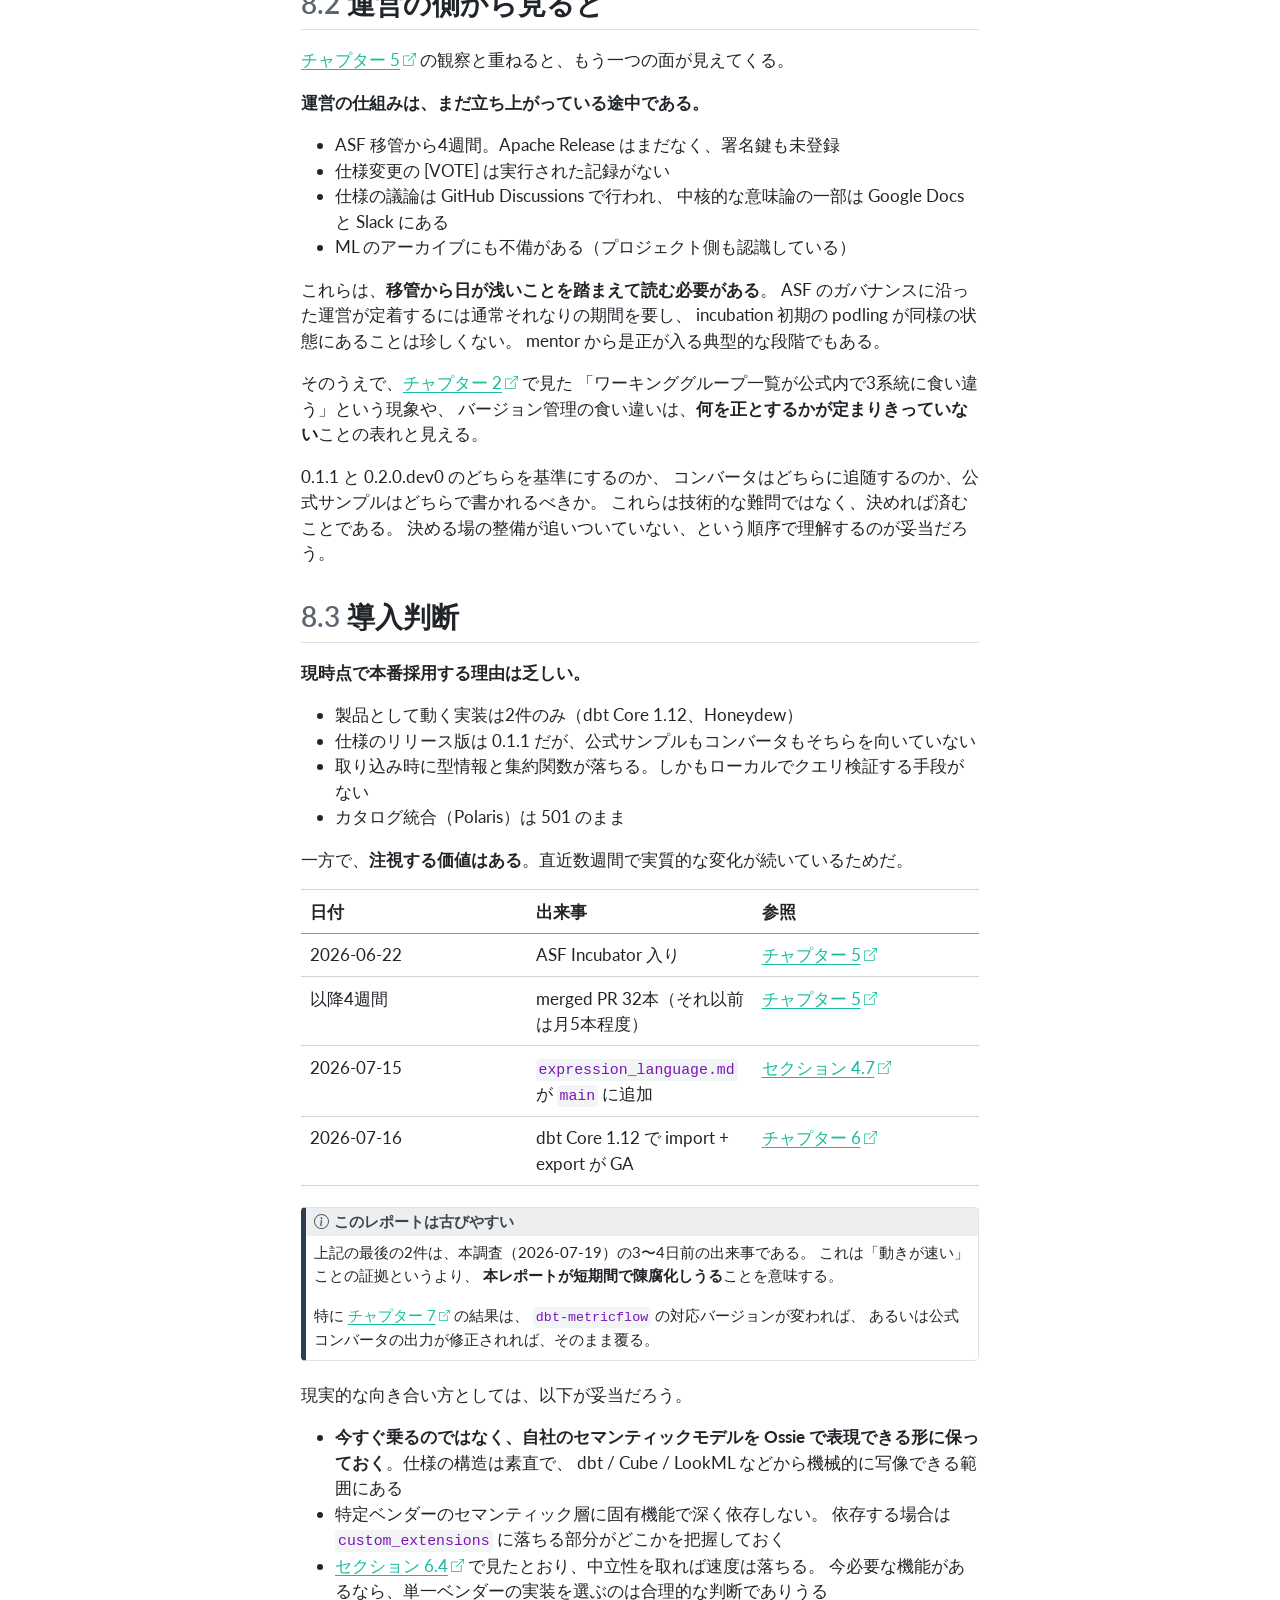
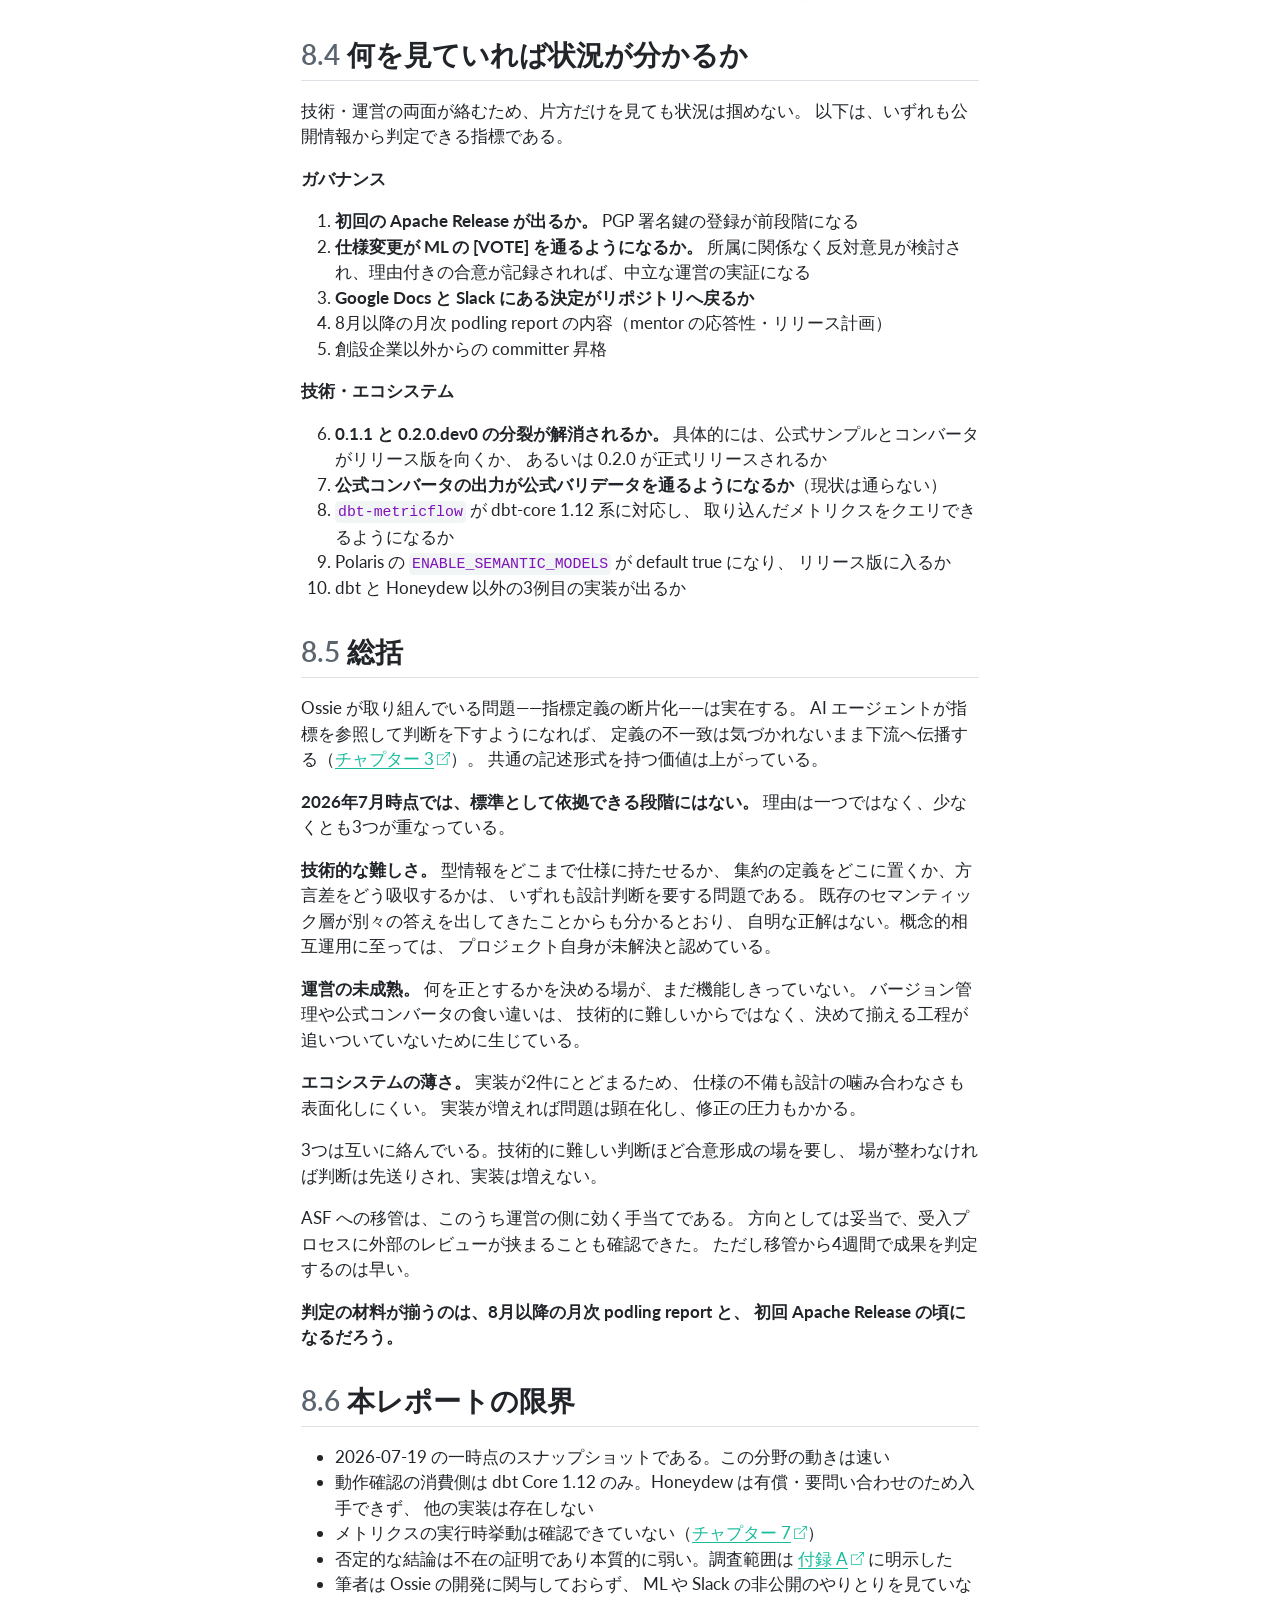
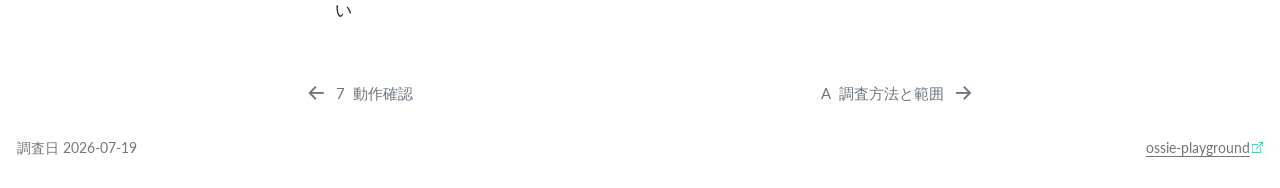
<file: chapters/07-assessment.html>
<!DOCTYPE html>
<html xmlns="http://www.w3.org/1999/xhtml" lang="ja" xml:lang="ja"><head>

<meta charset="utf-8">
<meta name="generator" content="quarto-1.10.18">

<meta name="viewport" content="width=device-width, initial-scale=1.0, user-scalable=yes">

<meta name="description" content="Apache Ossie（旧 Open Semantic Interchange）を一次情報と動作確認で調べた記録">

<title>8&nbsp; 評価と展望 – Apache Ossie 調査レポート</title>
<style>
/* Default styles provided by pandoc.
** See https://pandoc.org/MANUAL.html#variables-for-html for config info.
*/
span.smallcaps{font-variant: small-caps;}
div.columns{display: flex; gap: 1.5em;}
div.column{flex: auto;}
@media screen {
div.columns{gap: min(4vw, 1.5em);}
div.column{overflow-x: auto;}
}
div.hanging-indent{margin-left: 1.5em; text-indent: -1.5em;}
ul.task-list{list-style: none;}
ul.task-list li input[type="checkbox"] {
  width: 0.8em;
  margin: 0 0.8em 0.2em -1em; /* quarto-specific, see https://github.com/quarto-dev/quarto-cli/issues/4556 */ 
  vertical-align: middle;
}
</style>


<script src="../site_libs/quarto-nav/quarto-nav.js"></script>
<script src="../site_libs/quarto-nav/headroom.min.js"></script>
<script src="../site_libs/clipboard/clipboard.min.js"></script>
<script src="../site_libs/quarto-search/autocomplete.umd.js"></script>
<script src="../site_libs/quarto-search/fuse.min.js"></script>
<script src="../site_libs/quarto-search/quarto-search.js"></script>
<meta name="quarto:offset" content="../">
<link href="../appendix/method.html" rel="next">
<link href="../chapters/06-verification.html" rel="prev">
<script src="../site_libs/quarto-html/quarto.js" type="module"></script>
<script src="../site_libs/quarto-html/tabsets/tabsets.js" type="module"></script>
<script src="../site_libs/quarto-html/popper.min.js"></script>
<script src="../site_libs/quarto-html/tippy.umd.min.js"></script>
<script src="../site_libs/quarto-html/anchor.min.js"></script>
<link href="../site_libs/quarto-html/tippy.css" rel="stylesheet">
<link href="../site_libs/quarto-html/quarto-syntax-highlighting-64a204ab8560d761af7679ceaba22944.css" rel="stylesheet" class="quarto-color-scheme" id="quarto-text-highlighting-styles">
<link href="../site_libs/quarto-html/quarto-syntax-highlighting-dark-b85bc7c33db8c58e0ec93c3465666fed.css" rel="stylesheet" class="quarto-color-scheme quarto-color-alternate" id="quarto-text-highlighting-styles">
<link href="../site_libs/quarto-html/quarto-syntax-highlighting-64a204ab8560d761af7679ceaba22944.css" rel="stylesheet" class="quarto-color-scheme-extra" id="quarto-text-highlighting-styles">
<script src="../site_libs/bootstrap/bootstrap.min.js"></script>
<link href="../site_libs/bootstrap/bootstrap-icons.css" rel="stylesheet">
<link href="../site_libs/bootstrap/bootstrap-412f3d6cc93192f4c443a4276dde7190.min.css" rel="stylesheet" append-hash="true" class="quarto-color-scheme" id="quarto-bootstrap" data-mode="light">
<link href="../site_libs/bootstrap/bootstrap-dark-27332f4fd0b2a56405d42df7c190b189.min.css" rel="stylesheet" append-hash="true" class="quarto-color-scheme quarto-color-alternate" id="quarto-bootstrap" data-mode="dark">
<link href="../site_libs/bootstrap/bootstrap-412f3d6cc93192f4c443a4276dde7190.min.css" rel="stylesheet" append-hash="true" class="quarto-color-scheme-extra" id="quarto-bootstrap" data-mode="light">
<script id="quarto-search-options" type="application/json">{
  "location": "sidebar",
  "copy-button": false,
  "collapse-after": 3,
  "panel-placement": "start",
  "type": "textbox",
  "limit": 50,
  "keyboard-shortcut": [
    "f",
    "/",
    "s"
  ],
  "show-item-context": false,
  "language": {
    "search-no-results-text": "一致なし",
    "search-matching-documents-text": "一致した文書",
    "search-copy-link-title": "検索へのリンクをコピー",
    "search-hide-matches-text": "追加の検索結果を非表示",
    "search-more-match-text": "追加の検索結果",
    "search-more-matches-text": "追加の検索結果",
    "search-clear-button-title": "消去",
    "search-text-placeholder": "",
    "search-detached-cancel-button-title": "取消",
    "search-submit-button-title": "検索",
    "search-label": "サーチ"
  }
}</script>


</head>

<body class="nav-sidebar floating quarto-light"><script id="quarto-html-before-body" type="application/javascript">
    const toggleBodyColorMode = (bsSheetEl) => {
      const mode = bsSheetEl.getAttribute("data-mode");
      const bodyEl = window.document.querySelector("body");
      if (mode === "dark") {
        bodyEl.classList.add("quarto-dark");
        bodyEl.classList.remove("quarto-light");
      } else {
        bodyEl.classList.add("quarto-light");
        bodyEl.classList.remove("quarto-dark");
      }
    }
    const toggleBodyColorPrimary = () => {
      const bsSheetEl = window.document.querySelector("link#quarto-bootstrap:not([rel=disabled-stylesheet])");
      if (bsSheetEl) {
        toggleBodyColorMode(bsSheetEl);
      }
    }
    const setColorSchemeToggle = (alternate) => {
      const toggles = window.document.querySelectorAll('.quarto-color-scheme-toggle');
      for (let i=0; i < toggles.length; i++) {
        const toggle = toggles[i];
        if (toggle) {
          if (alternate) {
            toggle.classList.add("alternate");
          } else {
            toggle.classList.remove("alternate");
          }
        }
      }
    };
    const toggleColorMode = (alternate) => {
      // Switch the stylesheets
      const primaryStylesheets = window.document.querySelectorAll('link.quarto-color-scheme:not(.quarto-color-alternate)');
      const alternateStylesheets = window.document.querySelectorAll('link.quarto-color-scheme.quarto-color-alternate');
      manageTransitions('#quarto-margin-sidebar .nav-link', false);
      if (alternate) {
        // note: dark is layered on light, we don't disable primary!
        enableStylesheet(alternateStylesheets);
        for (const sheetNode of alternateStylesheets) {
          if (sheetNode.id === "quarto-bootstrap") {
            toggleBodyColorMode(sheetNode);
          }
        }
      } else {
        disableStylesheet(alternateStylesheets);
        enableStylesheet(primaryStylesheets)
        toggleBodyColorPrimary();
      }
      manageTransitions('#quarto-margin-sidebar .nav-link', true);
      // Switch the toggles
      setColorSchemeToggle(alternate)
      // Hack to workaround the fact that safari doesn't
      // properly recolor the scrollbar when toggling (#1455)
      if (navigator.userAgent.indexOf('Safari') > 0 && navigator.userAgent.indexOf('Chrome') == -1) {
        manageTransitions("body", false);
        window.scrollTo(0, 1);
        setTimeout(() => {
          window.scrollTo(0, 0);
          manageTransitions("body", true);
        }, 40);
      }
    }
    const disableStylesheet = (stylesheets) => {
      for (let i=0; i < stylesheets.length; i++) {
        const stylesheet = stylesheets[i];
        stylesheet.rel = 'disabled-stylesheet';
      }
    }
    const enableStylesheet = (stylesheets) => {
      for (let i=0; i < stylesheets.length; i++) {
        const stylesheet = stylesheets[i];
        if(stylesheet.rel !== 'stylesheet') { // for Chrome, which will still FOUC without this check
          stylesheet.rel = 'stylesheet';
        }
      }
    }
    const manageTransitions = (selector, allowTransitions) => {
      const els = window.document.querySelectorAll(selector);
      for (let i=0; i < els.length; i++) {
        const el = els[i];
        if (allowTransitions) {
          el.classList.remove('notransition');
        } else {
          el.classList.add('notransition');
        }
      }
    }
    const isFileUrl = () => {
      return window.location.protocol === 'file:';
    }
    const hasAlternateSentinel = () => {
      let styleSentinel = getColorSchemeSentinel();
      if (styleSentinel !== null) {
        return styleSentinel === "alternate";
      } else {
        return false;
      }
    }
    const setStyleSentinel = (alternate) => {
      const value = alternate ? "alternate" : "default";
      if (!isFileUrl()) {
        window.localStorage.setItem("quarto-color-scheme", value);
      } else {
        localAlternateSentinel = value;
      }
    }
    const getColorSchemeSentinel = () => {
      if (!isFileUrl()) {
        const storageValue = window.localStorage.getItem("quarto-color-scheme");
        return storageValue != null ? storageValue : localAlternateSentinel;
      } else {
        return localAlternateSentinel;
      }
    }
    const toggleGiscusIfUsed = (isAlternate, darkModeDefault) => {
      const baseTheme = document.querySelector('#giscus-base-theme')?.value ?? 'light';
      const alternateTheme = document.querySelector('#giscus-alt-theme')?.value ?? 'dark';
      let newTheme = '';
      if(authorPrefersDark) {
        newTheme = isAlternate ? baseTheme : alternateTheme;
      } else {
        newTheme = isAlternate ? alternateTheme : baseTheme;
      }
      const changeGiscusTheme = () => {
        // From: https://github.com/giscus/giscus/issues/336
        const sendMessage = (message) => {
          const iframe = document.querySelector('iframe.giscus-frame');
          if (!iframe) return;
          iframe.contentWindow.postMessage({ giscus: message }, 'https://giscus.app');
        }
        sendMessage({
          setConfig: {
            theme: newTheme
          }
        });
      }
      const isGiscussLoaded = window.document.querySelector('iframe.giscus-frame') !== null;
      if (isGiscussLoaded) {
        changeGiscusTheme();
      }
    };
    const authorPrefersDark = false;
    const darkModeDefault = authorPrefersDark;
      document.querySelector('link#quarto-text-highlighting-styles.quarto-color-scheme-extra').rel = 'disabled-stylesheet';
      document.querySelector('link#quarto-bootstrap.quarto-color-scheme-extra').rel = 'disabled-stylesheet';
    let localAlternateSentinel = darkModeDefault ? 'alternate' : 'default';
    // Dark / light mode switch
    window.quartoToggleColorScheme = () => {
      // Read the current dark / light value
      let toAlternate = !hasAlternateSentinel();
      toggleColorMode(toAlternate);
      setStyleSentinel(toAlternate);
      toggleGiscusIfUsed(toAlternate, darkModeDefault);
      window.dispatchEvent(new Event('resize'));
    };
    // Switch to dark mode if need be
    if (hasAlternateSentinel()) {
      toggleColorMode(true);
    } else {
      toggleColorMode(false);
    }
  </script>

<div id="quarto-search-results"></div>
  <header id="quarto-header" class="headroom fixed-top">
  <nav class="quarto-secondary-nav">
    <div class="container-fluid d-flex">
      <button type="button" class="quarto-btn-toggle btn" data-bs-toggle="collapse" role="button" data-bs-target=".quarto-sidebar-collapse-item" aria-controls="quarto-sidebar" aria-expanded="false" aria-label="サイドバーを切り替える" onclick="if (window.quartoToggleHeadroom) { window.quartoToggleHeadroom(); }">
        <i class="bi bi-layout-text-sidebar-reverse"></i>
      </button>
        <nav class="quarto-page-breadcrumbs" aria-label="breadcrumb"><ol class="breadcrumb"><li class="breadcrumb-item"><a href="../chapters/07-assessment.html"><span class="chapter-number">8</span>&nbsp; <span class="chapter-title">評価と展望</span></a></li></ol></nav>
        <a class="flex-grow-1" role="navigation" data-bs-toggle="collapse" data-bs-target=".quarto-sidebar-collapse-item" aria-controls="quarto-sidebar" aria-expanded="false" aria-label="サイドバーを切り替える" onclick="if (window.quartoToggleHeadroom) { window.quartoToggleHeadroom(); }">      
        </a>
      <button type="button" class="btn quarto-search-button" aria-label="サーチ" onclick="window.quartoOpenSearch();">
        <i class="bi bi-search"></i>
      </button>
    </div>
  </nav>
</header>
<!-- content -->
<div id="quarto-content" class="quarto-container page-columns page-rows-contents page-layout-article">
<!-- sidebar -->
  <nav id="quarto-sidebar" class="sidebar collapse collapse-horizontal quarto-sidebar-collapse-item sidebar-navigation floating overflow-auto">
    <div class="pt-lg-2 mt-2 text-left sidebar-header">
    <div class="sidebar-title mb-0 py-0">
      <a href="../">Apache Ossie 調査レポート</a> 
        <div class="sidebar-tools-main tools-wide">
    <a href="https://github.com/dobachi/ossie-playground" title="Source Code" class="quarto-navigation-tool px-1" aria-label="Source Code"><i class="bi bi-github"></i></a>
    <a href="../apache-ossie-report-2026-07-21.pdf" title="Download PDF" class="quarto-navigation-tool px-1" aria-label="Download PDF"><i class="bi bi-file-pdf"></i></a>
  <a href="" class="quarto-color-scheme-toggle quarto-navigation-tool  px-1" onclick="window.quartoToggleColorScheme(); return false;" title="ダークモードの切り替え"><i class="bi"></i></a>
</div>
    </div>
      </div>
        <div class="mt-2 flex-shrink-0 align-items-center">
        <div class="sidebar-search">
        <div id="quarto-search" class="" title="サーチ"></div>
        </div>
        </div>
    <div class="sidebar-menu-container"> 
    <ul class="list-unstyled mt-1">
        <li class="sidebar-item">
  <div class="sidebar-item-container"> 
  <a href="../index.html" class="sidebar-item-text sidebar-link">
 <span class="menu-text"><span class="chapter-number">1</span>&nbsp; <span class="chapter-title">はじめに</span></span></a>
  </div>
</li>
        <li class="sidebar-item">
  <div class="sidebar-item-container"> 
  <a href="../chapters/01-situation.html" class="sidebar-item-text sidebar-link">
 <span class="menu-text"><span class="chapter-number">2</span>&nbsp; <span class="chapter-title">状況の整理</span></span></a>
  </div>
</li>
        <li class="sidebar-item">
  <div class="sidebar-item-container"> 
  <a href="../chapters/02-what-is-ossie.html" class="sidebar-item-text sidebar-link">
 <span class="menu-text"><span class="chapter-number">3</span>&nbsp; <span class="chapter-title">Ossie とは何か</span></span></a>
  </div>
</li>
        <li class="sidebar-item">
  <div class="sidebar-item-container"> 
  <a href="../chapters/03-specification.html" class="sidebar-item-text sidebar-link">
 <span class="menu-text"><span class="chapter-number">4</span>&nbsp; <span class="chapter-title">仕様の詳細</span></span></a>
  </div>
</li>
        <li class="sidebar-item">
  <div class="sidebar-item-container"> 
  <a href="../chapters/04-governance.html" class="sidebar-item-text sidebar-link">
 <span class="menu-text"><span class="chapter-number">5</span>&nbsp; <span class="chapter-title">ASF移管とガバナンス</span></span></a>
  </div>
</li>
        <li class="sidebar-item">
  <div class="sidebar-item-container"> 
  <a href="../chapters/05-ecosystem.html" class="sidebar-item-text sidebar-link">
 <span class="menu-text"><span class="chapter-number">6</span>&nbsp; <span class="chapter-title">エコシステムの現状</span></span></a>
  </div>
</li>
        <li class="sidebar-item">
  <div class="sidebar-item-container"> 
  <a href="../chapters/06-verification.html" class="sidebar-item-text sidebar-link">
 <span class="menu-text"><span class="chapter-number">7</span>&nbsp; <span class="chapter-title">動作確認</span></span></a>
  </div>
</li>
        <li class="sidebar-item">
  <div class="sidebar-item-container"> 
  <a href="../chapters/07-assessment.html" class="sidebar-item-text sidebar-link active">
 <span class="menu-text"><span class="chapter-number">8</span>&nbsp; <span class="chapter-title">評価と展望</span></span></a>
  </div>
</li>
        <li class="sidebar-item sidebar-item-section">
      <div class="sidebar-item-container"> 
            <a class="sidebar-item-text sidebar-link text-start" data-bs-toggle="collapse" data-bs-target="#quarto-sidebar-section-1" role="navigation" aria-expanded="true">
 <span class="menu-text">Appendices</span></a>
          <a class="sidebar-item-toggle text-start" data-bs-toggle="collapse" data-bs-target="#quarto-sidebar-section-1" role="navigation" aria-expanded="true" aria-label="セクションを切り替え">
            <i class="bi bi-chevron-right ms-2"></i>
          </a> 
      </div>
      <ul id="quarto-sidebar-section-1" class="collapse list-unstyled sidebar-section depth1 show">  
          <li class="sidebar-item">
  <div class="sidebar-item-container"> 
  <a href="../appendix/method.html" class="sidebar-item-text sidebar-link">
 <span class="menu-text"><span class="chapter-number">A</span>&nbsp; <span class="chapter-title">調査方法と範囲</span></span></a>
  </div>
</li>
          <li class="sidebar-item">
  <div class="sidebar-item-container"> 
  <a href="../appendix/reproduce.html" class="sidebar-item-text sidebar-link">
 <span class="menu-text"><span class="chapter-number">B</span>&nbsp; <span class="chapter-title">動作確認の再現手順</span></span></a>
  </div>
</li>
          <li class="sidebar-item">
  <div class="sidebar-item-container"> 
  <a href="../appendix/resources.html" class="sidebar-item-text sidebar-link">
 <span class="menu-text"><span class="chapter-number">C</span>&nbsp; <span class="chapter-title">情報源一覧</span></span></a>
  </div>
</li>
      </ul>
  </li>
    </ul>
    </div>
</nav>
<div id="quarto-sidebar-glass" class="quarto-sidebar-collapse-item" data-bs-toggle="collapse" data-bs-target=".quarto-sidebar-collapse-item"></div>
<!-- margin-sidebar -->
    <div id="quarto-margin-sidebar" class="sidebar margin-sidebar">
        <nav id="TOC" role="doc-toc" class="toc-active">
    <h2 id="toc-title">目次</h2>
   
  <ul>
  <li><a href="#現在地" id="toc-現在地" class="nav-link active" data-scroll-target="#現在地"><span class="header-section-number">8.1</span> 現在地</a>
  <ul class="collapse">
  <li><a href="#運用規約の未整備" id="toc-運用規約の未整備" class="nav-link" data-scroll-target="#運用規約の未整備"><span class="header-section-number">8.1.1</span> (1) 運用規約の未整備</a></li>
  <li><a href="#仕様そのものの設計上の制約" id="toc-仕様そのものの設計上の制約" class="nav-link" data-scroll-target="#仕様そのものの設計上の制約"><span class="header-section-number">8.1.2</span> (2) 仕様そのものの設計上の制約</a></li>
  <li><a href="#エコシステムの薄さ" id="toc-エコシステムの薄さ" class="nav-link" data-scroll-target="#エコシステムの薄さ"><span class="header-section-number">8.1.3</span> (3) エコシステムの薄さ</a></li>
  <li><a href="#見通し" id="toc-見通し" class="nav-link" data-scroll-target="#見通し"><span class="header-section-number">8.1.4</span> 見通し</a></li>
  </ul></li>
  <li><a href="#運営の側から見ると" id="toc-運営の側から見ると" class="nav-link" data-scroll-target="#運営の側から見ると"><span class="header-section-number">8.2</span> 運営の側から見ると</a></li>
  <li><a href="#導入判断" id="toc-導入判断" class="nav-link" data-scroll-target="#導入判断"><span class="header-section-number">8.3</span> 導入判断</a></li>
  <li><a href="#何を見ていれば状況が分かるか" id="toc-何を見ていれば状況が分かるか" class="nav-link" data-scroll-target="#何を見ていれば状況が分かるか"><span class="header-section-number">8.4</span> 何を見ていれば状況が分かるか</a></li>
  <li><a href="#総括" id="toc-総括" class="nav-link" data-scroll-target="#総括"><span class="header-section-number">8.5</span> 総括</a></li>
  <li><a href="#本レポートの限界" id="toc-本レポートの限界" class="nav-link" data-scroll-target="#本レポートの限界"><span class="header-section-number">8.6</span> 本レポートの限界</a></li>
  </ul>
</nav>
    </div>
<!-- main -->
<main class="content" id="quarto-document-content">


<header id="title-block-header" class="quarto-title-block default">
<div class="quarto-title">
<h1 class="title"><span id="sec-assessment" class="quarto-section-identifier"><span class="chapter-number">8</span>&nbsp; <span class="chapter-title">評価と展望</span></span></h1>
</div>



<div class="quarto-title-meta">

    
  
    
  </div>
  


</header>


<p>本章は前章までの観察を総合したものであり、新規の事実提示はほとんど行わない。 各主張の根拠は、参照先として示した章と、そこから辿れる出典にある。</p>
<section id="現在地" class="level2" data-number="8.1">
<h2 data-number="8.1" class="anchored" data-anchor-id="現在地"><span class="header-section-number">8.1</span> 現在地</h2>
<p>掲げられている「Write Once, Query Anywhere」は、まだ実現していない。</p>
<p>動作確認では、同じ dbt を挟んだ往復——公式エクスポータの出力を 出荷版インポータが読む——が成立しなかった。 しかも原因が3つ独立に立つため、どれか1つを直しても通らない （<a href="06-verification.html#sec-verification-roundtrip" class="quarto-xref"><span>セクション 7.3</span></a>）。</p>
<p>一方で、リリース版に準拠して手で書いた文書は、 公式バリデータを通り、dbt に取り込まれ、実行まで到達している。 <strong>経路そのものは存在する。</strong></p>
<p>観測されたつまずきは性質が異なる3種類に分かれ、 それぞれ解けやすさが違う。</p>
<section id="運用規約の未整備" class="level3" data-number="8.1.1">
<h3 data-number="8.1.1" class="anchored" data-anchor-id="運用規約の未整備"><span class="header-section-number">8.1.1</span> (1) 運用規約の未整備</h3>
<ul>
<li>バージョン文字列を <code>const</code> で固定した結果、構造的にほぼ同じ文書が相互に排除される</li>
<li>公式コンバータが 0.1.1 時代の構造に 0.2.0.dev0 のラベルを貼っている</li>
<li><code>source</code> の識別子クォートの扱いを仕様が定めていない</li>
</ul>
<p>これらは<strong>仕様の設計を変えずに解消できる</strong>種類である。 バージョンの進め方、コンバータの追随、識別子表記の規定といった 取り決めを揃えれば片付く。</p>
</section>
<section id="仕様そのものの設計上の制約" class="level3" data-number="8.1.2">
<h3 data-number="8.1.2" class="anchored" data-anchor-id="仕様そのものの設計上の制約"><span class="header-section-number">8.1.2</span> (2) 仕様そのものの設計上の制約</h3>
<p>一方、次の2つは規約では解けない。</p>
<ul>
<li><strong><code>dimension</code> が <code>is_time</code> しか持たず、型情報を運ばない。</strong> 数値と文字列が区別できない（<a href="06-verification.html#sec-verification-loss" class="quarto-xref"><span>セクション 7.4</span></a>）</li>
<li><strong>フィールドレベルの measure を持たない設計が、消費側のモデルと噛み合わない。</strong> OSI は集約を <code>metrics</code> の式として持つが、MetricFlow は measure への参照を前提とする。 結果として集約関数が写像で脱落する</li>
</ul>
<p>これらは仕様を変更しなければ解決せず、しかも<strong>どう変更すべきかが難しい</strong>。</p>
<p>型情報を運ぶ欄を足すのは一見簡単に見えるが、 どこまで型を持たせるかは設計判断である。物理層の型をそのまま写すのか、 論理的な型を別に定めるのか、消費側に推論させるのか。 <a href="03-specification.html#sec-spec-open-questions" class="quarto-xref"><span>セクション 4.8</span></a> で見た「構造化するか、消費側に委ねるか」という軸が、 ここでも効いてくる。</p>
<p>metrics と measures の置き場所はさらに難しい。 既存の主要な実装が揃って一方を採っているなかで、 Ossie が別の設計を選んでいる。どちらにも理由があり、 ワーキンググループでも結論が出ていない。</p>
</section>
<section id="エコシステムの薄さ" class="level3" data-number="8.1.3">
<h3 data-number="8.1.3" class="anchored" data-anchor-id="エコシステムの薄さ"><span class="header-section-number">8.1.3</span> (3) エコシステムの薄さ</h3>
<p>製品として動く実装が2件のみで、うち1件は有償・要問い合わせ。 取り込んだメトリクスをローカルでクエリする手段さえない。</p>
<p>これは (1)(2) の結果でもあり、原因でもある。実装が増えなければ 規約の不備も設計の噛み合わなさも表面化せず、修正されない。</p>
</section>
<section id="見通し" class="level3" data-number="8.1.4">
<h3 data-number="8.1.4" class="anchored" data-anchor-id="見通し"><span class="header-section-number">8.1.4</span> 見通し</h3>
<ol type="1">
<li><p>は取り決めの問題なので、時間と手当てで解ける見込みがある。</p></li>
<li><p>は設計判断を要する。<strong>技術的にも難しい問題</strong>であり、 時間をかければ自然に解けるものではない。 そして難しい設計判断ほど、それを決める場が機能しているかどうかに左右される。</p></li>
</ol>
</section>
</section>
<section id="運営の側から見ると" class="level2" data-number="8.2">
<h2 data-number="8.2" class="anchored" data-anchor-id="運営の側から見ると"><span class="header-section-number">8.2</span> 運営の側から見ると</h2>
<p><a href="04-governance.html" class="quarto-xref"><span>チャプター 5</span></a> の観察と重ねると、もう一つの面が見えてくる。</p>
<p><strong>運営の仕組みは、まだ立ち上がっている途中である。</strong></p>
<ul>
<li>ASF 移管から4週間。Apache Release はまだなく、署名鍵も未登録</li>
<li>仕様変更の [VOTE] は実行された記録がない</li>
<li>仕様の議論は GitHub Discussions で行われ、 中核的な意味論の一部は Google Docs と Slack にある</li>
<li>ML のアーカイブにも不備がある（プロジェクト側も認識している）</li>
</ul>
<p>これらは、<strong>移管から日が浅いことを踏まえて読む必要がある</strong>。 ASF のガバナンスに沿った運営が定着するには通常それなりの期間を要し、 incubation 初期の podling が同様の状態にあることは珍しくない。 mentor から是正が入る典型的な段階でもある。</p>
<p>そのうえで、<a href="01-situation.html" class="quarto-xref"><span>チャプター 2</span></a> で見た 「ワーキンググループ一覧が公式内で3系統に食い違う」という現象や、 バージョン管理の食い違いは、<strong>何を正とするかが定まりきっていない</strong>ことの表れと見える。</p>
<p>0.1.1 と 0.2.0.dev0 のどちらを基準にするのか、 コンバータはどちらに追随するのか、公式サンプルはどちらで書かれるべきか。 これらは技術的な難問ではなく、決めれば済むことである。 決める場の整備が追いついていない、という順序で理解するのが妥当だろう。</p>
</section>
<section id="導入判断" class="level2" data-number="8.3">
<h2 data-number="8.3" class="anchored" data-anchor-id="導入判断"><span class="header-section-number">8.3</span> 導入判断</h2>
<p><strong>現時点で本番採用する理由は乏しい。</strong></p>
<ul>
<li>製品として動く実装は2件のみ（dbt Core 1.12、Honeydew）</li>
<li>仕様のリリース版は 0.1.1 だが、公式サンプルもコンバータもそちらを向いていない</li>
<li>取り込み時に型情報と集約関数が落ちる。しかもローカルでクエリ検証する手段がない</li>
<li>カタログ統合（Polaris）は 501 のまま</li>
</ul>
<p>一方で、<strong>注視する価値はある</strong>。直近数週間で実質的な変化が続いているためだ。</p>
<table class="caption-top table">
<colgroup>
<col style="width: 33%">
<col style="width: 33%">
<col style="width: 33%">
</colgroup>
<thead>
<tr class="header">
<th>日付</th>
<th>出来事</th>
<th>参照</th>
</tr>
</thead>
<tbody>
<tr class="odd">
<td>2026-06-22</td>
<td>ASF Incubator 入り</td>
<td><a href="04-governance.html" class="quarto-xref"><span>チャプター 5</span></a></td>
</tr>
<tr class="even">
<td>以降4週間</td>
<td>merged PR 32本（それ以前は月5本程度）</td>
<td><a href="04-governance.html" class="quarto-xref"><span>チャプター 5</span></a></td>
</tr>
<tr class="odd">
<td>2026-07-15</td>
<td><code>expression_language.md</code> が <code>main</code> に追加</td>
<td><a href="03-specification.html#sec-expression-language" class="quarto-xref"><span>セクション 4.7</span></a></td>
</tr>
<tr class="even">
<td>2026-07-16</td>
<td>dbt Core 1.12 で import + export が GA</td>
<td><a href="05-ecosystem.html" class="quarto-xref"><span>チャプター 6</span></a></td>
</tr>
</tbody>
</table>
<div class="callout callout-style-default callout-note callout-titled">
<div class="callout-header d-flex align-content-center">
<div class="callout-icon-container">
<i class="callout-icon"></i>
</div>
<div class="callout-title-container flex-fill">
<span class="screen-reader-only">ノート</span>このレポートは古びやすい
</div>
</div>
<div class="callout-body-container callout-body">
<p>上記の最後の2件は、本調査（2026-07-19）の3〜4日前の出来事である。 これは「動きが速い」ことの証拠というより、 <strong>本レポートが短期間で陳腐化しうる</strong>ことを意味する。</p>
<p>特に <a href="06-verification.html" class="quarto-xref"><span>チャプター 7</span></a> の結果は、 <code>dbt-metricflow</code> の対応バージョンが変われば、 あるいは公式コンバータの出力が修正されれば、そのまま覆る。</p>
</div>
</div>
<p>現実的な向き合い方としては、以下が妥当だろう。</p>
<ul>
<li><strong>今すぐ乗るのではなく、自社のセマンティックモデルを Ossie で表現できる形に保っておく</strong>。仕様の構造は素直で、 dbt / Cube / LookML などから機械的に写像できる範囲にある</li>
<li>特定ベンダーのセマンティック層に固有機能で深く依存しない。 依存する場合は <code>custom_extensions</code> に落ちる部分がどこかを把握しておく</li>
<li><a href="05-ecosystem.html#sec-uc-comparison" class="quarto-xref"><span>セクション 6.4</span></a> で見たとおり、中立性を取れば速度は落ちる。 今必要な機能があるなら、単一ベンダーの実装を選ぶのは合理的な判断でありうる</li>
</ul>
</section>
<section id="何を見ていれば状況が分かるか" class="level2" data-number="8.4">
<h2 data-number="8.4" class="anchored" data-anchor-id="何を見ていれば状況が分かるか"><span class="header-section-number">8.4</span> 何を見ていれば状況が分かるか</h2>
<p>技術・運営の両面が絡むため、片方だけを見ても状況は掴めない。 以下は、いずれも公開情報から判定できる指標である。</p>
<p><strong>ガバナンス</strong></p>
<ol type="1">
<li><strong>初回の Apache Release が出るか。</strong> PGP 署名鍵の登録が前段階になる</li>
<li><strong>仕様変更が ML の [VOTE] を通るようになるか。</strong> 所属に関係なく反対意見が検討され、理由付きの合意が記録されれば、中立な運営の実証になる</li>
<li><strong>Google Docs と Slack にある決定がリポジトリへ戻るか</strong></li>
<li>8月以降の月次 podling report の内容（mentor の応答性・リリース計画）</li>
<li>創設企業以外からの committer 昇格</li>
</ol>
<p><strong>技術・エコシステム</strong></p>
<ol start="6" type="1">
<li><strong>0.1.1 と 0.2.0.dev0 の分裂が解消されるか。</strong> 具体的には、公式サンプルとコンバータがリリース版を向くか、 あるいは 0.2.0 が正式リリースされるか</li>
<li><strong>公式コンバータの出力が公式バリデータを通るようになるか</strong>（現状は通らない）</li>
<li><code>dbt-metricflow</code> が dbt-core 1.12 系に対応し、 取り込んだメトリクスをクエリできるようになるか</li>
<li>Polaris の <code>ENABLE_SEMANTIC_MODELS</code> が default true になり、 リリース版に入るか</li>
<li>dbt と Honeydew 以外の3例目の実装が出るか</li>
</ol>
</section>
<section id="総括" class="level2" data-number="8.5">
<h2 data-number="8.5" class="anchored" data-anchor-id="総括"><span class="header-section-number">8.5</span> 総括</h2>
<p>Ossie が取り組んでいる問題——指標定義の断片化——は実在する。 AI エージェントが指標を参照して判断を下すようになれば、 定義の不一致は気づかれないまま下流へ伝播する（<a href="02-what-is-ossie.html" class="quarto-xref"><span>チャプター 3</span></a>）。 共通の記述形式を持つ価値は上がっている。</p>
<p><strong>2026年7月時点では、標準として依拠できる段階にはない。</strong> 理由は一つではなく、少なくとも3つが重なっている。</p>
<p><strong>技術的な難しさ。</strong> 型情報をどこまで仕様に持たせるか、 集約の定義をどこに置くか、方言差をどう吸収するかは、 いずれも設計判断を要する問題である。 既存のセマンティック層が別々の答えを出してきたことからも分かるとおり、 自明な正解はない。概念的相互運用に至っては、 プロジェクト自身が未解決と認めている。</p>
<p><strong>運営の未成熟。</strong> 何を正とするかを決める場が、まだ機能しきっていない。 バージョン管理や公式コンバータの食い違いは、 技術的に難しいからではなく、決めて揃える工程が追いついていないために生じている。</p>
<p><strong>エコシステムの薄さ。</strong> 実装が2件にとどまるため、 仕様の不備も設計の噛み合わなさも表面化しにくい。 実装が増えれば問題は顕在化し、修正の圧力もかかる。</p>
<p>3つは互いに絡んでいる。技術的に難しい判断ほど合意形成の場を要し、 場が整わなければ判断は先送りされ、実装は増えない。</p>
<p>ASF への移管は、このうち運営の側に効く手当てである。 方向としては妥当で、受入プロセスに外部のレビューが挟まることも確認できた。 ただし移管から4週間で成果を判定するのは早い。</p>
<p><strong>判定の材料が揃うのは、8月以降の月次 podling report と、 初回 Apache Release の頃になるだろう。</strong></p>
</section>
<section id="本レポートの限界" class="level2" data-number="8.6">
<h2 data-number="8.6" class="anchored" data-anchor-id="本レポートの限界"><span class="header-section-number">8.6</span> 本レポートの限界</h2>
<ul>
<li>2026-07-19 の一時点のスナップショットである。この分野の動きは速い</li>
<li>動作確認の消費側は dbt Core 1.12 のみ。Honeydew は有償・要問い合わせのため入手できず、 他の実装は存在しない</li>
<li>メトリクスの実行時挙動は確認できていない（<a href="06-verification.html" class="quarto-xref"><span>チャプター 7</span></a>）</li>
<li>否定的な結論は不在の証明であり本質的に弱い。調査範囲は <a href="../appendix/method.html" class="quarto-xref"><span>付録 A</span></a> に明示した</li>
<li>筆者は Ossie の開発に関与しておらず、 ML や Slack の非公開のやりとりを見ていない</li>
</ul>


</section>

</main> <!-- /main -->
<script id="quarto-html-after-body" type="application/javascript">
  window.document.addEventListener("DOMContentLoaded", function (event) {
    // Ensure there is a toggle, if there isn't float one in the top right
    if (window.document.querySelector('.quarto-color-scheme-toggle') === null) {
      const a = window.document.createElement('a');
      a.classList.add('top-right');
      a.classList.add('quarto-color-scheme-toggle');
      a.href = "";
      a.onclick = function() { try { window.quartoToggleColorScheme(); } catch {} return false; };
      const i = window.document.createElement("i");
      i.classList.add('bi');
      a.appendChild(i);
      window.document.body.appendChild(a);
    }
    setColorSchemeToggle(hasAlternateSentinel())
    const icon = "";
    const anchorJS = new window.AnchorJS();
    anchorJS.options = {
      placement: 'right',
      icon: icon
    };
    anchorJS.add('.anchored');
    const isCodeAnnotation = (el) => {
      for (const clz of el.classList) {
        if (clz.startsWith('code-annotation-')) {                     
          return true;
        }
      }
      return false;
    }
    const onCopySuccess = function(e) {
      // button target
      const button = e.trigger;
      // don't keep focus
      button.blur();
      // flash "checked"
      button.classList.add('code-copy-button-checked');
      var currentTitle = button.getAttribute("title");
      button.setAttribute("title", "コピーしました");
      let tooltip;
      if (window.bootstrap) {
        button.setAttribute("data-bs-toggle", "tooltip");
        button.setAttribute("data-bs-placement", "left");
        button.setAttribute("data-bs-title", "コピーしました");
        tooltip = new bootstrap.Tooltip(button, 
          { trigger: "manual", 
            customClass: "code-copy-button-tooltip",
            offset: [0, -8]});
        tooltip.show();    
      }
      setTimeout(function() {
        if (tooltip) {
          tooltip.hide();
          button.removeAttribute("data-bs-title");
          button.removeAttribute("data-bs-toggle");
          button.removeAttribute("data-bs-placement");
        }
        button.setAttribute("title", currentTitle);
        button.classList.remove('code-copy-button-checked');
      }, 1000);
      // clear code selection
      e.clearSelection();
    }
    const getTextToCopy = function(trigger) {
      const outerScaffold = trigger.parentElement.cloneNode(true);
      const codeEl = outerScaffold.querySelector('code');
      for (const childEl of codeEl.children) {
        if (isCodeAnnotation(childEl)) {
          childEl.remove();
        }
      }
      return codeEl.innerText;
    }
    const clipboard = new window.ClipboardJS('.code-copy-button:not([data-in-quarto-modal])', {
      text: getTextToCopy
    });
    clipboard.on('success', onCopySuccess);
    if (window.document.getElementById('quarto-embedded-source-code-modal')) {
      const clipboardModal = new window.ClipboardJS('.code-copy-button[data-in-quarto-modal]', {
        text: getTextToCopy,
        container: window.document.getElementById('quarto-embedded-source-code-modal')
      });
      clipboardModal.on('success', onCopySuccess);
    }
      var localhostRegex = new RegExp(/^(?:http|https):\/\/localhost\:?[0-9]*\//);
      var mailtoRegex = new RegExp(/^mailto:/);
        var filterRegex = new RegExp("https:\/\/dobachi\.github\.io\/ossie-playground\/");
      var isInternal = (href) => {
          return filterRegex.test(href) || localhostRegex.test(href) || mailtoRegex.test(href);
      }
      // Inspect non-navigation links and adorn them if external
     var links = window.document.querySelectorAll('a[href]:not(.nav-link):not(.navbar-brand):not(.toc-action):not(.sidebar-link):not(.sidebar-item-toggle):not(.pagination-link):not(.no-external):not([aria-hidden]):not(.dropdown-item):not(.quarto-navigation-tool):not(.about-link)');
      for (var i=0; i<links.length; i++) {
        const link = links[i];
        if (!isInternal(link.href)) {
          // undo the damage that might have been done by quarto-nav.js in the case of
          // links that we want to consider external
          if (link.dataset.originalHref !== undefined) {
            link.href = link.dataset.originalHref;
          }
            // target, if specified
            link.setAttribute("target", "_blank");
            if (link.getAttribute("rel") === null) {
              link.setAttribute("rel", "noopener");
            }
            // default icon
            link.classList.add("external");
        }
      }
    function tippyHover(el, contentFn, onTriggerFn, onUntriggerFn) {
      const config = {
        allowHTML: true,
        maxWidth: 500,
        delay: 100,
        arrow: false,
        appendTo: function(el) {
            return el.parentElement;
        },
        interactive: true,
        interactiveBorder: 10,
        theme: 'quarto',
        placement: 'bottom-start',
      };
      if (contentFn) {
        config.content = contentFn;
      }
      if (onTriggerFn) {
        config.onTrigger = onTriggerFn;
      }
      if (onUntriggerFn) {
        config.onUntrigger = onUntriggerFn;
      }
      window.tippy(el, config); 
    }
    const noterefs = window.document.querySelectorAll('a[role="doc-noteref"]');
    for (var i=0; i<noterefs.length; i++) {
      const ref = noterefs[i];
      tippyHover(ref, function() {
        // use id or data attribute instead here
        let href = ref.getAttribute('data-footnote-href') || ref.getAttribute('href');
        try { href = new URL(href).hash; } catch {}
        const id = href.replace(/^#\/?/, "");
        const note = window.document.getElementById(id);
        if (note) {
          return note.innerHTML;
        } else {
          return "";
        }
      });
    }
    const xrefs = window.document.querySelectorAll('a.quarto-xref');
    const processXRef = (id, note) => {
      // Strip column container classes
      const stripColumnClz = (el) => {
        el.classList.remove("page-full", "page-columns");
        if (el.children) {
          for (const child of el.children) {
            stripColumnClz(child);
          }
        }
      }
      stripColumnClz(note)
      if (id === null || id.startsWith('sec-')) {
        // Special case sections, only their first couple elements
        const container = document.createElement("div");
        if (note.children && note.children.length > 2) {
          container.appendChild(note.children[0].cloneNode(true));
          for (let i = 1; i < note.children.length; i++) {
            const child = note.children[i];
            if (child.tagName === "P" && child.innerText === "") {
              continue;
            } else {
              container.appendChild(child.cloneNode(true));
              break;
            }
          }
          if (window.Quarto?.typesetMath) {
            window.Quarto.typesetMath(container);
          }
          return container.innerHTML
        } else {
          if (window.Quarto?.typesetMath) {
            window.Quarto.typesetMath(note);
          }
          return note.innerHTML;
        }
      } else {
        // Remove any anchor links if they are present
        const anchorLink = note.querySelector('a.anchorjs-link');
        if (anchorLink) {
          anchorLink.remove();
        }
        if (window.Quarto?.typesetMath) {
          window.Quarto.typesetMath(note);
        }
        if (note.classList.contains("callout")) {
          return note.outerHTML;
        } else {
          return note.innerHTML;
        }
      }
    }
    for (var i=0; i<xrefs.length; i++) {
      const xref = xrefs[i];
      tippyHover(xref, undefined, function(instance) {
        instance.disable();
        let url = xref.getAttribute('href');
        let hash = undefined; 
        if (url.startsWith('#')) {
          hash = url;
        } else {
          try { hash = new URL(url).hash; } catch {}
        }
        if (hash) {
          const id = hash.replace(/^#\/?/, "");
          const note = window.document.getElementById(id);
          if (note !== null) {
            try {
              const html = processXRef(id, note.cloneNode(true));
              instance.setContent(html);
            } finally {
              instance.enable();
              instance.show();
            }
          } else {
            // See if we can fetch this
            fetch(url.split('#')[0])
            .then(res => res.text())
            .then(html => {
              const parser = new DOMParser();
              const htmlDoc = parser.parseFromString(html, "text/html");
              const note = htmlDoc.getElementById(id);
              if (note !== null) {
                const html = processXRef(id, note);
                instance.setContent(html);
              } 
            }).finally(() => {
              instance.enable();
              instance.show();
            });
          }
        } else {
          // See if we can fetch a full url (with no hash to target)
          // This is a special case and we should probably do some content thinning / targeting
          fetch(url)
          .then(res => res.text())
          .then(html => {
            const parser = new DOMParser();
            const htmlDoc = parser.parseFromString(html, "text/html");
            const note = htmlDoc.querySelector('main.content');
            if (note !== null) {
              // This should only happen for chapter cross references
              // (since there is no id in the URL)
              // remove the first header
              if (note.children.length > 0 && note.children[0].tagName === "HEADER") {
                note.children[0].remove();
              }
              const html = processXRef(null, note);
              instance.setContent(html);
            } 
          }).finally(() => {
            instance.enable();
            instance.show();
          });
        }
      }, function(instance) {
      });
    }
        let selectedAnnoteEl;
        const selectorForAnnotation = ( cell, annotation) => {
          let cellAttr = 'data-code-cell="' + cell + '"';
          let lineAttr = 'data-code-annotation="' +  annotation + '"';
          const selector = 'span[' + cellAttr + '][' + lineAttr + ']';
          return selector;
        }
        const selectCodeLines = (annoteEl) => {
          const doc = window.document;
          const targetCell = annoteEl.getAttribute("data-target-cell");
          const targetAnnotation = annoteEl.getAttribute("data-target-annotation");
          const annoteSpan = window.document.querySelector(selectorForAnnotation(targetCell, targetAnnotation));
          const lines = annoteSpan.getAttribute("data-code-lines").split(",");
          const lineIds = lines.map((line) => {
            return targetCell + "-" + line;
          })
          let top = null;
          let height = null;
          let parent = null;
          if (lineIds.length > 0) {
              //compute the position of the single el (top and bottom and make a div)
              const el = window.document.getElementById(lineIds[0]);
              top = el.offsetTop;
              height = el.offsetHeight;
              parent = el.parentElement.parentElement;
            if (lineIds.length > 1) {
              const lastEl = window.document.getElementById(lineIds[lineIds.length - 1]);
              const bottom = lastEl.offsetTop + lastEl.offsetHeight;
              height = bottom - top;
            }
            if (top !== null && height !== null && parent !== null) {
              // cook up a div (if necessary) and position it 
              let div = window.document.getElementById("code-annotation-line-highlight");
              if (div === null) {
                div = window.document.createElement("div");
                div.setAttribute("id", "code-annotation-line-highlight");
                div.style.position = 'absolute';
                parent.appendChild(div);
              }
              div.style.top = top - 2 + "px";
              div.style.height = height + 4 + "px";
              div.style.left = 0;
              let gutterDiv = window.document.getElementById("code-annotation-line-highlight-gutter");
              if (gutterDiv === null) {
                gutterDiv = window.document.createElement("div");
                gutterDiv.setAttribute("id", "code-annotation-line-highlight-gutter");
                gutterDiv.style.position = 'absolute';
                const codeCell = window.document.getElementById(targetCell);
                const gutter = codeCell.querySelector('.code-annotation-gutter');
                gutter.appendChild(gutterDiv);
              }
              gutterDiv.style.top = top - 2 + "px";
              gutterDiv.style.height = height + 4 + "px";
            }
            selectedAnnoteEl = annoteEl;
          }
        };
        const unselectCodeLines = () => {
          const elementsIds = ["code-annotation-line-highlight", "code-annotation-line-highlight-gutter"];
          elementsIds.forEach((elId) => {
            const div = window.document.getElementById(elId);
            if (div) {
              div.remove();
            }
          });
          selectedAnnoteEl = undefined;
        };
          // Handle positioning of the toggle
      window.addEventListener(
        "resize",
        throttle(() => {
          elRect = undefined;
          if (selectedAnnoteEl) {
            selectCodeLines(selectedAnnoteEl);
          }
        }, 10)
      );
      function throttle(fn, ms) {
      let throttle = false;
      let timer;
        return (...args) => {
          if(!throttle) { // first call gets through
              fn.apply(this, args);
              throttle = true;
          } else { // all the others get throttled
              if(timer) clearTimeout(timer); // cancel #2
              timer = setTimeout(() => {
                fn.apply(this, args);
                timer = throttle = false;
              }, ms);
          }
        };
      }
        // Attach click handler to the DT
        const annoteDls = window.document.querySelectorAll('dt[data-target-cell]');
        for (const annoteDlNode of annoteDls) {
          annoteDlNode.addEventListener('click', (event) => {
            const clickedEl = event.target;
            if (clickedEl !== selectedAnnoteEl) {
              unselectCodeLines();
              const activeEl = window.document.querySelector('dt[data-target-cell].code-annotation-active');
              if (activeEl) {
                activeEl.classList.remove('code-annotation-active');
              }
              selectCodeLines(clickedEl);
              clickedEl.classList.add('code-annotation-active');
            } else {
              // Unselect the line
              unselectCodeLines();
              clickedEl.classList.remove('code-annotation-active');
            }
          });
        }
    const findCites = (el) => {
      const parentEl = el.parentElement;
      if (parentEl) {
        const cites = parentEl.dataset.cites;
        if (cites) {
          return {
            el,
            cites: cites.split(' ')
          };
        } else {
          return findCites(el.parentElement)
        }
      } else {
        return undefined;
      }
    };
    var bibliorefs = window.document.querySelectorAll('a[role="doc-biblioref"]');
    for (var i=0; i<bibliorefs.length; i++) {
      const ref = bibliorefs[i];
      const citeInfo = findCites(ref);
      if (citeInfo) {
        tippyHover(citeInfo.el, function() {
          var popup = window.document.createElement('div');
          citeInfo.cites.forEach(function(cite) {
            var citeDiv = window.document.createElement('div');
            citeDiv.classList.add('hanging-indent');
            citeDiv.classList.add('csl-entry');
            var biblioDiv = window.document.getElementById('ref-' + cite);
            if (biblioDiv) {
              citeDiv.innerHTML = biblioDiv.innerHTML;
            }
            popup.appendChild(citeDiv);
          });
          return popup.innerHTML;
        });
      }
    }
  });
  </script>
<nav class="page-navigation">
  <div class="nav-page nav-page-previous">
      <a href="../chapters/06-verification.html" class="pagination-link" aria-label="動作確認">
        <i class="bi bi-arrow-left-short"></i> <span class="nav-page-text"><span class="chapter-number">7</span>&nbsp; <span class="chapter-title">動作確認</span></span>
      </a>          
  </div>
  <div class="nav-page nav-page-next">
      <a href="../appendix/method.html" class="pagination-link" aria-label="調査方法と範囲">
        <span class="nav-page-text"><span class="chapter-number">A</span>&nbsp; <span class="chapter-title">調査方法と範囲</span></span> <i class="bi bi-arrow-right-short"></i>
      </a>
  </div>
</nav>
</div> <!-- /content -->
<footer class="footer">
  <div class="nav-footer">
    <div class="nav-footer-left">
<p>調査日 2026-07-19</p>
</div>   
    <div class="nav-footer-center">
      &nbsp;
    </div>
    <div class="nav-footer-right">
<p><a href="https://github.com/dobachi/ossie-playground">ossie-playground</a></p>
</div>
  </div>
</footer>




</body></html>
</file>
<file: site_libs/quarto-html/tippy.css>
.tippy-box[data-animation=fade][data-state=hidden]{opacity:0}[data-tippy-root]{max-width:calc(100vw - 10px)}.tippy-box{position:relative;background-color:#333;color:#fff;border-radius:4px;font-size:14px;line-height:1.4;white-space:normal;outline:0;transition-property:transform,visibility,opacity}.tippy-box[data-placement^=top]>.tippy-arrow{bottom:0}.tippy-box[data-placement^=top]>.tippy-arrow:before{bottom:-7px;left:0;border-width:8px 8px 0;border-top-color:initial;transform-origin:center top}.tippy-box[data-placement^=bottom]>.tippy-arrow{top:0}.tippy-box[data-placement^=bottom]>.tippy-arrow:before{top:-7px;left:0;border-width:0 8px 8px;border-bottom-color:initial;transform-origin:center bottom}.tippy-box[data-placement^=left]>.tippy-arrow{right:0}.tippy-box[data-placement^=left]>.tippy-arrow:before{border-width:8px 0 8px 8px;border-left-color:initial;right:-7px;transform-origin:center left}.tippy-box[data-placement^=right]>.tippy-arrow{left:0}.tippy-box[data-placement^=right]>.tippy-arrow:before{left:-7px;border-width:8px 8px 8px 0;border-right-color:initial;transform-origin:center right}.tippy-box[data-inertia][data-state=visible]{transition-timing-function:cubic-bezier(.54,1.5,.38,1.11)}.tippy-arrow{width:16px;height:16px;color:#333}.tippy-arrow:before{content:"";position:absolute;border-color:transparent;border-style:solid}.tippy-content{position:relative;padding:5px 9px;z-index:1}
</file>
<file: site_libs/quarto-html/quarto-syntax-highlighting-64a204ab8560d761af7679ceaba22944.css>
/* quarto syntax highlight colors */
:root {
  --quarto-hl-ot-color: #003B4F;
  --quarto-hl-at-color: #657422;
  --quarto-hl-ss-color: #20794D;
  --quarto-hl-an-color: #5E5E5E;
  --quarto-hl-fu-color: #4758AB;
  --quarto-hl-st-color: #20794D;
  --quarto-hl-cf-color: #003B4F;
  --quarto-hl-op-color: #5E5E5E;
  --quarto-hl-er-color: #AD0000;
  --quarto-hl-bn-color: #AD0000;
  --quarto-hl-al-color: #AD0000;
  --quarto-hl-va-color: #111111;
  --quarto-hl-bu-color: inherit;
  --quarto-hl-ex-color: inherit;
  --quarto-hl-pp-color: #AD0000;
  --quarto-hl-in-color: #5E5E5E;
  --quarto-hl-vs-color: #20794D;
  --quarto-hl-wa-color: #5E5E5E;
  --quarto-hl-do-color: #5E5E5E;
  --quarto-hl-im-color: #00769E;
  --quarto-hl-ch-color: #20794D;
  --quarto-hl-dt-color: #AD0000;
  --quarto-hl-fl-color: #AD0000;
  --quarto-hl-co-color: #5E5E5E;
  --quarto-hl-cv-color: #5E5E5E;
  --quarto-hl-cn-color: #8f5902;
  --quarto-hl-sc-color: #5E5E5E;
  --quarto-hl-dv-color: #AD0000;
  --quarto-hl-kw-color: #003B4F;
}

/* other quarto variables */
:root {
  --quarto-font-monospace: SFMono-Regular, Menlo, Monaco, Consolas, "Liberation Mono", "Courier New", monospace;
}

/* syntax highlight based on Pandoc's rules */
pre > code.sourceCode > span {
  color: #003B4F;
}

code.sourceCode > span {
  color: #003B4F;
}

div.sourceCode,
div.sourceCode pre.sourceCode {
  color: #003B4F;
}

/* Normal */
code span {
  color: #003B4F;
}

/* Alert */
code span.al {
  color: #AD0000;
  font-style: inherit;
}

/* Annotation */
code span.an {
  color: #5E5E5E;
  font-style: inherit;
}

/* Attribute */
code span.at {
  color: #657422;
  font-style: inherit;
}

/* BaseN */
code span.bn {
  color: #AD0000;
  font-style: inherit;
}

/* BuiltIn */
code span.bu {
  font-style: inherit;
}

/* ControlFlow */
code span.cf {
  color: #003B4F;
  font-weight: bold;
  font-style: inherit;
}

/* Char */
code span.ch {
  color: #20794D;
  font-style: inherit;
}

/* Constant */
code span.cn {
  color: #8f5902;
  font-style: inherit;
}

/* Comment */
code span.co {
  color: #5E5E5E;
  font-style: inherit;
}

/* CommentVar */
code span.cv {
  color: #5E5E5E;
  font-style: italic;
}

/* Documentation */
code span.do {
  color: #5E5E5E;
  font-style: italic;
}

/* DataType */
code span.dt {
  color: #AD0000;
  font-style: inherit;
}

/* DecVal */
code span.dv {
  color: #AD0000;
  font-style: inherit;
}

/* Error */
code span.er {
  color: #AD0000;
  font-style: inherit;
}

/* Extension */
code span.ex {
  font-style: inherit;
}

/* Float */
code span.fl {
  color: #AD0000;
  font-style: inherit;
}

/* Function */
code span.fu {
  color: #4758AB;
  font-style: inherit;
}

/* Import */
code span.im {
  color: #00769E;
  font-style: inherit;
}

/* Information */
code span.in {
  color: #5E5E5E;
  font-style: inherit;
}

/* Keyword */
code span.kw {
  color: #003B4F;
  font-weight: bold;
  font-style: inherit;
}

/* Operator */
code span.op {
  color: #5E5E5E;
  font-style: inherit;
}

/* Other */
code span.ot {
  color: #003B4F;
  font-style: inherit;
}

/* Preprocessor */
code span.pp {
  color: #AD0000;
  font-style: inherit;
}

/* SpecialChar */
code span.sc {
  color: #5E5E5E;
  font-style: inherit;
}

/* SpecialString */
code span.ss {
  color: #20794D;
  font-style: inherit;
}

/* String */
code span.st {
  color: #20794D;
  font-style: inherit;
}

/* Variable */
code span.va {
  color: #111111;
  font-style: inherit;
}

/* VerbatimString */
code span.vs {
  color: #20794D;
  font-style: inherit;
}

/* Warning */
code span.wa {
  color: #5E5E5E;
  font-style: italic;
}

.prevent-inlining {
  content: "</";
}

/*# sourceMappingURL=9d8d5bb603a83b8298b89080a598c93b.css.map */
</file>
<file: site_libs/quarto-html/quarto-syntax-highlighting-dark-b85bc7c33db8c58e0ec93c3465666fed.css>
/* quarto syntax highlight colors */
:root {
  --quarto-hl-al-color: #f07178;
  --quarto-hl-an-color: #d4d0ab;
  --quarto-hl-at-color: #00e0e0;
  --quarto-hl-bn-color: #d4d0ab;
  --quarto-hl-bu-color: #abe338;
  --quarto-hl-ch-color: #abe338;
  --quarto-hl-co-color: #f8f8f2;
  --quarto-hl-cv-color: #ffd700;
  --quarto-hl-cn-color: #ffd700;
  --quarto-hl-cf-color: #ffa07a;
  --quarto-hl-dt-color: #ffa07a;
  --quarto-hl-dv-color: #d4d0ab;
  --quarto-hl-do-color: #f8f8f2;
  --quarto-hl-er-color: #f07178;
  --quarto-hl-ex-color: #00e0e0;
  --quarto-hl-fl-color: #d4d0ab;
  --quarto-hl-fu-color: #ffa07a;
  --quarto-hl-im-color: #abe338;
  --quarto-hl-in-color: #d4d0ab;
  --quarto-hl-kw-color: #ffa07a;
  --quarto-hl-op-color: #ffa07a;
  --quarto-hl-ot-color: #00e0e0;
  --quarto-hl-pp-color: #dcc6e0;
  --quarto-hl-re-color: #00e0e0;
  --quarto-hl-sc-color: #abe338;
  --quarto-hl-ss-color: #abe338;
  --quarto-hl-st-color: #abe338;
  --quarto-hl-va-color: #00e0e0;
  --quarto-hl-vs-color: #abe338;
  --quarto-hl-wa-color: #dcc6e0;
}

/* other quarto variables */
:root {
  --quarto-font-monospace: SFMono-Regular, Menlo, Monaco, Consolas, "Liberation Mono", "Courier New", monospace;
}

/* syntax highlight based on Pandoc's rules */
pre > code.sourceCode > span {
  color: #f8f8f2;
}

code.sourceCode > span {
  color: #f8f8f2;
}

div.sourceCode,
div.sourceCode pre.sourceCode {
  color: #f8f8f2;
}

/* Normal */
code span {
  color: #f8f8f2;
}

/* Alert */
code span.al {
  color: #f07178;
}

/* Annotation */
code span.an {
  color: #d4d0ab;
}

/* Attribute */
code span.at {
  color: #00e0e0;
}

/* BaseN */
code span.bn {
  color: #d4d0ab;
}

/* BuiltIn */
code span.bu {
  color: #abe338;
}

/* ControlFlow */
code span.cf {
  font-weight: bold;
  color: #ffa07a;
}

/* Char */
code span.ch {
  color: #abe338;
}

/* Constant */
code span.cn {
  color: #ffd700;
}

/* Comment */
code span.co {
  font-style: italic;
  color: #f8f8f2;
}

/* CommentVar */
code span.cv {
  color: #ffd700;
}

/* Documentation */
code span.do {
  color: #f8f8f2;
}

/* DataType */
code span.dt {
  color: #ffa07a;
}

/* DecVal */
code span.dv {
  color: #d4d0ab;
}

/* Error */
code span.er {
  color: #f07178;
  text-decoration: underline;
}

/* Extension */
code span.ex {
  font-weight: bold;
  color: #00e0e0;
}

/* Float */
code span.fl {
  color: #d4d0ab;
}

/* Function */
code span.fu {
  color: #ffa07a;
}

/* Import */
code span.im {
  color: #abe338;
}

/* Information */
code span.in {
  color: #d4d0ab;
}

/* Keyword */
code span.kw {
  font-weight: bold;
  color: #ffa07a;
}

/* Operator */
code span.op {
  color: #ffa07a;
}

/* Other */
code span.ot {
  color: #00e0e0;
}

/* Preprocessor */
code span.pp {
  color: #dcc6e0;
}

/* RegionMarker */
code span.re {
  background-color: #f8f8f2;
  color: #00e0e0;
}

/* SpecialChar */
code span.sc {
  color: #abe338;
}

/* SpecialString */
code span.ss {
  color: #abe338;
}

/* String */
code span.st {
  color: #abe338;
}

/* Variable */
code span.va {
  color: #00e0e0;
}

/* VerbatimString */
code span.vs {
  color: #abe338;
}

/* Warning */
code span.wa {
  color: #dcc6e0;
}

.prevent-inlining {
  content: "</";
}

/*# sourceMappingURL=4ed8f1090dec6531da29ab00902aa718.css.map */
</file>
